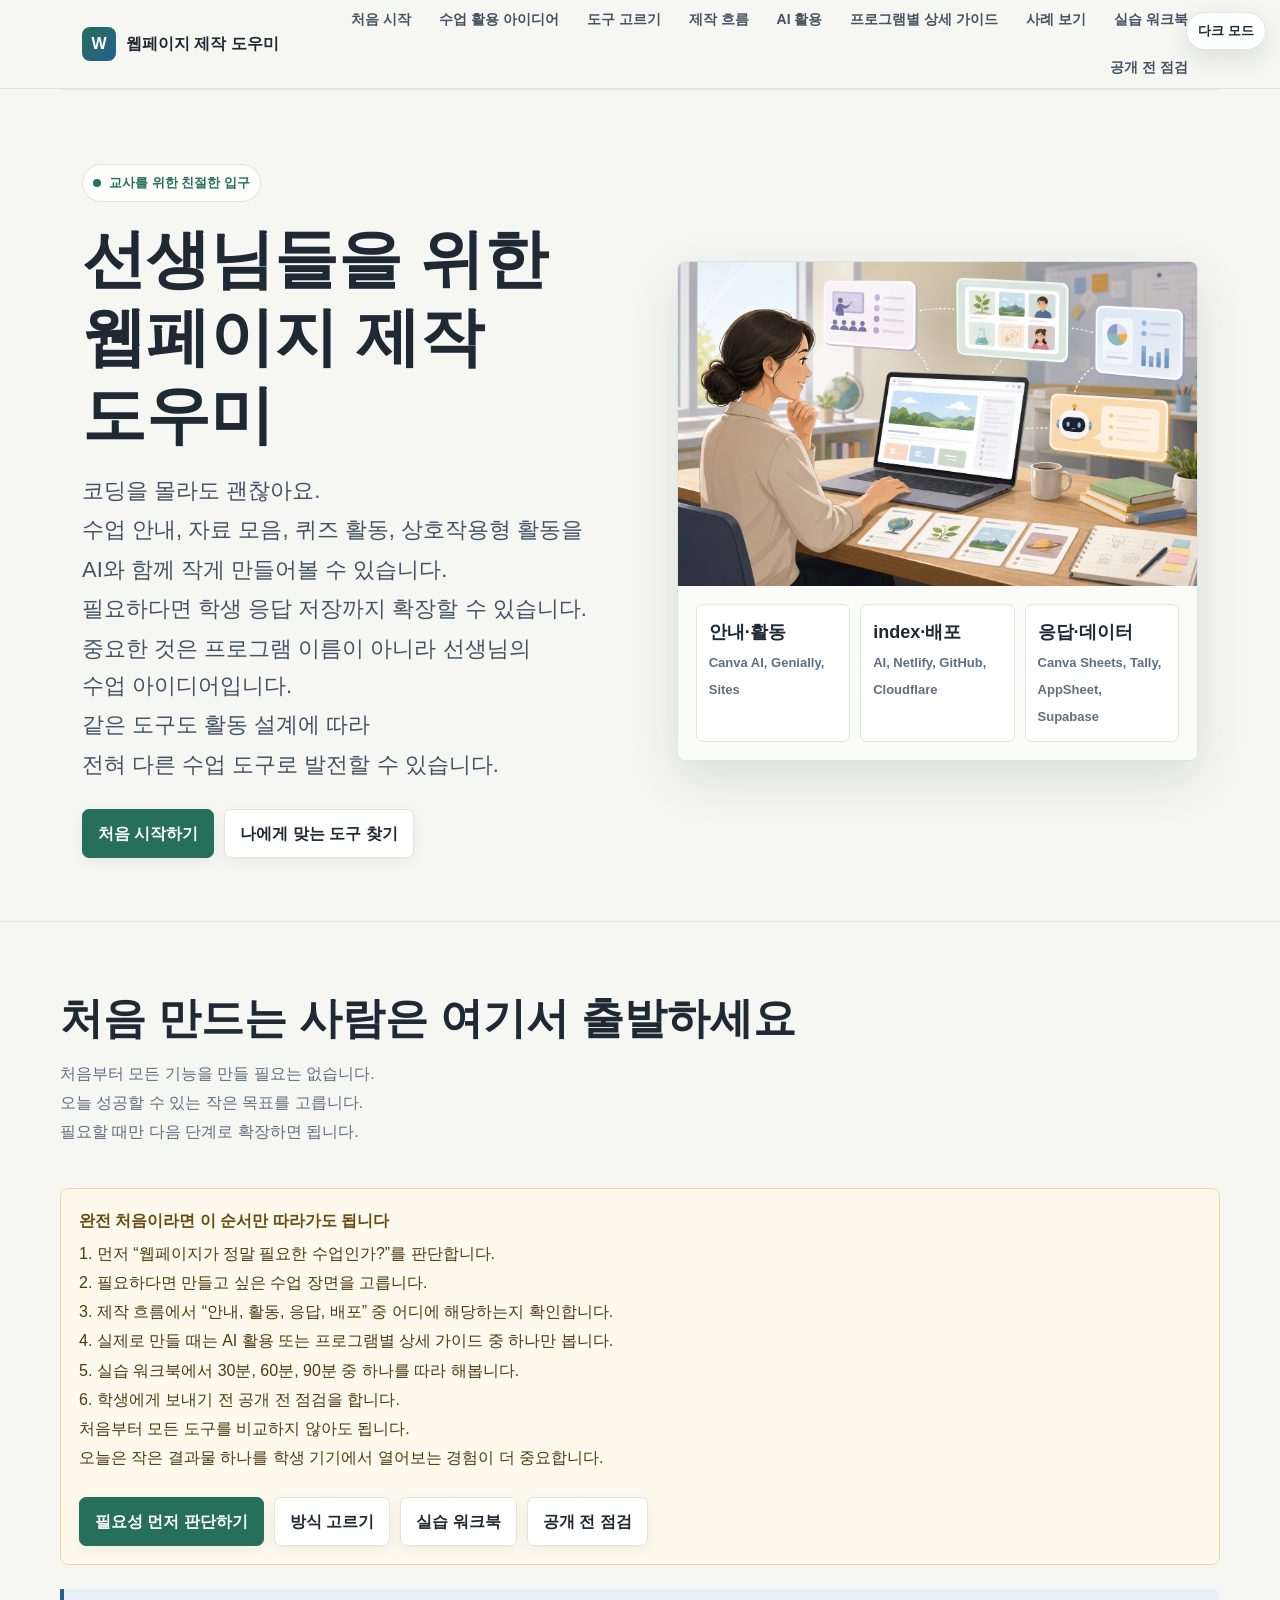
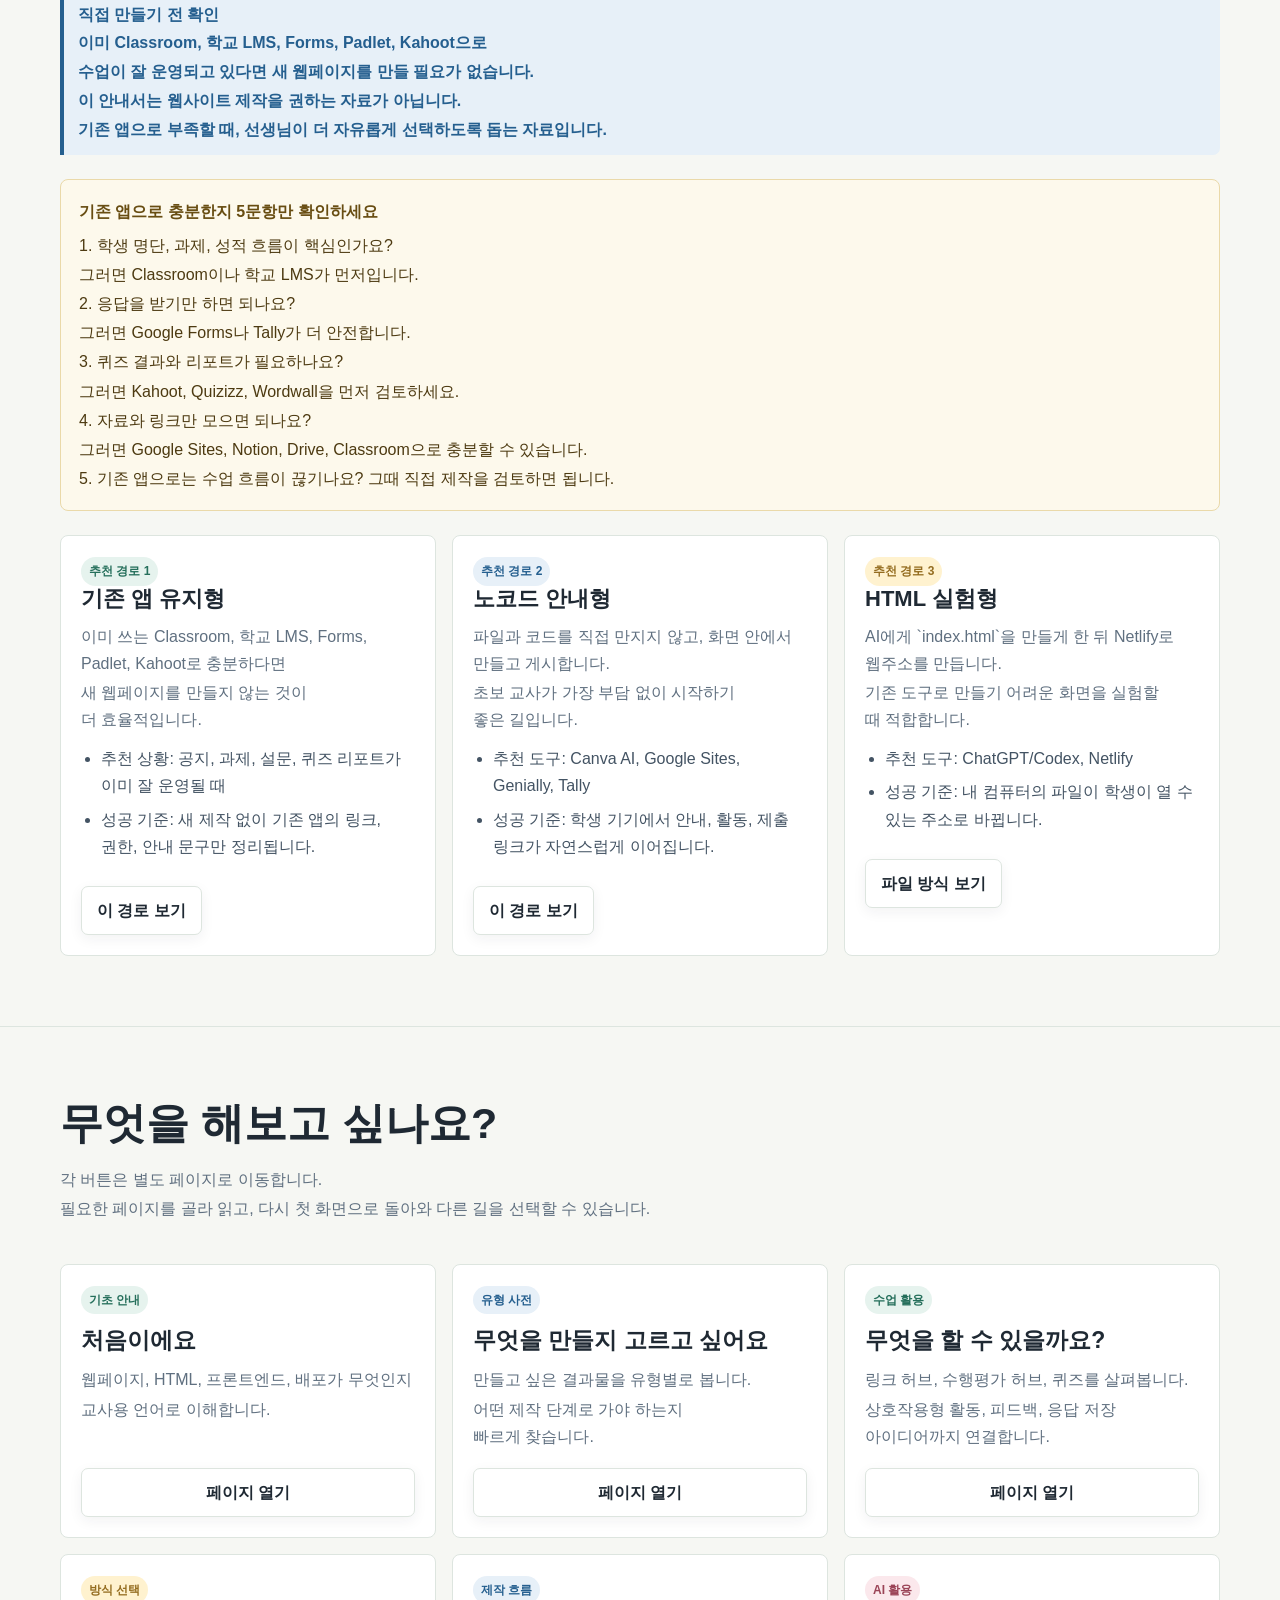
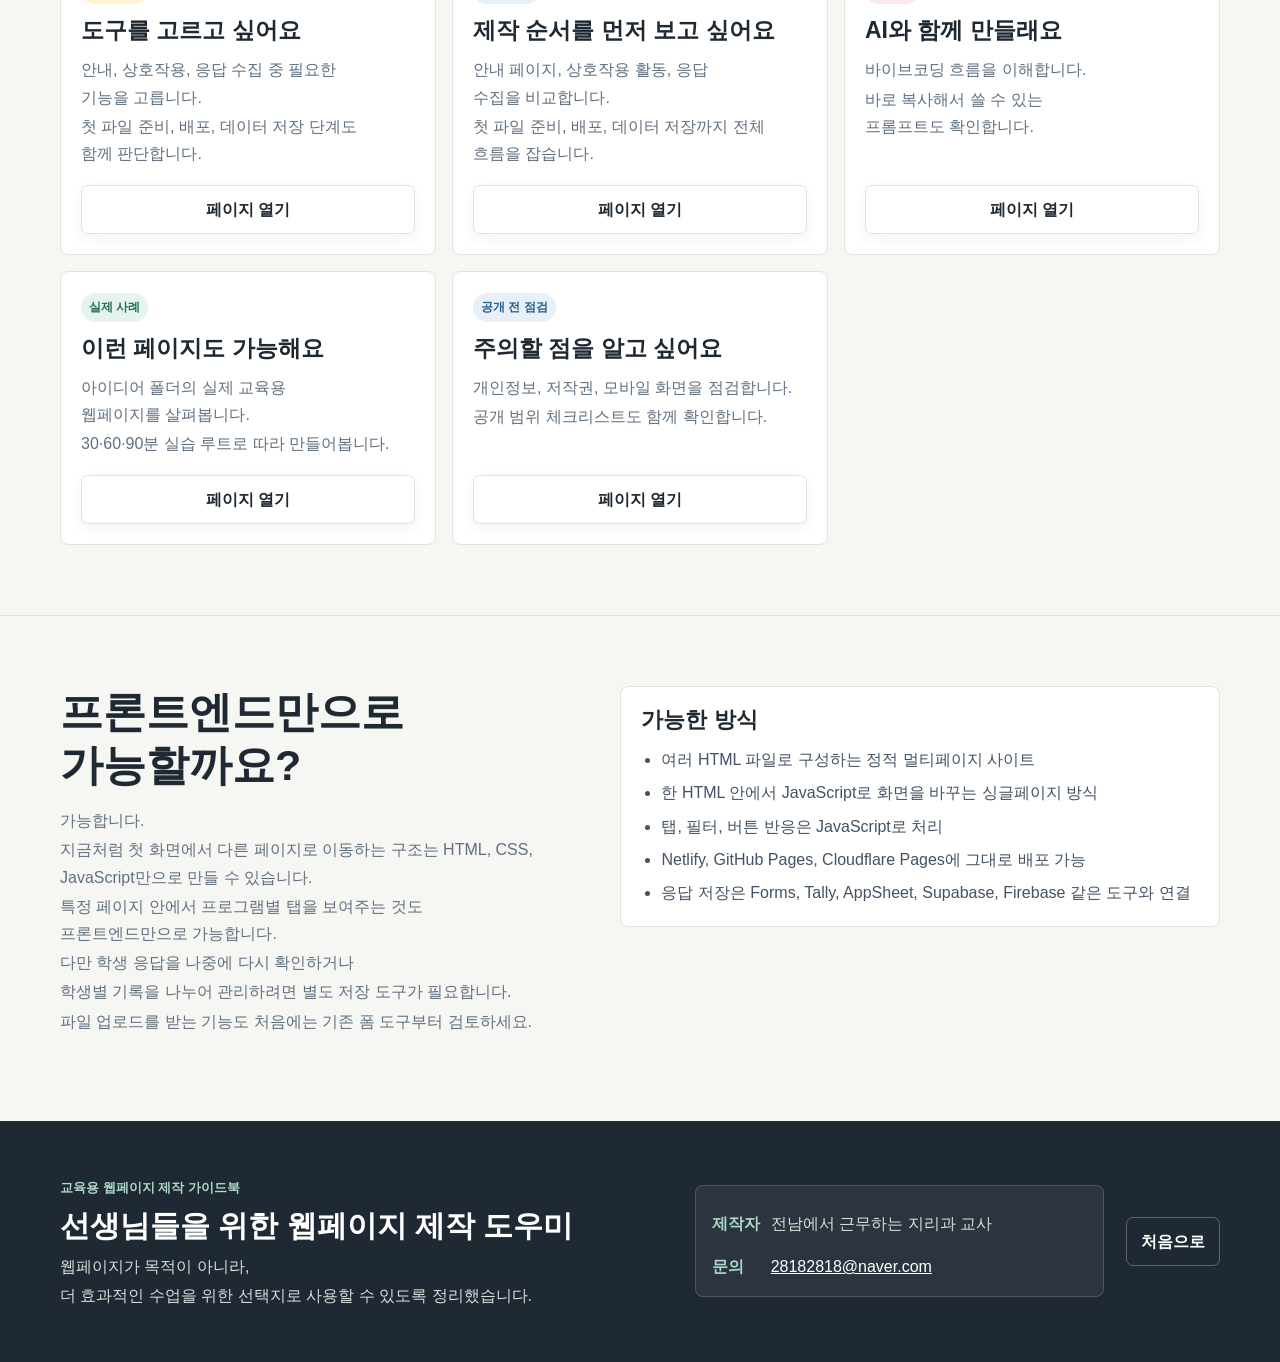
<file: index.html>
<!DOCTYPE html>
<html lang="ko">
<head>
  <meta charset="UTF-8" />
  <meta name="viewport" content="width=device-width, initial-scale=1.0" />
  <title>선생님들을 위한 웹페이지 제작 도우미</title>
  <link rel="stylesheet" href="assets/styles.css?v=20260702-8" />
</head>
<body>
  <header class="site-header">
    <nav class="nav" aria-label="주요 메뉴">
      <a class="brand" href="index.html">
        <span class="brand-mark">W</span>
        <span>웹페이지 제작 도우미</span>
      </a>
      <div class="nav-links">
        <a href="pages/start.html">처음 시작</a>
        <a href="pages/ideas.html">수업 활용 아이디어</a>
        <a href="pages/choose.html">도구 고르기</a>
        <a href="pages/workflow.html">제작 흐름</a>
        <a href="pages/ai.html">AI 활용</a>
        <a href="pages/tools.html">프로그램별 상세 가이드</a>
        <a href="pages/cases.html">사례 보기</a>
        <a href="pages/practice.html">실습 워크북</a>
        <a href="pages/check.html">공개 전 점검</a>
      </div>
    </nav>
  </header>

  <main>
    <section class="hero">
      <div>
        <span class="eyebrow">교사를 위한 친절한 입구</span>
        <h1>선생님들을 위한 웹페이지 제작 도우미</h1>
        <p class="lead">
          <span class="line-break">코딩을 몰라도 괜찮아요.</span>
          <span class="line-break">수업 안내, 자료 모음, 퀴즈 활동, 상호작용형 활동을</span>
          <span class="line-break">AI와 함께 작게 만들어볼 수 있습니다.</span>
          <span class="line-break">필요하다면 학생 응답 저장까지 확장할 수 있습니다.</span>
          <span class="line-break">중요한 것은 프로그램 이름이 아니라 선생님의 수업 아이디어입니다.</span>
          <span class="line-break">같은 도구도 활동 설계에 따라</span>
          <span class="line-break">전혀 다른 수업 도구로 발전할 수 있습니다.</span>
        </p>
        <div class="hero-actions">
          <a class="btn primary" href="pages/start.html">처음 시작하기</a>
          <a class="btn" href="pages/choose.html">나에게 맞는 도구 찾기</a>
        </div>
      </div>
      <aside class="hero-panel" aria-label="교육용 웹페이지 제작 안내 이미지">
        <img src="assets/teacher-web-guide-hero.png" alt="노트북으로 교육용 웹페이지를 구성하는 교사의 일러스트" />
        <div class="hero-note">
          <div class="mini-stat">
            <strong>안내·활동</strong>
            <span>Canva AI, Genially, Sites</span>
          </div>
          <div class="mini-stat">
            <strong>index·배포</strong>
            <span>AI, Netlify, GitHub, Cloudflare</span>
          </div>
          <div class="mini-stat">
            <strong>응답·데이터</strong>
            <span>Canva Sheets, Tally, AppSheet, Supabase</span>
          </div>
        </div>
      </aside>
    </section>

    <section>
      <div class="section-inner">
        <div class="section-head">
          <div>
            <h2>처음 만드는 사람은 여기서 출발하세요</h2>
            <p>
              <span class="line-break">처음부터 모든 기능을 만들 필요는 없습니다.</span>
              <span class="line-break">오늘 성공할 수 있는 작은 목표를 고릅니다.</span>
              <span class="line-break">필요할 때만 다음 단계로 확장하면 됩니다.</span>
            </p>
          </div>
        </div>

        <div class="callout">
          <strong>완전 처음이라면 이 순서만 따라가도 됩니다</strong>
          <span class="line-break">1. 먼저 “웹페이지가 정말 필요한 수업인가?”를 판단합니다.</span>
          <span class="line-break">2. 필요하다면 만들고 싶은 수업 장면을 고릅니다.</span>
          <span class="line-break">3. 제작 흐름에서 “안내, 활동, 응답, 배포” 중 어디에 해당하는지 확인합니다.</span>
          <span class="line-break">4. 실제로 만들 때는 AI 활용 또는 프로그램별 상세 가이드 중 하나만 봅니다.</span>
          <span class="line-break">5. 실습 워크북에서 30분, 60분, 90분 중 하나를 따라 해봅니다.</span>
          <span class="line-break">6. 학생에게 보내기 전 공개 전 점검을 합니다.</span>
          <span class="line-break">처음부터 모든 도구를 비교하지 않아도 됩니다.</span>
          <span class="line-break">오늘은 작은 결과물 하나를 학생 기기에서 열어보는 경험이 더 중요합니다.</span>
          <div class="actions">
            <a class="btn primary" href="pages/start.html#need-check">필요성 먼저 판단하기</a>
            <a class="btn" href="pages/choose.html#method">방식 고르기</a>
            <a class="btn" href="pages/practice.html">실습 워크북</a>
            <a class="btn" href="pages/check.html">공개 전 점검</a>
          </div>
        </div>

        <div class="mini-note">
          <strong>직접 만들기 전 확인</strong>
          <span class="line-break">이미 Classroom, 학교 LMS, Forms, Padlet, Kahoot으로</span>
          <span class="line-break">수업이 잘 운영되고 있다면 새 웹페이지를 만들 필요가 없습니다.</span>
          <span class="line-break">이 안내서는 웹사이트 제작을 권하는 자료가 아닙니다.</span>
          <span class="line-break">기존 앱으로 부족할 때, 선생님이 더 자유롭게 선택하도록 돕는 자료입니다.</span>
        </div>

        <div class="callout">
          <strong>기존 앱으로 충분한지 5문항만 확인하세요</strong>
          <span class="line-break">1. 학생 명단, 과제, 성적 흐름이 핵심인가요?</span>
          <span class="line-break">그러면 Classroom이나 학교 LMS가 먼저입니다.</span>
          <span class="line-break">2. 응답을 받기만 하면 되나요?</span>
          <span class="line-break">그러면 Google Forms나 Tally가 더 안전합니다.</span>
          <span class="line-break">3. 퀴즈 결과와 리포트가 필요하나요?</span>
          <span class="line-break">그러면 Kahoot, Quizizz, Wordwall을 먼저 검토하세요.</span>
          <span class="line-break">4. 자료와 링크만 모으면 되나요?</span>
          <span class="line-break">그러면 Google Sites, Notion, Drive, Classroom으로 충분할 수 있습니다.</span>
          <span class="line-break">5. 기존 앱으로는 수업 흐름이 끊기나요? 그때 직접 제작을 검토하면 됩니다.</span>
        </div>

        <div class="template-grid">
          <article class="card">
            <span class="badge">추천 경로 1</span>
            <h3>기존 앱 유지형</h3>
            <p>
              <span class="line-break">이미 쓰는 Classroom, 학교 LMS, Forms, Padlet, Kahoot로 충분하다면</span>
              <span class="line-break">새 웹페이지를 만들지 않는 것이 더 효율적입니다.</span>
            </p>
            <ul>
              <li>추천 상황: 공지, 과제, 설문, 퀴즈 리포트가 이미 잘 운영될 때</li>
              <li>성공 기준: 새 제작 없이 기존 앱의 링크, 권한, 안내 문구만 정리됩니다.</li>
            </ul>
            <div class="actions"><a class="btn" href="pages/choose.html#starter-paths">이 경로 보기</a></div>
          </article>

          <article class="card blue">
            <span class="badge">추천 경로 2</span>
            <h3>노코드 안내형</h3>
            <p>
              <span class="line-break">파일과 코드를 직접 만지지 않고, 화면 안에서 만들고 게시합니다.</span>
              <span class="line-break">초보 교사가 가장 부담 없이 시작하기 좋은 길입니다.</span>
            </p>
            <ul>
              <li>추천 도구: Canva AI, Google Sites, Genially, Tally</li>
              <li>성공 기준: 학생 기기에서 안내, 활동, 제출 링크가 자연스럽게 이어집니다.</li>
            </ul>
            <div class="actions"><a class="btn" href="pages/choose.html#starter-paths">이 경로 보기</a></div>
          </article>

          <article class="card gold">
            <span class="badge">추천 경로 3</span>
            <h3>HTML 실험형</h3>
            <p>
              <span class="line-break">AI에게 `index.html`을 만들게 한 뒤 Netlify로 웹주소를 만듭니다.</span>
              <span class="line-break">기존 도구로 만들기 어려운 화면을 실험할 때 적합합니다.</span>
            </p>
            <ul>
              <li>추천 도구: ChatGPT/Codex, Netlify</li>
              <li>성공 기준: 내 컴퓨터의 파일이 학생이 열 수 있는 주소로 바뀝니다.</li>
            </ul>
            <div class="actions"><a class="btn" href="pages/workflow.html#html-file-basics">파일 방식 보기</a></div>
          </article>
        </div>
      </div>
    </section>

    <section>
      <div class="section-inner">
        <div class="section-head">
          <div>
            <h2>무엇을 해보고 싶나요?</h2>
            <p>
              <span class="line-break">각 버튼은 별도 페이지로 이동합니다.</span>
              <span class="line-break">필요한 페이지를 골라 읽고, 다시 첫 화면으로 돌아와 다른 길을 선택할 수 있습니다.</span>
            </p>
          </div>
        </div>

        <div class="home-grid">
          <a class="home-card" href="pages/start.html">
            <div>
              <span class="badge">기초 안내</span>
              <strong>처음이에요</strong>
              <p>
                <span class="line-break">웹페이지, HTML, 프론트엔드, 배포가 무엇인지</span>
                <span class="line-break">교사용 언어로 이해합니다.</span>
              </p>
            </div>
            <span class="btn">페이지 열기</span>
          </a>

          <a class="home-card blue" href="pages/types.html">
            <div>
              <span class="badge">유형 사전</span>
              <strong>무엇을 만들지 고르고 싶어요</strong>
              <p>
                <span class="line-break">만들고 싶은 결과물을 유형별로 봅니다.</span>
                <span class="line-break">어떤 제작 단계로 가야 하는지 빠르게 찾습니다.</span>
              </p>
            </div>
            <span class="btn">페이지 열기</span>
          </a>

          <a class="home-card" href="pages/ideas.html">
            <div>
              <span class="badge">수업 활용</span>
              <strong>무엇을 할 수 있을까요?</strong>
              <p>
                <span class="line-break">링크 허브, 수행평가 허브, 퀴즈를 살펴봅니다.</span>
                <span class="line-break">상호작용형 활동, 피드백, 응답 저장 아이디어까지 연결합니다.</span>
              </p>
            </div>
            <span class="btn">페이지 열기</span>
          </a>

          <a class="home-card gold" href="pages/choose.html">
            <div>
              <span class="badge">방식 선택</span>
              <strong>도구를 고르고 싶어요</strong>
              <p>
                <span class="line-break">안내, 상호작용, 응답 수집 중 필요한 기능을 고릅니다.</span>
                <span class="line-break">첫 파일 준비, 배포, 데이터 저장 단계도 함께 판단합니다.</span>
              </p>
            </div>
            <span class="btn">페이지 열기</span>
          </a>

          <a class="home-card blue" href="pages/workflow.html">
            <div>
              <span class="badge">제작 흐름</span>
              <strong>제작 순서를 먼저 보고 싶어요</strong>
              <p>
                <span class="line-break">안내 페이지, 상호작용 활동, 응답 수집을 비교합니다.</span>
                <span class="line-break">첫 파일 준비, 배포, 데이터 저장까지 전체 흐름을 잡습니다.</span>
              </p>
            </div>
            <span class="btn">페이지 열기</span>
          </a>
          <a class="home-card rose" href="pages/ai.html">
            <div>
              <span class="badge">AI 활용</span>
              <strong>AI와 함께 만들래요</strong>
            <p>
              <span class="line-break">바이브코딩 흐름을 이해합니다.</span>
              <span class="line-break">바로 복사해서 쓸 수 있는 프롬프트도 확인합니다.</span>
            </p>
            </div>
            <span class="btn">페이지 열기</span>
          </a>

          <a class="home-card" href="pages/cases.html">
            <div>
              <span class="badge">실제 사례</span>
              <strong>이런 페이지도 가능해요</strong>
              <p>
                <span class="line-break">아이디어 폴더의 실제 교육용 웹페이지를 살펴봅니다.</span>
                <span class="line-break">30·60·90분 실습 루트로 따라 만들어봅니다.</span>
              </p>
            </div>
            <span class="btn">페이지 열기</span>
          </a>

          <a class="home-card blue" href="pages/check.html">
            <div>
              <span class="badge">공개 전 점검</span>
              <strong>주의할 점을 알고 싶어요</strong>
              <p>
                <span class="line-break">개인정보, 저작권, 모바일 화면을 점검합니다.</span>
                <span class="line-break">공개 범위 체크리스트도 함께 확인합니다.</span>
              </p>
            </div>
            <span class="btn">페이지 열기</span>
          </a>
        </div>
      </div>
    </section>

    <section>
      <div class="section-inner split">
        <div>
          <h2>프론트엔드만으로 가능할까요?</h2>
          <p class="muted">
            <span class="line-break">가능합니다.</span>
            <span class="line-break">지금처럼 첫 화면에서 다른 페이지로 이동하는 구조는 HTML, CSS, JavaScript만으로 만들 수 있습니다.</span>
            <span class="line-break">특정 페이지 안에서 프로그램별 탭을 보여주는 것도 프론트엔드만으로 가능합니다.</span>
          <span class="line-break">다만 학생 응답을 나중에 다시 확인하거나</span>
          <span class="line-break">학생별 기록을 나누어 관리하려면 별도 저장 도구가 필요합니다.</span>
          <span class="line-break">파일 업로드를 받는 기능도 처음에는 기존 폼 도구부터 검토하세요.</span>
          </p>
        </div>
        <div class="card">
          <h3>가능한 방식</h3>
          <ul>
            <li>여러 HTML 파일로 구성하는 정적 멀티페이지 사이트</li>
            <li>한 HTML 안에서 JavaScript로 화면을 바꾸는 싱글페이지 방식</li>
            <li>탭, 필터, 버튼 반응은 JavaScript로 처리</li>
            <li>Netlify, GitHub Pages, Cloudflare Pages에 그대로 배포 가능</li>
            <li>응답 저장은 Forms, Tally, AppSheet, Supabase, Firebase 같은 도구와 연결</li>
          </ul>
        </div>
      </div>
    </section>
  </main>

  <footer class="footer">
    <div class="footer-inner">
      <div class="footer-main">
        <span class="footer-kicker">교육용 웹페이지 제작 가이드북</span>
        <strong class="footer-title">선생님들을 위한 웹페이지 제작 도우미</strong>
        <p>
          <span class="line-break">웹페이지가 목적이 아니라,</span>
          <span class="line-break">더 효과적인 수업을 위한 선택지로 사용할 수 있도록 정리했습니다.</span>
        </p>
      </div>
      <div class="footer-meta">
        <p><span>제작자</span> 전남에서 근무하는 지리과 교사</p>
        <p><span>문의</span> <a href="mailto:28182818@naver.com">28182818@naver.com</a></p>
      </div>
      <a class="footer-home" href="index.html">처음으로</a>
    </div>
  </footer>
  <script src="assets/app.js?v=20260702-8"></script>
</body>
</html>
</file>
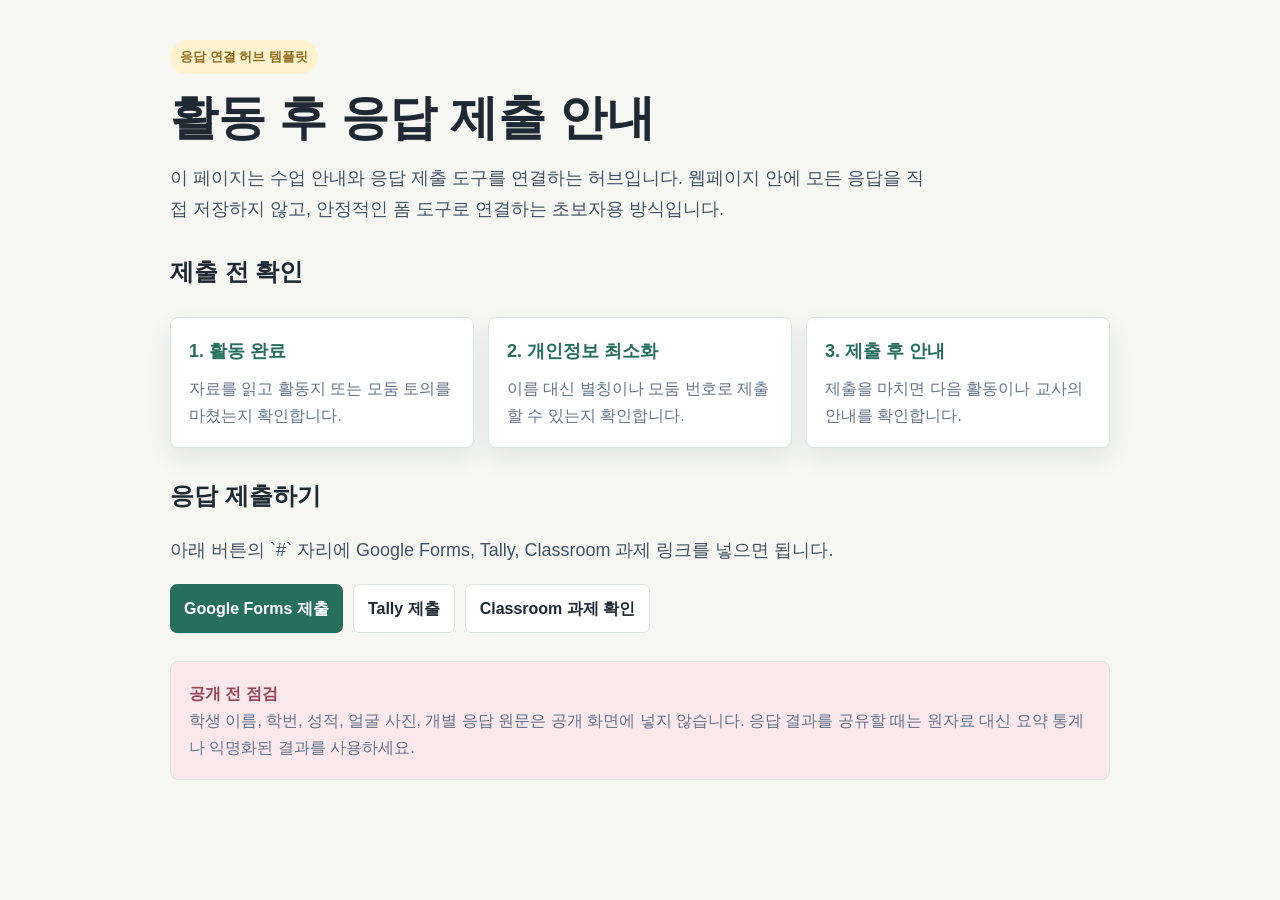
<file: templates/form-hub/index.html>
<!DOCTYPE html>
<html lang="ko">
<head>
  <meta charset="UTF-8" />
  <meta name="viewport" content="width=device-width, initial-scale=1.0" />
  <title>응답 연결 허브 템플릿</title>
  <style>
    :root {
      --bg: #f6f7f3;
      --paper: #ffffff;
      --ink: #1f2933;
      --muted: #64748b;
      --line: #dde5df;
      --green: #256f5b;
      --blue: #255f8f;
      --gold: #946c1f;
      --rose: #9b4457;
    }

    * {
      box-sizing: border-box;
    }

    body {
      margin: 0;
      font-family: -apple-system, BlinkMacSystemFont, "Segoe UI", "Noto Sans KR", sans-serif;
      background: var(--bg);
      color: var(--ink);
      line-height: 1.7;
    }

    main {
      max-width: 980px;
      margin: 0 auto;
      padding: 40px 20px 60px;
    }

    .badge {
      display: inline-flex;
      padding: 6px 10px;
      border-radius: 999px;
      background: #fff2cf;
      color: var(--gold);
      font-size: 13px;
      font-weight: 800;
    }

    h1 {
      margin: 16px 0 10px;
      font-size: clamp(30px, 5vw, 48px);
      line-height: 1.15;
    }

    h2 {
      margin: 0 0 12px;
      font-size: 24px;
    }

    .lead {
      color: #435363;
      font-size: 18px;
      max-width: 760px;
    }

    .grid {
      display: grid;
      grid-template-columns: repeat(3, minmax(0, 1fr));
      gap: 14px;
      margin-top: 24px;
    }

    .card,
    .warning {
      border: 1px solid var(--line);
      border-radius: 8px;
      background: var(--paper);
      padding: 18px;
      box-shadow: 0 10px 24px rgba(31, 41, 51, 0.08);
    }

    .card strong {
      display: block;
      color: var(--green);
      margin-bottom: 8px;
      font-size: 18px;
    }

    .card p,
    .warning p {
      margin: 0;
      color: var(--muted);
    }

    section {
      margin-top: 28px;
    }

    .button-row {
      display: flex;
      flex-wrap: wrap;
      gap: 10px;
      margin-top: 16px;
    }

    a.button {
      display: inline-flex;
      align-items: center;
      justify-content: center;
      min-height: 44px;
      padding: 10px 14px;
      border-radius: 7px;
      background: var(--green);
      color: #fff;
      text-decoration: none;
      font-weight: 800;
    }

    a.button.secondary {
      background: var(--paper);
      color: var(--ink);
      border: 1px solid var(--line);
    }

    .warning {
      background: #fbe8ec;
      box-shadow: none;
    }

    .warning strong {
      color: var(--rose);
    }

    @media (max-width: 760px) {
      .grid {
        grid-template-columns: 1fr;
      }
    }
  </style>
</head>
<body>
  <main>
    <span class="badge">응답 연결 허브 템플릿</span>
    <h1>활동 후 응답 제출 안내</h1>
    <p class="lead">
      이 페이지는 수업 안내와 응답 제출 도구를 연결하는 허브입니다.
      웹페이지 안에 모든 응답을 직접 저장하지 않고, 안정적인 폼 도구로 연결하는 초보자용 방식입니다.
    </p>

    <section>
      <h2>제출 전 확인</h2>
      <div class="grid">
        <article class="card">
          <strong>1. 활동 완료</strong>
          <p>자료를 읽고 활동지 또는 모둠 토의를 마쳤는지 확인합니다.</p>
        </article>
        <article class="card">
          <strong>2. 개인정보 최소화</strong>
          <p>이름 대신 별칭이나 모둠 번호로 제출할 수 있는지 확인합니다.</p>
        </article>
        <article class="card">
          <strong>3. 제출 후 안내</strong>
          <p>제출을 마치면 다음 활동이나 교사의 안내를 확인합니다.</p>
        </article>
      </div>
    </section>

    <section>
      <h2>응답 제출하기</h2>
      <p class="lead">아래 버튼의 `#` 자리에 Google Forms, Tally, Classroom 과제 링크를 넣으면 됩니다.</p>
      <div class="button-row">
        <a class="button" href="#">Google Forms 제출</a>
        <a class="button secondary" href="#">Tally 제출</a>
        <a class="button secondary" href="#">Classroom 과제 확인</a>
      </div>
    </section>

    <section class="warning">
      <strong>공개 전 점검</strong>
      <p>
        학생 이름, 학번, 성적, 얼굴 사진, 개별 응답 원문은 공개 화면에 넣지 않습니다.
        응답 결과를 공유할 때는 원자료 대신 요약 통계나 익명화된 결과를 사용하세요.
      </p>
    </section>
  </main>
</body>
</html>
</file>
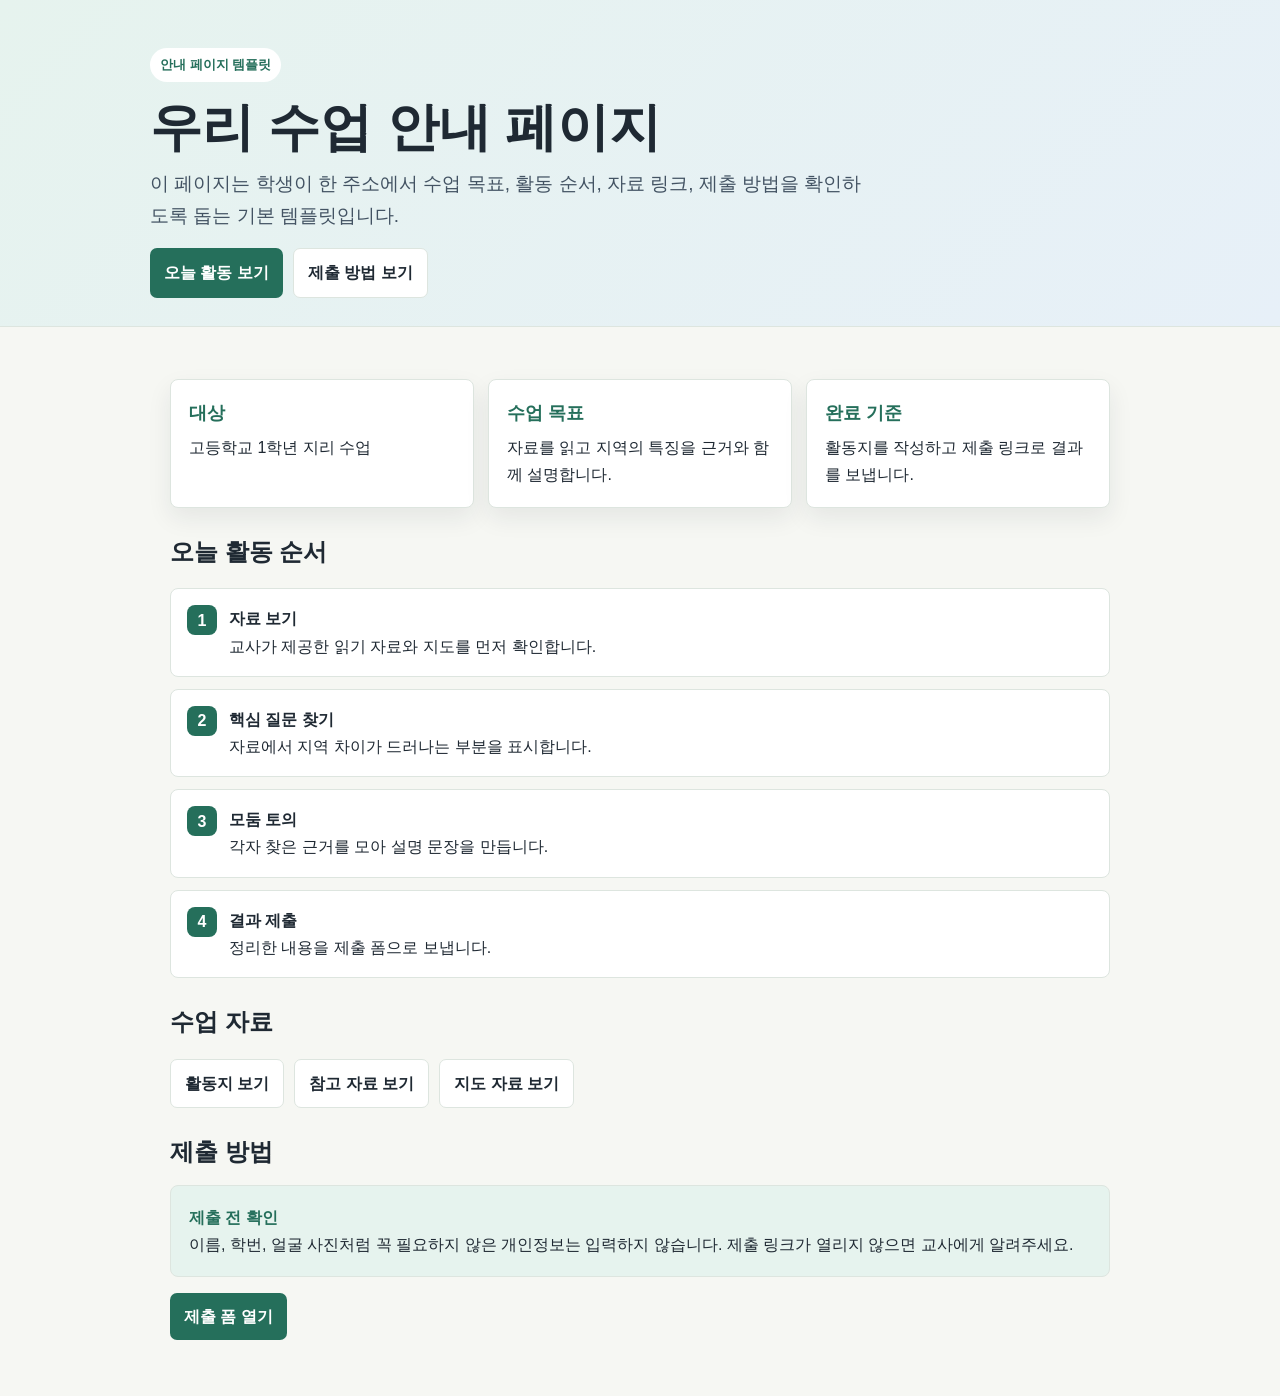
<file: templates/guide-page/index.html>
<!DOCTYPE html>
<html lang="ko">
<head>
  <meta charset="UTF-8" />
  <meta name="viewport" content="width=device-width, initial-scale=1.0" />
  <title>수업 안내 페이지 템플릿</title>
  <style>
    :root {
      --bg: #f6f7f3;
      --paper: #ffffff;
      --ink: #1f2933;
      --muted: #64748b;
      --line: #dde5df;
      --green: #256f5b;
      --blue: #255f8f;
      --gold: #946c1f;
      --soft: #e6f3ee;
    }

    * {
      box-sizing: border-box;
    }

    body {
      margin: 0;
      font-family: -apple-system, BlinkMacSystemFont, "Segoe UI", "Noto Sans KR", sans-serif;
      background: var(--bg);
      color: var(--ink);
      line-height: 1.7;
    }

    header {
      padding: 48px 20px 28px;
      background: linear-gradient(135deg, #e6f3ee, #e7f0f8);
      border-bottom: 1px solid var(--line);
    }

    main {
      max-width: 980px;
      margin: 0 auto;
      padding: 28px 20px 56px;
    }

    .hero {
      max-width: 980px;
      margin: 0 auto;
    }

    .badge {
      display: inline-flex;
      padding: 6px 10px;
      border-radius: 999px;
      background: var(--paper);
      color: var(--green);
      font-size: 13px;
      font-weight: 800;
    }

    h1 {
      margin: 16px 0 10px;
      font-size: clamp(30px, 5vw, 52px);
      line-height: 1.15;
    }

    h2 {
      margin: 0 0 12px;
      font-size: 24px;
    }

    p {
      margin: 0;
    }

    .lead {
      max-width: 720px;
      color: #435363;
      font-size: 19px;
    }

    .grid {
      display: grid;
      grid-template-columns: repeat(3, minmax(0, 1fr));
      gap: 14px;
      margin: 20px 0 0;
    }

    .card,
    .notice {
      border: 1px solid var(--line);
      border-radius: 8px;
      background: var(--paper);
      padding: 18px;
      box-shadow: 0 10px 24px rgba(31, 41, 51, 0.08);
    }

    .card strong {
      display: block;
      margin-bottom: 6px;
      color: var(--green);
      font-size: 18px;
    }

    section {
      margin-top: 24px;
    }

    .steps {
      display: grid;
      gap: 12px;
      padding: 0;
      list-style: none;
      counter-reset: step;
    }

    .steps li {
      counter-increment: step;
      border: 1px solid var(--line);
      border-radius: 8px;
      background: var(--paper);
      padding: 16px 16px 16px 58px;
      position: relative;
    }

    .steps li::before {
      content: counter(step);
      position: absolute;
      left: 16px;
      top: 16px;
      width: 30px;
      height: 30px;
      border-radius: 8px;
      background: var(--green);
      color: #fff;
      display: grid;
      place-items: center;
      font-weight: 900;
    }

    .button-row {
      display: flex;
      flex-wrap: wrap;
      gap: 10px;
      margin-top: 16px;
    }

    a.button {
      display: inline-flex;
      align-items: center;
      justify-content: center;
      min-height: 44px;
      padding: 10px 14px;
      border-radius: 7px;
      background: var(--green);
      color: #fff;
      text-decoration: none;
      font-weight: 800;
    }

    a.button.secondary {
      background: var(--paper);
      color: var(--ink);
      border: 1px solid var(--line);
    }

    .notice {
      background: var(--soft);
      box-shadow: none;
    }

    .notice strong {
      color: var(--green);
    }

    @media (max-width: 760px) {
      .grid {
        grid-template-columns: 1fr;
      }

      header {
        padding-top: 34px;
      }
    }
  </style>
</head>
<body>
  <header>
    <div class="hero">
      <span class="badge">안내 페이지 템플릿</span>
      <h1>우리 수업 안내 페이지</h1>
      <p class="lead">
        이 페이지는 학생이 한 주소에서 수업 목표, 활동 순서, 자료 링크, 제출 방법을 확인하도록 돕는 기본 템플릿입니다.
      </p>
      <div class="button-row">
        <a class="button" href="#steps">오늘 활동 보기</a>
        <a class="button secondary" href="#submit">제출 방법 보기</a>
      </div>
    </div>
  </header>

  <main>
    <section>
      <div class="grid">
        <article class="card">
          <strong>대상</strong>
          <p>고등학교 1학년 지리 수업</p>
        </article>
        <article class="card">
          <strong>수업 목표</strong>
          <p>자료를 읽고 지역의 특징을 근거와 함께 설명합니다.</p>
        </article>
        <article class="card">
          <strong>완료 기준</strong>
          <p>활동지를 작성하고 제출 링크로 결과를 보냅니다.</p>
        </article>
      </div>
    </section>

    <section id="steps">
      <h2>오늘 활동 순서</h2>
      <ol class="steps">
        <li><strong>자료 보기</strong><br />교사가 제공한 읽기 자료와 지도를 먼저 확인합니다.</li>
        <li><strong>핵심 질문 찾기</strong><br />자료에서 지역 차이가 드러나는 부분을 표시합니다.</li>
        <li><strong>모둠 토의</strong><br />각자 찾은 근거를 모아 설명 문장을 만듭니다.</li>
        <li><strong>결과 제출</strong><br />정리한 내용을 제출 폼으로 보냅니다.</li>
      </ol>
    </section>

    <section>
      <h2>수업 자료</h2>
      <div class="button-row">
        <a class="button secondary" href="#">활동지 보기</a>
        <a class="button secondary" href="#">참고 자료 보기</a>
        <a class="button secondary" href="#">지도 자료 보기</a>
      </div>
    </section>

    <section id="submit">
      <h2>제출 방법</h2>
      <div class="notice">
        <strong>제출 전 확인</strong>
        <p>이름, 학번, 얼굴 사진처럼 꼭 필요하지 않은 개인정보는 입력하지 않습니다. 제출 링크가 열리지 않으면 교사에게 알려주세요.</p>
      </div>
      <div class="button-row">
        <a class="button" href="#">제출 폼 열기</a>
      </div>
    </section>
  </main>
</body>
</html>
</file>
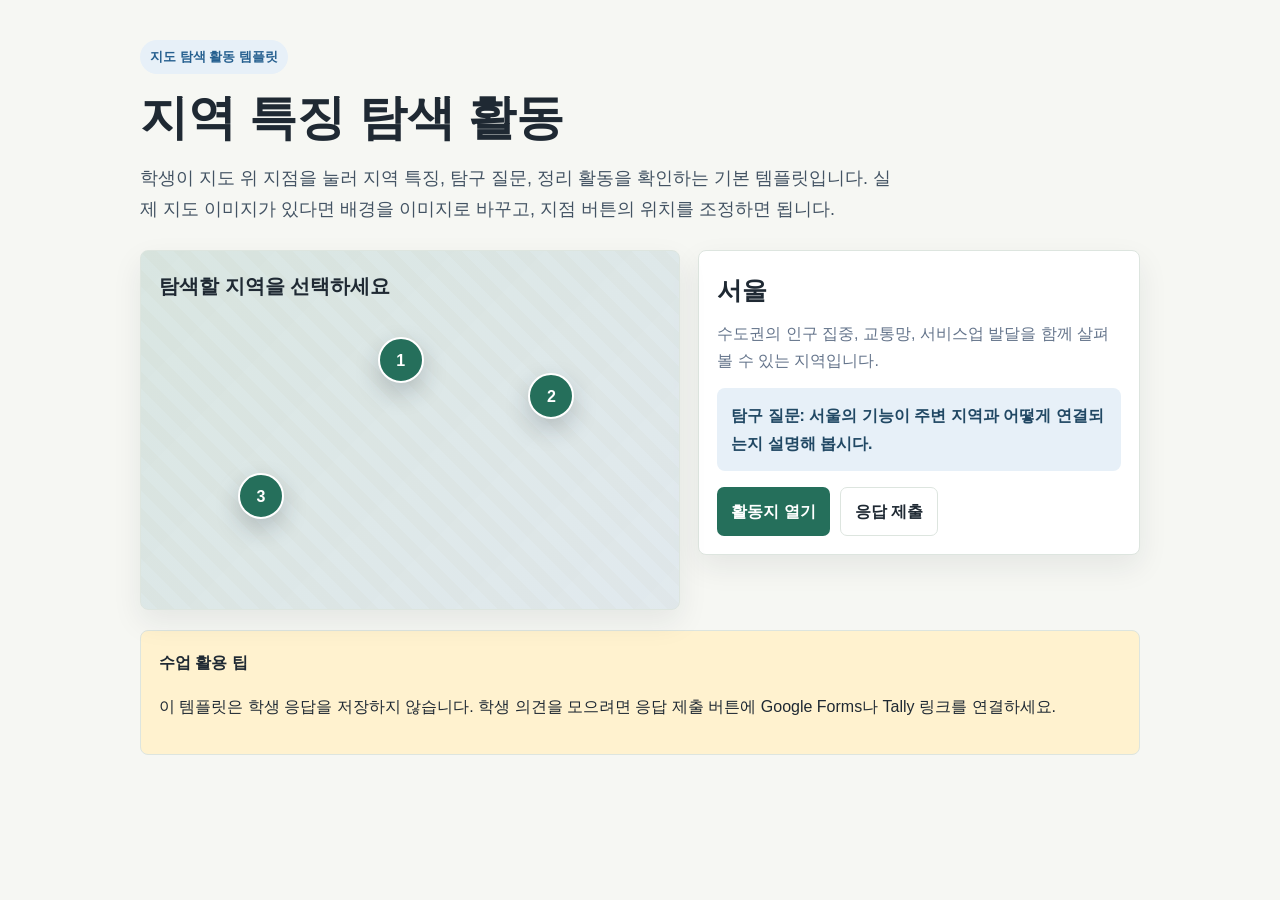
<file: templates/map-activity/index.html>
<!DOCTYPE html>
<html lang="ko">
<head>
  <meta charset="UTF-8" />
  <meta name="viewport" content="width=device-width, initial-scale=1.0" />
  <title>지도 탐색 활동 템플릿</title>
  <style>
    :root {
      --bg: #f6f7f3;
      --paper: #ffffff;
      --ink: #1f2933;
      --muted: #64748b;
      --line: #dde5df;
      --green: #256f5b;
      --blue: #255f8f;
      --gold: #946c1f;
      --soft: #e7f0f8;
    }

    * {
      box-sizing: border-box;
    }

    body {
      margin: 0;
      font-family: -apple-system, BlinkMacSystemFont, "Segoe UI", "Noto Sans KR", sans-serif;
      background: var(--bg);
      color: var(--ink);
      line-height: 1.7;
    }

    main {
      max-width: 1040px;
      margin: 0 auto;
      padding: 40px 20px 60px;
    }

    .badge {
      display: inline-flex;
      padding: 6px 10px;
      border-radius: 999px;
      background: #e7f0f8;
      color: var(--blue);
      font-size: 13px;
      font-weight: 800;
    }

    h1 {
      margin: 16px 0 10px;
      font-size: clamp(30px, 5vw, 48px);
      line-height: 1.15;
    }

    .lead {
      max-width: 760px;
      color: #435363;
      font-size: 18px;
    }

    .layout {
      display: grid;
      grid-template-columns: 1.1fr 0.9fr;
      gap: 18px;
      margin-top: 26px;
      align-items: start;
    }

    .map-panel,
    .info-panel,
    .notice {
      border: 1px solid var(--line);
      border-radius: 8px;
      background: var(--paper);
      padding: 18px;
      box-shadow: 0 12px 30px rgba(31, 41, 51, 0.08);
    }

    .map-panel {
      min-height: 360px;
      position: relative;
      overflow: hidden;
      background:
        linear-gradient(135deg, rgba(37, 111, 91, 0.16), rgba(37, 95, 143, 0.12)),
        repeating-linear-gradient(45deg, rgba(255,255,255,0.7) 0 12px, rgba(255,255,255,0.28) 12px 24px);
    }

    .map-title {
      margin: 0 0 12px;
      font-size: 20px;
    }

    .marker {
      position: absolute;
      width: 46px;
      height: 46px;
      border: 2px solid #ffffff;
      border-radius: 50%;
      background: var(--green);
      color: #ffffff;
      font: inherit;
      font-weight: 900;
      cursor: pointer;
      box-shadow: 0 10px 24px rgba(31, 41, 51, 0.22);
    }

    .marker:hover,
    .marker:focus-visible {
      outline: 4px solid rgba(37, 111, 91, 0.26);
      transform: translateY(-1px);
    }

    .marker[data-place="jeju"] {
      left: 18%;
      top: 62%;
    }

    .marker[data-place="seoul"] {
      left: 44%;
      top: 24%;
    }

    .marker[data-place="gangneung"] {
      left: 72%;
      top: 34%;
    }

    .info-panel h2 {
      margin: 0 0 8px;
      font-size: 25px;
    }

    .info-panel p {
      margin: 0 0 14px;
      color: var(--muted);
    }

    .prompt {
      border-radius: 8px;
      background: var(--soft);
      padding: 14px;
      color: #214864;
      font-weight: 800;
    }

    .button-row {
      display: flex;
      flex-wrap: wrap;
      gap: 10px;
      margin-top: 16px;
    }

    a.button {
      display: inline-flex;
      align-items: center;
      justify-content: center;
      min-height: 44px;
      padding: 10px 14px;
      border-radius: 7px;
      background: var(--green);
      color: #ffffff;
      text-decoration: none;
      font-weight: 800;
    }

    a.button.secondary {
      background: var(--paper);
      color: var(--ink);
      border: 1px solid var(--line);
    }

    .notice {
      margin-top: 20px;
      box-shadow: none;
      background: #fff2cf;
    }

    @media (max-width: 780px) {
      .layout {
        grid-template-columns: 1fr;
      }

      .map-panel {
        min-height: 300px;
      }
    }
  </style>
</head>
<body>
  <main>
    <span class="badge">지도 탐색 활동 템플릿</span>
    <h1>지역 특징 탐색 활동</h1>
    <p class="lead">
      학생이 지도 위 지점을 눌러 지역 특징, 탐구 질문, 정리 활동을 확인하는 기본 템플릿입니다.
      실제 지도 이미지가 있다면 배경을 이미지로 바꾸고, 지점 버튼의 위치를 조정하면 됩니다.
    </p>

    <section class="layout">
      <div class="map-panel" aria-label="지역 선택 지도">
        <h2 class="map-title">탐색할 지역을 선택하세요</h2>
        <button class="marker" type="button" data-place="seoul" aria-label="서울 선택">1</button>
        <button class="marker" type="button" data-place="gangneung" aria-label="강릉 선택">2</button>
        <button class="marker" type="button" data-place="jeju" aria-label="제주 선택">3</button>
      </div>

      <article class="info-panel">
        <h2 id="place-title">서울</h2>
        <p id="place-desc">수도권의 인구 집중, 교통망, 서비스업 발달을 함께 살펴볼 수 있는 지역입니다.</p>
        <div class="prompt" id="place-question">탐구 질문: 서울의 기능이 주변 지역과 어떻게 연결되는지 설명해 봅시다.</div>
        <div class="button-row">
          <a class="button" href="#">활동지 열기</a>
          <a class="button secondary" href="#">응답 제출</a>
        </div>
      </article>
    </section>

    <section class="notice">
      <strong>수업 활용 팁</strong>
      <p>
        이 템플릿은 학생 응답을 저장하지 않습니다.
        학생 의견을 모으려면 응답 제출 버튼에 Google Forms나 Tally 링크를 연결하세요.
      </p>
    </section>
  </main>

  <script>
    const places = {
      seoul: {
        title: "서울",
        desc: "수도권의 인구 집중, 교통망, 서비스업 발달을 함께 살펴볼 수 있는 지역입니다.",
        question: "탐구 질문: 서울의 기능이 주변 지역과 어떻게 연결되는지 설명해 봅시다."
      },
      gangneung: {
        title: "강릉",
        desc: "동해안의 지형, 관광, 해양성 기후의 영향을 함께 탐색하기 좋은 지역입니다.",
        question: "탐구 질문: 강릉의 자연환경이 관광과 생활 모습에 어떤 영향을 주는지 설명해 봅시다."
      },
      jeju: {
        title: "제주",
        desc: "화산 지형, 해양성 기후, 관광 산업을 함께 연결해 볼 수 있는 지역입니다.",
        question: "탐구 질문: 제주의 자연환경이 산업과 지역 이미지 형성에 어떤 역할을 하는지 정리해 봅시다."
      }
    };

    const title = document.querySelector("#place-title");
    const desc = document.querySelector("#place-desc");
    const question = document.querySelector("#place-question");

    document.querySelectorAll(".marker").forEach((button) => {
      button.addEventListener("click", () => {
        const item = places[button.dataset.place];
        title.textContent = item.title;
        desc.textContent = item.desc;
        question.textContent = item.question;
      });
    });
  </script>
</body>
</html>
</file>
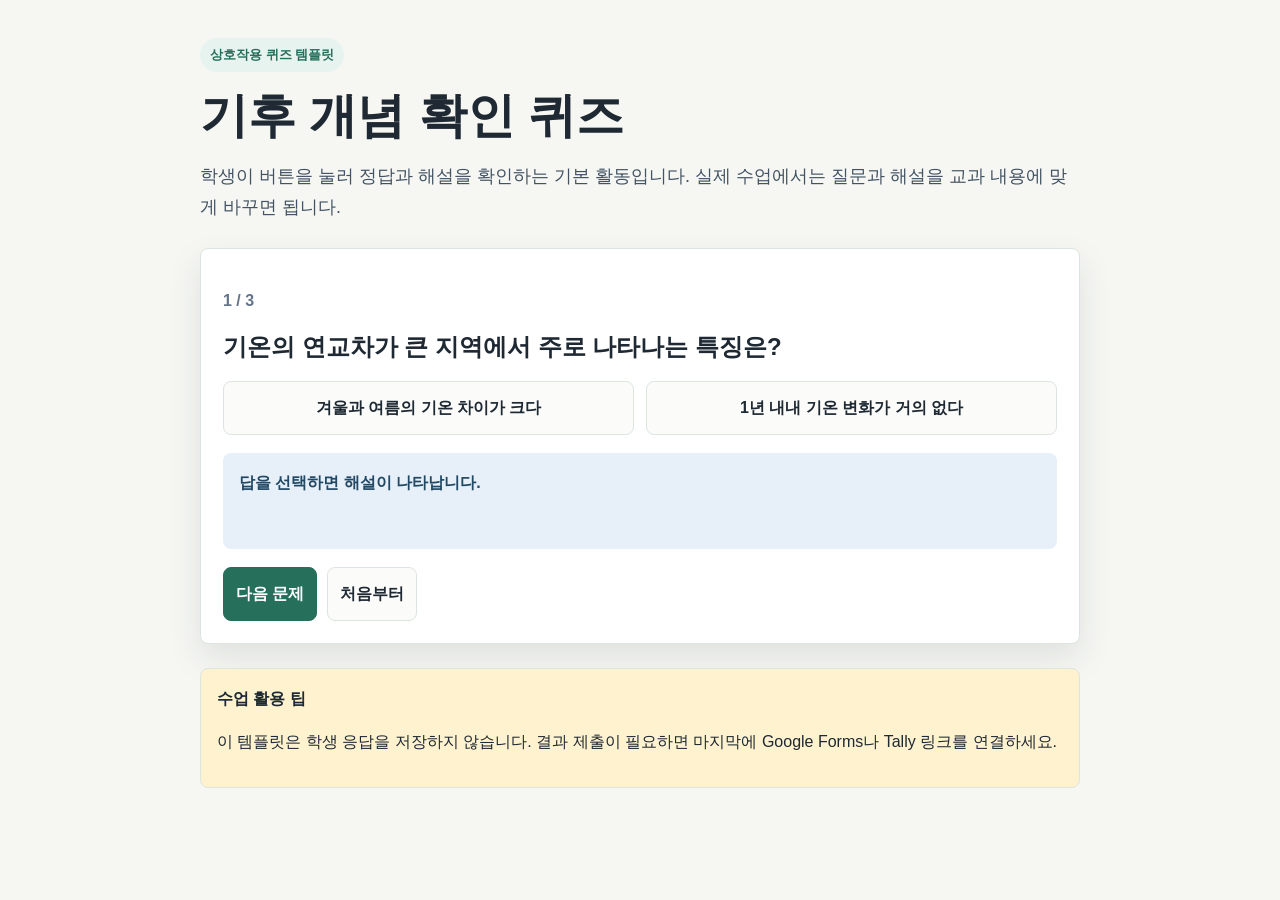
<file: templates/quiz-activity/index.html>
<!DOCTYPE html>
<html lang="ko">
<head>
  <meta charset="UTF-8" />
  <meta name="viewport" content="width=device-width, initial-scale=1.0" />
  <title>퀴즈 활동 템플릿</title>
  <style>
    :root {
      --bg: #f6f7f3;
      --paper: #ffffff;
      --ink: #1f2933;
      --muted: #64748b;
      --line: #dde5df;
      --green: #256f5b;
      --blue: #255f8f;
      --gold: #946c1f;
      --rose: #9b4457;
    }

    * {
      box-sizing: border-box;
    }

    body {
      margin: 0;
      font-family: -apple-system, BlinkMacSystemFont, "Segoe UI", "Noto Sans KR", sans-serif;
      background: var(--bg);
      color: var(--ink);
      line-height: 1.7;
    }

    main {
      max-width: 920px;
      margin: 0 auto;
      padding: 38px 20px 60px;
    }

    .badge {
      display: inline-flex;
      padding: 6px 10px;
      border-radius: 999px;
      background: #e6f3ee;
      color: var(--green);
      font-size: 13px;
      font-weight: 800;
    }

    h1 {
      margin: 16px 0 10px;
      font-size: clamp(30px, 5vw, 48px);
      line-height: 1.15;
    }

    .lead {
      color: #435363;
      font-size: 18px;
    }

    .quiz-card {
      margin-top: 26px;
      border: 1px solid var(--line);
      border-radius: 8px;
      background: var(--paper);
      padding: 22px;
      box-shadow: 0 14px 34px rgba(31, 41, 51, 0.1);
    }

    .question {
      margin: 0;
      font-size: 24px;
      line-height: 1.35;
    }

    .options {
      display: grid;
      grid-template-columns: repeat(2, minmax(0, 1fr));
      gap: 12px;
      margin-top: 18px;
    }

    button {
      min-height: 54px;
      border: 1px solid var(--line);
      border-radius: 8px;
      background: #fbfcfa;
      color: var(--ink);
      padding: 12px;
      font: inherit;
      font-weight: 800;
      cursor: pointer;
    }

    button:hover,
    button:focus-visible {
      outline: 3px solid rgba(37, 111, 91, 0.2);
      border-color: var(--green);
    }

    .feedback {
      min-height: 96px;
      margin-top: 18px;
      border-radius: 8px;
      background: #e7f0f8;
      padding: 16px;
      color: #214864;
      font-weight: 700;
    }

    .progress {
      margin-top: 16px;
      color: var(--muted);
      font-weight: 800;
    }

    .button-row {
      display: flex;
      flex-wrap: wrap;
      gap: 10px;
      margin-top: 18px;
    }

    .primary {
      background: var(--green);
      color: white;
      border-color: var(--green);
    }

    .notice {
      margin-top: 24px;
      border: 1px solid var(--line);
      border-radius: 8px;
      background: #fff2cf;
      padding: 16px;
    }

    @media (max-width: 700px) {
      .options {
        grid-template-columns: 1fr;
      }
    }
  </style>
</head>
<body>
  <main>
    <span class="badge">상호작용 퀴즈 템플릿</span>
    <h1>기후 개념 확인 퀴즈</h1>
    <p class="lead">
      학생이 버튼을 눌러 정답과 해설을 확인하는 기본 활동입니다.
      실제 수업에서는 질문과 해설을 교과 내용에 맞게 바꾸면 됩니다.
    </p>

    <section class="quiz-card" aria-live="polite">
      <p class="progress" id="progress">1 / 3</p>
      <h2 class="question" id="question">기온의 연교차가 큰 지역에서 주로 나타나는 특징은?</h2>
      <div class="options" id="options"></div>
      <div class="feedback" id="feedback">답을 선택하면 해설이 나타납니다.</div>
      <div class="button-row">
        <button class="primary" type="button" id="next">다음 문제</button>
        <button type="button" id="reset">처음부터</button>
      </div>
    </section>

    <section class="notice">
      <strong>수업 활용 팁</strong>
      <p>이 템플릿은 학생 응답을 저장하지 않습니다. 결과 제출이 필요하면 마지막에 Google Forms나 Tally 링크를 연결하세요.</p>
    </section>
  </main>

  <script>
    const quiz = [
      {
        question: "기온의 연교차가 큰 지역에서 주로 나타나는 특징은?",
        options: ["겨울과 여름의 기온 차이가 크다", "1년 내내 기온 변화가 거의 없다"],
        answer: 0,
        feedback: "맞습니다. 연교차는 1년 중 가장 더운 달과 가장 추운 달의 평균 기온 차이를 말합니다."
      },
      {
        question: "강수량 그래프를 볼 때 먼저 확인하면 좋은 것은?",
        options: ["비가 많이 오는 계절", "그래프의 색깔"],
        answer: 0,
        feedback: "맞습니다. 어느 계절에 비가 집중되는지 보면 기후 특징을 더 쉽게 파악할 수 있습니다."
      },
      {
        question: "학생 응답을 나중에 다시 확인하려면 무엇이 필요할까요?",
        options: ["저장 공간이나 제출 폼", "색이 예쁜 버튼"],
        answer: 0,
        feedback: "맞습니다. 화면에서 버튼이 움직이는 것과 응답이 저장되는 것은 다른 일입니다."
      }
    ];

    let current = 0;
    let answered = false;

    const progress = document.querySelector("#progress");
    const question = document.querySelector("#question");
    const options = document.querySelector("#options");
    const feedback = document.querySelector("#feedback");
    const next = document.querySelector("#next");
    const reset = document.querySelector("#reset");

    function renderQuestion() {
      const item = quiz[current];
      answered = false;
      progress.textContent = `${current + 1} / ${quiz.length}`;
      question.textContent = item.question;
      feedback.textContent = "답을 선택하면 해설이 나타납니다.";
      options.innerHTML = "";

      item.options.forEach((text, index) => {
        const button = document.createElement("button");
        button.type = "button";
        button.textContent = text;
        button.addEventListener("click", () => selectAnswer(index));
        options.appendChild(button);
      });
    }

    function selectAnswer(index) {
      if (answered) return;
      answered = true;
      const item = quiz[current];
      feedback.textContent = index === item.answer ? item.feedback : `다시 생각해 봅시다. ${item.feedback}`;
    }

    next.addEventListener("click", () => {
      current = (current + 1) % quiz.length;
      renderQuestion();
    });

    reset.addEventListener("click", () => {
      current = 0;
      renderQuestion();
    });

    renderQuestion();
  </script>
</body>
</html>
</file>
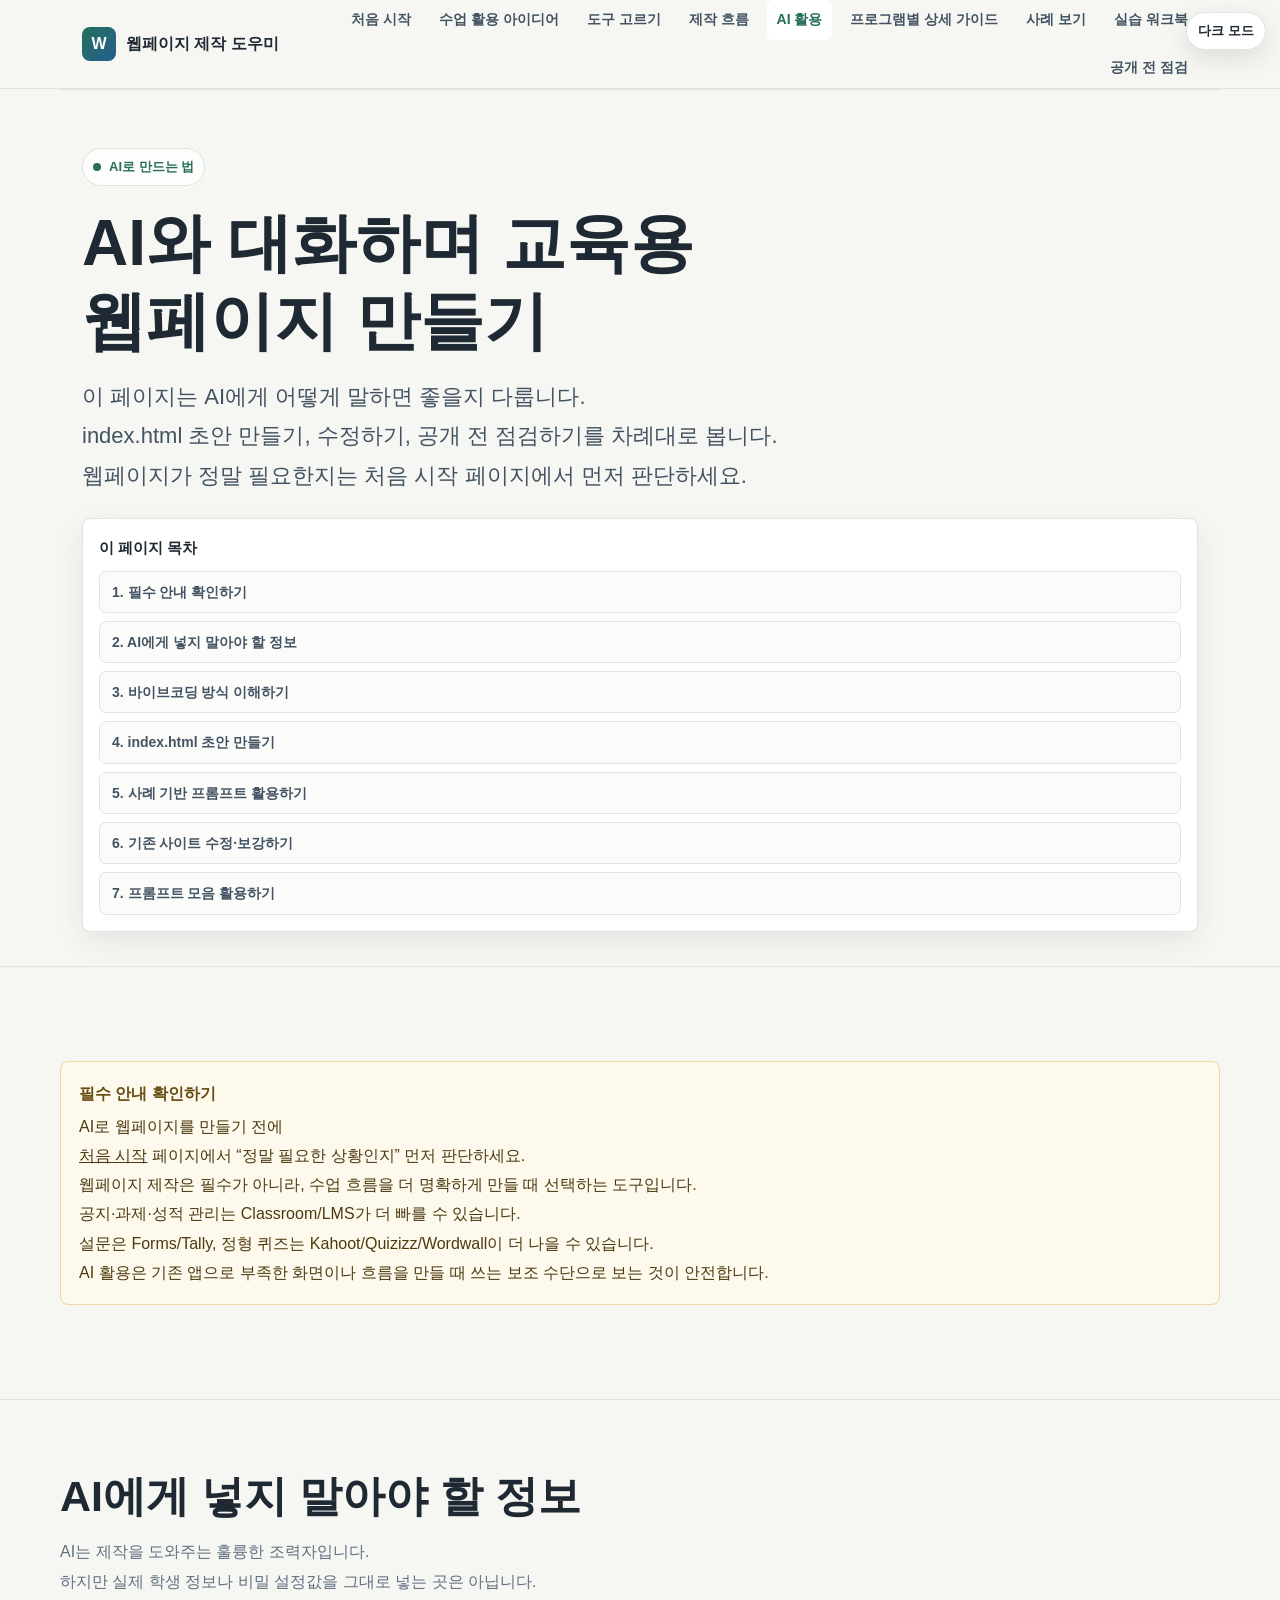
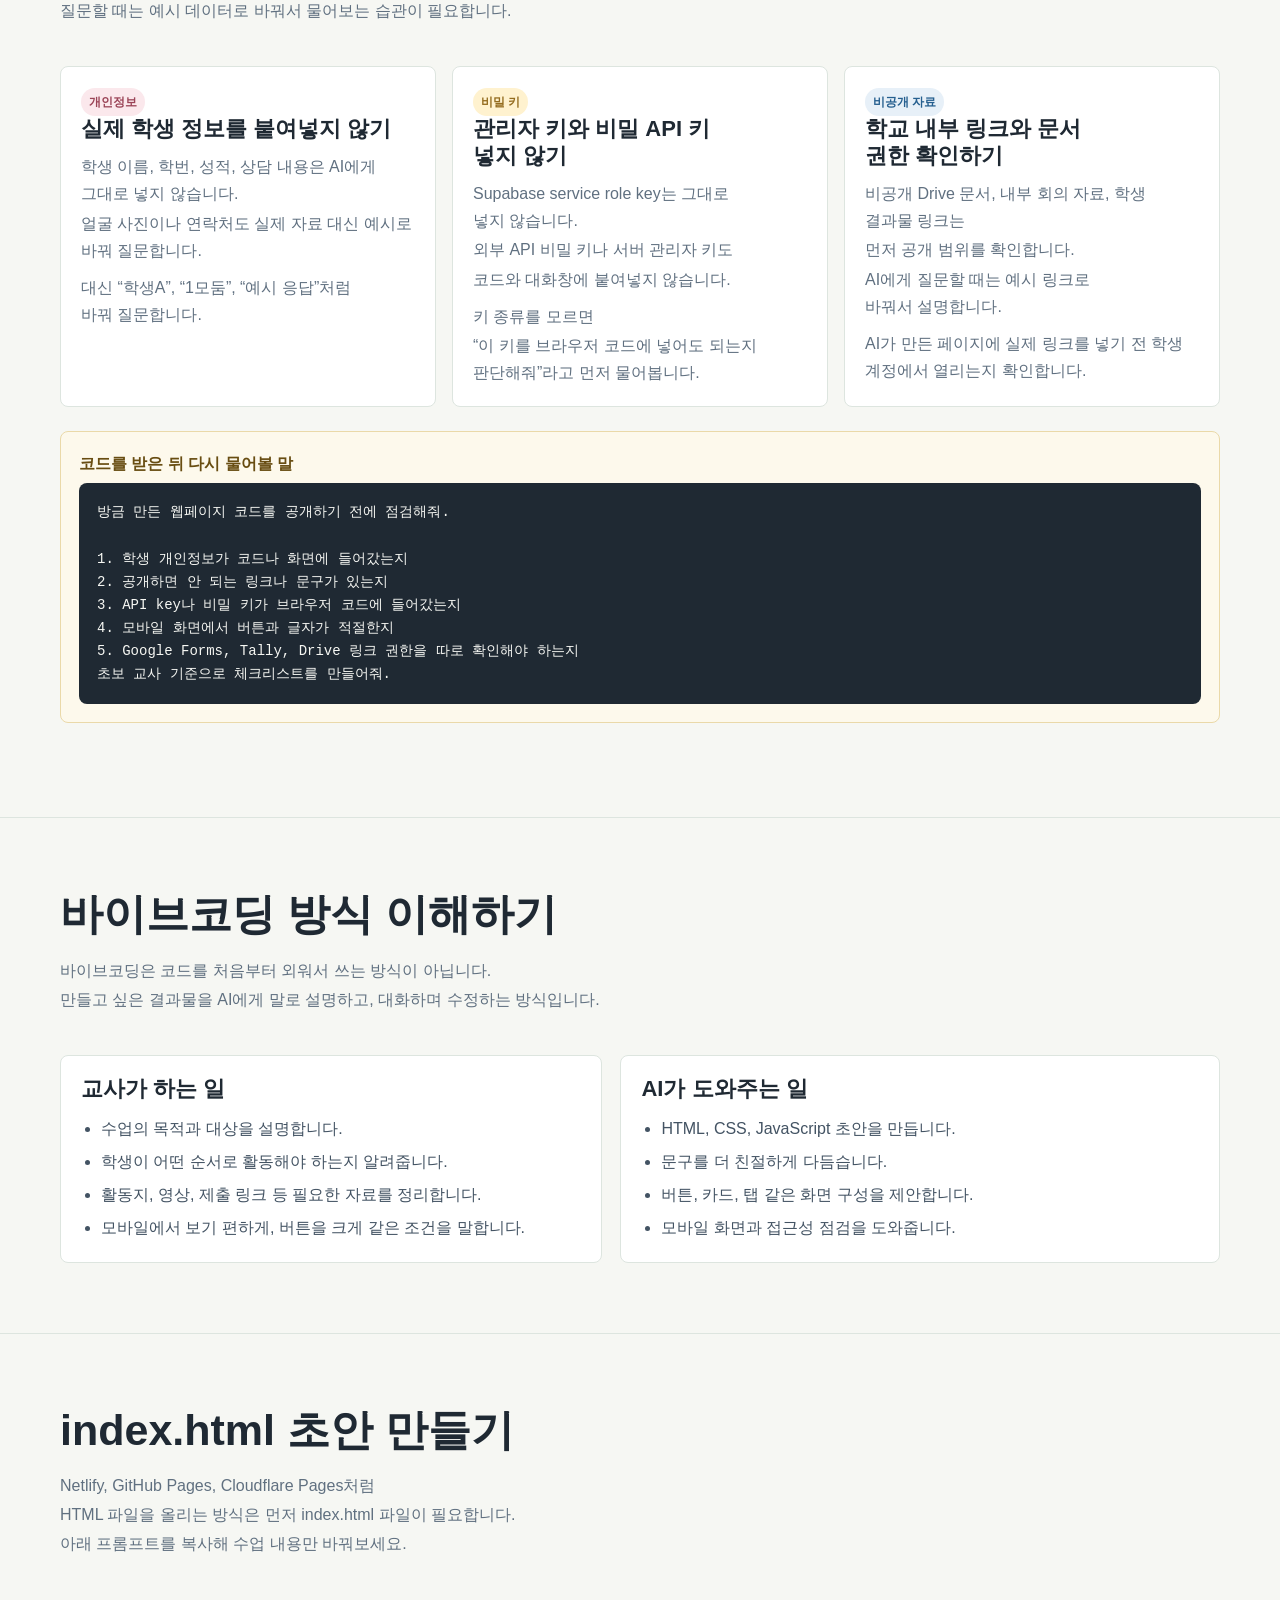
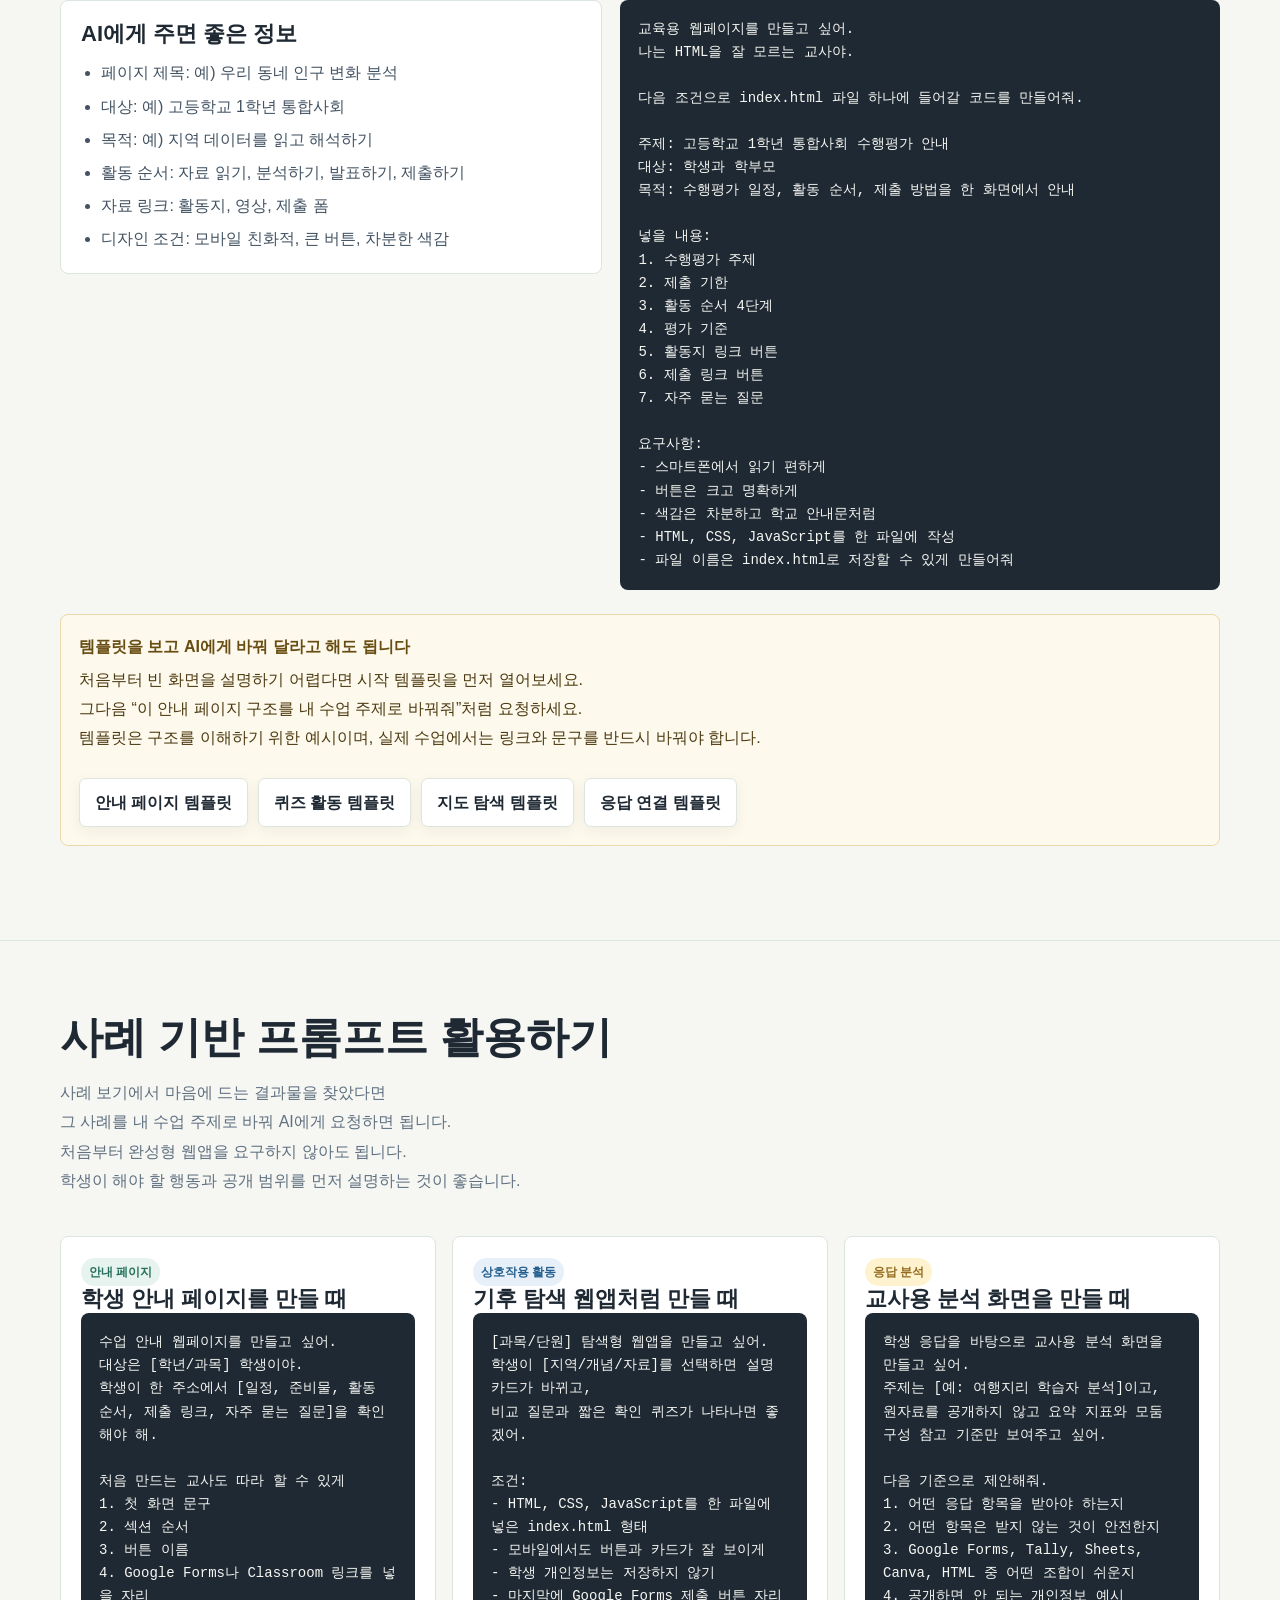
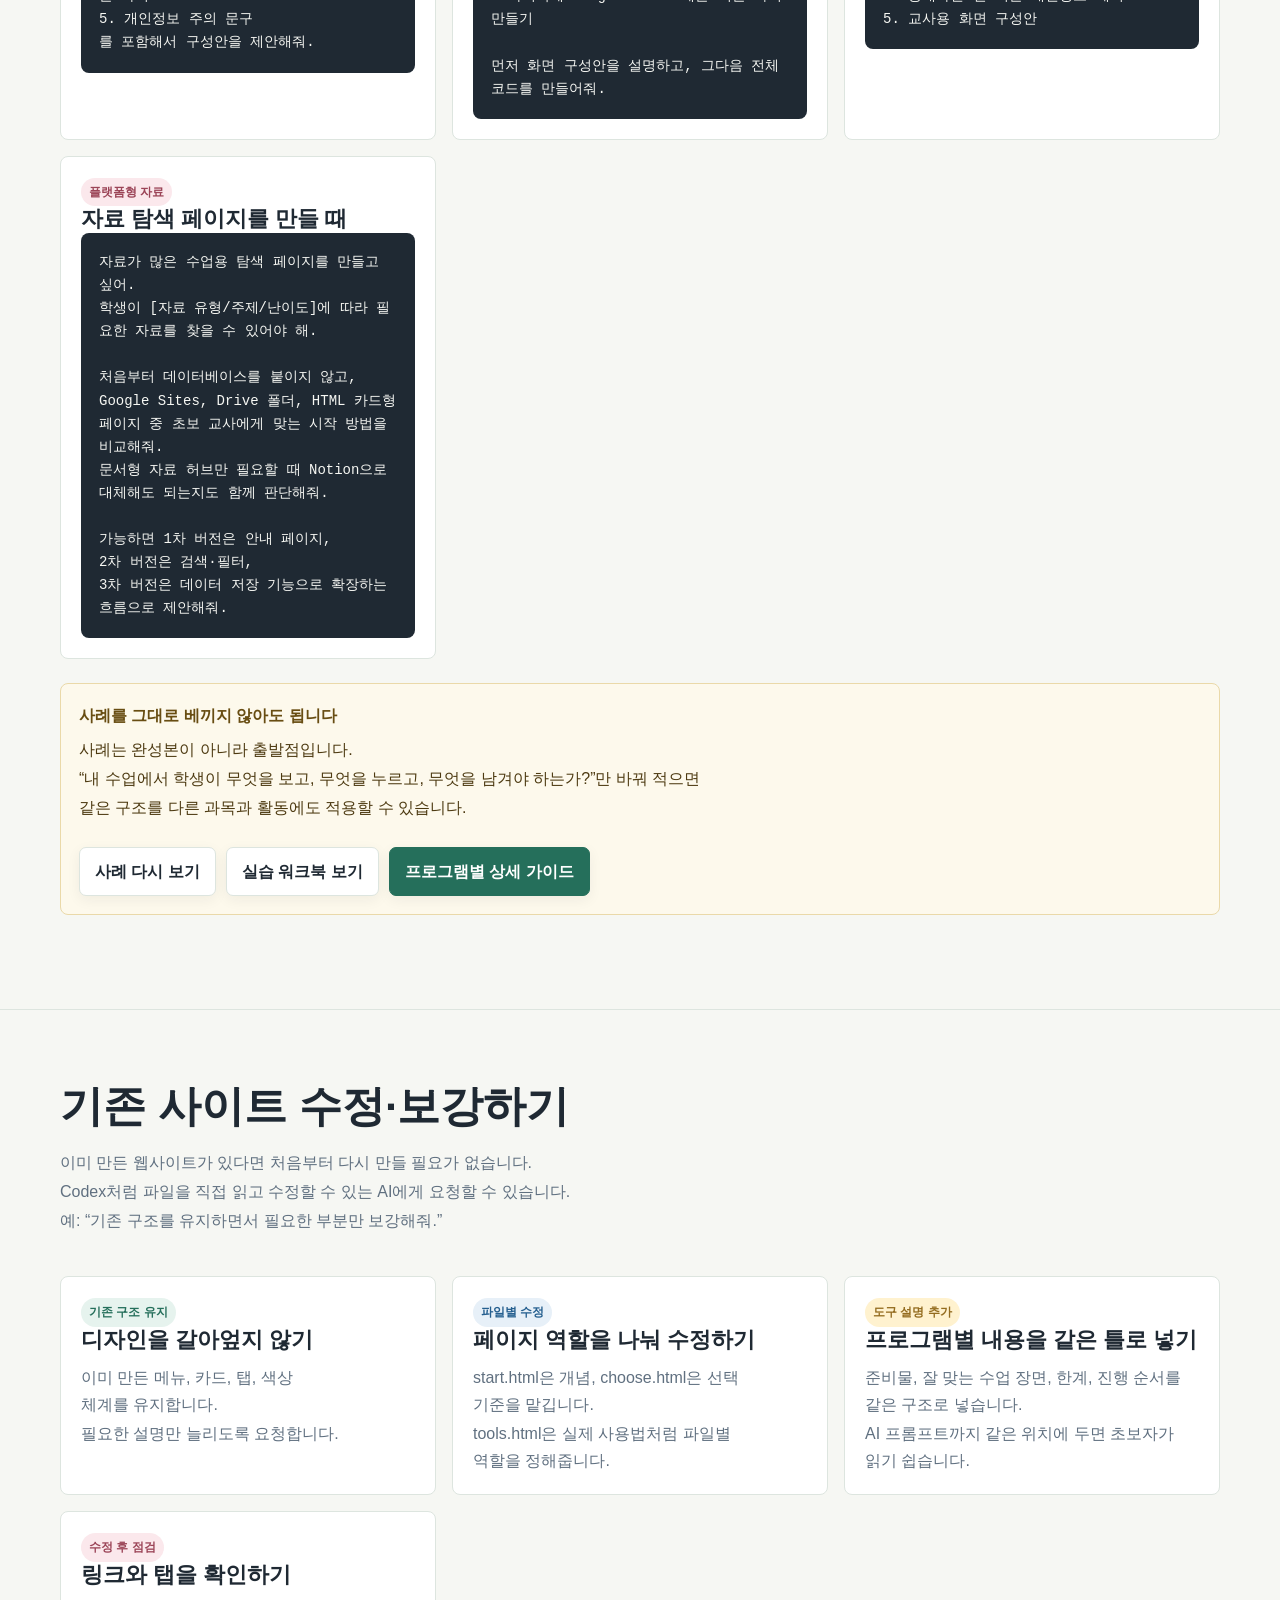
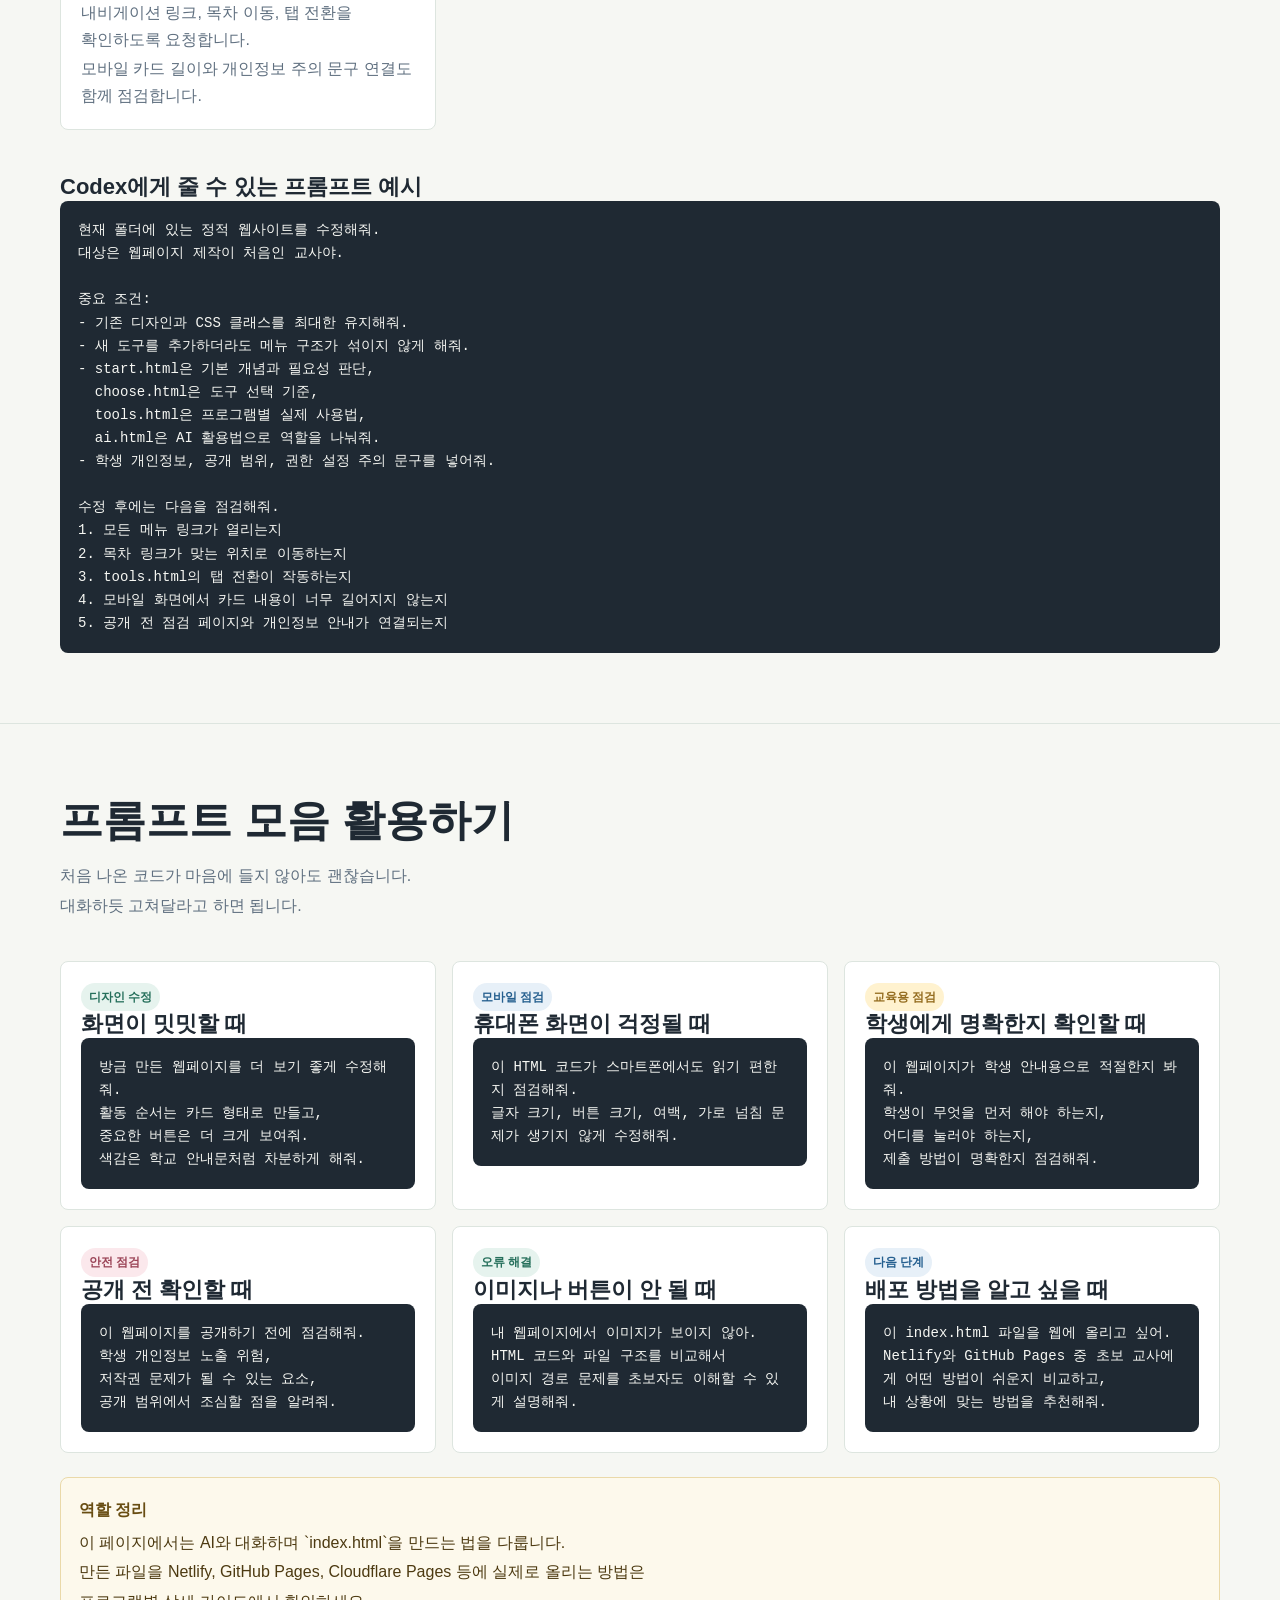
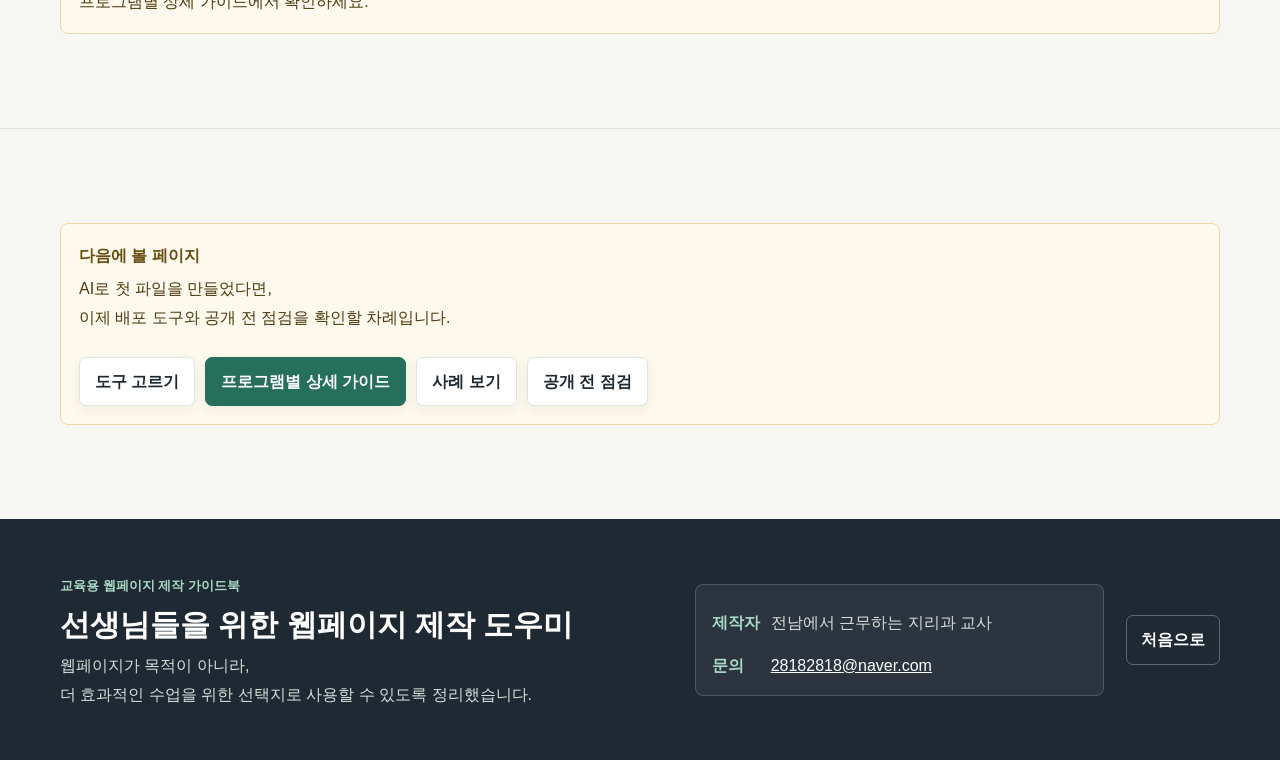
<file: pages/ai.html>
<!DOCTYPE html>
<html lang="ko">
<head>
  <meta charset="UTF-8" />
  <meta name="viewport" content="width=device-width, initial-scale=1.0" />
  <title>AI 활용 | 선생님들을 위한 웹페이지 제작 도우미</title>
  <link rel="stylesheet" href="../assets/styles.css?v=20260702-8" />
</head>
<body>
  <header class="site-header">
    <nav class="nav" aria-label="주요 메뉴">
      <a class="brand" href="../index.html"><span class="brand-mark">W</span><span>웹페이지 제작 도우미</span></a>
      <div class="nav-links">
        <a href="start.html">처음 시작</a>
        <a href="ideas.html">수업 활용 아이디어</a>
        <a href="choose.html">도구 고르기</a>
        <a href="workflow.html">제작 흐름</a>
        <a href="ai.html" aria-current="page">AI 활용</a>
        <a href="tools.html">프로그램별 상세 가이드</a>
        <a href="cases.html">사례 보기</a>
        <a href="practice.html">실습 워크북</a>
        <a href="check.html">공개 전 점검</a>
      </div>
    </nav>
  </header>

  <main>
    <section class="page-hero">
      <span class="eyebrow">AI로 만드는 법</span>
      <h1>AI와 대화하며 교육용 웹페이지 만들기</h1>
      <p class="lead">
        <span class="line-break">이 페이지는 AI에게 어떻게 말하면 좋을지 다룹니다.</span>
        <span class="line-break">index.html 초안 만들기, 수정하기, 공개 전 점검하기를 차례대로 봅니다.</span>
        <span class="line-break">웹페이지가 정말 필요한지는 처음 시작 페이지에서 먼저 판단하세요.</span>
      </p>
    </section>

    <nav class="page-toc" aria-label="AI 활용 목차">
      <div class="toc-card">
        <strong>이 페이지 목차</strong>
        <div class="toc-links">
          <a href="#required">1. 필수 안내 확인하기</a>
          <a href="#ai-safety">2. AI에게 넣지 말아야 할 정보</a>
          <a href="#vibe">3. 바이브코딩 방식 이해하기</a>
          <a href="#index">4. index.html 초안 만들기</a>
          <a href="#case-prompts">5. 사례 기반 프롬프트 활용하기</a>
          <a href="#codex">6. 기존 사이트 수정·보강하기</a>
          <a href="#prompts">7. 프롬프트 모음 활용하기</a>
        </div>
      </div>
    </nav>

    <section id="required">
      <div class="section-inner">
        <div class="callout">
          <strong>필수 안내 확인하기</strong>
          <span class="line-break">AI로 웹페이지를 만들기 전에</span>
          <span class="line-break"><a href="start.html">처음 시작</a> 페이지에서 “정말 필요한 상황인지” 먼저 판단하세요.</span>
          <span class="line-break">웹페이지 제작은 필수가 아니라, 수업 흐름을 더 명확하게 만들 때 선택하는 도구입니다.</span>
          <span class="line-break">공지·과제·성적 관리는 Classroom/LMS가 더 빠를 수 있습니다.</span>
          <span class="line-break">설문은 Forms/Tally, 정형 퀴즈는 Kahoot/Quizizz/Wordwall이 더 나을 수 있습니다.</span>
          <span class="line-break">AI 활용은 기존 앱으로 부족한 화면이나 흐름을 만들 때 쓰는 보조 수단으로 보는 것이 안전합니다.</span>
        </div>
      </div>
    </section>

    <section id="ai-safety">
      <div class="section-inner">
        <div class="section-head">
          <div>
            <h2>AI에게 넣지 말아야 할 정보</h2>
            <p>
              <span class="line-break">AI는 제작을 도와주는 훌륭한 조력자입니다.</span>
              <span class="line-break">하지만 실제 학생 정보나 비밀 설정값을 그대로 넣는 곳은 아닙니다.</span>
              <span class="line-break">질문할 때는 예시 데이터로 바꿔서 물어보는 습관이 필요합니다.</span>
            </p>
          </div>
        </div>

        <div class="template-grid">
          <article class="card rose">
            <span class="badge">개인정보</span>
            <h3>실제 학생 정보를 붙여넣지 않기</h3>
            <p>
              <span class="line-break">학생 이름, 학번, 성적, 상담 내용은 AI에게 그대로 넣지 않습니다.</span>
              <span class="line-break">얼굴 사진이나 연락처도 실제 자료 대신 예시로 바꿔 질문합니다.</span>
            </p>
            <p class="muted">대신 “학생A”, “1모둠”, “예시 응답”처럼 바꿔 질문합니다.</p>
          </article>
          <article class="card gold">
            <span class="badge">비밀 키</span>
            <h3>관리자 키와 비밀 API 키 넣지 않기</h3>
            <p>
              <span class="line-break">Supabase service role key는 그대로 넣지 않습니다.</span>
              <span class="line-break">외부 API 비밀 키나 서버 관리자 키도</span>
              <span class="line-break">코드와 대화창에 붙여넣지 않습니다.</span>
            </p>
            <p class="muted">
              <span class="line-break">키 종류를 모르면</span>
              <span class="line-break">“이 키를 브라우저 코드에 넣어도 되는지 판단해줘”라고 먼저 물어봅니다.</span>
            </p>
          </article>
          <article class="card blue">
            <span class="badge">비공개 자료</span>
            <h3>학교 내부 링크와 문서 권한 확인하기</h3>
            <p>
              <span class="line-break">비공개 Drive 문서, 내부 회의 자료, 학생 결과물 링크는</span>
              <span class="line-break">먼저 공개 범위를 확인합니다.</span>
              <span class="line-break">AI에게 질문할 때는 예시 링크로 바꿔서 설명합니다.</span>
            </p>
            <p class="muted">AI가 만든 페이지에 실제 링크를 넣기 전 학생 계정에서 열리는지 확인합니다.</p>
          </article>
        </div>

        <div class="callout">
          <strong>코드를 받은 뒤 다시 물어볼 말</strong>
          <pre class="prompt-box">방금 만든 웹페이지 코드를 공개하기 전에 점검해줘.

1. 학생 개인정보가 코드나 화면에 들어갔는지
2. 공개하면 안 되는 링크나 문구가 있는지
3. API key나 비밀 키가 브라우저 코드에 들어갔는지
4. 모바일 화면에서 버튼과 글자가 적절한지
5. Google Forms, Tally, Drive 링크 권한을 따로 확인해야 하는지
초보 교사 기준으로 체크리스트를 만들어줘.</pre>
        </div>
      </div>
    </section>

    <section id="vibe">
      <div class="section-inner">
        <div class="section-head">
          <div>
            <h2>바이브코딩 방식 이해하기</h2>
            <p>
              <span class="line-break">바이브코딩은 코드를 처음부터 외워서 쓰는 방식이 아닙니다.</span>
              <span class="line-break">만들고 싶은 결과물을 AI에게 말로 설명하고, 대화하며 수정하는 방식입니다.</span>
            </p>
          </div>
        </div>

        <div class="split">
          <article class="card">
            <h3>교사가 하는 일</h3>
            <ul>
              <li>수업의 목적과 대상을 설명합니다.</li>
              <li>학생이 어떤 순서로 활동해야 하는지 알려줍니다.</li>
              <li>활동지, 영상, 제출 링크 등 필요한 자료를 정리합니다.</li>
              <li>모바일에서 보기 편하게, 버튼을 크게 같은 조건을 말합니다.</li>
            </ul>
          </article>
          <article class="card">
            <h3>AI가 도와주는 일</h3>
            <ul>
              <li>HTML, CSS, JavaScript 초안을 만듭니다.</li>
              <li>문구를 더 친절하게 다듬습니다.</li>
              <li>버튼, 카드, 탭 같은 화면 구성을 제안합니다.</li>
              <li>모바일 화면과 접근성 점검을 도와줍니다.</li>
            </ul>
          </article>
        </div>
      </div>
    </section>

    <section id="index">
      <div class="section-inner">
        <div class="section-head">
          <div>
            <h2>index.html 초안 만들기</h2>
            <p>
              <span class="line-break">Netlify, GitHub Pages, Cloudflare Pages처럼</span>
              <span class="line-break">HTML 파일을 올리는 방식은 먼저 index.html 파일이 필요합니다.</span>
              <span class="line-break">아래 프롬프트를 복사해 수업 내용만 바꿔보세요.</span>
            </p>
          </div>
        </div>

        <div class="split">
          <article class="card">
            <h3>AI에게 주면 좋은 정보</h3>
            <ul>
              <li>페이지 제목: 예) 우리 동네 인구 변화 분석</li>
              <li>대상: 예) 고등학교 1학년 통합사회</li>
              <li>목적: 예) 지역 데이터를 읽고 해석하기</li>
              <li>활동 순서: 자료 읽기, 분석하기, 발표하기, 제출하기</li>
              <li>자료 링크: 활동지, 영상, 제출 폼</li>
              <li>디자인 조건: 모바일 친화적, 큰 버튼, 차분한 색감</li>
            </ul>
          </article>
          <article>
            <pre class="prompt-box">교육용 웹페이지를 만들고 싶어.
나는 HTML을 잘 모르는 교사야.

다음 조건으로 index.html 파일 하나에 들어갈 코드를 만들어줘.

주제: 고등학교 1학년 통합사회 수행평가 안내
대상: 학생과 학부모
목적: 수행평가 일정, 활동 순서, 제출 방법을 한 화면에서 안내

넣을 내용:
1. 수행평가 주제
2. 제출 기한
3. 활동 순서 4단계
4. 평가 기준
5. 활동지 링크 버튼
6. 제출 링크 버튼
7. 자주 묻는 질문

요구사항:
- 스마트폰에서 읽기 편하게
- 버튼은 크고 명확하게
- 색감은 차분하고 학교 안내문처럼
- HTML, CSS, JavaScript를 한 파일에 작성
- 파일 이름은 index.html로 저장할 수 있게 만들어줘</pre>
          </article>
        </div>

        <div class="callout">
          <strong>템플릿을 보고 AI에게 바꿔 달라고 해도 됩니다</strong>
          <span class="line-break">처음부터 빈 화면을 설명하기 어렵다면 시작 템플릿을 먼저 열어보세요.</span>
          <span class="line-break">그다음 “이 안내 페이지 구조를 내 수업 주제로 바꿔줘”처럼 요청하세요.</span>
          <span class="line-break">템플릿은 구조를 이해하기 위한 예시이며, 실제 수업에서는 링크와 문구를 반드시 바꿔야 합니다.</span>
          <div class="actions">
            <a class="btn" href="../templates/guide-page/index.html" target="_blank" rel="noopener">안내 페이지 템플릿</a>
            <a class="btn" href="../templates/quiz-activity/index.html" target="_blank" rel="noopener">퀴즈 활동 템플릿</a>
            <a class="btn" href="../templates/map-activity/index.html" target="_blank" rel="noopener">지도 탐색 템플릿</a>
            <a class="btn" href="../templates/form-hub/index.html" target="_blank" rel="noopener">응답 연결 템플릿</a>
          </div>
        </div>
      </div>
    </section>

    <section id="case-prompts">
      <div class="section-inner">
        <div class="section-head">
          <div>
            <h2>사례 기반 프롬프트 활용하기</h2>
            <p>
              <span class="line-break">사례 보기에서 마음에 드는 결과물을 찾았다면</span>
              <span class="line-break">그 사례를 내 수업 주제로 바꿔 AI에게 요청하면 됩니다.</span>
              <span class="line-break">처음부터 완성형 웹앱을 요구하지 않아도 됩니다.</span>
              <span class="line-break">학생이 해야 할 행동과 공개 범위를 먼저 설명하는 것이 좋습니다.</span>
            </p>
          </div>
        </div>

        <div class="template-grid">
          <article class="card">
            <span class="badge">안내 페이지</span>
            <h3>학생 안내 페이지를 만들 때</h3>
            <pre class="prompt-box">수업 안내 웹페이지를 만들고 싶어.
대상은 [학년/과목] 학생이야.
학생이 한 주소에서 [일정, 준비물, 활동 순서, 제출 링크, 자주 묻는 질문]을 확인해야 해.

처음 만드는 교사도 따라 할 수 있게
1. 첫 화면 문구
2. 섹션 순서
3. 버튼 이름
4. Google Forms나 Classroom 링크를 넣을 자리
5. 개인정보 주의 문구
를 포함해서 구성안을 제안해줘.</pre>
          </article>

          <article class="card blue">
            <span class="badge">상호작용 활동</span>
            <h3>기후 탐색 웹앱처럼 만들 때</h3>
            <pre class="prompt-box">[과목/단원] 탐색형 웹앱을 만들고 싶어.
학생이 [지역/개념/자료]를 선택하면 설명 카드가 바뀌고,
비교 질문과 짧은 확인 퀴즈가 나타나면 좋겠어.

조건:
- HTML, CSS, JavaScript를 한 파일에 넣은 index.html 형태
- 모바일에서도 버튼과 카드가 잘 보이게
- 학생 개인정보는 저장하지 않기
- 마지막에 Google Forms 제출 버튼 자리 만들기

먼저 화면 구성안을 설명하고, 그다음 전체 코드를 만들어줘.</pre>
          </article>

          <article class="card gold">
            <span class="badge">응답 분석</span>
            <h3>교사용 분석 화면을 만들 때</h3>
            <pre class="prompt-box">학생 응답을 바탕으로 교사용 분석 화면을 만들고 싶어.
주제는 [예: 여행지리 학습자 분석]이고,
원자료를 공개하지 않고 요약 지표와 모둠 구성 참고 기준만 보여주고 싶어.

다음 기준으로 제안해줘.
1. 어떤 응답 항목을 받아야 하는지
2. 어떤 항목은 받지 않는 것이 안전한지
3. Google Forms, Tally, Sheets, Canva, HTML 중 어떤 조합이 쉬운지
4. 공개하면 안 되는 개인정보 예시
5. 교사용 화면 구성안</pre>
          </article>

          <article class="card rose">
            <span class="badge">플랫폼형 자료</span>
            <h3>자료 탐색 페이지를 만들 때</h3>
            <pre class="prompt-box">자료가 많은 수업용 탐색 페이지를 만들고 싶어.
학생이 [자료 유형/주제/난이도]에 따라 필요한 자료를 찾을 수 있어야 해.

처음부터 데이터베이스를 붙이지 않고,
Google Sites, Drive 폴더, HTML 카드형 페이지 중 초보 교사에게 맞는 시작 방법을 비교해줘.
문서형 자료 허브만 필요할 때 Notion으로 대체해도 되는지도 함께 판단해줘.

가능하면 1차 버전은 안내 페이지,
2차 버전은 검색·필터,
3차 버전은 데이터 저장 기능으로 확장하는 흐름으로 제안해줘.</pre>
          </article>
        </div>

        <div class="callout">
          <strong>사례를 그대로 베끼지 않아도 됩니다</strong>
          <span class="line-break">사례는 완성본이 아니라 출발점입니다.</span>
          <span class="line-break">“내 수업에서 학생이 무엇을 보고, 무엇을 누르고, 무엇을 남겨야 하는가?”만 바꿔 적으면</span>
          <span class="line-break">같은 구조를 다른 과목과 활동에도 적용할 수 있습니다.</span>
          <div class="actions">
            <a class="btn" href="cases.html">사례 다시 보기</a>
            <a class="btn" href="practice.html#practice-workbook">실습 워크북 보기</a>
            <a class="btn primary" href="tools.html">프로그램별 상세 가이드</a>
          </div>
        </div>
      </div>
    </section>

    <section id="codex">
      <div class="section-inner">
        <div class="section-head">
          <div>
            <h2>기존 사이트 수정·보강하기</h2>
            <p>
              <span class="line-break">이미 만든 웹사이트가 있다면 처음부터 다시 만들 필요가 없습니다.</span>
              <span class="line-break">Codex처럼 파일을 직접 읽고 수정할 수 있는 AI에게 요청할 수 있습니다.</span>
              <span class="line-break">예: “기존 구조를 유지하면서 필요한 부분만 보강해줘.”</span>
            </p>
          </div>
        </div>

        <div class="template-grid">
          <article class="card">
            <span class="badge">기존 구조 유지</span>
            <h3>디자인을 갈아엎지 않기</h3>
            <p>
              <span class="line-break">이미 만든 메뉴, 카드, 탭, 색상 체계를 유지합니다.</span>
              <span class="line-break">필요한 설명만 늘리도록 요청합니다.</span>
            </p>
          </article>
          <article class="card blue">
            <span class="badge">파일별 수정</span>
            <h3>페이지 역할을 나눠 수정하기</h3>
            <p>
              <span class="line-break">start.html은 개념, choose.html은 선택 기준을 맡깁니다.</span>
              <span class="line-break">tools.html은 실제 사용법처럼 파일별 역할을 정해줍니다.</span>
            </p>
          </article>
          <article class="card gold">
            <span class="badge">도구 설명 추가</span>
            <h3>프로그램별 내용을 같은 틀로 넣기</h3>
            <p>
              <span class="line-break">준비물, 잘 맞는 수업 장면, 한계, 진행 순서를 같은 구조로 넣습니다.</span>
              <span class="line-break">AI 프롬프트까지 같은 위치에 두면 초보자가 읽기 쉽습니다.</span>
            </p>
          </article>
          <article class="card rose">
            <span class="badge">수정 후 점검</span>
            <h3>링크와 탭을 확인하기</h3>
            <p>
              <span class="line-break">내비게이션 링크, 목차 이동, 탭 전환을 확인하도록 요청합니다.</span>
              <span class="line-break">모바일 카드 길이와 개인정보 주의 문구 연결도 함께 점검합니다.</span>
            </p>
          </article>
        </div>

        <h3>Codex에게 줄 수 있는 프롬프트 예시</h3>
        <pre class="prompt-box">현재 폴더에 있는 정적 웹사이트를 수정해줘.
대상은 웹페이지 제작이 처음인 교사야.

중요 조건:
- 기존 디자인과 CSS 클래스를 최대한 유지해줘.
- 새 도구를 추가하더라도 메뉴 구조가 섞이지 않게 해줘.
- start.html은 기본 개념과 필요성 판단,
  choose.html은 도구 선택 기준,
  tools.html은 프로그램별 실제 사용법,
  ai.html은 AI 활용법으로 역할을 나눠줘.
- 학생 개인정보, 공개 범위, 권한 설정 주의 문구를 넣어줘.

수정 후에는 다음을 점검해줘.
1. 모든 메뉴 링크가 열리는지
2. 목차 링크가 맞는 위치로 이동하는지
3. tools.html의 탭 전환이 작동하는지
4. 모바일 화면에서 카드 내용이 너무 길어지지 않는지
5. 공개 전 점검 페이지와 개인정보 안내가 연결되는지</pre>
      </div>
    </section>

    <section id="prompts">
      <div class="section-inner">
        <div class="section-head">
          <div>
            <h2>프롬프트 모음 활용하기</h2>
            <p>
              <span class="line-break">처음 나온 코드가 마음에 들지 않아도 괜찮습니다.</span>
              <span class="line-break">대화하듯 고쳐달라고 하면 됩니다.</span>
            </p>
          </div>
        </div>

        <div class="template-grid">
          <article class="card">
            <span class="badge">디자인 수정</span>
            <h3>화면이 밋밋할 때</h3>
            <pre class="prompt-box">방금 만든 웹페이지를 더 보기 좋게 수정해줘.
활동 순서는 카드 형태로 만들고,
중요한 버튼은 더 크게 보여줘.
색감은 학교 안내문처럼 차분하게 해줘.</pre>
          </article>
          <article class="card">
            <span class="badge blue">모바일 점검</span>
            <h3>휴대폰 화면이 걱정될 때</h3>
            <pre class="prompt-box">이 HTML 코드가 스마트폰에서도 읽기 편한지 점검해줘.
글자 크기, 버튼 크기, 여백, 가로 넘침 문제가 생기지 않게 수정해줘.</pre>
          </article>
          <article class="card">
            <span class="badge gold">교육용 점검</span>
            <h3>학생에게 명확한지 확인할 때</h3>
            <pre class="prompt-box">이 웹페이지가 학생 안내용으로 적절한지 봐줘.
학생이 무엇을 먼저 해야 하는지,
어디를 눌러야 하는지,
제출 방법이 명확한지 점검해줘.</pre>
          </article>
          <article class="card">
            <span class="badge rose">안전 점검</span>
            <h3>공개 전 확인할 때</h3>
            <pre class="prompt-box">이 웹페이지를 공개하기 전에 점검해줘.
학생 개인정보 노출 위험,
저작권 문제가 될 수 있는 요소,
공개 범위에서 조심할 점을 알려줘.</pre>
          </article>
          <article class="card">
            <span class="badge">오류 해결</span>
            <h3>이미지나 버튼이 안 될 때</h3>
            <pre class="prompt-box">내 웹페이지에서 이미지가 보이지 않아.
HTML 코드와 파일 구조를 비교해서
이미지 경로 문제를 초보자도 이해할 수 있게 설명해줘.</pre>
          </article>
          <article class="card">
            <span class="badge blue">다음 단계</span>
            <h3>배포 방법을 알고 싶을 때</h3>
            <pre class="prompt-box">이 index.html 파일을 웹에 올리고 싶어.
Netlify와 GitHub Pages 중 초보 교사에게 어떤 방법이 쉬운지 비교하고,
내 상황에 맞는 방법을 추천해줘.</pre>
          </article>
        </div>

        <div class="callout">
          <strong>역할 정리</strong>
          <span class="line-break">이 페이지에서는 AI와 대화하며 `index.html`을 만드는 법을 다룹니다.</span>
          <span class="line-break">만든 파일을 Netlify, GitHub Pages, Cloudflare Pages 등에 실제로 올리는 방법은</span>
          <span class="line-break">프로그램별 상세 가이드에서 확인하세요.</span>
        </div>
      </div>
    </section>
    <section>
      <div class="section-inner">
        <div class="callout">
          <strong>다음에 볼 페이지</strong>
          <span class="line-break">AI로 첫 파일을 만들었다면,</span>
          <span class="line-break">이제 배포 도구와 공개 전 점검을 확인할 차례입니다.</span>
          <div class="actions">
            <a class="btn" href="choose.html">도구 고르기</a>
            <a class="btn primary" href="tools.html">프로그램별 상세 가이드</a>
            <a class="btn" href="cases.html">사례 보기</a>
            <a class="btn" href="check.html">공개 전 점검</a>
          </div>
        </div>
      </div>
    </section>
  </main>

  <footer class="footer">
    <div class="footer-inner">
      <div class="footer-main">
        <span class="footer-kicker">교육용 웹페이지 제작 가이드북</span>
        <strong class="footer-title">선생님들을 위한 웹페이지 제작 도우미</strong>
        <p>
          <span class="line-break">웹페이지가 목적이 아니라,</span>
          <span class="line-break">더 효과적인 수업을 위한 선택지로 사용할 수 있도록 정리했습니다.</span>
        </p>
      </div>
      <div class="footer-meta">
        <p><span>제작자</span> 전남에서 근무하는 지리과 교사</p>
        <p><span>문의</span> <a href="mailto:28182818@naver.com">28182818@naver.com</a></p>
      </div>
      <a class="footer-home" href="../index.html">처음으로</a>
    </div>
  </footer>
  <script src="../assets/app.js?v=20260702-8"></script>
</body>
</html>
</file>
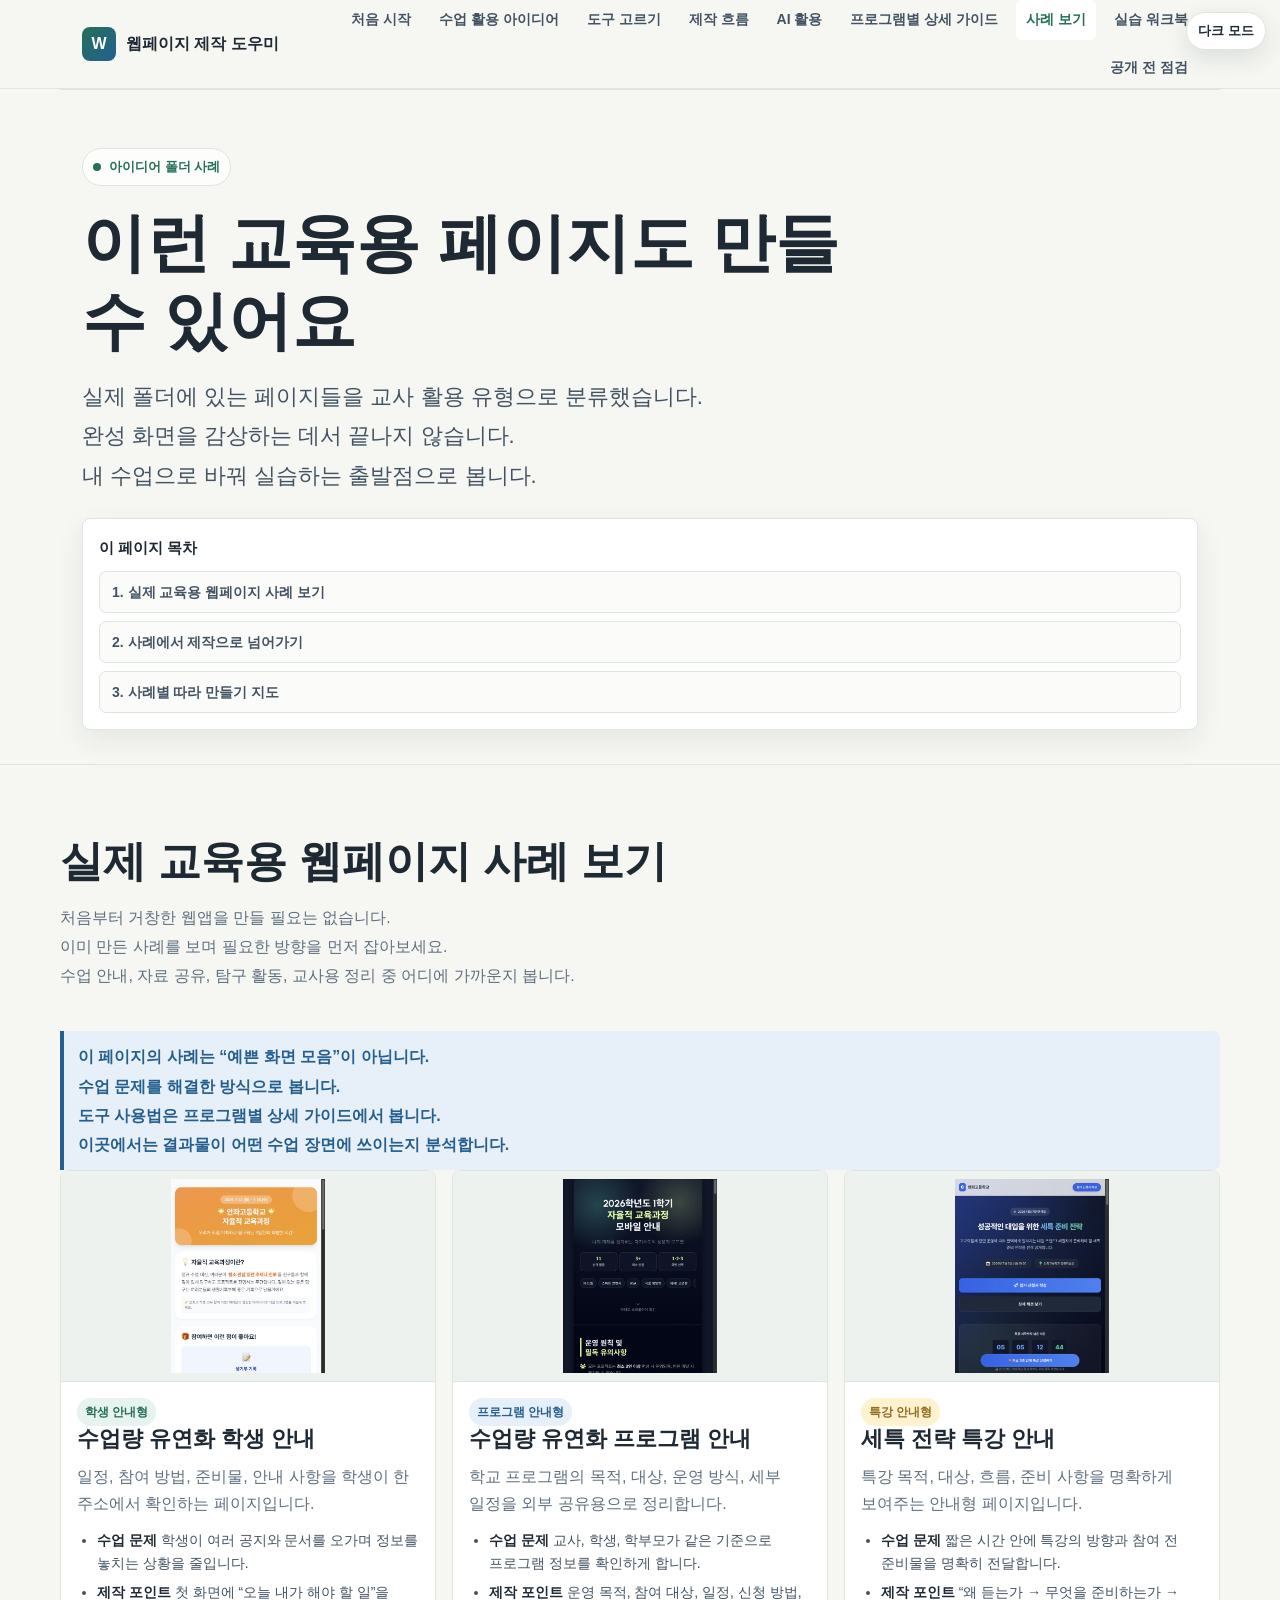
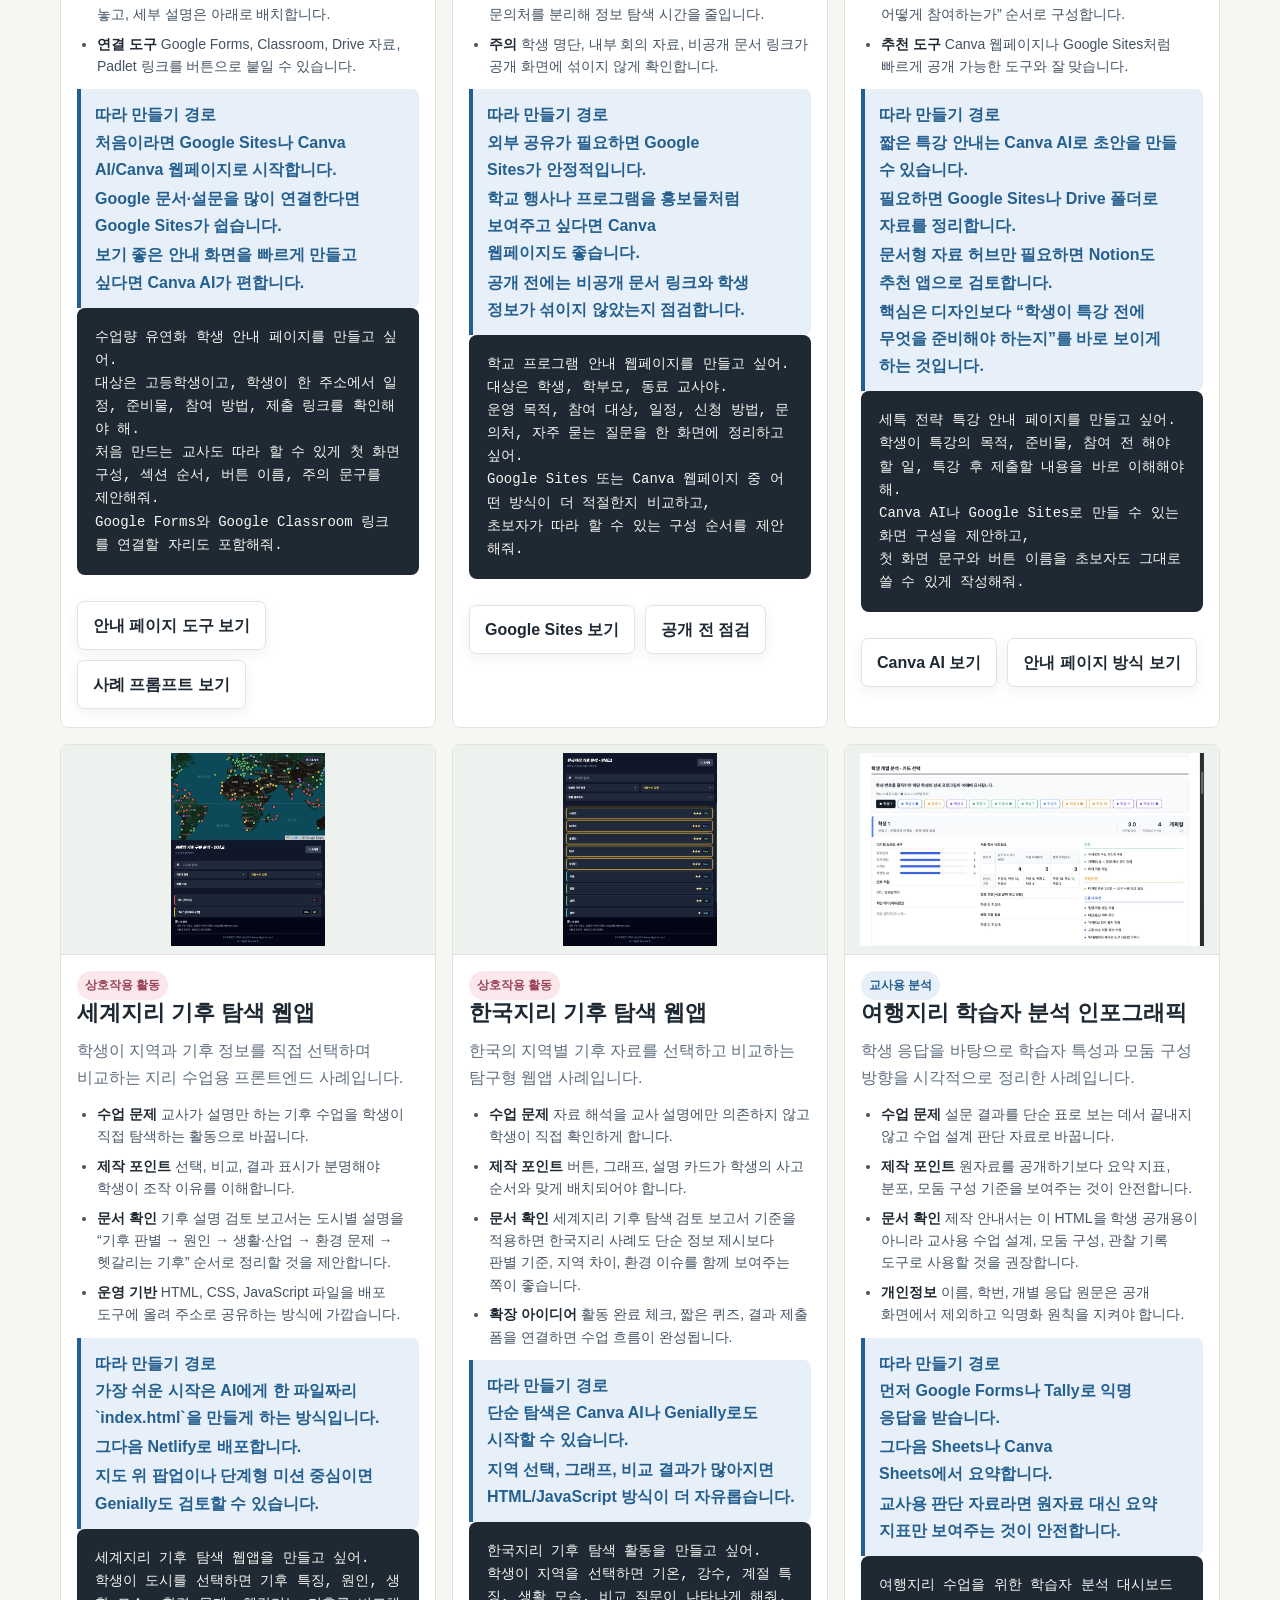
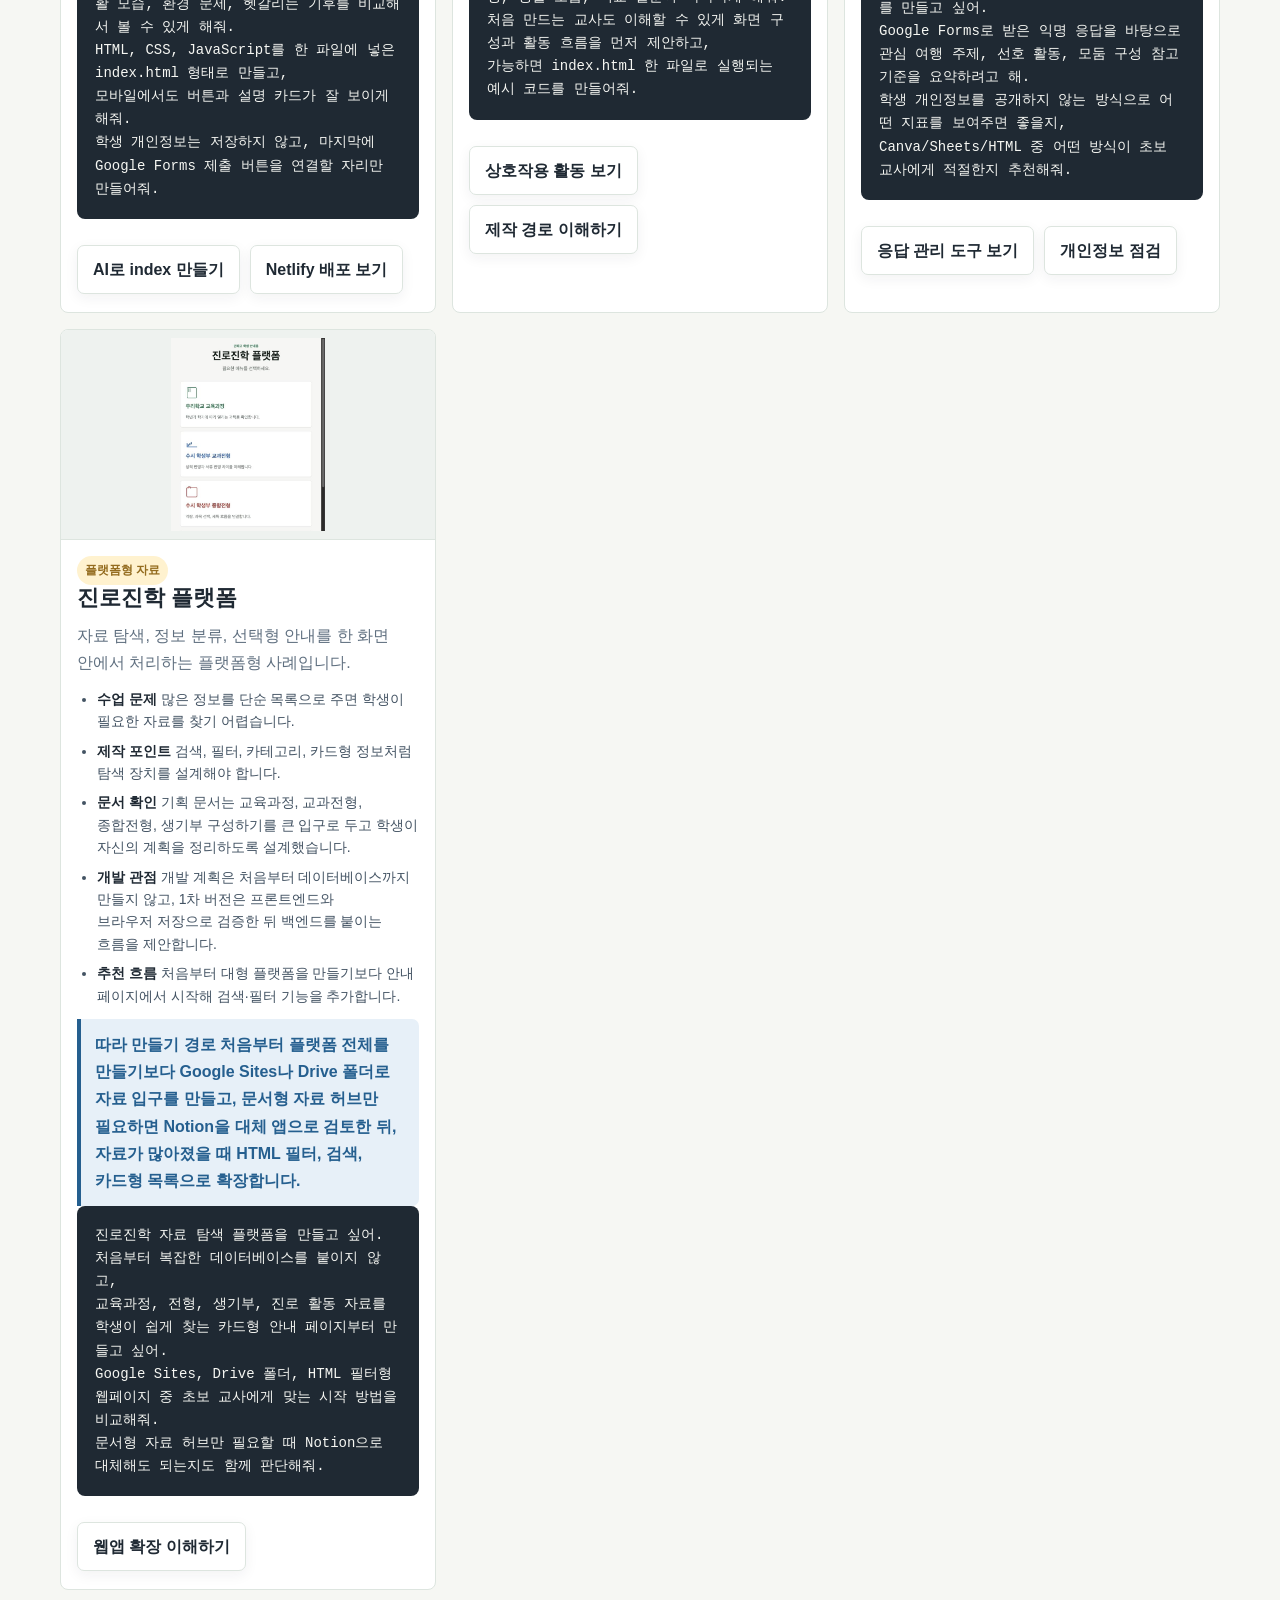
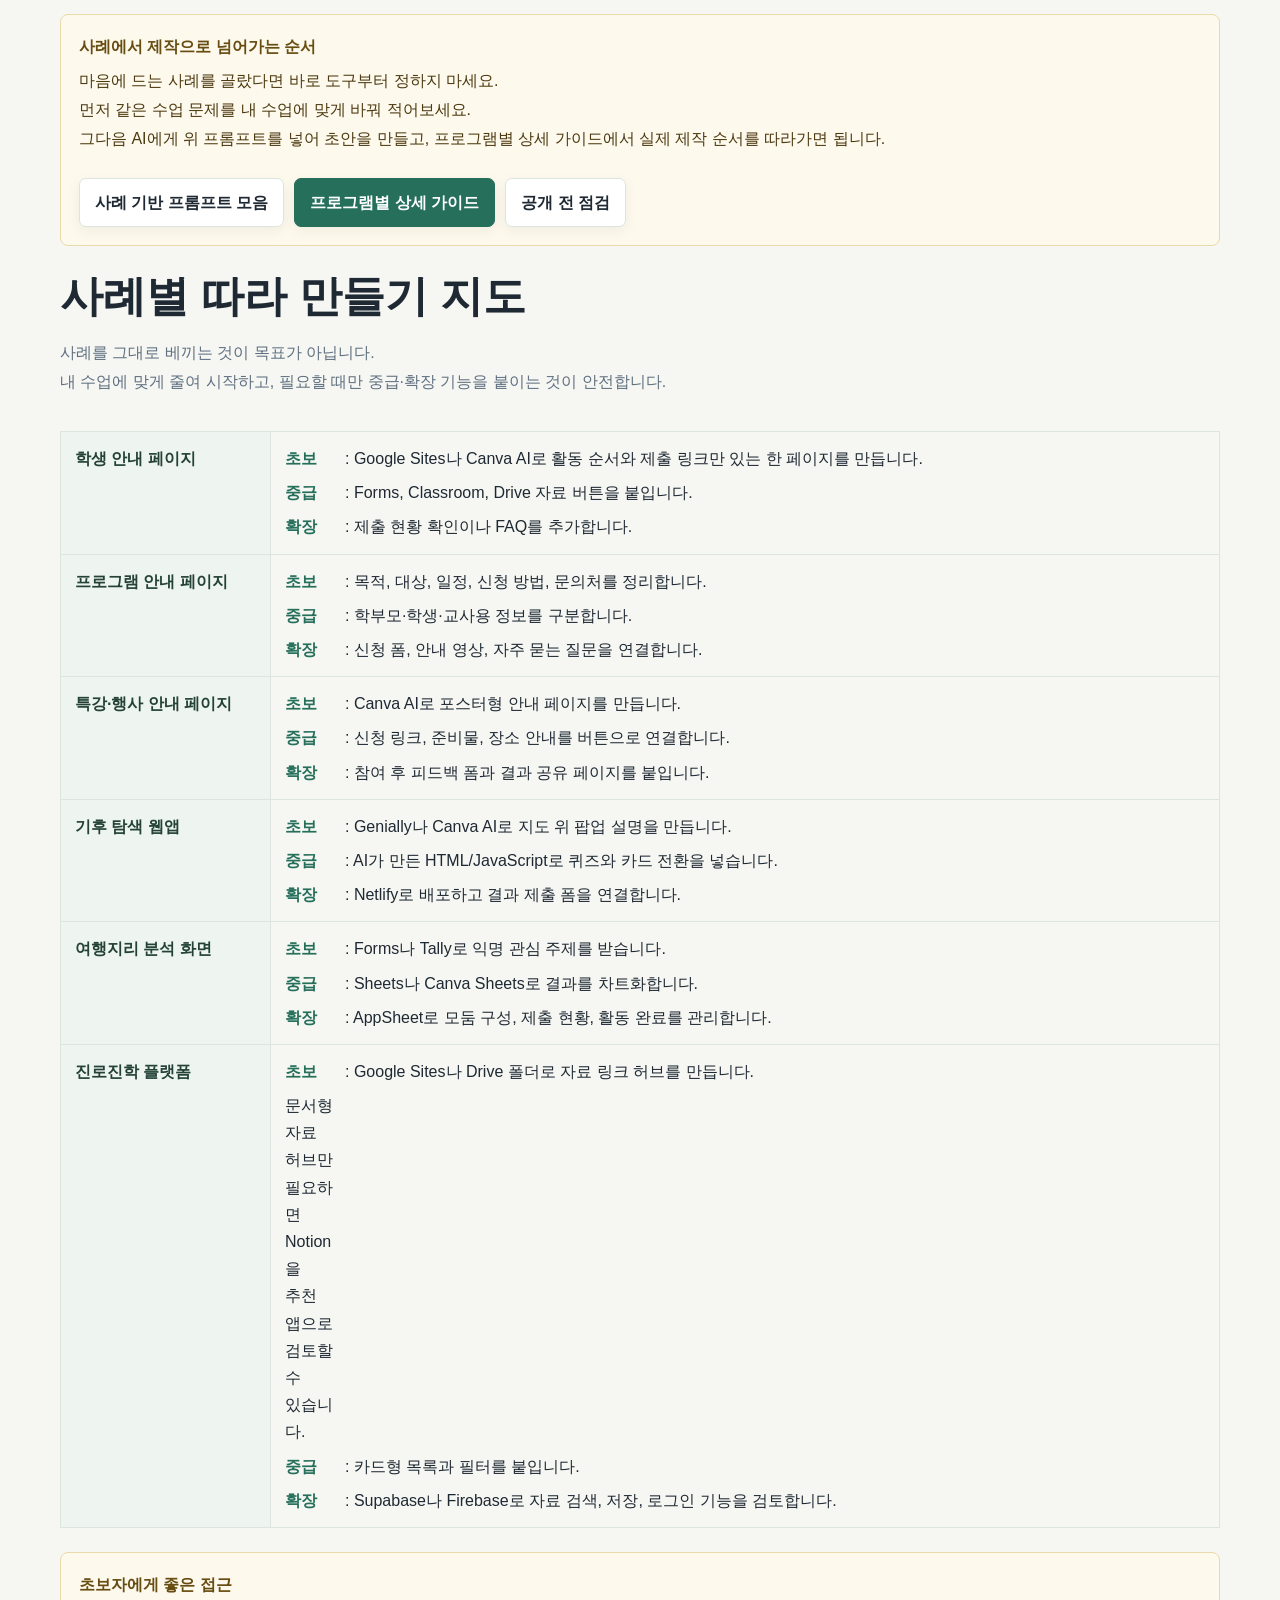
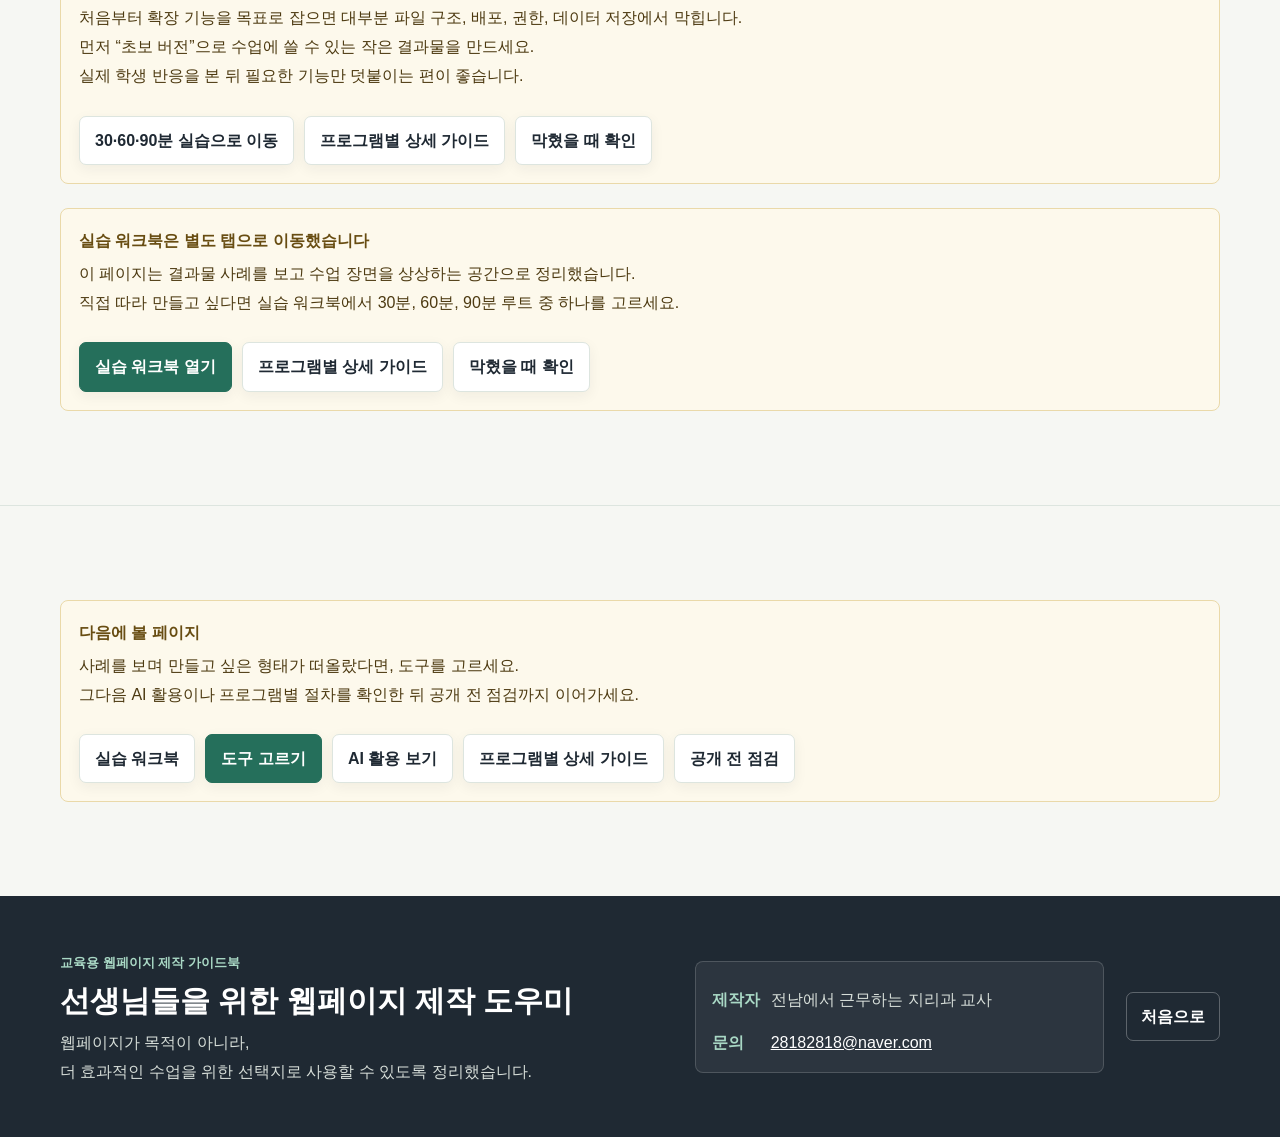
<file: pages/cases.html>
<!DOCTYPE html>
<html lang="ko">
<head>
  <meta charset="UTF-8" />
  <meta name="viewport" content="width=device-width, initial-scale=1.0" />
  <title>실제 사례 | 선생님들을 위한 웹페이지 제작 도우미</title>
  <link rel="stylesheet" href="../assets/styles.css?v=20260702-8" />
</head>
<body>
  <header class="site-header">
    <nav class="nav" aria-label="주요 메뉴">
      <a class="brand" href="../index.html"><span class="brand-mark">W</span><span>웹페이지 제작 도우미</span></a>
      <div class="nav-links">
        <a href="start.html">처음 시작</a>
        <a href="ideas.html">수업 활용 아이디어</a>
        <a href="choose.html">도구 고르기</a>
        <a href="workflow.html">제작 흐름</a>
        <a href="ai.html">AI 활용</a>
        <a href="tools.html">프로그램별 상세 가이드</a>
        <a href="cases.html" aria-current="page">사례 보기</a>
        <a href="practice.html">실습 워크북</a>
        <a href="check.html">공개 전 점검</a>
      </div>
    </nav>
  </header>

  <main>
    <section class="page-hero">
      <span class="eyebrow">아이디어 폴더 사례</span>
      <h1>이런 교육용 페이지도 만들 수 있어요</h1>
      <p class="lead">
        <span class="line-break">실제 폴더에 있는 페이지들을 교사 활용 유형으로 분류했습니다.</span>
        <span class="line-break">완성 화면을 감상하는 데서 끝나지 않습니다.</span>
        <span class="line-break">내 수업으로 바꿔 실습하는 출발점으로 봅니다.</span>
      </p>
    </section>

    <nav class="page-toc" aria-label="사례 보기 목차">
      <div class="toc-card">
        <strong>이 페이지 목차</strong>
        <div class="toc-links">
          <a href="#case-list">1. 실제 교육용 웹페이지 사례 보기</a>
          <a href="#case-guide">2. 사례에서 제작으로 넘어가기</a>
          <a href="#case-build-map">3. 사례별 따라 만들기 지도</a>
        </div>
      </div>
    </nav>

    <section id="case-list">
      <div class="section-inner">
        <div class="section-head">
          <div>
            <h2>실제 교육용 웹페이지 사례 보기</h2>
            <p>
              <span class="line-break">처음부터 거창한 웹앱을 만들 필요는 없습니다.</span>
              <span class="line-break">이미 만든 사례를 보며 필요한 방향을 먼저 잡아보세요.</span>
              <span class="line-break">수업 안내, 자료 공유, 탐구 활동, 교사용 정리 중 어디에 가까운지 봅니다.</span>
            </p>
          </div>
        </div>

        <div class="mini-note">
          <span class="line-break">이 페이지의 사례는 “예쁜 화면 모음”이 아닙니다.</span>
          <span class="line-break">수업 문제를 해결한 방식으로 봅니다.</span>
          <span class="line-break">도구 사용법은 프로그램별 상세 가이드에서 봅니다.</span>
          <span class="line-break">이곳에서는 결과물이 어떤 수업 장면에 쓰이는지 분석합니다.</span>
        </div>

        <div class="case-grid">
          <article class="card case-card" id="case-student-guide">
            <figure class="case-thumb">
              <img src="../assets/examples/student-guide.png" alt="수업량 유연화 학생 안내용 웹페이지 썸네일" />
            </figure>
            <span class="badge">학생 안내형</span>
            <h3>수업량 유연화 학생 안내</h3>
            <p>일정, 참여 방법, 준비물, 안내 사항을 학생이 한 주소에서 확인하는 페이지입니다.</p>
            <ul class="case-points">
              <li><strong>수업 문제</strong> 학생이 여러 공지와 문서를 오가며 정보를 놓치는 상황을 줄입니다.</li>
              <li><strong>제작 포인트</strong> 첫 화면에 “오늘 내가 해야 할 일”을 놓고, 세부 설명은 아래로 배치합니다.</li>
              <li><strong>연결 도구</strong> Google Forms, Classroom, Drive 자료, Padlet 링크를 버튼으로 붙일 수 있습니다.</li>
            </ul>
            <div class="mini-note">
              <strong>따라 만들기 경로</strong>
              <span class="line-break">처음이라면 Google Sites나 Canva AI/Canva 웹페이지로 시작합니다.</span>
              <span class="line-break">Google 문서·설문을 많이 연결한다면 Google Sites가 쉽습니다.</span>
              <span class="line-break">보기 좋은 안내 화면을 빠르게 만들고 싶다면 Canva AI가 편합니다.</span>
            </div>
            <pre class="prompt-box">수업량 유연화 학생 안내 페이지를 만들고 싶어.
대상은 고등학생이고, 학생이 한 주소에서 일정, 준비물, 참여 방법, 제출 링크를 확인해야 해.
처음 만드는 교사도 따라 할 수 있게 첫 화면 구성, 섹션 순서, 버튼 이름, 주의 문구를 제안해줘.
Google Forms와 Google Classroom 링크를 연결할 자리도 포함해줘.</pre>
            <div class="actions">
              <a class="btn" href="tools.html#stage-1">안내 페이지 도구 보기</a>
              <a class="btn" href="ai.html#case-prompts">사례 프롬프트 보기</a>
            </div>
          </article>

          <article class="card case-card" id="case-program-guide">
            <figure class="case-thumb">
              <img src="../assets/examples/program-guide.png" alt="수업량 유연화 프로그램 안내 페이지 썸네일" />
            </figure>
            <span class="badge blue">프로그램 안내형</span>
            <h3>수업량 유연화 프로그램 안내</h3>
            <p>학교 프로그램의 목적, 대상, 운영 방식, 세부 일정을 외부 공유용으로 정리합니다.</p>
            <ul class="case-points">
              <li><strong>수업 문제</strong> 교사, 학생, 학부모가 같은 기준으로 프로그램 정보를 확인하게 합니다.</li>
              <li><strong>제작 포인트</strong> 운영 목적, 참여 대상, 일정, 신청 방법, 문의처를 분리해 정보 탐색 시간을 줄입니다.</li>
              <li><strong>주의</strong> 학생 명단, 내부 회의 자료, 비공개 문서 링크가 공개 화면에 섞이지 않게 확인합니다.</li>
            </ul>
            <div class="mini-note">
              <strong>따라 만들기 경로</strong>
              <span class="line-break">외부 공유가 필요하면 Google Sites가 안정적입니다.</span>
              <span class="line-break">학교 행사나 프로그램을 홍보물처럼 보여주고 싶다면 Canva 웹페이지도 좋습니다.</span>
              <span class="line-break">공개 전에는 비공개 문서 링크와 학생 정보가 섞이지 않았는지 점검합니다.</span>
            </div>
            <pre class="prompt-box">학교 프로그램 안내 웹페이지를 만들고 싶어.
대상은 학생, 학부모, 동료 교사야.
운영 목적, 참여 대상, 일정, 신청 방법, 문의처, 자주 묻는 질문을 한 화면에 정리하고 싶어.
Google Sites 또는 Canva 웹페이지 중 어떤 방식이 더 적절한지 비교하고,
초보자가 따라 할 수 있는 구성 순서를 제안해줘.</pre>
            <div class="actions">
              <a class="btn" href="tools.html#program-sites">Google Sites 보기</a>
              <a class="btn" href="check.html">공개 전 점검</a>
            </div>
          </article>

          <article class="card case-card" id="case-lecture-guide">
            <figure class="case-thumb">
              <img src="../assets/examples/special-lecture-guide.png" alt="세특 전략 특강 안내 가이드 썸네일" />
            </figure>
            <span class="badge gold">특강 안내형</span>
            <h3>세특 전략 특강 안내</h3>
            <p>특강 목적, 대상, 흐름, 준비 사항을 명확하게 보여주는 안내형 페이지입니다.</p>
            <ul class="case-points">
              <li><strong>수업 문제</strong> 짧은 시간 안에 특강의 방향과 참여 전 준비물을 명확히 전달합니다.</li>
              <li><strong>제작 포인트</strong> “왜 듣는가 → 무엇을 준비하는가 → 어떻게 참여하는가” 순서로 구성합니다.</li>
              <li><strong>추천 도구</strong> Canva 웹페이지나 Google Sites처럼 빠르게 공개 가능한 도구와 잘 맞습니다.</li>
            </ul>
            <div class="mini-note">
              <strong>따라 만들기 경로</strong>
              <span class="line-break">짧은 특강 안내는 Canva AI로 초안을 만들 수 있습니다.</span>
              <span class="line-break">필요하면 Google Sites나 Drive 폴더로 자료를 정리합니다.</span>
              <span class="line-break">문서형 자료 허브만 필요하면 Notion도 추천 앱으로 검토합니다.</span>
              <span class="line-break">핵심은 디자인보다 “학생이 특강 전에 무엇을 준비해야 하는지”를 바로 보이게 하는 것입니다.</span>
            </div>
            <pre class="prompt-box">세특 전략 특강 안내 페이지를 만들고 싶어.
학생이 특강의 목적, 준비물, 참여 전 해야 할 일, 특강 후 제출할 내용을 바로 이해해야 해.
Canva AI나 Google Sites로 만들 수 있는 화면 구성을 제안하고,
첫 화면 문구와 버튼 이름을 초보자도 그대로 쓸 수 있게 작성해줘.</pre>
            <div class="actions">
              <a class="btn" href="tools.html#program-canva">Canva AI 보기</a>
              <a class="btn" href="tools.html#stage-1">안내 페이지 방식 보기</a>
            </div>
          </article>

          <article class="card case-card" id="case-world-climate">
            <figure class="case-thumb">
              <img src="../assets/examples/world-climate-app.png" alt="세계지리 기후 탐색 웹앱 썸네일" />
            </figure>
            <span class="badge rose">상호작용 활동</span>
            <h3>세계지리 기후 탐색 웹앱</h3>
            <p>학생이 지역과 기후 정보를 직접 선택하며 비교하는 지리 수업용 프론트엔드 사례입니다.</p>
            <ul class="case-points">
              <li><strong>수업 문제</strong> 교사가 설명만 하는 기후 수업을 학생이 직접 탐색하는 활동으로 바꿉니다.</li>
              <li><strong>제작 포인트</strong> 선택, 비교, 결과 표시가 분명해야 학생이 조작 이유를 이해합니다.</li>
              <li><strong>문서 확인</strong> 기후 설명 검토 보고서는 도시별 설명을 “기후 판별 → 원인 → 생활·산업 → 환경 문제 → 헷갈리는 기후” 순서로 정리할 것을 제안합니다.</li>
              <li><strong>운영 기반</strong> HTML, CSS, JavaScript 파일을 배포 도구에 올려 주소로 공유하는 방식에 가깝습니다.</li>
            </ul>
            <div class="mini-note">
              <strong>따라 만들기 경로</strong>
              <span class="line-break">가장 쉬운 시작은 AI에게 한 파일짜리 `index.html`을 만들게 하는 방식입니다.</span>
              <span class="line-break">그다음 Netlify로 배포합니다.</span>
              <span class="line-break">지도 위 팝업이나 단계형 미션 중심이면 Genially도 검토할 수 있습니다.</span>
            </div>
            <pre class="prompt-box">세계지리 기후 탐색 웹앱을 만들고 싶어.
학생이 도시를 선택하면 기후 특징, 원인, 생활 모습, 환경 문제, 헷갈리는 기후를 비교해서 볼 수 있게 해줘.
HTML, CSS, JavaScript를 한 파일에 넣은 index.html 형태로 만들고,
모바일에서도 버튼과 설명 카드가 잘 보이게 해줘.
학생 개인정보는 저장하지 않고, 마지막에 Google Forms 제출 버튼을 연결할 자리만 만들어줘.</pre>
            <div class="actions">
              <a class="btn" href="ai.html#index">AI로 index 만들기</a>
              <a class="btn" href="tools.html#program-netlify">Netlify 배포 보기</a>
            </div>
          </article>

          <article class="card case-card" id="case-korea-climate">
            <figure class="case-thumb">
              <img src="../assets/examples/korea-climate-app.png" alt="한국지리 기후 탐색 웹앱 썸네일" />
            </figure>
            <span class="badge rose">상호작용 활동</span>
            <h3>한국지리 기후 탐색 웹앱</h3>
            <p>한국의 지역별 기후 자료를 선택하고 비교하는 탐구형 웹앱 사례입니다.</p>
            <ul class="case-points">
              <li><strong>수업 문제</strong> 자료 해석을 교사 설명에만 의존하지 않고 학생이 직접 확인하게 합니다.</li>
              <li><strong>제작 포인트</strong> 버튼, 그래프, 설명 카드가 학생의 사고 순서와 맞게 배치되어야 합니다.</li>
              <li><strong>문서 확인</strong> 세계지리 기후 탐색 검토 보고서 기준을 적용하면 한국지리 사례도 단순 정보 제시보다 판별 기준, 지역 차이, 환경 이슈를 함께 보여주는 쪽이 좋습니다.</li>
              <li><strong>확장 아이디어</strong> 활동 완료 체크, 짧은 퀴즈, 결과 제출 폼을 연결하면 수업 흐름이 완성됩니다.</li>
            </ul>
            <div class="mini-note">
              <strong>따라 만들기 경로</strong>
              <span class="line-break">단순 탐색은 Canva AI나 Genially로도 시작할 수 있습니다.</span>
              <span class="line-break">지역 선택, 그래프, 비교 결과가 많아지면 HTML/JavaScript 방식이 더 자유롭습니다.</span>
            </div>
            <pre class="prompt-box">한국지리 기후 탐색 활동을 만들고 싶어.
학생이 지역을 선택하면 기온, 강수, 계절 특징, 생활 모습, 비교 질문이 나타나게 해줘.
처음 만드는 교사도 이해할 수 있게 화면 구성과 활동 흐름을 먼저 제안하고,
가능하면 index.html 한 파일로 실행되는 예시 코드를 만들어줘.</pre>
            <div class="actions">
              <a class="btn" href="tools.html#stage-2">상호작용 활동 보기</a>
              <a class="btn" href="workflow.html#path-interactive">제작 경로 이해하기</a>
            </div>
          </article>

          <article class="card case-card" id="case-travel-dashboard">
            <figure class="case-thumb">
              <img src="../assets/examples/learning-dashboard.png" alt="여행지리 학습자 분석 인포그래픽 썸네일" />
            </figure>
            <span class="badge blue">교사용 분석</span>
            <h3>여행지리 학습자 분석 인포그래픽</h3>
            <p>학생 응답을 바탕으로 학습자 특성과 모둠 구성 방향을 시각적으로 정리한 사례입니다.</p>
            <ul class="case-points">
              <li><strong>수업 문제</strong> 설문 결과를 단순 표로 보는 데서 끝내지 않고 수업 설계 판단 자료로 바꿉니다.</li>
              <li><strong>제작 포인트</strong> 원자료를 공개하기보다 요약 지표, 분포, 모둠 구성 기준을 보여주는 것이 안전합니다.</li>
              <li><strong>문서 확인</strong> 제작 안내서는 이 HTML을 학생 공개용이 아니라 교사용 수업 설계, 모둠 구성, 관찰 기록 도구로 사용할 것을 권장합니다.</li>
              <li><strong>개인정보</strong> 이름, 학번, 개별 응답 원문은 공개 화면에서 제외하고 익명화 원칙을 지켜야 합니다.</li>
            </ul>
            <div class="mini-note">
              <strong>따라 만들기 경로</strong>
              <span class="line-break">먼저 Google Forms나 Tally로 익명 응답을 받습니다.</span>
              <span class="line-break">그다음 Sheets나 Canva Sheets에서 요약합니다.</span>
              <span class="line-break">교사용 판단 자료라면 원자료 대신 요약 지표만 보여주는 것이 안전합니다.</span>
            </div>
            <pre class="prompt-box">여행지리 수업을 위한 학습자 분석 대시보드를 만들고 싶어.
Google Forms로 받은 익명 응답을 바탕으로 관심 여행 주제, 선호 활동, 모둠 구성 참고 기준을 요약하려고 해.
학생 개인정보를 공개하지 않는 방식으로 어떤 지표를 보여주면 좋을지,
Canva/Sheets/HTML 중 어떤 방식이 초보 교사에게 적절한지 추천해줘.</pre>
            <div class="actions">
              <a class="btn" href="tools.html#stage-3">응답 관리 도구 보기</a>
              <a class="btn" href="check.html">개인정보 점검</a>
            </div>
          </article>

          <article class="card case-card" id="case-career-platform">
            <figure class="case-thumb">
              <img src="../assets/examples/career-platform.png" alt="진로진학 플랫폼 썸네일" />
            </figure>
            <span class="badge gold">플랫폼형 자료</span>
            <h3>진로진학 플랫폼</h3>
            <p>자료 탐색, 정보 분류, 선택형 안내를 한 화면 안에서 처리하는 플랫폼형 사례입니다.</p>
            <ul class="case-points">
              <li><strong>수업 문제</strong> 많은 정보를 단순 목록으로 주면 학생이 필요한 자료를 찾기 어렵습니다.</li>
              <li><strong>제작 포인트</strong> 검색, 필터, 카테고리, 카드형 정보처럼 탐색 장치를 설계해야 합니다.</li>
              <li><strong>문서 확인</strong> 기획 문서는 교육과정, 교과전형, 종합전형, 생기부 구성하기를 큰 입구로 두고 학생이 자신의 계획을 정리하도록 설계했습니다.</li>
              <li><strong>개발 관점</strong> 개발 계획은 처음부터 데이터베이스까지 만들지 않고, 1차 버전은 프론트엔드와 브라우저 저장으로 검증한 뒤 백엔드를 붙이는 흐름을 제안합니다.</li>
              <li><strong>추천 흐름</strong> 처음부터 대형 플랫폼을 만들기보다 안내 페이지에서 시작해 검색·필터 기능을 추가합니다.</li>
            </ul>
            <div class="mini-note">
              <strong>따라 만들기 경로</strong>
              처음부터 플랫폼 전체를 만들기보다 Google Sites나 Drive 폴더로 자료 입구를 만들고,
              문서형 자료 허브만 필요하면 Notion을 대체 앱으로 검토한 뒤,
              자료가 많아졌을 때 HTML 필터, 검색, 카드형 목록으로 확장합니다.
            </div>
            <pre class="prompt-box">진로진학 자료 탐색 플랫폼을 만들고 싶어.
처음부터 복잡한 데이터베이스를 붙이지 않고,
교육과정, 전형, 생기부, 진로 활동 자료를 학생이 쉽게 찾는 카드형 안내 페이지부터 만들고 싶어.
Google Sites, Drive 폴더, HTML 필터형 웹페이지 중 초보 교사에게 맞는 시작 방법을 비교해줘.
문서형 자료 허브만 필요할 때 Notion으로 대체해도 되는지도 함께 판단해줘.</pre>
            <div class="actions">
              <a class="btn" href="workflow.html#path-webapp">웹앱 확장 이해하기</a>
            </div>
          </article>
        </div>

        <div class="callout" id="case-guide">
          <strong>사례에서 제작으로 넘어가는 순서</strong>
          <span class="line-break">마음에 드는 사례를 골랐다면 바로 도구부터 정하지 마세요.</span>
          <span class="line-break">먼저 같은 수업 문제를 내 수업에 맞게 바꿔 적어보세요.</span>
          <span class="line-break">그다음 AI에게 위 프롬프트를 넣어 초안을 만들고, 프로그램별 상세 가이드에서 실제 제작 순서를 따라가면 됩니다.</span>
          <div class="actions">
            <a class="btn" href="ai.html#case-prompts">사례 기반 프롬프트 모음</a>
            <a class="btn primary" href="tools.html">프로그램별 상세 가이드</a>
            <a class="btn" href="check.html">공개 전 점검</a>
          </div>
        </div>

        <div class="section-head compact" id="case-build-map">
          <div>
            <h2>사례별 따라 만들기 지도</h2>
            <p>
              <span class="line-break">사례를 그대로 베끼는 것이 목표가 아닙니다.</span>
              <span class="line-break">내 수업에 맞게 줄여 시작하고, 필요할 때만 중급·확장 기능을 붙이는 것이 안전합니다.</span>
            </p>
          </div>
        </div>

        <table class="info-table level-table">
          <tr>
            <th>학생 안내 페이지</th>
            <td>
              <span class="line-break"><strong>초보</strong>: Google Sites나 Canva AI로 활동 순서와 제출 링크만 있는 한 페이지를 만듭니다.</span>
              <span class="line-break"><strong>중급</strong>: Forms, Classroom, Drive 자료 버튼을 붙입니다.</span>
              <span class="line-break"><strong>확장</strong>: 제출 현황 확인이나 FAQ를 추가합니다.</span>
            </td>
          </tr>
          <tr>
            <th>프로그램 안내 페이지</th>
            <td>
              <span class="line-break"><strong>초보</strong>: 목적, 대상, 일정, 신청 방법, 문의처를 정리합니다.</span>
              <span class="line-break"><strong>중급</strong>: 학부모·학생·교사용 정보를 구분합니다.</span>
              <span class="line-break"><strong>확장</strong>: 신청 폼, 안내 영상, 자주 묻는 질문을 연결합니다.</span>
            </td>
          </tr>
          <tr>
            <th>특강·행사 안내 페이지</th>
            <td>
              <span class="line-break"><strong>초보</strong>: Canva AI로 포스터형 안내 페이지를 만듭니다.</span>
              <span class="line-break"><strong>중급</strong>: 신청 링크, 준비물, 장소 안내를 버튼으로 연결합니다.</span>
              <span class="line-break"><strong>확장</strong>: 참여 후 피드백 폼과 결과 공유 페이지를 붙입니다.</span>
            </td>
          </tr>
          <tr>
            <th>기후 탐색 웹앱</th>
            <td>
              <span class="line-break"><strong>초보</strong>: Genially나 Canva AI로 지도 위 팝업 설명을 만듭니다.</span>
              <span class="line-break"><strong>중급</strong>: AI가 만든 HTML/JavaScript로 퀴즈와 카드 전환을 넣습니다.</span>
              <span class="line-break"><strong>확장</strong>: Netlify로 배포하고 결과 제출 폼을 연결합니다.</span>
            </td>
          </tr>
          <tr>
            <th>여행지리 분석 화면</th>
            <td>
              <span class="line-break"><strong>초보</strong>: Forms나 Tally로 익명 관심 주제를 받습니다.</span>
              <span class="line-break"><strong>중급</strong>: Sheets나 Canva Sheets로 결과를 차트화합니다.</span>
              <span class="line-break"><strong>확장</strong>: AppSheet로 모둠 구성, 제출 현황, 활동 완료를 관리합니다.</span>
            </td>
          </tr>
          <tr>
            <th>진로진학 플랫폼</th>
            <td>
              <span class="line-break"><strong>초보</strong>: Google Sites나 Drive 폴더로 자료 링크 허브를 만듭니다.</span>
              <span class="line-break">문서형 자료 허브만 필요하면 Notion을 추천 앱으로 검토할 수 있습니다.</span>
              <span class="line-break"><strong>중급</strong>: 카드형 목록과 필터를 붙입니다.</span>
              <span class="line-break"><strong>확장</strong>: Supabase나 Firebase로 자료 검색, 저장, 로그인 기능을 검토합니다.</span>
            </td>
          </tr>
        </table>

        <div class="callout">
          <strong>초보자에게 좋은 접근</strong>
          <span class="line-break">처음부터 확장 기능을 목표로 잡으면 대부분 파일 구조, 배포, 권한, 데이터 저장에서 막힙니다.</span>
          <span class="line-break">먼저 “초보 버전”으로 수업에 쓸 수 있는 작은 결과물을 만드세요.</span>
          <span class="line-break">실제 학생 반응을 본 뒤 필요한 기능만 덧붙이는 편이 좋습니다.</span>
          <div class="actions">
            <a class="btn" href="practice.html">30·60·90분 실습으로 이동</a>
            <a class="btn" href="tools.html">프로그램별 상세 가이드</a>
            <a class="btn" href="check.html#troubleshooting">막혔을 때 확인</a>
          </div>
        </div>

        <div class="callout">
          <strong>실습 워크북은 별도 탭으로 이동했습니다</strong>
          <span class="line-break">이 페이지는 결과물 사례를 보고 수업 장면을 상상하는 공간으로 정리했습니다.</span>
          <span class="line-break">직접 따라 만들고 싶다면 실습 워크북에서 30분, 60분, 90분 루트 중 하나를 고르세요.</span>
          <div class="actions">
            <a class="btn primary" href="practice.html">실습 워크북 열기</a>
            <a class="btn" href="tools.html">프로그램별 상세 가이드</a>
            <a class="btn" href="check.html#troubleshooting">막혔을 때 확인</a>
          </div>
        </div>
      </div>
    </section>

    <section>
      <div class="section-inner">
        <div class="callout">
          <strong>다음에 볼 페이지</strong>
          <span class="line-break">사례를 보며 만들고 싶은 형태가 떠올랐다면, 도구를 고르세요.</span>
          <span class="line-break">그다음 AI 활용이나 프로그램별 절차를 확인한 뒤 공개 전 점검까지 이어가세요.</span>
          <div class="actions">
            <a class="btn" href="practice.html">실습 워크북</a>
            <a class="btn primary" href="choose.html">도구 고르기</a>
            <a class="btn" href="ai.html">AI 활용 보기</a>
            <a class="btn" href="tools.html">프로그램별 상세 가이드</a>
            <a class="btn" href="check.html">공개 전 점검</a>
          </div>
        </div>
      </div>
    </section>
  </main>

  <footer class="footer">
    <div class="footer-inner">
      <div class="footer-main">
        <span class="footer-kicker">교육용 웹페이지 제작 가이드북</span>
        <strong class="footer-title">선생님들을 위한 웹페이지 제작 도우미</strong>
        <p>
          <span class="line-break">웹페이지가 목적이 아니라,</span>
          <span class="line-break">더 효과적인 수업을 위한 선택지로 사용할 수 있도록 정리했습니다.</span>
        </p>
      </div>
      <div class="footer-meta">
        <p><span>제작자</span> 전남에서 근무하는 지리과 교사</p>
        <p><span>문의</span> <a href="mailto:28182818@naver.com">28182818@naver.com</a></p>
      </div>
      <a class="footer-home" href="../index.html">처음으로</a>
    </div>
  </footer>
  <script src="../assets/app.js?v=20260702-8"></script>
</body>
</html>
</file>
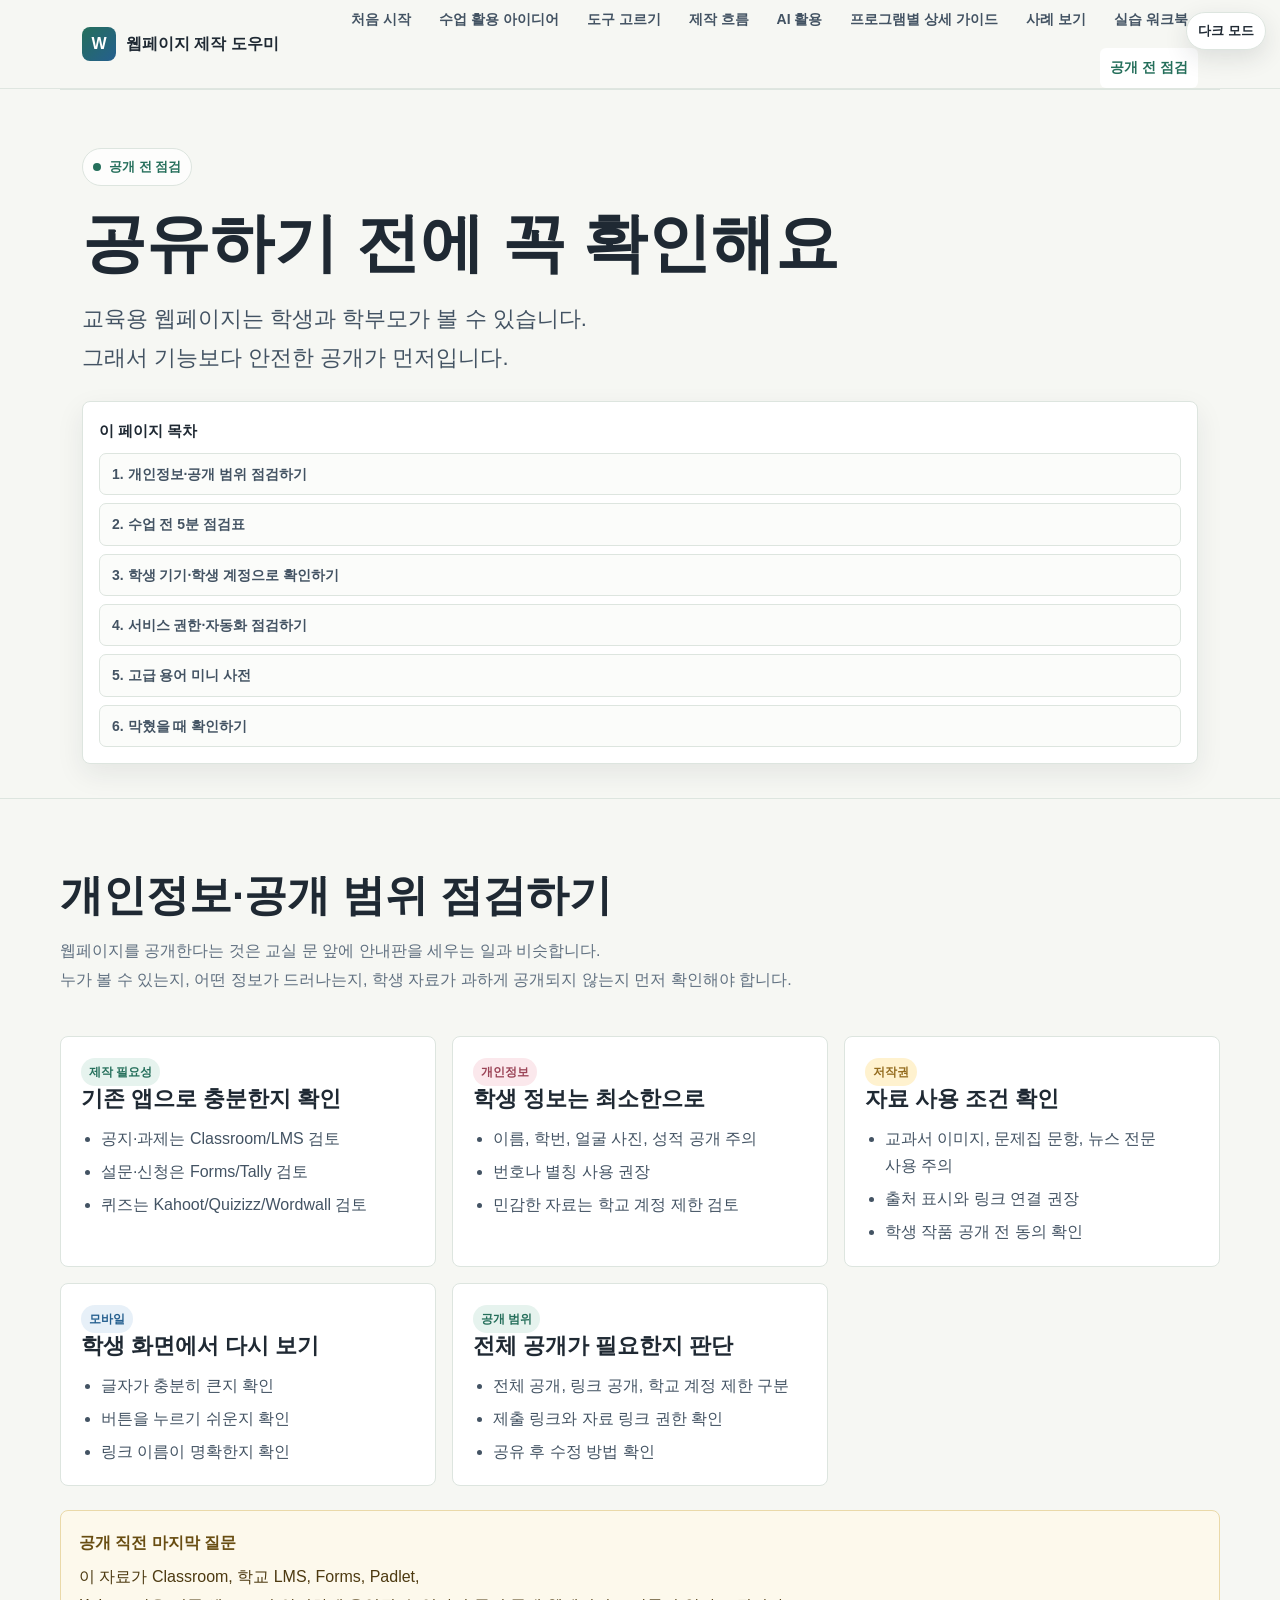
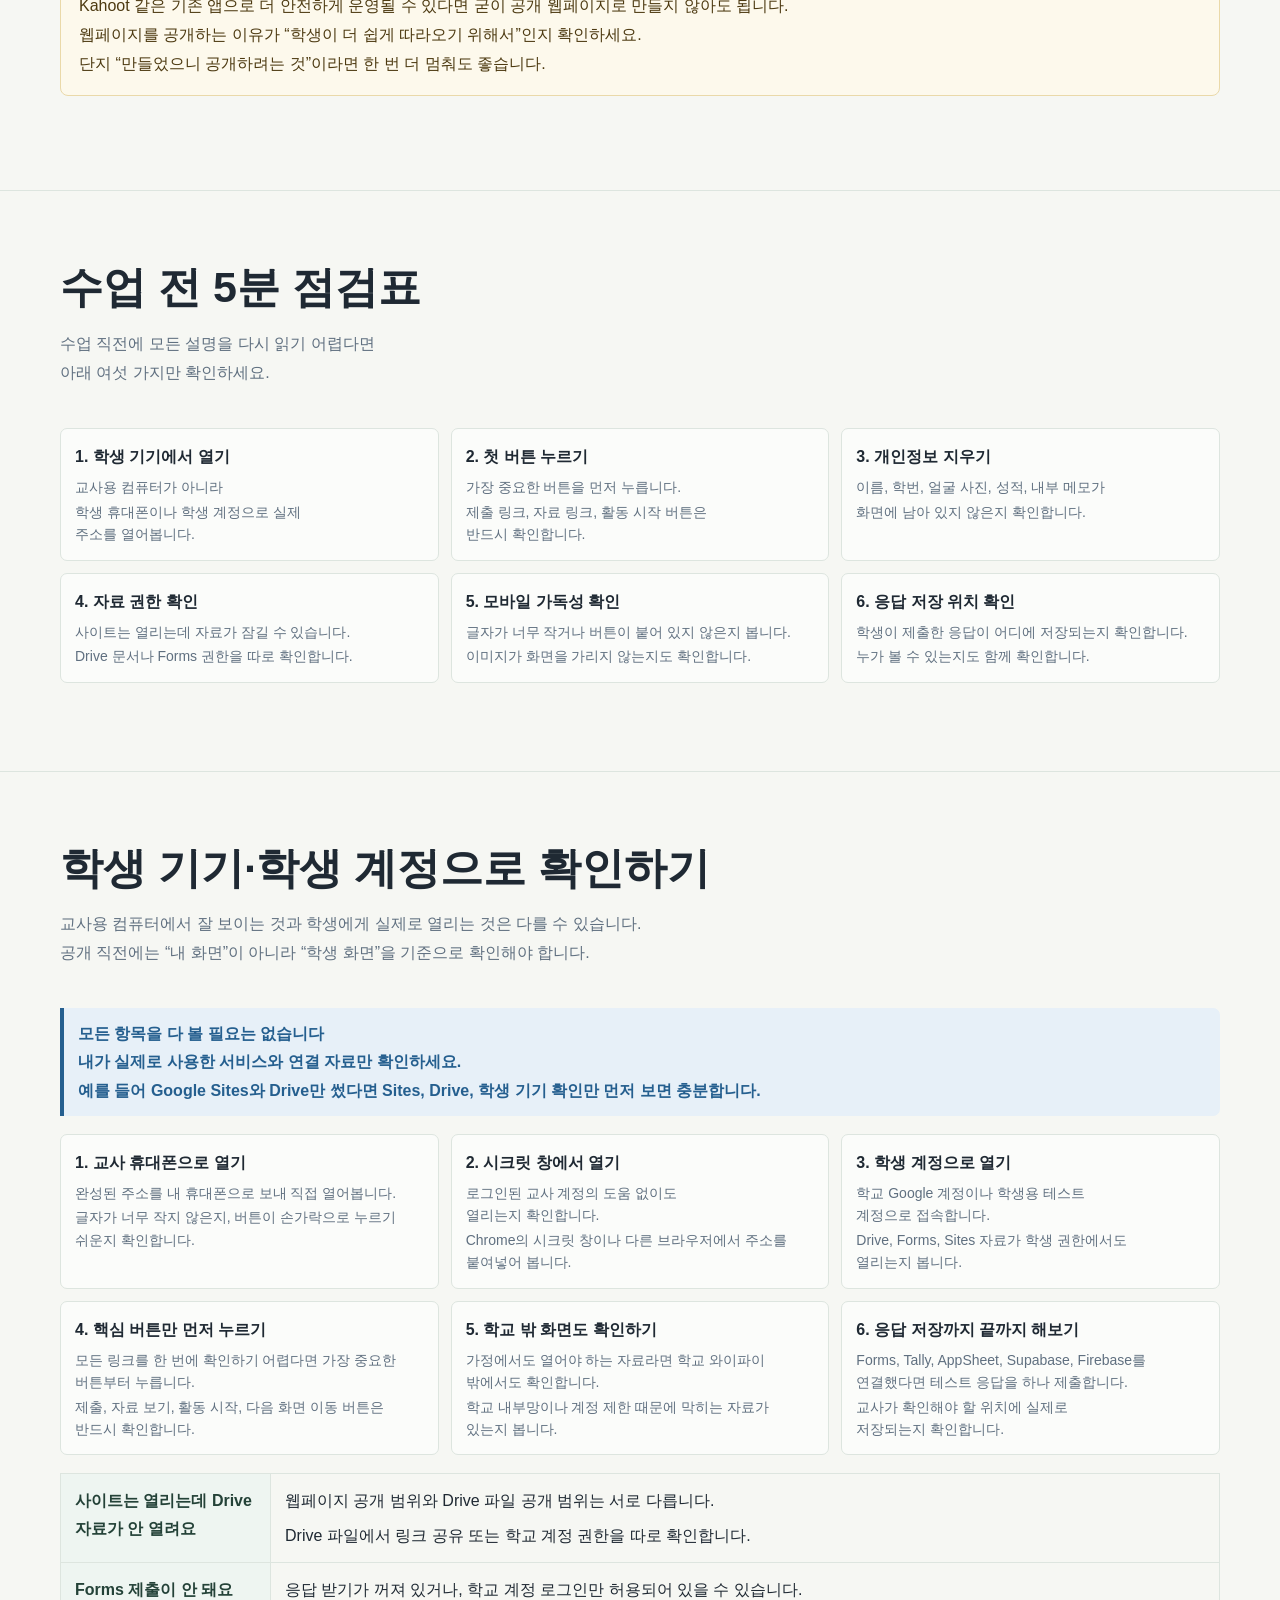
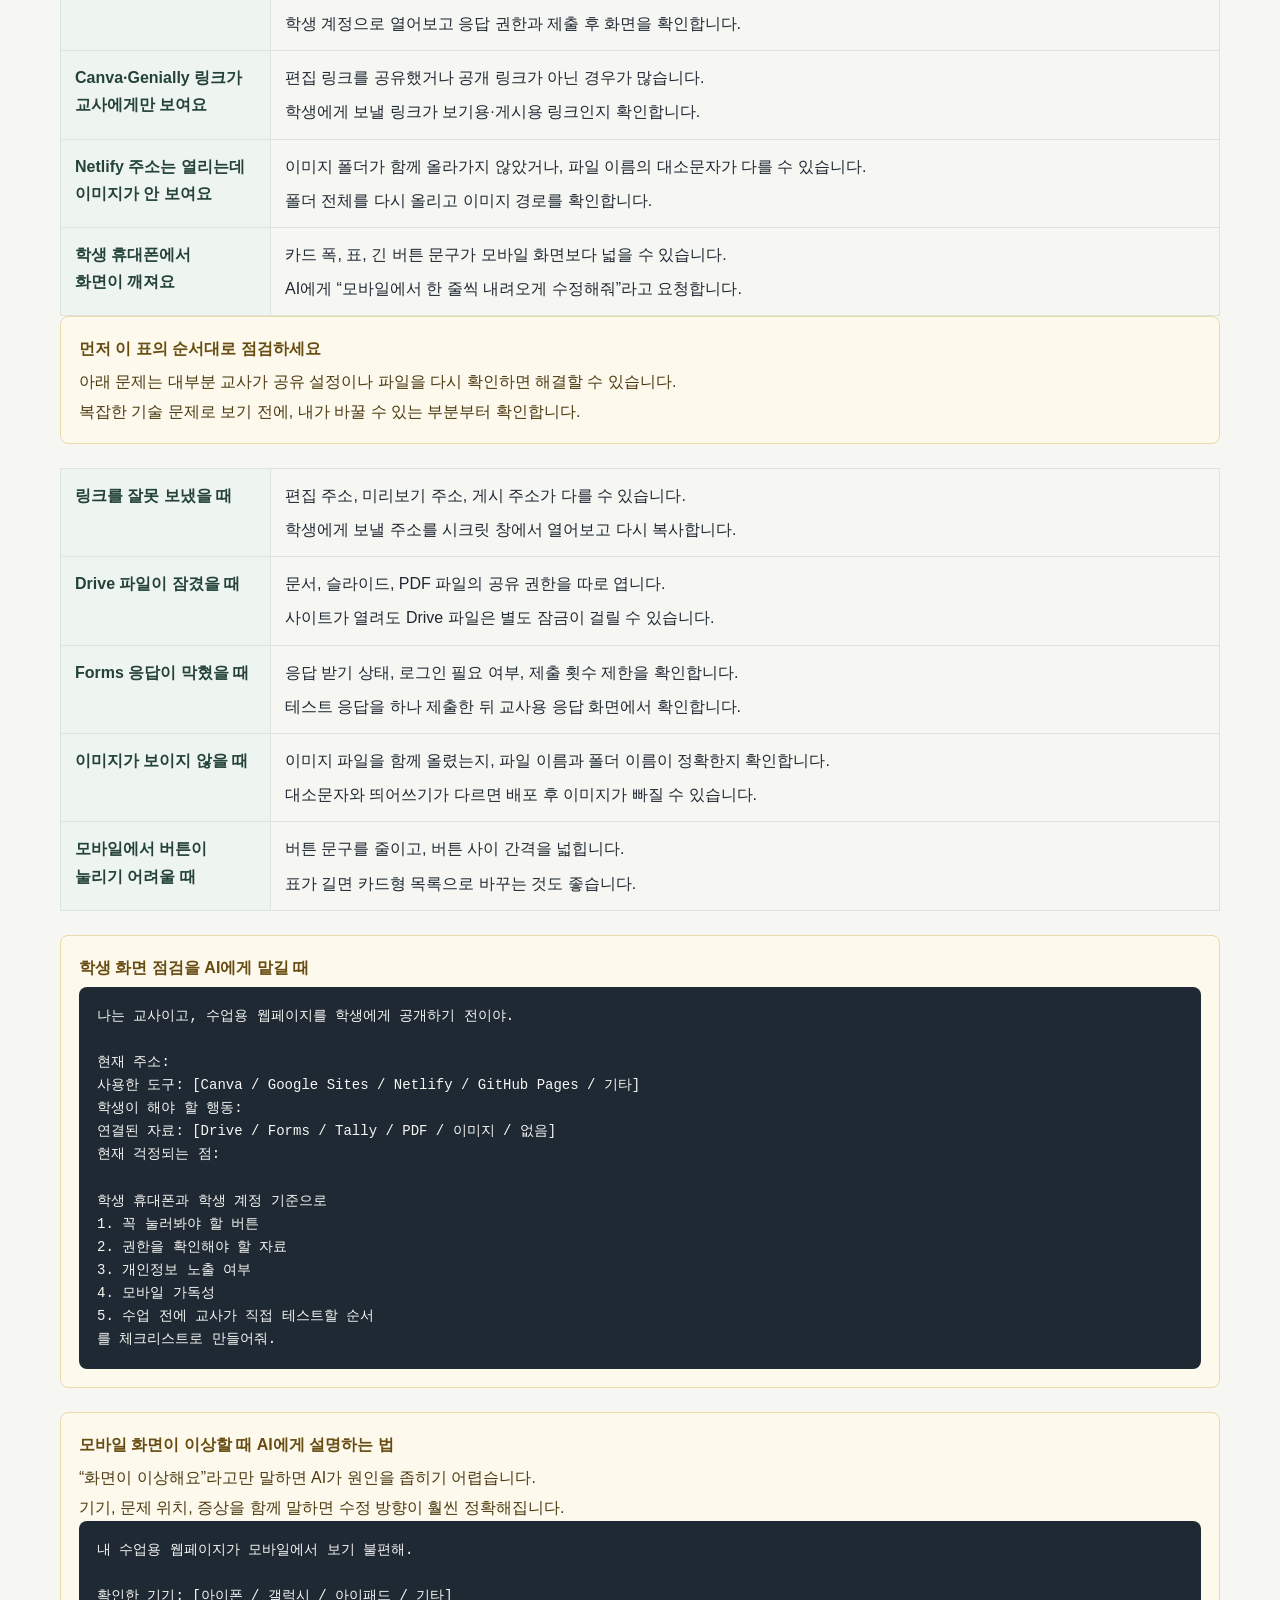
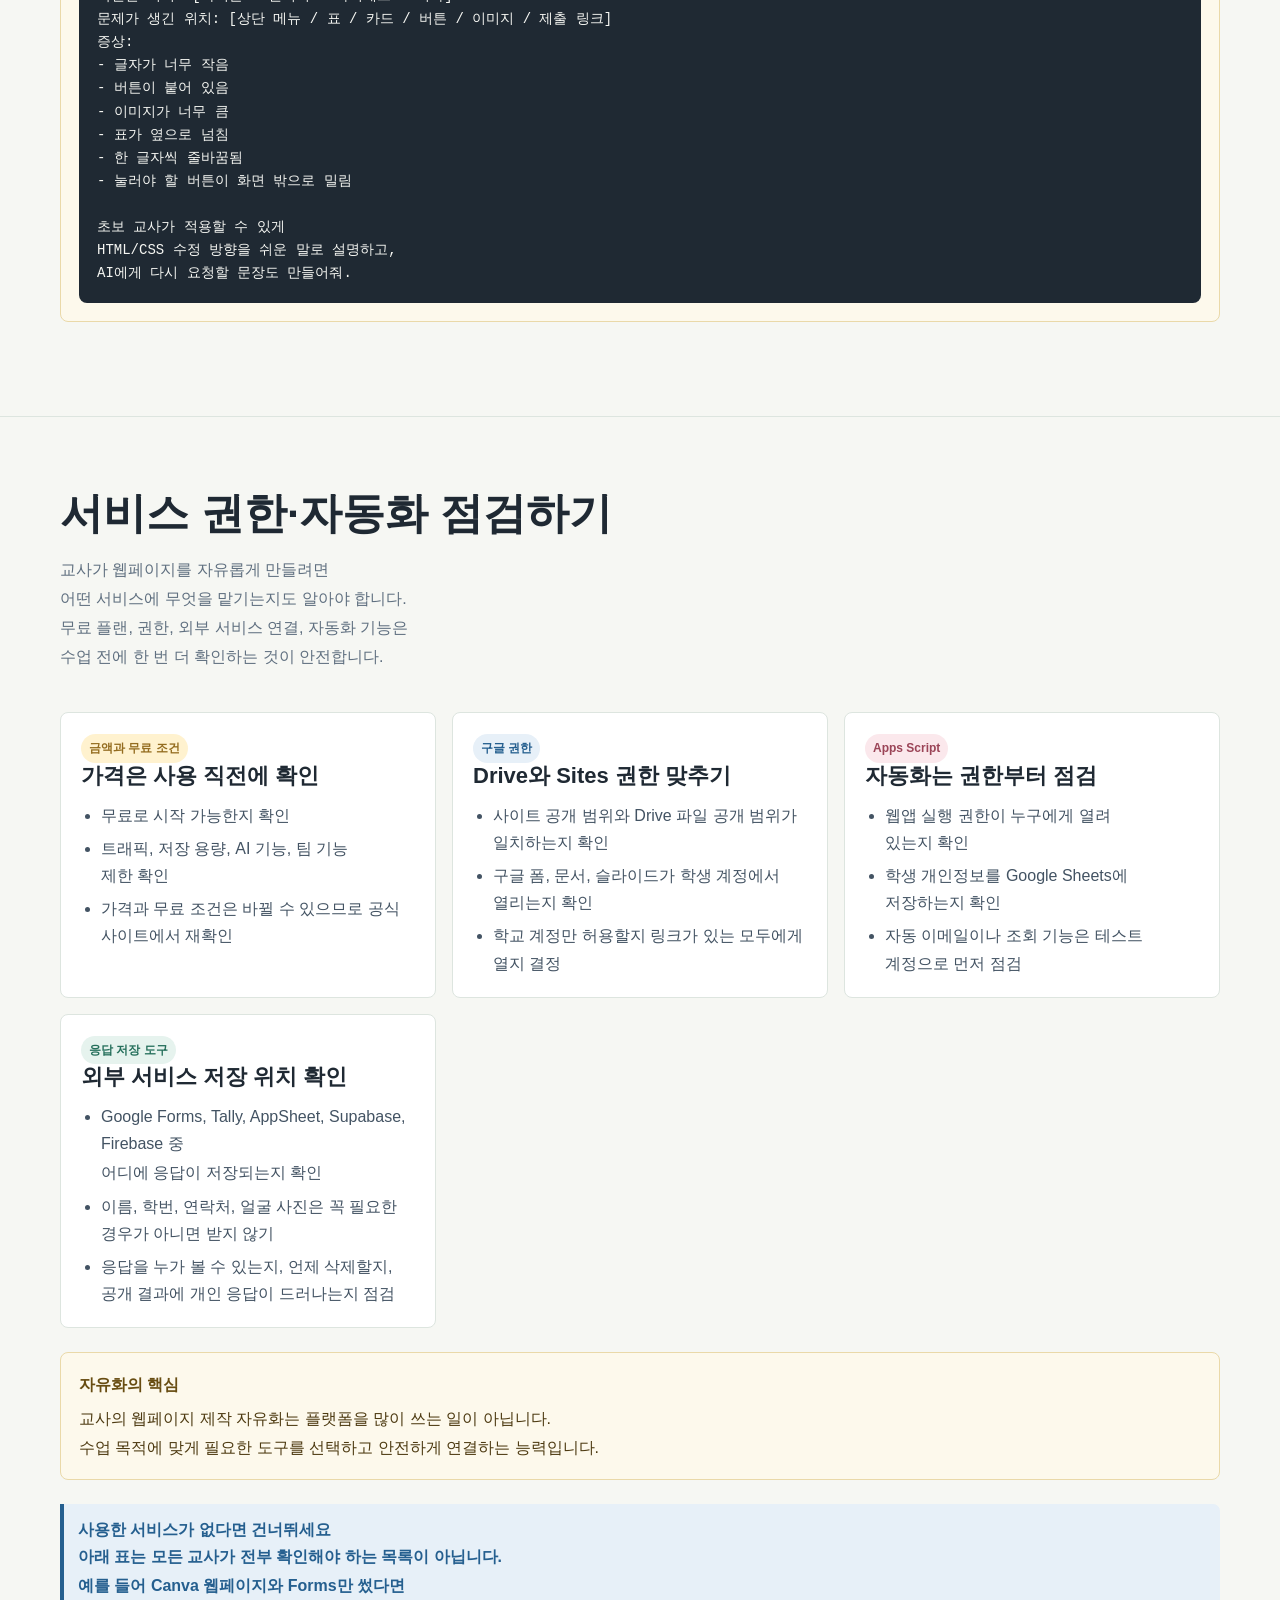
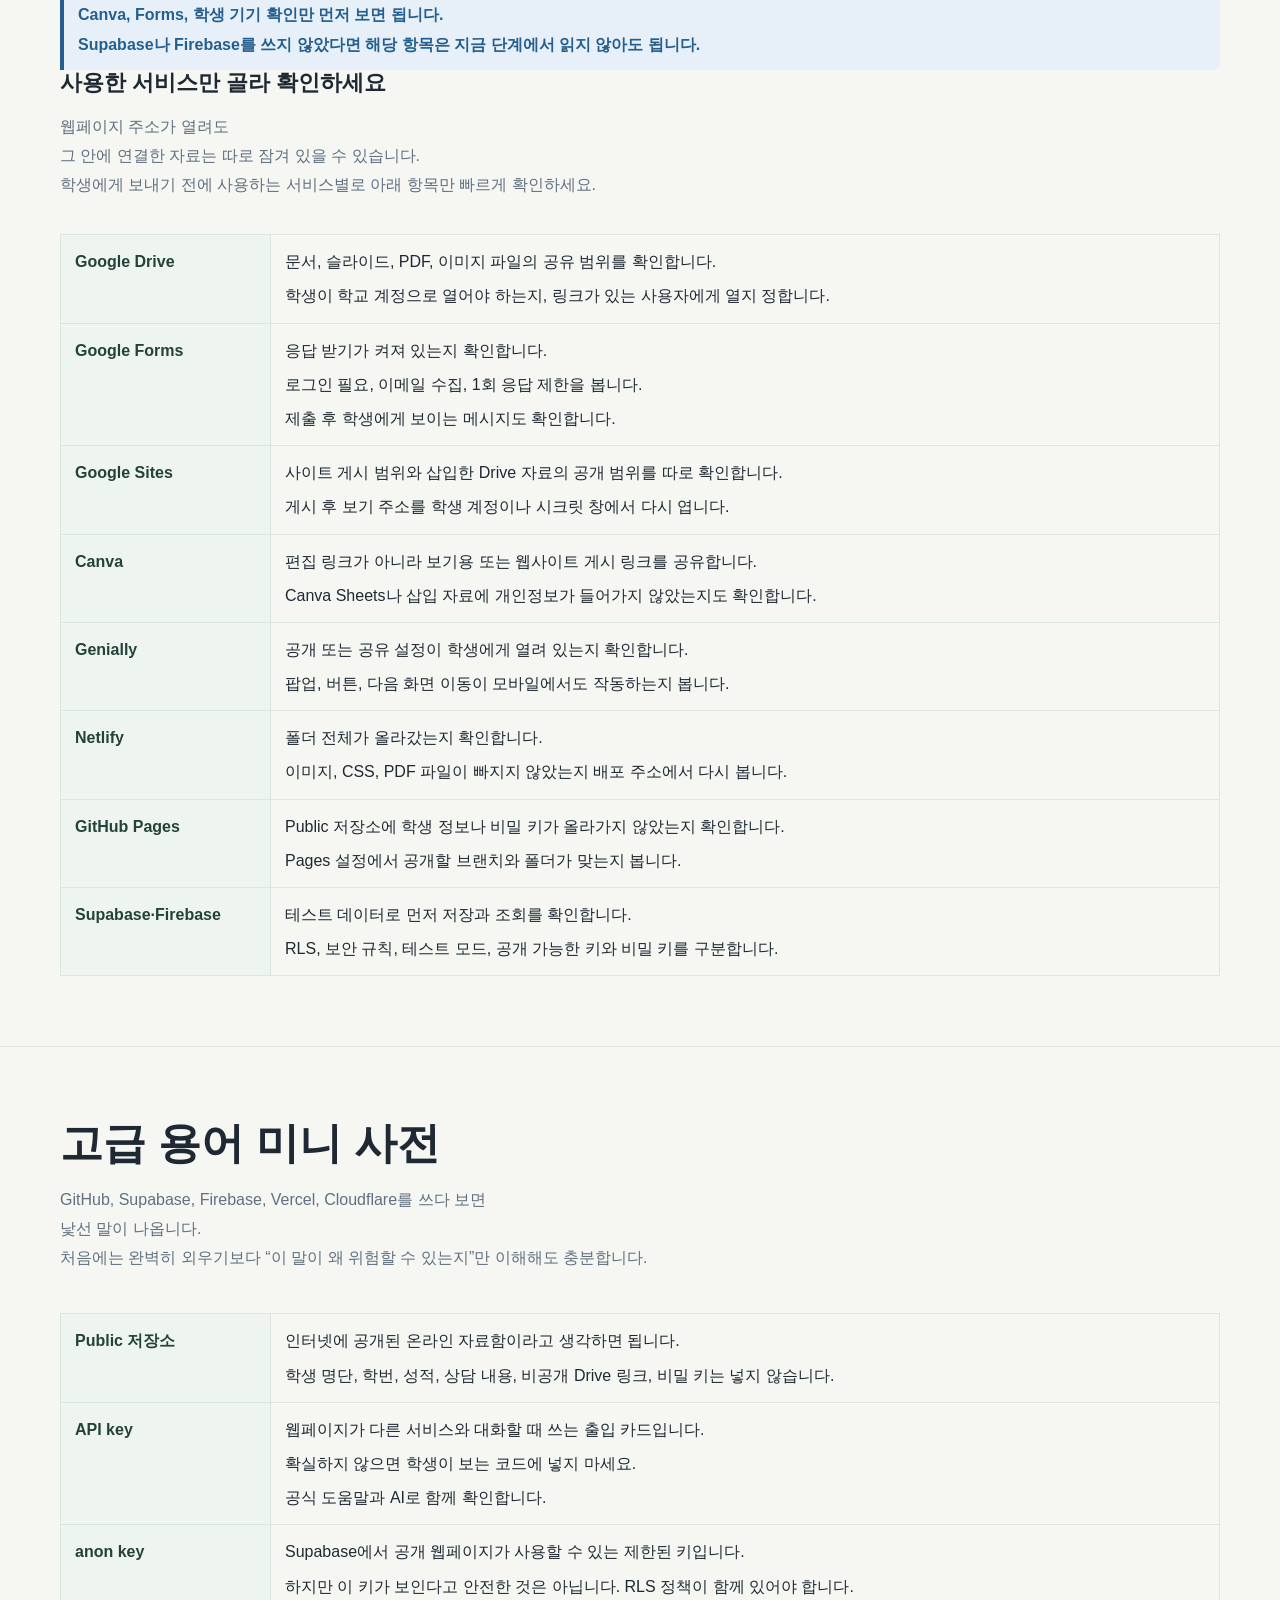
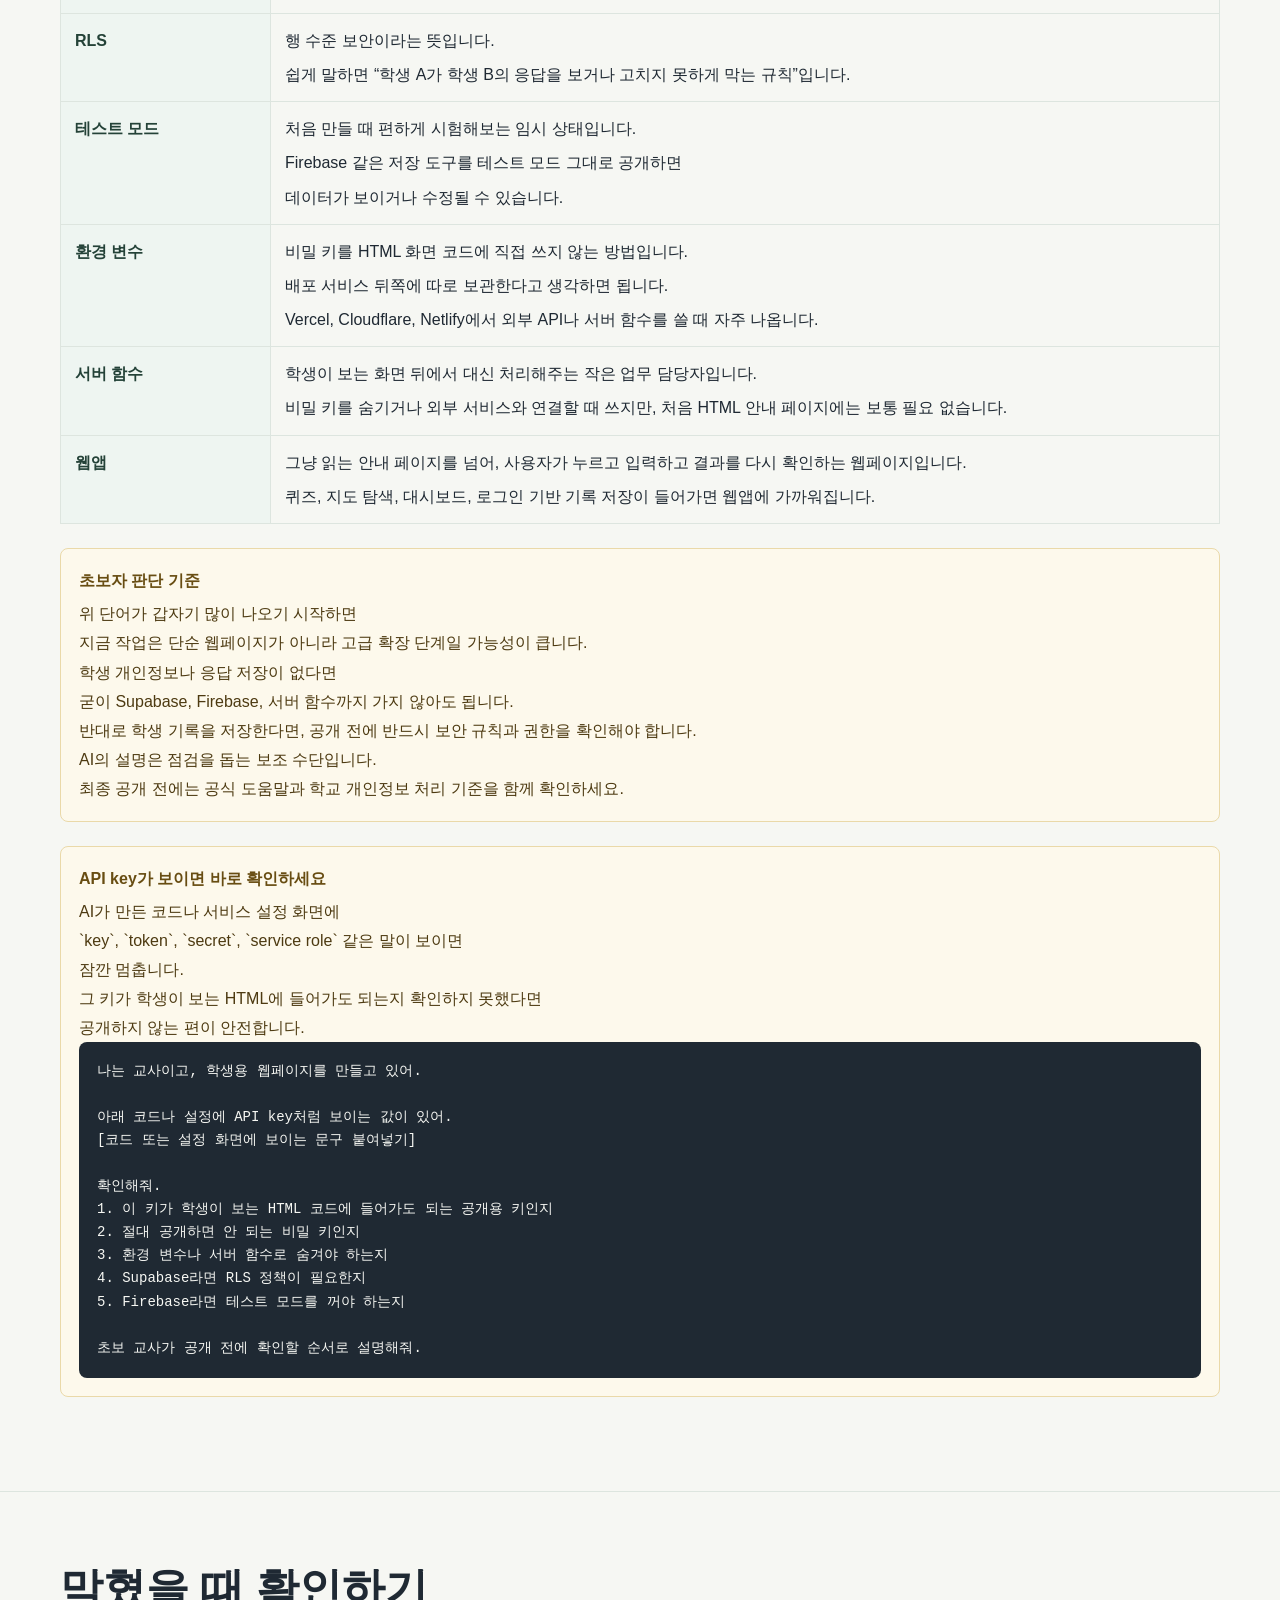
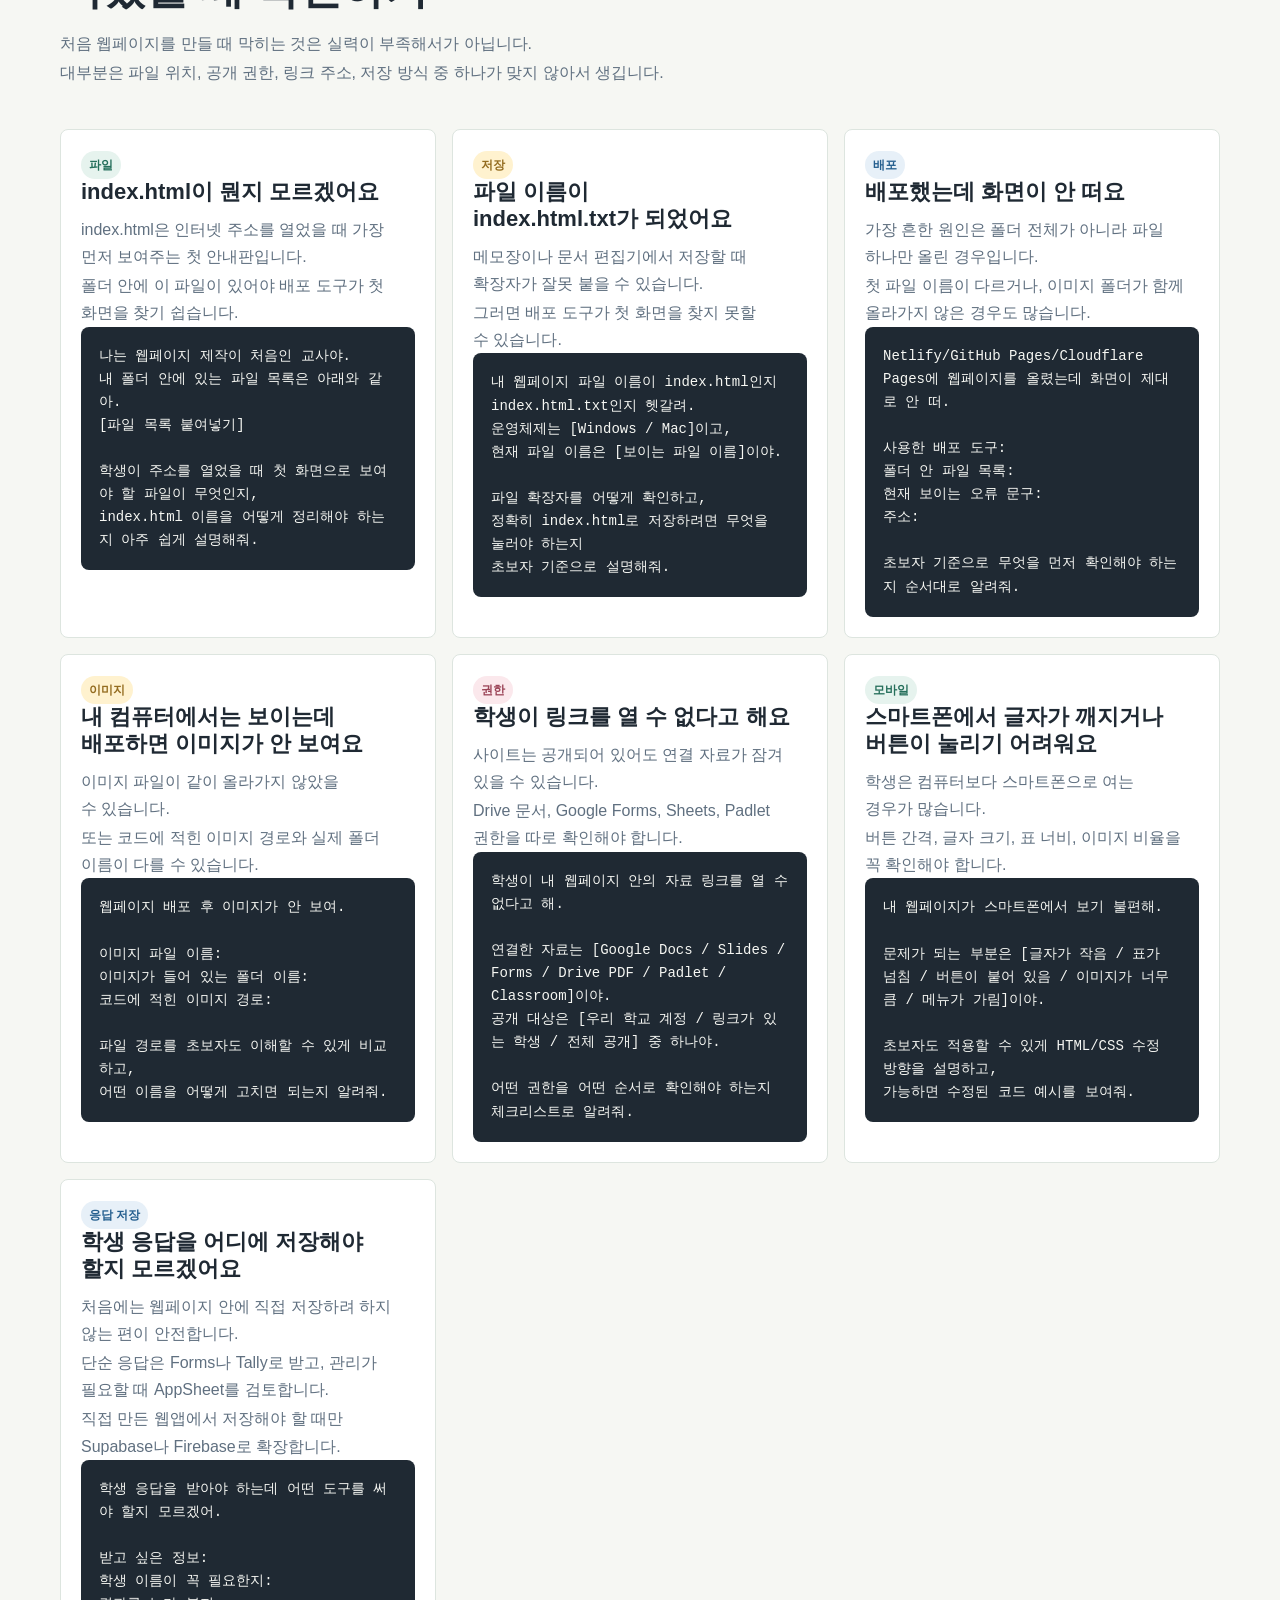
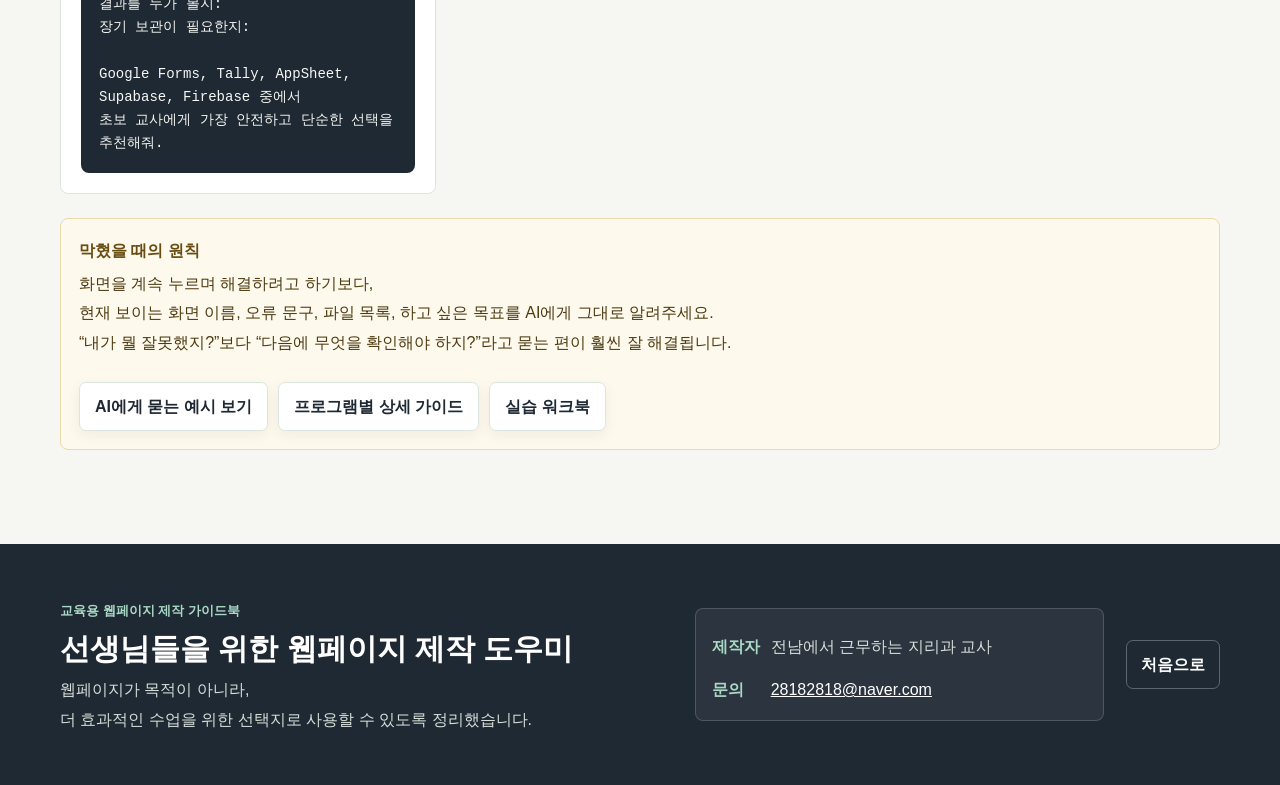
<file: pages/check.html>
<!DOCTYPE html>
<html lang="ko">
<head>
  <meta charset="UTF-8" />
  <meta name="viewport" content="width=device-width, initial-scale=1.0" />
  <title>공개 전 점검 | 선생님들을 위한 웹페이지 제작 도우미</title>
  <link rel="stylesheet" href="../assets/styles.css?v=20260702-8" />
</head>
<body>
  <header class="site-header">
    <nav class="nav" aria-label="주요 메뉴">
      <a class="brand" href="../index.html"><span class="brand-mark">W</span><span>웹페이지 제작 도우미</span></a>
      <div class="nav-links">
        <a href="start.html">처음 시작</a>
        <a href="ideas.html">수업 활용 아이디어</a>
        <a href="choose.html">도구 고르기</a>
        <a href="workflow.html">제작 흐름</a>
        <a href="ai.html">AI 활용</a>
        <a href="tools.html">프로그램별 상세 가이드</a>
        <a href="cases.html">사례 보기</a>
        <a href="practice.html">실습 워크북</a>
        <a href="check.html" aria-current="page">공개 전 점검</a>
      </div>
    </nav>
  </header>

  <main>
    <section class="page-hero">
      <span class="eyebrow">공개 전 점검</span>
      <h1>공유하기 전에 꼭 확인해요</h1>
      <p class="lead">
        <span class="line-break">교육용 웹페이지는 학생과 학부모가 볼 수 있습니다.</span>
        <span class="line-break">그래서 기능보다 안전한 공개가 먼저입니다.</span>
      </p>
    </section>

    <nav class="page-toc" aria-label="공개 전 점검 목차">
      <div class="toc-card">
        <strong>이 페이지 목차</strong>
        <div class="toc-links">
          <a href="#safety-check">1. 개인정보·공개 범위 점검하기</a>
          <a href="#quick-check">2. 수업 전 5분 점검표</a>
          <a href="#student-device-check">3. 학생 기기·학생 계정으로 확인하기</a>
          <a href="#service-check">4. 서비스 권한·자동화 점검하기</a>
          <a href="#advanced-terms">5. 고급 용어 미니 사전</a>
          <a href="#troubleshooting">6. 막혔을 때 확인하기</a>
        </div>
      </div>
    </nav>

    <section id="safety-check">
      <div class="section-inner">
        <div class="section-head">
          <div>
            <h2>개인정보·공개 범위 점검하기</h2>
            <p>
              <span class="line-break">웹페이지를 공개한다는 것은 교실 문 앞에 안내판을 세우는 일과 비슷합니다.</span>
              <span class="line-break">누가 볼 수 있는지, 어떤 정보가 드러나는지, 학생 자료가 과하게 공개되지 않는지 먼저 확인해야 합니다.</span>
            </p>
          </div>
        </div>

        <div class="tool-grid">
          <article class="card"><span class="badge">제작 필요성</span><h3>기존 앱으로 충분한지 확인</h3><ul><li>공지·과제는 Classroom/LMS 검토</li><li>설문·신청은 Forms/Tally 검토</li><li>퀴즈는 Kahoot/Quizizz/Wordwall 검토</li></ul></article>
          <article class="card rose"><span class="badge">개인정보</span><h3>학생 정보는 최소한으로</h3><ul><li>이름, 학번, 얼굴 사진, 성적 공개 주의</li><li>번호나 별칭 사용 권장</li><li>민감한 자료는 학교 계정 제한 검토</li></ul></article>
          <article class="card gold"><span class="badge">저작권</span><h3>자료 사용 조건 확인</h3><ul><li>교과서 이미지, 문제집 문항, 뉴스 전문 사용 주의</li><li>출처 표시와 링크 연결 권장</li><li>학생 작품 공개 전 동의 확인</li></ul></article>
          <article class="card blue"><span class="badge">모바일</span><h3>학생 화면에서 다시 보기</h3><ul><li>글자가 충분히 큰지 확인</li><li>버튼을 누르기 쉬운지 확인</li><li>링크 이름이 명확한지 확인</li></ul></article>
          <article class="card"><span class="badge">공개 범위</span><h3>전체 공개가 필요한지 판단</h3><ul><li>전체 공개, 링크 공개, 학교 계정 제한 구분</li><li>제출 링크와 자료 링크 권한 확인</li><li>공유 후 수정 방법 확인</li></ul></article>
        </div>

        <div class="callout">
          <strong>공개 직전 마지막 질문</strong>
          <span class="line-break">이 자료가 Classroom, 학교 LMS, Forms, Padlet,</span>
          <span class="line-break">Kahoot 같은 기존 앱으로 더 안전하게 운영될 수 있다면 굳이 공개 웹페이지로 만들지 않아도 됩니다.</span>
          <span class="line-break">웹페이지를 공개하는 이유가 “학생이 더 쉽게 따라오기 위해서”인지 확인하세요.</span>
          <span class="line-break">단지 “만들었으니 공개하려는 것”이라면 한 번 더 멈춰도 좋습니다.</span>
        </div>
      </div>
    </section>

    <section id="quick-check">
      <div class="section-inner">
        <div class="section-head">
          <div>
            <h2>수업 전 5분 점검표</h2>
            <p>
              <span class="line-break">수업 직전에 모든 설명을 다시 읽기 어렵다면</span>
              <span class="line-break">아래 여섯 가지만 확인하세요.</span>
            </p>
          </div>
        </div>

        <div class="detail-grid">
          <div class="detail-box">
            <strong>1. 학생 기기에서 열기</strong>
            <p>
              <span class="line-break">교사용 컴퓨터가 아니라</span>
              <span class="line-break">학생 휴대폰이나 학생 계정으로 실제 주소를 열어봅니다.</span>
            </p>
          </div>
          <div class="detail-box">
            <strong>2. 첫 버튼 누르기</strong>
            <p>
              <span class="line-break">가장 중요한 버튼을 먼저 누릅니다.</span>
              <span class="line-break">제출 링크, 자료 링크, 활동 시작 버튼은 반드시 확인합니다.</span>
            </p>
          </div>
          <div class="detail-box">
            <strong>3. 개인정보 지우기</strong>
            <p>
              <span class="line-break">이름, 학번, 얼굴 사진, 성적, 내부 메모가</span>
              <span class="line-break">화면에 남아 있지 않은지 확인합니다.</span>
            </p>
          </div>
          <div class="detail-box">
            <strong>4. 자료 권한 확인</strong>
            <p>
              <span class="line-break">사이트는 열리는데 자료가 잠길 수 있습니다.</span>
              <span class="line-break">Drive 문서나 Forms 권한을 따로 확인합니다.</span>
            </p>
          </div>
          <div class="detail-box">
            <strong>5. 모바일 가독성 확인</strong>
            <p>
              <span class="line-break">글자가 너무 작거나 버튼이 붙어 있지 않은지 봅니다.</span>
              <span class="line-break">이미지가 화면을 가리지 않는지도 확인합니다.</span>
            </p>
          </div>
          <div class="detail-box">
            <strong>6. 응답 저장 위치 확인</strong>
            <p>
              <span class="line-break">학생이 제출한 응답이 어디에 저장되는지 확인합니다.</span>
              <span class="line-break">누가 볼 수 있는지도 함께 확인합니다.</span>
            </p>
          </div>
        </div>
      </div>
    </section>

    <section id="student-device-check">
      <div class="section-inner">
        <div class="section-head">
          <div>
            <h2>학생 기기·학생 계정으로 확인하기</h2>
            <p>
              <span class="line-break">교사용 컴퓨터에서 잘 보이는 것과 학생에게 실제로 열리는 것은 다를 수 있습니다.</span>
              <span class="line-break">공개 직전에는 “내 화면”이 아니라 “학생 화면”을 기준으로 확인해야 합니다.</span>
            </p>
          </div>
        </div>

        <div class="mini-note">
          <strong>모든 항목을 다 볼 필요는 없습니다</strong>
          <span class="line-break">내가 실제로 사용한 서비스와 연결 자료만 확인하세요.</span>
          <span class="line-break">예를 들어 Google Sites와 Drive만 썼다면 Sites, Drive, 학생 기기 확인만 먼저 보면 충분합니다.</span>
        </div>

        <div class="detail-grid">
          <div class="detail-box">
            <strong>1. 교사 휴대폰으로 열기</strong>
            <p>
              <span class="line-break">완성된 주소를 내 휴대폰으로 보내 직접 열어봅니다.</span>
              <span class="line-break">글자가 너무 작지 않은지, 버튼이 손가락으로 누르기 쉬운지 확인합니다.</span>
            </p>
          </div>
          <div class="detail-box">
            <strong>2. 시크릿 창에서 열기</strong>
            <p>
              <span class="line-break">로그인된 교사 계정의 도움 없이도 열리는지 확인합니다.</span>
              <span class="line-break">Chrome의 시크릿 창이나 다른 브라우저에서 주소를 붙여넣어 봅니다.</span>
            </p>
          </div>
          <div class="detail-box">
            <strong>3. 학생 계정으로 열기</strong>
            <p>
              <span class="line-break">학교 Google 계정이나 학생용 테스트 계정으로 접속합니다.</span>
              <span class="line-break">Drive, Forms, Sites 자료가 학생 권한에서도 열리는지 봅니다.</span>
            </p>
          </div>
          <div class="detail-box">
            <strong>4. 핵심 버튼만 먼저 누르기</strong>
            <p>
              <span class="line-break">모든 링크를 한 번에 확인하기 어렵다면 가장 중요한 버튼부터 누릅니다.</span>
              <span class="line-break">제출, 자료 보기, 활동 시작, 다음 화면 이동 버튼은 반드시 확인합니다.</span>
            </p>
          </div>
          <div class="detail-box">
            <strong>5. 학교 밖 화면도 확인하기</strong>
            <p>
              <span class="line-break">가정에서도 열어야 하는 자료라면 학교 와이파이 밖에서도 확인합니다.</span>
              <span class="line-break">학교 내부망이나 계정 제한 때문에 막히는 자료가 있는지 봅니다.</span>
            </p>
          </div>
          <div class="detail-box">
            <strong>6. 응답 저장까지 끝까지 해보기</strong>
            <p>
              <span class="line-break">Forms, Tally, AppSheet, Supabase, Firebase를 연결했다면 테스트 응답을 하나 제출합니다.</span>
              <span class="line-break">교사가 확인해야 할 위치에 실제로 저장되는지 확인합니다.</span>
            </p>
          </div>
        </div>

        <details class="mobile-collapse" data-mobile-collapse open>
          <summary>
            <span>학생 화면에서 자주 생기는 문제</span>
            <span class="collapse-subtext">자료가 잠기거나 이미지가 빠질 때 먼저 확인합니다.</span>
          </summary>
          <div class="mobile-collapse-body">
            <table class="info-table">
              <tr><th>사이트는 열리는데 Drive 자료가 안 열려요</th><td><span class="line-break">웹페이지 공개 범위와 Drive 파일 공개 범위는 서로 다릅니다.</span><span class="line-break">Drive 파일에서 링크 공유 또는 학교 계정 권한을 따로 확인합니다.</span></td></tr>
              <tr><th>Forms 제출이 안 돼요</th><td><span class="line-break">응답 받기가 꺼져 있거나, 학교 계정 로그인만 허용되어 있을 수 있습니다.</span><span class="line-break">학생 계정으로 열어보고 응답 권한과 제출 후 화면을 확인합니다.</span></td></tr>
              <tr><th>Canva·Genially 링크가 교사에게만 보여요</th><td><span class="line-break">편집 링크를 공유했거나 공개 링크가 아닌 경우가 많습니다.</span><span class="line-break">학생에게 보낼 링크가 보기용·게시용 링크인지 확인합니다.</span></td></tr>
              <tr><th>Netlify 주소는 열리는데 이미지가 안 보여요</th><td><span class="line-break">이미지 폴더가 함께 올라가지 않았거나, 파일 이름의 대소문자가 다를 수 있습니다.</span><span class="line-break">폴더 전체를 다시 올리고 이미지 경로를 확인합니다.</span></td></tr>
              <tr><th>학생 휴대폰에서 화면이 깨져요</th><td><span class="line-break">카드 폭, 표, 긴 버튼 문구가 모바일 화면보다 넓을 수 있습니다.</span><span class="line-break">AI에게 “모바일에서 한 줄씩 내려오게 수정해줘”라고 요청합니다.</span></td></tr>
            </table>
          </div>
        </details>

        <details class="mobile-collapse" data-mobile-collapse open>
          <summary>
            <span>교사가 바로 고쳐볼 수 있는 문제</span>
            <span class="collapse-subtext">링크, 권한, 이미지, 모바일 버튼을 먼저 봅니다.</span>
          </summary>
          <div class="mobile-collapse-body">
            <div class="callout">
              <strong>먼저 이 표의 순서대로 점검하세요</strong>
              <span class="line-break">아래 문제는 대부분 교사가 공유 설정이나 파일을 다시 확인하면 해결할 수 있습니다.</span>
              <span class="line-break">복잡한 기술 문제로 보기 전에, 내가 바꿀 수 있는 부분부터 확인합니다.</span>
            </div>

            <table class="info-table">
              <tr><th>링크를 잘못 보냈을 때</th><td><span class="line-break">편집 주소, 미리보기 주소, 게시 주소가 다를 수 있습니다.</span><span class="line-break">학생에게 보낼 주소를 시크릿 창에서 열어보고 다시 복사합니다.</span></td></tr>
              <tr><th>Drive 파일이 잠겼을 때</th><td><span class="line-break">문서, 슬라이드, PDF 파일의 공유 권한을 따로 엽니다.</span><span class="line-break">사이트가 열려도 Drive 파일은 별도 잠금이 걸릴 수 있습니다.</span></td></tr>
              <tr><th>Forms 응답이 막혔을 때</th><td><span class="line-break">응답 받기 상태, 로그인 필요 여부, 제출 횟수 제한을 확인합니다.</span><span class="line-break">테스트 응답을 하나 제출한 뒤 교사용 응답 화면에서 확인합니다.</span></td></tr>
              <tr><th>이미지가 보이지 않을 때</th><td><span class="line-break">이미지 파일을 함께 올렸는지, 파일 이름과 폴더 이름이 정확한지 확인합니다.</span><span class="line-break">대소문자와 띄어쓰기가 다르면 배포 후 이미지가 빠질 수 있습니다.</span></td></tr>
              <tr><th>모바일에서 버튼이 눌리기 어려울 때</th><td><span class="line-break">버튼 문구를 줄이고, 버튼 사이 간격을 넓힙니다.</span><span class="line-break">표가 길면 카드형 목록으로 바꾸는 것도 좋습니다.</span></td></tr>
            </table>
          </div>
        </details>

        <div class="callout">
          <strong>학생 화면 점검을 AI에게 맡길 때</strong>
          <pre class="prompt-box">나는 교사이고, 수업용 웹페이지를 학생에게 공개하기 전이야.

현재 주소:
사용한 도구: [Canva / Google Sites / Netlify / GitHub Pages / 기타]
학생이 해야 할 행동:
연결된 자료: [Drive / Forms / Tally / PDF / 이미지 / 없음]
현재 걱정되는 점:

학생 휴대폰과 학생 계정 기준으로
1. 꼭 눌러봐야 할 버튼
2. 권한을 확인해야 할 자료
3. 개인정보 노출 여부
4. 모바일 가독성
5. 수업 전에 교사가 직접 테스트할 순서
를 체크리스트로 만들어줘.</pre>
        </div>

        <details class="mobile-collapse" data-mobile-collapse open>
          <summary>
            <span>모바일 화면 문제를 AI에게 설명하기</span>
            <span class="collapse-subtext">기기, 위치, 증상을 함께 말하면 더 잘 고칠 수 있습니다.</span>
          </summary>
          <div class="mobile-collapse-body">
            <div class="callout">
              <strong>모바일 화면이 이상할 때 AI에게 설명하는 법</strong>
              <span class="line-break">“화면이 이상해요”라고만 말하면 AI가 원인을 좁히기 어렵습니다.</span>
              <span class="line-break">기기, 문제 위치, 증상을 함께 말하면 수정 방향이 훨씬 정확해집니다.</span>
              <pre class="prompt-box">내 수업용 웹페이지가 모바일에서 보기 불편해.

확인한 기기: [아이폰 / 갤럭시 / 아이패드 / 기타]
문제가 생긴 위치: [상단 메뉴 / 표 / 카드 / 버튼 / 이미지 / 제출 링크]
증상:
- 글자가 너무 작음
- 버튼이 붙어 있음
- 이미지가 너무 큼
- 표가 옆으로 넘침
- 한 글자씩 줄바꿈됨
- 눌러야 할 버튼이 화면 밖으로 밀림

초보 교사가 적용할 수 있게
HTML/CSS 수정 방향을 쉬운 말로 설명하고,
AI에게 다시 요청할 문장도 만들어줘.</pre>
            </div>
          </div>
        </details>
      </div>
    </section>

    <section id="service-check">
      <div class="section-inner">
        <div class="section-head">
          <div>
            <h2>서비스 권한·자동화 점검하기</h2>
            <p>
              <span class="line-break">교사가 웹페이지를 자유롭게 만들려면</span>
              <span class="line-break">어떤 서비스에 무엇을 맡기는지도 알아야 합니다.</span>
              <span class="line-break">무료 플랜, 권한, 외부 서비스 연결, 자동화 기능은</span>
              <span class="line-break">수업 전에 한 번 더 확인하는 것이 안전합니다.</span>
            </p>
          </div>
        </div>

        <div class="tool-grid">
          <article class="card gold">
            <span class="badge">금액과 무료 조건</span>
            <h3>가격은 사용 직전에 확인</h3>
            <ul>
              <li>무료로 시작 가능한지 확인</li>
              <li>트래픽, 저장 용량, AI 기능, 팀 기능 제한 확인</li>
              <li>가격과 무료 조건은 바뀔 수 있으므로 공식 사이트에서 재확인</li>
            </ul>
          </article>

          <article class="card blue">
            <span class="badge">구글 권한</span>
            <h3>Drive와 Sites 권한 맞추기</h3>
            <ul>
              <li>사이트 공개 범위와 Drive 파일 공개 범위가 일치하는지 확인</li>
              <li>구글 폼, 문서, 슬라이드가 학생 계정에서 열리는지 확인</li>
              <li>학교 계정만 허용할지 링크가 있는 모두에게 열지 결정</li>
            </ul>
          </article>

          <article class="card rose">
            <span class="badge">Apps Script</span>
            <h3>자동화는 권한부터 점검</h3>
            <ul>
              <li>웹앱 실행 권한이 누구에게 열려 있는지 확인</li>
              <li>학생 개인정보를 Google Sheets에 저장하는지 확인</li>
              <li>자동 이메일이나 조회 기능은 테스트 계정으로 먼저 점검</li>
            </ul>
          </article>

          <article class="card">
            <span class="badge">응답 저장 도구</span>
            <h3>외부 서비스 저장 위치 확인</h3>
            <ul>
              <li><span class="line-break">Google Forms, Tally, AppSheet, Supabase, Firebase 중</span><span class="line-break">어디에 응답이 저장되는지 확인</span></li>
              <li>이름, 학번, 연락처, 얼굴 사진은 꼭 필요한 경우가 아니면 받지 않기</li>
              <li>응답을 누가 볼 수 있는지, 언제 삭제할지, 공개 결과에 개인 응답이 드러나는지 점검</li>
            </ul>
          </article>
        </div>

        <div class="callout">
          <strong>자유화의 핵심</strong>
          <span class="line-break">교사의 웹페이지 제작 자유화는 플랫폼을 많이 쓰는 일이 아닙니다.</span>
          <span class="line-break">수업 목적에 맞게 필요한 도구를 선택하고 안전하게 연결하는 능력입니다.</span>
        </div>

        <div class="mini-note">
          <strong>사용한 서비스가 없다면 건너뛰세요</strong>
          <span class="line-break">아래 표는 모든 교사가 전부 확인해야 하는 목록이 아닙니다.</span>
          <span class="line-break">예를 들어 Canva 웹페이지와 Forms만 썼다면</span>
          <span class="line-break">Canva, Forms, 학생 기기 확인만 먼저 보면 됩니다.</span>
          <span class="line-break">Supabase나 Firebase를 쓰지 않았다면 해당 항목은 지금 단계에서 읽지 않아도 됩니다.</span>
        </div>

        <details class="mobile-collapse" data-mobile-collapse open>
          <summary>
            <span>서비스별 권한 확인 미니 체크</span>
            <span class="collapse-subtext">내가 사용한 서비스만 골라 확인합니다.</span>
          </summary>
          <div class="mobile-collapse-body">
            <div class="section-head compact">
              <div>
                <h3>사용한 서비스만 골라 확인하세요</h3>
                <p>
                  <span class="line-break">웹페이지 주소가 열려도</span>
                  <span class="line-break">그 안에 연결한 자료는 따로 잠겨 있을 수 있습니다.</span>
                  <span class="line-break">학생에게 보내기 전에 사용하는 서비스별로 아래 항목만 빠르게 확인하세요.</span>
                </p>
              </div>
            </div>

            <table class="info-table">
              <tr><th>Google Drive</th><td><span class="line-break">문서, 슬라이드, PDF, 이미지 파일의 공유 범위를 확인합니다.</span><span class="line-break">학생이 학교 계정으로 열어야 하는지, 링크가 있는 사용자에게 열지 정합니다.</span></td></tr>
              <tr><th>Google Forms</th><td><span class="line-break">응답 받기가 켜져 있는지 확인합니다.</span><span class="line-break">로그인 필요, 이메일 수집, 1회 응답 제한을 봅니다.</span><span class="line-break">제출 후 학생에게 보이는 메시지도 확인합니다.</span></td></tr>
              <tr><th>Google Sites</th><td><span class="line-break">사이트 게시 범위와 삽입한 Drive 자료의 공개 범위를 따로 확인합니다.</span><span class="line-break">게시 후 보기 주소를 학생 계정이나 시크릿 창에서 다시 엽니다.</span></td></tr>
              <tr><th>Canva</th><td><span class="line-break">편집 링크가 아니라 보기용 또는 웹사이트 게시 링크를 공유합니다.</span><span class="line-break">Canva Sheets나 삽입 자료에 개인정보가 들어가지 않았는지도 확인합니다.</span></td></tr>
              <tr><th>Genially</th><td><span class="line-break">공개 또는 공유 설정이 학생에게 열려 있는지 확인합니다.</span><span class="line-break">팝업, 버튼, 다음 화면 이동이 모바일에서도 작동하는지 봅니다.</span></td></tr>
              <tr><th>Netlify</th><td><span class="line-break">폴더 전체가 올라갔는지 확인합니다.</span><span class="line-break">이미지, CSS, PDF 파일이 빠지지 않았는지 배포 주소에서 다시 봅니다.</span></td></tr>
              <tr><th>GitHub Pages</th><td><span class="line-break">Public 저장소에 학생 정보나 비밀 키가 올라가지 않았는지 확인합니다.</span><span class="line-break">Pages 설정에서 공개할 브랜치와 폴더가 맞는지 봅니다.</span></td></tr>
              <tr><th>Supabase·Firebase</th><td><span class="line-break">테스트 데이터로 먼저 저장과 조회를 확인합니다.</span><span class="line-break">RLS, 보안 규칙, 테스트 모드, 공개 가능한 키와 비밀 키를 구분합니다.</span></td></tr>
            </table>
          </div>
        </details>
      </div>
    </section>

    <section id="advanced-terms">
      <div class="section-inner">
        <div class="section-head">
          <div>
            <h2>고급 용어 미니 사전</h2>
            <p>
              <span class="line-break">GitHub, Supabase, Firebase, Vercel, Cloudflare를 쓰다 보면</span>
              <span class="line-break">낯선 말이 나옵니다.</span>
              <span class="line-break">처음에는 완벽히 외우기보다 “이 말이 왜 위험할 수 있는지”만 이해해도 충분합니다.</span>
            </p>
          </div>
        </div>

        <details class="mobile-collapse" data-mobile-collapse open>
          <summary>
            <span>고급 용어 뜻 확인하기</span>
            <span class="collapse-subtext">데이터 저장이나 로그인 기능을 쓸 때만 펼쳐도 됩니다.</span>
          </summary>
          <div class="mobile-collapse-body">
            <table class="info-table">
              <tr><th>Public 저장소</th><td><span class="line-break">인터넷에 공개된 온라인 자료함이라고 생각하면 됩니다.</span><span class="line-break">학생 명단, 학번, 성적, 상담 내용, 비공개 Drive 링크, 비밀 키는 넣지 않습니다.</span></td></tr>
              <tr><th>API key</th><td><span class="line-break">웹페이지가 다른 서비스와 대화할 때 쓰는 출입 카드입니다.</span><span class="line-break">확실하지 않으면 학생이 보는 코드에 넣지 마세요.</span><span class="line-break">공식 도움말과 AI로 함께 확인합니다.</span></td></tr>
              <tr><th>anon key</th><td><span class="line-break">Supabase에서 공개 웹페이지가 사용할 수 있는 제한된 키입니다.</span><span class="line-break">하지만 이 키가 보인다고 안전한 것은 아닙니다. RLS 정책이 함께 있어야 합니다.</span></td></tr>
              <tr><th>RLS</th><td><span class="line-break">행 수준 보안이라는 뜻입니다.</span><span class="line-break">쉽게 말하면 “학생 A가 학생 B의 응답을 보거나 고치지 못하게 막는 규칙”입니다.</span></td></tr>
              <tr><th>테스트 모드</th><td><span class="line-break">처음 만들 때 편하게 시험해보는 임시 상태입니다.</span><span class="line-break">Firebase 같은 저장 도구를 테스트 모드 그대로 공개하면</span><span class="line-break">데이터가 보이거나 수정될 수 있습니다.</span></td></tr>
              <tr><th>환경 변수</th><td><span class="line-break">비밀 키를 HTML 화면 코드에 직접 쓰지 않는 방법입니다.</span><span class="line-break">배포 서비스 뒤쪽에 따로 보관한다고 생각하면 됩니다.</span><span class="line-break">Vercel, Cloudflare, Netlify에서 외부 API나 서버 함수를 쓸 때 자주 나옵니다.</span></td></tr>
              <tr><th>서버 함수</th><td><span class="line-break">학생이 보는 화면 뒤에서 대신 처리해주는 작은 업무 담당자입니다.</span><span class="line-break">비밀 키를 숨기거나 외부 서비스와 연결할 때 쓰지만, 처음 HTML 안내 페이지에는 보통 필요 없습니다.</span></td></tr>
              <tr><th>웹앱</th><td><span class="line-break">그냥 읽는 안내 페이지를 넘어, 사용자가 누르고 입력하고 결과를 다시 확인하는 웹페이지입니다.</span><span class="line-break">퀴즈, 지도 탐색, 대시보드, 로그인 기반 기록 저장이 들어가면 웹앱에 가까워집니다.</span></td></tr>
            </table>
          </div>
        </details>

        <div class="callout">
          <strong>초보자 판단 기준</strong>
          <span class="line-break">위 단어가 갑자기 많이 나오기 시작하면</span>
          <span class="line-break">지금 작업은 단순 웹페이지가 아니라 고급 확장 단계일 가능성이 큽니다.</span>
          <span class="line-break">학생 개인정보나 응답 저장이 없다면</span>
          <span class="line-break">굳이 Supabase, Firebase, 서버 함수까지 가지 않아도 됩니다.</span>
          <span class="line-break">반대로 학생 기록을 저장한다면, 공개 전에 반드시 보안 규칙과 권한을 확인해야 합니다.</span>
          <span class="line-break">AI의 설명은 점검을 돕는 보조 수단입니다.</span>
          <span class="line-break">최종 공개 전에는 공식 도움말과 학교 개인정보 처리 기준을 함께 확인하세요.</span>
        </div>

        <div class="callout">
          <strong>API key가 보이면 바로 확인하세요</strong>
          <span class="line-break">AI가 만든 코드나 서비스 설정 화면에</span>
          <span class="line-break">`key`, `token`, `secret`, `service role` 같은 말이 보이면</span>
          <span class="line-break">잠깐 멈춥니다.</span>
          <span class="line-break">그 키가 학생이 보는 HTML에 들어가도 되는지 확인하지 못했다면</span>
          <span class="line-break">공개하지 않는 편이 안전합니다.</span>
          <pre class="prompt-box">나는 교사이고, 학생용 웹페이지를 만들고 있어.

아래 코드나 설정에 API key처럼 보이는 값이 있어.
[코드 또는 설정 화면에 보이는 문구 붙여넣기]

확인해줘.
1. 이 키가 학생이 보는 HTML 코드에 들어가도 되는 공개용 키인지
2. 절대 공개하면 안 되는 비밀 키인지
3. 환경 변수나 서버 함수로 숨겨야 하는지
4. Supabase라면 RLS 정책이 필요한지
5. Firebase라면 테스트 모드를 꺼야 하는지

초보 교사가 공개 전에 확인할 순서로 설명해줘.</pre>
        </div>
      </div>
    </section>

    <section id="troubleshooting">
      <div class="section-inner">
        <div class="section-head">
          <div>
            <h2>막혔을 때 확인하기</h2>
            <p>
              <span class="line-break">처음 웹페이지를 만들 때 막히는 것은 실력이 부족해서가 아닙니다.</span>
              <span class="line-break">대부분은 파일 위치, 공개 권한, 링크 주소, 저장 방식 중 하나가 맞지 않아서 생깁니다.</span>
            </p>
          </div>
        </div>

        <div class="template-grid">
          <article class="card">
            <span class="badge">파일</span>
            <h3>index.html이 뭔지 모르겠어요</h3>
            <p>
              <span class="line-break">index.html은 인터넷 주소를 열었을 때 가장 먼저 보여주는 첫 안내판입니다.</span>
              <span class="line-break">폴더 안에 이 파일이 있어야 배포 도구가 첫 화면을 찾기 쉽습니다.</span>
            </p>
            <pre class="prompt-box">나는 웹페이지 제작이 처음인 교사야.
내 폴더 안에 있는 파일 목록은 아래와 같아.
[파일 목록 붙여넣기]

학생이 주소를 열었을 때 첫 화면으로 보여야 할 파일이 무엇인지,
index.html 이름을 어떻게 정리해야 하는지 아주 쉽게 설명해줘.</pre>
          </article>

          <article class="card gold">
            <span class="badge">저장</span>
            <h3>파일 이름이 index.html.txt가 되었어요</h3>
            <p>
              <span class="line-break">메모장이나 문서 편집기에서 저장할 때 확장자가 잘못 붙을 수 있습니다.</span>
              <span class="line-break">그러면 배포 도구가 첫 화면을 찾지 못할 수 있습니다.</span>
            </p>
            <pre class="prompt-box">내 웹페이지 파일 이름이 index.html인지 index.html.txt인지 헷갈려.
운영체제는 [Windows / Mac]이고,
현재 파일 이름은 [보이는 파일 이름]이야.

파일 확장자를 어떻게 확인하고,
정확히 index.html로 저장하려면 무엇을 눌러야 하는지
초보자 기준으로 설명해줘.</pre>
          </article>

          <article class="card blue">
            <span class="badge">배포</span>
            <h3>배포했는데 화면이 안 떠요</h3>
            <p>
              <span class="line-break">가장 흔한 원인은 폴더 전체가 아니라 파일 하나만 올린 경우입니다.</span>
              <span class="line-break">첫 파일 이름이 다르거나, 이미지 폴더가 함께 올라가지 않은 경우도 많습니다.</span>
            </p>
            <pre class="prompt-box">Netlify/GitHub Pages/Cloudflare Pages에 웹페이지를 올렸는데 화면이 제대로 안 떠.

사용한 배포 도구:
폴더 안 파일 목록:
현재 보이는 오류 문구:
주소:

초보자 기준으로 무엇을 먼저 확인해야 하는지 순서대로 알려줘.</pre>
          </article>

          <article class="card gold">
            <span class="badge">이미지</span>
            <h3>내 컴퓨터에서는 보이는데 배포하면 이미지가 안 보여요</h3>
            <p>
              <span class="line-break">이미지 파일이 같이 올라가지 않았을 수 있습니다.</span>
              <span class="line-break">또는 코드에 적힌 이미지 경로와 실제 폴더 이름이 다를 수 있습니다.</span>
            </p>
            <pre class="prompt-box">웹페이지 배포 후 이미지가 안 보여.

이미지 파일 이름:
이미지가 들어 있는 폴더 이름:
코드에 적힌 이미지 경로:

파일 경로를 초보자도 이해할 수 있게 비교하고,
어떤 이름을 어떻게 고치면 되는지 알려줘.</pre>
          </article>

          <article class="card rose">
            <span class="badge">권한</span>
            <h3>학생이 링크를 열 수 없다고 해요</h3>
            <p>
              <span class="line-break">사이트는 공개되어 있어도 연결 자료가 잠겨 있을 수 있습니다.</span>
              <span class="line-break">Drive 문서, Google Forms, Sheets, Padlet 권한을 따로 확인해야 합니다.</span>
            </p>
            <pre class="prompt-box">학생이 내 웹페이지 안의 자료 링크를 열 수 없다고 해.

연결한 자료는 [Google Docs / Slides / Forms / Drive PDF / Padlet / Classroom]이야.
공개 대상은 [우리 학교 계정 / 링크가 있는 학생 / 전체 공개] 중 하나야.

어떤 권한을 어떤 순서로 확인해야 하는지 체크리스트로 알려줘.</pre>
          </article>

          <article class="card">
            <span class="badge">모바일</span>
            <h3>스마트폰에서 글자가 깨지거나 버튼이 눌리기 어려워요</h3>
            <p>
              <span class="line-break">학생은 컴퓨터보다 스마트폰으로 여는 경우가 많습니다.</span>
              <span class="line-break">버튼 간격, 글자 크기, 표 너비, 이미지 비율을 꼭 확인해야 합니다.</span>
            </p>
            <pre class="prompt-box">내 웹페이지가 스마트폰에서 보기 불편해.

문제가 되는 부분은 [글자가 작음 / 표가 넘침 / 버튼이 붙어 있음 / 이미지가 너무 큼 / 메뉴가 가림]이야.

초보자도 적용할 수 있게 HTML/CSS 수정 방향을 설명하고,
가능하면 수정된 코드 예시를 보여줘.</pre>
          </article>

          <article class="card blue">
            <span class="badge">응답 저장</span>
            <h3>학생 응답을 어디에 저장해야 할지 모르겠어요</h3>
            <p>
              <span class="line-break">처음에는 웹페이지 안에 직접 저장하려 하지 않는 편이 안전합니다.</span>
              <span class="line-break">단순 응답은 Forms나 Tally로 받고, 관리가 필요할 때 AppSheet를 검토합니다.</span>
              <span class="line-break">직접 만든 웹앱에서 저장해야 할 때만 Supabase나 Firebase로 확장합니다.</span>
            </p>
            <pre class="prompt-box">학생 응답을 받아야 하는데 어떤 도구를 써야 할지 모르겠어.

받고 싶은 정보:
학생 이름이 꼭 필요한지:
결과를 누가 볼지:
장기 보관이 필요한지:

Google Forms, Tally, AppSheet, Supabase, Firebase 중에서
초보 교사에게 가장 안전하고 단순한 선택을 추천해줘.</pre>
          </article>
        </div>

        <div class="callout">
          <strong>막혔을 때의 원칙</strong>
          <span class="line-break">화면을 계속 누르며 해결하려고 하기보다,</span>
          <span class="line-break">현재 보이는 화면 이름, 오류 문구, 파일 목록, 하고 싶은 목표를 AI에게 그대로 알려주세요.</span>
          <span class="line-break">“내가 뭘 잘못했지?”보다 “다음에 무엇을 확인해야 하지?”라고 묻는 편이 훨씬 잘 해결됩니다.</span>
          <div class="actions">
            <a class="btn" href="ai.html#case-prompts">AI에게 묻는 예시 보기</a>
            <a class="btn" href="tools.html">프로그램별 상세 가이드</a>
            <a class="btn" href="practice.html#practice-workbook">실습 워크북</a>
          </div>
        </div>
      </div>
    </section>
  </main>

  <footer class="footer">
    <div class="footer-inner">
      <div class="footer-main">
        <span class="footer-kicker">교육용 웹페이지 제작 가이드북</span>
        <strong class="footer-title">선생님들을 위한 웹페이지 제작 도우미</strong>
        <p>
          <span class="line-break">웹페이지가 목적이 아니라,</span>
          <span class="line-break">더 효과적인 수업을 위한 선택지로 사용할 수 있도록 정리했습니다.</span>
        </p>
      </div>
      <div class="footer-meta">
        <p><span>제작자</span> 전남에서 근무하는 지리과 교사</p>
        <p><span>문의</span> <a href="mailto:28182818@naver.com">28182818@naver.com</a></p>
      </div>
      <a class="footer-home" href="../index.html">처음으로</a>
    </div>
  </footer>
  <script src="../assets/app.js?v=20260702-8"></script>
</body>
</html>
</file>
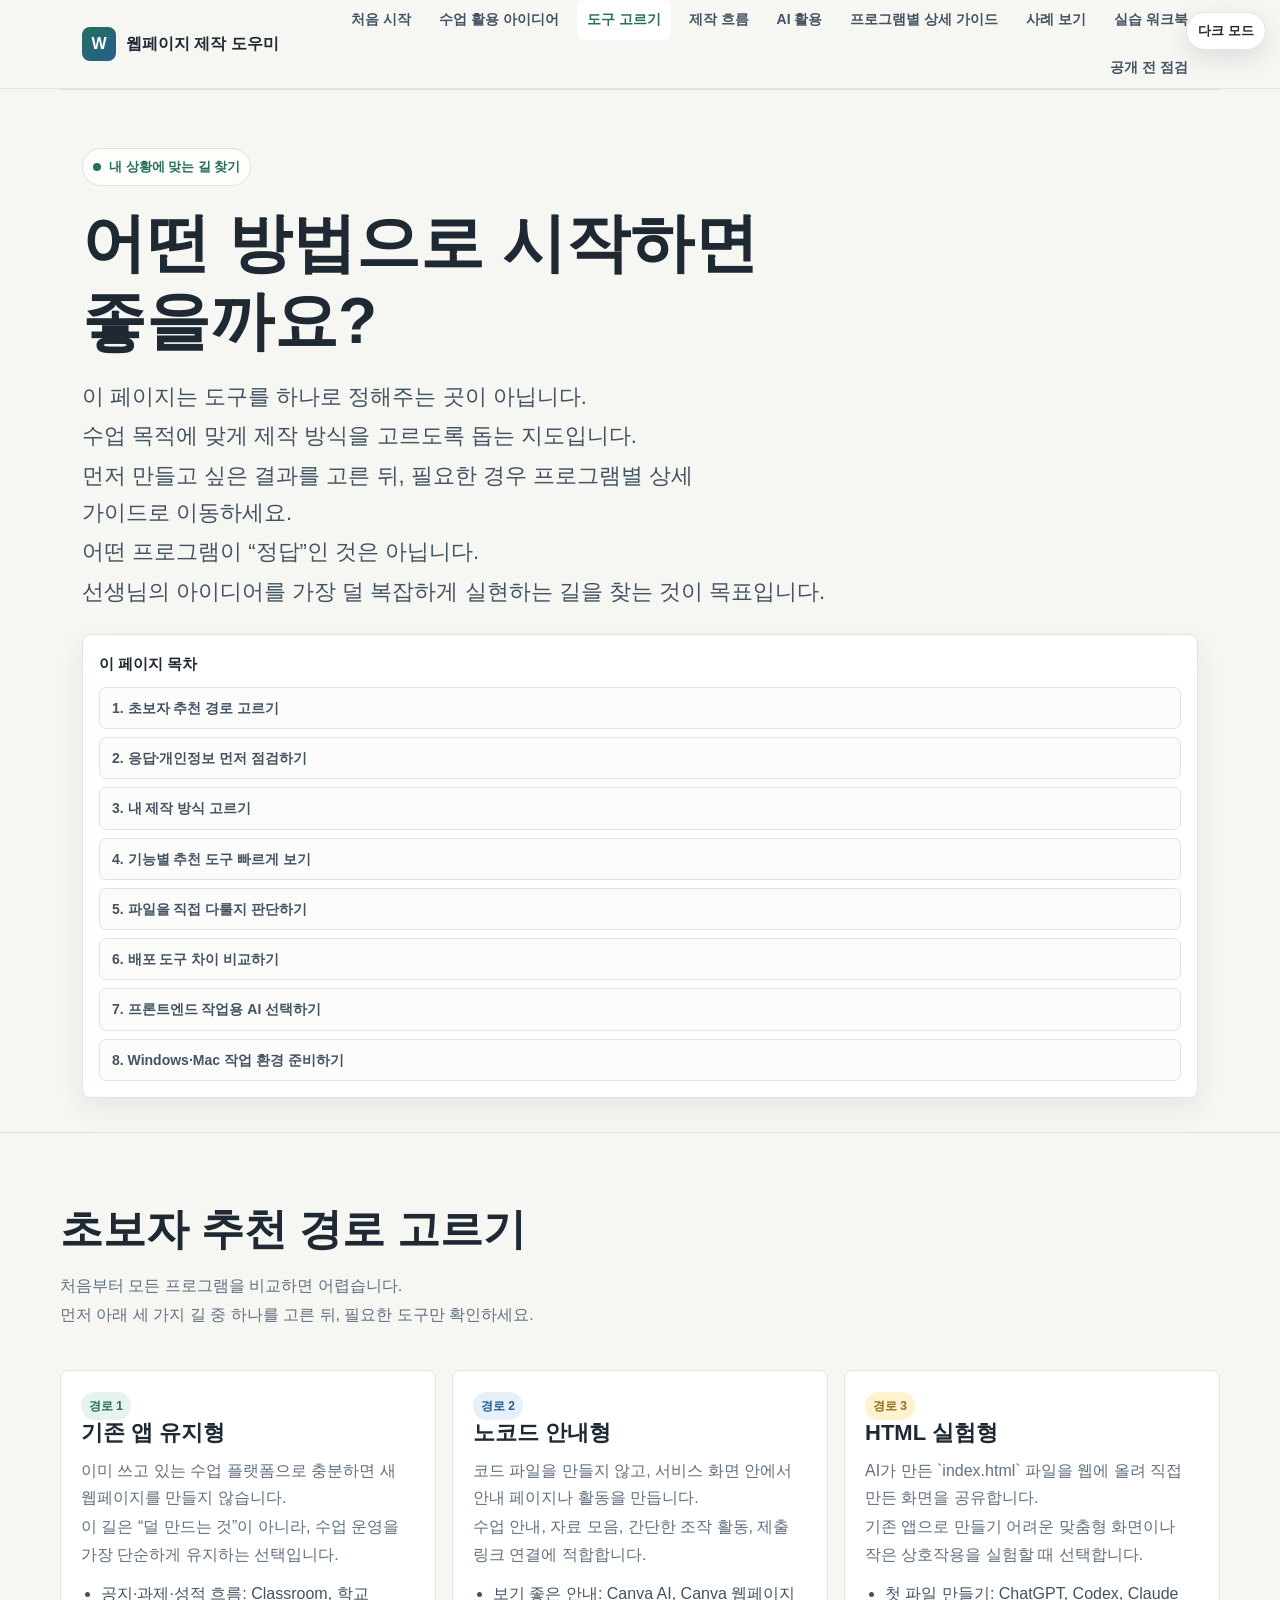
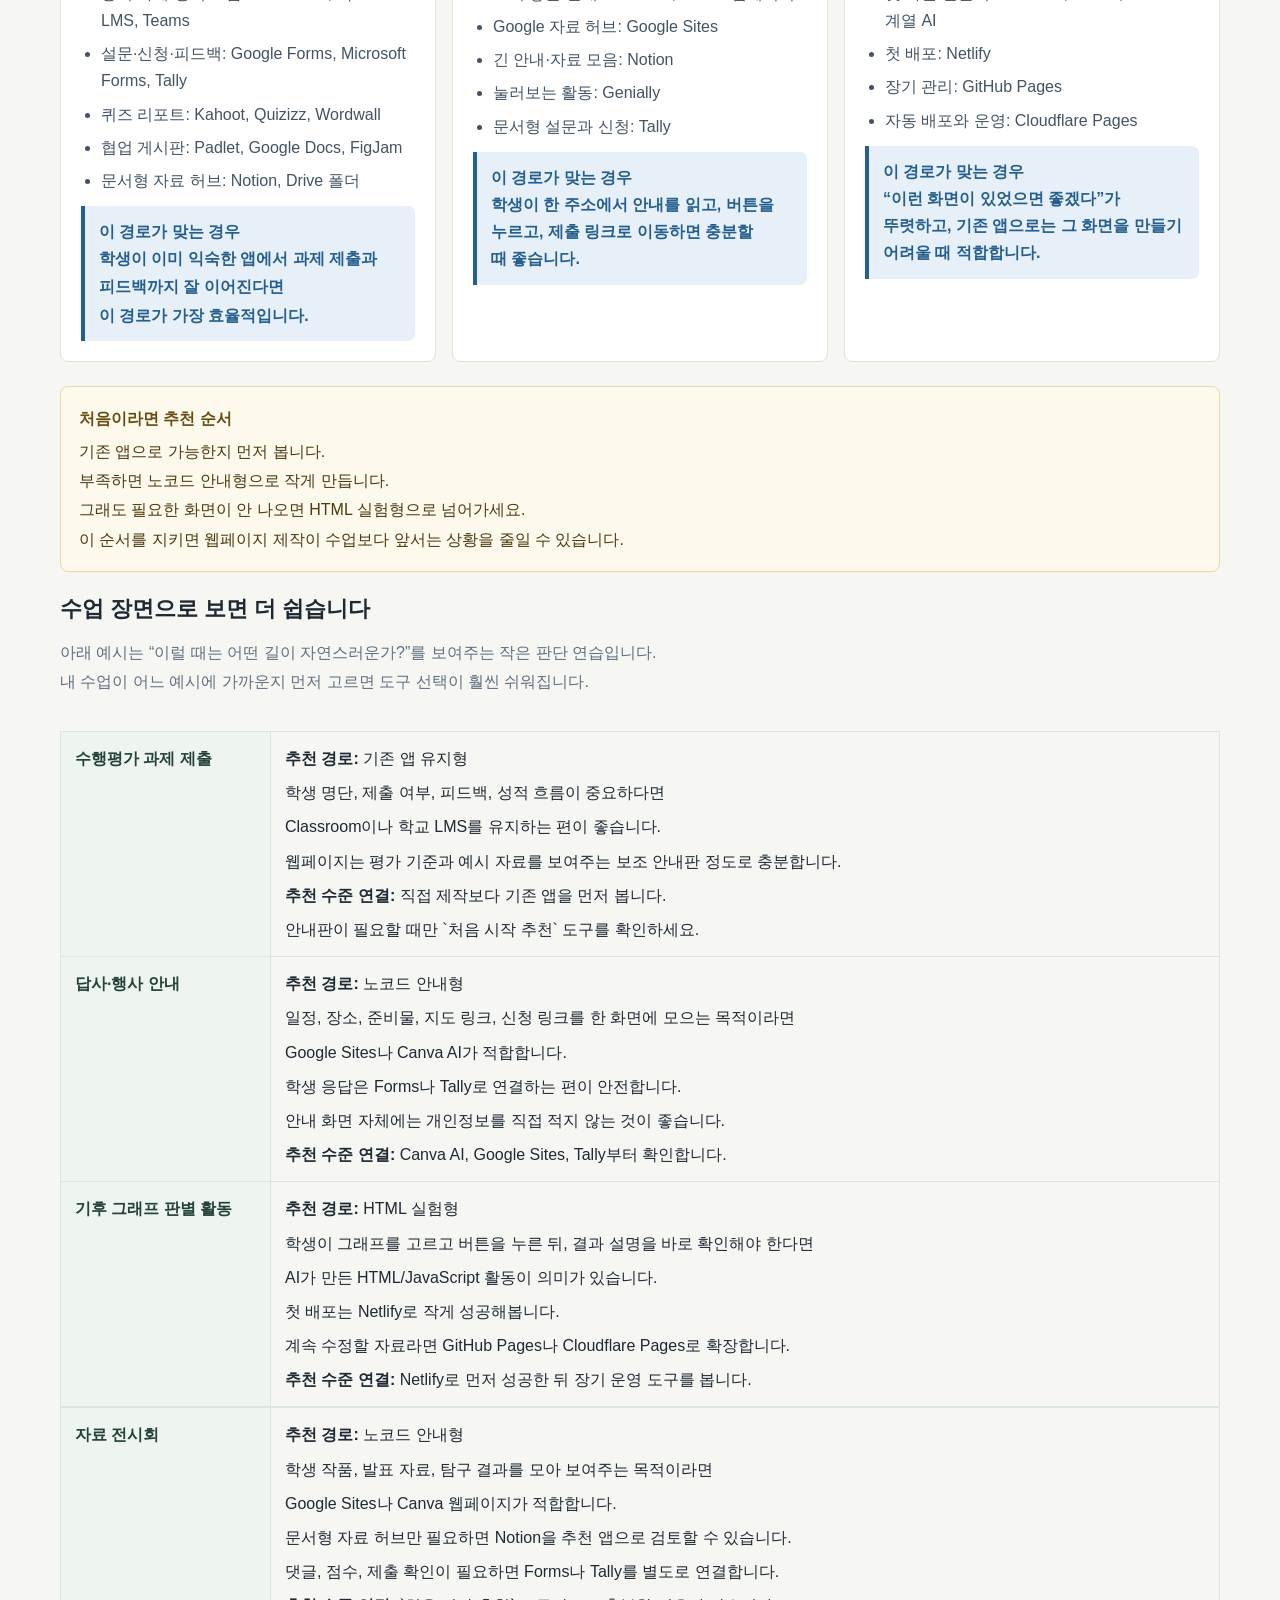
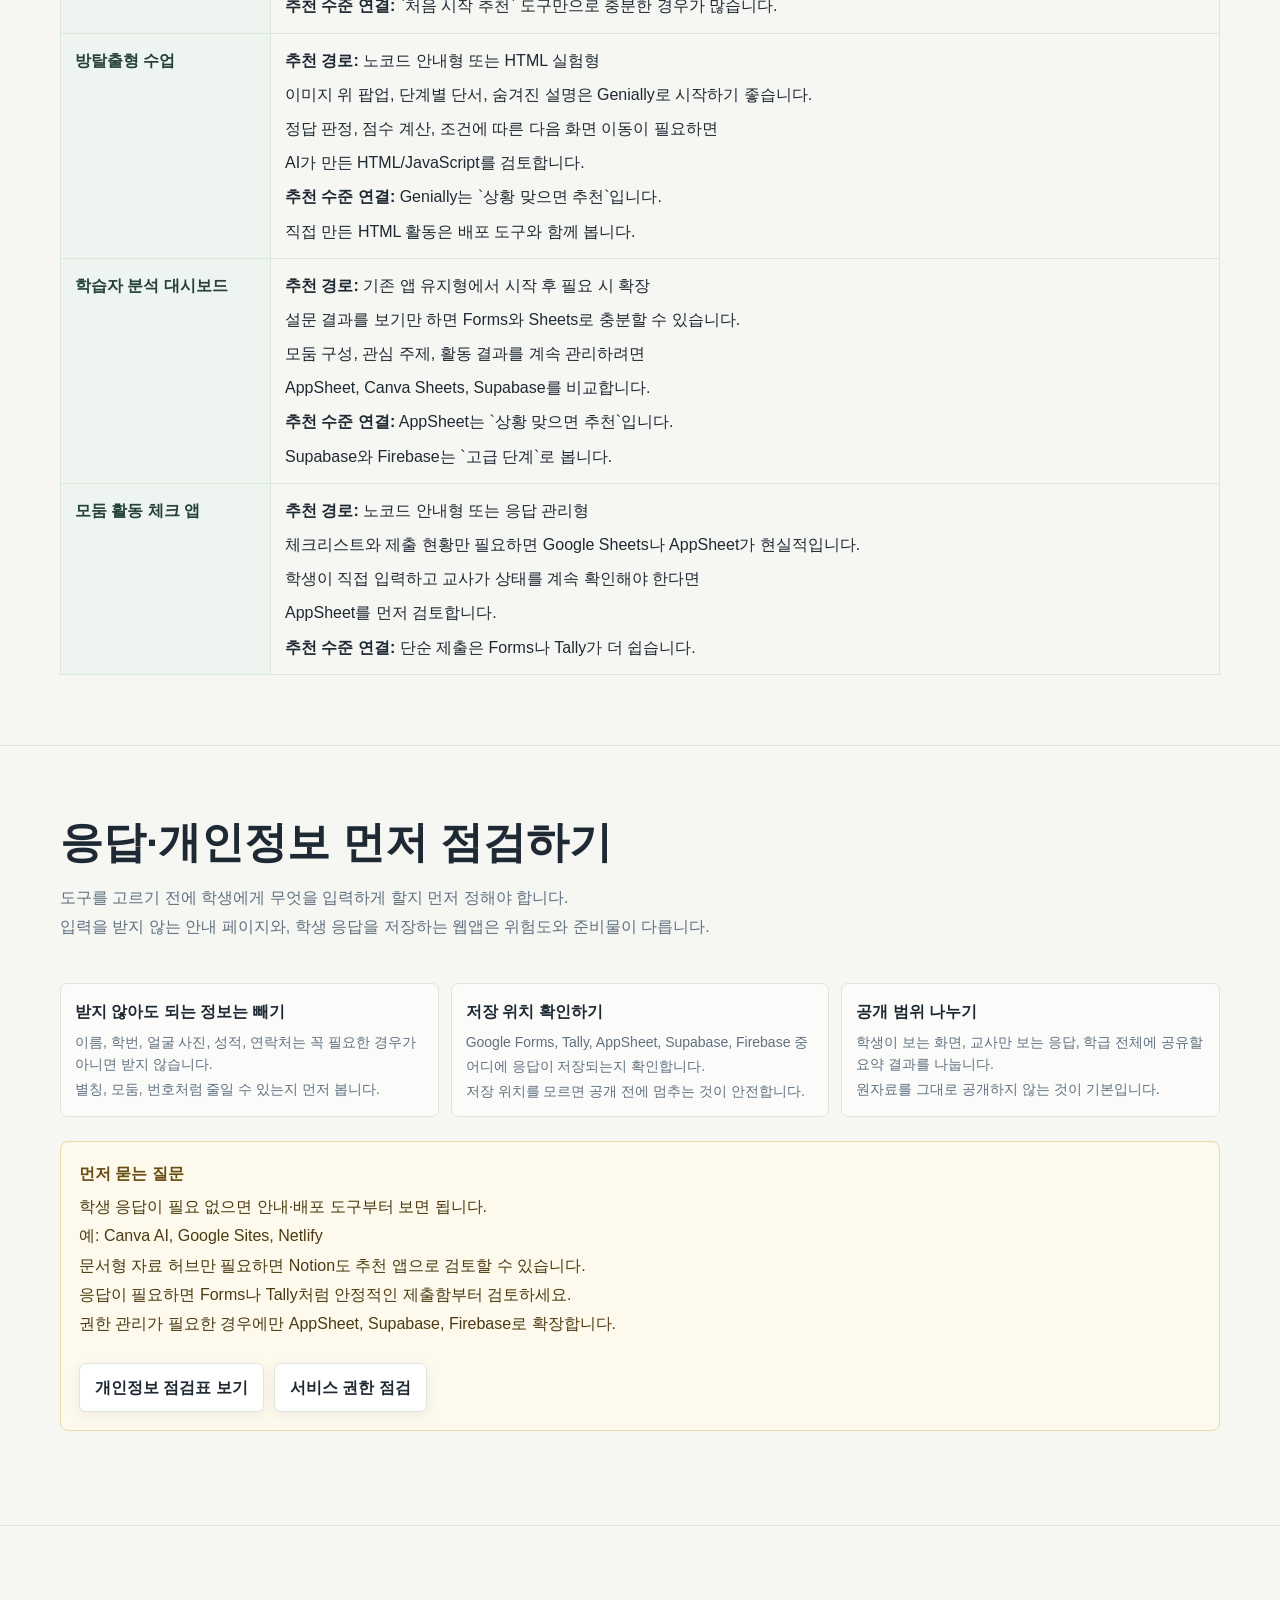
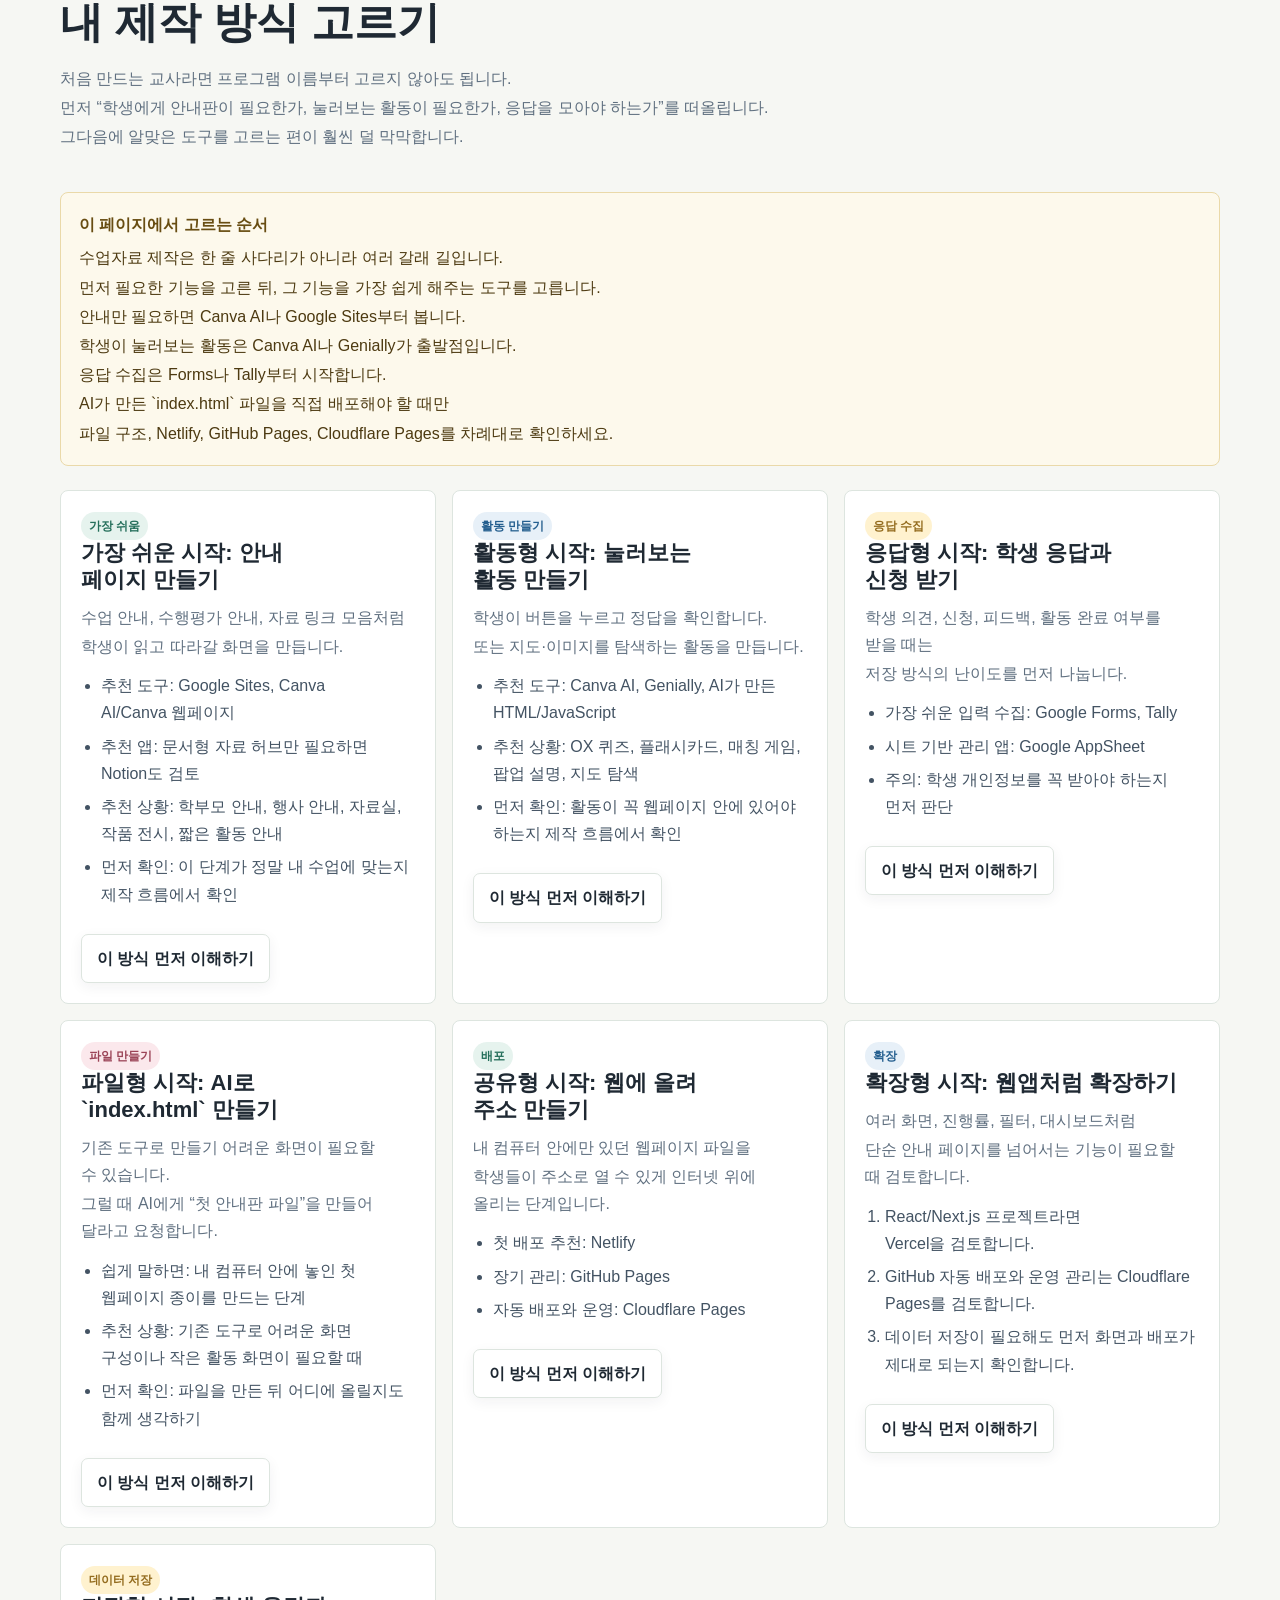
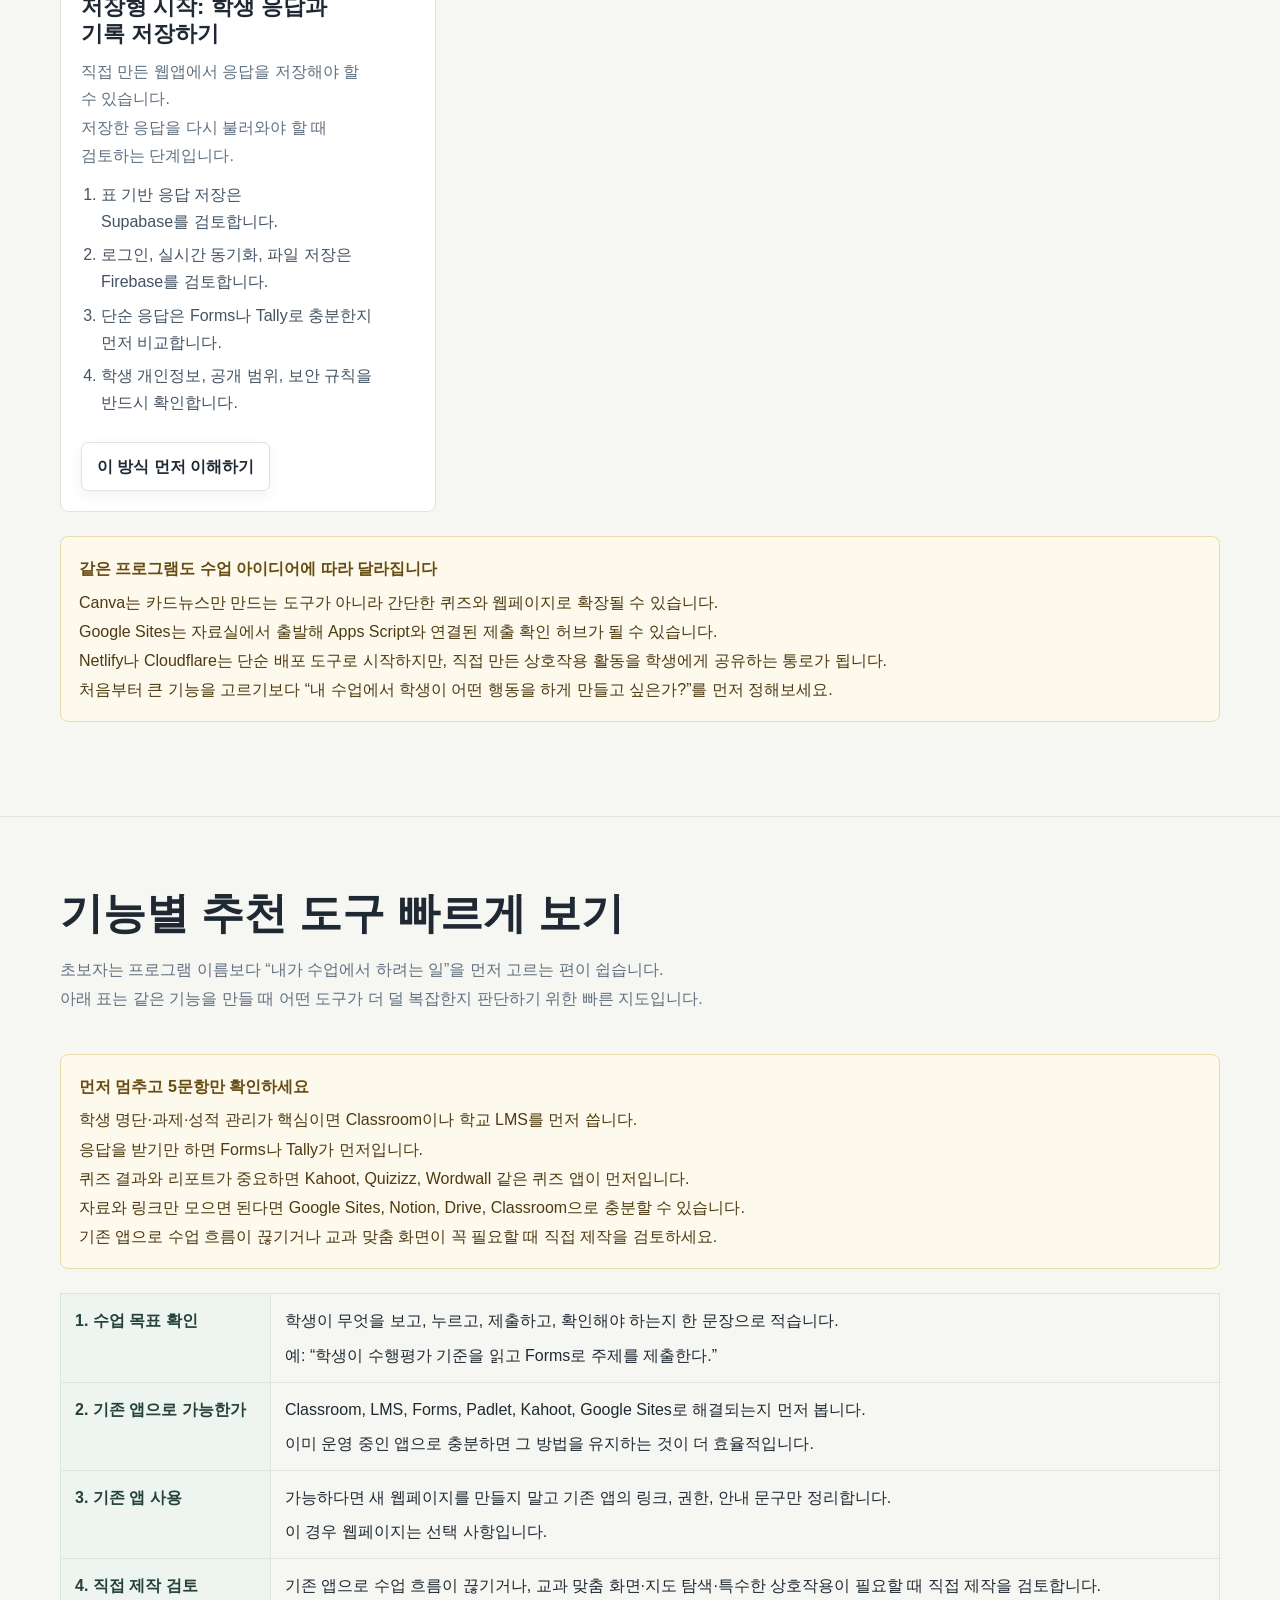
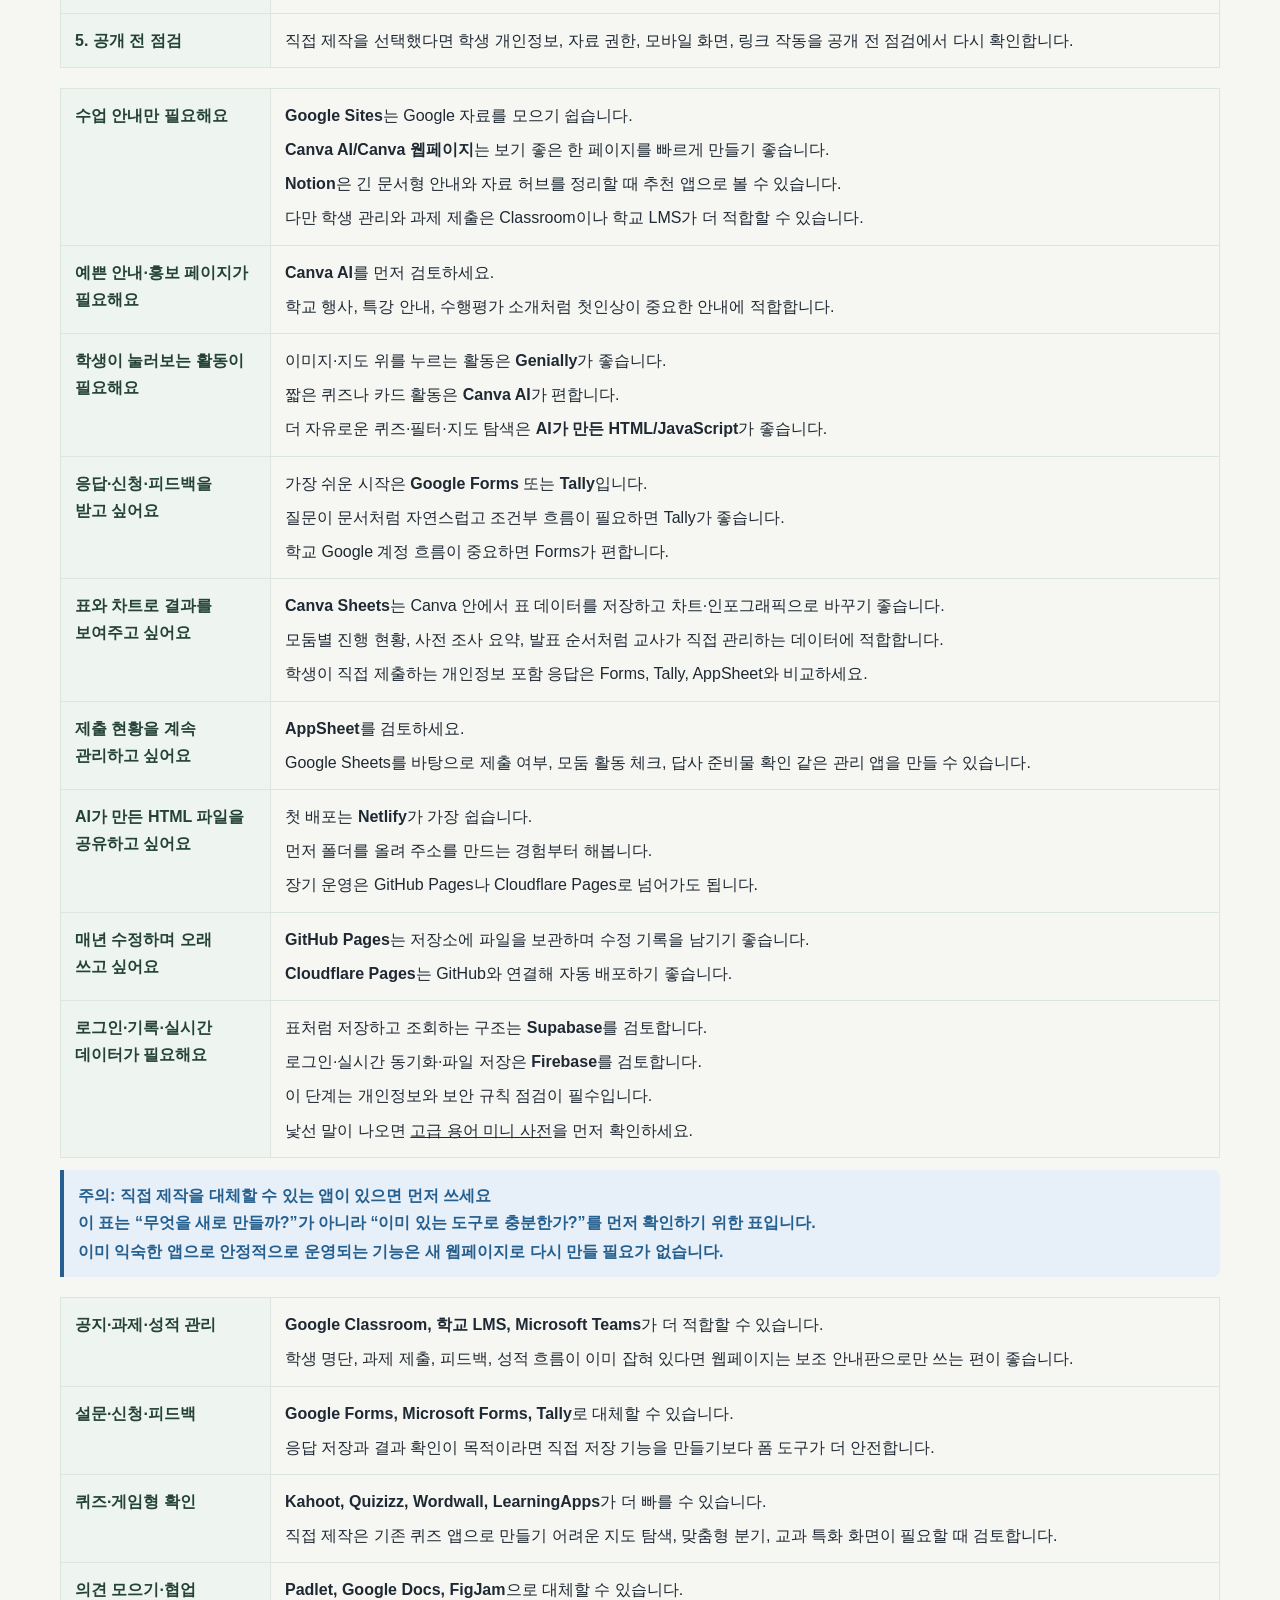
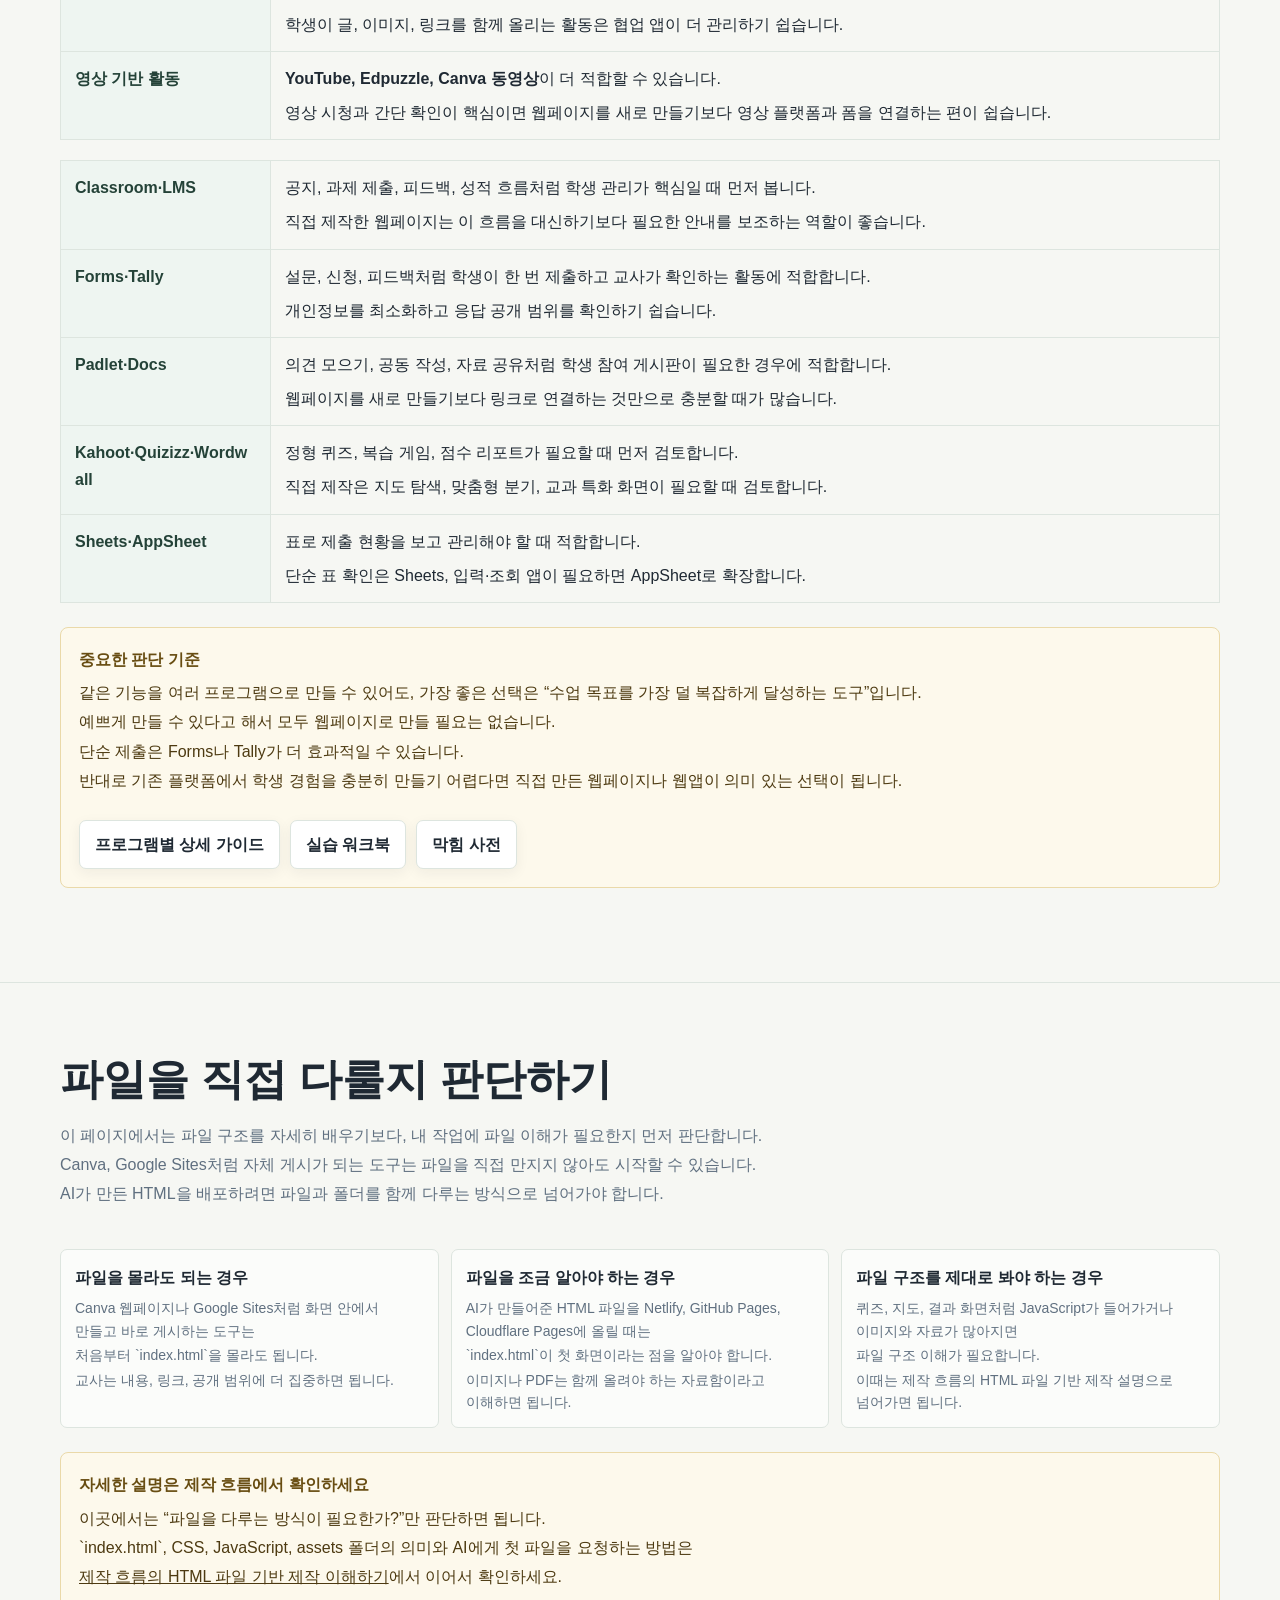
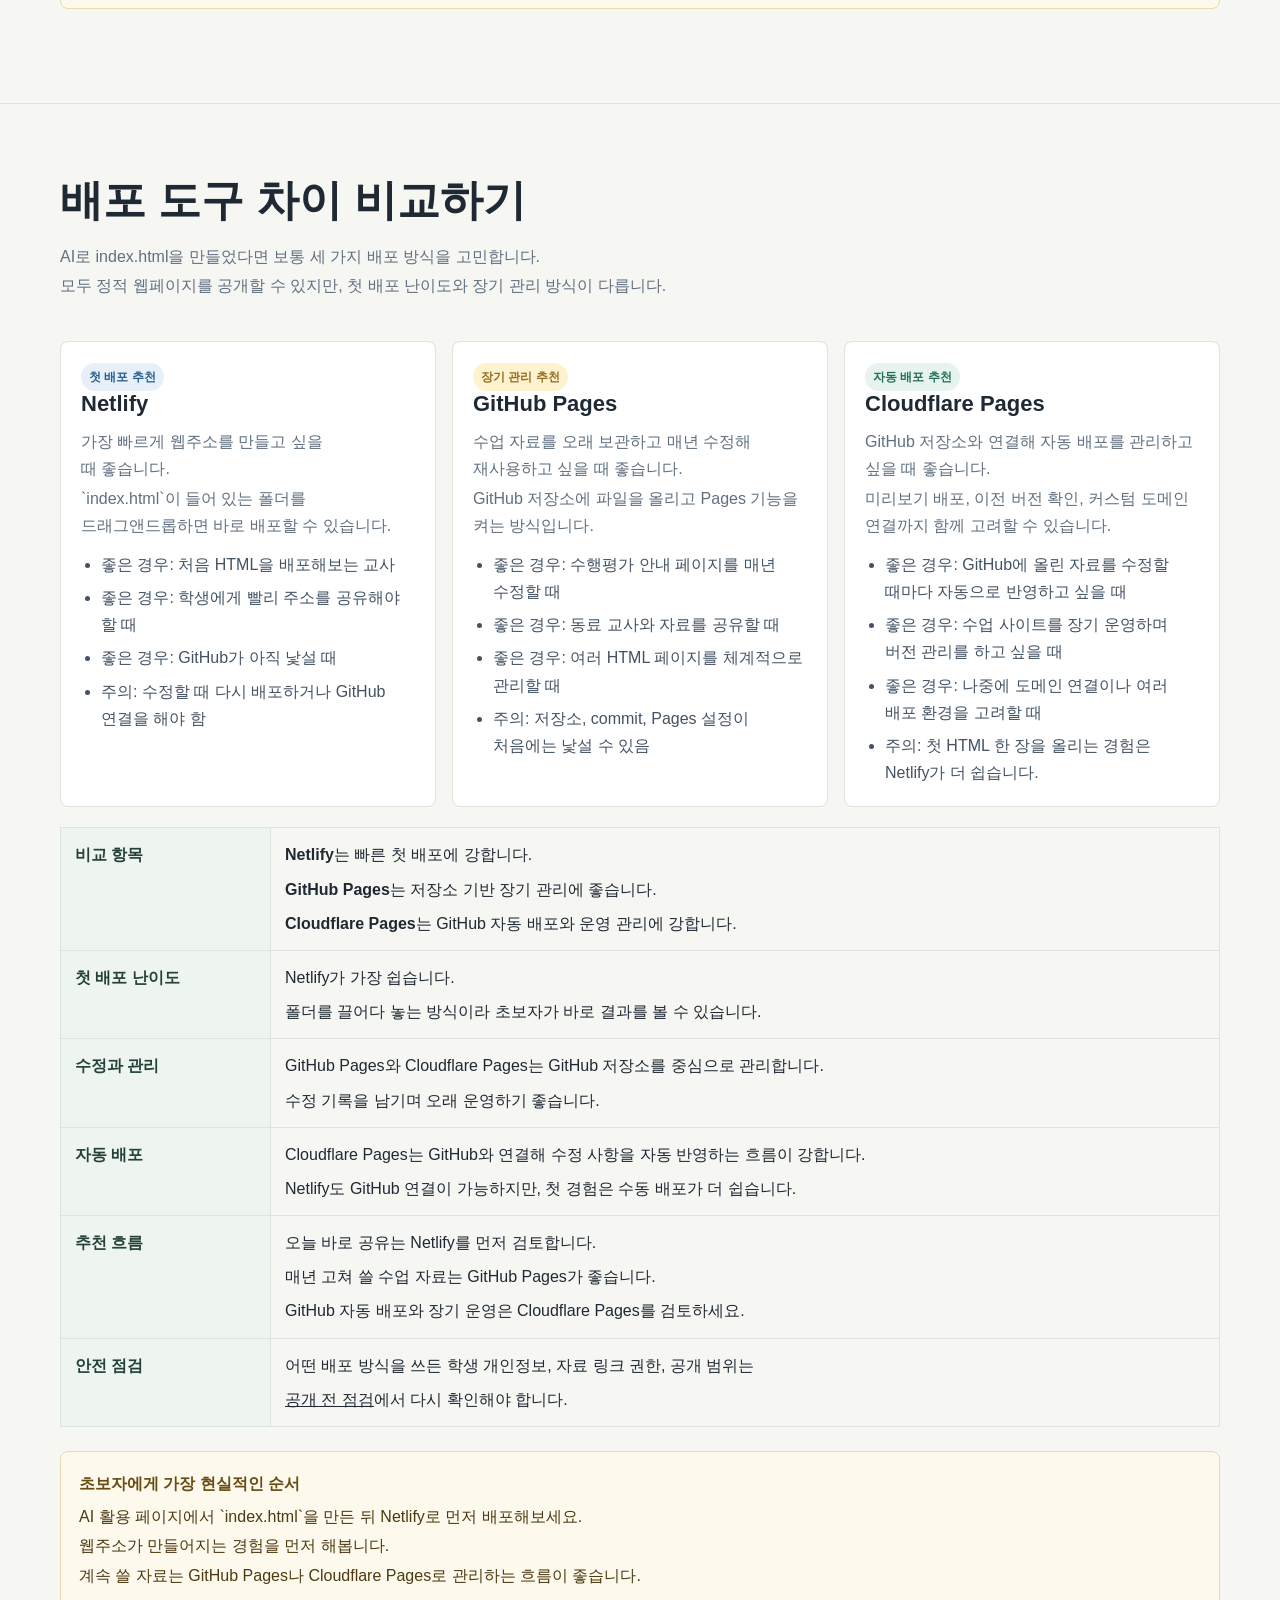
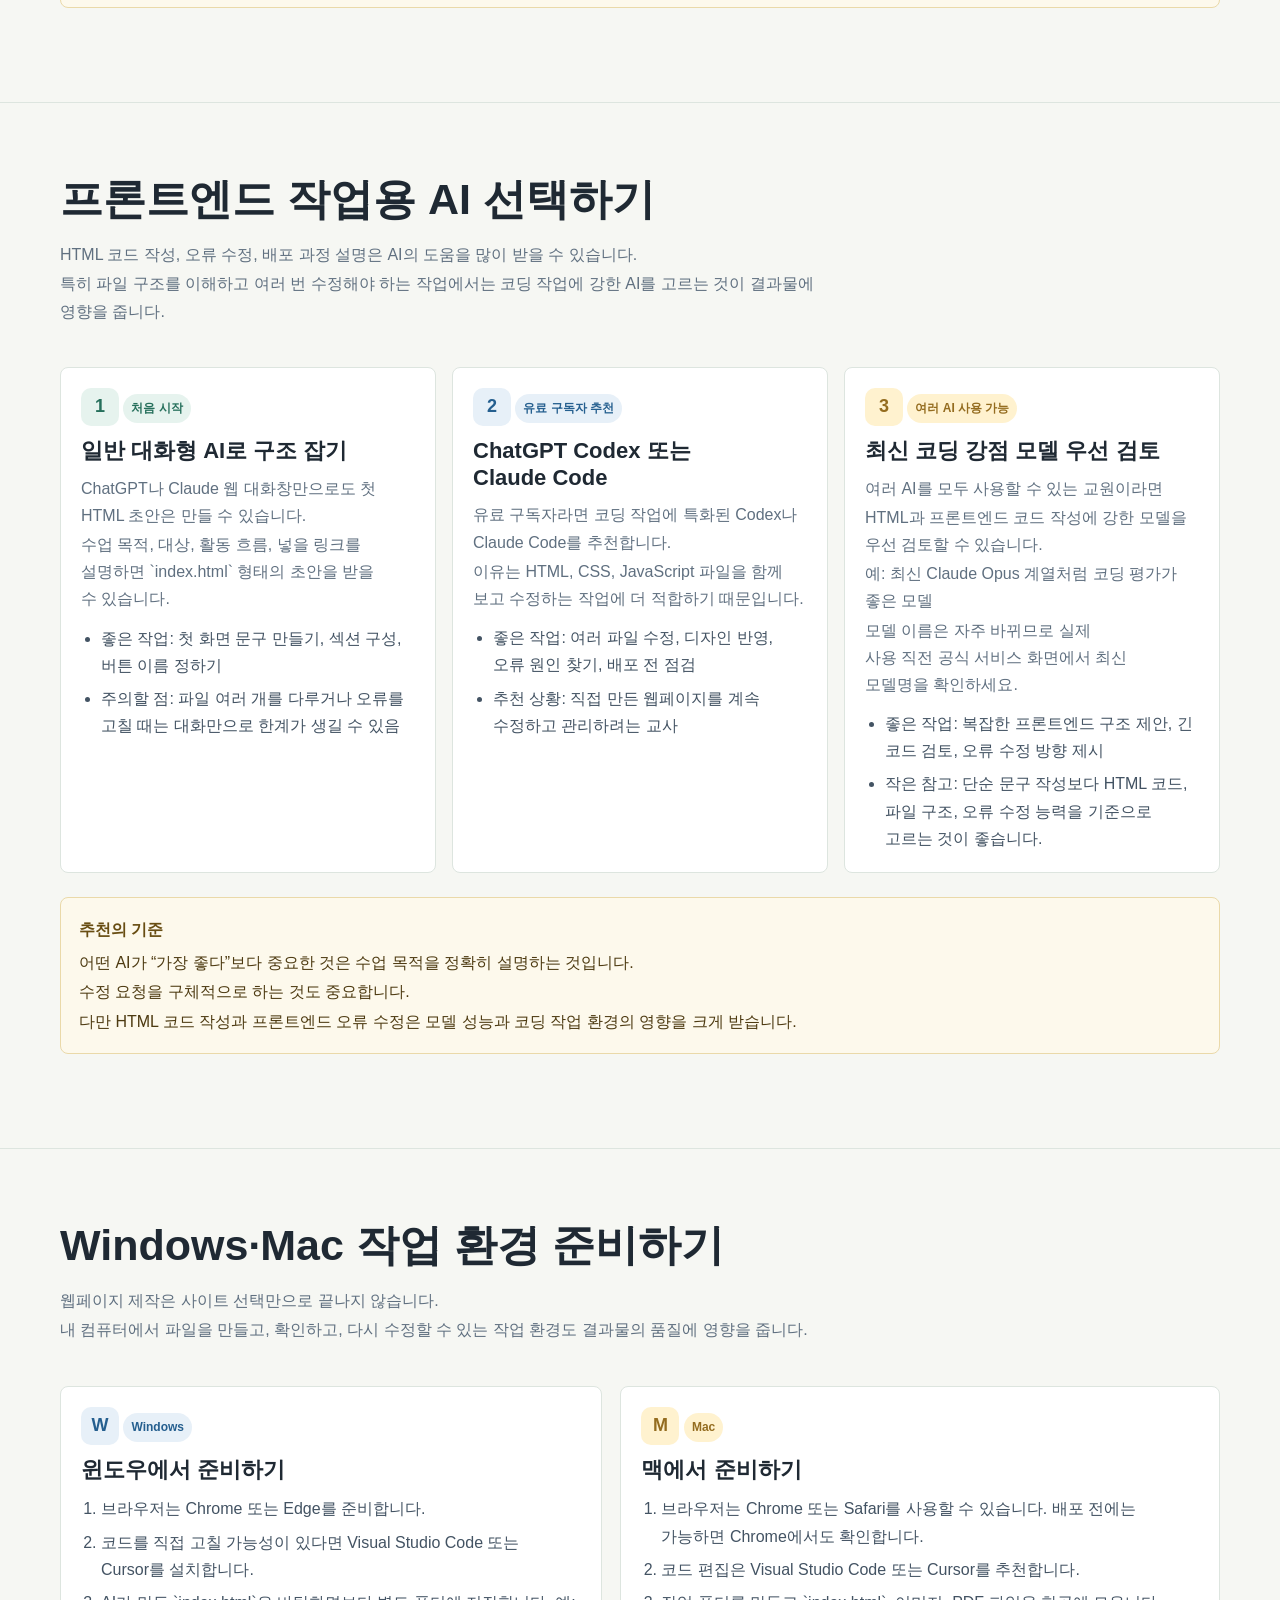
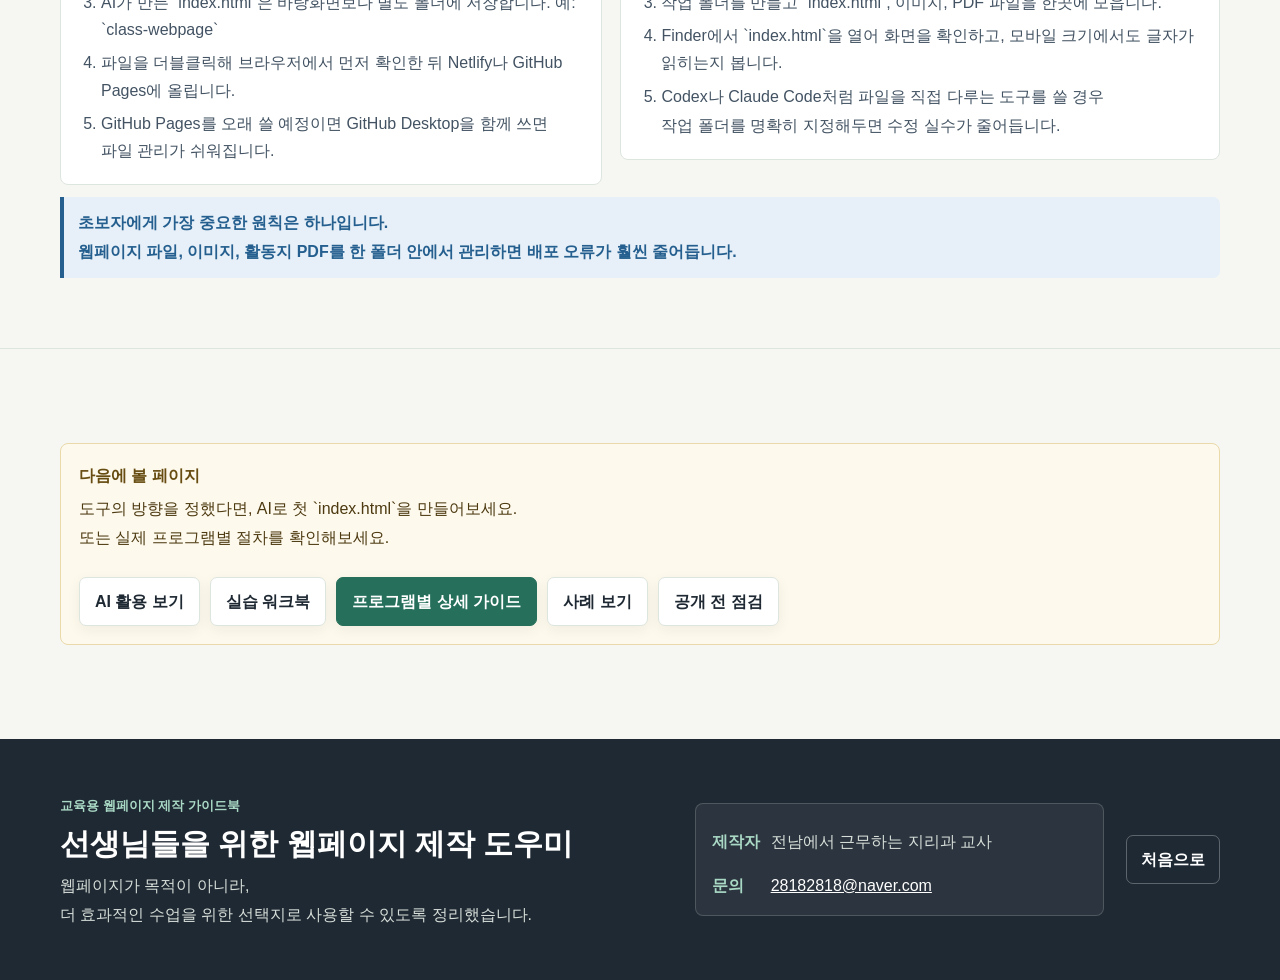
<file: pages/choose.html>
<!DOCTYPE html>
<html lang="ko">
<head>
  <meta charset="UTF-8" />
  <meta name="viewport" content="width=device-width, initial-scale=1.0" />
  <title>도구 고르기 | 선생님들을 위한 웹페이지 제작 도우미</title>
  <link rel="stylesheet" href="../assets/styles.css?v=20260702-8" />
</head>
<body>
  <header class="site-header">
    <nav class="nav" aria-label="주요 메뉴">
      <a class="brand" href="../index.html"><span class="brand-mark">W</span><span>웹페이지 제작 도우미</span></a>
      <div class="nav-links">
        <a href="start.html">처음 시작</a>
        <a href="ideas.html">수업 활용 아이디어</a>
        <a href="choose.html" aria-current="page">도구 고르기</a>
        <a href="workflow.html">제작 흐름</a>
        <a href="ai.html">AI 활용</a>
        <a href="tools.html">프로그램별 상세 가이드</a>
        <a href="cases.html">사례 보기</a>
        <a href="practice.html">실습 워크북</a>
        <a href="check.html">공개 전 점검</a>
      </div>
    </nav>
  </header>

  <main>
    <section class="page-hero">
      <span class="eyebrow">내 상황에 맞는 길 찾기</span>
      <h1>어떤 방법으로 시작하면 좋을까요?</h1>
      <p class="lead">
        <span class="line-break">이 페이지는 도구를 하나로 정해주는 곳이 아닙니다.</span>
        <span class="line-break">수업 목적에 맞게 제작 방식을 고르도록 돕는 지도입니다.</span>
        <span class="line-break">먼저 만들고 싶은 결과를 고른 뒤, 필요한 경우 프로그램별 상세 가이드로 이동하세요.</span>
        <span class="line-break">어떤 프로그램이 “정답”인 것은 아닙니다.</span>
        <span class="line-break">선생님의 아이디어를 가장 덜 복잡하게 실현하는 길을 찾는 것이 목표입니다.</span>
      </p>
    </section>

    <nav class="page-toc" aria-label="도구 고르기 목차">
      <div class="toc-card">
        <strong>이 페이지 목차</strong>
        <div class="toc-links">
          <a href="#starter-paths">1. 초보자 추천 경로 고르기</a>
          <a href="#privacy-first">2. 응답·개인정보 먼저 점검하기</a>
          <a href="#method">3. 내 제작 방식 고르기</a>
          <a href="#function-map">4. 기능별 추천 도구 빠르게 보기</a>
          <a href="#file-basics">5. 파일을 직접 다룰지 판단하기</a>
          <a href="#compare">6. 배포 도구 차이 비교하기</a>
          <a href="#ai-tools">7. 프론트엔드 작업용 AI 선택하기</a>
          <a href="#os-setup">8. Windows·Mac 작업 환경 준비하기</a>
        </div>
      </div>
    </nav>

    <section id="starter-paths">
      <div class="section-inner">
        <div class="section-head">
          <div>
            <h2>초보자 추천 경로 고르기</h2>
            <p>
              <span class="line-break">처음부터 모든 프로그램을 비교하면 어렵습니다.</span>
              <span class="line-break">먼저 아래 세 가지 길 중 하나를 고른 뒤, 필요한 도구만 확인하세요.</span>
            </p>
          </div>
        </div>

        <div class="template-grid">
          <article class="card">
            <span class="badge">경로 1</span>
            <h3>기존 앱 유지형</h3>
            <p>
              <span class="line-break">이미 쓰고 있는 수업 플랫폼으로 충분하면 새 웹페이지를 만들지 않습니다.</span>
              <span class="line-break">이 길은 “덜 만드는 것”이 아니라, 수업 운영을 가장 단순하게 유지하는 선택입니다.</span>
            </p>
            <ul>
              <li>공지·과제·성적 흐름: Classroom, 학교 LMS, Teams</li>
              <li>설문·신청·피드백: Google Forms, Microsoft Forms, Tally</li>
              <li>퀴즈 리포트: Kahoot, Quizizz, Wordwall</li>
              <li>협업 게시판: Padlet, Google Docs, FigJam</li>
              <li>문서형 자료 허브: Notion, Drive 폴더</li>
            </ul>
            <div class="mini-note">
              <strong>이 경로가 맞는 경우</strong>
              <span class="line-break">학생이 이미 익숙한 앱에서 과제 제출과 피드백까지 잘 이어진다면</span>
              <span class="line-break">이 경로가 가장 효율적입니다.</span>
            </div>
          </article>

          <article class="card blue">
            <span class="badge">경로 2</span>
            <h3>노코드 안내형</h3>
            <p>
              <span class="line-break">코드 파일을 만들지 않고, 서비스 화면 안에서 안내 페이지나 활동을 만듭니다.</span>
              <span class="line-break">수업 안내, 자료 모음, 간단한 조작 활동, 제출 링크 연결에 적합합니다.</span>
            </p>
            <ul>
              <li>보기 좋은 안내: Canva AI, Canva 웹페이지</li>
              <li>Google 자료 허브: Google Sites</li>
              <li>긴 안내·자료 모음: Notion</li>
              <li>눌러보는 활동: Genially</li>
              <li>문서형 설문과 신청: Tally</li>
            </ul>
            <div class="mini-note">
              <strong>이 경로가 맞는 경우</strong>
              <span class="line-break">학생이 한 주소에서 안내를 읽고, 버튼을 누르고, 제출 링크로 이동하면 충분할 때 좋습니다.</span>
            </div>
          </article>

          <article class="card gold">
            <span class="badge">경로 3</span>
            <h3>HTML 실험형</h3>
            <p>
              <span class="line-break">AI가 만든 `index.html` 파일을 웹에 올려 직접 만든 화면을 공유합니다.</span>
              <span class="line-break">기존 앱으로 만들기 어려운 맞춤형 화면이나 작은 상호작용을 실험할 때 선택합니다.</span>
            </p>
            <ul>
              <li>첫 파일 만들기: ChatGPT, Codex, Claude 계열 AI</li>
              <li>첫 배포: Netlify</li>
              <li>장기 관리: GitHub Pages</li>
              <li>자동 배포와 운영: Cloudflare Pages</li>
            </ul>
            <div class="mini-note">
              <strong>이 경로가 맞는 경우</strong>
              <span class="line-break">“이런 화면이 있었으면 좋겠다”가 뚜렷하고, 기존 앱으로는 그 화면을 만들기 어려울 때 적합합니다.</span>
            </div>
          </article>
        </div>

        <div class="callout">
          <strong>처음이라면 추천 순서</strong>
          <span class="line-break">기존 앱으로 가능한지 먼저 봅니다.</span>
          <span class="line-break">부족하면 노코드 안내형으로 작게 만듭니다.</span>
          <span class="line-break">그래도 필요한 화면이 안 나오면 HTML 실험형으로 넘어가세요.</span>
          <span class="line-break">이 순서를 지키면 웹페이지 제작이 수업보다 앞서는 상황을 줄일 수 있습니다.</span>
        </div>

        <div class="section-head compact">
          <div>
            <h3>수업 장면으로 보면 더 쉽습니다</h3>
            <p>
              <span class="line-break">아래 예시는 “이럴 때는 어떤 길이 자연스러운가?”를 보여주는 작은 판단 연습입니다.</span>
              <span class="line-break">내 수업이 어느 예시에 가까운지 먼저 고르면 도구 선택이 훨씬 쉬워집니다.</span>
            </p>
          </div>
        </div>

        <table class="info-table">
          <tr><th>수행평가 과제 제출</th><td><span class="line-break"><strong>추천 경로:</strong> 기존 앱 유지형</span><span class="line-break">학생 명단, 제출 여부, 피드백, 성적 흐름이 중요하다면</span><span class="line-break">Classroom이나 학교 LMS를 유지하는 편이 좋습니다.</span><span class="line-break">웹페이지는 평가 기준과 예시 자료를 보여주는 보조 안내판 정도로 충분합니다.</span><span class="line-break"><strong>추천 수준 연결:</strong> 직접 제작보다 기존 앱을 먼저 봅니다.</span><span class="line-break">안내판이 필요할 때만 `처음 시작 추천` 도구를 확인하세요.</span></td></tr>
          <tr><th>답사·행사 안내</th><td><span class="line-break"><strong>추천 경로:</strong> 노코드 안내형</span><span class="line-break">일정, 장소, 준비물, 지도 링크, 신청 링크를 한 화면에 모으는 목적이라면</span><span class="line-break">Google Sites나 Canva AI가 적합합니다.</span><span class="line-break">학생 응답은 Forms나 Tally로 연결하는 편이 안전합니다.</span><span class="line-break">안내 화면 자체에는 개인정보를 직접 적지 않는 것이 좋습니다.</span><span class="line-break"><strong>추천 수준 연결:</strong> Canva AI, Google Sites, Tally부터 확인합니다.</span></td></tr>
          <tr><th>기후 그래프 판별 활동</th><td><span class="line-break"><strong>추천 경로:</strong> HTML 실험형</span><span class="line-break">학생이 그래프를 고르고 버튼을 누른 뒤, 결과 설명을 바로 확인해야 한다면</span><span class="line-break">AI가 만든 HTML/JavaScript 활동이 의미가 있습니다.</span><span class="line-break">첫 배포는 Netlify로 작게 성공해봅니다.</span><span class="line-break">계속 수정할 자료라면 GitHub Pages나 Cloudflare Pages로 확장합니다.</span><span class="line-break"><strong>추천 수준 연결:</strong> Netlify로 먼저 성공한 뒤 장기 운영 도구를 봅니다.</span></td></tr>
        </table>

        <details class="mobile-collapse" data-mobile-collapse open>
          <summary>
            <span>추가 수업 예시 더 보기</span>
            <span class="collapse-subtext">전시, 방탈출, 대시보드, 모둠 체크 앱을 비교합니다.</span>
          </summary>
          <div class="mobile-collapse-body">
            <table class="info-table">
              <tr><th>자료 전시회</th><td><span class="line-break"><strong>추천 경로:</strong> 노코드 안내형</span><span class="line-break">학생 작품, 발표 자료, 탐구 결과를 모아 보여주는 목적이라면</span><span class="line-break">Google Sites나 Canva 웹페이지가 적합합니다.</span><span class="line-break">문서형 자료 허브만 필요하면 Notion을 추천 앱으로 검토할 수 있습니다.</span><span class="line-break">댓글, 점수, 제출 확인이 필요하면 Forms나 Tally를 별도로 연결합니다.</span><span class="line-break"><strong>추천 수준 연결:</strong> `처음 시작 추천` 도구만으로 충분한 경우가 많습니다.</span></td></tr>
              <tr><th>방탈출형 수업</th><td><span class="line-break"><strong>추천 경로:</strong> 노코드 안내형 또는 HTML 실험형</span><span class="line-break">이미지 위 팝업, 단계별 단서, 숨겨진 설명은 Genially로 시작하기 좋습니다.</span><span class="line-break">정답 판정, 점수 계산, 조건에 따른 다음 화면 이동이 필요하면</span><span class="line-break">AI가 만든 HTML/JavaScript를 검토합니다.</span><span class="line-break"><strong>추천 수준 연결:</strong> Genially는 `상황 맞으면 추천`입니다.</span><span class="line-break">직접 만든 HTML 활동은 배포 도구와 함께 봅니다.</span></td></tr>
              <tr><th>학습자 분석 대시보드</th><td><span class="line-break"><strong>추천 경로:</strong> 기존 앱 유지형에서 시작 후 필요 시 확장</span><span class="line-break">설문 결과를 보기만 하면 Forms와 Sheets로 충분할 수 있습니다.</span><span class="line-break">모둠 구성, 관심 주제, 활동 결과를 계속 관리하려면</span><span class="line-break">AppSheet, Canva Sheets, Supabase를 비교합니다.</span><span class="line-break"><strong>추천 수준 연결:</strong> AppSheet는 `상황 맞으면 추천`입니다.</span><span class="line-break">Supabase와 Firebase는 `고급 단계`로 봅니다.</span></td></tr>
              <tr><th>모둠 활동 체크 앱</th><td><span class="line-break"><strong>추천 경로:</strong> 노코드 안내형 또는 응답 관리형</span><span class="line-break">체크리스트와 제출 현황만 필요하면 Google Sheets나 AppSheet가 현실적입니다.</span><span class="line-break">학생이 직접 입력하고 교사가 상태를 계속 확인해야 한다면</span><span class="line-break">AppSheet를 먼저 검토합니다.</span><span class="line-break"><strong>추천 수준 연결:</strong> 단순 제출은 Forms나 Tally가 더 쉽습니다.</span></td></tr>
            </table>
          </div>
        </details>
      </div>
    </section>

    <section id="privacy-first">
      <div class="section-inner">
        <div class="section-head">
          <div>
            <h2>응답·개인정보 먼저 점검하기</h2>
            <p>
              <span class="line-break">도구를 고르기 전에 학생에게 무엇을 입력하게 할지 먼저 정해야 합니다.</span>
              <span class="line-break">입력을 받지 않는 안내 페이지와, 학생 응답을 저장하는 웹앱은 위험도와 준비물이 다릅니다.</span>
            </p>
          </div>
        </div>

        <div class="detail-grid">
          <div class="detail-box">
            <strong>받지 않아도 되는 정보는 빼기</strong>
            <p>
              <span class="line-break">이름, 학번, 얼굴 사진, 성적, 연락처는 꼭 필요한 경우가 아니면 받지 않습니다.</span>
              <span class="line-break">별칭, 모둠, 번호처럼 줄일 수 있는지 먼저 봅니다.</span>
            </p>
          </div>
          <div class="detail-box">
            <strong>저장 위치 확인하기</strong>
            <p>
              <span class="line-break">Google Forms, Tally, AppSheet, Supabase, Firebase 중</span>
              <span class="line-break">어디에 응답이 저장되는지 확인합니다.</span>
              <span class="line-break">저장 위치를 모르면 공개 전에 멈추는 것이 안전합니다.</span>
            </p>
          </div>
          <div class="detail-box">
            <strong>공개 범위 나누기</strong>
            <p>
              <span class="line-break">학생이 보는 화면, 교사만 보는 응답, 학급 전체에 공유할 요약 결과를 나눕니다.</span>
              <span class="line-break">원자료를 그대로 공개하지 않는 것이 기본입니다.</span>
            </p>
          </div>
        </div>

        <div class="callout">
          <strong>먼저 묻는 질문</strong>
          <span class="line-break">학생 응답이 필요 없으면 안내·배포 도구부터 보면 됩니다.</span>
          <span class="line-break">예: Canva AI, Google Sites, Netlify</span>
          <span class="line-break">문서형 자료 허브만 필요하면 Notion도 추천 앱으로 검토할 수 있습니다.</span>
          <span class="line-break">응답이 필요하면 Forms나 Tally처럼 안정적인 제출함부터 검토하세요.</span>
          <span class="line-break">권한 관리가 필요한 경우에만 AppSheet, Supabase, Firebase로 확장합니다.</span>
          <div class="actions">
            <a class="btn" href="check.html#safety-check">개인정보 점검표 보기</a>
            <a class="btn" href="check.html#service-check">서비스 권한 점검</a>
          </div>
        </div>
      </div>
    </section>

    <section id="method">
      <div class="section-inner">
        <div class="section-head">
          <div>
            <h2>내 제작 방식 고르기</h2>
            <p>
              <span class="line-break">처음 만드는 교사라면 프로그램 이름부터 고르지 않아도 됩니다.</span>
              <span class="line-break">먼저 “학생에게 안내판이 필요한가, 눌러보는 활동이 필요한가, 응답을 모아야 하는가”를 떠올립니다.</span>
              <span class="line-break">그다음에 알맞은 도구를 고르는 편이 훨씬 덜 막막합니다.</span>
            </p>
          </div>
        </div>

        <div class="callout">
          <strong>이 페이지에서 고르는 순서</strong>
          <span class="line-break">수업자료 제작은 한 줄 사다리가 아니라 여러 갈래 길입니다.</span>
          <span class="line-break">먼저 필요한 기능을 고른 뒤, 그 기능을 가장 쉽게 해주는 도구를 고릅니다.</span>
          <span class="line-break">안내만 필요하면 Canva AI나 Google Sites부터 봅니다.</span>
          <span class="line-break">학생이 눌러보는 활동은 Canva AI나 Genially가 출발점입니다.</span>
          <span class="line-break">응답 수집은 Forms나 Tally부터 시작합니다.</span>
          <span class="line-break">AI가 만든 `index.html` 파일을 직접 배포해야 할 때만</span>
          <span class="line-break">파일 구조, Netlify, GitHub Pages, Cloudflare Pages를 차례대로 확인하세요.</span>
        </div>

        <div class="template-grid">
          <article class="card">
            <span class="badge">가장 쉬움</span>
            <h3>가장 쉬운 시작: 안내 페이지 만들기</h3>
            <p>
              <span class="line-break">수업 안내, 수행평가 안내, 자료 링크 모음처럼</span>
              <span class="line-break">학생이 읽고 따라갈 화면을 만듭니다.</span>
            </p>
            <ul>
              <li>추천 도구: Google Sites, Canva AI/Canva 웹페이지</li>
              <li>추천 앱: 문서형 자료 허브만 필요하면 Notion도 검토</li>
              <li>추천 상황: 학부모 안내, 행사 안내, 자료실, 작품 전시, 짧은 활동 안내</li>
              <li>먼저 확인: 이 단계가 정말 내 수업에 맞는지 제작 흐름에서 확인</li>
            </ul>
            <div class="actions"><a class="btn" href="workflow.html#path-ai-direct">이 방식 먼저 이해하기</a></div>
          </article>

          <article class="card blue">
            <span class="badge">활동 만들기</span>
            <h3>활동형 시작: 눌러보는 활동 만들기</h3>
            <p>
              <span class="line-break">학생이 버튼을 누르고 정답을 확인합니다.</span>
              <span class="line-break">또는 지도·이미지를 탐색하는 활동을 만듭니다.</span>
            </p>
            <ul>
              <li>추천 도구: Canva AI, Genially, AI가 만든 HTML/JavaScript</li>
              <li>추천 상황: OX 퀴즈, 플래시카드, 매칭 게임, 팝업 설명, 지도 탐색</li>
              <li>먼저 확인: 활동이 꼭 웹페이지 안에 있어야 하는지 제작 흐름에서 확인</li>
            </ul>
            <div class="actions"><a class="btn" href="workflow.html#path-interactive">이 방식 먼저 이해하기</a></div>
          </article>

          <article class="card gold">
            <span class="badge">응답 수집</span>
            <h3>응답형 시작: 학생 응답과 신청 받기</h3>
            <p>
              <span class="line-break">학생 의견, 신청, 피드백, 활동 완료 여부를 받을 때는</span>
              <span class="line-break">저장 방식의 난이도를 먼저 나눕니다.</span>
            </p>
            <ul>
              <li>가장 쉬운 입력 수집: Google Forms, Tally</li>
              <li>시트 기반 관리 앱: Google AppSheet</li>
              <li>주의: 학생 개인정보를 꼭 받아야 하는지 먼저 판단</li>
            </ul>
            <div class="actions"><a class="btn" href="workflow.html#path-response">이 방식 먼저 이해하기</a></div>
          </article>

          <article class="card rose">
            <span class="badge">파일 만들기</span>
            <h3>파일형 시작: AI로 `index.html` 만들기</h3>
            <p>
              <span class="line-break">기존 도구로 만들기 어려운 화면이 필요할 수 있습니다.</span>
              <span class="line-break">그럴 때 AI에게 “첫 안내판 파일”을 만들어 달라고 요청합니다.</span>
            </p>
            <ul>
              <li>쉽게 말하면: 내 컴퓨터 안에 놓인 첫 웹페이지 종이를 만드는 단계</li>
              <li>추천 상황: 기존 도구로 어려운 화면 구성이나 작은 활동 화면이 필요할 때</li>
              <li>먼저 확인: 파일을 만든 뒤 어디에 올릴지도 함께 생각하기</li>
            </ul>
            <div class="actions"><a class="btn" href="workflow.html#path-static-html">이 방식 먼저 이해하기</a></div>
          </article>

          <article class="card">
            <span class="badge">배포</span>
            <h3>공유형 시작: 웹에 올려 주소 만들기</h3>
            <p>
              <span class="line-break">내 컴퓨터 안에만 있던 웹페이지 파일을</span>
              <span class="line-break">학생들이 주소로 열 수 있게 인터넷 위에 올리는 단계입니다.</span>
            </p>
            <ul>
              <li>첫 배포 추천: Netlify</li>
              <li>장기 관리: GitHub Pages</li>
              <li>자동 배포와 운영: Cloudflare Pages</li>
            </ul>
            <div class="actions"><a class="btn" href="workflow.html#path-deploy">이 방식 먼저 이해하기</a></div>
          </article>

          <article class="card blue">
            <span class="badge">확장</span>
            <h3>확장형 시작: 웹앱처럼 확장하기</h3>
            <p>
              <span class="line-break">여러 화면, 진행률, 필터, 대시보드처럼</span>
              <span class="line-break">단순 안내 페이지를 넘어서는 기능이 필요할 때 검토합니다.</span>
            </p>
            <ol>
              <li>React/Next.js 프로젝트라면 Vercel을 검토합니다.</li>
              <li>GitHub 자동 배포와 운영 관리는 Cloudflare Pages를 검토합니다.</li>
              <li>데이터 저장이 필요해도 먼저 화면과 배포가 제대로 되는지 확인합니다.</li>
            </ol>
            <div class="actions"><a class="btn" href="workflow.html#path-webapp">이 방식 먼저 이해하기</a></div>
          </article>

          <article class="card gold">
            <span class="badge">데이터 저장</span>
            <h3>저장형 시작: 학생 응답과 기록 저장하기</h3>
            <p>
              <span class="line-break">직접 만든 웹앱에서 응답을 저장해야 할 수 있습니다.</span>
              <span class="line-break">저장한 응답을 다시 불러와야 할 때 검토하는 단계입니다.</span>
            </p>
            <ol>
              <li>표 기반 응답 저장은 Supabase를 검토합니다.</li>
              <li>로그인, 실시간 동기화, 파일 저장은 Firebase를 검토합니다.</li>
              <li>단순 응답은 Forms나 Tally로 충분한지 먼저 비교합니다.</li>
              <li>학생 개인정보, 공개 범위, 보안 규칙을 반드시 확인합니다.</li>
            </ol>
            <div class="actions"><a class="btn" href="workflow.html#path-database">이 방식 먼저 이해하기</a></div>
          </article>
        </div>

        <div class="callout">
          <strong>같은 프로그램도 수업 아이디어에 따라 달라집니다</strong>
          <span class="line-break">Canva는 카드뉴스만 만드는 도구가 아니라 간단한 퀴즈와 웹페이지로 확장될 수 있습니다.</span>
          <span class="line-break">Google Sites는 자료실에서 출발해 Apps Script와 연결된 제출 확인 허브가 될 수 있습니다.</span>
          <span class="line-break">Netlify나 Cloudflare는 단순 배포 도구로 시작하지만, 직접 만든 상호작용 활동을 학생에게 공유하는 통로가 됩니다.</span>
          <span class="line-break">처음부터 큰 기능을 고르기보다 “내 수업에서 학생이 어떤 행동을 하게 만들고 싶은가?”를 먼저 정해보세요.</span>
        </div>
      </div>
    </section>

    <section id="function-map">
      <div class="section-inner">
        <div class="section-head">
          <div>
            <h2>기능별 추천 도구 빠르게 보기</h2>
            <p>
              <span class="line-break">초보자는 프로그램 이름보다 “내가 수업에서 하려는 일”을 먼저 고르는 편이 쉽습니다.</span>
              <span class="line-break">아래 표는 같은 기능을 만들 때 어떤 도구가 더 덜 복잡한지 판단하기 위한 빠른 지도입니다.</span>
            </p>
          </div>
        </div>

        <div class="callout">
          <strong>먼저 멈추고 5문항만 확인하세요</strong>
          <span class="line-break">학생 명단·과제·성적 관리가 핵심이면 Classroom이나 학교 LMS를 먼저 씁니다.</span>
          <span class="line-break">응답을 받기만 하면 Forms나 Tally가 먼저입니다.</span>
          <span class="line-break">퀴즈 결과와 리포트가 중요하면 Kahoot, Quizizz, Wordwall 같은 퀴즈 앱이 먼저입니다.</span>
          <span class="line-break">자료와 링크만 모으면 된다면 Google Sites, Notion, Drive, Classroom으로 충분할 수 있습니다.</span>
          <span class="line-break">기존 앱으로 수업 흐름이 끊기거나 교과 맞춤 화면이 꼭 필요할 때 직접 제작을 검토하세요.</span>
        </div>

        <table class="info-table">
          <tr><th>1. 수업 목표 확인</th><td><span class="line-break">학생이 무엇을 보고, 누르고, 제출하고, 확인해야 하는지 한 문장으로 적습니다.</span><span class="line-break">예: “학생이 수행평가 기준을 읽고 Forms로 주제를 제출한다.”</span></td></tr>
          <tr><th>2. 기존 앱으로 가능한가</th><td><span class="line-break">Classroom, LMS, Forms, Padlet, Kahoot, Google Sites로 해결되는지 먼저 봅니다.</span><span class="line-break">이미 운영 중인 앱으로 충분하면 그 방법을 유지하는 것이 더 효율적입니다.</span></td></tr>
          <tr><th>3. 기존 앱 사용</th><td><span class="line-break">가능하다면 새 웹페이지를 만들지 말고 기존 앱의 링크, 권한, 안내 문구만 정리합니다.</span><span class="line-break">이 경우 웹페이지는 선택 사항입니다.</span></td></tr>
          <tr><th>4. 직접 제작 검토</th><td><span class="line-break">기존 앱으로 수업 흐름이 끊기거나, 교과 맞춤 화면·지도 탐색·특수한 상호작용이 필요할 때 직접 제작을 검토합니다.</span></td></tr>
          <tr><th>5. 공개 전 점검</th><td><span class="line-break">직접 제작을 선택했다면 학생 개인정보, 자료 권한, 모바일 화면, 링크 작동을 공개 전 점검에서 다시 확인합니다.</span></td></tr>
        </table>

        <table class="info-table">
          <tr><th>수업 안내만 필요해요</th><td><span class="line-break"><strong>Google Sites</strong>는 Google 자료를 모으기 쉽습니다.</span><span class="line-break"><strong>Canva AI/Canva 웹페이지</strong>는 보기 좋은 한 페이지를 빠르게 만들기 좋습니다.</span><span class="line-break"><strong>Notion</strong>은 긴 문서형 안내와 자료 허브를 정리할 때 추천 앱으로 볼 수 있습니다.</span><span class="line-break">다만 학생 관리와 과제 제출은 Classroom이나 학교 LMS가 더 적합할 수 있습니다.</span></td></tr>
          <tr><th>예쁜 안내·홍보 페이지가 필요해요</th><td><span class="line-break"><strong>Canva AI</strong>를 먼저 검토하세요.</span><span class="line-break">학교 행사, 특강 안내, 수행평가 소개처럼 첫인상이 중요한 안내에 적합합니다.</span></td></tr>
          <tr><th>학생이 눌러보는 활동이 필요해요</th><td><span class="line-break">이미지·지도 위를 누르는 활동은 <strong>Genially</strong>가 좋습니다.</span><span class="line-break">짧은 퀴즈나 카드 활동은 <strong>Canva AI</strong>가 편합니다.</span><span class="line-break">더 자유로운 퀴즈·필터·지도 탐색은 <strong>AI가 만든 HTML/JavaScript</strong>가 좋습니다.</span></td></tr>
          <tr><th>응답·신청·피드백을 받고 싶어요</th><td><span class="line-break">가장 쉬운 시작은 <strong>Google Forms</strong> 또는 <strong>Tally</strong>입니다.</span><span class="line-break">질문이 문서처럼 자연스럽고 조건부 흐름이 필요하면 Tally가 좋습니다.</span><span class="line-break">학교 Google 계정 흐름이 중요하면 Forms가 편합니다.</span></td></tr>
          <tr><th>표와 차트로 결과를 보여주고 싶어요</th><td><span class="line-break"><strong>Canva Sheets</strong>는 Canva 안에서 표 데이터를 저장하고 차트·인포그래픽으로 바꾸기 좋습니다.</span><span class="line-break">모둠별 진행 현황, 사전 조사 요약, 발표 순서처럼 교사가 직접 관리하는 데이터에 적합합니다.</span><span class="line-break">학생이 직접 제출하는 개인정보 포함 응답은 Forms, Tally, AppSheet와 비교하세요.</span></td></tr>
          <tr><th>제출 현황을 계속 관리하고 싶어요</th><td><span class="line-break"><strong>AppSheet</strong>를 검토하세요.</span><span class="line-break">Google Sheets를 바탕으로 제출 여부, 모둠 활동 체크, 답사 준비물 확인 같은 관리 앱을 만들 수 있습니다.</span></td></tr>
          <tr><th>AI가 만든 HTML 파일을 공유하고 싶어요</th><td><span class="line-break">첫 배포는 <strong>Netlify</strong>가 가장 쉽습니다.</span><span class="line-break">먼저 폴더를 올려 주소를 만드는 경험부터 해봅니다.</span><span class="line-break">장기 운영은 GitHub Pages나 Cloudflare Pages로 넘어가도 됩니다.</span></td></tr>
          <tr><th>매년 수정하며 오래 쓰고 싶어요</th><td><span class="line-break"><strong>GitHub Pages</strong>는 저장소에 파일을 보관하며 수정 기록을 남기기 좋습니다.</span><span class="line-break"><strong>Cloudflare Pages</strong>는 GitHub와 연결해 자동 배포하기 좋습니다.</span></td></tr>
          <tr><th>로그인·기록·실시간 데이터가 필요해요</th><td><span class="line-break">표처럼 저장하고 조회하는 구조는 <strong>Supabase</strong>를 검토합니다.</span><span class="line-break">로그인·실시간 동기화·파일 저장은 <strong>Firebase</strong>를 검토합니다.</span><span class="line-break">이 단계는 개인정보와 보안 규칙 점검이 필수입니다.</span><span class="line-break">낯선 말이 나오면 <a href="check.html#advanced-terms">고급 용어 미니 사전</a>을 먼저 확인하세요.</span></td></tr>
        </table>

        <div class="mini-note">
          <strong>주의: 직접 제작을 대체할 수 있는 앱이 있으면 먼저 쓰세요</strong>
          <span class="line-break">이 표는 “무엇을 새로 만들까?”가 아니라 “이미 있는 도구로 충분한가?”를 먼저 확인하기 위한 표입니다.</span>
          <span class="line-break">이미 익숙한 앱으로 안정적으로 운영되는 기능은 새 웹페이지로 다시 만들 필요가 없습니다.</span>
        </div>

        <table class="info-table">
          <tr><th>공지·과제·성적 관리</th><td><span class="line-break"><strong>Google Classroom, 학교 LMS, Microsoft Teams</strong>가 더 적합할 수 있습니다.</span><span class="line-break">학생 명단, 과제 제출, 피드백, 성적 흐름이 이미 잡혀 있다면 웹페이지는 보조 안내판으로만 쓰는 편이 좋습니다.</span></td></tr>
          <tr><th>설문·신청·피드백</th><td><span class="line-break"><strong>Google Forms, Microsoft Forms, Tally</strong>로 대체할 수 있습니다.</span><span class="line-break">응답 저장과 결과 확인이 목적이라면 직접 저장 기능을 만들기보다 폼 도구가 더 안전합니다.</span></td></tr>
          <tr><th>퀴즈·게임형 확인</th><td><span class="line-break"><strong>Kahoot, Quizizz, Wordwall, LearningApps</strong>가 더 빠를 수 있습니다.</span><span class="line-break">직접 제작은 기존 퀴즈 앱으로 만들기 어려운 지도 탐색, 맞춤형 분기, 교과 특화 화면이 필요할 때 검토합니다.</span></td></tr>
          <tr><th>의견 모으기·협업</th><td><span class="line-break"><strong>Padlet, Google Docs, FigJam</strong>으로 대체할 수 있습니다.</span><span class="line-break">학생이 글, 이미지, 링크를 함께 올리는 활동은 협업 앱이 더 관리하기 쉽습니다.</span></td></tr>
          <tr><th>영상 기반 활동</th><td><span class="line-break"><strong>YouTube, Edpuzzle, Canva 동영상</strong>이 더 적합할 수 있습니다.</span><span class="line-break">영상 시청과 간단 확인이 핵심이면 웹페이지를 새로 만들기보다 영상 플랫폼과 폼을 연결하는 편이 쉽습니다.</span></td></tr>
        </table>

        <table class="info-table">
          <tr><th>Classroom·LMS</th><td><span class="line-break">공지, 과제 제출, 피드백, 성적 흐름처럼 학생 관리가 핵심일 때 먼저 봅니다.</span><span class="line-break">직접 제작한 웹페이지는 이 흐름을 대신하기보다 필요한 안내를 보조하는 역할이 좋습니다.</span></td></tr>
          <tr><th>Forms·Tally</th><td><span class="line-break">설문, 신청, 피드백처럼 학생이 한 번 제출하고 교사가 확인하는 활동에 적합합니다.</span><span class="line-break">개인정보를 최소화하고 응답 공개 범위를 확인하기 쉽습니다.</span></td></tr>
          <tr><th>Padlet·Docs</th><td><span class="line-break">의견 모으기, 공동 작성, 자료 공유처럼 학생 참여 게시판이 필요한 경우에 적합합니다.</span><span class="line-break">웹페이지를 새로 만들기보다 링크로 연결하는 것만으로 충분할 때가 많습니다.</span></td></tr>
          <tr><th>Kahoot·Quizizz·Wordwall</th><td><span class="line-break">정형 퀴즈, 복습 게임, 점수 리포트가 필요할 때 먼저 검토합니다.</span><span class="line-break">직접 제작은 지도 탐색, 맞춤형 분기, 교과 특화 화면이 필요할 때 검토합니다.</span></td></tr>
          <tr><th>Sheets·AppSheet</th><td><span class="line-break">표로 제출 현황을 보고 관리해야 할 때 적합합니다.</span><span class="line-break">단순 표 확인은 Sheets, 입력·조회 앱이 필요하면 AppSheet로 확장합니다.</span></td></tr>
        </table>

        <div class="callout">
          <strong>중요한 판단 기준</strong>
          <span class="line-break">같은 기능을 여러 프로그램으로 만들 수 있어도, 가장 좋은 선택은 “수업 목표를 가장 덜 복잡하게 달성하는 도구”입니다.</span>
          <span class="line-break">예쁘게 만들 수 있다고 해서 모두 웹페이지로 만들 필요는 없습니다.</span>
          <span class="line-break">단순 제출은 Forms나 Tally가 더 효과적일 수 있습니다.</span>
          <span class="line-break">반대로 기존 플랫폼에서 학생 경험을 충분히 만들기 어렵다면 직접 만든 웹페이지나 웹앱이 의미 있는 선택이 됩니다.</span>
          <div class="actions">
            <a class="btn" href="tools.html">프로그램별 상세 가이드</a>
            <a class="btn" href="practice.html#practice-workbook">실습 워크북</a>
            <a class="btn" href="check.html#troubleshooting">막힘 사전</a>
          </div>
        </div>
      </div>
    </section>

    <section id="file-basics">
      <div class="section-inner">
        <div class="section-head">
          <div>
            <h2>파일을 직접 다룰지 판단하기</h2>
            <p>
              <span class="line-break">이 페이지에서는 파일 구조를 자세히 배우기보다, 내 작업에 파일 이해가 필요한지 먼저 판단합니다.</span>
              <span class="line-break">Canva, Google Sites처럼 자체 게시가 되는 도구는 파일을 직접 만지지 않아도 시작할 수 있습니다.</span>
              <span class="line-break">AI가 만든 HTML을 배포하려면 파일과 폴더를 함께 다루는 방식으로 넘어가야 합니다.</span>
            </p>
          </div>
        </div>

        <div class="detail-grid">
          <div class="detail-box">
            <strong>파일을 몰라도 되는 경우</strong>
            <p>
              <span class="line-break">Canva 웹페이지나 Google Sites처럼 화면 안에서 만들고 바로 게시하는 도구는</span>
              <span class="line-break">처음부터 `index.html`을 몰라도 됩니다.</span>
              <span class="line-break">교사는 내용, 링크, 공개 범위에 더 집중하면 됩니다.</span>
            </p>
          </div>
          <div class="detail-box">
            <strong>파일을 조금 알아야 하는 경우</strong>
            <p>
              <span class="line-break">AI가 만들어준 HTML 파일을 Netlify, GitHub Pages, Cloudflare Pages에 올릴 때는</span>
              <span class="line-break">`index.html`이 첫 화면이라는 점을 알아야 합니다.</span>
              <span class="line-break">이미지나 PDF는 함께 올려야 하는 자료함이라고 이해하면 됩니다.</span>
            </p>
          </div>
          <div class="detail-box">
            <strong>파일 구조를 제대로 봐야 하는 경우</strong>
            <p>
              <span class="line-break">퀴즈, 지도, 결과 화면처럼 JavaScript가 들어가거나 이미지와 자료가 많아지면</span>
              <span class="line-break">파일 구조 이해가 필요합니다.</span>
              <span class="line-break">이때는 제작 흐름의 HTML 파일 기반 제작 설명으로 넘어가면 됩니다.</span>
            </p>
          </div>
        </div>

        <div class="callout">
          <strong>자세한 설명은 제작 흐름에서 확인하세요</strong>
          <span class="line-break">이곳에서는 “파일을 다루는 방식이 필요한가?”만 판단하면 됩니다.</span>
          <span class="line-break">`index.html`, CSS, JavaScript, assets 폴더의 의미와 AI에게 첫 파일을 요청하는 방법은</span>
          <span class="line-break"><a href="workflow.html#html-file-basics">제작 흐름의 HTML 파일 기반 제작 이해하기</a>에서 이어서 확인하세요.</span>
        </div>
      </div>
    </section>

    <section id="compare">
      <div class="section-inner">
        <div class="section-head">
          <div>
            <h2>배포 도구 차이 비교하기</h2>
            <p>
              <span class="line-break">AI로 index.html을 만들었다면 보통 세 가지 배포 방식을 고민합니다.</span>
              <span class="line-break">모두 정적 웹페이지를 공개할 수 있지만, 첫 배포 난이도와 장기 관리 방식이 다릅니다.</span>
            </p>
          </div>
        </div>

        <div class="template-grid">
          <article class="card blue">
            <span class="badge">첫 배포 추천</span>
            <h3>Netlify</h3>
            <p>
              <span class="line-break">가장 빠르게 웹주소를 만들고 싶을 때 좋습니다.</span>
              <span class="line-break">`index.html`이 들어 있는 폴더를 드래그앤드롭하면 바로 배포할 수 있습니다.</span>
            </p>
            <ul>
              <li>좋은 경우: 처음 HTML을 배포해보는 교사</li>
              <li>좋은 경우: 학생에게 빨리 주소를 공유해야 할 때</li>
              <li>좋은 경우: GitHub가 아직 낯설 때</li>
              <li>주의: 수정할 때 다시 배포하거나 GitHub 연결을 해야 함</li>
            </ul>
          </article>

          <article class="card gold">
            <span class="badge">장기 관리 추천</span>
            <h3>GitHub Pages</h3>
            <p>
              <span class="line-break">수업 자료를 오래 보관하고 매년 수정해 재사용하고 싶을 때 좋습니다.</span>
              <span class="line-break">GitHub 저장소에 파일을 올리고 Pages 기능을 켜는 방식입니다.</span>
            </p>
            <ul>
              <li>좋은 경우: 수행평가 안내 페이지를 매년 수정할 때</li>
              <li>좋은 경우: 동료 교사와 자료를 공유할 때</li>
              <li>좋은 경우: 여러 HTML 페이지를 체계적으로 관리할 때</li>
              <li>주의: 저장소, commit, Pages 설정이 처음에는 낯설 수 있음</li>
            </ul>
          </article>

          <article class="card">
            <span class="badge">자동 배포 추천</span>
            <h3>Cloudflare Pages</h3>
            <p>
              <span class="line-break">GitHub 저장소와 연결해 자동 배포를 관리하고 싶을 때 좋습니다.</span>
              <span class="line-break">미리보기 배포, 이전 버전 확인, 커스텀 도메인 연결까지 함께 고려할 수 있습니다.</span>
            </p>
            <ul>
              <li>좋은 경우: GitHub에 올린 자료를 수정할 때마다 자동으로 반영하고 싶을 때</li>
              <li>좋은 경우: 수업 사이트를 장기 운영하며 버전 관리를 하고 싶을 때</li>
              <li>좋은 경우: 나중에 도메인 연결이나 여러 배포 환경을 고려할 때</li>
              <li>주의: 첫 HTML 한 장을 올리는 경험은 Netlify가 더 쉽습니다.</li>
            </ul>
          </article>
        </div>

        <table class="info-table">
          <tr><th>비교 항목</th><td><span class="line-break"><strong>Netlify</strong>는 빠른 첫 배포에 강합니다.</span><span class="line-break"><strong>GitHub Pages</strong>는 저장소 기반 장기 관리에 좋습니다.</span><span class="line-break"><strong>Cloudflare Pages</strong>는 GitHub 자동 배포와 운영 관리에 강합니다.</span></td></tr>
          <tr><th>첫 배포 난이도</th><td><span class="line-break">Netlify가 가장 쉽습니다.</span><span class="line-break">폴더를 끌어다 놓는 방식이라 초보자가 바로 결과를 볼 수 있습니다.</span></td></tr>
          <tr><th>수정과 관리</th><td><span class="line-break">GitHub Pages와 Cloudflare Pages는 GitHub 저장소를 중심으로 관리합니다.</span><span class="line-break">수정 기록을 남기며 오래 운영하기 좋습니다.</span></td></tr>
          <tr><th>자동 배포</th><td><span class="line-break">Cloudflare Pages는 GitHub와 연결해 수정 사항을 자동 반영하는 흐름이 강합니다.</span><span class="line-break">Netlify도 GitHub 연결이 가능하지만, 첫 경험은 수동 배포가 더 쉽습니다.</span></td></tr>
          <tr><th>추천 흐름</th><td><span class="line-break">오늘 바로 공유는 Netlify를 먼저 검토합니다.</span><span class="line-break">매년 고쳐 쓸 수업 자료는 GitHub Pages가 좋습니다.</span><span class="line-break">GitHub 자동 배포와 장기 운영은 Cloudflare Pages를 검토하세요.</span></td></tr>
          <tr><th>안전 점검</th><td><span class="line-break">어떤 배포 방식을 쓰든 학생 개인정보, 자료 링크 권한, 공개 범위는</span><span class="line-break"><a href="check.html">공개 전 점검</a>에서 다시 확인해야 합니다.</span></td></tr>
        </table>

        <div class="callout">
          <strong>초보자에게 가장 현실적인 순서</strong>
          <span class="line-break">AI 활용 페이지에서 `index.html`을 만든 뒤 Netlify로 먼저 배포해보세요.</span>
          <span class="line-break">웹주소가 만들어지는 경험을 먼저 해봅니다.</span>
          <span class="line-break">계속 쓸 자료는 GitHub Pages나 Cloudflare Pages로 관리하는 흐름이 좋습니다.</span>
        </div>
      </div>
    </section>

    <section id="ai-tools">
      <div class="section-inner">
        <div class="section-head">
          <div>
            <h2>프론트엔드 작업용 AI 선택하기</h2>
            <p>
              <span class="line-break">HTML 코드 작성, 오류 수정, 배포 과정 설명은 AI의 도움을 많이 받을 수 있습니다.</span>
              <span class="line-break">특히 파일 구조를 이해하고 여러 번 수정해야 하는 작업에서는 코딩 작업에 강한 AI를 고르는 것이 결과물에 영향을 줍니다.</span>
            </p>
          </div>
        </div>

        <div class="template-grid">
          <article class="card">
            <span class="tool-icon" aria-hidden="true">1</span>
            <span class="badge">처음 시작</span>
            <h3>일반 대화형 AI로 구조 잡기</h3>
            <p>
              <span class="line-break">ChatGPT나 Claude 웹 대화창만으로도 첫 HTML 초안은 만들 수 있습니다.</span>
              <span class="line-break">수업 목적, 대상, 활동 흐름, 넣을 링크를 설명하면 `index.html` 형태의 초안을 받을 수 있습니다.</span>
            </p>
            <ul>
              <li>좋은 작업: 첫 화면 문구 만들기, 섹션 구성, 버튼 이름 정하기</li>
              <li>주의할 점: 파일 여러 개를 다루거나 오류를 고칠 때는 대화만으로 한계가 생길 수 있음</li>
            </ul>
          </article>

          <article class="card blue">
            <span class="tool-icon blue" aria-hidden="true">2</span>
            <span class="badge">유료 구독자 추천</span>
            <h3>ChatGPT Codex 또는 Claude Code</h3>
            <p>
              <span class="line-break">유료 구독자라면 코딩 작업에 특화된 Codex나 Claude Code를 추천합니다.</span>
              <span class="line-break">이유는 HTML, CSS, JavaScript 파일을 함께 보고 수정하는 작업에 더 적합하기 때문입니다.</span>
            </p>
            <ul>
              <li>좋은 작업: 여러 파일 수정, 디자인 반영, 오류 원인 찾기, 배포 전 점검</li>
              <li>추천 상황: 직접 만든 웹페이지를 계속 수정하고 관리하려는 교사</li>
            </ul>
          </article>

          <article class="card gold">
            <span class="tool-icon gold" aria-hidden="true">3</span>
            <span class="badge">여러 AI 사용 가능</span>
            <h3>최신 코딩 강점 모델 우선 검토</h3>
            <p>
              <span class="line-break">여러 AI를 모두 사용할 수 있는 교원이라면</span>
              <span class="line-break">HTML과 프론트엔드 코드 작성에 강한 모델을 우선 검토할 수 있습니다.</span>
              <span class="line-break">예: 최신 Claude Opus 계열처럼 코딩 평가가 좋은 모델</span>
              <span class="line-break">모델 이름은 자주 바뀌므로 실제 사용 직전 공식 서비스 화면에서 최신 모델명을 확인하세요.</span>
            </p>
            <ul>
              <li>좋은 작업: 복잡한 프론트엔드 구조 제안, 긴 코드 검토, 오류 수정 방향 제시</li>
              <li>작은 참고: 단순 문구 작성보다 HTML 코드, 파일 구조, 오류 수정 능력을 기준으로 고르는 것이 좋습니다.</li>
            </ul>
          </article>
        </div>

        <div class="callout">
          <strong>추천의 기준</strong>
          <span class="line-break">어떤 AI가 “가장 좋다”보다 중요한 것은 수업 목적을 정확히 설명하는 것입니다.</span>
          <span class="line-break">수정 요청을 구체적으로 하는 것도 중요합니다.</span>
          <span class="line-break">다만 HTML 코드 작성과 프론트엔드 오류 수정은 모델 성능과 코딩 작업 환경의 영향을 크게 받습니다.</span>
        </div>
      </div>
    </section>

    <section id="os-setup">
      <div class="section-inner">
        <div class="section-head">
          <div>
            <h2>Windows·Mac 작업 환경 준비하기</h2>
            <p>
              <span class="line-break">웹페이지 제작은 사이트 선택만으로 끝나지 않습니다.</span>
              <span class="line-break">내 컴퓨터에서 파일을 만들고, 확인하고, 다시 수정할 수 있는 작업 환경도 결과물의 품질에 영향을 줍니다.</span>
            </p>
          </div>
        </div>

        <div class="split">
          <article class="card blue">
            <span class="tool-icon blue" aria-hidden="true">W</span>
            <span class="badge">Windows</span>
            <h3>윈도우에서 준비하기</h3>
            <ol>
              <li>브라우저는 Chrome 또는 Edge를 준비합니다.</li>
              <li>코드를 직접 고칠 가능성이 있다면 Visual Studio Code 또는 Cursor를 설치합니다.</li>
              <li>AI가 만든 `index.html`은 바탕화면보다 별도 폴더에 저장합니다. 예: `class-webpage`</li>
              <li>파일을 더블클릭해 브라우저에서 먼저 확인한 뒤 Netlify나 GitHub Pages에 올립니다.</li>
              <li>GitHub Pages를 오래 쓸 예정이면 GitHub Desktop을 함께 쓰면 파일 관리가 쉬워집니다.</li>
            </ol>
          </article>

          <article class="card gold">
            <span class="tool-icon gold" aria-hidden="true">M</span>
            <span class="badge">Mac</span>
            <h3>맥에서 준비하기</h3>
            <ol>
              <li>브라우저는 Chrome 또는 Safari를 사용할 수 있습니다. 배포 전에는 가능하면 Chrome에서도 확인합니다.</li>
              <li>코드 편집은 Visual Studio Code 또는 Cursor를 추천합니다.</li>
              <li>작업 폴더를 만들고 `index.html`, 이미지, PDF 파일을 한곳에 모읍니다.</li>
              <li>Finder에서 `index.html`을 열어 화면을 확인하고, 모바일 크기에서도 글자가 읽히는지 봅니다.</li>
              <li><span class="line-break">Codex나 Claude Code처럼 파일을 직접 다루는 도구를 쓸 경우</span><span class="line-break">작업 폴더를 명확히 지정해두면 수정 실수가 줄어듭니다.</span></li>
            </ol>
          </article>
        </div>

        <div class="mini-note">
          <span class="line-break">초보자에게 가장 중요한 원칙은 하나입니다.</span>
          <span class="line-break">웹페이지 파일, 이미지, 활동지 PDF를 한 폴더 안에서 관리하면 배포 오류가 훨씬 줄어듭니다.</span>
        </div>
      </div>
    </section>
    <section>
      <div class="section-inner">
        <div class="callout">
          <strong>다음에 볼 페이지</strong>
          <span class="line-break">도구의 방향을 정했다면, AI로 첫 `index.html`을 만들어보세요.</span>
          <span class="line-break">또는 실제 프로그램별 절차를 확인해보세요.</span>
          <div class="actions">
            <a class="btn" href="ai.html">AI 활용 보기</a>
            <a class="btn" href="practice.html#practice-workbook">실습 워크북</a>
            <a class="btn primary" href="tools.html">프로그램별 상세 가이드</a>
            <a class="btn" href="cases.html">사례 보기</a>
            <a class="btn" href="check.html">공개 전 점검</a>
          </div>
        </div>
      </div>
    </section>
  </main>

  <footer class="footer">
    <div class="footer-inner">
      <div class="footer-main">
        <span class="footer-kicker">교육용 웹페이지 제작 가이드북</span>
        <strong class="footer-title">선생님들을 위한 웹페이지 제작 도우미</strong>
        <p>
          <span class="line-break">웹페이지가 목적이 아니라,</span>
          <span class="line-break">더 효과적인 수업을 위한 선택지로 사용할 수 있도록 정리했습니다.</span>
        </p>
      </div>
      <div class="footer-meta">
        <p><span>제작자</span> 전남에서 근무하는 지리과 교사</p>
        <p><span>문의</span> <a href="mailto:28182818@naver.com">28182818@naver.com</a></p>
      </div>
      <a class="footer-home" href="../index.html">처음으로</a>
    </div>
  </footer>
  <script src="../assets/app.js?v=20260702-8"></script>
</body>
</html>
</file>
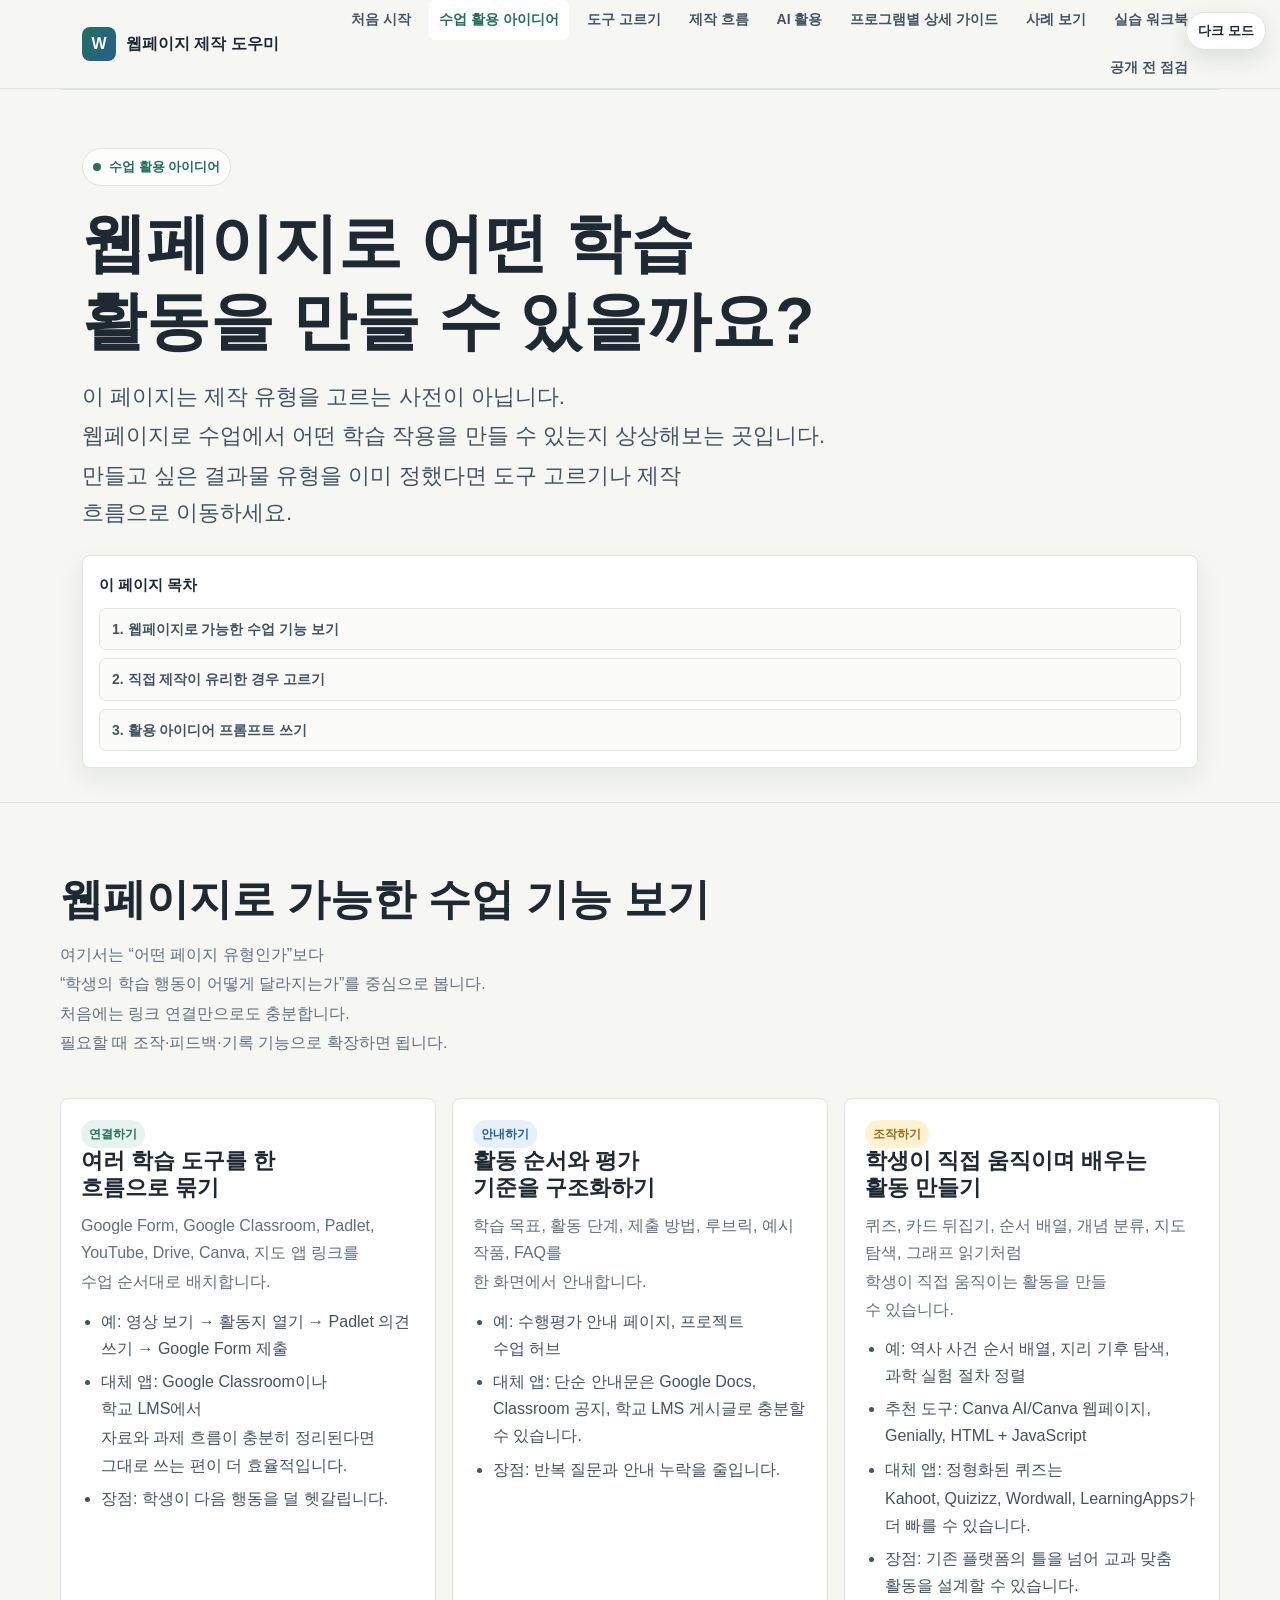
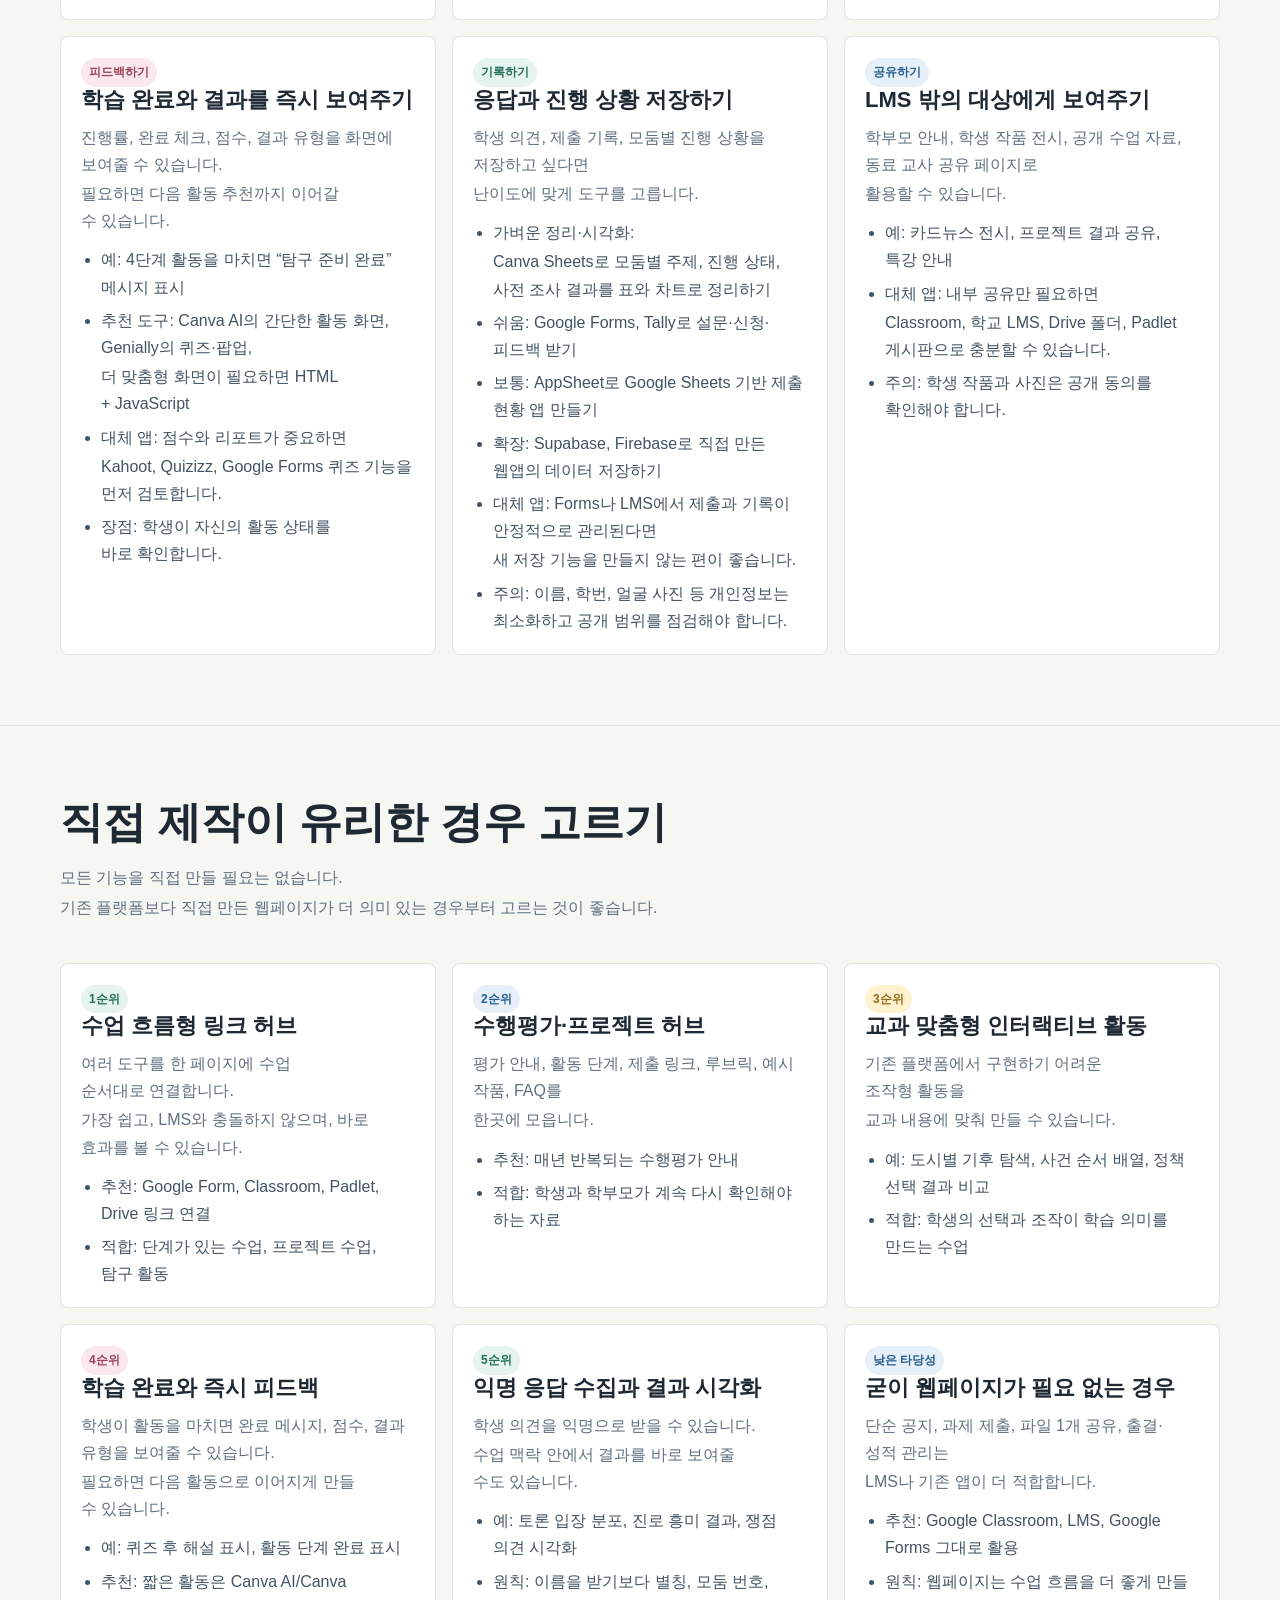
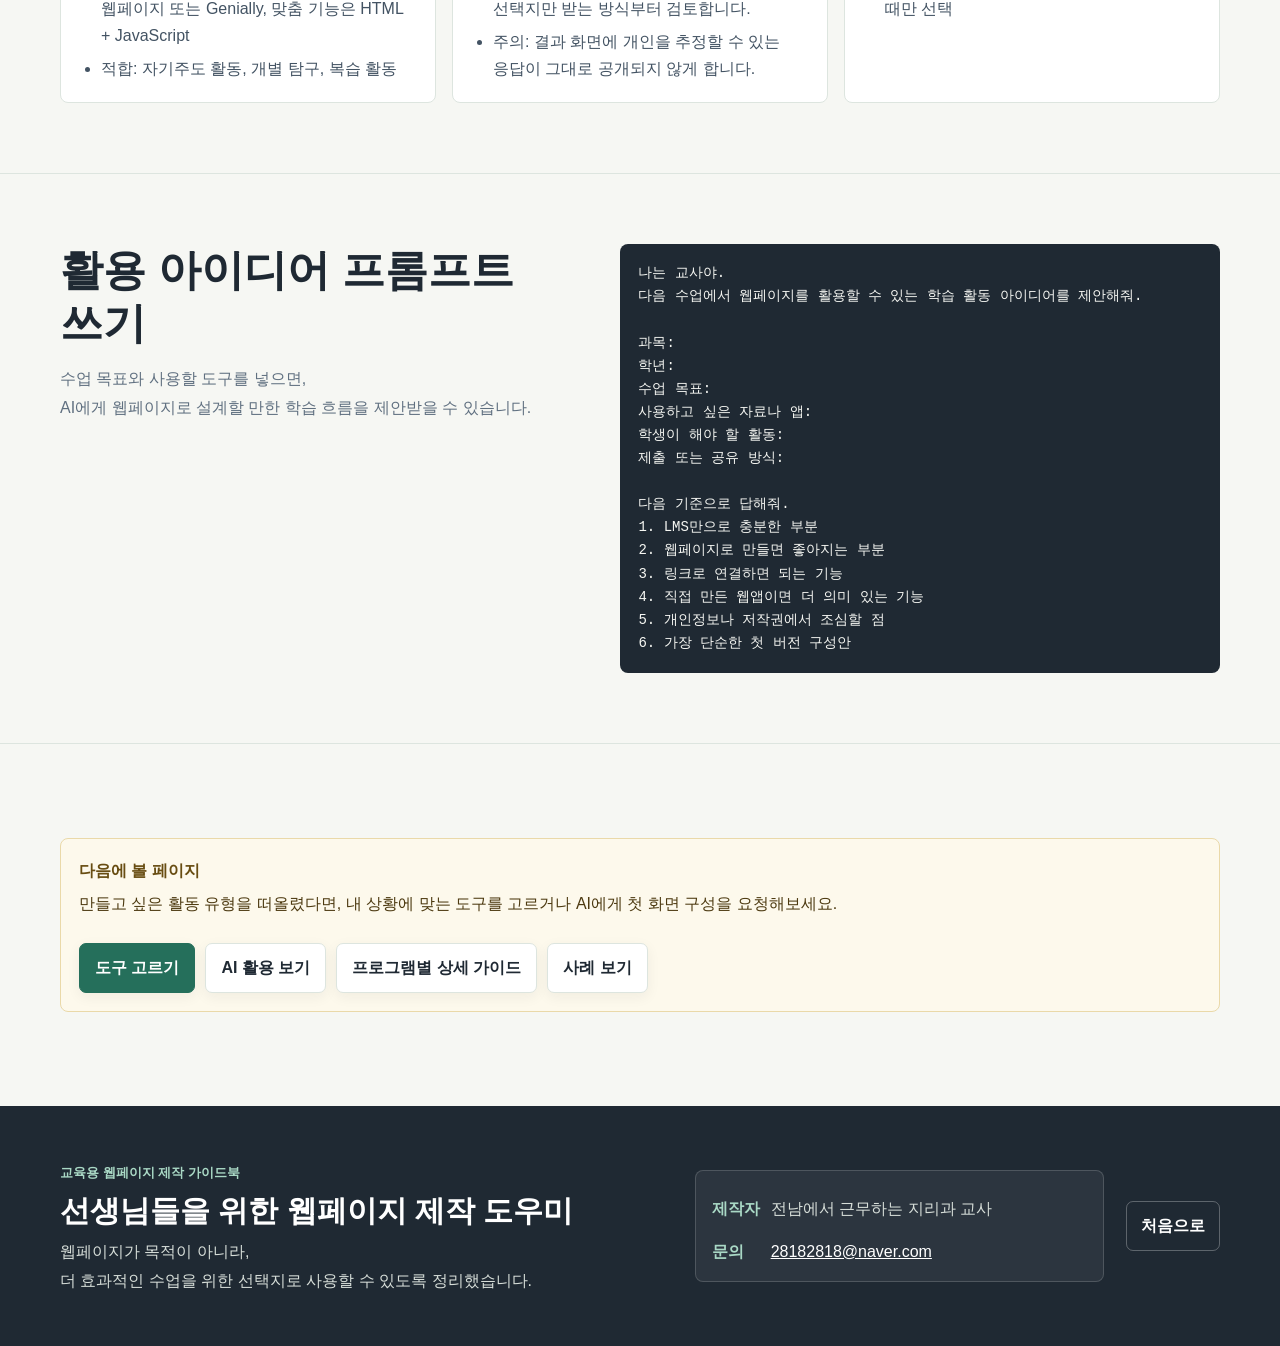
<file: pages/ideas.html>
<!DOCTYPE html>
<html lang="ko">
<head>
  <meta charset="UTF-8" />
  <meta name="viewport" content="width=device-width, initial-scale=1.0" />
  <title>수업 활용 아이디어 | 선생님들을 위한 웹페이지 제작 도우미</title>
  <link rel="stylesheet" href="../assets/styles.css?v=20260702-8" />
</head>
<body>
  <header class="site-header">
    <nav class="nav" aria-label="주요 메뉴">
      <a class="brand" href="../index.html"><span class="brand-mark">W</span><span>웹페이지 제작 도우미</span></a>
      <div class="nav-links">
        <a href="start.html">처음 시작</a>
        <a href="ideas.html" aria-current="page">수업 활용 아이디어</a>
        <a href="choose.html">도구 고르기</a>
        <a href="workflow.html">제작 흐름</a>
        <a href="ai.html">AI 활용</a>
        <a href="tools.html">프로그램별 상세 가이드</a>
        <a href="cases.html">사례 보기</a>
        <a href="practice.html">실습 워크북</a>
        <a href="check.html">공개 전 점검</a>
      </div>
    </nav>
  </header>

  <main>
    <section class="page-hero">
      <span class="eyebrow">수업 활용 아이디어</span>
      <h1>웹페이지로 어떤 학습 활동을 만들 수 있을까요?</h1>
      <p class="lead">
        <span class="line-break">이 페이지는 제작 유형을 고르는 사전이 아닙니다.</span>
        <span class="line-break">웹페이지로 수업에서 어떤 학습 작용을 만들 수 있는지 상상해보는 곳입니다.</span>
        <span class="line-break">만들고 싶은 결과물 유형을 이미 정했다면 도구 고르기나 제작 흐름으로 이동하세요.</span>
      </p>
    </section>

    <nav class="page-toc" aria-label="수업 활용 아이디어 목차">
      <div class="toc-card">
        <strong>이 페이지 목차</strong>
        <div class="toc-links">
          <a href="#learning-basis">1. 웹페이지로 가능한 수업 기능 보기</a>
          <a href="#high-value">2. 직접 제작이 유리한 경우 고르기</a>
          <a href="#prompt">3. 활용 아이디어 프롬프트 쓰기</a>
        </div>
      </div>
    </nav>

    <section id="learning-basis">
      <div class="section-inner">
        <div class="section-head">
          <div>
          <h2>웹페이지로 가능한 수업 기능 보기</h2>
            <p>
              <span class="line-break">여기서는 “어떤 페이지 유형인가”보다</span>
              <span class="line-break">“학생의 학습 행동이 어떻게 달라지는가”를 중심으로 봅니다.</span>
              <span class="line-break">처음에는 링크 연결만으로도 충분합니다.</span>
              <span class="line-break">필요할 때 조작·피드백·기록 기능으로 확장하면 됩니다.</span>
            </p>
          </div>
        </div>

        <div class="template-grid">
          <article class="card">
            <span class="badge">연결하기</span>
            <h3>여러 학습 도구를 한 흐름으로 묶기</h3>
            <p>
              <span class="line-break">Google Form, Google Classroom, Padlet, YouTube, Drive, Canva, 지도 앱 링크를</span>
              <span class="line-break">수업 순서대로 배치합니다.</span>
            </p>
            <ul>
              <li>예: 영상 보기 → 활동지 열기 → Padlet 의견 쓰기 → Google Form 제출</li>
              <li><span class="line-break">대체 앱: Google Classroom이나 학교 LMS에서</span><span class="line-break">자료와 과제 흐름이 충분히 정리된다면 그대로 쓰는 편이 더 효율적입니다.</span></li>
              <li>장점: 학생이 다음 행동을 덜 헷갈립니다.</li>
            </ul>
          </article>

          <article class="card blue">
            <span class="badge">안내하기</span>
            <h3>활동 순서와 평가 기준을 구조화하기</h3>
            <p>
              <span class="line-break">학습 목표, 활동 단계, 제출 방법, 루브릭, 예시 작품, FAQ를</span>
              <span class="line-break">한 화면에서 안내합니다.</span>
            </p>
            <ul>
              <li>예: 수행평가 안내 페이지, 프로젝트 수업 허브</li>
              <li>대체 앱: 단순 안내문은 Google Docs, Classroom 공지, 학교 LMS 게시글로 충분할 수 있습니다.</li>
              <li>장점: 반복 질문과 안내 누락을 줄입니다.</li>
            </ul>
          </article>

          <article class="card gold">
            <span class="badge">조작하기</span>
            <h3>학생이 직접 움직이며 배우는 활동 만들기</h3>
            <p>
              <span class="line-break">퀴즈, 카드 뒤집기, 순서 배열, 개념 분류, 지도 탐색, 그래프 읽기처럼</span>
              <span class="line-break">학생이 직접 움직이는 활동을 만들 수 있습니다.</span>
            </p>
            <ul>
              <li>예: 역사 사건 순서 배열, 지리 기후 탐색, 과학 실험 절차 정렬</li>
              <li>추천 도구: Canva AI/Canva 웹페이지, Genially, HTML + JavaScript</li>
              <li><span class="line-break">대체 앱: 정형화된 퀴즈는</span><span class="line-break">Kahoot, Quizizz, Wordwall, LearningApps가 더 빠를 수 있습니다.</span></li>
              <li>장점: 기존 플랫폼의 틀을 넘어 교과 맞춤 활동을 설계할 수 있습니다.</li>
            </ul>
          </article>

          <article class="card rose">
            <span class="badge">피드백하기</span>
            <h3>학습 완료와 결과를 즉시 보여주기</h3>
            <p>
              <span class="line-break">진행률, 완료 체크, 점수, 결과 유형을 화면에 보여줄 수 있습니다.</span>
              <span class="line-break">필요하면 다음 활동 추천까지 이어갈 수 있습니다.</span>
            </p>
            <ul>
              <li>예: 4단계 활동을 마치면 “탐구 준비 완료” 메시지 표시</li>
              <li><span class="line-break">추천 도구: Canva AI의 간단한 활동 화면, Genially의 퀴즈·팝업,</span><span class="line-break">더 맞춤형 화면이 필요하면 HTML + JavaScript</span></li>
              <li><span class="line-break">대체 앱: 점수와 리포트가 중요하면</span><span class="line-break">Kahoot, Quizizz, Google Forms 퀴즈 기능을 먼저 검토합니다.</span></li>
              <li>장점: 학생이 자신의 활동 상태를 바로 확인합니다.</li>
            </ul>
          </article>

          <article class="card">
            <span class="badge">기록하기</span>
            <h3>응답과 진행 상황 저장하기</h3>
            <p>
              <span class="line-break">학생 의견, 제출 기록, 모둠별 진행 상황을 저장하고 싶다면</span>
              <span class="line-break">난이도에 맞게 도구를 고릅니다.</span>
            </p>
            <ul>
              <li><span class="line-break">가벼운 정리·시각화:</span><span class="line-break">Canva Sheets로 모둠별 주제, 진행 상태, 사전 조사 결과를 표와 차트로 정리하기</span></li>
              <li>쉬움: Google Forms, Tally로 설문·신청·피드백 받기</li>
              <li>보통: AppSheet로 Google Sheets 기반 제출 현황 앱 만들기</li>
              <li>확장: Supabase, Firebase로 직접 만든 웹앱의 데이터 저장하기</li>
              <li><span class="line-break">대체 앱: Forms나 LMS에서 제출과 기록이 안정적으로 관리된다면</span><span class="line-break">새 저장 기능을 만들지 않는 편이 좋습니다.</span></li>
              <li>주의: 이름, 학번, 얼굴 사진 등 개인정보는 최소화하고 공개 범위를 점검해야 합니다.</li>
            </ul>
          </article>

          <article class="card blue">
            <span class="badge">공유하기</span>
            <h3>LMS 밖의 대상에게 보여주기</h3>
            <p>
              <span class="line-break">학부모 안내, 학생 작품 전시, 공개 수업 자료, 동료 교사 공유 페이지로</span>
              <span class="line-break">활용할 수 있습니다.</span>
            </p>
            <ul>
              <li>예: 카드뉴스 전시, 프로젝트 결과 공유, 특강 안내</li>
              <li><span class="line-break">대체 앱: 내부 공유만 필요하면</span><span class="line-break">Classroom, 학교 LMS, Drive 폴더, Padlet 게시판으로 충분할 수 있습니다.</span></li>
              <li>주의: 학생 작품과 사진은 공개 동의를 확인해야 합니다.</li>
            </ul>
          </article>
        </div>
      </div>
    </section>

    <section id="high-value">
      <div class="section-inner">
        <div class="section-head">
          <div>
          <h2>직접 제작이 유리한 경우 고르기</h2>
            <p>
              <span class="line-break">모든 기능을 직접 만들 필요는 없습니다.</span>
              <span class="line-break">기존 플랫폼보다 직접 만든 웹페이지가 더 의미 있는 경우부터 고르는 것이 좋습니다.</span>
            </p>
          </div>
        </div>

        <div class="case-grid">
          <article class="card">
            <span class="badge">1순위</span>
            <h3>수업 흐름형 링크 허브</h3>
            <p>
              <span class="line-break">여러 도구를 한 페이지에 수업 순서대로 연결합니다.</span>
              <span class="line-break">가장 쉽고, LMS와 충돌하지 않으며, 바로 효과를 볼 수 있습니다.</span>
            </p>
            <ul>
              <li>추천: Google Form, Classroom, Padlet, Drive 링크 연결</li>
              <li>적합: 단계가 있는 수업, 프로젝트 수업, 탐구 활동</li>
            </ul>
          </article>

          <article class="card">
            <span class="badge blue">2순위</span>
            <h3>수행평가·프로젝트 허브</h3>
            <p>
              <span class="line-break">평가 안내, 활동 단계, 제출 링크, 루브릭, 예시 작품, FAQ를</span>
              <span class="line-break">한곳에 모읍니다.</span>
            </p>
            <ul>
              <li>추천: 매년 반복되는 수행평가 안내</li>
              <li>적합: 학생과 학부모가 계속 다시 확인해야 하는 자료</li>
            </ul>
          </article>

          <article class="card">
            <span class="badge gold">3순위</span>
            <h3>교과 맞춤형 인터랙티브 활동</h3>
            <p>
              <span class="line-break">기존 플랫폼에서 구현하기 어려운 조작형 활동을</span>
              <span class="line-break">교과 내용에 맞춰 만들 수 있습니다.</span>
            </p>
            <ul>
              <li>예: 도시별 기후 탐색, 사건 순서 배열, 정책 선택 결과 비교</li>
              <li>적합: 학생의 선택과 조작이 학습 의미를 만드는 수업</li>
            </ul>
          </article>

          <article class="card">
            <span class="badge rose">4순위</span>
            <h3>학습 완료와 즉시 피드백</h3>
            <p>
              <span class="line-break">학생이 활동을 마치면 완료 메시지, 점수, 결과 유형을 보여줄 수 있습니다.</span>
              <span class="line-break">필요하면 다음 활동으로 이어지게 만들 수 있습니다.</span>
            </p>
            <ul>
              <li>예: 퀴즈 후 해설 표시, 활동 단계 완료 표시</li>
              <li>추천: 짧은 활동은 Canva AI/Canva 웹페이지 또는 Genially, 맞춤 기능은 HTML + JavaScript</li>
              <li>적합: 자기주도 활동, 개별 탐구, 복습 활동</li>
            </ul>
          </article>

          <article class="card">
            <span class="badge">5순위</span>
            <h3>익명 응답 수집과 결과 시각화</h3>
            <p>
              <span class="line-break">학생 의견을 익명으로 받을 수 있습니다.</span>
              <span class="line-break">수업 맥락 안에서 결과를 바로 보여줄 수도 있습니다.</span>
            </p>
            <ul>
              <li>예: 토론 입장 분포, 진로 흥미 결과, 쟁점 의견 시각화</li>
              <li>원칙: 이름을 받기보다 별칭, 모둠 번호, 선택지만 받는 방식부터 검토합니다.</li>
              <li>주의: 결과 화면에 개인을 추정할 수 있는 응답이 그대로 공개되지 않게 합니다.</li>
            </ul>
          </article>

          <article class="card blue">
            <span class="badge">낮은 타당성</span>
            <h3>굳이 웹페이지가 필요 없는 경우</h3>
            <p>
              <span class="line-break">단순 공지, 과제 제출, 파일 1개 공유, 출결·성적 관리는</span>
              <span class="line-break">LMS나 기존 앱이 더 적합합니다.</span>
            </p>
            <ul>
              <li>추천: Google Classroom, LMS, Google Forms 그대로 활용</li>
              <li>원칙: 웹페이지는 수업 흐름을 더 좋게 만들 때만 선택</li>
            </ul>
          </article>
        </div>
      </div>
    </section>

    <section id="prompt">
      <div class="section-inner split">
        <div>
          <h2>활용 아이디어 프롬프트 쓰기</h2>
          <p class="muted">
            <span class="line-break">수업 목표와 사용할 도구를 넣으면,</span>
            <span class="line-break">AI에게 웹페이지로 설계할 만한 학습 흐름을 제안받을 수 있습니다.</span>
          </p>
        </div>
        <pre class="prompt-box">나는 교사야.
다음 수업에서 웹페이지를 활용할 수 있는 학습 활동 아이디어를 제안해줘.

과목:
학년:
수업 목표:
사용하고 싶은 자료나 앱:
학생이 해야 할 활동:
제출 또는 공유 방식:

다음 기준으로 답해줘.
1. LMS만으로 충분한 부분
2. 웹페이지로 만들면 좋아지는 부분
3. 링크로 연결하면 되는 기능
4. 직접 만든 웹앱이면 더 의미 있는 기능
5. 개인정보나 저작권에서 조심할 점
6. 가장 단순한 첫 버전 구성안</pre>
      </div>
    </section>
    <section>
      <div class="section-inner">
        <div class="callout">
          <strong>다음에 볼 페이지</strong>
          만들고 싶은 활동 유형을 떠올렸다면, 내 상황에 맞는 도구를 고르거나 AI에게 첫 화면 구성을 요청해보세요.
          <div class="actions">
            <a class="btn primary" href="choose.html">도구 고르기</a>
            <a class="btn" href="ai.html">AI 활용 보기</a>
            <a class="btn" href="tools.html">프로그램별 상세 가이드</a>
            <a class="btn" href="cases.html">사례 보기</a>
          </div>
        </div>
      </div>
    </section>
  </main>

  <footer class="footer">
    <div class="footer-inner">
      <div class="footer-main">
        <span class="footer-kicker">교육용 웹페이지 제작 가이드북</span>
        <strong class="footer-title">선생님들을 위한 웹페이지 제작 도우미</strong>
        <p>
          <span class="line-break">웹페이지가 목적이 아니라,</span>
          <span class="line-break">더 효과적인 수업을 위한 선택지로 사용할 수 있도록 정리했습니다.</span>
        </p>
      </div>
      <div class="footer-meta">
        <p><span>제작자</span> 전남에서 근무하는 지리과 교사</p>
        <p><span>문의</span> <a href="mailto:28182818@naver.com">28182818@naver.com</a></p>
      </div>
      <a class="footer-home" href="../index.html">처음으로</a>
    </div>
  </footer>
  <script src="../assets/app.js?v=20260702-8"></script>
</body>
</html>
</file>
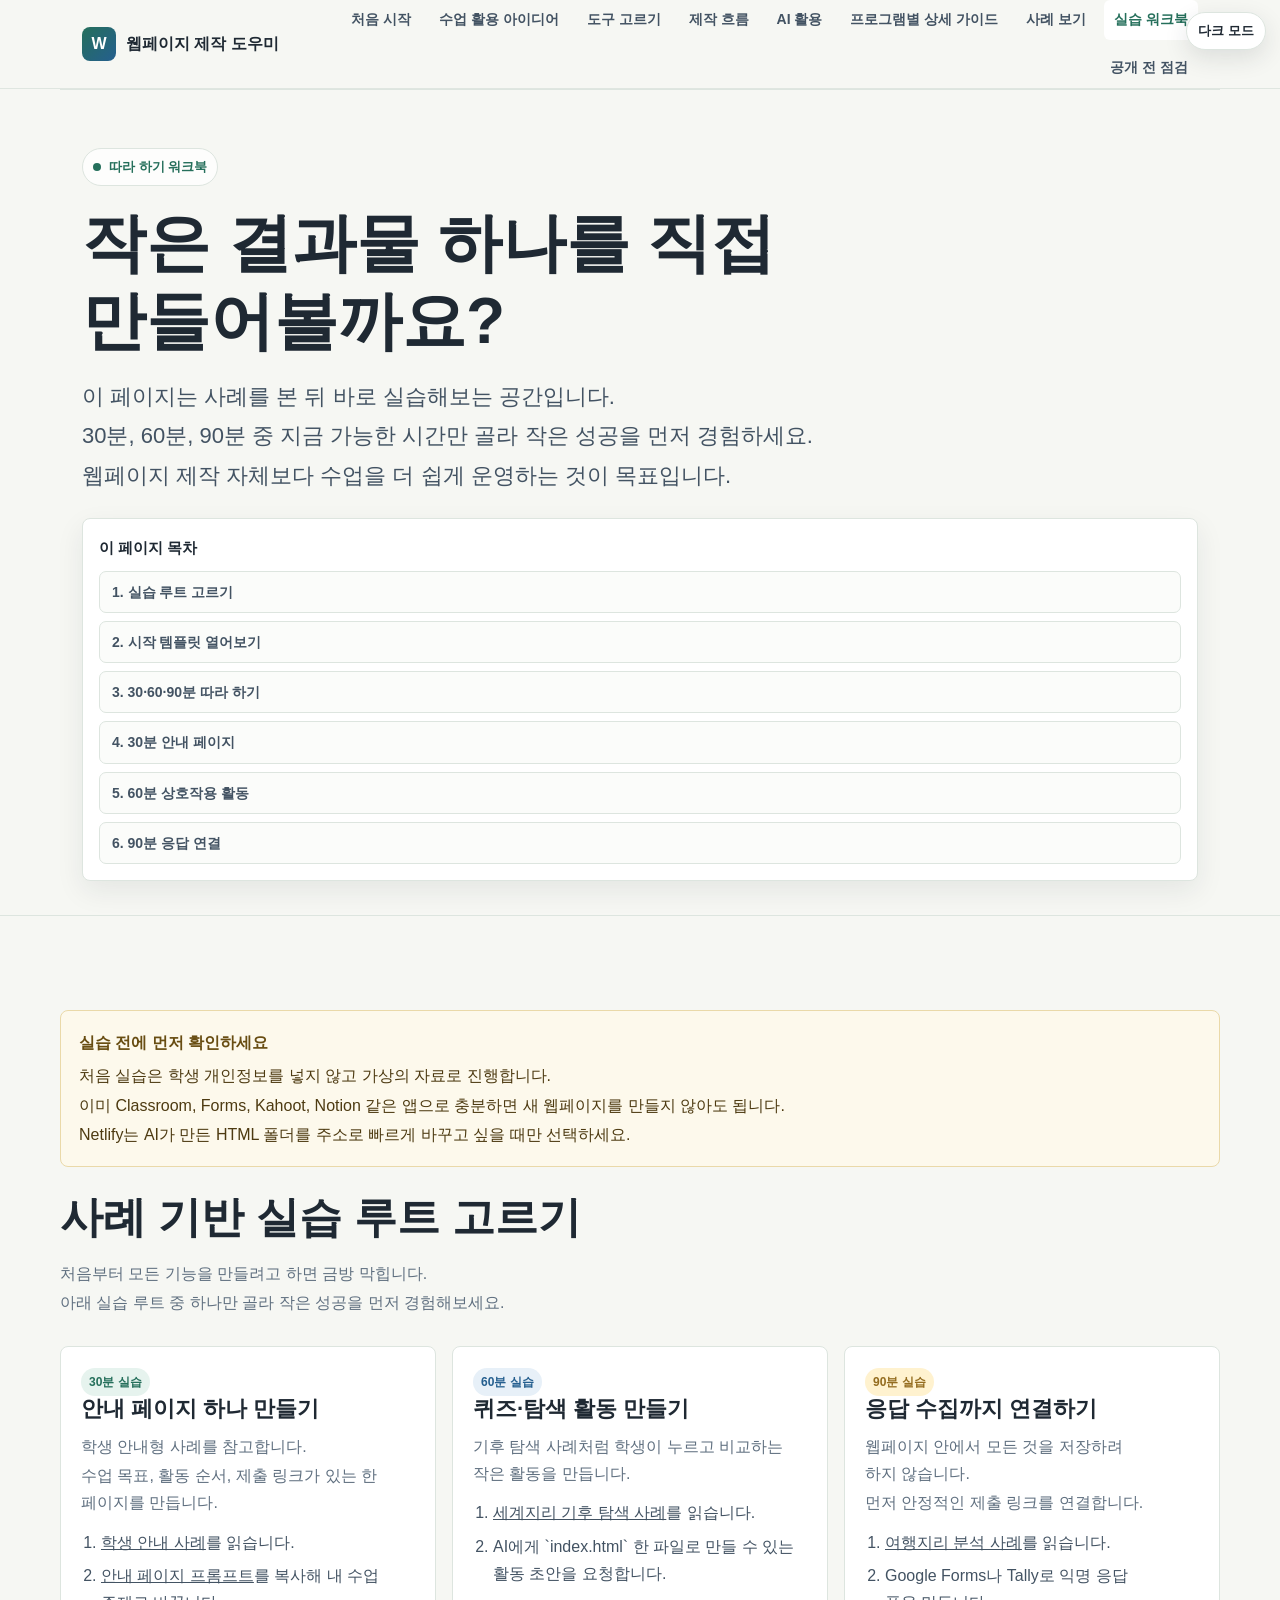
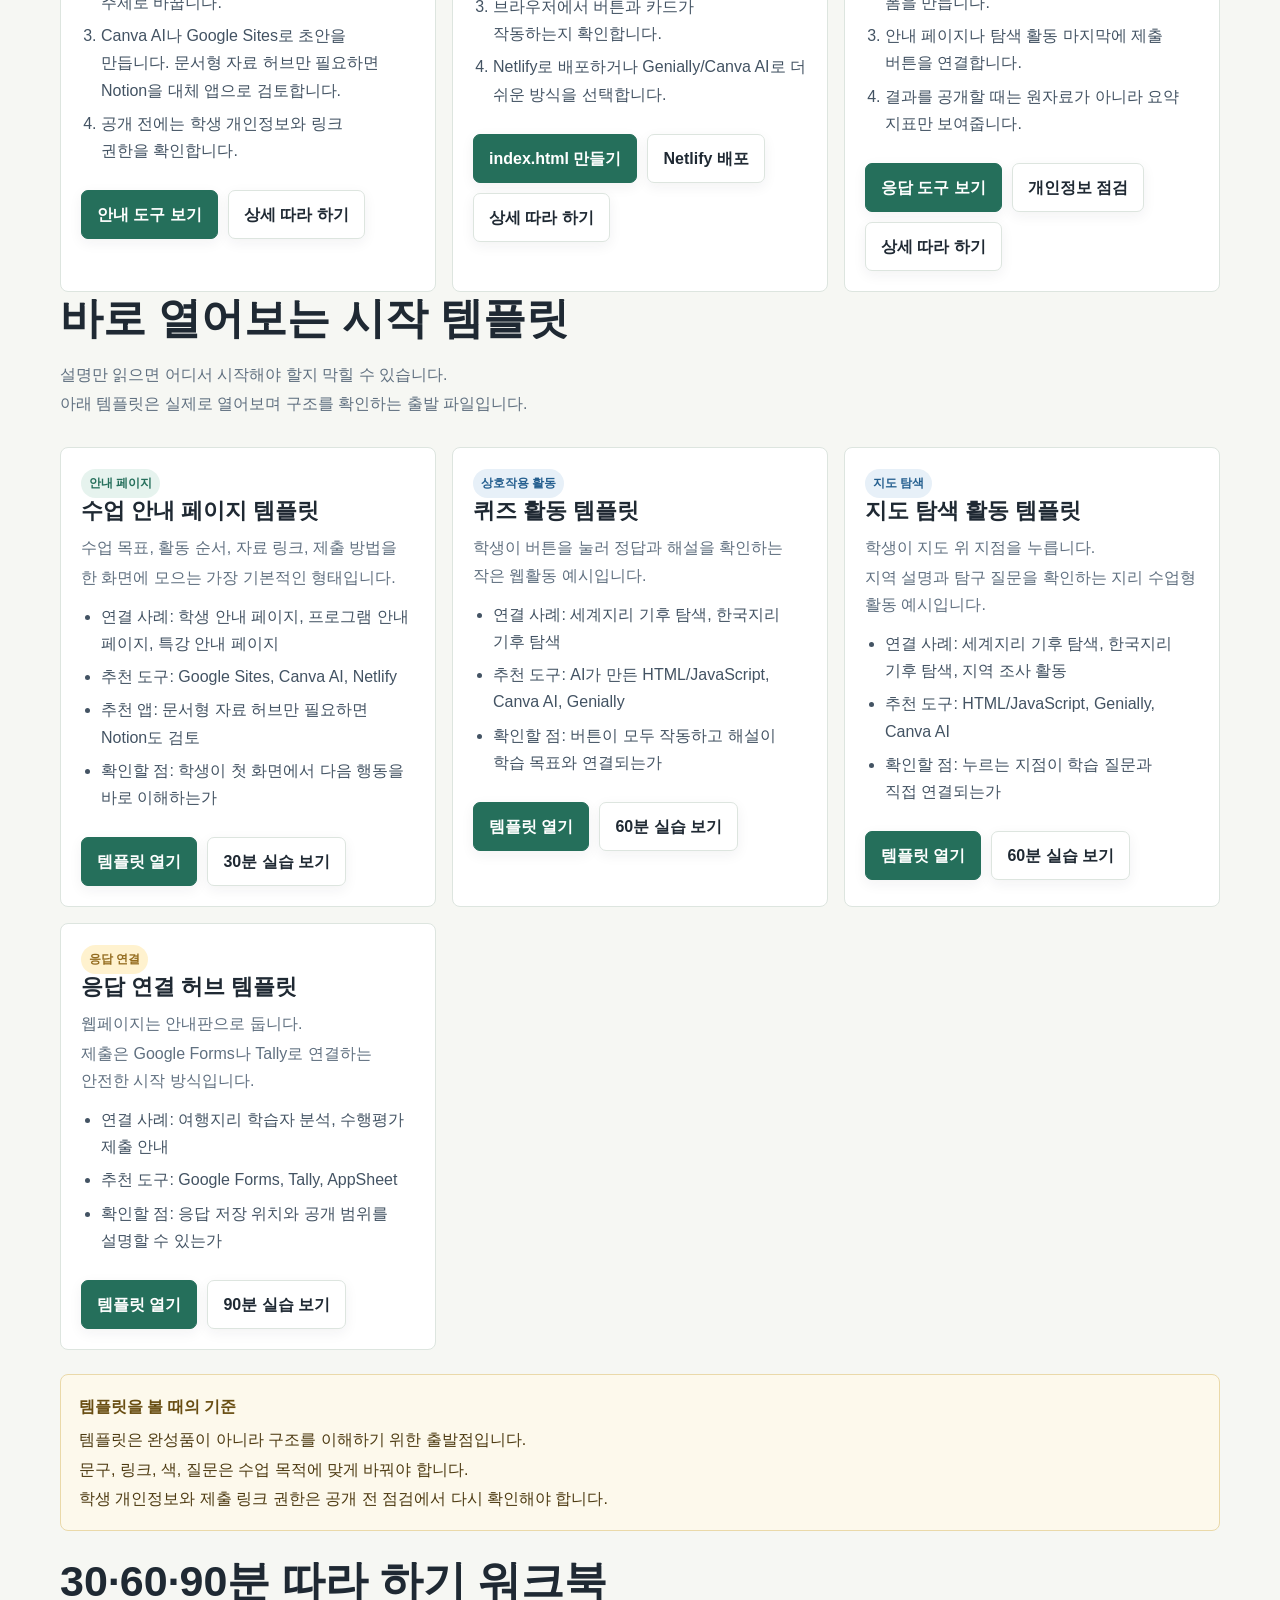
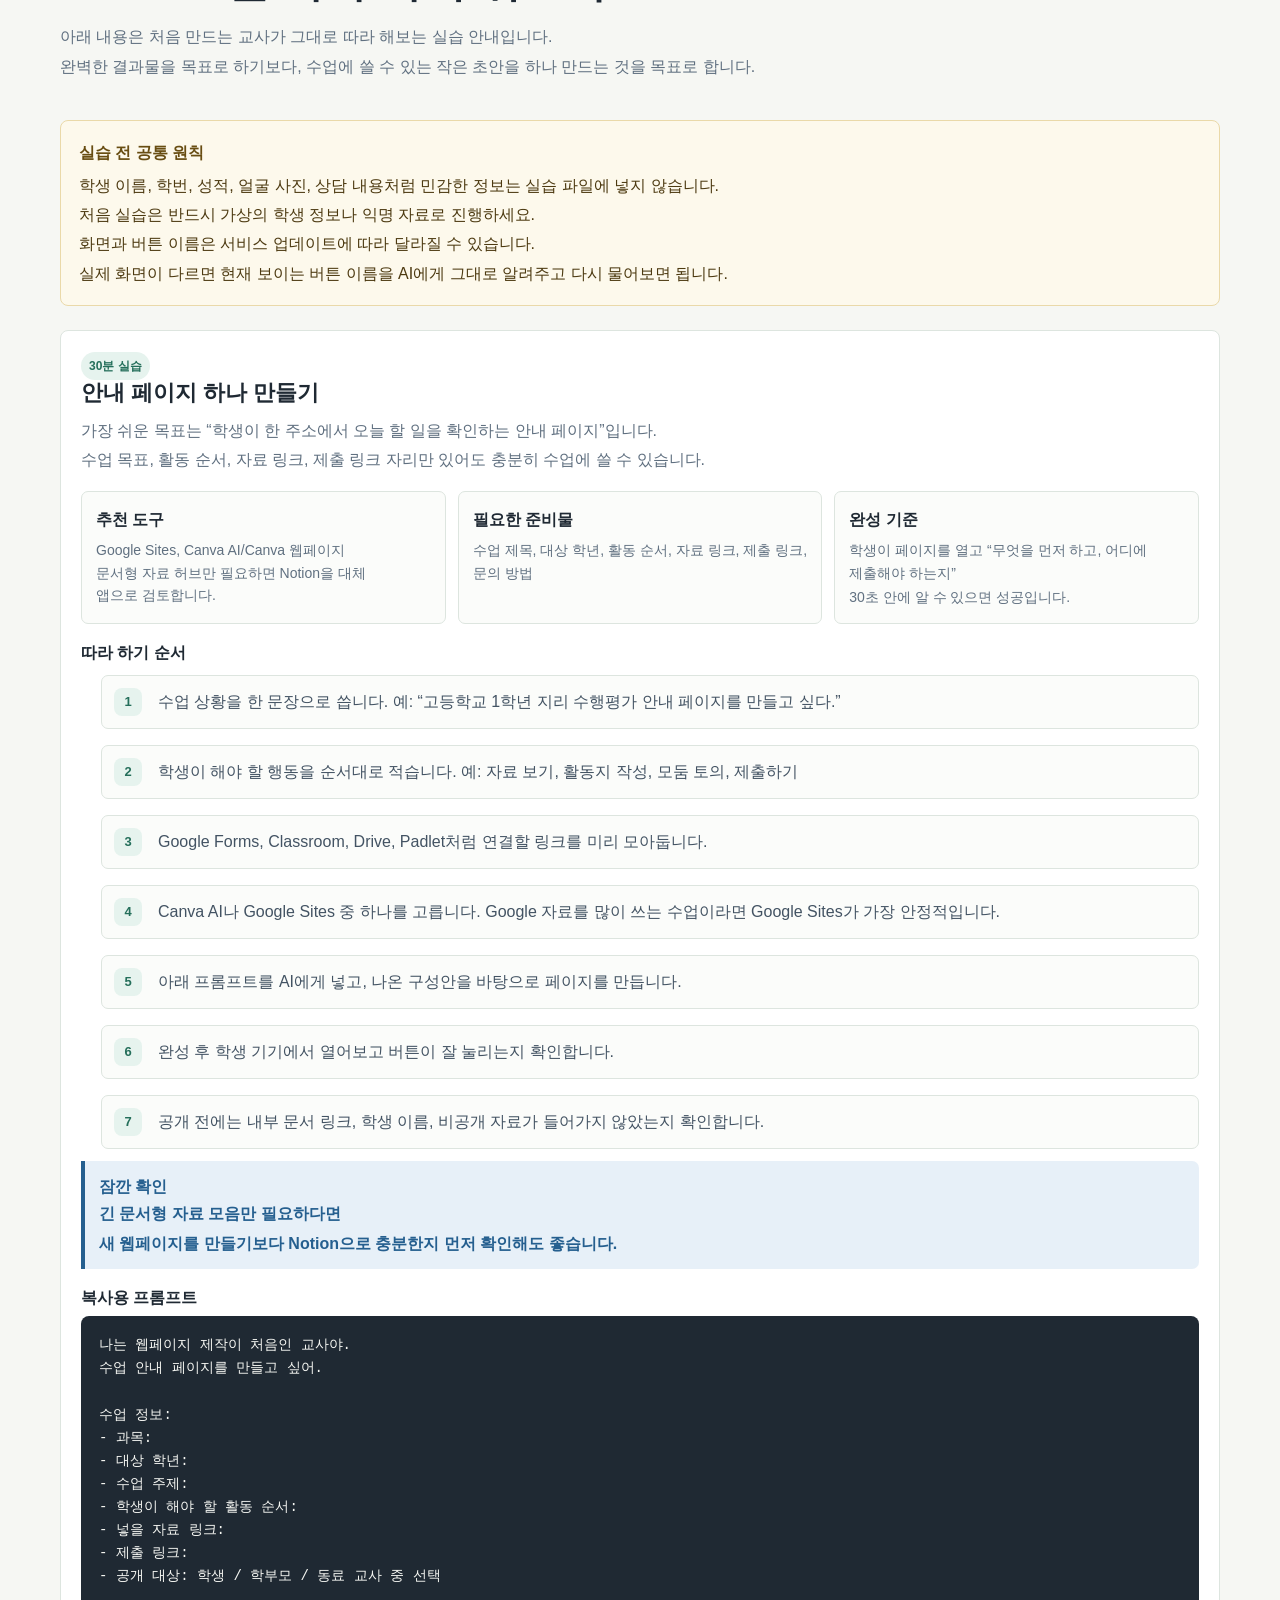
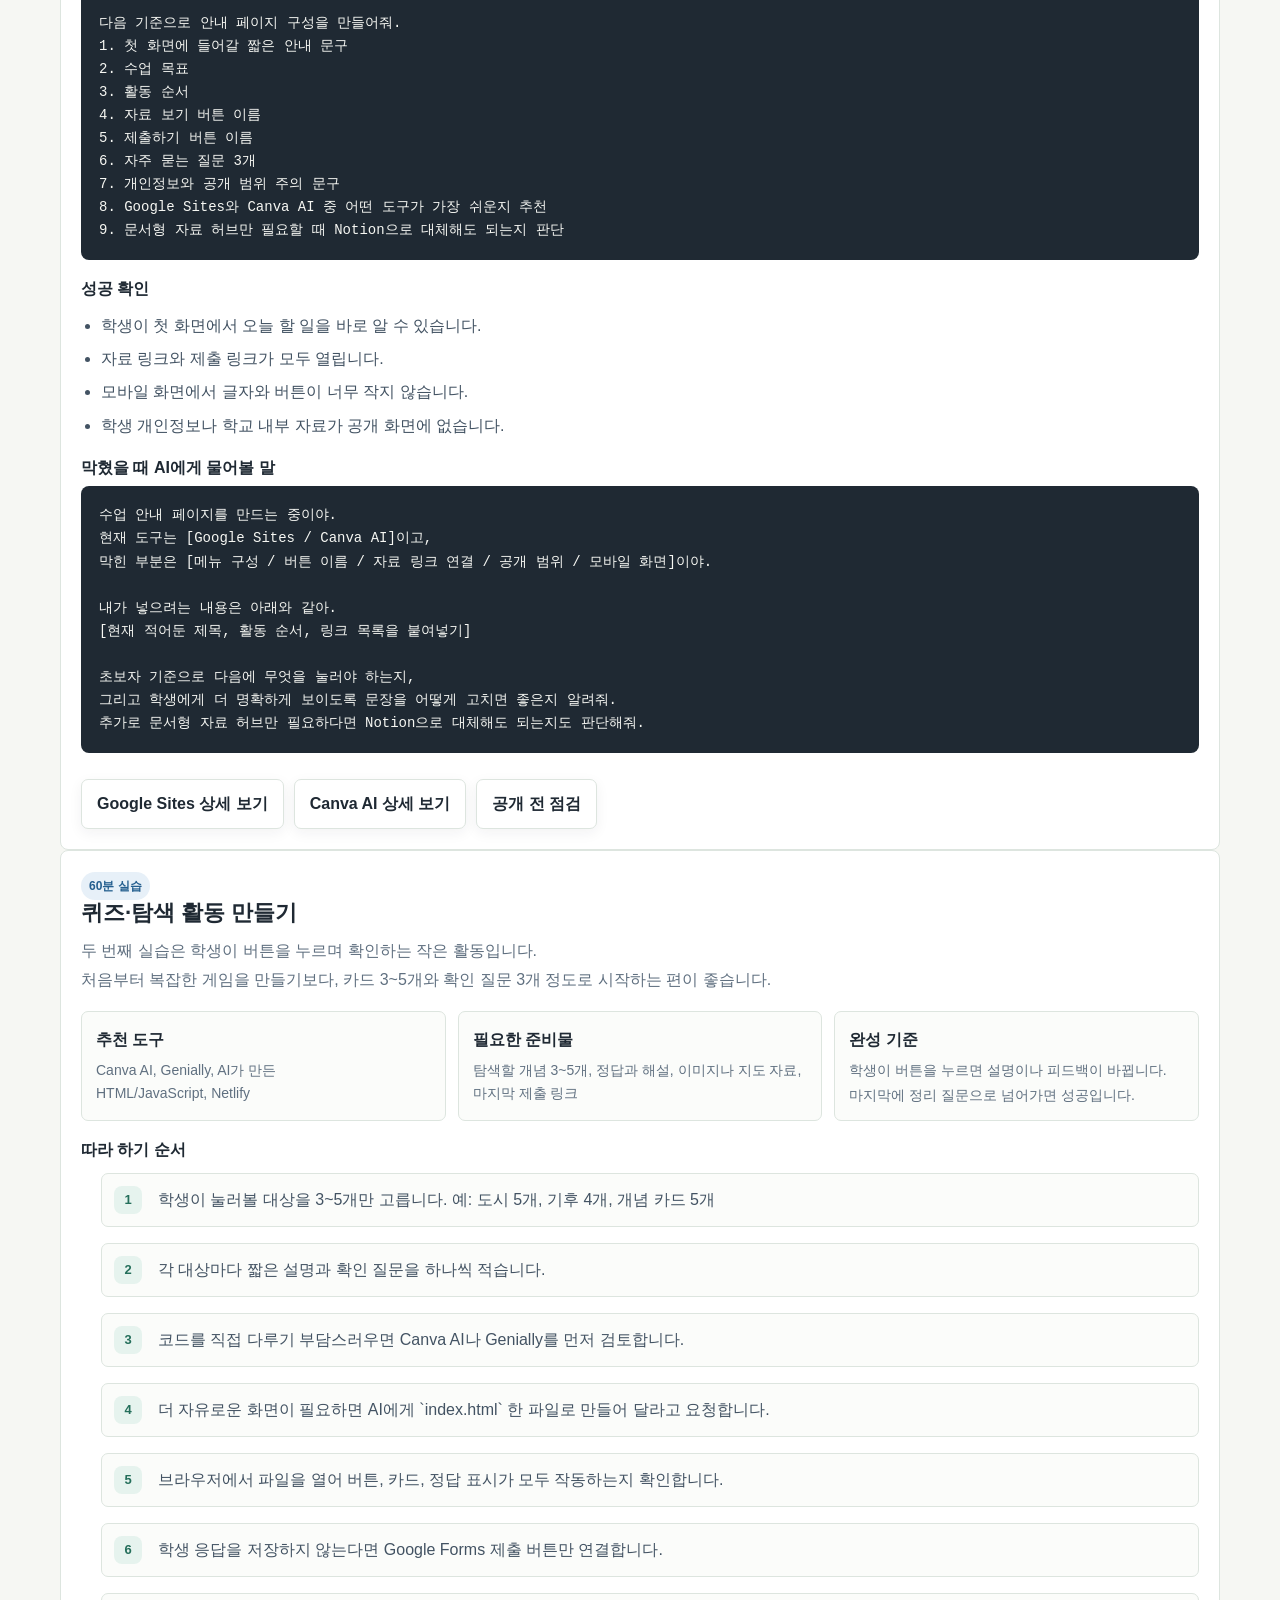
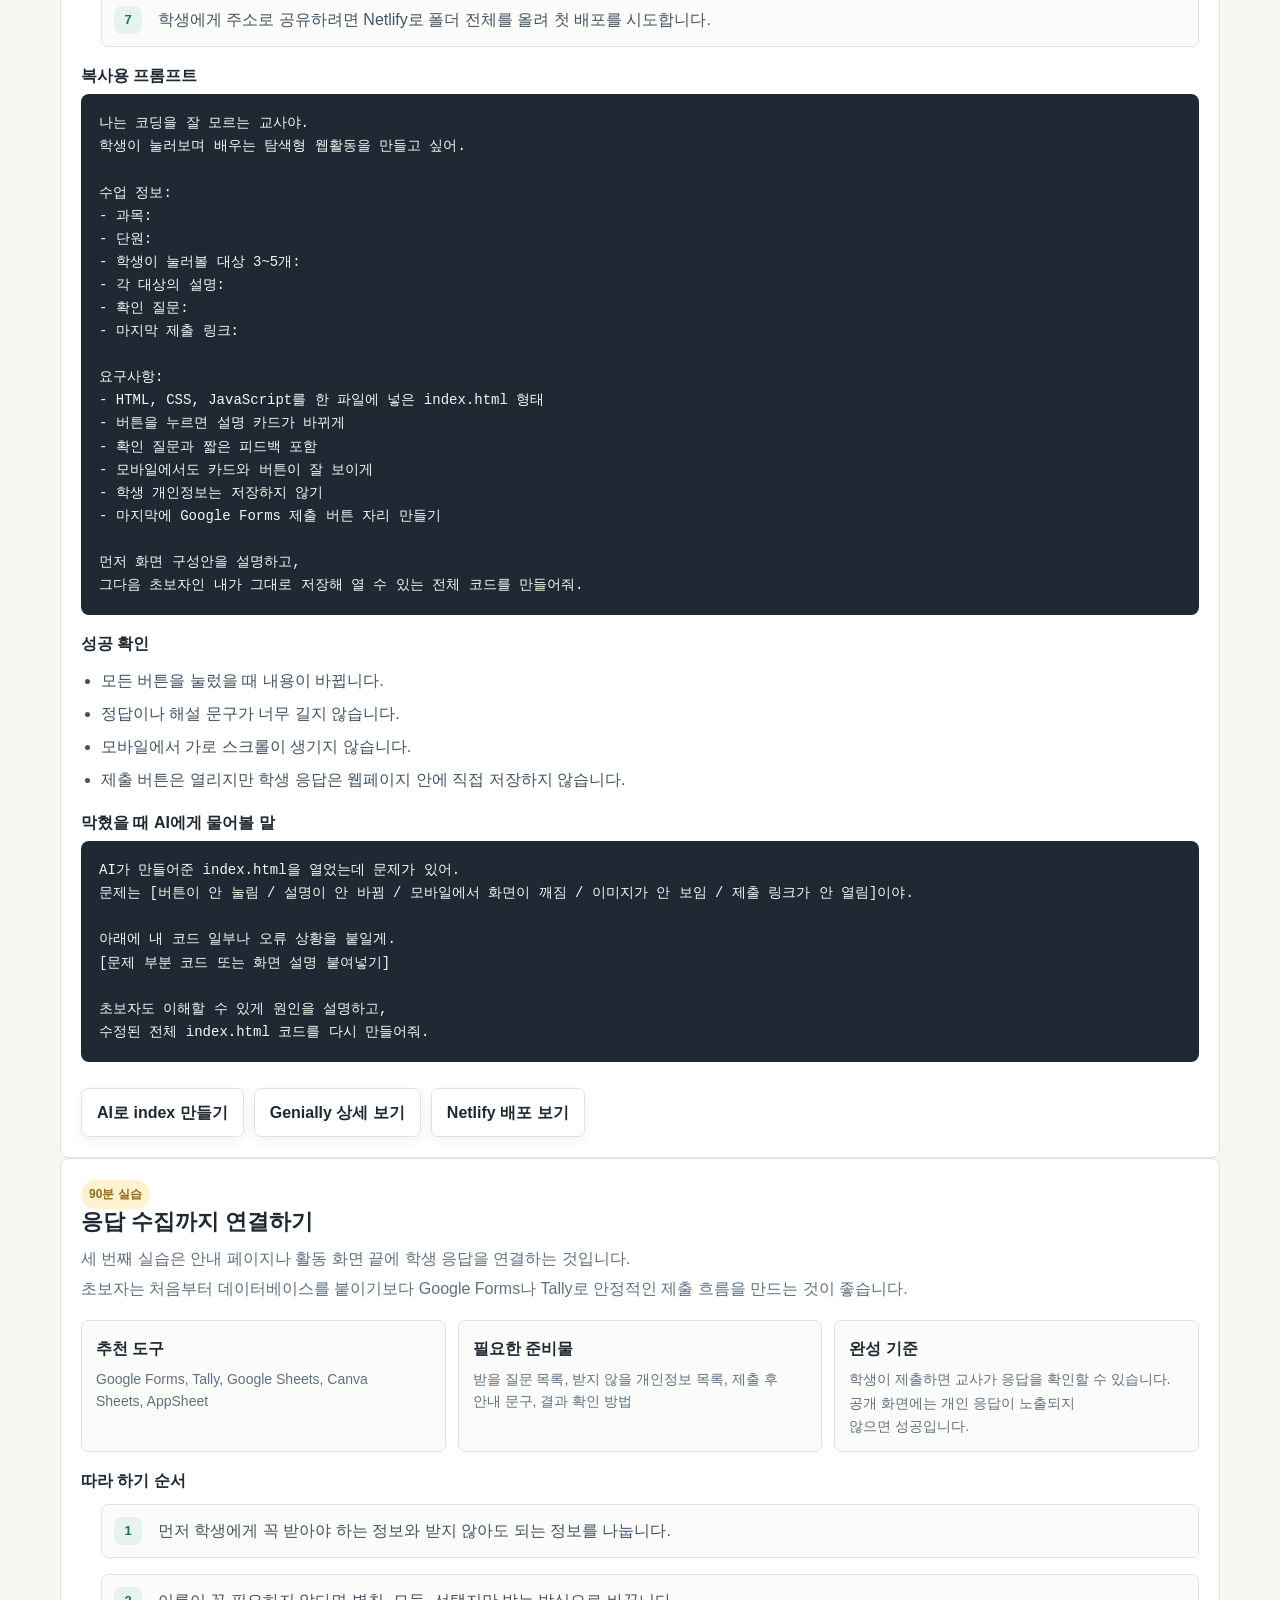
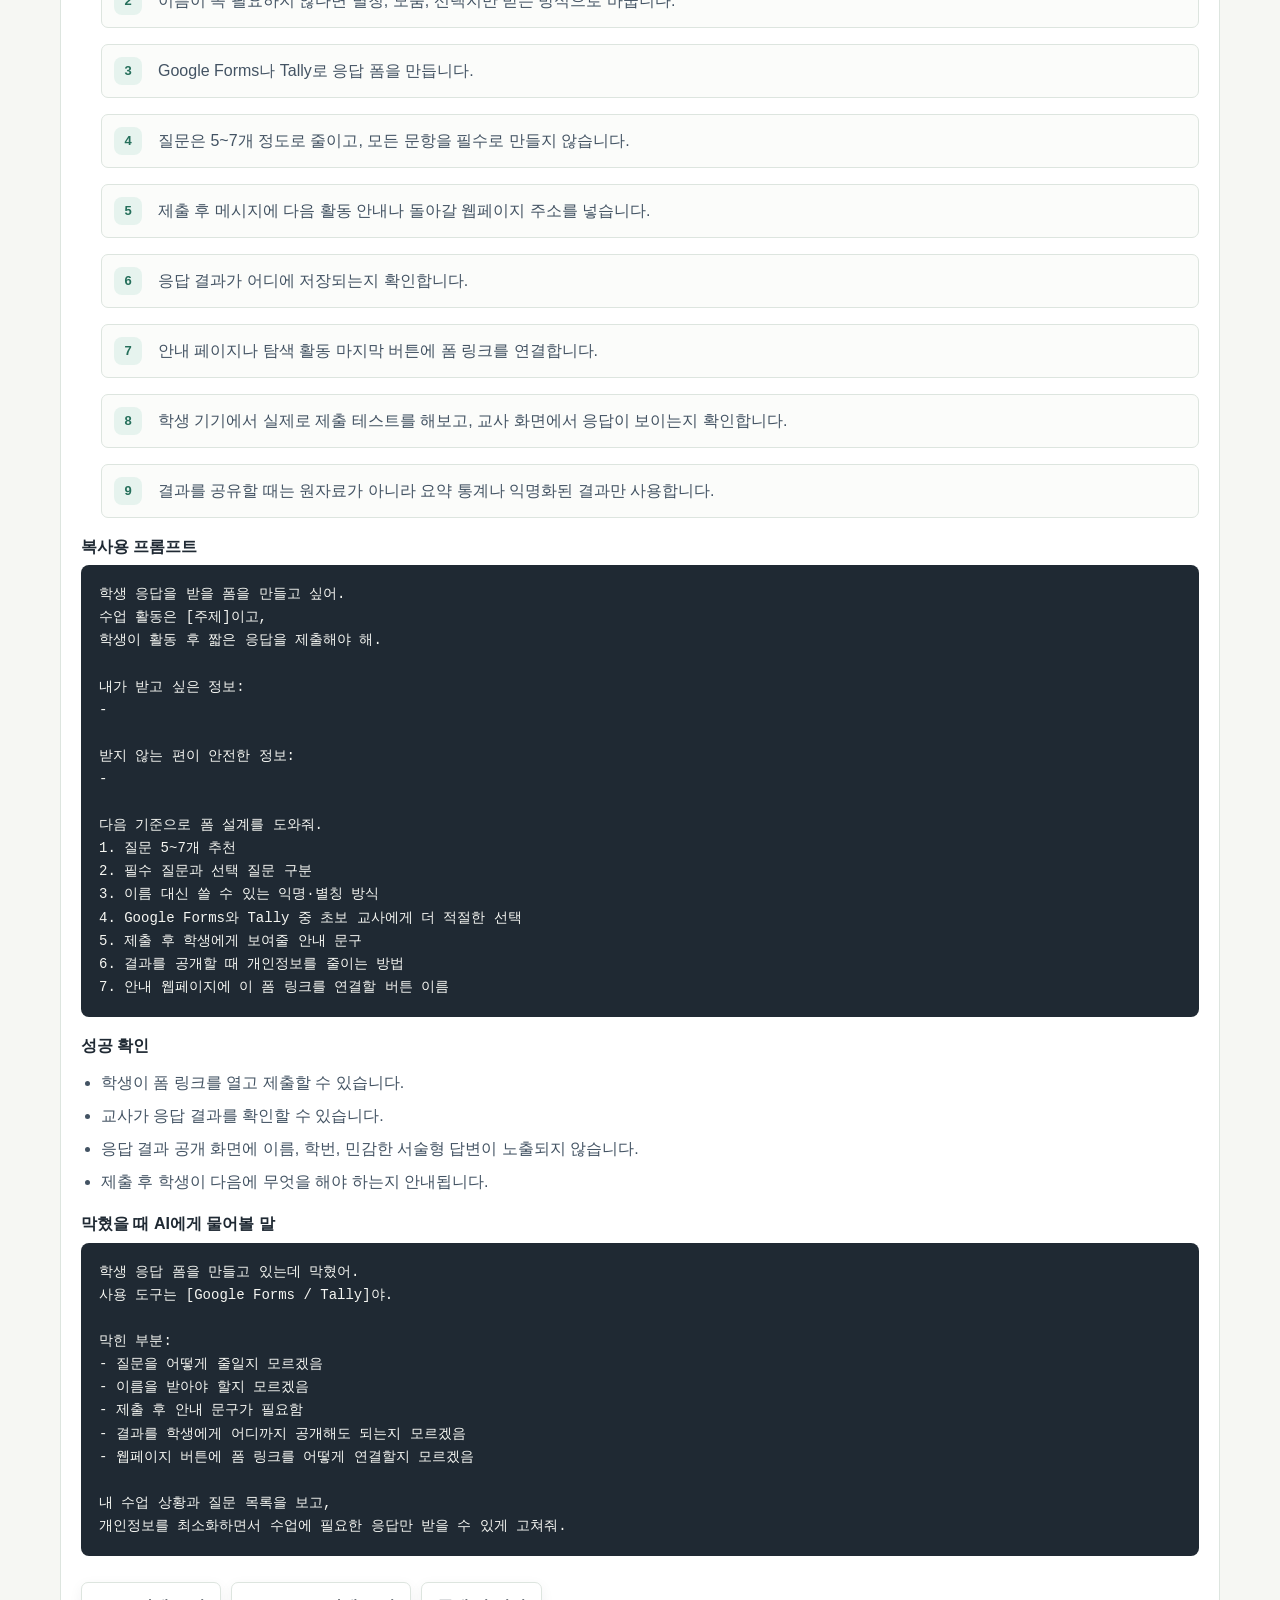
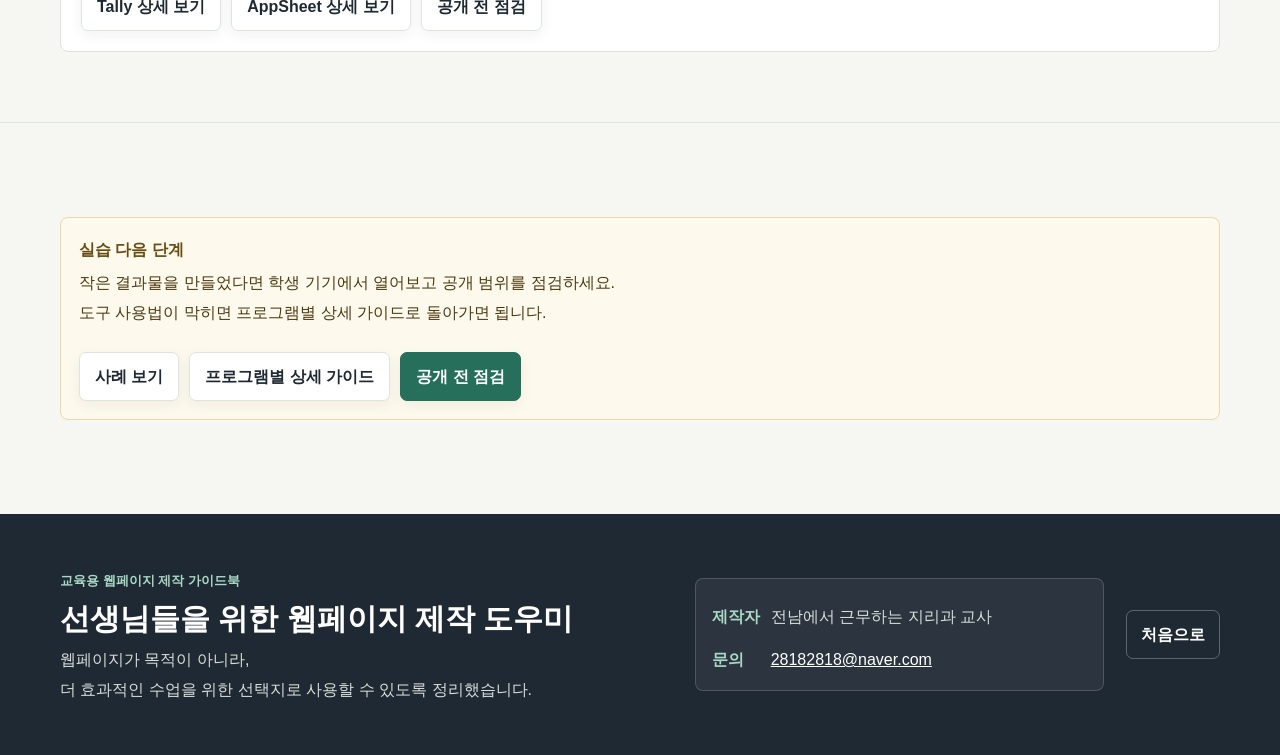
<file: pages/practice.html>
<!DOCTYPE html>
<html lang="ko">
<head>
  <meta charset="UTF-8" />
  <meta name="viewport" content="width=device-width, initial-scale=1.0" />
  <title>실습 워크북 | 선생님들을 위한 웹페이지 제작 도우미</title>
  <link rel="stylesheet" href="../assets/styles.css?v=20260702-8" />
</head>
<body>
  <header class="site-header">
    <nav class="nav" aria-label="주요 메뉴">
      <a class="brand" href="../index.html"><span class="brand-mark">W</span><span>웹페이지 제작 도우미</span></a>
      <div class="nav-links">
        <a href="start.html">처음 시작</a>
        <a href="ideas.html">수업 활용 아이디어</a>
        <a href="choose.html">도구 고르기</a>
        <a href="workflow.html">제작 흐름</a>
        <a href="ai.html">AI 활용</a>
        <a href="tools.html">프로그램별 상세 가이드</a>
        <a href="cases.html">사례 보기</a>
        <a href="practice.html" aria-current="page">실습 워크북</a>
        <a href="check.html">공개 전 점검</a>
      </div>
    </nav>
  </header>

  <main>
    <section class="page-hero">
      <span class="eyebrow">따라 하기 워크북</span>
      <h1>작은 결과물 하나를 직접 만들어볼까요?</h1>
      <p class="lead">
        <span class="line-break">이 페이지는 사례를 본 뒤 바로 실습해보는 공간입니다.</span>
        <span class="line-break">30분, 60분, 90분 중 지금 가능한 시간만 골라 작은 성공을 먼저 경험하세요.</span>
        <span class="line-break">웹페이지 제작 자체보다 수업을 더 쉽게 운영하는 것이 목표입니다.</span>
      </p>
    </section>

    <nav class="page-toc" aria-label="실습 워크북 목차">
      <div class="toc-card">
        <strong>이 페이지 목차</strong>
        <div class="toc-links">
          <a href="#practice-routes">1. 실습 루트 고르기</a>
          <a href="#starter-templates">2. 시작 템플릿 열어보기</a>
          <a href="#practice-workbook">3. 30·60·90분 따라 하기</a>
          <a href="#practice-30">4. 30분 안내 페이지</a>
          <a href="#practice-60">5. 60분 상호작용 활동</a>
          <a href="#practice-90">6. 90분 응답 연결</a>
        </div>
      </div>
    </nav>

    <section>
      <div class="section-inner">
        <div class="callout">
          <strong>실습 전에 먼저 확인하세요</strong>
          <span class="line-break">처음 실습은 학생 개인정보를 넣지 않고 가상의 자료로 진행합니다.</span>
          <span class="line-break">이미 Classroom, Forms, Kahoot, Notion 같은 앱으로 충분하면 새 웹페이지를 만들지 않아도 됩니다.</span>
          <span class="line-break">Netlify는 AI가 만든 HTML 폴더를 주소로 빠르게 바꾸고 싶을 때만 선택하세요.</span>
        </div>

        <div class="section-head compact" id="practice-routes">
          <div>
            <h2>사례 기반 실습 루트 고르기</h2>
            <p>
              <span class="line-break">처음부터 모든 기능을 만들려고 하면 금방 막힙니다.</span>
              <span class="line-break">아래 실습 루트 중 하나만 골라 작은 성공을 먼저 경험해보세요.</span>
            </p>
          </div>
        </div>

        <div class="template-grid">
          <article class="card">
            <span class="badge">30분 실습</span>
            <h3>안내 페이지 하나 만들기</h3>
            <p>
              <span class="line-break">학생 안내형 사례를 참고합니다.</span>
              <span class="line-break">수업 목표, 활동 순서, 제출 링크가 있는 한 페이지를 만듭니다.</span>
            </p>
            <ol>
              <li><a href="cases.html#case-student-guide">학생 안내 사례</a>를 읽습니다.</li>
              <li><a href="ai.html#case-prompts">안내 페이지 프롬프트</a>를 복사해 내 수업 주제로 바꿉니다.</li>
              <li>Canva AI나 Google Sites로 초안을 만듭니다. 문서형 자료 허브만 필요하면 Notion을 대체 앱으로 검토합니다.</li>
              <li>공개 전에는 학생 개인정보와 링크 권한을 확인합니다.</li>
            </ol>
            <div class="actions">
              <a class="btn primary" href="tools.html#stage-1">안내 도구 보기</a>
              <a class="btn" href="#practice-30">상세 따라 하기</a>
            </div>
          </article>

          <article class="card blue">
            <span class="badge">60분 실습</span>
            <h3>퀴즈·탐색 활동 만들기</h3>
            <p>기후 탐색 사례처럼 학생이 누르고 비교하는 작은 활동을 만듭니다.</p>
            <ol>
              <li><a href="cases.html#case-world-climate">세계지리 기후 탐색 사례</a>를 읽습니다.</li>
              <li>AI에게 `index.html` 한 파일로 만들 수 있는 활동 초안을 요청합니다.</li>
              <li>브라우저에서 버튼과 카드가 작동하는지 확인합니다.</li>
              <li>Netlify로 배포하거나 Genially/Canva AI로 더 쉬운 방식을 선택합니다.</li>
            </ol>
            <div class="actions">
              <a class="btn primary" href="ai.html#index">index.html 만들기</a>
              <a class="btn" href="tools.html#program-netlify">Netlify 배포</a>
              <a class="btn" href="#practice-60">상세 따라 하기</a>
            </div>
          </article>

          <article class="card gold">
            <span class="badge">90분 실습</span>
            <h3>응답 수집까지 연결하기</h3>
            <p>
              <span class="line-break">웹페이지 안에서 모든 것을 저장하려 하지 않습니다.</span>
              <span class="line-break">먼저 안정적인 제출 링크를 연결합니다.</span>
            </p>
            <ol>
              <li><a href="cases.html#case-travel-dashboard">여행지리 분석 사례</a>를 읽습니다.</li>
              <li>Google Forms나 Tally로 익명 응답 폼을 만듭니다.</li>
              <li>안내 페이지나 탐색 활동 마지막에 제출 버튼을 연결합니다.</li>
              <li>결과를 공개할 때는 원자료가 아니라 요약 지표만 보여줍니다.</li>
            </ol>
            <div class="actions">
              <a class="btn primary" href="tools.html#stage-3">응답 도구 보기</a>
              <a class="btn" href="check.html">개인정보 점검</a>
              <a class="btn" href="#practice-90">상세 따라 하기</a>
            </div>
          </article>
        </div>

        <div class="section-head compact" id="starter-templates">
          <div>
            <h2>바로 열어보는 시작 템플릿</h2>
            <p>
              <span class="line-break">설명만 읽으면 어디서 시작해야 할지 막힐 수 있습니다.</span>
              <span class="line-break">아래 템플릿은 실제로 열어보며 구조를 확인하는 출발 파일입니다.</span>
            </p>
          </div>
        </div>

        <div class="template-grid">
          <article class="card">
            <span class="badge">안내 페이지</span>
            <h3>수업 안내 페이지 템플릿</h3>
            <p>
              <span class="line-break">수업 목표, 활동 순서, 자료 링크, 제출 방법을</span>
              <span class="line-break">한 화면에 모으는 가장 기본적인 형태입니다.</span>
            </p>
            <ul>
              <li>연결 사례: 학생 안내 페이지, 프로그램 안내 페이지, 특강 안내 페이지</li>
              <li>추천 도구: Google Sites, Canva AI, Netlify</li>
              <li>추천 앱: 문서형 자료 허브만 필요하면 Notion도 검토</li>
              <li>확인할 점: 학생이 첫 화면에서 다음 행동을 바로 이해하는가</li>
            </ul>
            <div class="actions">
              <a class="btn primary" href="../templates/guide-page/index.html" target="_blank" rel="noopener">템플릿 열기</a>
              <a class="btn" href="#practice-30">30분 실습 보기</a>
            </div>
          </article>

          <article class="card blue">
            <span class="badge">상호작용 활동</span>
            <h3>퀴즈 활동 템플릿</h3>
            <p>학생이 버튼을 눌러 정답과 해설을 확인하는 작은 웹활동 예시입니다.</p>
            <ul>
              <li>연결 사례: 세계지리 기후 탐색, 한국지리 기후 탐색</li>
              <li>추천 도구: AI가 만든 HTML/JavaScript, Canva AI, Genially</li>
              <li>확인할 점: 버튼이 모두 작동하고 해설이 학습 목표와 연결되는가</li>
            </ul>
            <div class="actions">
              <a class="btn primary" href="../templates/quiz-activity/index.html" target="_blank" rel="noopener">템플릿 열기</a>
              <a class="btn" href="#practice-60">60분 실습 보기</a>
            </div>
          </article>

          <article class="card blue">
            <span class="badge">지도 탐색</span>
            <h3>지도 탐색 활동 템플릿</h3>
            <p>
              <span class="line-break">학생이 지도 위 지점을 누릅니다.</span>
              <span class="line-break">지역 설명과 탐구 질문을 확인하는 지리 수업형 활동 예시입니다.</span>
            </p>
            <ul>
              <li>연결 사례: 세계지리 기후 탐색, 한국지리 기후 탐색, 지역 조사 활동</li>
              <li>추천 도구: HTML/JavaScript, Genially, Canva AI</li>
              <li>확인할 점: 누르는 지점이 학습 질문과 직접 연결되는가</li>
            </ul>
            <div class="actions">
              <a class="btn primary" href="../templates/map-activity/index.html" target="_blank" rel="noopener">템플릿 열기</a>
              <a class="btn" href="#practice-60">60분 실습 보기</a>
            </div>
          </article>

          <article class="card gold">
            <span class="badge">응답 연결</span>
            <h3>응답 연결 허브 템플릿</h3>
            <p>
              <span class="line-break">웹페이지는 안내판으로 둡니다.</span>
              <span class="line-break">제출은 Google Forms나 Tally로 연결하는 안전한 시작 방식입니다.</span>
            </p>
            <ul>
              <li>연결 사례: 여행지리 학습자 분석, 수행평가 제출 안내</li>
              <li>추천 도구: Google Forms, Tally, AppSheet</li>
              <li>확인할 점: 응답 저장 위치와 공개 범위를 설명할 수 있는가</li>
            </ul>
            <div class="actions">
              <a class="btn primary" href="../templates/form-hub/index.html" target="_blank" rel="noopener">템플릿 열기</a>
              <a class="btn" href="#practice-90">90분 실습 보기</a>
            </div>
          </article>
        </div>

        <div class="callout">
          <strong>템플릿을 볼 때의 기준</strong>
          <span class="line-break">템플릿은 완성품이 아니라 구조를 이해하기 위한 출발점입니다.</span>
          <span class="line-break">문구, 링크, 색, 질문은 수업 목적에 맞게 바꿔야 합니다.</span>
          <span class="line-break">학생 개인정보와 제출 링크 권한은 공개 전 점검에서 다시 확인해야 합니다.</span>
        </div>

        <div class="section-head compact" id="practice-workbook">
          <div>
            <h2>30·60·90분 따라 하기 워크북</h2>
            <p>
              <span class="line-break">아래 내용은 처음 만드는 교사가 그대로 따라 해보는 실습 안내입니다.</span>
              <span class="line-break">완벽한 결과물을 목표로 하기보다, 수업에 쓸 수 있는 작은 초안을 하나 만드는 것을 목표로 합니다.</span>
            </p>
          </div>
        </div>

        <div class="callout">
          <strong>실습 전 공통 원칙</strong>
          <span class="line-break">학생 이름, 학번, 성적, 얼굴 사진, 상담 내용처럼 민감한 정보는 실습 파일에 넣지 않습니다.</span>
          <span class="line-break">처음 실습은 반드시 가상의 학생 정보나 익명 자료로 진행하세요.</span>
          <span class="line-break">화면과 버튼 이름은 서비스 업데이트에 따라 달라질 수 있습니다.</span>
          <span class="line-break">실제 화면이 다르면 현재 보이는 버튼 이름을 AI에게 그대로 알려주고 다시 물어보면 됩니다.</span>
        </div>

        <article class="card" id="practice-30">
          <span class="badge">30분 실습</span>
          <h3>안내 페이지 하나 만들기</h3>
          <p>
            <span class="line-break">가장 쉬운 목표는 “학생이 한 주소에서 오늘 할 일을 확인하는 안내 페이지”입니다.</span>
            <span class="line-break">수업 목표, 활동 순서, 자료 링크, 제출 링크 자리만 있어도 충분히 수업에 쓸 수 있습니다.</span>
          </p>

          <div class="detail-grid">
            <div class="detail-box">
              <strong>추천 도구</strong>
              <p>Google Sites, Canva AI/Canva 웹페이지</p>
              <p class="muted">문서형 자료 허브만 필요하면 Notion을 대체 앱으로 검토합니다.</p>
            </div>
            <div class="detail-box">
              <strong>필요한 준비물</strong>
              <p>수업 제목, 대상 학년, 활동 순서, 자료 링크, 제출 링크, 문의 방법</p>
            </div>
            <div class="detail-box">
              <strong>완성 기준</strong>
              <p>
                <span class="line-break">학생이 페이지를 열고 “무엇을 먼저 하고, 어디에 제출해야 하는지”</span>
                <span class="line-break">30초 안에 알 수 있으면 성공입니다.</span>
              </p>
            </div>
          </div>

          <h4>따라 하기 순서</h4>
          <ol class="step-list">
            <li>수업 상황을 한 문장으로 씁니다. 예: “고등학교 1학년 지리 수행평가 안내 페이지를 만들고 싶다.”</li>
            <li>학생이 해야 할 행동을 순서대로 적습니다. 예: 자료 보기, 활동지 작성, 모둠 토의, 제출하기</li>
            <li>Google Forms, Classroom, Drive, Padlet처럼 연결할 링크를 미리 모아둡니다.</li>
            <li>Canva AI나 Google Sites 중 하나를 고릅니다. Google 자료를 많이 쓰는 수업이라면 Google Sites가 가장 안정적입니다.</li>
            <li>아래 프롬프트를 AI에게 넣고, 나온 구성안을 바탕으로 페이지를 만듭니다.</li>
            <li>완성 후 학생 기기에서 열어보고 버튼이 잘 눌리는지 확인합니다.</li>
            <li>공개 전에는 내부 문서 링크, 학생 이름, 비공개 자료가 들어가지 않았는지 확인합니다.</li>
          </ol>

          <div class="mini-note">
            <strong>잠깐 확인</strong>
            <span class="line-break">긴 문서형 자료 모음만 필요하다면</span>
            <span class="line-break">새 웹페이지를 만들기보다 Notion으로 충분한지 먼저 확인해도 좋습니다.</span>
          </div>

          <h4>복사용 프롬프트</h4>
          <pre class="prompt-box">나는 웹페이지 제작이 처음인 교사야.
수업 안내 페이지를 만들고 싶어.

수업 정보:
- 과목:
- 대상 학년:
- 수업 주제:
- 학생이 해야 할 활동 순서:
- 넣을 자료 링크:
- 제출 링크:
- 공개 대상: 학생 / 학부모 / 동료 교사 중 선택

다음 기준으로 안내 페이지 구성을 만들어줘.
1. 첫 화면에 들어갈 짧은 안내 문구
2. 수업 목표
3. 활동 순서
4. 자료 보기 버튼 이름
5. 제출하기 버튼 이름
6. 자주 묻는 질문 3개
7. 개인정보와 공개 범위 주의 문구
8. Google Sites와 Canva AI 중 어떤 도구가 가장 쉬운지 추천
9. 문서형 자료 허브만 필요할 때 Notion으로 대체해도 되는지 판단</pre>

          <h4>성공 확인</h4>
          <ul>
            <li>학생이 첫 화면에서 오늘 할 일을 바로 알 수 있습니다.</li>
            <li>자료 링크와 제출 링크가 모두 열립니다.</li>
            <li>모바일 화면에서 글자와 버튼이 너무 작지 않습니다.</li>
            <li>학생 개인정보나 학교 내부 자료가 공개 화면에 없습니다.</li>
          </ul>

<h4>막혔을 때 AI에게 물어볼 말</h4>
          <pre class="prompt-box">수업 안내 페이지를 만드는 중이야.
현재 도구는 [Google Sites / Canva AI]이고,
막힌 부분은 [메뉴 구성 / 버튼 이름 / 자료 링크 연결 / 공개 범위 / 모바일 화면]이야.

내가 넣으려는 내용은 아래와 같아.
[현재 적어둔 제목, 활동 순서, 링크 목록을 붙여넣기]

초보자 기준으로 다음에 무엇을 눌러야 하는지,
그리고 학생에게 더 명확하게 보이도록 문장을 어떻게 고치면 좋은지 알려줘.
추가로 문서형 자료 허브만 필요하다면 Notion으로 대체해도 되는지도 판단해줘.</pre>

          <div class="actions">
            <a class="btn" href="tools.html#program-sites">Google Sites 상세 보기</a>
            <a class="btn" href="tools.html#program-canva">Canva AI 상세 보기</a>
            <a class="btn" href="check.html">공개 전 점검</a>
          </div>
        </article>

        <article class="card blue" id="practice-60">
          <span class="badge blue">60분 실습</span>
          <h3>퀴즈·탐색 활동 만들기</h3>
          <p>
            <span class="line-break">두 번째 실습은 학생이 버튼을 누르며 확인하는 작은 활동입니다.</span>
            <span class="line-break">처음부터 복잡한 게임을 만들기보다, 카드 3~5개와 확인 질문 3개 정도로 시작하는 편이 좋습니다.</span>
          </p>

          <div class="detail-grid">
            <div class="detail-box">
              <strong>추천 도구</strong>
              <p>Canva AI, Genially, AI가 만든 HTML/JavaScript, Netlify</p>
            </div>
            <div class="detail-box">
              <strong>필요한 준비물</strong>
              <p>탐색할 개념 3~5개, 정답과 해설, 이미지나 지도 자료, 마지막 제출 링크</p>
            </div>
            <div class="detail-box">
              <strong>완성 기준</strong>
              <p>
                <span class="line-break">학생이 버튼을 누르면 설명이나 피드백이 바뀝니다.</span>
                <span class="line-break">마지막에 정리 질문으로 넘어가면 성공입니다.</span>
              </p>
            </div>
          </div>

          <h4>따라 하기 순서</h4>
          <ol class="step-list">
            <li>학생이 눌러볼 대상을 3~5개만 고릅니다. 예: 도시 5개, 기후 4개, 개념 카드 5개</li>
            <li>각 대상마다 짧은 설명과 확인 질문을 하나씩 적습니다.</li>
            <li>코드를 직접 다루기 부담스러우면 Canva AI나 Genially를 먼저 검토합니다.</li>
            <li>더 자유로운 화면이 필요하면 AI에게 `index.html` 한 파일로 만들어 달라고 요청합니다.</li>
            <li>브라우저에서 파일을 열어 버튼, 카드, 정답 표시가 모두 작동하는지 확인합니다.</li>
            <li>학생 응답을 저장하지 않는다면 Google Forms 제출 버튼만 연결합니다.</li>
            <li>학생에게 주소로 공유하려면 Netlify로 폴더 전체를 올려 첫 배포를 시도합니다.</li>
          </ol>

          <h4>복사용 프롬프트</h4>
          <pre class="prompt-box">나는 코딩을 잘 모르는 교사야.
학생이 눌러보며 배우는 탐색형 웹활동을 만들고 싶어.

수업 정보:
- 과목:
- 단원:
- 학생이 눌러볼 대상 3~5개:
- 각 대상의 설명:
- 확인 질문:
- 마지막 제출 링크:

요구사항:
- HTML, CSS, JavaScript를 한 파일에 넣은 index.html 형태
- 버튼을 누르면 설명 카드가 바뀌게
- 확인 질문과 짧은 피드백 포함
- 모바일에서도 카드와 버튼이 잘 보이게
- 학생 개인정보는 저장하지 않기
- 마지막에 Google Forms 제출 버튼 자리 만들기

먼저 화면 구성안을 설명하고,
그다음 초보자인 내가 그대로 저장해 열 수 있는 전체 코드를 만들어줘.</pre>

          <h4>성공 확인</h4>
          <ul>
            <li>모든 버튼을 눌렀을 때 내용이 바뀝니다.</li>
            <li>정답이나 해설 문구가 너무 길지 않습니다.</li>
            <li>모바일에서 가로 스크롤이 생기지 않습니다.</li>
            <li>제출 버튼은 열리지만 학생 응답은 웹페이지 안에 직접 저장하지 않습니다.</li>
          </ul>

          <h4>막혔을 때 AI에게 물어볼 말</h4>
          <pre class="prompt-box">AI가 만들어준 index.html을 열었는데 문제가 있어.
문제는 [버튼이 안 눌림 / 설명이 안 바뀜 / 모바일에서 화면이 깨짐 / 이미지가 안 보임 / 제출 링크가 안 열림]이야.

아래에 내 코드 일부나 오류 상황을 붙일게.
[문제 부분 코드 또는 화면 설명 붙여넣기]

초보자도 이해할 수 있게 원인을 설명하고,
수정된 전체 index.html 코드를 다시 만들어줘.</pre>

          <div class="actions">
            <a class="btn" href="ai.html#index">AI로 index 만들기</a>
            <a class="btn" href="tools.html#program-genially">Genially 상세 보기</a>
            <a class="btn" href="tools.html#program-netlify">Netlify 배포 보기</a>
          </div>
        </article>

        <article class="card gold" id="practice-90">
          <span class="badge gold">90분 실습</span>
          <h3>응답 수집까지 연결하기</h3>
          <p>
            <span class="line-break">세 번째 실습은 안내 페이지나 활동 화면 끝에 학생 응답을 연결하는 것입니다.</span>
            <span class="line-break">초보자는 처음부터 데이터베이스를 붙이기보다 Google Forms나 Tally로 안정적인 제출 흐름을 만드는 것이 좋습니다.</span>
          </p>

          <div class="detail-grid">
            <div class="detail-box">
              <strong>추천 도구</strong>
              <p>Google Forms, Tally, Google Sheets, Canva Sheets, AppSheet</p>
            </div>
            <div class="detail-box">
              <strong>필요한 준비물</strong>
              <p>받을 질문 목록, 받지 않을 개인정보 목록, 제출 후 안내 문구, 결과 확인 방법</p>
            </div>
            <div class="detail-box">
              <strong>완성 기준</strong>
              <p>
                <span class="line-break">학생이 제출하면 교사가 응답을 확인할 수 있습니다.</span>
                <span class="line-break">공개 화면에는 개인 응답이 노출되지 않으면 성공입니다.</span>
              </p>
            </div>
          </div>

          <h4>따라 하기 순서</h4>
          <ol class="step-list">
            <li>먼저 학생에게 꼭 받아야 하는 정보와 받지 않아도 되는 정보를 나눕니다.</li>
            <li>이름이 꼭 필요하지 않다면 별칭, 모둠, 선택지만 받는 방식으로 바꿉니다.</li>
            <li>Google Forms나 Tally로 응답 폼을 만듭니다.</li>
            <li>질문은 5~7개 정도로 줄이고, 모든 문항을 필수로 만들지 않습니다.</li>
            <li>제출 후 메시지에 다음 활동 안내나 돌아갈 웹페이지 주소를 넣습니다.</li>
            <li>응답 결과가 어디에 저장되는지 확인합니다.</li>
            <li>안내 페이지나 탐색 활동 마지막 버튼에 폼 링크를 연결합니다.</li>
            <li>학생 기기에서 실제로 제출 테스트를 해보고, 교사 화면에서 응답이 보이는지 확인합니다.</li>
            <li>결과를 공유할 때는 원자료가 아니라 요약 통계나 익명화된 결과만 사용합니다.</li>
          </ol>

          <h4>복사용 프롬프트</h4>
          <pre class="prompt-box">학생 응답을 받을 폼을 만들고 싶어.
수업 활동은 [주제]이고,
학생이 활동 후 짧은 응답을 제출해야 해.

내가 받고 싶은 정보:
- 

받지 않는 편이 안전한 정보:
- 

다음 기준으로 폼 설계를 도와줘.
1. 질문 5~7개 추천
2. 필수 질문과 선택 질문 구분
3. 이름 대신 쓸 수 있는 익명·별칭 방식
4. Google Forms와 Tally 중 초보 교사에게 더 적절한 선택
5. 제출 후 학생에게 보여줄 안내 문구
6. 결과를 공개할 때 개인정보를 줄이는 방법
7. 안내 웹페이지에 이 폼 링크를 연결할 버튼 이름</pre>

          <h4>성공 확인</h4>
          <ul>
            <li>학생이 폼 링크를 열고 제출할 수 있습니다.</li>
            <li>교사가 응답 결과를 확인할 수 있습니다.</li>
            <li>응답 결과 공개 화면에 이름, 학번, 민감한 서술형 답변이 노출되지 않습니다.</li>
            <li>제출 후 학생이 다음에 무엇을 해야 하는지 안내됩니다.</li>
          </ul>

          <h4>막혔을 때 AI에게 물어볼 말</h4>
          <pre class="prompt-box">학생 응답 폼을 만들고 있는데 막혔어.
사용 도구는 [Google Forms / Tally]야.

막힌 부분:
- 질문을 어떻게 줄일지 모르겠음
- 이름을 받아야 할지 모르겠음
- 제출 후 안내 문구가 필요함
- 결과를 학생에게 어디까지 공개해도 되는지 모르겠음
- 웹페이지 버튼에 폼 링크를 어떻게 연결할지 모르겠음

내 수업 상황과 질문 목록을 보고,
개인정보를 최소화하면서 수업에 필요한 응답만 받을 수 있게 고쳐줘.</pre>

          <div class="actions">
            <a class="btn" href="tools.html#program-tally">Tally 상세 보기</a>
            <a class="btn" href="tools.html#program-appsheet">AppSheet 상세 보기</a>
            <a class="btn" href="check.html">공개 전 점검</a>
          </div>
        </article>
      </div>
    </section>

    <section>
      <div class="section-inner">
        <div class="callout">
          <strong>실습 다음 단계</strong>
          <span class="line-break">작은 결과물을 만들었다면 학생 기기에서 열어보고 공개 범위를 점검하세요.</span>
          <span class="line-break">도구 사용법이 막히면 프로그램별 상세 가이드로 돌아가면 됩니다.</span>
          <div class="actions">
            <a class="btn" href="cases.html">사례 보기</a>
            <a class="btn" href="tools.html">프로그램별 상세 가이드</a>
            <a class="btn primary" href="check.html">공개 전 점검</a>
          </div>
        </div>
      </div>
    </section>
  </main>

  <footer class="footer">
    <div class="footer-inner">
      <div class="footer-main">
        <span class="footer-kicker">교육용 웹페이지 제작 가이드북</span>
        <strong class="footer-title">선생님들을 위한 웹페이지 제작 도우미</strong>
        <p>
          <span class="line-break">웹페이지가 목적이 아니라,</span>
          <span class="line-break">더 효과적인 수업을 위한 선택지로 사용할 수 있도록 정리했습니다.</span>
        </p>
      </div>
      <div class="footer-meta">
        <p><span>제작자</span> 전남에서 근무하는 지리과 교사</p>
        <p><span>문의</span> <a href="mailto:28182818@naver.com">28182818@naver.com</a></p>
      </div>
      <a class="footer-home" href="../index.html">처음으로</a>
    </div>
  </footer>
  <script src="../assets/app.js?v=20260702-8"></script>
</body>
</html>
</file>
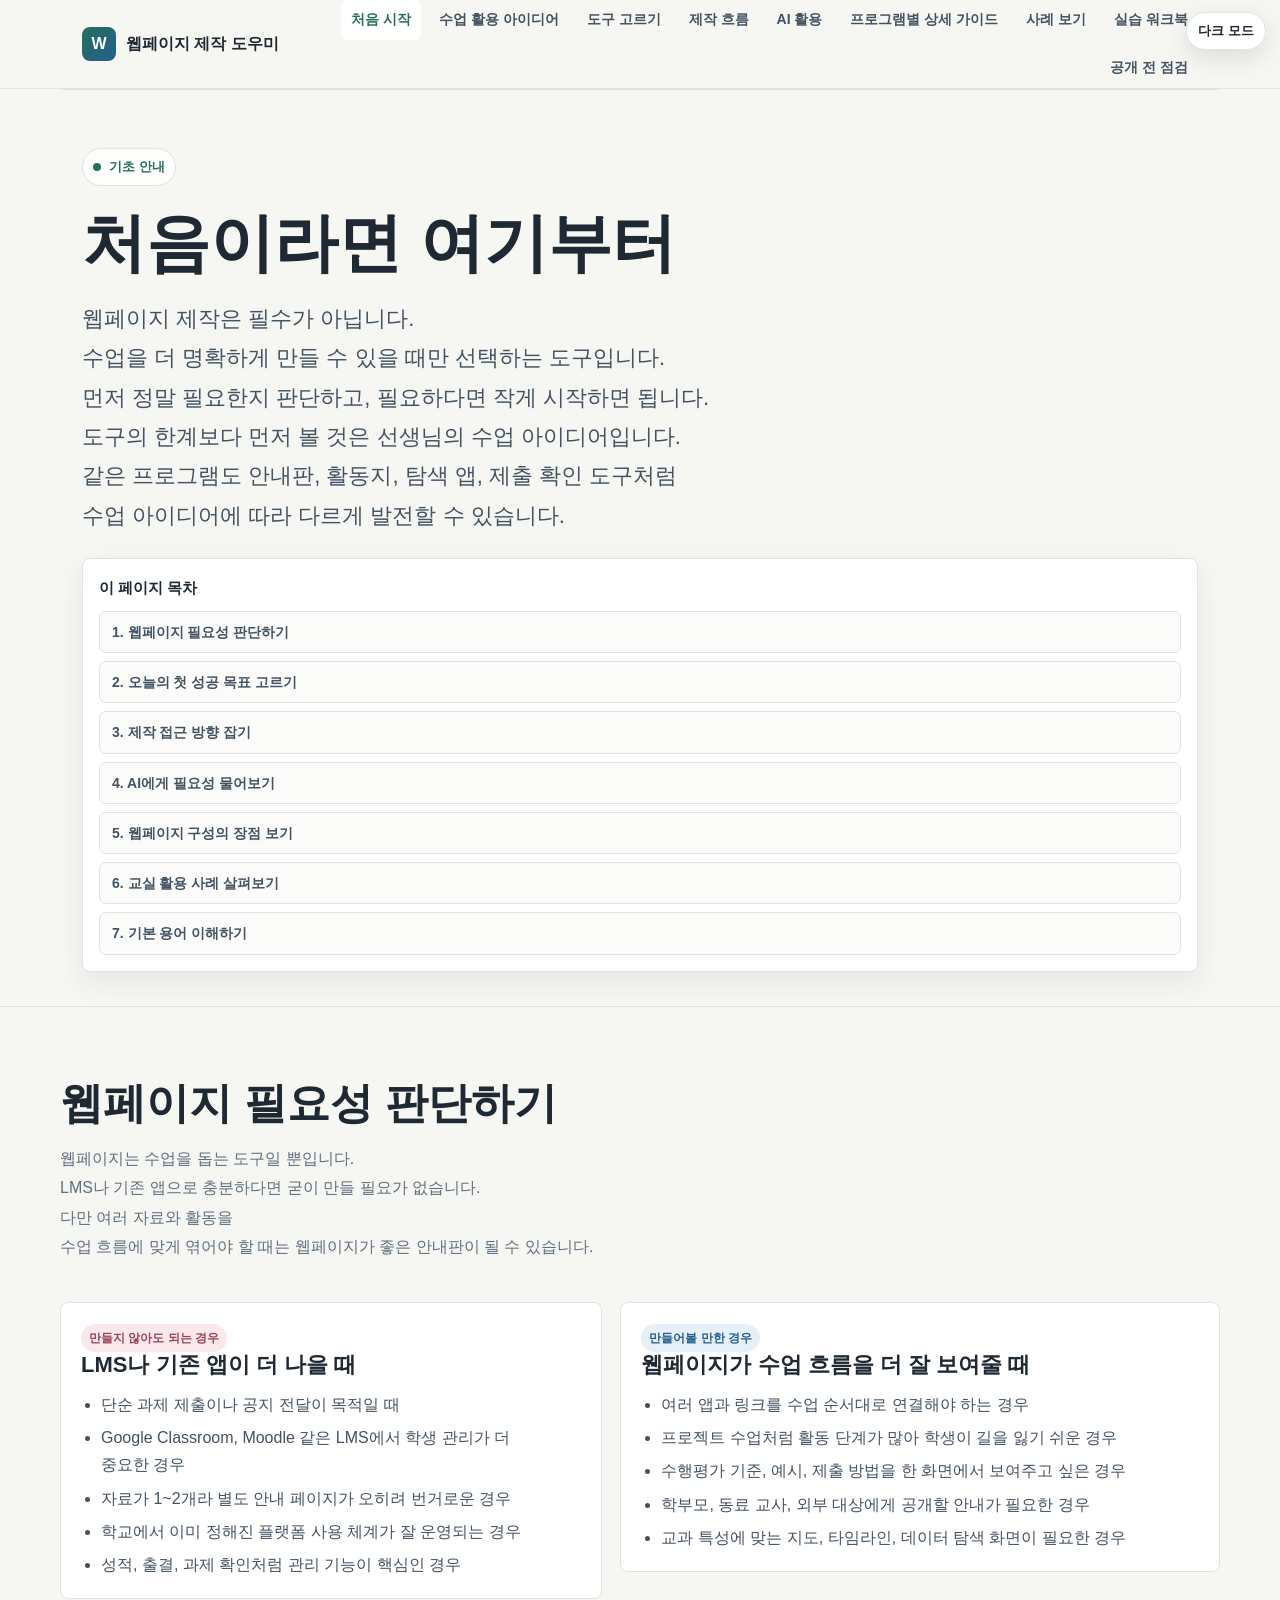
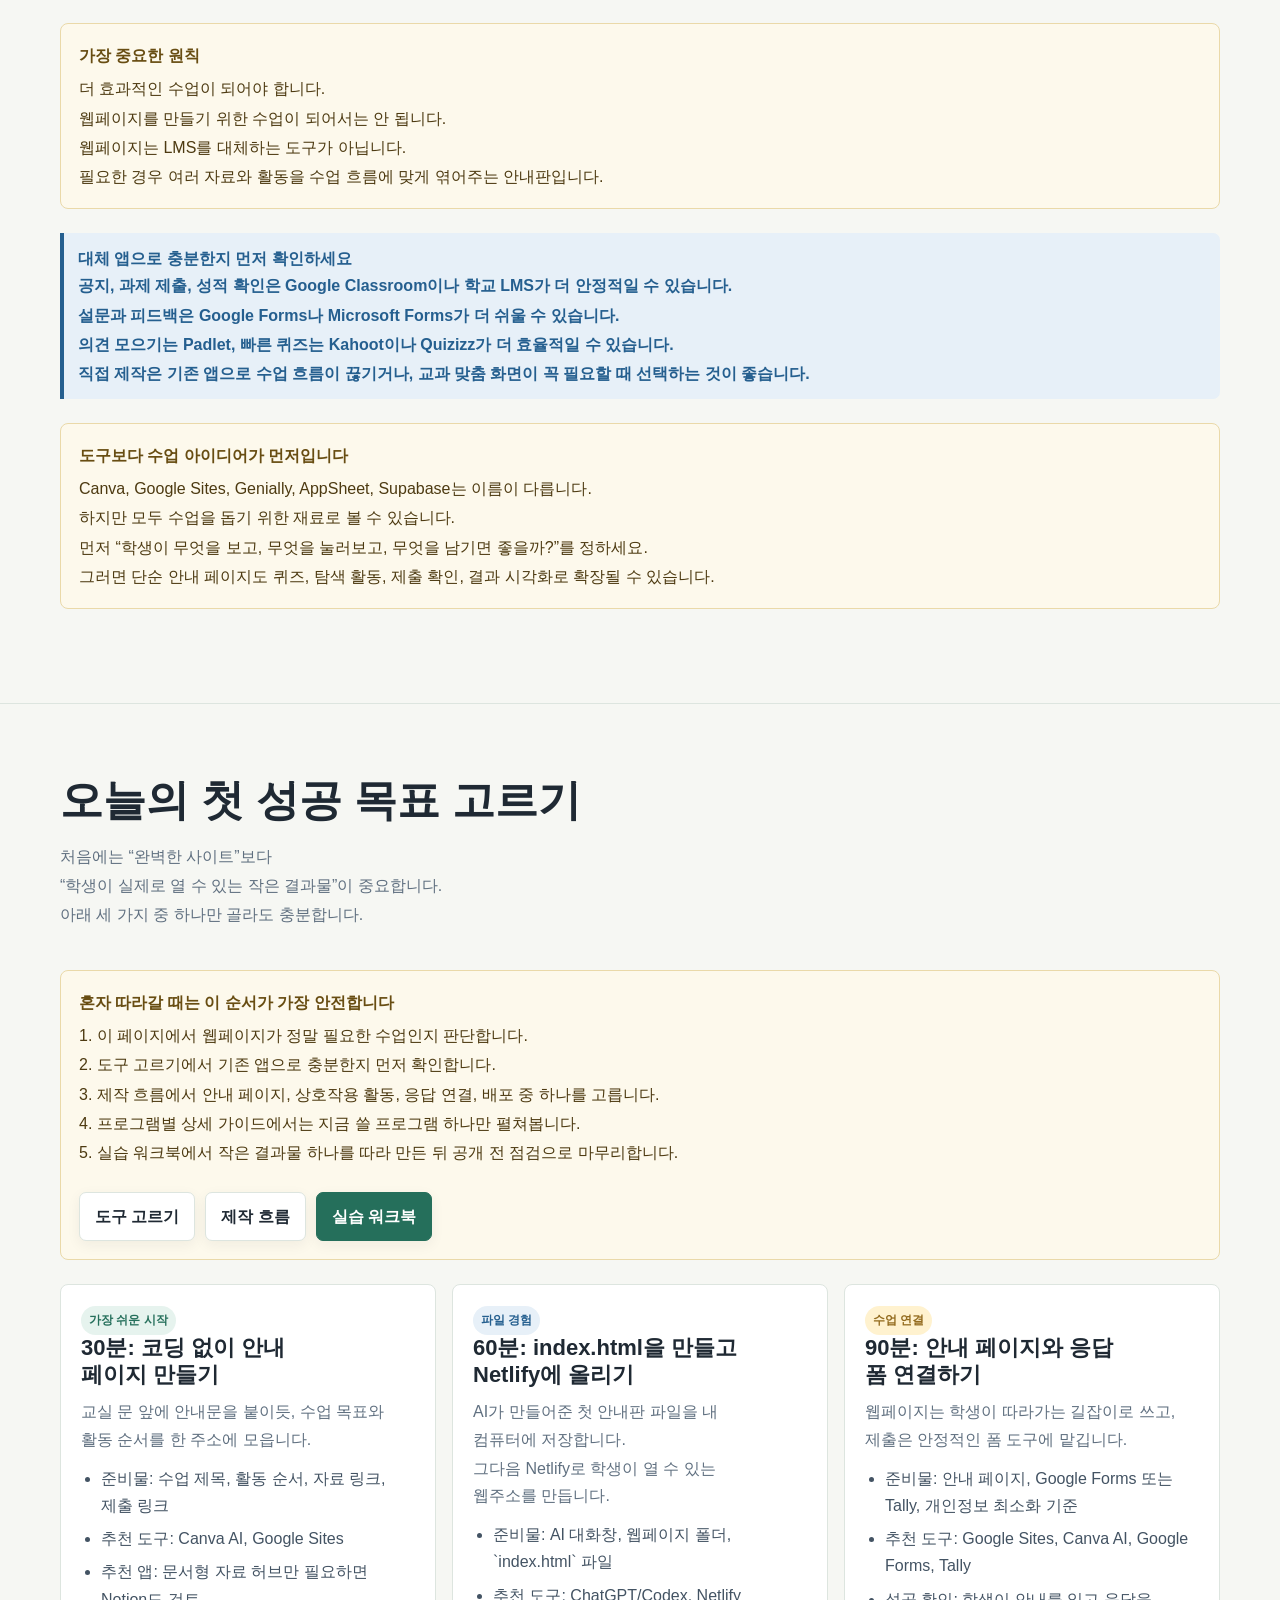
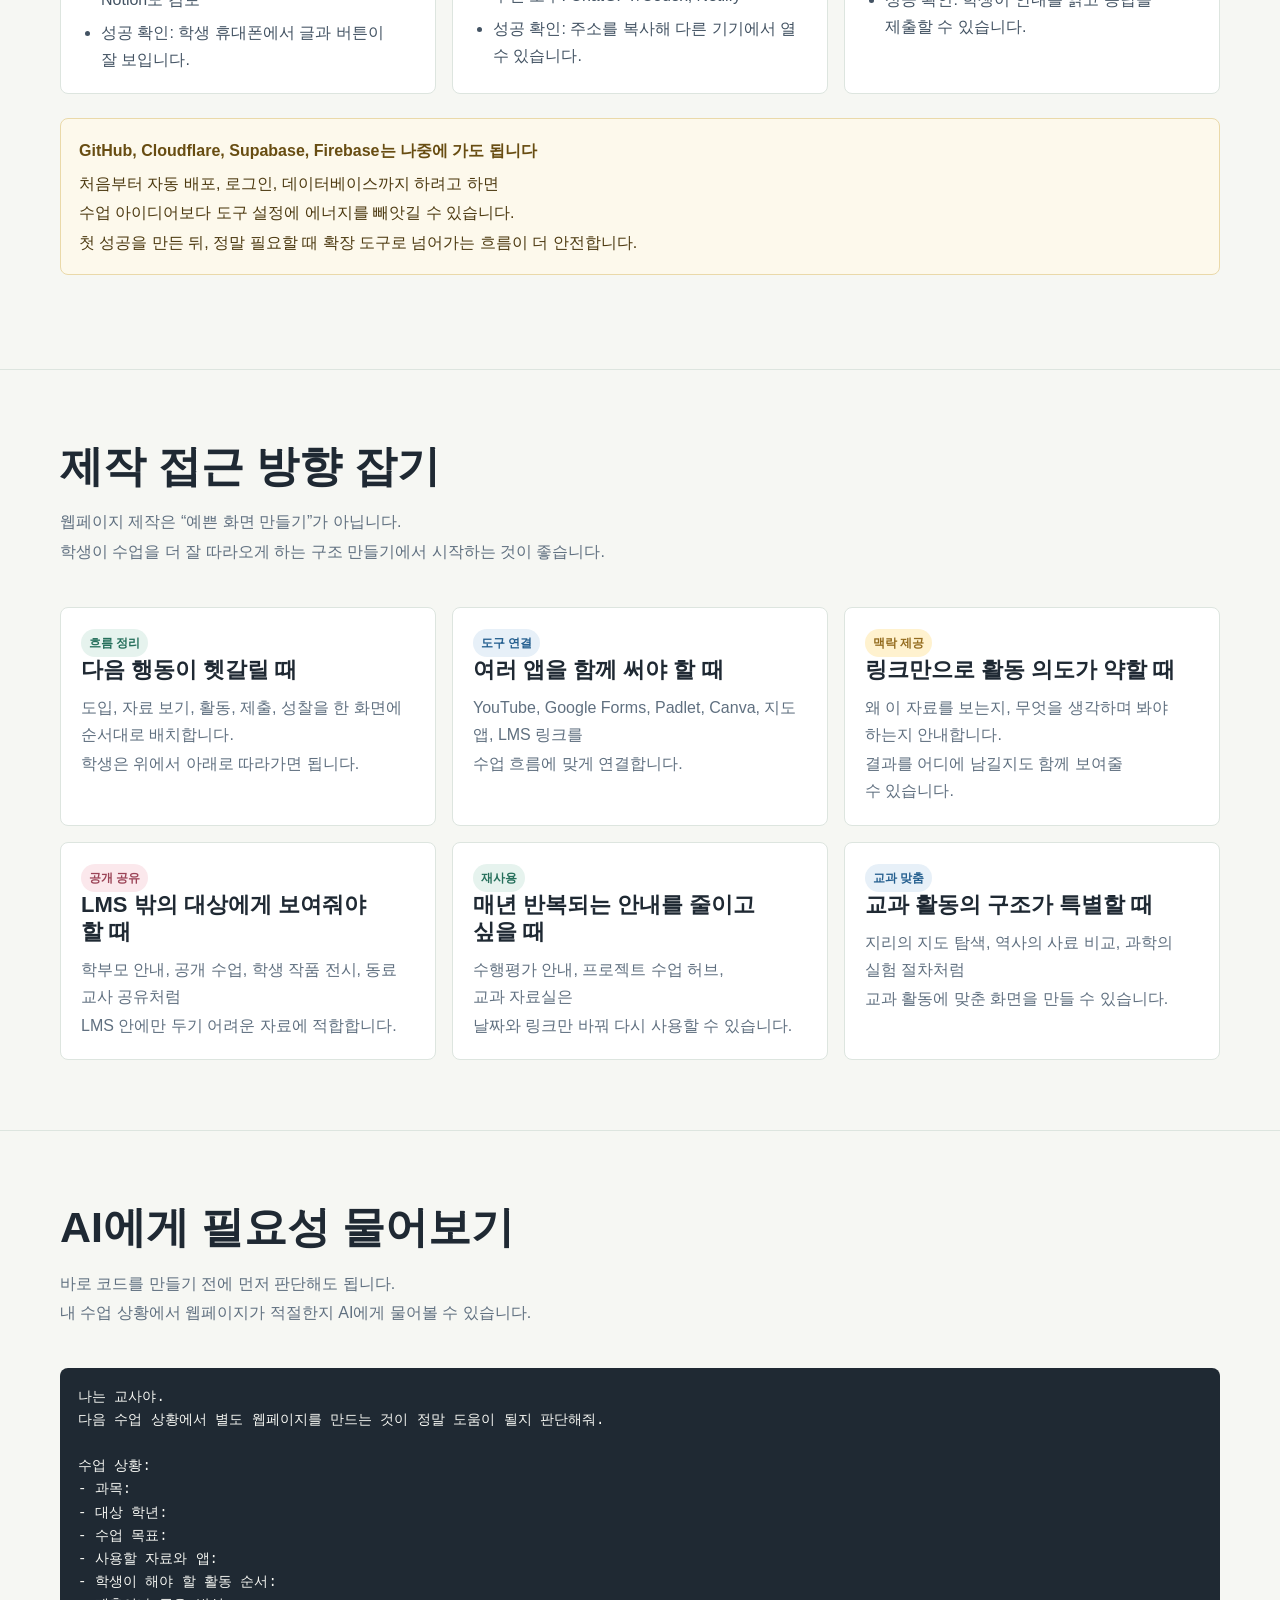
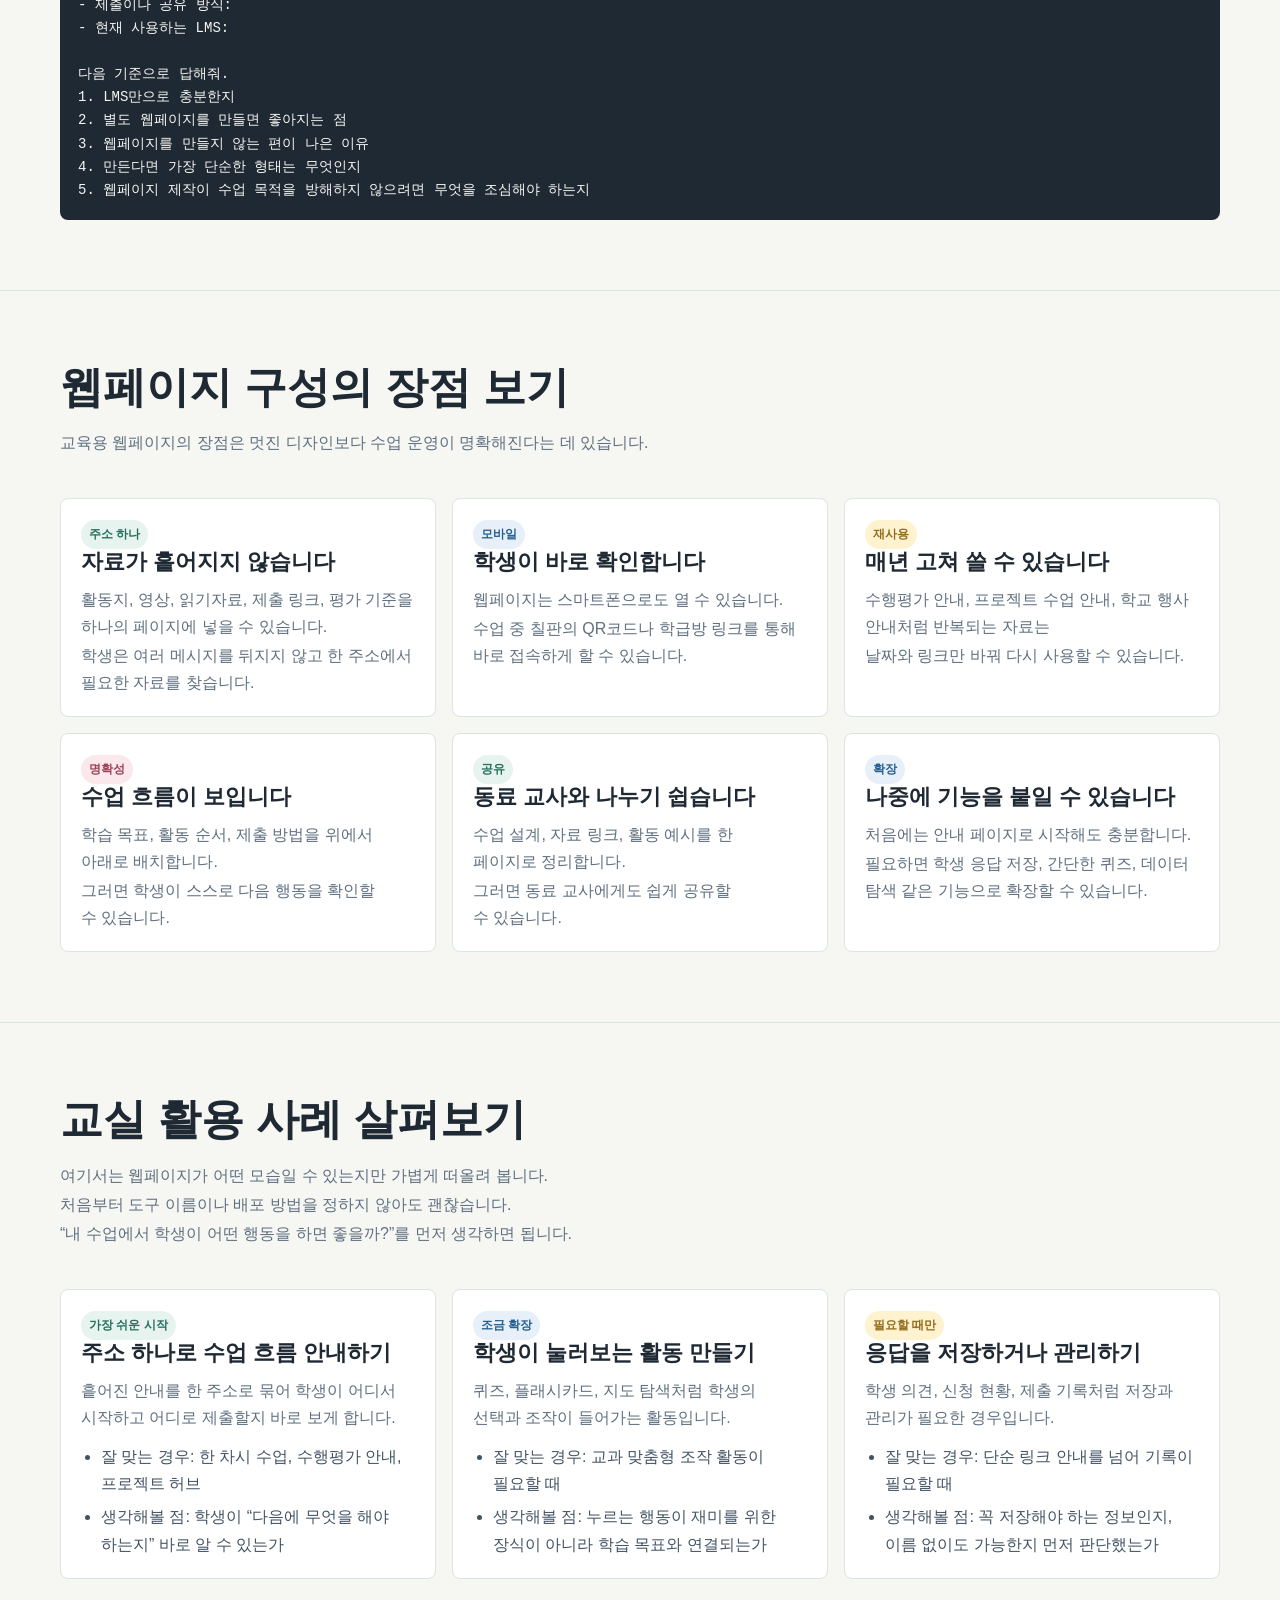
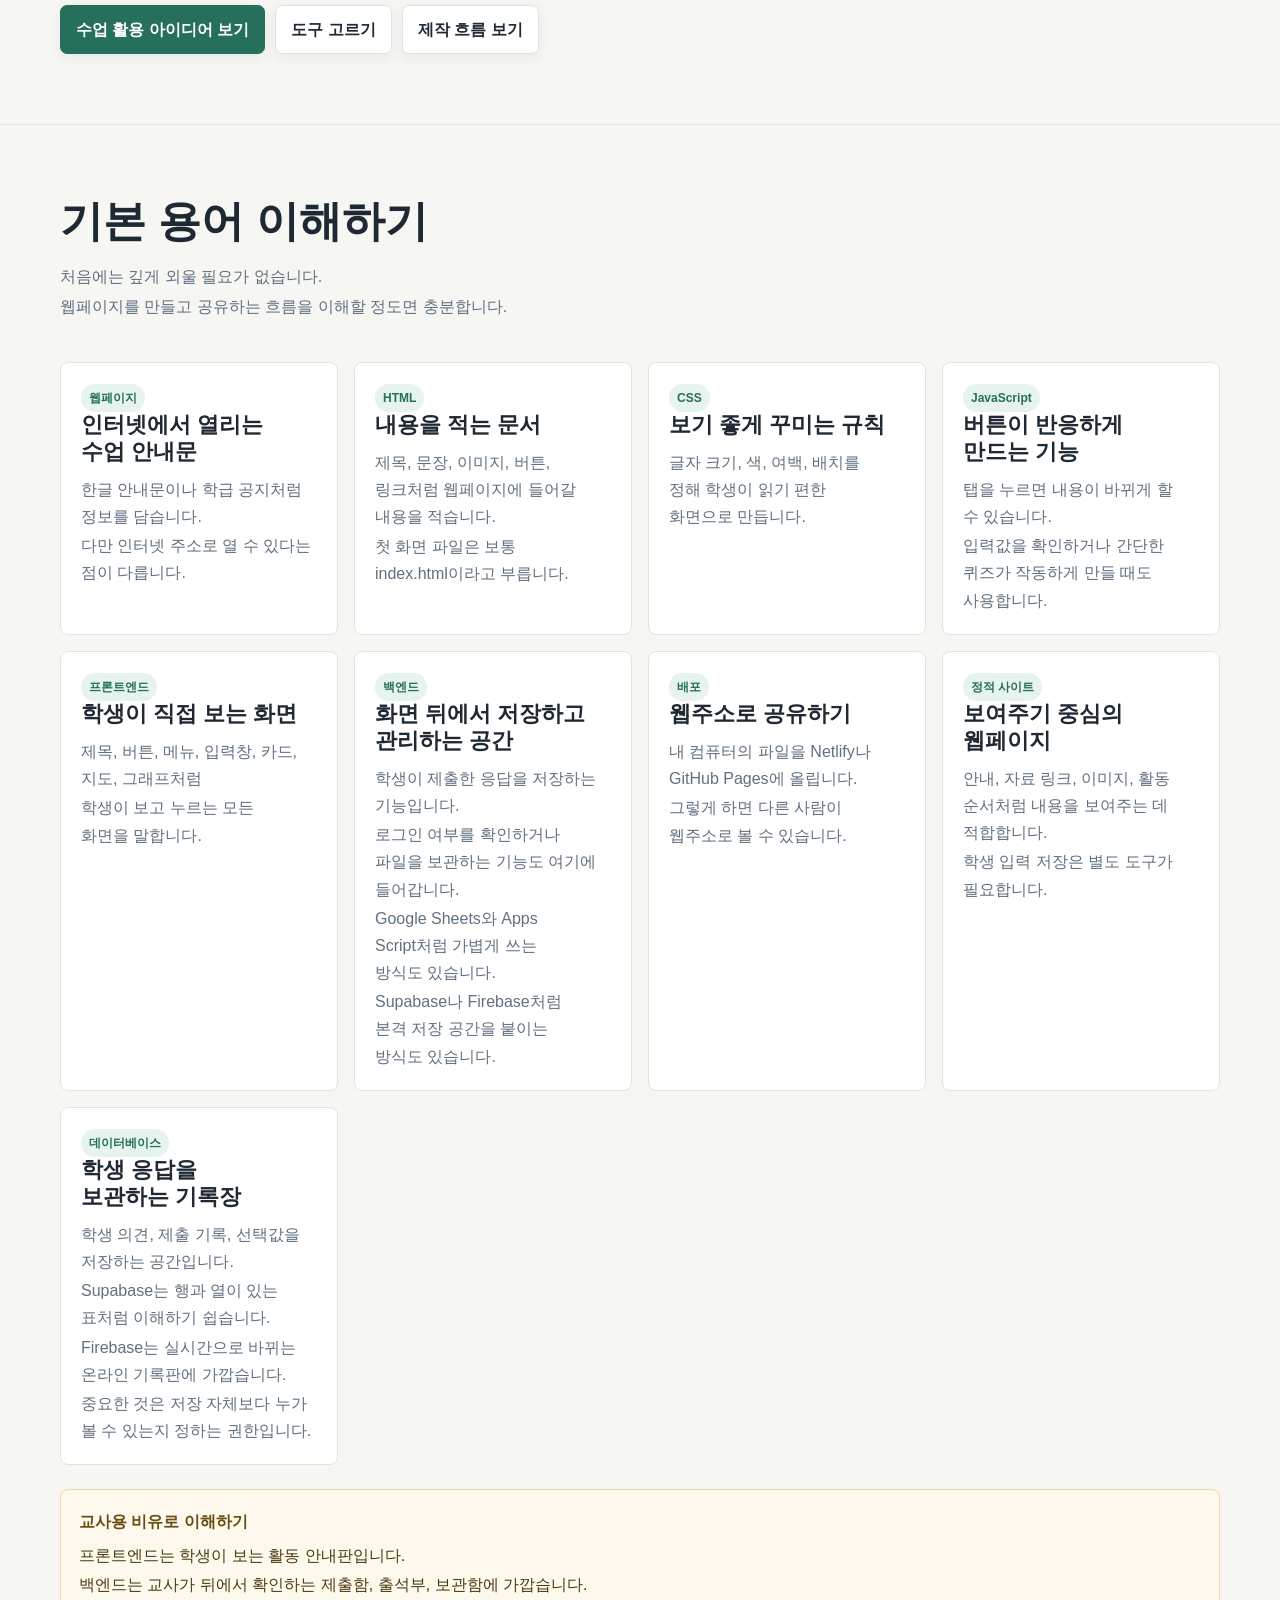
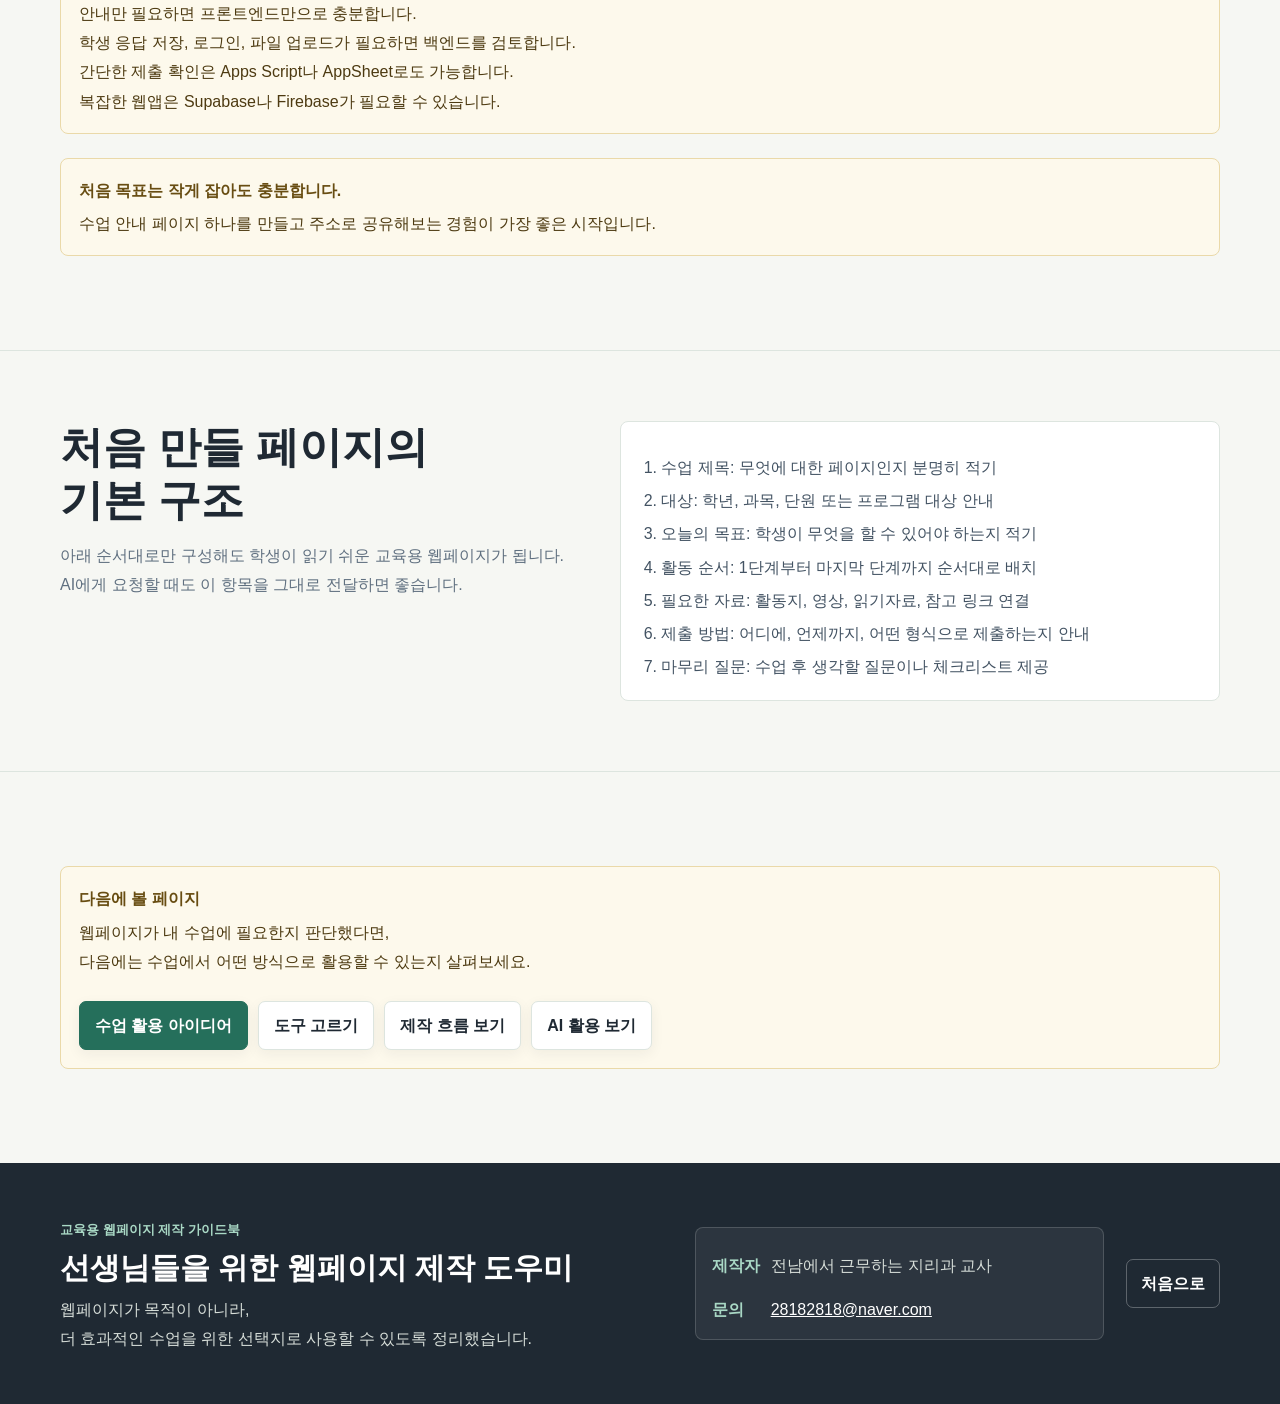
<file: pages/start.html>
<!DOCTYPE html>
<html lang="ko">
<head>
  <meta charset="UTF-8" />
  <meta name="viewport" content="width=device-width, initial-scale=1.0" />
  <title>처음 시작하기 | 선생님들을 위한 웹페이지 제작 도우미</title>
  <link rel="stylesheet" href="../assets/styles.css?v=20260702-8" />
</head>
<body>
  <header class="site-header">
    <nav class="nav" aria-label="주요 메뉴">
      <a class="brand" href="../index.html"><span class="brand-mark">W</span><span>웹페이지 제작 도우미</span></a>
      <div class="nav-links">
        <a href="start.html" aria-current="page">처음 시작</a>
        <a href="ideas.html">수업 활용 아이디어</a>
        <a href="choose.html">도구 고르기</a>
        <a href="workflow.html">제작 흐름</a>
        <a href="ai.html">AI 활용</a>
        <a href="tools.html">프로그램별 상세 가이드</a>
        <a href="cases.html">사례 보기</a>
        <a href="practice.html">실습 워크북</a>
        <a href="check.html">공개 전 점검</a>
      </div>
    </nav>
  </header>

  <main>
    <section class="page-hero">
      <span class="eyebrow">기초 안내</span>
      <h1>처음이라면 여기부터</h1>
      <p class="lead">
        <span class="line-break">웹페이지 제작은 필수가 아닙니다.</span>
        <span class="line-break">수업을 더 명확하게 만들 수 있을 때만 선택하는 도구입니다.</span>
        <span class="line-break">먼저 정말 필요한지 판단하고, 필요하다면 작게 시작하면 됩니다.</span>
        <span class="line-break">도구의 한계보다 먼저 볼 것은 선생님의 수업 아이디어입니다.</span>
        <span class="line-break">같은 프로그램도 안내판, 활동지, 탐색 앱, 제출 확인 도구처럼</span>
        <span class="line-break">수업 아이디어에 따라 다르게 발전할 수 있습니다.</span>
      </p>
    </section>

    <nav class="page-toc" aria-label="처음 시작 목차">
      <div class="toc-card">
        <strong>이 페이지 목차</strong>
        <div class="toc-links">
          <a href="#need-check">1. 웹페이지 필요성 판단하기</a>
          <a href="#first-success">2. 오늘의 첫 성공 목표 고르기</a>
          <a href="#approach">3. 제작 접근 방향 잡기</a>
          <a href="#ask-ai">4. AI에게 필요성 물어보기</a>
          <a href="#benefits">5. 웹페이지 구성의 장점 보기</a>
          <a href="#examples">6. 교실 활용 사례 살펴보기</a>
          <a href="#terms">7. 기본 용어 이해하기</a>
        </div>
      </div>
    </nav>

    <section id="need-check">
      <div class="section-inner">
        <div class="section-head">
          <div>
            <h2>웹페이지 필요성 판단하기</h2>
            <p>
              <span class="line-break">웹페이지는 수업을 돕는 도구일 뿐입니다.</span>
              <span class="line-break">LMS나 기존 앱으로 충분하다면 굳이 만들 필요가 없습니다.</span>
              <span class="line-break">다만 여러 자료와 활동을</span>
              <span class="line-break">수업 흐름에 맞게 엮어야 할 때는 웹페이지가 좋은 안내판이 될 수 있습니다.</span>
            </p>
          </div>
        </div>

        <div class="split">
          <article class="card rose">
            <span class="badge">만들지 않아도 되는 경우</span>
            <h3>LMS나 기존 앱이 더 나을 때</h3>
            <ul>
              <li>단순 과제 제출이나 공지 전달이 목적일 때</li>
              <li>Google Classroom, Moodle 같은 LMS에서 학생 관리가 더 중요한 경우</li>
              <li>자료가 1~2개라 별도 안내 페이지가 오히려 번거로운 경우</li>
              <li>학교에서 이미 정해진 플랫폼 사용 체계가 잘 운영되는 경우</li>
              <li>성적, 출결, 과제 확인처럼 관리 기능이 핵심인 경우</li>
            </ul>
          </article>
          <article class="card blue">
            <span class="badge">만들어볼 만한 경우</span>
            <h3>웹페이지가 수업 흐름을 더 잘 보여줄 때</h3>
            <ul>
              <li>여러 앱과 링크를 수업 순서대로 연결해야 하는 경우</li>
              <li>프로젝트 수업처럼 활동 단계가 많아 학생이 길을 잃기 쉬운 경우</li>
              <li>수행평가 기준, 예시, 제출 방법을 한 화면에서 보여주고 싶은 경우</li>
              <li>학부모, 동료 교사, 외부 대상에게 공개할 안내가 필요한 경우</li>
              <li>교과 특성에 맞는 지도, 타임라인, 데이터 탐색 화면이 필요한 경우</li>
            </ul>
          </article>
        </div>

        <div class="callout">
          <strong>가장 중요한 원칙</strong>
          <span class="line-break">더 효과적인 수업이 되어야 합니다.</span>
          <span class="line-break">웹페이지를 만들기 위한 수업이 되어서는 안 됩니다.</span>
          <span class="line-break">웹페이지는 LMS를 대체하는 도구가 아닙니다.</span>
          <span class="line-break">필요한 경우 여러 자료와 활동을 수업 흐름에 맞게 엮어주는 안내판입니다.</span>
        </div>

        <div class="mini-note">
          <strong>대체 앱으로 충분한지 먼저 확인하세요</strong>
          <span class="line-break">공지, 과제 제출, 성적 확인은 Google Classroom이나 학교 LMS가 더 안정적일 수 있습니다.</span>
          <span class="line-break">설문과 피드백은 Google Forms나 Microsoft Forms가 더 쉬울 수 있습니다.</span>
          <span class="line-break">의견 모으기는 Padlet, 빠른 퀴즈는 Kahoot이나 Quizizz가 더 효율적일 수 있습니다.</span>
          <span class="line-break">직접 제작은 기존 앱으로 수업 흐름이 끊기거나, 교과 맞춤 화면이 꼭 필요할 때 선택하는 것이 좋습니다.</span>
        </div>

        <div class="callout">
          <strong>도구보다 수업 아이디어가 먼저입니다</strong>
          <span class="line-break">Canva, Google Sites, Genially, AppSheet, Supabase는 이름이 다릅니다.</span>
          <span class="line-break">하지만 모두 수업을 돕기 위한 재료로 볼 수 있습니다.</span>
          <span class="line-break">먼저 “학생이 무엇을 보고, 무엇을 눌러보고, 무엇을 남기면 좋을까?”를 정하세요.</span>
          <span class="line-break">그러면 단순 안내 페이지도 퀴즈, 탐색 활동, 제출 확인, 결과 시각화로 확장될 수 있습니다.</span>
        </div>
      </div>
    </section>

    <section id="first-success">
      <div class="section-inner">
        <div class="section-head">
          <div>
            <h2>오늘의 첫 성공 목표 고르기</h2>
            <p>
              <span class="line-break">처음에는 “완벽한 사이트”보다</span>
              <span class="line-break">“학생이 실제로 열 수 있는 작은 결과물”이 중요합니다.</span>
              <span class="line-break">아래 세 가지 중 하나만 골라도 충분합니다.</span>
            </p>
          </div>
        </div>

        <div class="callout">
          <strong>혼자 따라갈 때는 이 순서가 가장 안전합니다</strong>
          <span class="line-break">1. 이 페이지에서 웹페이지가 정말 필요한 수업인지 판단합니다.</span>
          <span class="line-break">2. 도구 고르기에서 기존 앱으로 충분한지 먼저 확인합니다.</span>
          <span class="line-break">3. 제작 흐름에서 안내 페이지, 상호작용 활동, 응답 연결, 배포 중 하나를 고릅니다.</span>
          <span class="line-break">4. 프로그램별 상세 가이드에서는 지금 쓸 프로그램 하나만 펼쳐봅니다.</span>
          <span class="line-break">5. 실습 워크북에서 작은 결과물 하나를 따라 만든 뒤 공개 전 점검으로 마무리합니다.</span>
          <div class="actions">
            <a class="btn" href="choose.html">도구 고르기</a>
            <a class="btn" href="workflow.html">제작 흐름</a>
            <a class="btn primary" href="practice.html">실습 워크북</a>
          </div>
        </div>

        <div class="template-grid">
          <article class="card">
            <span class="badge">가장 쉬운 시작</span>
            <h3>30분: 코딩 없이 안내 페이지 만들기</h3>
            <p>교실 문 앞에 안내문을 붙이듯, 수업 목표와 활동 순서를 한 주소에 모읍니다.</p>
            <ul>
              <li>준비물: 수업 제목, 활동 순서, 자료 링크, 제출 링크</li>
              <li>추천 도구: Canva AI, Google Sites</li>
              <li>추천 앱: 문서형 자료 허브만 필요하면 Notion도 검토</li>
              <li>성공 확인: 학생 휴대폰에서 글과 버튼이 잘 보입니다.</li>
            </ul>
          </article>

          <article class="card blue">
            <span class="badge">파일 경험</span>
            <h3>60분: index.html을 만들고 Netlify에 올리기</h3>
            <p>
              <span class="line-break">AI가 만들어준 첫 안내판 파일을 내 컴퓨터에 저장합니다.</span>
              <span class="line-break">그다음 Netlify로 학생이 열 수 있는 웹주소를 만듭니다.</span>
            </p>
            <ul>
              <li>준비물: AI 대화창, 웹페이지 폴더, `index.html` 파일</li>
              <li>추천 도구: ChatGPT/Codex, Netlify</li>
              <li>성공 확인: 주소를 복사해 다른 기기에서 열 수 있습니다.</li>
            </ul>
          </article>

          <article class="card gold">
            <span class="badge">수업 연결</span>
            <h3>90분: 안내 페이지와 응답 폼 연결하기</h3>
            <p>웹페이지는 학생이 따라가는 길잡이로 쓰고, 제출은 안정적인 폼 도구에 맡깁니다.</p>
            <ul>
              <li>준비물: 안내 페이지, Google Forms 또는 Tally, 개인정보 최소화 기준</li>
              <li>추천 도구: Google Sites, Canva AI, Google Forms, Tally</li>
              <li>성공 확인: 학생이 안내를 읽고 응답을 제출할 수 있습니다.</li>
            </ul>
          </article>
        </div>

        <div class="callout">
          <strong>GitHub, Cloudflare, Supabase, Firebase는 나중에 가도 됩니다</strong>
          <span class="line-break">처음부터 자동 배포, 로그인, 데이터베이스까지 하려고 하면</span>
          <span class="line-break">수업 아이디어보다 도구 설정에 에너지를 빼앗길 수 있습니다.</span>
          <span class="line-break">첫 성공을 만든 뒤, 정말 필요할 때 확장 도구로 넘어가는 흐름이 더 안전합니다.</span>
        </div>
      </div>
    </section>

    <section id="approach">
      <div class="section-inner">
        <div class="section-head">
          <div>
            <h2>제작 접근 방향 잡기</h2>
            <p>
              <span class="line-break">웹페이지 제작은 “예쁜 화면 만들기”가 아닙니다.</span>
              <span class="line-break">학생이 수업을 더 잘 따라오게 하는 구조 만들기에서 시작하는 것이 좋습니다.</span>
            </p>
          </div>
        </div>

        <div class="template-grid">
          <article class="card">
            <span class="badge">흐름 정리</span>
            <h3>다음 행동이 헷갈릴 때</h3>
            <p>
              <span class="line-break">도입, 자료 보기, 활동, 제출, 성찰을 한 화면에 순서대로 배치합니다.</span>
              <span class="line-break">학생은 위에서 아래로 따라가면 됩니다.</span>
            </p>
          </article>
          <article class="card">
            <span class="badge blue">도구 연결</span>
            <h3>여러 앱을 함께 써야 할 때</h3>
            <p>
              <span class="line-break">YouTube, Google Forms, Padlet, Canva, 지도 앱, LMS 링크를</span>
              <span class="line-break">수업 흐름에 맞게 연결합니다.</span>
            </p>
          </article>
          <article class="card">
            <span class="badge gold">맥락 제공</span>
            <h3>링크만으로 활동 의도가 약할 때</h3>
            <p>
              <span class="line-break">왜 이 자료를 보는지, 무엇을 생각하며 봐야 하는지 안내합니다.</span>
              <span class="line-break">결과를 어디에 남길지도 함께 보여줄 수 있습니다.</span>
            </p>
          </article>
          <article class="card">
            <span class="badge rose">공개 공유</span>
            <h3>LMS 밖의 대상에게 보여줘야 할 때</h3>
            <p>
              <span class="line-break">학부모 안내, 공개 수업, 학생 작품 전시, 동료 교사 공유처럼</span>
              <span class="line-break">LMS 안에만 두기 어려운 자료에 적합합니다.</span>
            </p>
          </article>
          <article class="card">
            <span class="badge">재사용</span>
            <h3>매년 반복되는 안내를 줄이고 싶을 때</h3>
            <p>
              <span class="line-break">수행평가 안내, 프로젝트 수업 허브, 교과 자료실은</span>
              <span class="line-break">날짜와 링크만 바꿔 다시 사용할 수 있습니다.</span>
            </p>
          </article>
          <article class="card">
            <span class="badge blue">교과 맞춤</span>
            <h3>교과 활동의 구조가 특별할 때</h3>
            <p>
              <span class="line-break">지리의 지도 탐색, 역사의 사료 비교, 과학의 실험 절차처럼</span>
              <span class="line-break">교과 활동에 맞춘 화면을 만들 수 있습니다.</span>
            </p>
          </article>
        </div>
      </div>
    </section>

    <section id="ask-ai">
      <div class="section-inner">
        <div class="section-head">
          <div>
            <h2>AI에게 필요성 물어보기</h2>
            <p>
              <span class="line-break">바로 코드를 만들기 전에 먼저 판단해도 됩니다.</span>
              <span class="line-break">내 수업 상황에서 웹페이지가 적절한지 AI에게 물어볼 수 있습니다.</span>
            </p>
          </div>
        </div>

        <pre class="prompt-box">나는 교사야.
다음 수업 상황에서 별도 웹페이지를 만드는 것이 정말 도움이 될지 판단해줘.

수업 상황:
- 과목:
- 대상 학년:
- 수업 목표:
- 사용할 자료와 앱:
- 학생이 해야 할 활동 순서:
- 제출이나 공유 방식:
- 현재 사용하는 LMS:

다음 기준으로 답해줘.
1. LMS만으로 충분한지
2. 별도 웹페이지를 만들면 좋아지는 점
3. 웹페이지를 만들지 않는 편이 나은 이유
4. 만든다면 가장 단순한 형태는 무엇인지
5. 웹페이지 제작이 수업 목적을 방해하지 않으려면 무엇을 조심해야 하는지</pre>
      </div>
    </section>

    <section id="benefits">
      <div class="section-inner">
        <div class="section-head">
          <div>
            <h2>웹페이지 구성의 장점 보기</h2>
            <p>교육용 웹페이지의 장점은 멋진 디자인보다 수업 운영이 명확해진다는 데 있습니다.</p>
          </div>
        </div>

        <div class="template-grid">
          <article class="card">
            <span class="badge">주소 하나</span>
            <h3>자료가 흩어지지 않습니다</h3>
            <p>
              <span class="line-break">활동지, 영상, 읽기자료, 제출 링크, 평가 기준을 하나의 페이지에 넣을 수 있습니다.</span>
              <span class="line-break">학생은 여러 메시지를 뒤지지 않고 한 주소에서 필요한 자료를 찾습니다.</span>
            </p>
          </article>
          <article class="card">
            <span class="badge blue">모바일</span>
            <h3>학생이 바로 확인합니다</h3>
            <p>
              <span class="line-break">웹페이지는 스마트폰으로도 열 수 있습니다.</span>
              <span class="line-break">수업 중 칠판의 QR코드나 학급방 링크를 통해 바로 접속하게 할 수 있습니다.</span>
            </p>
          </article>
          <article class="card">
            <span class="badge gold">재사용</span>
            <h3>매년 고쳐 쓸 수 있습니다</h3>
            <p>
              <span class="line-break">수행평가 안내, 프로젝트 수업 안내, 학교 행사 안내처럼 반복되는 자료는</span>
              <span class="line-break">날짜와 링크만 바꿔 다시 사용할 수 있습니다.</span>
            </p>
          </article>
          <article class="card">
            <span class="badge rose">명확성</span>
            <h3>수업 흐름이 보입니다</h3>
            <p>
              <span class="line-break">학습 목표, 활동 순서, 제출 방법을 위에서 아래로 배치합니다.</span>
              <span class="line-break">그러면 학생이 스스로 다음 행동을 확인할 수 있습니다.</span>
            </p>
          </article>
          <article class="card">
            <span class="badge">공유</span>
            <h3>동료 교사와 나누기 쉽습니다</h3>
            <p>
              <span class="line-break">수업 설계, 자료 링크, 활동 예시를 한 페이지로 정리합니다.</span>
              <span class="line-break">그러면 동료 교사에게도 쉽게 공유할 수 있습니다.</span>
            </p>
          </article>
          <article class="card">
            <span class="badge blue">확장</span>
            <h3>나중에 기능을 붙일 수 있습니다</h3>
            <p>
              <span class="line-break">처음에는 안내 페이지로 시작해도 충분합니다.</span>
              <span class="line-break">필요하면 학생 응답 저장, 간단한 퀴즈, 데이터 탐색 같은 기능으로 확장할 수 있습니다.</span>
            </p>
          </article>
        </div>
      </div>
    </section>

    <section id="examples">
      <div class="section-inner">
        <div class="section-head">
          <div>
            <h2>교실 활용 사례 살펴보기</h2>
            <p>
              <span class="line-break">여기서는 웹페이지가 어떤 모습일 수 있는지만 가볍게 떠올려 봅니다.</span>
              <span class="line-break">처음부터 도구 이름이나 배포 방법을 정하지 않아도 괜찮습니다.</span>
              <span class="line-break">“내 수업에서 학생이 어떤 행동을 하면 좋을까?”를 먼저 생각하면 됩니다.</span>
            </p>
          </div>
        </div>

        <div class="template-grid">
          <article class="card">
            <span class="badge">가장 쉬운 시작</span>
            <h3>주소 하나로 수업 흐름 안내하기</h3>
            <p>흩어진 안내를 한 주소로 묶어 학생이 어디서 시작하고 어디로 제출할지 바로 보게 합니다.</p>
            <ul>
              <li>잘 맞는 경우: 한 차시 수업, 수행평가 안내, 프로젝트 허브</li>
              <li>생각해볼 점: 학생이 “다음에 무엇을 해야 하는지” 바로 알 수 있는가</li>
            </ul>
          </article>

          <article class="card blue">
            <span class="badge">조금 확장</span>
            <h3>학생이 눌러보는 활동 만들기</h3>
            <p>퀴즈, 플래시카드, 지도 탐색처럼 학생의 선택과 조작이 들어가는 활동입니다.</p>
            <ul>
              <li>잘 맞는 경우: 교과 맞춤형 조작 활동이 필요할 때</li>
              <li>생각해볼 점: 누르는 행동이 재미를 위한 장식이 아니라 학습 목표와 연결되는가</li>
            </ul>
          </article>

          <article class="card gold">
            <span class="badge">필요할 때만</span>
            <h3>응답을 저장하거나 관리하기</h3>
            <p>학생 의견, 신청 현황, 제출 기록처럼 저장과 관리가 필요한 경우입니다.</p>
            <ul>
              <li>잘 맞는 경우: 단순 링크 안내를 넘어 기록이 필요할 때</li>
              <li>생각해볼 점: 꼭 저장해야 하는 정보인지, 이름 없이도 가능한지 먼저 판단했는가</li>
            </ul>
          </article>
        </div>

        <div class="actions">
          <a class="btn primary" href="ideas.html">수업 활용 아이디어 보기</a>
          <a class="btn" href="choose.html">도구 고르기</a>
          <a class="btn" href="workflow.html">제작 흐름 보기</a>
        </div>
      </div>
    </section>

    <section id="terms">
      <div class="section-inner">
        <div class="section-head">
          <div>
            <h2>기본 용어 이해하기</h2>
            <p>
              <span class="line-break">처음에는 깊게 외울 필요가 없습니다.</span>
              <span class="line-break">웹페이지를 만들고 공유하는 흐름을 이해할 정도면 충분합니다.</span>
            </p>
          </div>
        </div>

        <div class="card-grid">
          <article class="card">
            <span class="badge">웹페이지</span>
            <h3>인터넷에서 열리는 수업 안내문</h3>
            <p>
              <span class="line-break">한글 안내문이나 학급 공지처럼 정보를 담습니다.</span>
              <span class="line-break">다만 인터넷 주소로 열 수 있다는 점이 다릅니다.</span>
            </p>
          </article>
          <article class="card">
            <span class="badge">HTML</span>
            <h3>내용을 적는 문서</h3>
            <p>
              <span class="line-break">제목, 문장, 이미지, 버튼, 링크처럼 웹페이지에 들어갈 내용을 적습니다.</span>
              <span class="line-break">첫 화면 파일은 보통 index.html이라고 부릅니다.</span>
            </p>
          </article>
          <article class="card">
            <span class="badge">CSS</span>
            <h3>보기 좋게 꾸미는 규칙</h3>
            <p>글자 크기, 색, 여백, 배치를 정해 학생이 읽기 편한 화면으로 만듭니다.</p>
          </article>
          <article class="card">
            <span class="badge">JavaScript</span>
            <h3>버튼이 반응하게 만드는 기능</h3>
            <p>
              <span class="line-break">탭을 누르면 내용이 바뀌게 할 수 있습니다.</span>
              <span class="line-break">입력값을 확인하거나 간단한 퀴즈가 작동하게 만들 때도 사용합니다.</span>
            </p>
          </article>
          <article class="card">
            <span class="badge">프론트엔드</span>
            <h3>학생이 직접 보는 화면</h3>
            <p>
              <span class="line-break">제목, 버튼, 메뉴, 입력창, 카드, 지도, 그래프처럼</span>
              <span class="line-break">학생이 보고 누르는 모든 화면을 말합니다.</span>
            </p>
          </article>
          <article class="card">
            <span class="badge">백엔드</span>
            <h3>화면 뒤에서 저장하고 관리하는 공간</h3>
            <p>
              <span class="line-break">학생이 제출한 응답을 저장하는 기능입니다.</span>
              <span class="line-break">로그인 여부를 확인하거나 파일을 보관하는 기능도 여기에 들어갑니다.</span>
              <span class="line-break">Google Sheets와 Apps Script처럼 가볍게 쓰는 방식도 있습니다.</span>
              <span class="line-break">Supabase나 Firebase처럼 본격 저장 공간을 붙이는 방식도 있습니다.</span>
            </p>
          </article>
          <article class="card">
            <span class="badge">배포</span>
            <h3>웹주소로 공유하기</h3>
            <p>
              <span class="line-break">내 컴퓨터의 파일을 Netlify나 GitHub Pages에 올립니다.</span>
              <span class="line-break">그렇게 하면 다른 사람이 웹주소로 볼 수 있습니다.</span>
            </p>
          </article>
          <article class="card">
            <span class="badge">정적 사이트</span>
            <h3>보여주기 중심의 웹페이지</h3>
            <p>
              <span class="line-break">안내, 자료 링크, 이미지, 활동 순서처럼 내용을 보여주는 데 적합합니다.</span>
              <span class="line-break">학생 입력 저장은 별도 도구가 필요합니다.</span>
            </p>
          </article>
          <article class="card">
            <span class="badge">데이터베이스</span>
            <h3>학생 응답을 보관하는 기록장</h3>
            <p>
              <span class="line-break">학생 의견, 제출 기록, 선택값을 저장하는 공간입니다.</span>
              <span class="line-break">Supabase는 행과 열이 있는 표처럼 이해하기 쉽습니다.</span>
              <span class="line-break">Firebase는 실시간으로 바뀌는 온라인 기록판에 가깝습니다.</span>
              <span class="line-break">중요한 것은 저장 자체보다 누가 볼 수 있는지 정하는 권한입니다.</span>
            </p>
          </article>
        </div>

        <div class="callout">
          <strong>교사용 비유로 이해하기</strong>
          <span class="line-break">프론트엔드는 학생이 보는 활동 안내판입니다.</span>
          <span class="line-break">백엔드는 교사가 뒤에서 확인하는 제출함, 출석부, 보관함에 가깝습니다.</span>
          <span class="line-break">안내만 필요하면 프론트엔드만으로 충분합니다.</span>
          <span class="line-break">학생 응답 저장, 로그인, 파일 업로드가 필요하면 백엔드를 검토합니다.</span>
          <span class="line-break">간단한 제출 확인은 Apps Script나 AppSheet로도 가능합니다.</span>
          <span class="line-break">복잡한 웹앱은 Supabase나 Firebase가 필요할 수 있습니다.</span>
        </div>

        <div class="callout">
          <strong>처음 목표는 작게 잡아도 충분합니다.</strong>
          수업 안내 페이지 하나를 만들고 주소로 공유해보는 경험이 가장 좋은 시작입니다.
        </div>
      </div>
    </section>

    <section>
      <div class="section-inner split">
        <div>
          <h2>처음 만들 페이지의 기본 구조</h2>
          <p class="muted">
            <span class="line-break">아래 순서대로만 구성해도 학생이 읽기 쉬운 교육용 웹페이지가 됩니다.</span>
            <span class="line-break">AI에게 요청할 때도 이 항목을 그대로 전달하면 좋습니다.</span>
          </p>
        </div>
        <article class="card">
          <ol>
            <li>수업 제목: 무엇에 대한 페이지인지 분명히 적기</li>
            <li>대상: 학년, 과목, 단원 또는 프로그램 대상 안내</li>
            <li>오늘의 목표: 학생이 무엇을 할 수 있어야 하는지 적기</li>
            <li>활동 순서: 1단계부터 마지막 단계까지 순서대로 배치</li>
            <li>필요한 자료: 활동지, 영상, 읽기자료, 참고 링크 연결</li>
            <li>제출 방법: 어디에, 언제까지, 어떤 형식으로 제출하는지 안내</li>
            <li>마무리 질문: 수업 후 생각할 질문이나 체크리스트 제공</li>
          </ol>
        </article>
      </div>
    </section>
    <section>
      <div class="section-inner">
        <div class="callout">
          <strong>다음에 볼 페이지</strong>
          <span class="line-break">웹페이지가 내 수업에 필요한지 판단했다면,</span>
          <span class="line-break">다음에는 수업에서 어떤 방식으로 활용할 수 있는지 살펴보세요.</span>
          <div class="actions">
            <a class="btn primary" href="ideas.html">수업 활용 아이디어</a>
            <a class="btn" href="choose.html">도구 고르기</a>
            <a class="btn" href="workflow.html">제작 흐름 보기</a>
            <a class="btn" href="ai.html">AI 활용 보기</a>
          </div>
        </div>
      </div>
    </section>
  </main>

  <footer class="footer">
    <div class="footer-inner">
      <div class="footer-main">
        <span class="footer-kicker">교육용 웹페이지 제작 가이드북</span>
        <strong class="footer-title">선생님들을 위한 웹페이지 제작 도우미</strong>
        <p>
          <span class="line-break">웹페이지가 목적이 아니라,</span>
          <span class="line-break">더 효과적인 수업을 위한 선택지로 사용할 수 있도록 정리했습니다.</span>
        </p>
      </div>
      <div class="footer-meta">
        <p><span>제작자</span> 전남에서 근무하는 지리과 교사</p>
        <p><span>문의</span> <a href="mailto:28182818@naver.com">28182818@naver.com</a></p>
      </div>
      <a class="footer-home" href="../index.html">처음으로</a>
    </div>
  </footer>
  <script src="../assets/app.js?v=20260702-8"></script>
</body>
</html>
</file>
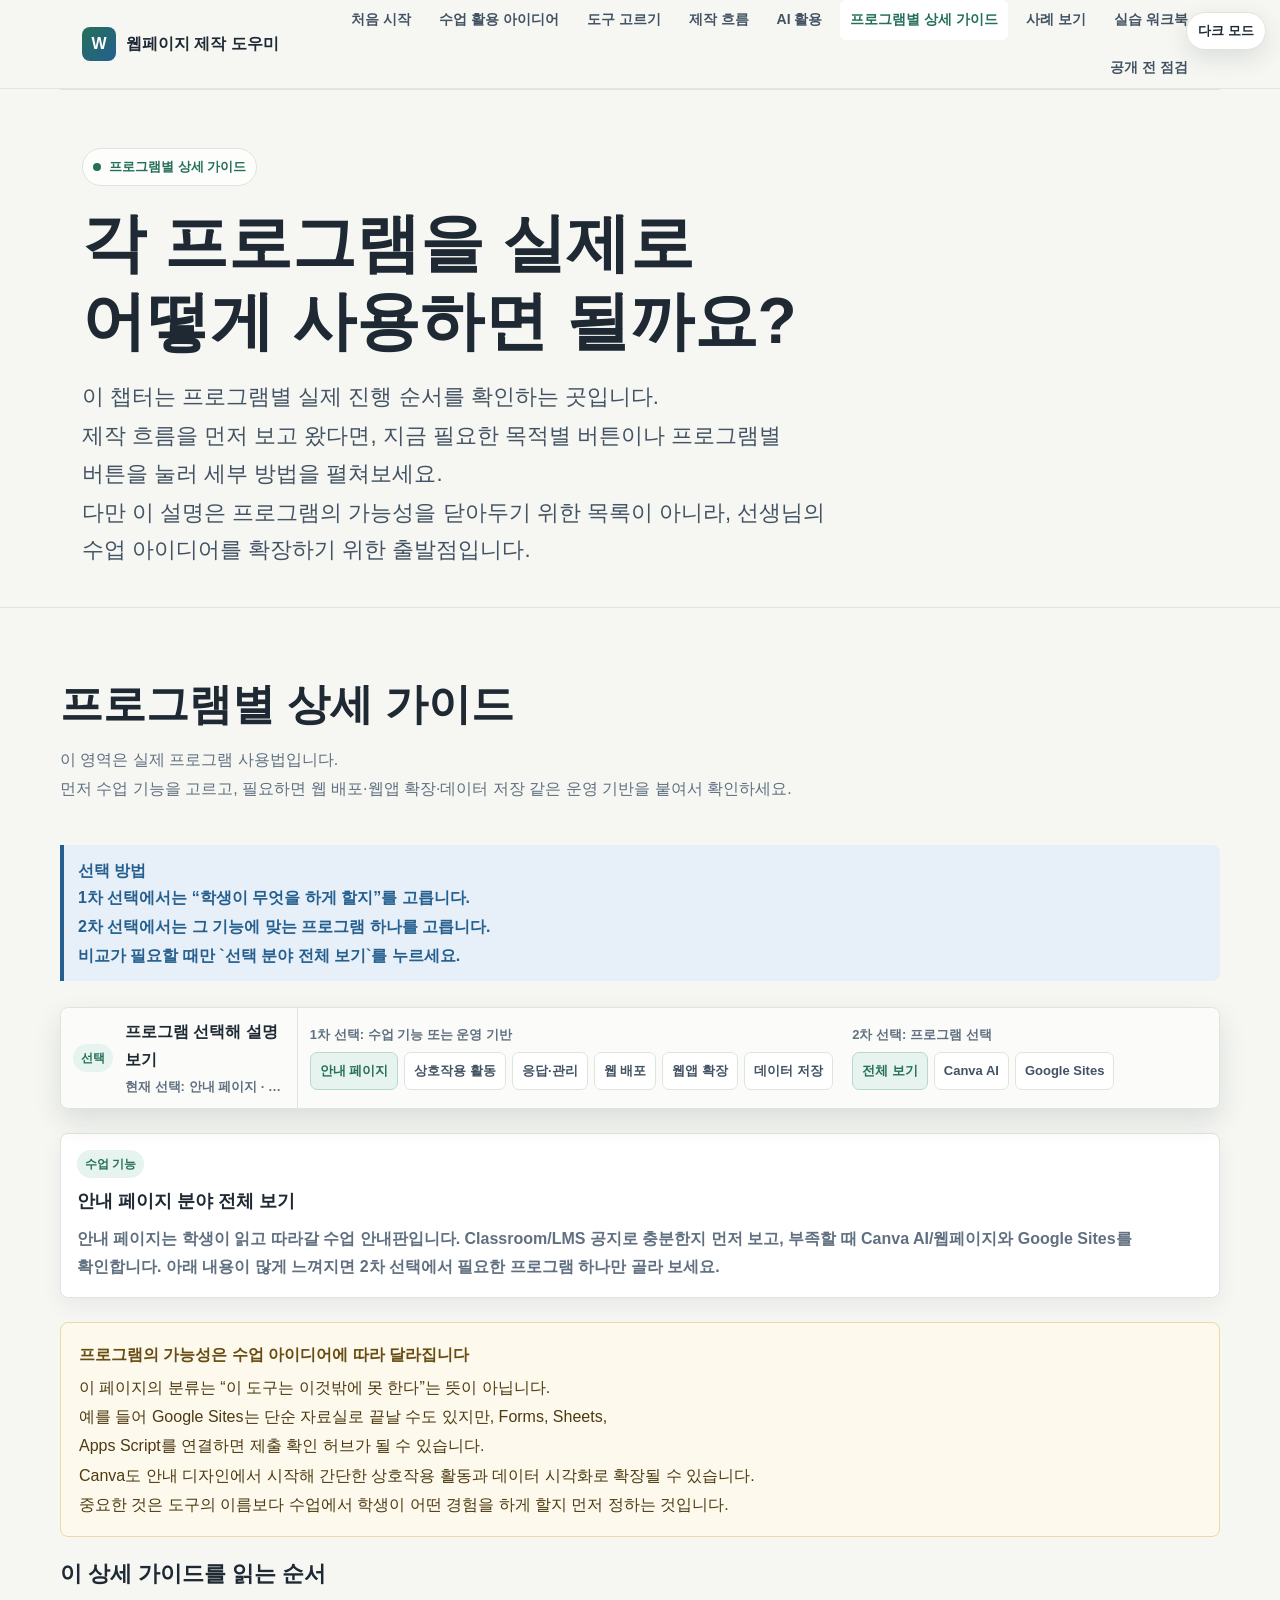
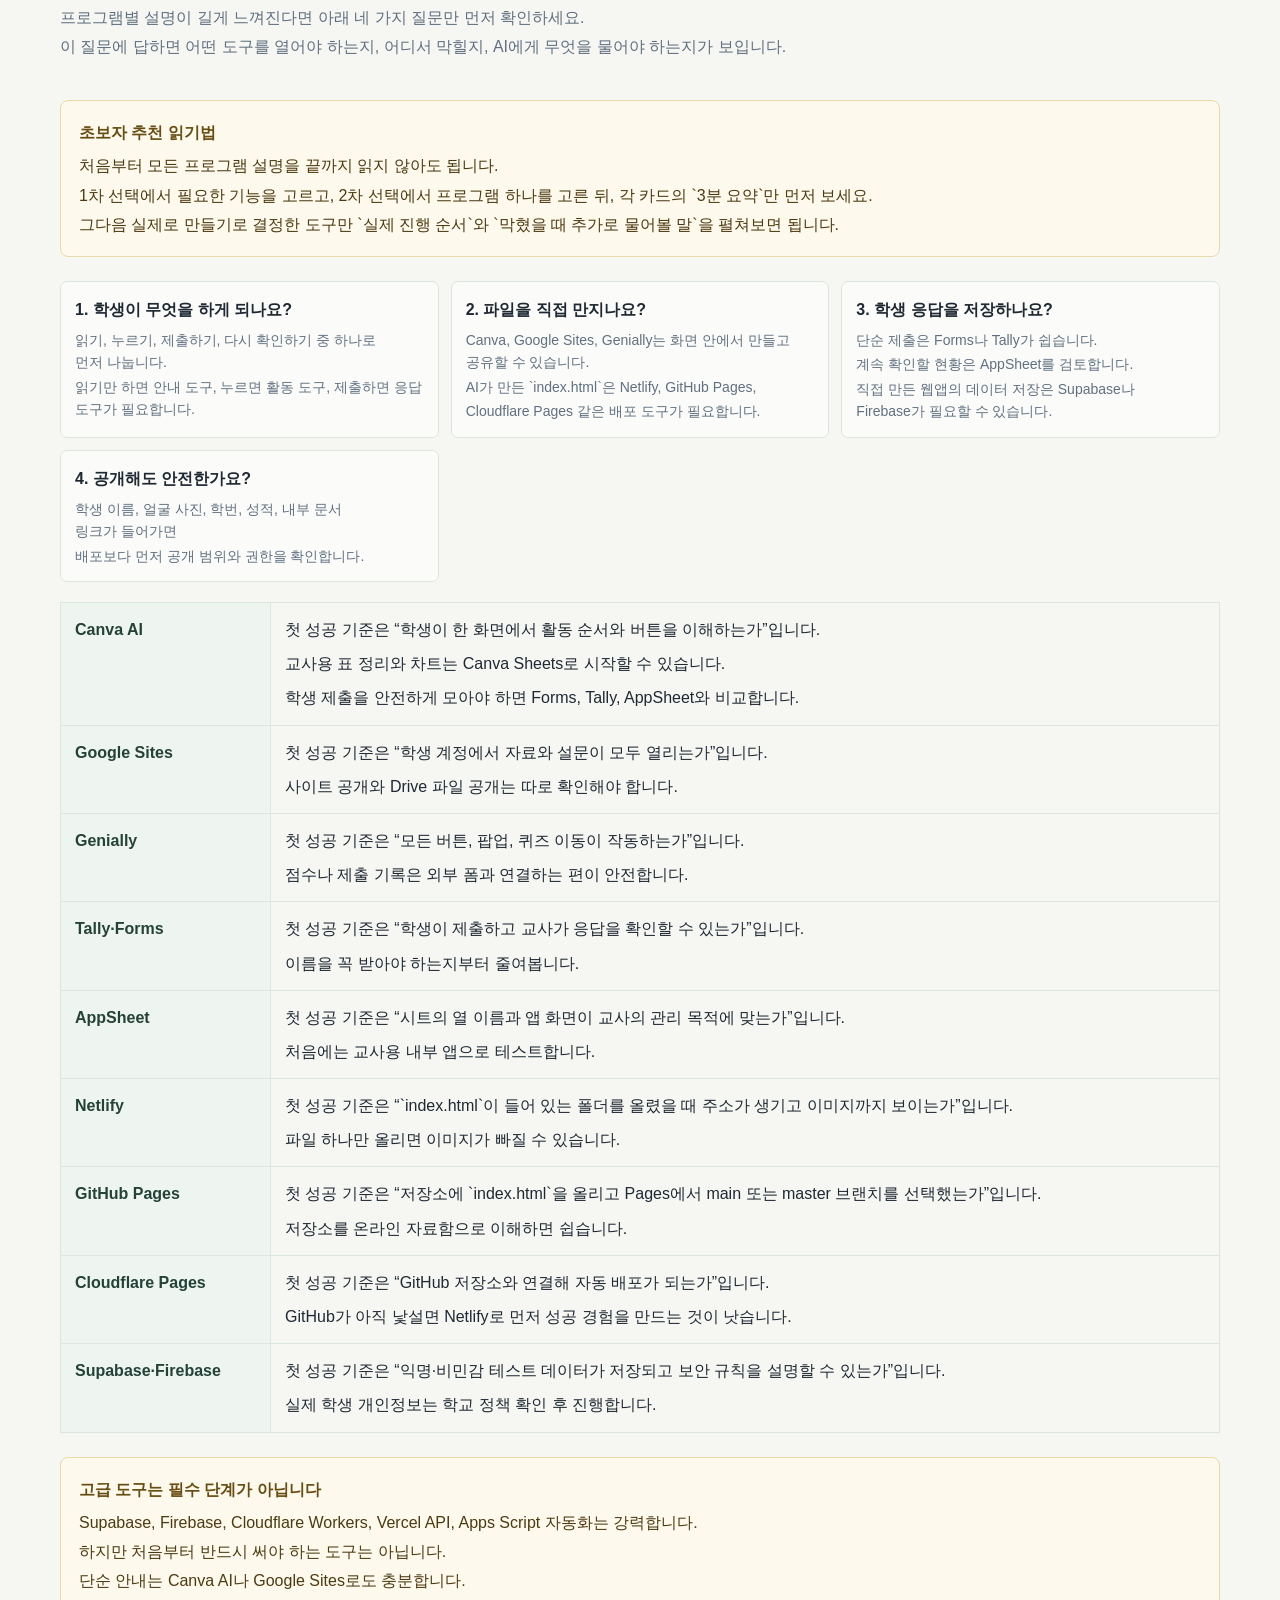
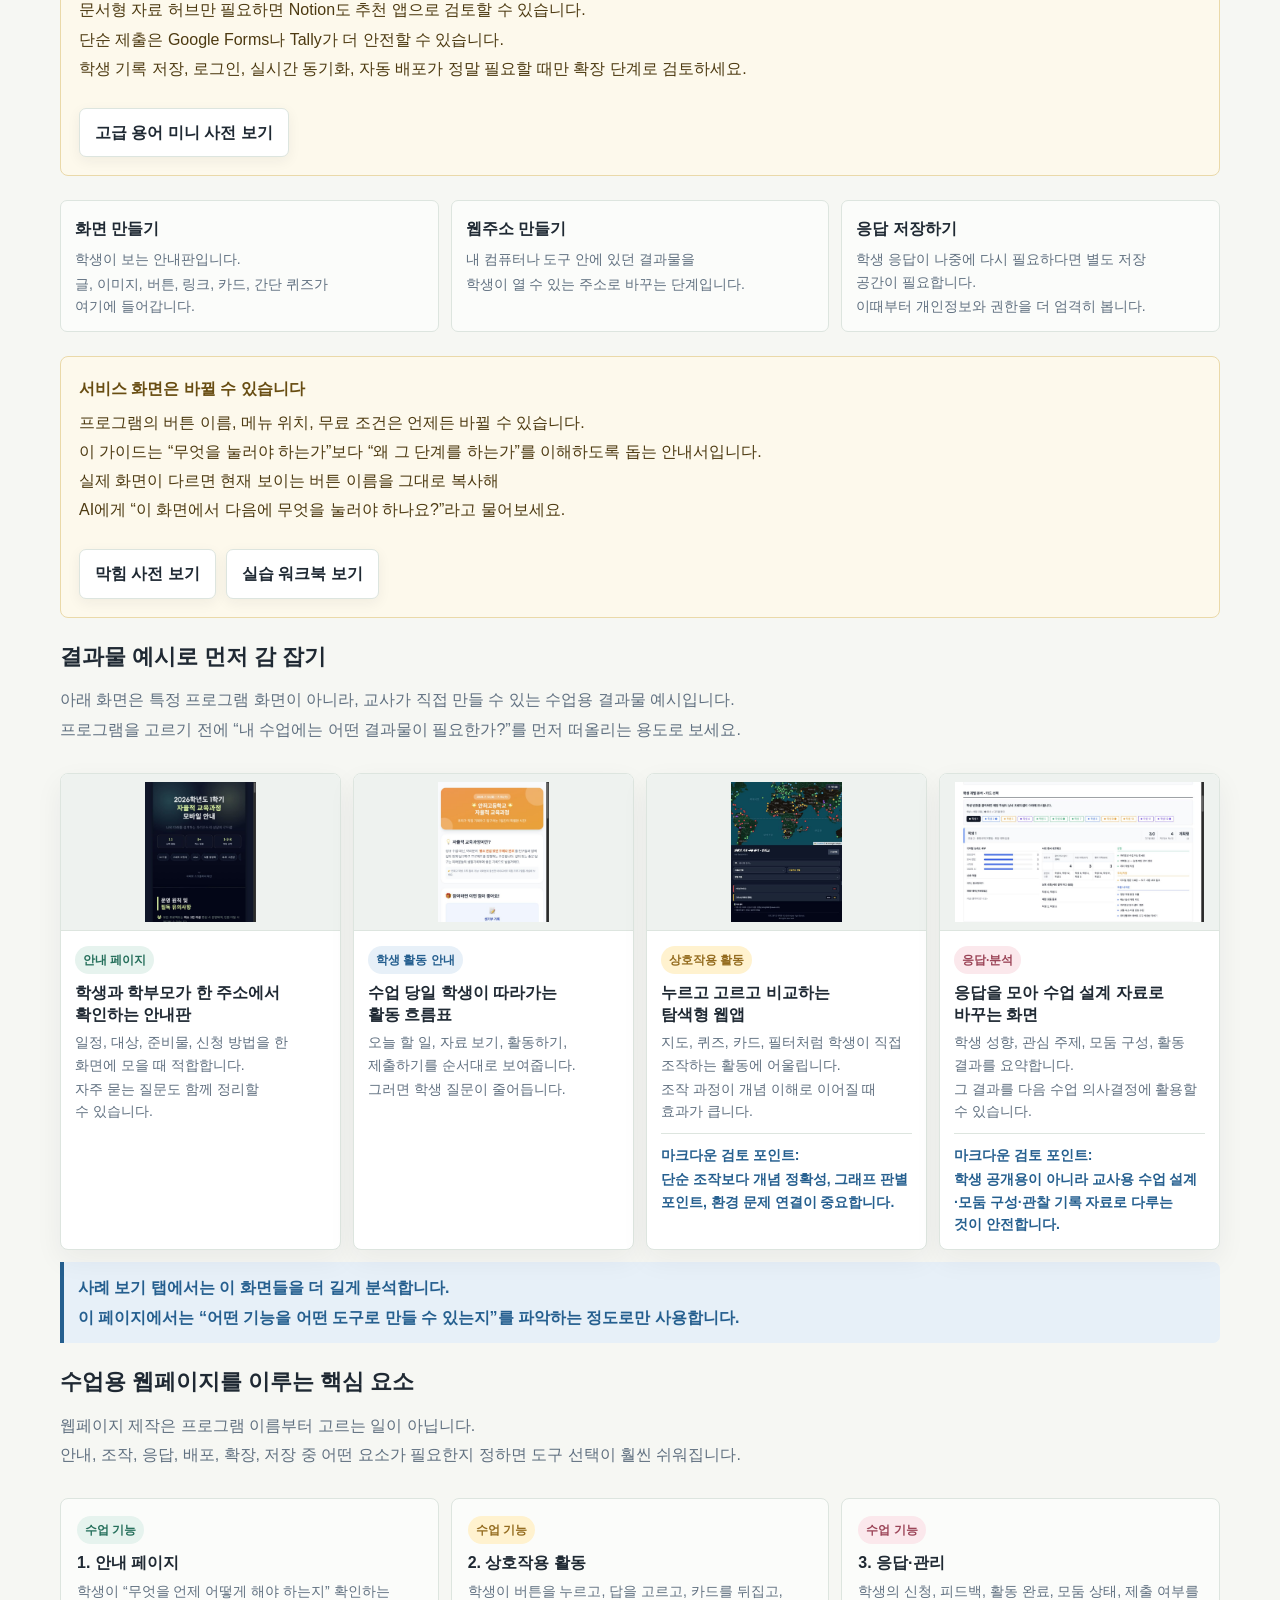
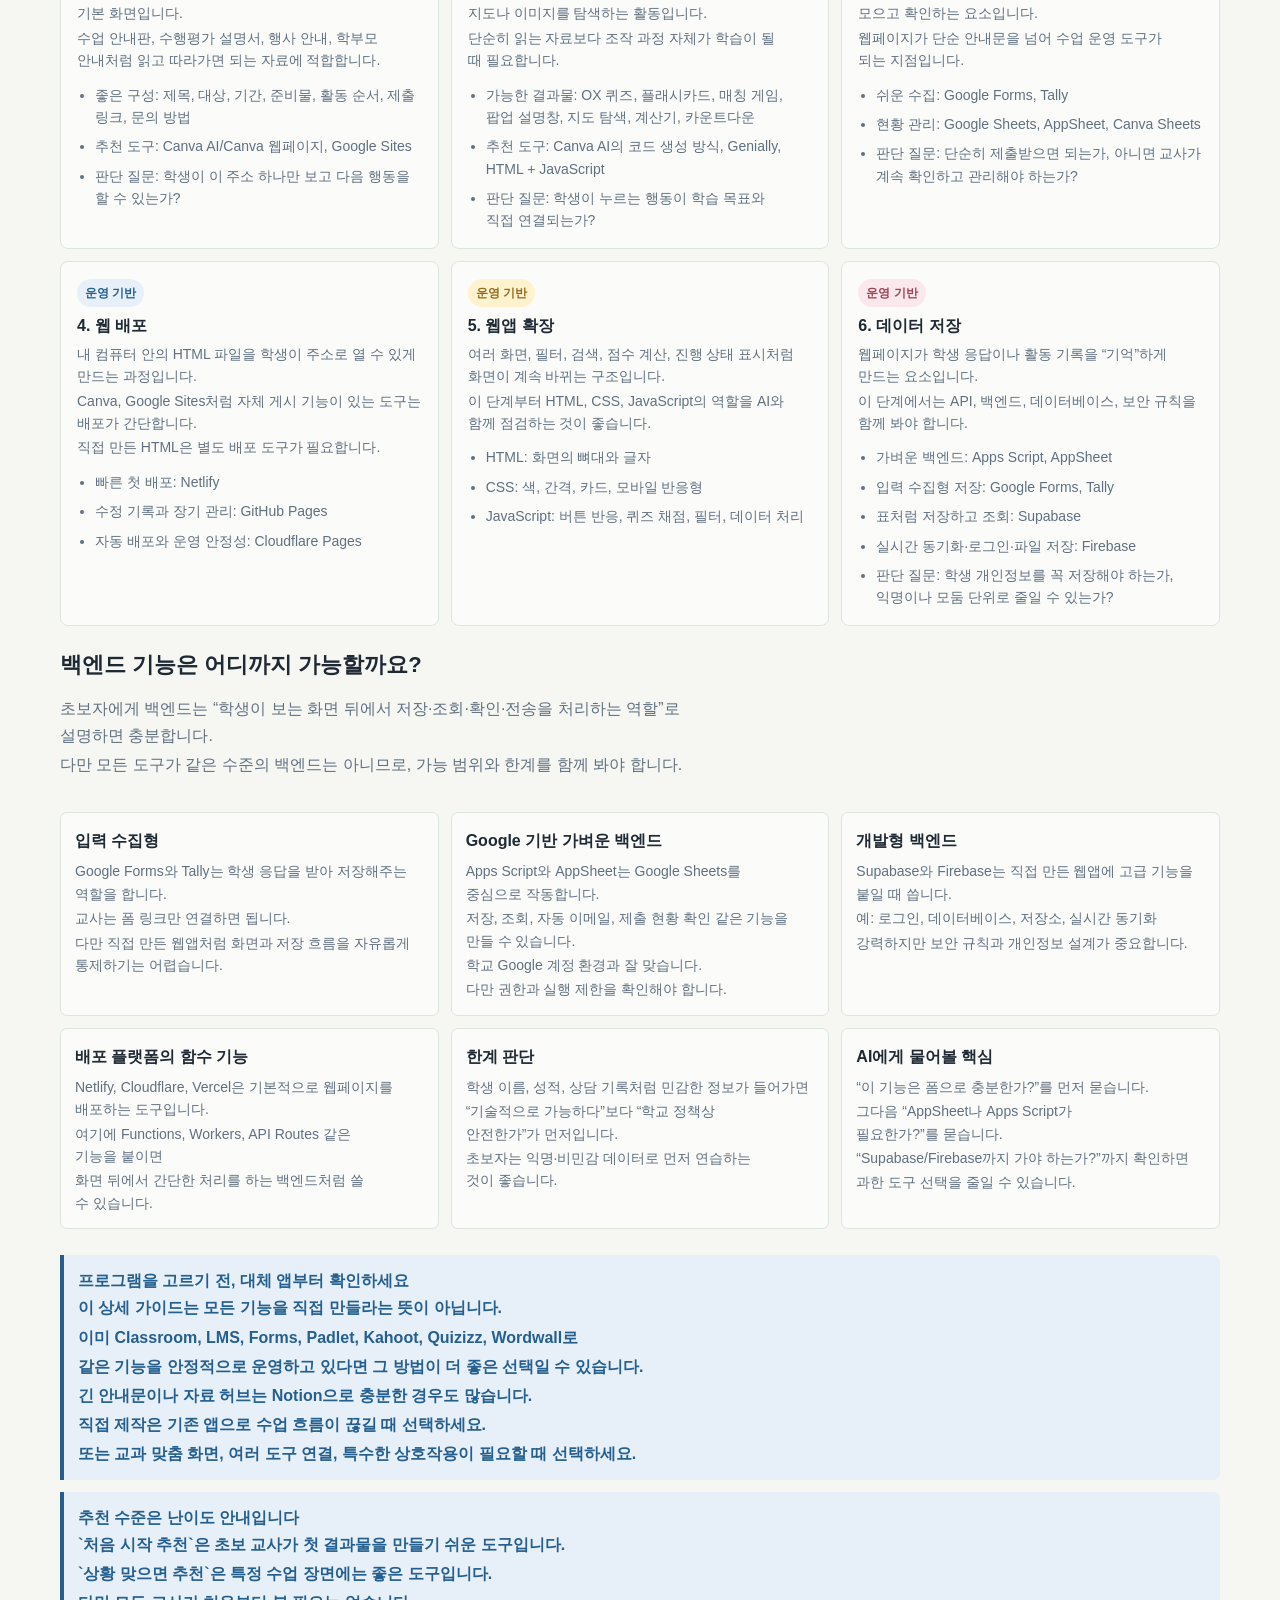
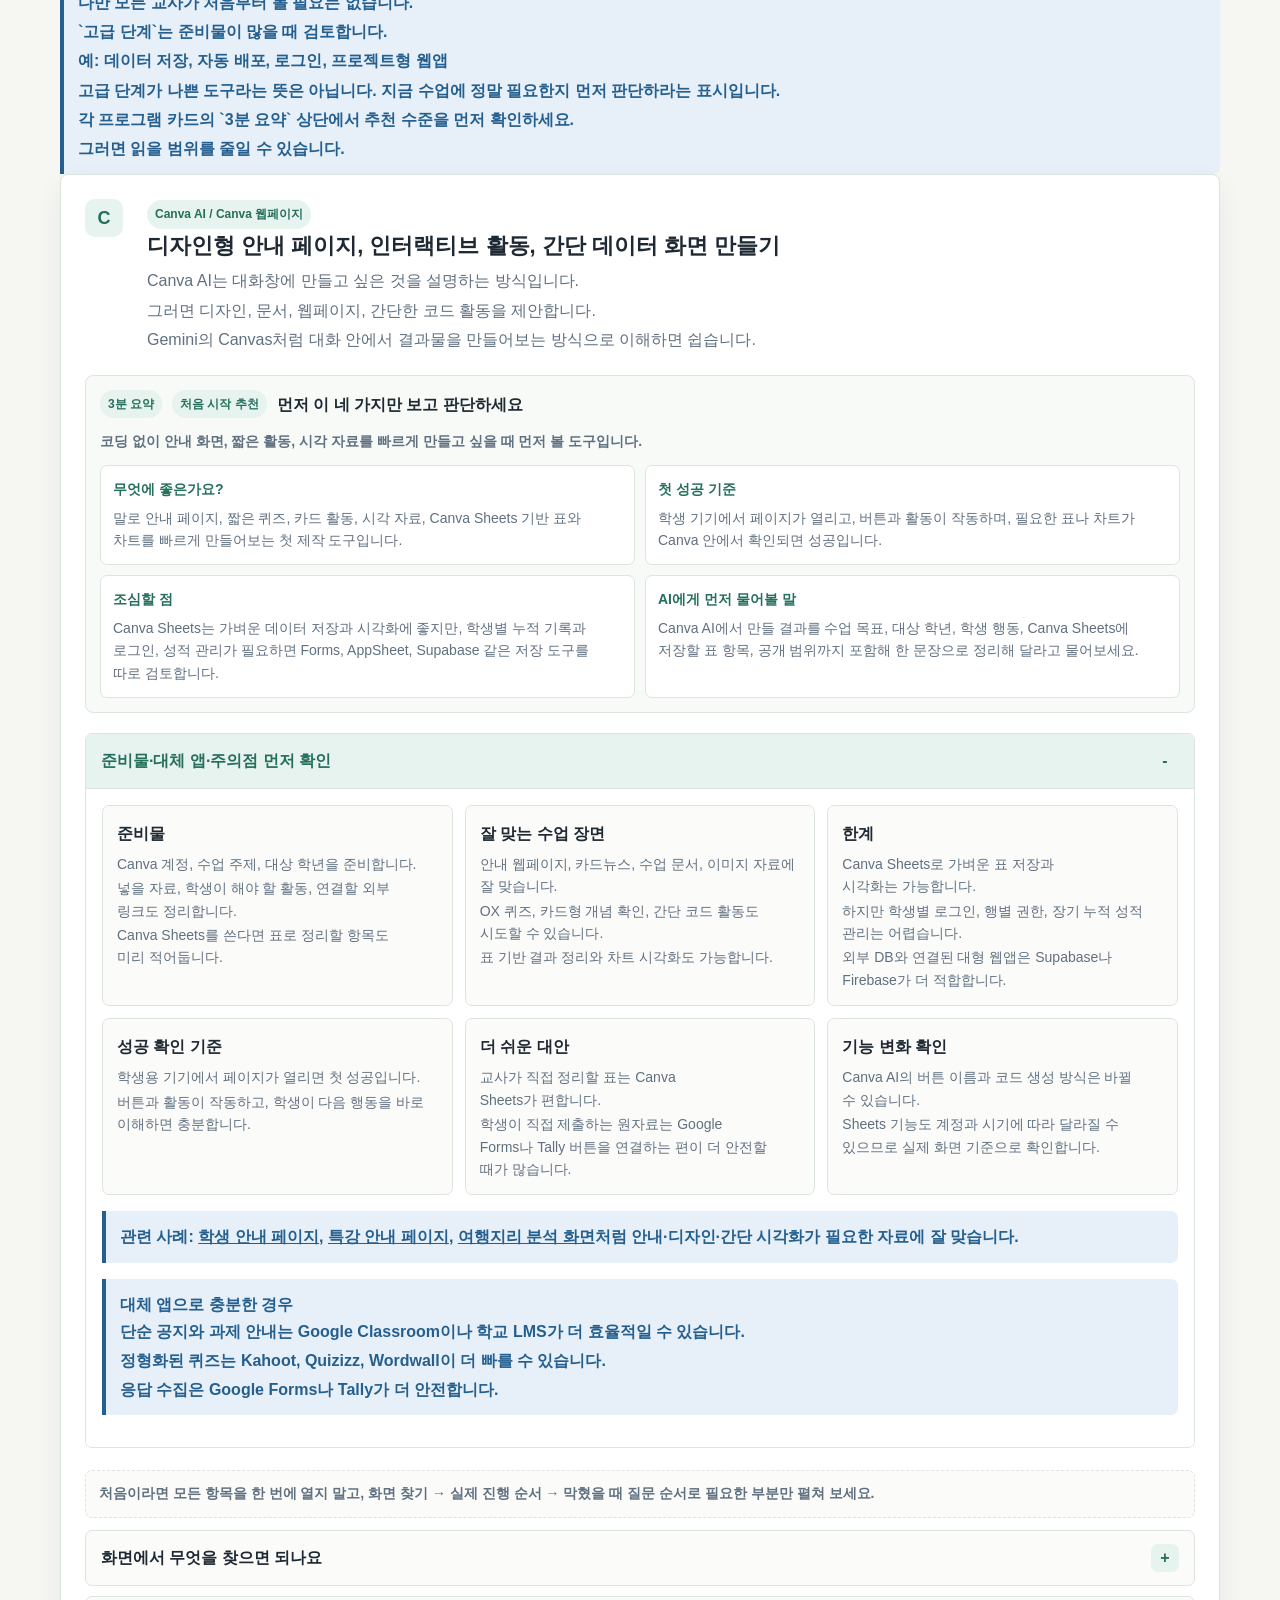
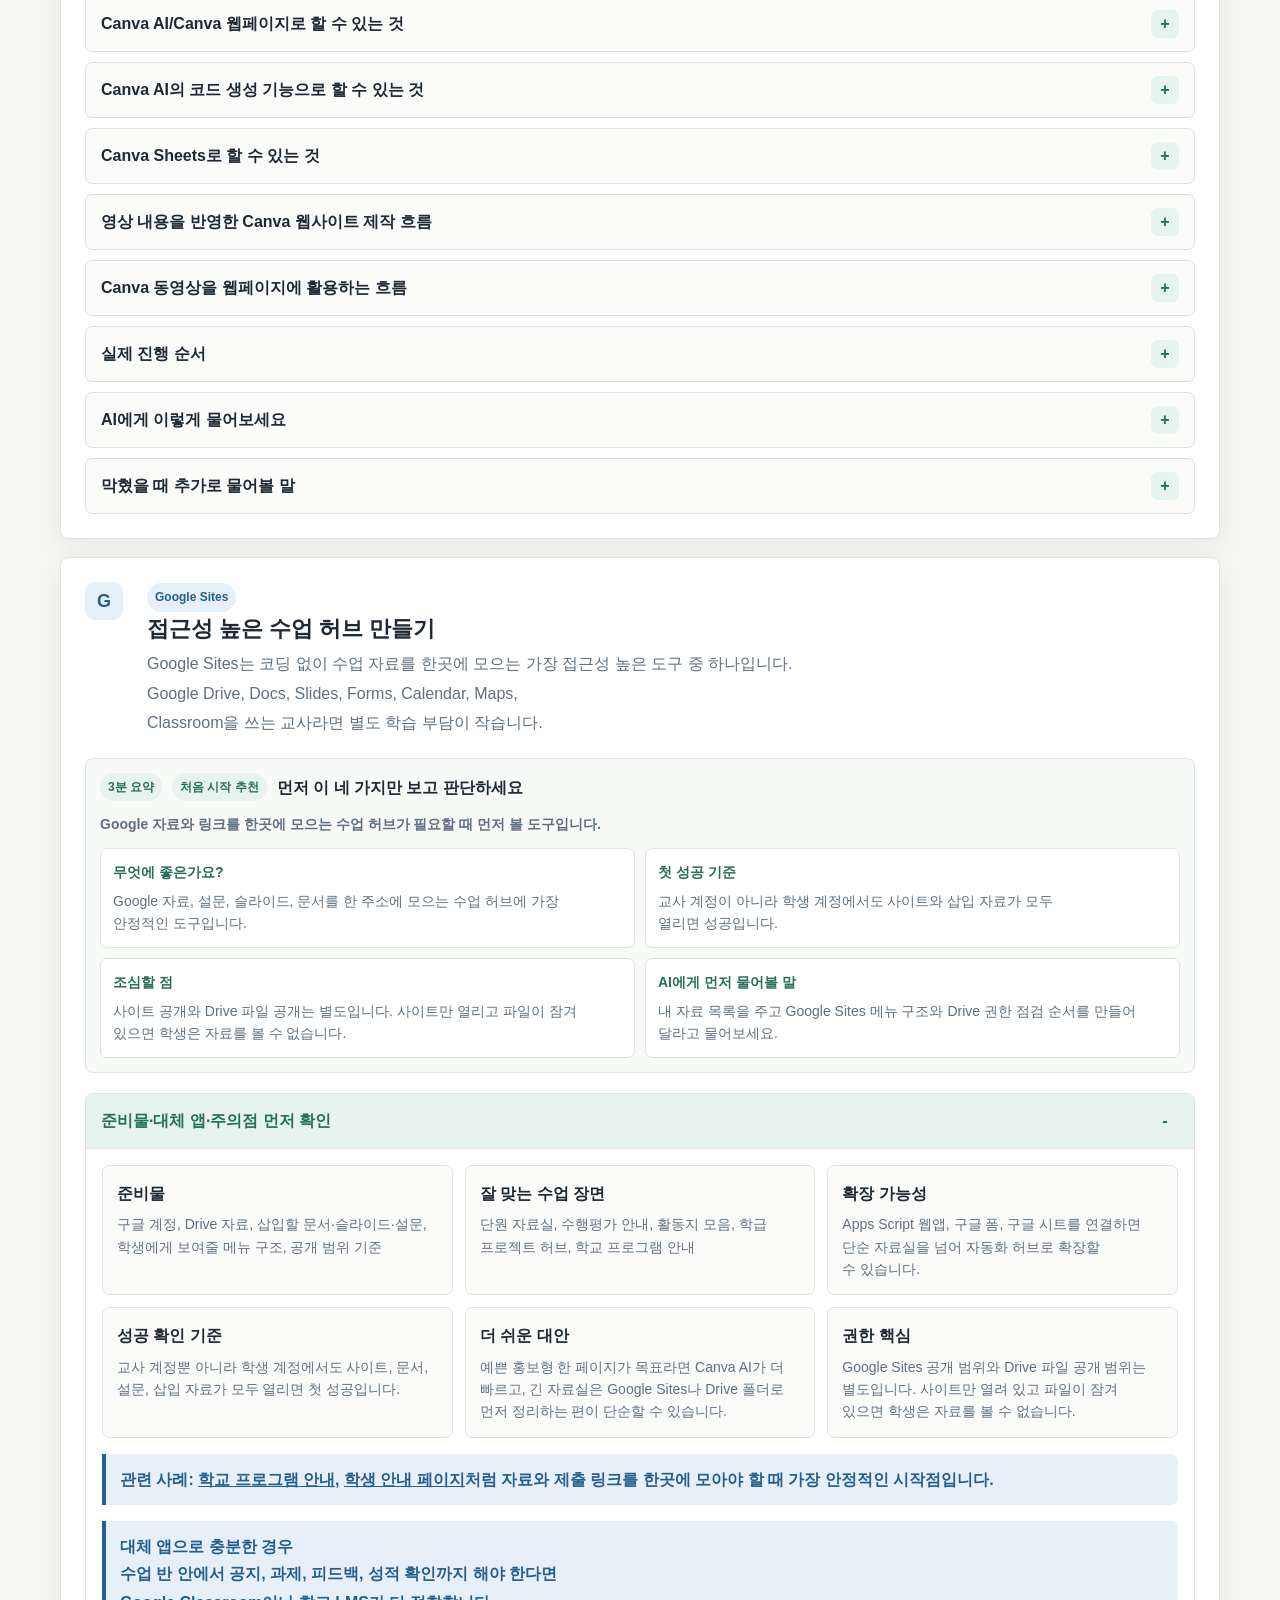
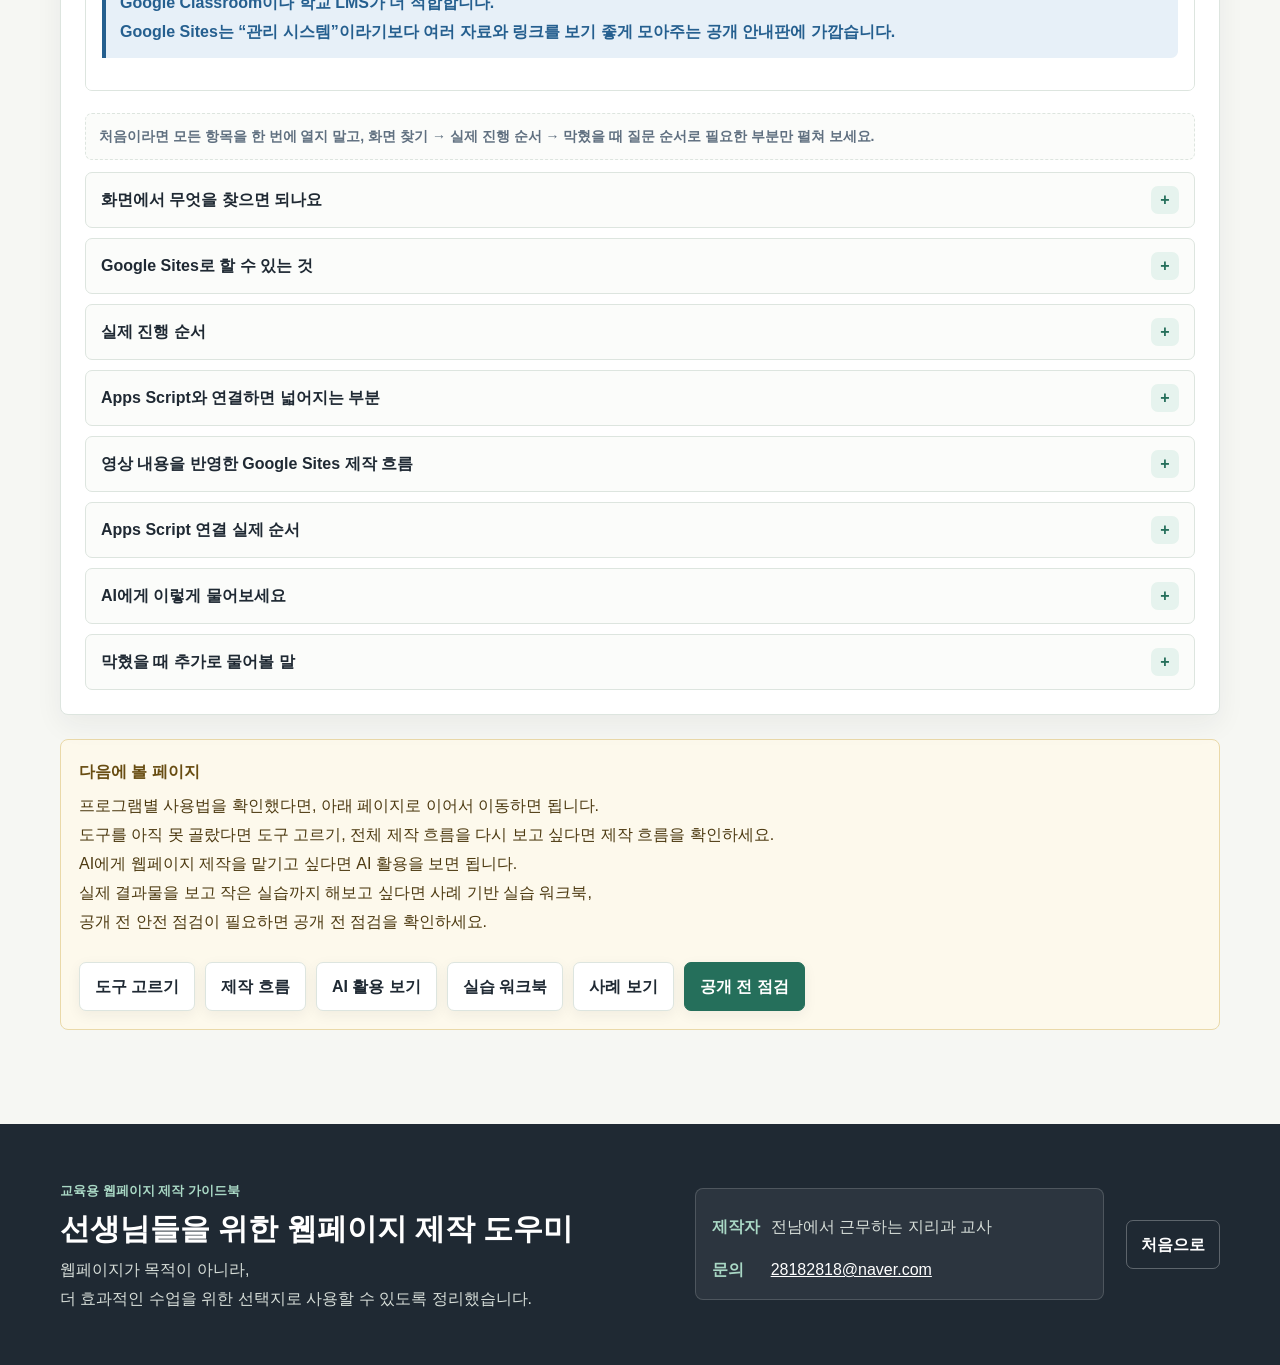
<file: pages/tools.html>
<!DOCTYPE html>
<html lang="ko">
<head>
  <meta charset="UTF-8" />
  <meta name="viewport" content="width=device-width, initial-scale=1.0" />
  <title>프로그램별 상세 가이드 | 선생님들을 위한 웹페이지 제작 도우미</title>
  <link rel="stylesheet" href="../assets/styles.css?v=20260702-8" />
</head>
<body>
  <header class="site-header">
    <nav class="nav" aria-label="주요 메뉴">
      <a class="brand" href="../index.html"><span class="brand-mark">W</span><span>웹페이지 제작 도우미</span></a>
      <div class="nav-links">
        <a href="start.html">처음 시작</a>
        <a href="ideas.html">수업 활용 아이디어</a>
        <a href="choose.html">도구 고르기</a>
        <a href="workflow.html">제작 흐름</a>
        <a href="ai.html">AI 활용</a>
        <a href="tools.html" aria-current="page">프로그램별 상세 가이드</a>
        <a href="cases.html">사례 보기</a>
        <a href="practice.html">실습 워크북</a>
        <a href="check.html">공개 전 점검</a>
      </div>
    </nav>
  </header>

  <main data-program-stage-guide>
    <section class="page-hero">
      <span class="eyebrow">프로그램별 상세 가이드</span>
      <h1>각 프로그램을 실제로 어떻게 사용하면 될까요?</h1>
      <p class="lead">
        <span class="line-break">이 챕터는 프로그램별 실제 진행 순서를 확인하는 곳입니다.</span>
        <span class="line-break">제작 흐름을 먼저 보고 왔다면, 지금 필요한 목적별 버튼이나 프로그램별 버튼을 눌러 세부 방법을 펼쳐보세요.</span>
        <span class="line-break">다만 이 설명은 프로그램의 가능성을 닫아두기 위한 목록이 아니라, 선생님의 수업 아이디어를 확장하기 위한 출발점입니다.</span>
      </p>
    </section>

    <section id="program-detail">
      <div class="section-inner">
        <div class="section-head">
          <div>
            <h2>프로그램별 상세 가이드</h2>
            <p>
              <span class="line-break">이 영역은 실제 프로그램 사용법입니다.</span>
              <span class="line-break">먼저 수업 기능을 고르고, 필요하면 웹 배포·웹앱 확장·데이터 저장 같은 운영 기반을 붙여서 확인하세요.</span>
            </p>
          </div>
        </div>

        <div class="mini-note filter-help-note">
          <strong>선택 방법</strong>
          <span class="line-break">1차 선택에서는 “학생이 무엇을 하게 할지”를 고릅니다.</span>
          <span class="line-break">2차 선택에서는 그 기능에 맞는 프로그램 하나를 고릅니다.</span>
          <span class="line-break">비교가 필요할 때만 `선택 분야 전체 보기`를 누르세요.</span>
        </div>

        <div class="program-filter-sticky" aria-label="프로그램 선택해 설명 보기">
          <div class="program-filter-card compact" aria-label="프로그램 상세 가이드 필터">
            <div class="filter-card-head">
              <span class="badge">선택</span>
              <div>
                <strong>프로그램 선택해 설명 보기</strong>
                <span class="filter-summary-state" data-filter-summary>현재 선택: 안내 페이지 · 선택 분야 전체 보기</span>
              </div>
            </div>

            <div class="program-guide-controls">
              <div class="filter-group">
                <strong class="filter-label">1차 선택: 수업 기능 또는 운영 기반</strong>
                <div class="program-picker program-stage-tabs" aria-label="목적별 상세 가이드 선택">
                  <button class="program-filter-button" type="button" id="stage-1" data-stage-filter="stage-1" aria-pressed="true">안내 페이지</button>
                  <button class="program-filter-button" type="button" id="stage-2" data-stage-filter="stage-2" aria-pressed="false">상호작용 활동</button>
                  <button class="program-filter-button" type="button" id="stage-3" data-stage-filter="stage-3" aria-pressed="false">응답·관리</button>
                  <button class="program-filter-button" type="button" id="stage-5" data-stage-filter="stage-5" aria-pressed="false">웹 배포</button>
                  <button class="program-filter-button" type="button" id="stage-6" data-stage-filter="stage-6" aria-pressed="false">웹앱 확장</button>
                  <button class="program-filter-button" type="button" id="stage-7" data-stage-filter="stage-7" aria-pressed="false">데이터 저장</button>
                </div>
              </div>

              <div class="filter-group">
                <strong class="filter-label">2차 선택: 프로그램 선택</strong>
                <div class="program-picker program-tool-tabs" aria-label="프로그램별 상세 가이드 선택">
                  <button class="program-filter-button" type="button" id="program-all" data-program-filter="all" aria-pressed="false">전체 보기</button>
                  <button class="program-filter-button" type="button" id="program-canva" data-program-filter="canva" aria-pressed="false">Canva AI</button>
                  <button class="program-filter-button" type="button" id="program-genially" data-program-filter="genially" aria-pressed="false">Genially</button>
                  <button class="program-filter-button" type="button" id="program-sites" data-program-filter="sites" aria-pressed="false">Google Sites</button>
                  <button class="program-filter-button" type="button" id="program-tally" data-program-filter="tally" aria-pressed="false">Tally</button>
                  <button class="program-filter-button" type="button" id="program-appsheet" data-program-filter="appsheet" aria-pressed="false">AppSheet</button>
                  <button class="program-filter-button" type="button" id="program-netlify" data-program-filter="netlify" aria-pressed="false">Netlify</button>
                  <button class="program-filter-button" type="button" id="program-github" data-program-filter="github" aria-pressed="false">GitHub Pages</button>
                  <button class="program-filter-button" type="button" id="program-cloudflare" data-program-filter="cloudflare" aria-pressed="false">Cloudflare</button>
                  <button class="program-filter-button" type="button" id="program-vercel" data-program-filter="vercel" aria-pressed="false">Vercel</button>
                  <button class="program-filter-button" type="button" id="program-supabase" data-program-filter="supabase" aria-pressed="false">Supabase</button>
                  <button class="program-filter-button" type="button" id="program-firebase" data-program-filter="firebase" aria-pressed="false">Firebase</button>
                  <button class="program-filter-button" type="button" id="program-compare" data-program-filter="compare" aria-pressed="false">DB 비교</button>
                </div>
              </div>
            </div>
          </div>
        </div>

        <div class="selection-context-card">
          <span class="badge" data-stage-kind>수업 기능</span>
          <strong data-stage-title>안내 페이지 설명을 보고 있습니다</strong>
          <p data-stage-note>
            <span class="line-break">안내 페이지를 만들고 싶다면</span>
            <span class="line-break">Canva AI/웹페이지, Google Sites처럼 진입 장벽이 낮은 도구부터 확인합니다.</span>
          </p>
        </div>

        <div class="callout">
          <strong>프로그램의 가능성은 수업 아이디어에 따라 달라집니다</strong>
          <span class="line-break">이 페이지의 분류는 “이 도구는 이것밖에 못 한다”는 뜻이 아닙니다.</span>
          <span class="line-break">예를 들어 Google Sites는 단순 자료실로 끝날 수도 있지만, Forms, Sheets,</span>
          <span class="line-break">Apps Script를 연결하면 제출 확인 허브가 될 수 있습니다.</span>
          <span class="line-break">Canva도 안내 디자인에서 시작해 간단한 상호작용 활동과 데이터 시각화로 확장될 수 있습니다.</span>
          <span class="line-break">중요한 것은 도구의 이름보다 수업에서 학생이 어떤 경험을 하게 할지 먼저 정하는 것입니다.</span>
        </div>

        <div class="section-head compact">
          <div>
            <h3>이 상세 가이드를 읽는 순서</h3>
            <p>
              <span class="line-break">프로그램별 설명이 길게 느껴진다면 아래 네 가지 질문만 먼저 확인하세요.</span>
              <span class="line-break">이 질문에 답하면 어떤 도구를 열어야 하는지, 어디서 막힐지, AI에게 무엇을 물어야 하는지가 보입니다.</span>
            </p>
          </div>
        </div>

        <div class="callout">
          <strong>초보자 추천 읽기법</strong>
          <span class="line-break">처음부터 모든 프로그램 설명을 끝까지 읽지 않아도 됩니다.</span>
          <span class="line-break">1차 선택에서 필요한 기능을 고르고, 2차 선택에서 프로그램 하나를 고른 뒤, 각 카드의 `3분 요약`만 먼저 보세요.</span>
          <span class="line-break">그다음 실제로 만들기로 결정한 도구만 `실제 진행 순서`와 `막혔을 때 추가로 물어볼 말`을 펼쳐보면 됩니다.</span>
        </div>

        <div class="detail-grid">
          <div class="detail-box">
            <strong>1. 학생이 무엇을 하게 되나요?</strong>
            <p>
              <span class="line-break">읽기, 누르기, 제출하기, 다시 확인하기 중 하나로 먼저 나눕니다.</span>
              <span class="line-break">읽기만 하면 안내 도구, 누르면 활동 도구, 제출하면 응답 도구가 필요합니다.</span>
            </p>
          </div>
          <div class="detail-box">
            <strong>2. 파일을 직접 만지나요?</strong>
            <p>
              <span class="line-break">Canva, Google Sites, Genially는 화면 안에서 만들고 공유할 수 있습니다.</span>
              <span class="line-break">AI가 만든 `index.html`은 Netlify, GitHub Pages,</span>
              <span class="line-break">Cloudflare Pages 같은 배포 도구가 필요합니다.</span>
            </p>
          </div>
          <div class="detail-box">
            <strong>3. 학생 응답을 저장하나요?</strong>
            <p>
              <span class="line-break">단순 제출은 Forms나 Tally가 쉽습니다.</span>
              <span class="line-break">계속 확인할 현황은 AppSheet를 검토합니다.</span>
              <span class="line-break">직접 만든 웹앱의 데이터 저장은 Supabase나 Firebase가 필요할 수 있습니다.</span>
            </p>
          </div>
          <div class="detail-box">
            <strong>4. 공개해도 안전한가요?</strong>
            <p>
              <span class="line-break">학생 이름, 얼굴 사진, 학번, 성적, 내부 문서 링크가 들어가면</span>
              <span class="line-break">배포보다 먼저 공개 범위와 권한을 확인합니다.</span>
            </p>
          </div>
        </div>

        <table class="info-table">
          <tr><th>Canva AI</th><td><span class="line-break">첫 성공 기준은 “학생이 한 화면에서 활동 순서와 버튼을 이해하는가”입니다.</span><span class="line-break">교사용 표 정리와 차트는 Canva Sheets로 시작할 수 있습니다.</span><span class="line-break">학생 제출을 안전하게 모아야 하면 Forms, Tally, AppSheet와 비교합니다.</span></td></tr>
          <tr><th>Google Sites</th><td><span class="line-break">첫 성공 기준은 “학생 계정에서 자료와 설문이 모두 열리는가”입니다.</span><span class="line-break">사이트 공개와 Drive 파일 공개는 따로 확인해야 합니다.</span></td></tr>
          <tr><th>Genially</th><td><span class="line-break">첫 성공 기준은 “모든 버튼, 팝업, 퀴즈 이동이 작동하는가”입니다.</span><span class="line-break">점수나 제출 기록은 외부 폼과 연결하는 편이 안전합니다.</span></td></tr>
          <tr><th>Tally·Forms</th><td><span class="line-break">첫 성공 기준은 “학생이 제출하고 교사가 응답을 확인할 수 있는가”입니다.</span><span class="line-break">이름을 꼭 받아야 하는지부터 줄여봅니다.</span></td></tr>
          <tr><th>AppSheet</th><td><span class="line-break">첫 성공 기준은 “시트의 열 이름과 앱 화면이 교사의 관리 목적에 맞는가”입니다.</span><span class="line-break">처음에는 교사용 내부 앱으로 테스트합니다.</span></td></tr>
          <tr><th>Netlify</th><td><span class="line-break">첫 성공 기준은 “`index.html`이 들어 있는 폴더를 올렸을 때 주소가 생기고 이미지까지 보이는가”입니다.</span><span class="line-break">파일 하나만 올리면 이미지가 빠질 수 있습니다.</span></td></tr>
          <tr><th>GitHub Pages</th><td><span class="line-break">첫 성공 기준은 “저장소에 `index.html`을 올리고 Pages에서 main 또는 master 브랜치를 선택했는가”입니다.</span><span class="line-break">저장소를 온라인 자료함으로 이해하면 쉽습니다.</span></td></tr>
          <tr><th>Cloudflare Pages</th><td><span class="line-break">첫 성공 기준은 “GitHub 저장소와 연결해 자동 배포가 되는가”입니다.</span><span class="line-break">GitHub가 아직 낯설면 Netlify로 먼저 성공 경험을 만드는 것이 낫습니다.</span></td></tr>
          <tr><th>Supabase·Firebase</th><td><span class="line-break">첫 성공 기준은 “익명·비민감 테스트 데이터가 저장되고 보안 규칙을 설명할 수 있는가”입니다.</span><span class="line-break">실제 학생 개인정보는 학교 정책 확인 후 진행합니다.</span></td></tr>
        </table>

        <div class="callout">
          <strong>고급 도구는 필수 단계가 아닙니다</strong>
            <span class="line-break">Supabase, Firebase, Cloudflare Workers, Vercel API, Apps Script 자동화는 강력합니다.</span>
            <span class="line-break">하지만 처음부터 반드시 써야 하는 도구는 아닙니다.</span>
          <span class="line-break">단순 안내는 Canva AI나 Google Sites로도 충분합니다.</span>
          <span class="line-break">문서형 자료 허브만 필요하면 Notion도 추천 앱으로 검토할 수 있습니다.</span>
          <span class="line-break">단순 제출은 Google Forms나 Tally가 더 안전할 수 있습니다.</span>
          <span class="line-break">학생 기록 저장, 로그인, 실시간 동기화, 자동 배포가 정말 필요할 때만 확장 단계로 검토하세요.</span>
          <div class="actions">
            <a class="btn" href="check.html#advanced-terms">고급 용어 미니 사전 보기</a>
          </div>
        </div>

        <div class="detail-grid">
          <div class="detail-box">
            <strong>화면 만들기</strong>
            <p>
              <span class="line-break">학생이 보는 안내판입니다.</span>
              <span class="line-break">글, 이미지, 버튼, 링크, 카드, 간단 퀴즈가 여기에 들어갑니다.</span>
            </p>
          </div>
          <div class="detail-box">
            <strong>웹주소 만들기</strong>
            <p>
              <span class="line-break">내 컴퓨터나 도구 안에 있던 결과물을</span>
              <span class="line-break">학생이 열 수 있는 주소로 바꾸는 단계입니다.</span>
            </p>
          </div>
          <div class="detail-box">
            <strong>응답 저장하기</strong>
            <p>
              <span class="line-break">학생 응답이 나중에 다시 필요하다면 별도 저장 공간이 필요합니다.</span>
              <span class="line-break">이때부터 개인정보와 권한을 더 엄격히 봅니다.</span>
            </p>
          </div>
        </div>

        <div class="callout">
          <strong>서비스 화면은 바뀔 수 있습니다</strong>
          <span class="line-break">프로그램의 버튼 이름, 메뉴 위치, 무료 조건은 언제든 바뀔 수 있습니다.</span>
          <span class="line-break">이 가이드는 “무엇을 눌러야 하는가”보다 “왜 그 단계를 하는가”를 이해하도록 돕는 안내서입니다.</span>
          <span class="line-break">실제 화면이 다르면 현재 보이는 버튼 이름을 그대로 복사해</span>
          <span class="line-break">AI에게 “이 화면에서 다음에 무엇을 눌러야 하나요?”라고 물어보세요.</span>
          <div class="actions">
            <a class="btn" href="check.html#troubleshooting">막힘 사전 보기</a>
            <a class="btn" href="practice.html#practice-workbook">실습 워크북 보기</a>
          </div>
        </div>

        <details class="mobile-collapse example-showcase" data-mobile-collapse open>
          <summary>
            <span>결과물 예시 보기</span>
            <span class="collapse-subtext">교사가 만들 수 있는 결과물 화면을 먼저 가볍게 확인합니다.</span>
          </summary>
          <div class="mobile-collapse-body">
          <div class="section-head compact">
            <div>
              <h3>결과물 예시로 먼저 감 잡기</h3>
              <p>
                <span class="line-break">아래 화면은 특정 프로그램 화면이 아니라, 교사가 직접 만들 수 있는 수업용 결과물 예시입니다.</span>
                <span class="line-break">프로그램을 고르기 전에 “내 수업에는 어떤 결과물이 필요한가?”를 먼저 떠올리는 용도로 보세요.</span>
              </p>
            </div>
          </div>
          <div class="example-gallery">
            <article class="example-card">
              <img src="../assets/examples/program-guide.png" alt="수업량 유연화 프로그램 안내 페이지 예시 화면" />
              <div>
                <span class="badge">안내 페이지</span>
                <h4>학생과 학부모가 한 주소에서 확인하는 안내판</h4>
                <p>
                  <span class="line-break">일정, 대상, 준비물, 신청 방법을 한 화면에 모을 때 적합합니다.</span>
                  <span class="line-break">자주 묻는 질문도 함께 정리할 수 있습니다.</span>
                </p>
              </div>
            </article>
            <article class="example-card">
              <img src="../assets/examples/student-guide.png" alt="학생 안내용 웹페이지 예시 화면" />
              <div>
                <span class="badge blue">학생 활동 안내</span>
                <h4>수업 당일 학생이 따라가는 활동 흐름표</h4>
                <p>
                  <span class="line-break">오늘 할 일, 자료 보기, 활동하기, 제출하기를 순서대로 보여줍니다.</span>
                  <span class="line-break">그러면 학생 질문이 줄어듭니다.</span>
                </p>
              </div>
            </article>
            <article class="example-card">
              <img src="../assets/examples/world-climate-app.png" alt="세계지리 기후 탐색 웹앱 예시 화면" />
              <div>
                <span class="badge gold">상호작용 활동</span>
                <h4>누르고 고르고 비교하는 탐색형 웹앱</h4>
                <p>
                  <span class="line-break">지도, 퀴즈, 카드, 필터처럼 학생이 직접 조작하는 활동에 어울립니다.</span>
                  <span class="line-break">조작 과정이 개념 이해로 이어질 때 효과가 큽니다.</span>
                </p>
                <p class="example-source-note">
                  <span class="line-break">마크다운 검토 포인트:</span>
                  <span class="line-break">단순 조작보다 개념 정확성, 그래프 판별 포인트, 환경 문제 연결이 중요합니다.</span>
                </p>
              </div>
            </article>
            <article class="example-card">
              <img src="../assets/examples/learning-dashboard.png" alt="여행지리 학습자 분석 인포그래픽 예시 화면" />
              <div>
                <span class="badge rose">응답·분석</span>
                <h4>응답을 모아 수업 설계 자료로 바꾸는 화면</h4>
                <p>
                  <span class="line-break">학생 성향, 관심 주제, 모둠 구성, 활동 결과를 요약합니다.</span>
                  <span class="line-break">그 결과를 다음 수업 의사결정에 활용할 수 있습니다.</span>
                </p>
                <p class="example-source-note">
                  <span class="line-break">마크다운 검토 포인트:</span>
                  <span class="line-break">학생 공개용이 아니라 교사용 수업 설계·모둠 구성·관찰 기록 자료로 다루는 것이 안전합니다.</span>
                </p>
              </div>
            </article>
          </div>
          <div class="mini-note">
            <span class="line-break">사례 보기 탭에서는 이 화면들을 더 길게 분석합니다.</span>
            <span class="line-break">이 페이지에서는 “어떤 기능을 어떤 도구로 만들 수 있는지”를 파악하는 정도로만 사용합니다.</span>
          </div>
          </div>
        </details>

        <details class="mobile-collapse element-guide" data-mobile-collapse open>
          <summary>
            <span>웹페이지 구성 요소 이해하기</span>
            <span class="collapse-subtext">안내, 조작, 응답, 배포, 확장, 저장의 차이를 확인합니다.</span>
          </summary>
          <div class="mobile-collapse-body">
          <div class="section-head compact">
            <div>
              <h3>수업용 웹페이지를 이루는 핵심 요소</h3>
              <p>
                <span class="line-break">웹페이지 제작은 프로그램 이름부터 고르는 일이 아닙니다.</span>
                <span class="line-break">안내, 조작, 응답, 배포, 확장, 저장 중 어떤 요소가 필요한지 정하면 도구 선택이 훨씬 쉬워집니다.</span>
              </p>
            </div>
          </div>
          <div class="element-guide-grid">
            <article class="element-guide-card">
              <span class="badge">수업 기능</span>
              <h4>1. 안내 페이지</h4>
              <p>
                <span class="line-break">학생이 “무엇을 언제 어떻게 해야 하는지” 확인하는 기본 화면입니다.</span>
                <span class="line-break">수업 안내판, 수행평가 설명서, 행사 안내, 학부모 안내처럼 읽고 따라가면 되는 자료에 적합합니다.</span>
              </p>
              <ul>
                <li>좋은 구성: 제목, 대상, 기간, 준비물, 활동 순서, 제출 링크, 문의 방법</li>
                <li>추천 도구: Canva AI/Canva 웹페이지, Google Sites</li>
                <li>판단 질문: 학생이 이 주소 하나만 보고 다음 행동을 할 수 있는가?</li>
              </ul>
            </article>
            <article class="element-guide-card">
              <span class="badge gold">수업 기능</span>
              <h4>2. 상호작용 활동</h4>
              <p>
                <span class="line-break">학생이 버튼을 누르고, 답을 고르고, 카드를 뒤집고, 지도나 이미지를 탐색하는 활동입니다.</span>
                <span class="line-break">단순히 읽는 자료보다 조작 과정 자체가 학습이 될 때 필요합니다.</span>
              </p>
              <ul>
                <li>가능한 결과물: OX 퀴즈, 플래시카드, 매칭 게임, 팝업 설명창, 지도 탐색, 계산기, 카운트다운</li>
                <li>추천 도구: Canva AI의 코드 생성 방식, Genially, HTML + JavaScript</li>
                <li>판단 질문: 학생이 누르는 행동이 학습 목표와 직접 연결되는가?</li>
              </ul>
            </article>
            <article class="element-guide-card">
              <span class="badge rose">수업 기능</span>
              <h4>3. 응답·관리</h4>
              <p>
                <span class="line-break">학생의 신청, 피드백, 활동 완료, 모둠 상태, 제출 여부를 모으고 확인하는 요소입니다.</span>
                <span class="line-break">웹페이지가 단순 안내문을 넘어 수업 운영 도구가 되는 지점입니다.</span>
              </p>
              <ul>
                <li>쉬운 수집: Google Forms, Tally</li>
                <li>현황 관리: Google Sheets, AppSheet, Canva Sheets</li>
                <li>판단 질문: 단순히 제출받으면 되는가, 아니면 교사가 계속 확인하고 관리해야 하는가?</li>
              </ul>
            </article>
            <article class="element-guide-card">
              <span class="badge blue">운영 기반</span>
              <h4>4. 웹 배포</h4>
              <p>
                <span class="line-break">내 컴퓨터 안의 HTML 파일을 학생이 주소로 열 수 있게 만드는 과정입니다.</span>
                <span class="line-break">Canva, Google Sites처럼 자체 게시 기능이 있는 도구는 배포가 간단합니다.</span>
                <span class="line-break">직접 만든 HTML은 별도 배포 도구가 필요합니다.</span>
              </p>
              <ul>
                <li>빠른 첫 배포: Netlify</li>
                <li>수정 기록과 장기 관리: GitHub Pages</li>
                <li>자동 배포와 운영 안정성: Cloudflare Pages</li>
              </ul>
            </article>
            <article class="element-guide-card">
              <span class="badge gold">운영 기반</span>
              <h4>5. 웹앱 확장</h4>
              <p>
                <span class="line-break">여러 화면, 필터, 검색, 점수 계산, 진행 상태 표시처럼 화면이 계속 바뀌는 구조입니다.</span>
                <span class="line-break">이 단계부터 HTML, CSS, JavaScript의 역할을 AI와 함께 점검하는 것이 좋습니다.</span>
              </p>
              <ul>
                <li>HTML: 화면의 뼈대와 글자</li>
                <li>CSS: 색, 간격, 카드, 모바일 반응형</li>
                <li>JavaScript: 버튼 반응, 퀴즈 채점, 필터, 데이터 처리</li>
              </ul>
            </article>
            <article class="element-guide-card">
              <span class="badge rose">운영 기반</span>
              <h4>6. 데이터 저장</h4>
              <p>
                <span class="line-break">웹페이지가 학생 응답이나 활동 기록을 “기억”하게 만드는 요소입니다.</span>
                <span class="line-break">이 단계에서는 API, 백엔드, 데이터베이스, 보안 규칙을 함께 봐야 합니다.</span>
              </p>
              <ul>
                <li>가벼운 백엔드: Apps Script, AppSheet</li>
                <li>입력 수집형 저장: Google Forms, Tally</li>
                <li>표처럼 저장하고 조회: Supabase</li>
                <li>실시간 동기화·로그인·파일 저장: Firebase</li>
                <li>판단 질문: 학생 개인정보를 꼭 저장해야 하는가, 익명이나 모둠 단위로 줄일 수 있는가?</li>
              </ul>
            </article>
          </div>
          </div>
        </details>

        <details class="mobile-collapse element-guide" data-mobile-collapse open>
          <summary>
            <span>저장·백엔드 기능 이해하기</span>
            <span class="collapse-subtext">학생 응답 저장, 조회, 자동 처리의 가능 범위와 한계를 봅니다.</span>
          </summary>
          <div class="mobile-collapse-body">
          <div class="section-head compact">
            <div>
              <h3>백엔드 기능은 어디까지 가능할까요?</h3>
              <p>
                <span class="line-break">초보자에게 백엔드는 “학생이 보는 화면 뒤에서 저장·조회·확인·전송을 처리하는 역할”로 설명하면 충분합니다.</span>
                <span class="line-break">다만 모든 도구가 같은 수준의 백엔드는 아니므로, 가능 범위와 한계를 함께 봐야 합니다.</span>
              </p>
            </div>
          </div>
          <div class="detail-grid">
            <div class="detail-box">
              <strong>입력 수집형</strong>
              <p>
                <span class="line-break">Google Forms와 Tally는 학생 응답을 받아 저장해주는 역할을 합니다.</span>
                <span class="line-break">교사는 폼 링크만 연결하면 됩니다.</span>
                <span class="line-break">다만 직접 만든 웹앱처럼 화면과 저장 흐름을 자유롭게 통제하기는 어렵습니다.</span>
              </p>
            </div>
            <div class="detail-box">
              <strong>Google 기반 가벼운 백엔드</strong>
              <p>
                <span class="line-break">Apps Script와 AppSheet는 Google Sheets를 중심으로 작동합니다.</span>
                <span class="line-break">저장, 조회, 자동 이메일, 제출 현황 확인 같은 기능을 만들 수 있습니다.</span>
                <span class="line-break">학교 Google 계정 환경과 잘 맞습니다.</span>
                <span class="line-break">다만 권한과 실행 제한을 확인해야 합니다.</span>
              </p>
            </div>
            <div class="detail-box">
              <strong>개발형 백엔드</strong>
              <p>
                <span class="line-break">Supabase와 Firebase는 직접 만든 웹앱에 고급 기능을 붙일 때 씁니다.</span>
                <span class="line-break">예: 로그인, 데이터베이스, 저장소, 실시간 동기화</span>
                <span class="line-break">강력하지만 보안 규칙과 개인정보 설계가 중요합니다.</span>
              </p>
            </div>
            <div class="detail-box">
              <strong>배포 플랫폼의 함수 기능</strong>
              <p>
                <span class="line-break">Netlify, Cloudflare, Vercel은 기본적으로 웹페이지를 배포하는 도구입니다.</span>
                <span class="line-break">여기에 Functions, Workers, API Routes 같은 기능을 붙이면</span>
                <span class="line-break">화면 뒤에서 간단한 처리를 하는 백엔드처럼 쓸 수 있습니다.</span>
              </p>
            </div>
            <div class="detail-box">
              <strong>한계 판단</strong>
              <p>
                <span class="line-break">학생 이름, 성적, 상담 기록처럼 민감한 정보가 들어가면</span>
                <span class="line-break">“기술적으로 가능하다”보다 “학교 정책상 안전한가”가 먼저입니다.</span>
                <span class="line-break">초보자는 익명·비민감 데이터로 먼저 연습하는 것이 좋습니다.</span>
              </p>
            </div>
            <div class="detail-box">
              <strong>AI에게 물어볼 핵심</strong>
              <p>
                <span class="line-break">“이 기능은 폼으로 충분한가?”를 먼저 묻습니다.</span>
            <span class="line-break">그다음 “AppSheet나 Apps Script가 필요한가?”를 묻습니다.</span>
            <span class="line-break">“Supabase/Firebase까지 가야 하는가?”까지 확인하면</span>
                <span class="line-break">과한 도구 선택을 줄일 수 있습니다.</span>
              </p>
            </div>
          </div>
          </div>
        </details>

        <div class="program-stage-guide">
          <div class="mini-note">
            <strong>프로그램을 고르기 전, 대체 앱부터 확인하세요</strong>
            <span class="line-break">이 상세 가이드는 모든 기능을 직접 만들라는 뜻이 아닙니다.</span>
            <span class="line-break">이미 Classroom, LMS, Forms, Padlet, Kahoot, Quizizz, Wordwall로</span>
            <span class="line-break">같은 기능을 안정적으로 운영하고 있다면 그 방법이 더 좋은 선택일 수 있습니다.</span>
            <span class="line-break">긴 안내문이나 자료 허브는 Notion으로 충분한 경우도 많습니다.</span>
            <span class="line-break">직접 제작은 기존 앱으로 수업 흐름이 끊길 때 선택하세요.</span>
            <span class="line-break">또는 교과 맞춤 화면, 여러 도구 연결, 특수한 상호작용이 필요할 때 선택하세요.</span>
          </div>
          <div class="mini-note">
            <strong>추천 수준은 난이도 안내입니다</strong>
            <span class="line-break">`처음 시작 추천`은 초보 교사가 첫 결과물을 만들기 쉬운 도구입니다.</span>
            <span class="line-break">`상황 맞으면 추천`은 특정 수업 장면에는 좋은 도구입니다.</span>
            <span class="line-break">다만 모든 교사가 처음부터 볼 필요는 없습니다.</span>
            <span class="line-break">`고급 단계`는 준비물이 많을 때 검토합니다.</span>
            <span class="line-break">예: 데이터 저장, 자동 배포, 로그인, 프로젝트형 웹앱</span>
            <span class="line-break">고급 단계가 나쁜 도구라는 뜻은 아닙니다. 지금 수업에 정말 필요한지 먼저 판단하라는 표시입니다.</span>
            <span class="line-break">각 프로그램 카드의 `3분 요약` 상단에서 추천 수준을 먼저 확인하세요.</span>
            <span class="line-break">그러면 읽을 범위를 줄일 수 있습니다.</span>
          </div>
          <div class="program-list">
              <article class="program-card" data-program-stages="stage-1 stage-2 stage-3" data-program-card="canva">
                <div class="program-title">
                  <span class="tool-icon" aria-hidden="true">C</span>
                  <div>
                    <span class="badge">Canva AI / Canva 웹페이지</span>
                    <h3>디자인형 안내 페이지, 인터랙티브 활동, 간단 데이터 화면 만들기</h3>
                    <p>
                      <span class="line-break">Canva AI는 대화창에 만들고 싶은 것을 설명하는 방식입니다.</span>
                      <span class="line-break">그러면 디자인, 문서, 웹페이지, 간단한 코드 활동을 제안합니다.</span>
                      <span class="line-break">Gemini의 Canvas처럼 대화 안에서 결과물을 만들어보는 방식으로 이해하면 쉽습니다.</span>
                    </p>
                  </div>
                </div>

                <div class="detail-grid">
                  <div class="detail-box">
                    <strong>준비물</strong>
                    <p>
                      <span class="line-break">Canva 계정, 수업 주제, 대상 학년을 준비합니다.</span>
                      <span class="line-break">넣을 자료, 학생이 해야 할 활동, 연결할 외부 링크도 정리합니다.</span>
                      <span class="line-break">Canva Sheets를 쓴다면 표로 정리할 항목도 미리 적어둡니다.</span>
                    </p>
                  </div>
                  <div class="detail-box">
                    <strong>잘 맞는 수업 장면</strong>
                    <p>
                      <span class="line-break">안내 웹페이지, 카드뉴스, 수업 문서, 이미지 자료에 잘 맞습니다.</span>
                      <span class="line-break">OX 퀴즈, 카드형 개념 확인, 간단 코드 활동도 시도할 수 있습니다.</span>
                      <span class="line-break">표 기반 결과 정리와 차트 시각화도 가능합니다.</span>
                    </p>
                  </div>
                  <div class="detail-box">
                    <strong>한계</strong>
                    <p>
                      <span class="line-break">Canva Sheets로 가벼운 표 저장과 시각화는 가능합니다.</span>
                      <span class="line-break">하지만 학생별 로그인, 행별 권한, 장기 누적 성적 관리는 어렵습니다.</span>
                      <span class="line-break">외부 DB와 연결된 대형 웹앱은 Supabase나 Firebase가 더 적합합니다.</span>
                    </p>
                  </div>
                  <div class="detail-box">
                    <strong>성공 확인 기준</strong>
                    <p>
                      <span class="line-break">학생용 기기에서 페이지가 열리면 첫 성공입니다.</span>
                      <span class="line-break">버튼과 활동이 작동하고, 학생이 다음 행동을 바로 이해하면 충분합니다.</span>
                    </p>
                  </div>
                  <div class="detail-box">
                    <strong>더 쉬운 대안</strong>
                    <p>
                      <span class="line-break">교사가 직접 정리할 표는 Canva Sheets가 편합니다.</span>
                      <span class="line-break">학생이 직접 제출하는 원자료는 Google Forms나 Tally 버튼을 연결하는 편이 더 안전할 때가 많습니다.</span>
                    </p>
                  </div>
                  <div class="detail-box">
                    <strong>기능 변화 확인</strong>
                    <p>
                      <span class="line-break">Canva AI의 버튼 이름과 코드 생성 방식은 바뀔 수 있습니다.</span>
                      <span class="line-break">Sheets 기능도 계정과 시기에 따라 달라질 수 있으므로 실제 화면 기준으로 확인합니다.</span>
                    </p>
                  </div>
                </div>
                <div class="mini-note">
                  관련 사례:
                  <a href="cases.html#case-student-guide">학생 안내 페이지</a>,
                  <a href="cases.html#case-lecture-guide">특강 안내 페이지</a>,
                  <a href="cases.html#case-travel-dashboard">여행지리 분석 화면</a>처럼
                  안내·디자인·간단 시각화가 필요한 자료에 잘 맞습니다.
                </div>
                <div class="mini-note">
                  <strong>대체 앱으로 충분한 경우</strong>
                  <span class="line-break">단순 공지와 과제 안내는 Google Classroom이나 학교 LMS가 더 효율적일 수 있습니다.</span>
                  <span class="line-break">정형화된 퀴즈는 Kahoot, Quizizz, Wordwall이 더 빠를 수 있습니다.</span>
                  <span class="line-break">응답 수집은 Google Forms나 Tally가 더 안전합니다.</span>
                </div>

                <h4>화면에서 무엇을 찾으면 되나요</h4>
                <div class="screen-flow">
                  <div class="screen-card">
                    <span class="screen-step">1</span>
                    <strong>대화 입력창 찾기</strong>
                    <div class="screen-mock" aria-label="Canva AI 입력창 개념 화면">
                      <div class="mock-topbar"><span class="mock-dot"></span><span class="mock-dot"></span><span class="mock-dot"></span></div>
                      <div class="mock-body">
                        <div class="mock-line medium"></div>
                        <div class="mock-field">만들고 싶은 것을 설명해 보세요</div>
                        <div class="mock-row">
                          <span class="mock-chip">학생 활동</span>
                          <span class="mock-chip">디자인</span>
                          <span class="mock-chip">Docs</span>
                          <span class="mock-chip">코드</span>
                        </div>
                      </div>
                    </div>
                    <p>먼저 가운데 큰 입력창을 찾습니다. 여기에는 “무엇을 만들지”를 문장으로 적습니다.</p>
                  </div>
                  <div class="screen-card">
                    <span class="screen-step">2</span>
                    <strong>결과 유형 고르기</strong>
                    <div class="screen-mock" aria-label="Canva AI 유형 선택 개념 화면">
                      <div class="mock-topbar"><span class="mock-dot"></span><span class="mock-dot"></span><span class="mock-dot"></span></div>
                      <div class="mock-body">
                        <div class="mock-row">
                          <span class="mock-button primary">웹페이지 안내</span>
                          <span class="mock-button">코드 활동</span>
                        </div>
                        <div class="mock-row">
                          <span class="mock-button">이미지</span>
                          <span class="mock-button">동영상</span>
                        </div>
                        <div class="mock-line long"></div>
                        <div class="mock-line short"></div>
                      </div>
                    </div>
                    <p>안내 페이지는 디자인이나 Docs, 퀴즈·카드 활동은 코드 유형을 우선 확인합니다.</p>
                  </div>
                  <div class="screen-card">
                    <span class="screen-step">3</span>
                    <strong>초안 수정 요청하기</strong>
                    <div class="screen-mock" aria-label="Canva AI 수정 요청 개념 화면">
                      <div class="mock-topbar"><span class="mock-dot"></span><span class="mock-dot"></span><span class="mock-dot"></span></div>
                      <div class="mock-body">
                        <div class="mock-line long"></div>
                        <div class="mock-line medium"></div>
                        <div class="mock-field">문장을 더 짧게, 버튼을 더 크게, 모바일에서 읽기 쉽게</div>
                        <span class="mock-button primary">다시 생성</span>
                      </div>
                    </div>
                    <p>초안이 나오면 바로 쓰지 말고 학생용 문장, 버튼 크기, 모바일 화면을 기준으로 다시 요청합니다.</p>
                  </div>
                  <div class="screen-card">
                    <span class="screen-step">4</span>
                    <strong>Sheets 데이터 정리하기</strong>
                    <div class="screen-mock" aria-label="Canva Sheets 개념 화면">
                      <div class="mock-topbar"><span class="mock-dot"></span><span class="mock-dot"></span><span class="mock-dot"></span></div>
                      <div class="mock-body">
                        <div class="mock-row">
                          <span class="mock-chip">모둠</span>
                          <span class="mock-chip">주제</span>
                          <span class="mock-chip">상태</span>
                        </div>
                        <div class="mock-line long"></div>
                        <div class="mock-line medium"></div>
                        <span class="mock-button primary">차트로 보기</span>
                      </div>
                    </div>
                    <p>
                      <span class="line-break">활동 현황, 발표 순서, 사전 조사 결과처럼 표로 볼 자료는</span>
                      <span class="line-break">Canva Sheets에 넣고 차트나 시각 자료로 연결합니다.</span>
                    </p>
                  </div>
                  <div class="screen-card">
                    <span class="screen-step">5</span>
                    <strong>게시와 공유 확인하기</strong>
                    <div class="screen-mock" aria-label="Canva 웹페이지 게시 개념 화면">
                      <div class="mock-topbar"><span class="mock-dot"></span><span class="mock-dot"></span><span class="mock-dot"></span></div>
                      <div class="mock-body">
                        <div class="mock-row">
                          <span class="mock-button primary">웹사이트로 게시</span>
                          <span class="mock-button">공유 링크</span>
                        </div>
                        <div class="mock-line long"></div>
                        <div class="mock-line medium"></div>
                      </div>
                    </div>
                    <p>게시 전에는 링크 권한, 학생 개인정보, 모바일 화면을 확인합니다. 학생 기기에서 직접 열어보는 것이 마지막 점검입니다.</p>
                  </div>
                </div>
                <div class="mini-note">
                  실제 Canva 화면의 버튼 이름은 계정과 시기에 따라 달라질 수 있습니다.
                  화면이 다르면 현재 보이는 버튼 이름을 AI에게 그대로 알려주고 “이 중 웹페이지 게시와 코드 활동은 무엇을 눌러야 하나요?”라고 물어보세요.
                </div>

                <h4>Canva AI/Canva 웹페이지로 할 수 있는 것</h4>
                <div class="detail-grid">
                  <div class="detail-box">
                    <strong>대화형 제작</strong>
                    <p>“오늘은 무엇을 만들어 볼까요?” 화면에 원하는 결과를 말로 입력하고, AI가 초안을 만들게 할 수 있습니다.</p>
                  </div>
                  <div class="detail-box">
                    <strong>생성 유형 선택</strong>
                    <p>학생 활동 만들기, 디자인, 이미지, Docs, 코드, 동영상 클립처럼 결과물의 종류를 먼저 고를 수 있습니다.</p>
                  </div>
                  <div class="detail-box">
                    <strong>안내형 웹페이지</strong>
                    <p>수업 안내, 학부모 안내, 행사 안내, 수행평가 소개, 학생 작품 전시를 모바일 친화적인 한 페이지로 만들 수 있습니다.</p>
                  </div>
                  <div class="detail-box">
                    <strong>링크 허브</strong>
                    <p>
                      <span class="line-break">Google Forms, Tally, Padlet, Classroom, YouTube, Drive 자료를 버튼으로 연결합니다.</span>
                      <span class="line-break">그렇게 하면 학생의 다음 행동을 안내할 수 있습니다.</span>
                    </p>
                  </div>
                  <div class="detail-box">
                    <strong>수업 중 화면</strong>
                    <p>도입 질문, 활동 단계 안내, 발표 순서, 모둠 미션, 마무리 성찰 질문을 보기 좋은 화면으로 제시할 수 있습니다.</p>
                  </div>
                  <div class="detail-box">
                    <strong>가벼운 데이터 화면</strong>
                    <p>Canva Sheets에 모둠별 주제, 진행 상태, 사전 조사 결과를 저장하고 표·차트·인포그래픽으로 바꿔 안내 페이지 안에 함께 보여줄 수 있습니다.</p>
                  </div>
                  <div class="detail-box">
                    <strong>공유 방식</strong>
                    <p>Canva 안에서 웹사이트로 게시해 주소를 만들고, QR 코드나 학급방 링크로 학생과 학부모에게 공유할 수 있습니다.</p>
                  </div>
                  <div class="detail-box">
                    <strong>어려운 기능</strong>
                    <p>학생별 로그인, 누적 기록, 성적 관리, 복잡한 DB 웹앱은 Canva만으로 해결하기 어렵고 별도 도구가 필요합니다.</p>
                  </div>
                </div>

                <h4>Canva AI의 코드 생성 기능으로 할 수 있는 것</h4>
                <div class="detail-grid">
                  <div class="detail-box">
                    <strong>말로 코드 활동 만들기</strong>
                    <p>Canva AI에서 코드 생성 유형을 선택한 뒤 “고등학생용 OX 퀴즈 웹앱을 만들어줘”처럼 말하면 간단한 상호작용 화면을 생성할 수 있습니다.</p>
                  </div>
                  <div class="detail-box">
                    <strong>OX·객관식 퀴즈</strong>
                    <p>학생이 답을 누르면 정답 여부와 해설이 바로 보이는 짧은 확인 활동을 만들 수 있습니다.</p>
                  </div>
                  <div class="detail-box">
                    <strong>플래시카드</strong>
                    <p>개념 카드 앞면과 뒷면을 눌러 확인하는 단어 암기, 용어 정리, 사료 해석 활동을 만들 수 있습니다.</p>
                  </div>
                  <div class="detail-box">
                    <strong>매칭 게임</strong>
                    <p>개념과 설명, 지역과 특징, 사건과 결과를 짝짓는 활동을 만들 수 있습니다.</p>
                  </div>
                  <div class="detail-box">
                    <strong>팝업 설명창</strong>
                    <p>지도나 이미지 위의 버튼을 누르면 설명, 힌트, 추가 질문이 뜨는 탐색형 화면을 만들 수 있습니다.</p>
                  </div>
                  <div class="detail-box">
                    <strong>확인할 점</strong>
                    <p>생성된 활동이 학생 기기에서 잘 작동하는지, 제출 기록을 저장해야 하는지, 공개 링크로 충분한지 확인합니다.</p>
                  </div>
                </div>
                <div class="mini-note">
                  <span class="line-break">여기서 말하는 코드 생성 기능은 별도 프로그램이 아니라 Canva AI 안에서 선택할 수 있는 제작 방식입니다.</span>
                  <span class="line-break">교사는 코드를 직접 외우기보다 “어떤 활동을 만들고 싶은지”를 구체적으로 말하는 데 집중하면 됩니다.</span>
                </div>

                <h4>Canva Sheets로 할 수 있는 것</h4>
                <div class="detail-grid">
                  <div class="detail-box">
                    <strong>Canva 안의 표 저장소</strong>
                    <p>
                      <span class="line-break">Canva Sheets는 Canva 안에서 행과 열로 자료를 저장하는 표 공간입니다.</span>
                      <span class="line-break">모둠별 주제, 활동 체크, 발표 순서처럼 교사가 관리할 데이터를 한곳에 모을 수 있습니다.</span>
                    </p>
                  </div>
                  <div class="detail-box">
                    <strong>결과 시각화</strong>
                    <p>
                      <span class="line-break">표 데이터를 차트나 시각 자료로 바꿔 수업 안내 페이지, 발표 자료, 결과 공유 페이지에 넣을 수 있습니다.</span>
                      <span class="line-break">숫자만 보여주기보다 “우리 반 선택 결과”처럼 읽히는 화면으로 바꾸기 좋습니다.</span>
                    </p>
                  </div>
                  <div class="detail-box">
                    <strong>수업 운영 표</strong>
                    <p>답사 준비물 확인, 모둠 역할 배정, 발표 순서, 활동 완료 여부처럼 수업 중 계속 확인해야 하는 내용을 표로 정리할 수 있습니다.</p>
                  </div>
                  <div class="detail-box">
                    <strong>웹페이지와 연결</strong>
                    <p>Canva 웹페이지 안에서 안내 화면, 표, 그래프, 활동 링크를 함께 구성해 하나의 수업 흐름으로 보여줄 수 있습니다.</p>
                  </div>
                  <div class="detail-box">
                    <strong>자체 데이터 저장으로 쓰는 경우</strong>
                    <p>
                      <span class="line-break">교사가 직접 입력하거나 정리하는 가벼운 데이터는 Canva Sheets에 저장해도 됩니다.</span>
                      <span class="line-break">예를 들어 “여행지리 탐구 지역 목록”, “모둠별 진행 상태”, “사전 설문 요약표”처럼</span>
                      <span class="line-break">공개해도 부담이 작은 자료가 잘 맞습니다.</span>
                    </p>
                  </div>
                  <div class="detail-box">
                    <strong>학생 응답을 다룰 때</strong>
                    <p>
                      <span class="line-break">학생이 직접 제출하는 이름, 연락처, 점수,</span>
                      <span class="line-break">민감한 의견은 Canva Sheets에 바로 모으기보다 Google Forms, Tally, AppSheet처럼</span>
                      <span class="line-break">입력 권한과 응답 관리가 분리되는 도구를 먼저 검토합니다.</span>
                    </p>
                  </div>
                  <div class="detail-box">
                    <strong>본격 DB와의 차이</strong>
                    <p>
                      <span class="line-break">Canva Sheets는 표 저장과 시각화에는 유용하지만, 학생별 로그인, 행별 접근 권한, 자동 저장 API,</span>
                      <span class="line-break">장기 누적 기록 관리가 필요한 데이터베이스와는 다릅니다.</span>
                    </p>
                  </div>
                  <div class="detail-box">
                    <strong>추천 판단</strong>
                    <p>
                      <span class="line-break">교사용 정리표와 결과 시각화는 Canva Sheets, 학생 제출 접수는 Forms/Tally,</span>
                      <span class="line-break">제출 현황 관리 앱은 AppSheet, 직접 만든 웹앱의 저장소는 Supabase/Firebase를 검토합니다.</span>
                    </p>
                  </div>
                </div>

                <h4>영상 내용을 반영한 Canva 웹사이트 제작 흐름</h4>
                <div class="detail-grid">
                  <div class="detail-box">
                    <strong>1. 대화창에서 시작</strong>
                    <p>Canva AI의 입력창에 만들고 싶은 웹사이트를 말로 설명합니다. 예: “수행평가 안내 웹사이트를 만들어줘.”</p>
                  </div>
                  <div class="detail-box">
                    <strong>2. 결과 유형 고르기</strong>
                    <p>웹사이트 안내는 디자인이나 Docs, 상호작용 활동은 코드, 짧은 설명 영상은 동영상 클립을 선택합니다.</p>
                  </div>
                  <div class="detail-box">
                    <strong>3. 초안 수정 요청</strong>
                    <p>초안이 나오면 “학생용 문장으로 바꿔줘”, “버튼을 더 명확하게”, “모바일에서 읽기 쉽게”처럼 다시 요청합니다.</p>
                  </div>
                  <div class="detail-box">
                    <strong>4. 수업 링크 연결</strong>
                    <p>Google Forms, Tally, Padlet, Classroom, Drive 자료를 버튼으로 연결해 학생이 다음 행동을 바로 찾게 합니다.</p>
                  </div>
                  <div class="detail-box">
                    <strong>5. 웹사이트로 게시</strong>
                    <p>완성 후 웹사이트로 게시하고, 생성된 주소를 학생 기기에서 열어 버튼·글자·이미지가 정상인지 확인합니다.</p>
                  </div>
                  <div class="detail-box">
                    <strong>영상으로 확인</strong>
                    <p><a href="https://youtu.be/qvEza9UxPIk?si=Vt-Vm3pef3DUaRKX" target="_blank" rel="noopener">Canva AI로 웹사이트 만들기</a> 영상을 보며 입력창, 생성 유형, 게시 흐름을 확인합니다.</p>
                  </div>
                </div>

                <h4>Canva 동영상을 웹페이지에 활용하는 흐름</h4>
                <div class="detail-grid">
                  <div class="detail-box">
                    <strong>수업 도입 영상</strong>
                    <p>단원 소개, 탐구 질문, 활동 안내를 30초~1분 영상으로 만들어 웹페이지 첫 부분에 넣을 수 있습니다.</p>
                  </div>
                  <div class="detail-box">
                    <strong>활동 설명 영상</strong>
                    <p>수행평가 방법, 제출 방법, 모둠 활동 순서를 짧은 영상으로 만들어 반복 설명을 줄일 수 있습니다.</p>
                  </div>
                  <div class="detail-box">
                    <strong>학생 결과 공유</strong>
                    <p>학생 작품이나 프로젝트 결과를 짧은 영상으로 정리해 전시 페이지나 학부모 안내 페이지에 연결할 수 있습니다.</p>
                  </div>
                  <div class="detail-box">
                    <strong>웹페이지 연결 방식</strong>
                    <p>Canva에서 만든 동영상 링크를 버튼으로 연결하거나, 다운로드 후 YouTube·Drive에 올려 웹페이지에 삽입합니다.</p>
                  </div>
                  <div class="detail-box">
                    <strong>주의할 점</strong>
                    <p>학생 얼굴, 이름, 목소리, 작품이 영상에 들어가면 공개 범위와 동의 여부를 반드시 확인합니다.</p>
                  </div>
                  <div class="detail-box">
                    <strong>영상으로 확인</strong>
                    <p><a href="https://youtu.be/JBEwNwis0rk?si=wiV7oHnUfndwNLZY" target="_blank" rel="noopener">Canva로 동영상 만들기</a> 영상을 보며 장면 구성, 편집, 공유 흐름을 확인합니다.</p>
                  </div>
                </div>

                <h4>실제 진행 순서</h4>
                <ol class="step-list">
                  <li>Canva AI 화면에서 `새로운 대화`를 시작합니다.</li>
                  <li>가운데 입력창에 만들고 싶은 결과를 문장으로 씁니다. 예: “고등학교 1학년 지리 수업용 도시 구조 OX 퀴즈를 만들어줘.”</li>
                  <li><span class="line-break">아래 선택 버튼에서 목적에 맞는 유형을 고릅니다.</span>
                    <span class="line-break">안내 페이지는 디자인이나 Docs, 상호작용 활동은 코드,</span>
                    <span class="line-break">수업 활동지는 학생 활동 만들기를 우선 검토합니다.</span></li>
                  <li>처음 요청에는 과목, 학년, 수업 목표, 활동 시간, 학생이 해야 할 행동, 넣을 자료를 함께 적습니다.</li>
                  <li><span class="line-break">Canva AI가 초안을 만들면 바로 쓰지 말고, “문장을 더 짧게”, “학생이 눌러야 할 버튼을 크게”,</span>
                    <span class="line-break">“모바일에서 읽기 쉽게”처럼 추가 수정 요청을 합니다.</span></li>
                  <li><span class="line-break">상호작용 활동을 만들 때는 Canva AI의 코드 생성 유형을 선택하고 OX 퀴즈, 플래시카드,</span>
                    <span class="line-break">매칭 게임, 팝업 설명창처럼 만들 활동 유형을 정확히 말합니다.</span></li>
                  <li>생성된 활동 화면이 나오면 미리보기에서 버튼을 모두 눌러보고, 정답 표시, 해설, 다시 풀기, 다음 문제 이동이 자연스러운지 확인합니다.</li>
                  <li><span class="line-break">활동이 너무 어렵거나 산만하면 “문항을 5개로 줄여줘”, “해설을 한 문장으로 바꿔줘”,</span>
                    <span class="line-break">“초등학생도 이해할 표현으로 바꿔줘”처럼 다시 요청합니다.</span></li>
                  <li>안내 웹페이지를 만들 때는 `오늘 할 일`, `자료 보기`, `활동하기`, `제출하기`, `마무리`처럼 수업 순서대로 섹션을 나눕니다.</li>
                  <li>표나 결과 정리가 필요하면 Canva Sheets에 모둠, 주제, 진행 상태, 발표 순서 같은 열을 만들고 차트나 표로 시각화합니다.</li>
                  <li><span class="line-break">Canva Sheets에 저장할 데이터가 교사용 정리표인지, 학생이 직접 제출하는 응답인지 구분합니다.</span>
                    <span class="line-break">교사용 정리표는 Canva 안에서 관리해도 좋지만,</span>
                    <span class="line-break">개인정보가 포함된 학생 제출 데이터는 별도 응답 도구가 더 안전할 수 있습니다.</span></li>
                  <li><span class="line-break">학생 응답을 자동으로 모으고 나중에 다시 조회해야 한다면 Google Forms, Tally,</span>
                    <span class="line-break">AppSheet, Supabase 중 어떤 도구가 필요한지 따로 판단합니다.</span></li>
                  <li><span class="line-break">버튼 요소를 추가하고 Google Forms, Tally, Padlet, Classroom,</span>
                    <span class="line-break">Drive 자료실, Genially 활동 링크를 연결합니다.</span></li>
                  <li>모바일 미리보기에서 글자가 잘리는지, 버튼이 손가락으로 누르기 쉬운지, 생성된 활동이 작은 화면에서도 작동하는지 확인합니다.</li>
                  <li>공개 전 학생 이름, 얼굴 사진, 학번, 내부 문서 링크가 들어가지 않았는지 확인한 뒤 웹사이트로 게시합니다.</li>
                  <li>생성된 주소를 교사용 기기와 학생용 기기에서 모두 열어보고, QR 코드나 학급방 링크로 공유합니다.</li>
                </ol>

                <div class="mini-note">
                  <span class="line-break">Canva AI/Canva 웹페이지는 “보기 좋은 안내, 짧은 상호작용, 간단한 데이터 시각화”에 강합니다.</span>
                  <span class="line-break">Canva AI 안의 코드 생성 기능으로 활동을 만들 수 있습니다.</span>
                  <span class="line-break">Canva Sheets로 표 데이터를 저장·관리할 수도 있습니다.</span>
                  <span class="line-break">그 표를 차트와 시각 자료로 바꿀 수 있습니다.</span>
                  <span class="line-break">다만 학생별 누적 기록, 로그인, 권한 분리, 민감정보 관리가 필요한 데이터베이스는 별도 도구와 비교해야 합니다.</span>
                </div>
                <div class="mini-note">
                  <span class="line-break">실행 가능 체크: Canva는 첫 제작 도구로 충분히 따라 할 수 있습니다.</span>
                  <span class="line-break">다만 “Canva Sheets에 직접 정리하면 충분한가”,</span>
                  <span class="line-break">“학생이 제출한 응답을 안전하게 모아야 하는가”는 따로 판단해야 합니다.</span>
                  <span class="line-break">후자라면 Forms, Tally, AppSheet, Supabase 중 하나를 같이 비교합니다.</span>
                </div>
                <h4>AI에게 이렇게 물어보세요</h4>
                <pre class="prompt-box">나는 교사야.
Canva AI의 대화창에서 바로 요청할 문장을 만들고 싶어.

수업 주제:
대상 학년:
수업 목표:
학생이 해야 할 활동:
원하는 결과물: 안내 웹페이지 / 학생 활동 / 디자인 / Docs / 코드 생성형 활동 / Canva Sheets 정리 중 선택

다음 기준으로 답해줘.
1. Canva AI 입력창에 바로 넣을 첫 프롬프트
2. 디자인, Docs, 코드 중 어떤 유형을 선택하면 좋은지
3. Canva AI의 코드 생성 기능으로 만들 수 있는 OX 퀴즈, 플래시카드, 매칭 게임, 팝업 활동 아이디어
4. 코드 생성 유형에 그대로 넣을 수 있는 구체 프롬프트
5. Canva Sheets에 저장할 표 항목, 입력 방식, 차트 아이디어
6. Canva Sheets로 충분한 데이터와 별도 응답 도구가 필요한 데이터 구분
7. Canva만으로 가능한 부분
8. Google Forms, Tally, AppSheet, Supabase가 필요한 부분
9. 모바일 화면과 개인정보 공개 범위에서 조심할 점</pre>
                <h4>막혔을 때 추가로 물어볼 말</h4>
                <pre class="prompt-box">Canva AI에서 여기까지 했어.
내 화면에 보이는 선택지는 [학생 활동 만들기 / 디자인 / 이미지 / Docs / 코드 / 동영상 클립]이고,
나는 [수업 안내 웹페이지 / 퀴즈 / 플래시카드 / 팝업 설명 / 표 정리]를 만들고 싶어.

지금 막힌 부분:
1. 어떤 생성 유형을 눌러야 하는지
2. 입력창에 어떤 문장으로 요청해야 하는지
3. 웹사이트로 게시하려면 어디를 확인해야 하는지
4. Canva Sheets로 저장해도 되는 데이터인지, 별도 응답 도구가 필요한 데이터인지

내 상황에 맞게 다음 버튼을 누르는 순서와 다시 입력할 프롬프트를 초보자용으로 써줘.</pre>
              </article>

              <article class="program-card" data-program-stages="stage-2" data-program-card="genially" hidden>
                <div class="program-title">
                  <span class="tool-icon gold" aria-hidden="true">G</span>
                  <div>
                    <span class="badge gold">Genially</span>
                    <h3>퀴즈, 팝업, 방탈출형 수업 콘텐츠 만들기</h3>
                    <p>
                      <span class="line-break">Genially는 학생이 화면을 눌러보며 내용을 확인하는 인터랙티브 콘텐츠에 잘 맞습니다.</span>
                      <span class="line-break">방탈출형 수업, 이미지 속 설명 팝업, 단계별 퀴즈, 탐구 미션 안내처럼 조작이 중요한 활동에 활용할 수 있습니다.</span>
                    </p>
                  </div>
                </div>

                <div class="detail-grid">
                  <div class="detail-box">
                    <strong>준비물</strong>
                    <p>Genially 계정, 활동 주제, 넣을 이미지나 지도, 퀴즈 문항, 학생에게 보여줄 미션 흐름</p>
                  </div>
                  <div class="detail-box">
                    <strong>잘 맞는 수업 장면</strong>
                    <p>개념 확인 퀴즈, 사료 속 단서 찾기, 지도 이미지 탐색, 방탈출형 복습, 인터랙티브 이미지 설명</p>
                  </div>
                  <div class="detail-box">
                    <strong>한계</strong>
                    <p>학생별 장기 기록이나 성적 관리는 별도 도구가 필요합니다. 공개 링크에 개인정보가 들어가지 않게 주의해야 합니다.</p>
                  </div>
                </div>
                <div class="mini-note">
                  관련 사례:
                  <a href="cases.html#case-korea-climate">한국지리 기후 탐색</a>처럼 지도나 이미지 위에 설명을 붙이는 활동,
                  <a href="cases.html#case-world-climate">세계지리 기후 탐색</a>처럼 학생이 눌러보며 비교하는 활동을 구상할 때 참고하면 좋습니다.
                </div>
                <div class="mini-note">
                  <strong>대체 앱으로 충분한 경우</strong>
                  <span class="line-break">단순 객관식 퀴즈나 복습 게임은 Kahoot, Quizizz, Wordwall, LearningApps가 더 빠를 수 있습니다.</span>
                  <span class="line-break">학생 의견을 모으는 활동은 Padlet이나 Google Forms가 더 관리하기 쉬울 수 있습니다.</span>
                </div>

                <h4>Genially로 할 수 있는 것</h4>
                <div class="detail-grid">
                  <div class="detail-box">
                    <strong>인터랙티브 이미지</strong>
                    <p>지도, 사료, 사진, 그래프 위에 클릭 지점을 만들고 설명, 힌트, 질문을 팝업으로 보여줄 수 있습니다.</p>
                  </div>
                  <div class="detail-box">
                    <strong>퀴즈와 복습</strong>
                    <p>객관식 퀴즈, 순서 맞추기, 정답 확인, 해설 팝업을 넣어 짧은 복습 활동을 만들 수 있습니다.</p>
                  </div>
                  <div class="detail-box">
                    <strong>방탈출형 수업</strong>
                    <p>단서 찾기, 암호 확인, 다음 단계 이동을 연결해 미션형 수업 자료를 구성할 수 있습니다.</p>
                  </div>
                  <div class="detail-box">
                    <strong>교과 적용</strong>
                    <p>지리 지도 탐색, 역사 사료 읽기, 과학 실험 절차 확인, 국어 작품 배경 설명처럼 시각 자료가 중요한 수업에 좋습니다.</p>
                  </div>
                  <div class="detail-box">
                    <strong>웹페이지 연결</strong>
                    <p>Genially 링크를 Google Sites, Canva 웹페이지, HTML 페이지 버튼에 연결하거나 삽입해 수업 흐름 안에 넣을 수 있습니다.</p>
                  </div>
                  <div class="detail-box">
                    <strong>주의할 점</strong>
                    <p>재미있는 장치가 많아도 학습 목표와 직접 연결되지 않으면 산만해질 수 있습니다. 클릭 이유를 분명히 설계해야 합니다.</p>
                  </div>
                </div>

                <h4>실제 진행 순서</h4>
                <ol class="step-list">
                  <li>먼저 수업 목표를 한 문장으로 정합니다. 예: “도시 내부 구조의 특징을 지도에서 찾아 설명한다.”</li>
                  <li>학생이 눌러볼 자료를 준비합니다. 지도 이미지, 사진, 사료, 그래프처럼 화면에서 탐색할 자료가 좋습니다.</li>
                  <li><span class="line-break">Genially에서 새 프로젝트를 만들고 Interactive, Quiz,</span>
                    <span class="line-break">Gamification 계열 템플릿 중 가장 가까운 것을 고릅니다.</span></li>
                  <li>첫 화면에는 활동 제목, 학년, 소요 시간, 학생이 해야 할 행동을 짧게 적습니다.</li>
                  <li>핵심 이미지나 지도를 넣고, 학생이 눌러볼 지점을 3~7개 정도로 정합니다. 너무 많으면 활동이 산만해집니다.</li>
                  <li>각 지점에는 팝업 설명, 힌트, 확인 질문, 다음 단계 버튼 중 하나를 연결합니다.</li>
                  <li>퀴즈형 활동이라면 문항마다 정답, 오답 피드백, 해설 문구를 넣습니다.</li>
                  <li>방탈출형 활동이라면 단서 순서, 암호, 다음 화면 이동 조건을 종이에 먼저 적어보고 Genially에 옮깁니다.</li>
                  <li>활동 마지막에는 학생이 정리할 질문이나 Google Forms/Tally 제출 링크를 넣습니다.</li>
                  <li>미리보기에서 모든 버튼, 팝업, 다음 화면 이동, 퀴즈 해설이 작동하는지 확인합니다.</li>
                  <li>학생용 스마트폰 크기에서 팝업 글자가 너무 작지 않은지 확인합니다.</li>
                  <li>공유 링크를 만들고 공개 범위, 삽입 가능 여부, 저작권이 있는 이미지 사용 여부를 점검합니다.</li>
                </ol>

                <div class="mini-note">
                  <span class="line-break">Genially는 “학생이 눌러보는 경험”이 학습 의미를 만들 때 특히 좋습니다.</span>
                  <span class="line-break">단순 공지는 Google Sites, 긴 문서형 안내문은 Notion이 더 편할 수 있습니다.</span>
                </div>
                <div class="mini-note">
                  <span class="line-break">실행 가능 체크: Genially는 조작형 활동 제작 절차로는 충분합니다.</span>
                  <span class="line-break">다만 학생별 점수 저장이나 제출 관리는 약합니다.</span>
                  <span class="line-break">마지막 화면에 Google Forms, Tally, Classroom 제출 링크를 붙이는 방식이 더 안정적입니다.</span>
                </div>
                <h4>AI에게 이렇게 물어보세요</h4>
                <pre class="prompt-box">Genially로 지리 수업용 인터랙티브 이미지 활동을 만들고 싶어.
주제는 "도시 내부 구조와 토지 이용"이야.

다음 기준으로 설계해줘.
1. 첫 화면 안내 문구
2. 학생이 눌러볼 지점 5개
3. 각 지점에 넣을 팝업 설명
4. 중간 확인 퀴즈 3문항
5. 마지막 정리 질문
6. Genially로 충분한 부분과 HTML/JavaScript가 필요한 부분
7. 공개 링크를 공유할 때 개인정보와 저작권에서 조심할 점</pre>
                <h4>막혔을 때 추가로 물어볼 말</h4>
                <pre class="prompt-box">Genially에서 인터랙티브 활동을 만들고 있는데 막혔어.
내가 만들려는 활동은 [지도 탐색 / 이미지 설명 / 퀴즈 / 방탈출형 활동]이야.
현재 화면에서 한 일은 [템플릿 선택 / 이미지 삽입 / 버튼 만들기 / 팝업 연결 / 공유 링크 만들기]까지야.

학생이 눌러야 할 지점은 몇 개가 적당한지,
각 지점에 팝업·힌트·질문·다음 화면 이동 중 무엇을 넣어야 하는지,
마지막 제출은 Genially 안에서 처리할지 Google Forms/Tally로 연결할지 알려줘.</pre>
              </article>

              <article class="program-card" data-program-stages="stage-1" data-program-card="sites">
                <div class="program-title">
                  <span class="tool-icon blue" aria-hidden="true">G</span>
                  <div>
                    <span class="badge blue">Google Sites</span>
                    <h3>접근성 높은 수업 허브 만들기</h3>
                    <p>
                      <span class="line-break">Google Sites는 코딩 없이 수업 자료를 한곳에 모으는 가장 접근성 높은 도구 중 하나입니다.</span>
                      <span class="line-break">Google Drive, Docs, Slides, Forms, Calendar, Maps,</span>
                      <span class="line-break">Classroom을 쓰는 교사라면 별도 학습 부담이 작습니다.</span>
                    </p>
                  </div>
                </div>

                <div class="detail-grid">
                  <div class="detail-box">
                    <strong>준비물</strong>
                    <p>구글 계정, Drive 자료, 삽입할 문서·슬라이드·설문, 학생에게 보여줄 메뉴 구조, 공개 범위 기준</p>
                  </div>
                  <div class="detail-box">
                    <strong>잘 맞는 수업 장면</strong>
                    <p>단원 자료실, 수행평가 안내, 활동지 모음, 학급 프로젝트 허브, 학교 프로그램 안내</p>
                  </div>
                  <div class="detail-box">
                    <strong>확장 가능성</strong>
                    <p>Apps Script 웹앱, 구글 폼, 구글 시트를 연결하면 단순 자료실을 넘어 자동화 허브로 확장할 수 있습니다.</p>
                  </div>
                  <div class="detail-box">
                    <strong>성공 확인 기준</strong>
                    <p>교사 계정뿐 아니라 학생 계정에서도 사이트, 문서, 설문, 삽입 자료가 모두 열리면 첫 성공입니다.</p>
                  </div>
                  <div class="detail-box">
                    <strong>더 쉬운 대안</strong>
                    <p>예쁜 홍보형 한 페이지가 목표라면 Canva AI가 더 빠르고, 긴 자료실은 Google Sites나 Drive 폴더로 먼저 정리하는 편이 단순할 수 있습니다.</p>
                  </div>
                  <div class="detail-box">
                    <strong>권한 핵심</strong>
                    <p>Google Sites 공개 범위와 Drive 파일 공개 범위는 별도입니다. 사이트만 열려 있고 파일이 잠겨 있으면 학생은 자료를 볼 수 없습니다.</p>
                  </div>
                </div>
                <div class="mini-note">
                  관련 사례:
                  <a href="cases.html#case-program-guide">학교 프로그램 안내</a>,
                  <a href="cases.html#case-student-guide">학생 안내 페이지</a>처럼 자료와 제출 링크를 한곳에 모아야 할 때 가장 안정적인 시작점입니다.
                </div>
                <div class="mini-note">
                  <strong>대체 앱으로 충분한 경우</strong>
                  <span class="line-break">수업 반 안에서 공지, 과제, 피드백, 성적 확인까지 해야 한다면</span>
                  <span class="line-break">Google Classroom이나 학교 LMS가 더 적합합니다.</span>
                  <span class="line-break">Google Sites는 “관리 시스템”이라기보다 여러 자료와 링크를 보기 좋게 모아주는 공개 안내판에 가깝습니다.</span>
                </div>

                <h4>화면에서 무엇을 찾으면 되나요</h4>
                <div class="screen-flow">
                  <div class="screen-card">
                    <span class="screen-step">1</span>
                    <strong>새 사이트와 제목 영역</strong>
                    <div class="screen-mock" aria-label="Google Sites 새 사이트 개념 화면">
                      <div class="mock-topbar"><span class="mock-dot"></span><span class="mock-dot"></span><span class="mock-dot"></span></div>
                      <div class="mock-body">
                        <div class="mock-line short"></div>
                        <div class="mock-field">사이트 제목: 수행평가 안내</div>
                        <div class="mock-line long"></div>
                        <div class="mock-line medium"></div>
                      </div>
                    </div>
                    <p>처음에는 예쁜 디자인보다 제목과 첫 안내 문구가 중요합니다. 학생이 사이트 목적을 바로 알아야 합니다.</p>
                  </div>
                  <div class="screen-card">
                    <span class="screen-step">2</span>
                    <strong>오른쪽 삽입 메뉴</strong>
                    <div class="screen-mock" aria-label="Google Sites 삽입 메뉴 개념 화면">
                      <div class="mock-topbar"><span class="mock-dot"></span><span class="mock-dot"></span><span class="mock-dot"></span></div>
                      <div class="mock-sidebar">
                        <div>
                          <span class="mock-chip">삽입</span>
                          <span class="mock-chip">페이지</span>
                          <span class="mock-chip">테마</span>
                        </div>
                        <div class="mock-body">
                          <span class="mock-button">Drive</span>
                          <span class="mock-button">Docs</span>
                          <span class="mock-button">Forms</span>
                          <span class="mock-button">Maps</span>
                        </div>
                      </div>
                    </div>
                    <p>문서, 슬라이드, 설문, 지도는 삽입 메뉴에서 찾습니다. 자료를 넣은 뒤에는 자료 권한도 따로 확인합니다.</p>
                  </div>
                  <div class="screen-card">
                    <span class="screen-step">3</span>
                    <strong>상단 게시 버튼</strong>
                    <div class="screen-mock" aria-label="Google Sites 게시 버튼 개념 화면">
                      <div class="mock-topbar"><span class="mock-dot"></span><span class="mock-dot"></span><span class="mock-dot"></span></div>
                      <div class="mock-body">
                        <div class="mock-row">
                          <span class="mock-line medium"></span>
                          <span class="mock-button primary">게시</span>
                        </div>
                        <div class="mock-line long"></div>
                        <div class="mock-line short"></div>
                      </div>
                    </div>
                    <p>게시 버튼은 사이트 주소를 만드는 단계입니다. 공개 대상을 학교 계정, 링크 공개, 전체 공개 중에서 신중히 고릅니다.</p>
                  </div>
                  <div class="screen-card">
                    <span class="screen-step">4</span>
                    <strong>학생 계정으로 다시 열기</strong>
                    <div class="screen-mock" aria-label="Google Sites 권한 확인 개념 화면">
                      <div class="mock-topbar"><span class="mock-dot"></span><span class="mock-dot"></span><span class="mock-dot"></span></div>
                      <div class="mock-body">
                        <div class="mock-row">
                          <span class="mock-button primary">사이트 열림</span>
                          <span class="mock-button">문서 열림</span>
                          <span class="mock-button">설문 열림</span>
                        </div>
                        <div class="mock-line long"></div>
                        <div class="mock-field">학생 계정에서 확인</div>
                      </div>
                    </div>
                    <p>교사 계정에서 열리는 것만으로는 부족합니다. 학생 계정이나 로그아웃 상태에서 자료가 열리는지 확인합니다.</p>
                  </div>
                </div>
                <div class="mini-note">
                  Google Sites에서 가장 흔한 막힘은 “사이트는 열리는데 삽입한 Drive 파일이 잠겨 있는 상황”입니다.
                  게시 전에는 사이트 권한과 Drive 파일 권한을 따로 확인하세요.
                </div>

                <h4>Google Sites로 할 수 있는 것</h4>
                <div class="detail-grid">
                  <div class="detail-box">
                    <strong>수업 자료실</strong>
                    <p>단원별 영상, 문서, 활동지, 슬라이드, 지도 링크를 메뉴로 정리해 학생이 다시 찾기 쉽게 만들 수 있습니다.</p>
                  </div>
                  <div class="detail-box">
                    <strong>수행평가 허브</strong>
                    <p>평가 주제, 일정, 루브릭, 예시 작품, 제출 링크, FAQ를 한곳에 모아 반복 안내를 줄일 수 있습니다.</p>
                  </div>
                  <div class="detail-box">
                    <strong>Google 도구 삽입</strong>
                    <p>Docs, Slides, Sheets, Forms, Calendar, Maps, Drive 파일을 삽입해 학교 계정 기반 자료 흐름을 만들 수 있습니다.</p>
                  </div>
                  <div class="detail-box">
                    <strong>Apps Script 확장</strong>
                    <p>제출 상태 조회, 신청 결과 확인, 자동 이메일 안내처럼 Google Sheets 기반 자동화 화면을 붙일 수 있습니다.</p>
                  </div>
                  <div class="detail-box">
                    <strong>공개 범위 관리</strong>
                    <p>전체 공개, 링크 공개, 학교 계정 제한을 선택할 수 있지만, 삽입된 Drive 파일 권한도 따로 확인해야 합니다.</p>
                  </div>
                  <div class="detail-box">
                    <strong>한계</strong>
                    <p>화면 디자인 자유도와 게임형 상호작용은 제한적입니다. 조작형 활동은 Genially나 HTML/JavaScript가 더 적합합니다.</p>
                  </div>
                </div>

                <h4>실제 진행 순서</h4>
                <ol class="step-list">
                  <li>Google Drive에 수업 자료 폴더를 먼저 만듭니다. 문서, 슬라이드, 활동지 PDF, 설문 링크를 한곳에 모아둡니다.</li>
                  <li>Google Sites에서 새 사이트를 만들고 사이트 제목을 정합니다. 제목은 학생이 바로 알아볼 수 있게 씁니다.</li>
                  <li>첫 화면에는 “이 사이트에서 무엇을 하면 되는지”를 3~5줄로 짧게 안내합니다.</li>
                  <li>상단 메뉴를 만듭니다. 예: 수업 안내, 활동 자료, 제출 링크, 평가 기준, 자주 묻는 질문</li>
                  <li>각 페이지에는 한 가지 목적만 담습니다. 자료실 페이지와 제출 페이지를 섞지 않는 것이 좋습니다.</li>
                  <li>삽입 메뉴에서 Docs, Slides, Sheets, Forms, Calendar, Maps, Drive 파일을 필요한 위치에 추가합니다.</li>
                  <li>학생이 제출해야 하는 활동은 Google Forms 버튼이나 Classroom 과제 링크로 연결합니다.</li>
                  <li>활동 순서가 중요한 경우 번호를 붙여 `1. 자료 보기 → 2. 활동지 작성 → 3. 제출하기`처럼 배치합니다.</li>
                  <li>게시 전에 삽입한 Drive 파일의 공유 권한을 하나씩 확인합니다. 사이트 공개와 파일 공개는 별도입니다.</li>
                  <li>학생 계정으로 열어 보고 문서, 영상, 설문, 지도 링크가 모두 열리는지 확인합니다.</li>
                  <li>게시 주소를 정하고 학교 내부 공개, 링크 공개, 전체 공개 중 하나를 선택합니다.</li>
                  <li>학급방에 공유하기 전 모바일 화면에서 메뉴가 너무 많지 않은지 확인합니다.</li>
                </ol>

                <h4>Apps Script와 연결하면 넓어지는 부분</h4>
                <div class="detail-grid">
                  <div class="detail-box">
                    <strong>백엔드처럼 쓰는 이유</strong>
                    <p>학생이 보는 Google Sites 뒤에서 Apps Script가 시트 저장, 제출 상태 조회, 이메일 발송을 처리하면 가벼운 백엔드 역할을 합니다.</p>
                  </div>
                  <div class="detail-box">
                    <strong>가능한 기능</strong>
                    <p>구글 시트에 응답 저장, 신청 결과 확인, 간단한 조회 화면, 자동 이메일 안내, 과제 제출 상태 표시</p>
                  </div>
                  <div class="detail-box">
                    <strong>연결 방식</strong>
                    <p>Apps Script를 웹앱으로 배포해 URL을 만들고, Google Sites의 삽입 또는 Embed 기능으로 연결합니다.</p>
                  </div>
                  <div class="detail-box">
                    <strong>주의할 점</strong>
                    <p>실행 권한, 공개 범위, 학생 개인정보 저장 여부를 확인해야 합니다. “나로 실행”과 “접속한 사용자로 실행”은 데이터 접근 범위가 달라질 수 있습니다.</p>
                  </div>
                  <div class="detail-box">
                    <strong>한계</strong>
                    <p>전문 백엔드처럼 복잡한 로그인, 대규모 동시 접속, 세밀한 데이터 권한 관리를 맡기기에는 한계가 있습니다. 실행 시간과 호출 횟수 제한도 고려해야 합니다.</p>
                  </div>
                  <div class="detail-box">
                    <strong>추천 범위</strong>
                    <p>Google Sheets를 중심으로 신청 현황, 제출 확인, 간단 조회, 자동 안내 정도를 만들 때 가장 현실적입니다.</p>
                  </div>
                </div>

                <h4>영상 내용을 반영한 Google Sites 제작 흐름</h4>
                <div class="detail-grid">
                  <div class="detail-box">
                    <strong>1. 새 사이트 만들기</strong>
                    <p>Google Sites에서 새 사이트를 열고, 사이트 제목과 첫 화면 제목을 학생이 이해하기 쉬운 이름으로 정합니다.</p>
                  </div>
                  <div class="detail-box">
                    <strong>2. 메뉴 구조 정하기</strong>
                    <p>처음부터 예쁘게 꾸미기보다 수업 안내, 자료실, 제출 링크, 평가 기준처럼 학생이 찾을 메뉴를 먼저 나눕니다.</p>
                  </div>
                  <div class="detail-box">
                    <strong>3. 구글 자료 삽입</strong>
                    <p>Docs, Slides, Sheets, Forms, Drive 파일을 삽입해 활동지, 발표 자료, 설문, 제출 링크를 한곳에 모읍니다.</p>
                  </div>
                  <div class="detail-box">
                    <strong>4. 게시 전 미리보기</strong>
                    <p>컴퓨터 화면뿐 아니라 모바일 미리보기에서 메뉴가 잘 보이는지, 버튼을 누르기 쉬운지 확인합니다.</p>
                  </div>
                  <div class="detail-box">
                    <strong>5. 게시 권한 확인</strong>
                    <p>사이트 공개 범위와 삽입한 Drive 파일 공개 범위를 각각 확인합니다. 사이트만 공개하고 파일이 잠겨 있으면 학생이 열 수 없습니다.</p>
                  </div>
                  <div class="detail-box">
                    <strong>영상으로 확인</strong>
                    <p><a href="https://youtu.be/ZbR9xwhEHmw?si=0g18CZciAuHTW4lT" target="_blank" rel="noopener">Google Sites로 웹사이트 만들기</a> 영상을 보며 메뉴, 삽입, 게시 흐름을 확인합니다.</p>
                  </div>
                </div>

                <h4>Apps Script 연결 실제 순서</h4>
                <ol class="step-list">
                  <li>Google Sheets나 Forms로 학생 입력을 받을 기본 자료를 준비합니다.</li>
                  <li>시트에 실제 학생 정보 대신 테스트용 예시 데이터 2~3개를 먼저 넣습니다.</li>
                  <li>Apps Script에서 필요한 자동화 코드를 만듭니다. 예: 제출 확인, 시트 조회, 이메일 안내</li>
                  <li>Apps Script를 웹앱으로 배포할 때 실행 권한과 접속 가능 대상을 확인합니다.</li>
                  <li>접속 URL을 복사합니다.</li>
                  <li>Google Sites에서 삽입 또는 Embed 메뉴를 열고 웹앱 URL을 붙여넣습니다.</li>
                  <li>학생 계정, 교사 계정, 비로그인 상태에서 각각 열리는지 확인합니다.</li>
                  <li>개인정보가 들어간 경우 전체 공개 대신 학교 계정 제한이나 별도 동의 절차를 검토합니다.</li>
                </ol>

                <div class="mini-note">
                  <span class="line-break">Google Sites의 강점은 “모든 것을 직접 코딩하지 않아도 된다”는 점입니다.</span>
                  <span class="line-break">기본은 Sites로 열어두고, 필요한 부분만 Forms, Sheets, Apps Script로 확장하면</span>
                  <span class="line-break">교사가 훨씬 자유롭게 수업용 웹페이지를 구성할 수 있습니다.</span>
                </div>
                <div class="mini-note">
                  <span class="line-break">실행 가능 체크: Google Sites는 자료 허브 제작에는 가장 안정적입니다.</span>
                  <span class="line-break">초보자는 처음부터 Apps Script까지 붙이기보다 Sites, Drive,</span>
                  <span class="line-break">Forms 권한이 제대로 열리는지 먼저 확인하세요.</span>
                  <span class="line-break">그 뒤 자동화 기능을 추가하는 순서가 좋습니다.</span>
                </div>
                <p class="muted">공식 문서 확인: <a href="https://support.google.com/sites/answer/90569?hl=ko" target="_blank" rel="noopener">Google Sites 삽입 도움말</a>, <a href="https://developers.google.com/apps-script/guides/web" target="_blank" rel="noopener">Apps Script 웹앱 배포 가이드</a></p>
                <h4>AI에게 이렇게 물어보세요</h4>
                <pre class="prompt-box">Google Sites로 고등학교 사회과 수행평가 안내 사이트를 만들고 싶어.
구글 문서, 활동지 PDF, 구글 설문 제출 링크를 넣을 예정이야.
추가로 Apps Script를 활용해 학생이 자신의 제출 상태를 확인하는 기능도 붙이고 싶어.

다음 기준으로 안내해줘.
1. Google Sites 메뉴 구조
2. 첫 화면 안내 문구
3. Drive 파일 권한 점검 목록
4. Google Forms나 Sheets와 연결하는 방법
5. Apps Script 웹앱으로 확장할 수 있는 기능
6. 학생 개인정보와 공개 범위에서 조심할 점</pre>
                <h4>막혔을 때 추가로 물어볼 말</h4>
                <pre class="prompt-box">Google Sites로 수업용 사이트를 만드는 중이야.
현재 막힌 부분은 [메뉴 구성 / 구글 문서 삽입 / 구글 설문 연결 / Drive 파일 권한 / 게시 권한 / 모바일 화면]이야.

내가 넣을 자료:
- 문서:
- 슬라이드:
- 설문:
- 제출 링크:
- 학생에게 공개하면 안 되는 자료:

이 자료를 기준으로 Google Sites 메뉴를 어떻게 나누고,
각 자료의 공유 권한을 어떤 순서로 확인해야 하는지 초보자용 체크리스트로 알려줘.</pre>
              </article>

              <article class="program-card" data-program-stages="stage-3" data-program-card="tally" hidden>
                <div class="program-title">
                  <span class="tool-icon rose" aria-hidden="true">T</span>
                  <div>
                    <span class="badge rose">Tally</span>
                    <h3>가볍고 예쁜 설문·신청·피드백 폼 만들기</h3>
                    <p>
                      <span class="line-break">Tally는 Google Forms처럼 응답을 받는 도구이지만, 화면이 간결하고 조건부 질문을 구성하기 좋습니다.</span>
                      <span class="line-break">신청서, 수업 피드백, 간단한 사전 조사, 활동 후 성찰 폼을 빠르게 만들 때 사용할 수 있습니다.</span>
                    </p>
                  </div>
                </div>

                <div class="detail-grid">
                  <div class="detail-box">
                    <strong>준비물</strong>
                    <p>Tally 계정, 질문 목록, 필수 응답 여부, 제출 후 보여줄 안내 문구, 결과를 확인할 교사 계정</p>
                  </div>
                  <div class="detail-box">
                    <strong>Google Forms와 차이</strong>
                    <p>Google Forms는 학교 계정과 시트 연동이 편하고, Tally는 간결한 화면과 조건부 질문 구성에 강합니다.</p>
                  </div>
                  <div class="detail-box">
                    <strong>주의</strong>
                    <p>이름, 연락처, 민감한 의견을 받을 때는 왜 필요한지 분명히 안내하고 공개 결과 화면에는 개인 응답을 노출하지 않습니다.</p>
                  </div>
                </div>
                <div class="mini-note">
                  관련 사례:
                  <a href="cases.html#case-travel-dashboard">여행지리 학습자 분석</a>처럼 사전 조사나 피드백을 받아 수업 설계에 활용할 때,
                  Google Forms와 함께 비교해볼 수 있습니다.
                </div>
                <div class="mini-note">
                  <strong>대체 앱으로 충분한 경우</strong>
                  <span class="line-break">학교 Google 계정으로 응답을 관리해야 한다면 Google Forms가 더 익숙하고 안정적일 수 있습니다.</span>
                  <span class="line-break">학생 명단, 과제 제출, 성적 흐름까지 함께 보려면 Classroom이나 학교 LMS가 더 적합합니다.</span>
                </div>

                <h4>Tally로 할 수 있는 것</h4>
                <div class="detail-grid">
                  <div class="detail-box">
                    <strong>수업 전 조사</strong>
                    <p>사전 지식, 관심 주제, 희망 활동, 모둠 선택을 짧은 폼으로 받아 수업 설계에 반영할 수 있습니다.</p>
                  </div>
                  <div class="detail-box">
                    <strong>신청과 접수</strong>
                    <p>특강 신청, 답사 신청, 발표 순서 신청, 상담 희망 시간을 받아 교사가 결과를 확인할 수 있습니다.</p>
                  </div>
                  <div class="detail-box">
                    <strong>수업 후 피드백</strong>
                    <p>이해도, 어려웠던 점, 다음 시간에 알고 싶은 점을 익명으로 받아 수업 개선 자료로 활용할 수 있습니다.</p>
                  </div>
                  <div class="detail-box">
                    <strong>조건부 질문</strong>
                    <p>학생의 선택에 따라 다음 질문을 다르게 보여줄 수 있어, 불필요한 문항을 줄일 수 있습니다.</p>
                  </div>
                  <div class="detail-box">
                    <strong>웹페이지 연결</strong>
                    <p>Canva, Google Sites, HTML 페이지에 버튼으로 연결해 “읽기 → 응답하기 → 다음 활동” 흐름을 만들 수 있습니다.</p>
                  </div>
                  <div class="detail-box">
                    <strong>한계</strong>
                    <p>복잡한 제출 관리, 학생별 진행률, 교사용 대시보드는 AppSheet, Supabase, Firebase가 더 적합할 수 있습니다.</p>
                  </div>
                </div>

                <h4>Tally의 백엔드 역할과 한계</h4>
                <div class="detail-grid">
                  <div class="detail-box">
                    <strong>백엔드처럼 보이는 부분</strong>
                    <p>학생이 폼을 제출하면 Tally가 응답을 저장하고 교사에게 결과를 보여줍니다. 이 의미에서는 입력 수집형 백엔드처럼 작동합니다.</p>
                  </div>
                  <div class="detail-box">
                    <strong>잘 맞는 범위</strong>
                    <p>신청, 피드백, 익명 의견, 사전 조사처럼 “학생이 한 번 제출하고 교사가 확인하는” 활동에 잘 맞습니다.</p>
                  </div>
                  <div class="detail-box">
                    <strong>한계</strong>
                    <p>학생별 진행률, 로그인 기반 활동, 복잡한 조건 처리, 교사용 맞춤 대시보드는 직접 만든 백엔드보다 자유도가 낮습니다.</p>
                  </div>
                  <div class="detail-box">
                    <strong>다음 단계</strong>
                    <p>
                      <span class="line-break">응답을 계속 관리해야 한다면 Google Sheets, AppSheet, Supabase와 비교합니다.</span>
                      <span class="line-break">단순 수집이면 Tally나 Google Forms가 더 쉽습니다.</span>
                    </p>
                  </div>
                  <div class="detail-box">
                    <strong>주의할 점</strong>
                    <p>응답 데이터가 어디에 저장되는지, 누가 볼 수 있는지, 학생 개인정보를 얼마나 받을지 먼저 정해야 합니다.</p>
                  </div>
                  <div class="detail-box">
                    <strong>초보자 판단</strong>
                    <p>“응답을 받기만 하면 된다”면 Tally, “받은 응답을 상태별로 관리해야 한다”면 AppSheet나 시트 기반 관리가 더 적합합니다.</p>
                  </div>
                </div>

                <h4>실제 진행 순서</h4>
                <ol class="step-list">
                  <li>먼저 받을 정보와 받지 않을 정보를 나눕니다. 이름이 꼭 필요하지 않다면 별칭, 모둠 번호, 선택지만 받습니다.</li>
                  <li>Tally에서 새 폼을 만들고 제목과 설명을 적습니다. 설명에는 응답 목적과 소요 시간을 적습니다.</li>
                  <li>첫 질문은 부담이 적은 객관식으로 시작합니다. 학생이 바로 응답 흐름에 들어오게 하는 것이 좋습니다.</li>
                  <li>단답형, 객관식, 체크박스, 긴 글 응답 중 질문 목적에 맞는 형식을 고릅니다.</li>
                  <li>필수 질문과 선택 질문을 구분합니다. 모든 문항을 필수로 만들면 학생이 중간에 포기할 수 있습니다.</li>
                  <li>질문이 많다면 조건부 질문을 사용해 학생이 선택한 내용에 따라 필요한 문항만 보이게 합니다.</li>
                  <li>제출 후 메시지에는 “응답이 제출되었습니다”만 쓰지 말고 다음 활동 링크나 안내 문구를 넣습니다.</li>
                  <li>교사 계정에서 응답 결과가 어디에 모이는지 확인하고, 필요한 경우 내려받기나 연동 방법을 살펴봅니다.</li>
                  <li>학생용 링크를 복사하기 전에 비공개 정보, 이메일 수집 여부, 중복 제출 허용 여부를 확인합니다.</li>
                  <li>Canva, Google Sites, HTML 페이지의 버튼에 Tally 링크를 연결합니다.</li>
                  <li>학생 기기에서 폼을 열어보고 글자가 잘 보이는지, 제출 후 안내가 맞게 나오는지 테스트합니다.</li>
                  <li>수업 후에는 응답 결과를 그대로 공개하지 말고 개인을 추정할 수 있는 서술형 응답이 있는지 먼저 확인합니다.</li>
                </ol>

                <div class="mini-note">단순 설문은 Google Forms가 가장 익숙합니다. 다만 학생이 모바일에서 보기 편한 신청·피드백 화면이 필요하면 Tally도 좋은 선택지입니다.</div>
                <div class="mini-note">
                  <span class="line-break">실행 가능 체크: Tally는 폼 제작 절차로 충분히 따라 할 수 있습니다.</span>
                  <span class="line-break">다만 학교 계정 기반 관리, 응답 소유권, 장기 보관 기준이 중요하면</span>
                  <span class="line-break">Google Forms와 비교한 뒤 선택하는 것이 좋습니다.</span>
                </div>
                <h4>AI에게 이렇게 물어보세요</h4>
                <pre class="prompt-box">Tally로 수업 후 피드백 폼을 만들고 싶어.
학생 이름은 받지 않고 익명으로 받을 예정이야.

다음 기준으로 질문을 설계해줘.
1. 1분 안에 답할 수 있는 문항 6개
2. 객관식과 서술형의 적절한 조합
3. 조건부 질문을 넣으면 좋은 부분
4. 제출 후 안내 문구
5. 결과를 수업 개선에 활용하는 방법
6. Google Forms가 더 나은 경우와 Tally가 더 나은 경우 비교
7. 개인정보 최소화 원칙</pre>
                <h4>막혔을 때 추가로 물어볼 말</h4>
                <pre class="prompt-box">Tally로 학생 응답 폼을 만들고 있어.
목적은 [수업 전 조사 / 신청 / 수업 후 피드백 / 익명 의견 수집]이야.
학생 이름은 [받을 예정 / 받지 않을 예정]이고,
응답 결과는 [교사만 보기 / 일부 요약 공개 / 학급 전체 공유]로 사용할 예정이야.

질문 수가 너무 많지 않은지,
필수 질문과 선택 질문을 어떻게 나눌지,
조건부 질문을 어디에 넣을지,
제출 후 안내 문구와 개인정보 주의 문구를 함께 써줘.</pre>
              </article>

              <article class="program-card" data-program-stages="stage-3" data-program-card="appsheet" hidden>
                <div class="program-title">
                  <span class="tool-icon blue" aria-hidden="true">A</span>
                  <div>
                    <span class="badge blue">Google AppSheet</span>
                    <h3>Google Sheets 기반 관리 앱 만들기</h3>
                    <p>
                      <span class="line-break">AppSheet는 Google Sheets 표를 바탕으로 입력·조회·체크용 앱을 만드는 도구입니다.</span>
                      <span class="line-break">코드를 직접 쓰지 않고도 제출 현황, 모둠 활동 체크, 준비물 확인, 기자재 관리 같은 교사용 관리 앱을 만들 수 있습니다.</span>
                    </p>
                  </div>
                </div>

                <div class="detail-grid">
                  <div class="detail-box">
                    <strong>준비물</strong>
                    <p>Google 계정, 관리할 Google Sheets 표, 입력할 항목 목록, 사용자 권한 기준, 테스트용 계정</p>
                  </div>
                  <div class="detail-box">
                    <strong>잘 맞는 수업 장면</strong>
                    <p>제출 현황 확인, 모둠별 활동 체크, 답사 준비물 확인, 기자재 대여 관리, 상담 신청 관리</p>
                  </div>
                  <div class="detail-box">
                    <strong>한계</strong>
                    <p>공개용 홍보 페이지보다 내부 관리 앱에 가깝습니다. 학생 개인정보가 들어가면 접근 권한을 엄격히 설정해야 합니다.</p>
                  </div>
                </div>
                <div class="mini-note">
                  관련 사례:
                  <a href="cases.html#case-travel-dashboard">여행지리 학습자 분석</a>처럼 응답 결과를 교사가 계속 확인하고 관리해야 할 때,
                  Google Sheets 기반 관리 앱으로 확장할 수 있습니다.
                </div>
                <div class="mini-note">
                  <strong>대체 앱으로 충분한 경우</strong>
                  <span class="line-break">단순 제출 확인은 Google Forms 응답 시트나 Classroom 과제 목록으로 충분할 수 있습니다.</span>
                  <span class="line-break">표를 교사만 보는 정도라면 AppSheet 앱을 만들기보다 Google Sheets 필터와 색상 규칙만으로도 충분할</span>
                  <span class="line-break">때가 많습니다.</span>
                </div>

                <h4>AppSheet로 할 수 있는 것</h4>
                <div class="detail-grid">
                  <div class="detail-box">
                    <strong>제출 현황 관리</strong>
                    <p>모둠별 자료 제출, 발표 준비, 피드백 완료 여부를 표와 앱 화면으로 확인할 수 있습니다.</p>
                  </div>
                  <div class="detail-box">
                    <strong>현장 활동 체크</strong>
                    <p>답사 준비물, 체크포인트 방문, 현장 기록 제출 여부를 모바일에서 바로 확인하는 앱으로 만들 수 있습니다.</p>
                  </div>
                  <div class="detail-box">
                    <strong>신청·대여 관리</strong>
                    <p>상담 신청, 기자재 대여, 도서 대여, 활동 부스 신청처럼 목록을 관리해야 하는 업무에 사용할 수 있습니다.</p>
                  </div>
                  <div class="detail-box">
                    <strong>교사용 조회 화면</strong>
                    <p>학생이 입력한 내용은 제한적으로 받고, 교사는 전체 목록과 상태를 확인하는 내부 관리 화면을 만들 수 있습니다.</p>
                  </div>
                  <div class="detail-box">
                    <strong>Google Sheets 기반</strong>
                    <p>기본 데이터가 시트에 남기 때문에, 교사가 표로 수정하거나 내려받아 정리하기 쉽습니다.</p>
                  </div>
                  <div class="detail-box">
                    <strong>주의할 점</strong>
                    <p>학생 개인정보가 들어가면 앱 접근 권한, 시트 공유 권한, 수정 가능 범위를 반드시 분리해야 합니다.</p>
                  </div>
                </div>

                <h4>AppSheet의 백엔드 역할과 한계</h4>
                <div class="detail-grid">
                  <div class="detail-box">
                    <strong>백엔드처럼 쓰는 이유</strong>
                    <p>
                      <span class="line-break">Google Sheets를 데이터 저장소로 둡니다.</span>
                      <span class="line-break">AppSheet가 입력 화면·조회 화면·수정 화면을 만들어줍니다.</span>
                      <span class="line-break">교사용 관리 앱에서는 백엔드와 화면을 함께 제공하는 셈입니다.</span>
                    </p>
                  </div>
                  <div class="detail-box">
                    <strong>잘 맞는 범위</strong>
                    <p>제출 현황, 모둠 체크, 답사 준비물, 기자재 대여처럼 표로 관리할 수 있는 업무에 적합합니다.</p>
                  </div>
                  <div class="detail-box">
                    <strong>한계</strong>
                    <p>공개용 웹사이트 디자인 자유도는 낮고, 복잡한 게임형 활동이나 맞춤형 프론트엔드 웹앱에는 맞지 않을 수 있습니다.</p>
                  </div>
                  <div class="detail-box">
                    <strong>권한 주의</strong>
                    <p>시트 공유 권한과 앱 접근 권한이 함께 맞아야 합니다. 학생이 전체 시트를 보거나 수정하지 않도록 화면과 권한을 분리해야 합니다.</p>
                  </div>
                  <div class="detail-box">
                    <strong>비용·정책 확인</strong>
                    <p>학교 계정, 사용자 수, 배포 방식에 따라 사용 조건이 달라질 수 있으므로 실제 수업 전에 계정 정책을 확인합니다.</p>
                  </div>
                  <div class="detail-box">
                    <strong>초보자 판단</strong>
                    <p>Google Sheets로 표를 만들 수 있고 그 표를 앱처럼 쓰고 싶다면 AppSheet가 좋은 중간 단계입니다.</p>
                  </div>
                </div>

                <h4>실제 진행 순서</h4>
                <ol class="step-list">
                  <li>먼저 앱으로 관리할 대상을 정합니다. 예: 제출 현황, 모둠 활동 체크, 답사 준비물, 기자재 대여</li>
                  <li>Google Sheets에 기본 표를 만듭니다. 첫 행에는 열 이름을 넣고, 열 이름은 짧고 분명하게 씁니다.</li>
                  <li>학생 개인정보를 줄이기 위해 `이름` 대신 `별칭`, `모둠`, `번호`처럼 필요한 최소 항목을 검토합니다.</li>
                  <li>열 예시를 정합니다. 예: `모둠`, `활동주제`, `자료제출`, `발표준비`, `교사확인`, `메모`</li>
                  <li>표에 샘플 데이터 2~3개를 넣습니다. 빈 표만 연결하면 앱 화면을 상상하기 어렵습니다.</li>
                  <li>AppSheet에서 새 앱을 만들고 해당 Google Sheets 파일을 연결합니다.</li>
                  <li>자동 생성된 입력 화면, 목록 화면, 상세 화면을 하나씩 눌러봅니다.</li>
                  <li>학생이 입력할 항목과 교사만 볼 항목을 구분합니다. 교사 확인 메모는 학생에게 열 필요가 없을 수 있습니다.</li>
                  <li>입력값 형식을 정합니다. 제출 여부는 Yes/No, 날짜는 Date, 모둠은 선택 목록처럼 설정하면 실수가 줄어듭니다.</li>
                  <li>테스트 계정으로 열어 보고 수정, 삭제, 조회 권한이 적절한지 확인합니다.</li>
                  <li>학생에게 공개할 앱인지, 교사만 사용할 앱인지 먼저 결정하고 공유 범위를 설정합니다.</li>
                  <li>필요하면 Google Sites나 수업 웹페이지에서 앱 링크로 연결합니다.</li>
                  <li>실제 수업 전 샘플 데이터를 지우거나 별도 테스트용 시트로 분리합니다.</li>
                </ol>

                <div class="mini-note">
                  <span class="line-break">AppSheet는 “웹페이지를 예쁘게 만드는 도구”라기보다 “표를 앱처럼 쓰게 만드는 도구”입니다.</span>
                  <span class="line-break">제출 현황과 활동 체크처럼 교사가 계속 확인해야 하는 자료에 잘 맞습니다.</span>
                </div>
                <div class="mini-note">
                  <span class="line-break">실행 가능 체크: AppSheet는 초보자도 시트가 준비되어 있으면 시작할 수 있습니다.</span>
                  <span class="line-break">다만 처음부터 학생 전체에게 공개하기보다 교사용 내부 관리 앱으로 먼저 테스트하세요.</span>
                  <span class="line-break">권한 설정을 확인한 뒤 학생 입력 화면을 여는 순서가 안전합니다.</span>
                </div>
                <h4>AI에게 이렇게 물어보세요</h4>
                <pre class="prompt-box">Google Sheets와 AppSheet로 모둠 활동 체크 앱을 만들고 싶어.
학생 개인정보는 최소화하고, 교사가 제출 현황을 확인하는 용도야.

다음 기준으로 설계해줘.
1. Google Sheets 열 이름
2. 학생이 입력할 항목
3. 교사만 확인할 항목
4. AppSheet에서 만들 화면
5. 권한 설정에서 조심할 점
6. 학생에게 열 화면과 교사만 볼 화면을 나누는 방법
7. 수업 웹페이지와 연결하는 방법</pre>
                <h4>막혔을 때 추가로 물어볼 말</h4>
                <pre class="prompt-box">AppSheet로 Google Sheets 기반 관리 앱을 만들고 있어.
내 시트의 열 이름은 다음과 같아.
[열 이름을 그대로 붙여넣기]

이 앱의 사용자는 [교사만 / 학생도 입력 / 학생은 자기 모둠만 입력 / 학생은 조회만]이야.
초보자 기준으로
1. 어떤 열이 학생 입력용인지
2. 어떤 열이 교사용 확인용인지
3. Yes/No, 날짜, 선택 목록으로 바꾸면 좋은 열이 무엇인지
4. 권한을 잘못 열면 어떤 문제가 생기는지
5. 수업 전에 어떤 테스트 데이터를 넣어 확인해야 하는지 알려줘.</pre>
              </article>

              <article class="program-card" data-program-stages="stage-5" data-program-card="netlify" hidden>
                <div class="program-title">
                  <span class="tool-icon blue" aria-hidden="true">N</span>
                  <div>
                    <span class="badge blue">Netlify</span>
                    <h3>HTML 폴더를 가장 빠르게 웹주소로 바꾸기</h3>
                    <p>
                      <span class="line-break">Netlify는 초보자가 처음 배포를 경험하기 좋은 도구입니다.</span>
                      <span class="line-break">`index.html`이 들어 있는 폴더를 끌어다 놓으면 웹주소가 만들어집니다.</span>
                    </p>
                  </div>
                </div>

                <div class="detail-grid">
                  <div class="detail-box">
                    <strong>준비물</strong>
                    <p>Netlify 계정, `index.html`, 이미지·PDF·CSS 파일이 들어 있는 같은 폴더</p>
                  </div>
                  <div class="detail-box">
                    <strong>잘 맞는 수업 장면</strong>
                    <p>오늘 바로 공유할 안내 페이지, AI로 만든 HTML 실습 결과, 간단한 수업 자료 페이지</p>
                  </div>
                  <div class="detail-box">
                    <strong>한계</strong>
                    <p>파일 수정 기록 관리에는 GitHub가 더 좋습니다. 장기 운영 자료라면 GitHub 연결을 고려하세요.</p>
                  </div>
                </div>
                <div class="mini-note">
                  관련 사례:
                  <a href="cases.html#case-world-climate">세계지리 기후 탐색 웹앱</a>,
                  <a href="cases.html#case-korea-climate">한국지리 기후 탐색 웹앱</a>처럼 AI가 만든 HTML 활동을 오늘 바로 주소로 공유할 때 가장 현실적인 첫 배포 도구입니다.
                </div>
                <div class="mini-note">
                  <strong>대체 앱으로 충분한 경우</strong>
                  <span class="line-break">Canva 웹페이지나 Google Sites처럼 자체 게시 주소가 이미 생기는 도구를 쓴다면</span>
                  <span class="line-break">Netlify 배포가 필요하지 않습니다.</span>
                  <span class="line-break">Netlify는 AI가 만든 HTML 폴더나 직접 만든 파일을 학생에게 주소로 보여줘야 할 때 선택하세요.</span>
                </div>

                <h4>화면에서 무엇을 찾으면 되나요</h4>
                <div class="screen-flow">
                  <div class="screen-card">
                    <span class="screen-step">1</span>
                    <strong>내 컴퓨터의 폴더 확인</strong>
                    <div class="screen-mock" aria-label="Netlify 배포 전 폴더 개념 화면">
                      <div class="mock-topbar"><span class="mock-dot"></span><span class="mock-dot"></span><span class="mock-dot"></span></div>
                      <div class="mock-body">
                        <div class="mock-list">
                          <span class="mock-field">class-page/</span>
                          <span class="mock-chip">index.html</span>
                          <span class="mock-chip">assets/</span>
                          <span class="mock-chip">images/</span>
                        </div>
                      </div>
                    </div>
                    <p>`index.html`만 보지 말고 이미지와 CSS가 들어 있는 폴더까지 함께 있는지 확인합니다.</p>
                  </div>
                  <div class="screen-card">
                    <span class="screen-step">2</span>
                    <strong>수동 배포 영역 찾기</strong>
                    <div class="screen-mock" aria-label="Netlify 수동 배포 개념 화면">
                      <div class="mock-topbar"><span class="mock-dot"></span><span class="mock-dot"></span><span class="mock-dot"></span></div>
                      <div class="mock-body">
                        <div class="mock-field">Deploy manually 또는 폴더를 끌어다 놓는 영역</div>
                        <span class="mock-button primary">폴더 전체 올리기</span>
                        <div class="mock-line medium"></div>
                      </div>
                    </div>
                    <p>처음 배포는 Git 연결보다 폴더를 직접 올리는 수동 배포가 쉽습니다. 파일 하나가 아니라 폴더 전체를 올립니다.</p>
                  </div>
                  <div class="screen-card">
                    <span class="screen-step">3</span>
                    <strong>배포 주소 확인</strong>
                    <div class="screen-mock" aria-label="Netlify 배포 주소 개념 화면">
                      <div class="mock-topbar"><span class="mock-dot"></span><span class="mock-dot"></span><span class="mock-dot"></span></div>
                      <div class="mock-body">
                        <span class="mock-button primary">Site is live</span>
                        <div class="mock-field">https://class-page.netlify.app</div>
                        <div class="mock-line long"></div>
                      </div>
                    </div>
                    <p>주소가 생기면 바로 눌러서 글자, 이미지, 버튼을 확인합니다. 내 컴퓨터 화면과 실제 주소 화면은 다를 수 있습니다.</p>
                  </div>
                  <div class="screen-card">
                    <span class="screen-step">4</span>
                    <strong>깨진 이미지 점검</strong>
                    <div class="screen-mock" aria-label="Netlify 이미지 깨짐 점검 개념 화면">
                      <div class="mock-topbar"><span class="mock-dot"></span><span class="mock-dot"></span><span class="mock-dot"></span></div>
                      <div class="mock-body">
                        <div class="mock-row">
                          <span class="mock-button">index.html</span>
                          <span class="mock-button primary">assets 폴더</span>
                        </div>
                        <div class="mock-field">파일명 대소문자와 폴더 위치 확인</div>
                      </div>
                    </div>
                    <p>이미지가 안 보이면 대부분 폴더를 함께 올리지 않았거나, 파일명과 HTML 속 경로가 다르기 때문입니다.</p>
                  </div>
                </div>
                <div class="mini-note">
                  Netlify에서 처음 성공하려면 “폴더 전체를 올린다”는 한 가지 원칙이 가장 중요합니다.
                  학생에게 공유하기 전에는 실제 Netlify 주소를 휴대폰이나 아이패드에서도 열어보세요.
                </div>

                <h4>Netlify로 할 수 있는 것</h4>
                <div class="detail-grid">
                  <div class="detail-box">
                    <strong>빠른 첫 배포</strong>
                    <p>AI가 만든 `index.html` 폴더를 끌어다 놓아 바로 웹주소를 만들 수 있습니다.</p>
                  </div>
                  <div class="detail-box">
                    <strong>수업 안내 공개</strong>
                    <p>수행평가 안내, 활동 순서, 자료 링크, 제출 버튼이 있는 정적 웹페이지를 빠르게 공유할 수 있습니다.</p>
                  </div>
                  <div class="detail-box">
                    <strong>간단한 HTML/JS 활동</strong>
                    <p>브라우저 안에서만 작동하는 퀴즈, 카드 뒤집기, 계산기, 지도 안내 화면을 올릴 수 있습니다.</p>
                  </div>
                  <div class="detail-box">
                    <strong>수정 방식</strong>
                    <p>처음에는 다시 드래그앤드롭으로 수정하고, 익숙해지면 GitHub와 연결해 자동 배포할 수 있습니다.</p>
                  </div>
                  <div class="detail-box">
                    <strong>연결 가능한 도구</strong>
                    <p>Google Forms, Tally, Supabase, Firebase 링크나 코드를 연결해 응답 수집 기능을 붙일 수 있습니다.</p>
                  </div>
                  <div class="detail-box">
                    <strong>주의할 점</strong>
                    <p>학생 응답 저장 기능은 Netlify 자체 기능이 아닙니다. 저장이 필요하면 폼이나 데이터베이스 도구를 함께 써야 합니다.</p>
                  </div>
                </div>

                <h4>Netlify의 백엔드 기능과 한계</h4>
                <div class="detail-grid">
                  <div class="detail-box">
                    <strong>기본 역할</strong>
                    <p>Netlify는 기본적으로 HTML, CSS, JavaScript 파일을 웹주소로 공개하는 배포 도구입니다. 파일만 올리는 단계에서는 백엔드가 아닙니다.</p>
                  </div>
                  <div class="detail-box">
                    <strong>백엔드처럼 쓰는 경우</strong>
                    <p>Netlify Forms나 Functions 같은 기능을 쓰면 폼 제출 처리, 간단한 API, 외부 서비스 연결을 할 수 있습니다.</p>
                  </div>
                  <div class="detail-box">
                    <strong>잘 맞는 범위</strong>
                    <p>간단한 문의 폼, 외부 API 호출, 비밀 키를 브라우저 코드에 직접 노출하지 않는 중간 처리에 활용할 수 있습니다.</p>
                  </div>
                  <div class="detail-box">
                    <strong>한계</strong>
                    <p>
                      <span class="line-break">처음 배포를 배우는 단계에서는 Functions 설정이 어렵게 느껴질 수 있습니다.</span>
                      <span class="line-break">학생 응답 장기 관리는 Supabase나 Firebase가 더 명확할 수 있습니다.</span>
                    </p>
                  </div>
                  <div class="detail-box">
                    <strong>주의할 점</strong>
                    <p>비밀 키, 학생 개인정보, 외부 API 연결이 들어가면 단순 배포와 달리 보안 점검이 필요합니다.</p>
                  </div>
                  <div class="detail-box">
                    <strong>초보자 판단</strong>
                    <p>첫 배포는 드래그앤드롭으로 끝내고, 저장·처리가 필요해질 때 Forms나 Functions를 별도 단계로 검토합니다.</p>
                  </div>
                </div>

                <h4>실제 진행 순서</h4>
                <ol class="step-list">
                  <li>`class-page` 같은 새 폴더를 만들고 그 안에 `index.html`을 넣습니다.</li>
                  <li>이미지, PDF, CSS, JavaScript 파일이 있다면 같은 폴더 안에 정리합니다. 파일 이름은 가능하면 영어와 숫자로 둡니다.</li>
                  <li><span class="line-break">HTML 코드 안의 이미지 경로와 실제 파일 위치가 맞는지 확인합니다.</span>
                    <span class="line-break">예: `assets/photo.png`라면 assets 폴더 안에 photo.png가 있어야 합니다.</span></li>
                  <li>브라우저에서 `index.html`을 먼저 열어 화면, 버튼, 링크, 모바일 크기를 확인합니다.</li>
                  <li>학생 개인정보나 학교 내부 자료가 HTML 파일에 직접 들어가 있지 않은지 확인합니다.</li>
                  <li>Netlify에 로그인하고 Add new site 또는 Deploy manually를 선택합니다.</li>
                  <li>`index.html` 파일만 끌어다 놓지 말고, 이미지와 CSS가 들어 있는 폴더 전체를 끌어다 놓습니다.</li>
                  <li>배포가 끝나면 생성된 주소를 눌러 실제 웹주소에서 화면을 확인합니다.</li>
                  <li>이미지가 깨지면 파일명 대소문자, 한글 파일명, 폴더 위치를 먼저 확인합니다.</li>
                  <li>주소 이름을 바꾸고 싶으면 Site settings에서 site name을 수정합니다.</li>
                  <li>수정한 파일을 다시 올릴 때는 이전에 올린 폴더 구조와 같은 구조로 올립니다.</li>
                  <li>학생에게 공유하기 전 교사용 휴대폰이나 아이패드에서 링크를 한 번 열어봅니다.</li>
                </ol>

                <div class="mini-note">Netlify에서 이미지가 깨지면 대부분 파일을 같이 올리지 않았거나, HTML에 적힌 파일명과 실제 파일명이 다르기 때문입니다.</div>
                <div class="mini-note">
                  <span class="line-break">실행 가능 체크: Netlify는 `index.html` 폴더만 제대로 준비되어 있으면 초보자도 가장 빠르게 성공할</span>
                  <span class="line-break">가능성이 큽니다.</span>
                  <span class="line-break">실패 원인은 대부분 파일을 하나만 올렸거나, 이미지 경로와 실제 폴더 구조가 다른 경우입니다.</span>
                </div>
                <h4>AI에게 이렇게 물어보세요</h4>
                <pre class="prompt-box">내가 만든 index.html 파일을 Netlify에 올려서 웹페이지로 공유하고 싶어.
초보자 기준으로 폴더 준비, 드래그앤드롭 배포, 주소 확인,
이미지 깨짐 해결 방법까지 단계별로 설명해줘.
추가로 이 페이지에 Google Forms나 Tally 링크를 연결할 때 확인할 점도 알려줘.</pre>
                <h4>막혔을 때 추가로 물어볼 말</h4>
                <pre class="prompt-box">Netlify에 HTML 폴더를 올렸는데 문제가 생겼어.
내 폴더 구조는 아래와 같아.
[폴더 안 파일 이름을 그대로 적기: index.html, assets 폴더, 이미지 파일 등]

문제 상황:
- 웹주소는 만들어짐 / 만들어지지 않음
- 글자는 보임 / 안 보임
- 이미지는 보임 / 깨짐
- 버튼 링크는 작동함 / 작동하지 않음
- 모바일에서 잘 보임 / 잘리지 않음

이 상황에서 어디를 먼저 확인해야 하는지,
파일 이름, 폴더 위치, 이미지 경로, 다시 업로드 순서까지 초보자용으로 점검해줘.</pre>
              </article>

              <article class="program-card" data-program-stages="stage-5" data-program-card="github" hidden>
                <div class="program-title">
                  <span class="tool-icon gold" aria-hidden="true">G</span>
                  <div>
                    <span class="badge gold">GitHub Pages</span>
                    <h3>오래 관리할 수업 사이트로 만들기</h3>
                    <p>
                      <span class="line-break">GitHub Pages는 파일을 온라인 저장소에 올리고 Pages 기능으로 공개하는 방식입니다.</span>
                      <span class="line-break">수행평가 안내, 교과 자료실, 동료 교사 공유 자료처럼 계속 수정할 페이지에 좋습니다.</span>
                    </p>
                  </div>
                </div>

                <div class="detail-grid">
                  <div class="detail-box">
                    <strong>준비물</strong>
                    <p>GitHub 계정, 새 저장소, `index.html`, 필요한 이미지·PDF 파일, Pages 설정</p>
                  </div>
                  <div class="detail-box">
                    <strong>잘 맞는 수업 장면</strong>
                    <p>매년 수정하는 평가 안내, 여러 페이지짜리 자료집, 동료 교사와 함께 관리할 자료</p>
                  </div>
                  <div class="detail-box">
                    <strong>초보자 관점</strong>
                    <p>저장소는 웹페이지 파일을 보관하는 온라인 폴더라고 이해하면 됩니다.</p>
                  </div>
                </div>

                <h4>화면에서 무엇을 찾으면 되나요</h4>
                <div class="screen-flow">
                  <div class="screen-card">
                    <span class="screen-step">1</span>
                    <strong>New repository 버튼</strong>
                    <div class="screen-mock" aria-label="GitHub 저장소 만들기 개념 화면">
                      <div class="mock-topbar"><span class="mock-dot"></span><span class="mock-dot"></span><span class="mock-dot"></span></div>
                      <div class="mock-body">
                        <div class="mock-row">
                          <span class="mock-line medium"></span>
                          <span class="mock-button primary">New repository</span>
                        </div>
                        <div class="mock-field">Repository name: class-guide-2026</div>
                        <div class="mock-row">
                          <span class="mock-chip">Public</span>
                          <span class="mock-chip">Create repository</span>
                        </div>
                      </div>
                    </div>
                    <p>저장소는 온라인 파일함입니다. 이름은 영어로 짧게 쓰고, 처음 공개 웹페이지 실습은 Public이 이해하기 쉽습니다.</p>
                  </div>
                  <div class="screen-card">
                    <span class="screen-step">2</span>
                    <strong>Upload files 영역</strong>
                    <div class="screen-mock" aria-label="GitHub 파일 업로드 개념 화면">
                      <div class="mock-topbar"><span class="mock-dot"></span><span class="mock-dot"></span><span class="mock-dot"></span></div>
                      <div class="mock-body">
                        <span class="mock-button primary">Add file</span>
                        <span class="mock-button">Upload files</span>
                        <div class="mock-field">index.html, assets 폴더 올리기</div>
                        <span class="mock-button primary">Commit changes</span>
                      </div>
                    </div>
                    <p>`index.html`과 관련 폴더를 올린 뒤 Commit changes를 눌러야 저장됩니다. Commit은 저장 도장입니다.</p>
                  </div>
                  <div class="screen-card">
                    <span class="screen-step">3</span>
                    <strong>Settings 안의 Pages</strong>
                    <div class="screen-mock" aria-label="GitHub Pages 설정 개념 화면">
                      <div class="mock-topbar"><span class="mock-dot"></span><span class="mock-dot"></span><span class="mock-dot"></span></div>
                      <div class="mock-sidebar">
                        <div>
                          <span class="mock-chip">Settings</span>
                          <span class="mock-chip">Pages</span>
                        </div>
                        <div class="mock-body">
                          <span class="mock-field">Branch: main</span>
                          <span class="mock-field">Folder: /root</span>
                          <span class="mock-button primary">Save</span>
                        </div>
                      </div>
                    </div>
                    <p>Pages는 저장소 파일을 웹주소로 공개하는 스위치입니다. 처음에는 Branch를 main, 폴더를 /root로 확인합니다.</p>
                  </div>
                  <div class="screen-card">
                    <span class="screen-step">4</span>
                    <strong>Live 주소 확인</strong>
                    <div class="screen-mock" aria-label="GitHub Pages 주소 확인 개념 화면">
                      <div class="mock-topbar"><span class="mock-dot"></span><span class="mock-dot"></span><span class="mock-dot"></span></div>
                      <div class="mock-body">
                        <span class="mock-button primary">Your site is live</span>
                        <div class="mock-field">https://username.github.io/class-guide-2026/</div>
                        <div class="mock-line medium"></div>
                      </div>
                    </div>
                    <p>주소가 바로 안 보이면 1~2분 기다린 뒤 새로고침합니다. 404가 나오면 `index.html` 위치부터 확인합니다.</p>
                  </div>
                </div>
                <div class="mini-note">
                  GitHub 화면이 낯설면 “저장소는 온라인 폴더, Commit은 저장 도장, Pages는 공개 주소 만들기”로 바꿔 읽으세요.
                  이 세 단어만 이해해도 처음 배포 흐름을 따라가기 훨씬 쉽습니다.
                </div>

                <h4>GitHub Pages로 할 수 있는 것</h4>
                <div class="detail-grid">
                  <div class="detail-box">
                    <strong>장기 보관</strong>
                    <p>수행평가 안내, 교과 자료실, 동료 교사용 자료처럼 매년 수정할 페이지를 저장소에 보관할 수 있습니다.</p>
                  </div>
                  <div class="detail-box">
                    <strong>수정 기록 관리</strong>
                    <p>언제 어떤 파일을 바꿨는지 기록이 남아, 작년 자료를 바탕으로 올해 자료를 고쳐 쓰기 좋습니다.</p>
                  </div>
                  <div class="detail-box">
                    <strong>여러 페이지 구성</strong>
                    <p>`index.html`, `pages/start.html`, `pages/check.html`처럼 여러 페이지짜리 안내서를 체계적으로 관리할 수 있습니다.</p>
                  </div>
                  <div class="detail-box">
                    <strong>협업</strong>
                    <p>동료 교사와 같은 저장소를 보며 자료를 고치거나, 공개 저장소로 수업 자료를 공유할 수 있습니다.</p>
                  </div>
                  <div class="detail-box">
                    <strong>배포 방식</strong>
                    <p>저장소의 Pages 기능을 켜면 GitHub 주소로 정적 사이트를 공개할 수 있습니다.</p>
                  </div>
                  <div class="detail-box">
                    <strong>주의할 점</strong>
                    <p>Public 저장소에 학생 정보나 내부 자료가 올라가지 않게 확인해야 합니다. 비공개 자료는 링크 권한을 따로 관리합니다.</p>
                  </div>
                </div>

                <h4>쉽게 비유하면: 나만의 수업 안내 섬 만들기</h4>
                <div class="detail-grid">
                  <div class="detail-box">
                    <strong>GitHub 가입</strong>
                    <p>인터넷 바다에 들어가기 위한 여권을 만드는 단계입니다. 이메일과 비밀번호, 사용자 이름이 필요합니다.</p>
                  </div>
                  <div class="detail-box">
                    <strong>Repository</strong>
                    <p>내 웹페이지 파일을 올려둘 작은 섬 또는 온라인 보관함입니다. 줄여서 저장소라고 부릅니다.</p>
                  </div>
                  <div class="detail-box">
                    <strong>index.html</strong>
                    <p>섬에 세우는 첫 안내 표지판입니다. 방문자가 주소로 들어왔을 때 가장 먼저 보게 되는 파일입니다.</p>
                  </div>
                  <div class="detail-box">
                    <strong>Commit changes</strong>
                    <p>“이 파일을 이 상태로 저장합니다”라고 도장을 찍는 과정입니다. GitHub에서는 저장을 commit이라고 부릅니다.</p>
                  </div>
                  <div class="detail-box">
                    <strong>GitHub Pages</strong>
                    <p>내 저장소 안 파일을 바깥 사람들이 볼 수 있게 다리를 놓는 기능입니다.</p>
                  </div>
                  <div class="detail-box">
                    <strong>Pages 주소</strong>
                    <p>학생이나 동료 교사에게 공유할 수 있는 실제 웹주소입니다. 이 주소가 생겨야 배포가 끝난 것입니다.</p>
                  </div>
                </div>

                <h4>GitHub Pages 실제 진행 순서</h4>
                <div class="mini-note">
                  <span class="line-break">아래 순서는 `index.html` 파일이 이미 준비되어 있다는 가정에서 출발합니다.</span>
                  <span class="line-break">처음에는 GitHub를 “온라인 파일함”으로,</span>
                  <span class="line-break">Pages를 “그 파일함에 놓인 안내판을 공개 주소로 바꾸는 기능”으로 이해하면 됩니다.</span>
                </div>

                <h4>시작 전 준비물</h4>
                <ol class="step-list">
                  <li>`index.html` 파일을 준비합니다. 파일 이름이 `index`가 아니라 정확히 `index.html`인지 확인합니다.</li>
                  <li><span class="line-break">이미지, CSS, JavaScript 파일이 있다면 같은 폴더 안에 함께 둡니다.</span>
                    <span class="line-break">처음에는 파일 이름을 영어와 숫자로 만드는 것이 안전합니다.</span></li>
                  <li><span class="line-break">브라우저에서 `index.html`을 직접 열어 화면이 보이는지 먼저 확인합니다.</span>
                    <span class="line-break">내 컴퓨터에서 안 열리는 파일은 인터넷에서도 잘 열리지 않습니다.</span></li>
                  <li>학생 이름, 학번, 성적, 얼굴 사진, 학교 내부 문서 링크가 파일 안에 들어 있지 않은지 확인합니다.</li>
                  <li>GitHub 가입에 사용할 이메일을 준비합니다. 나중에 확인 코드가 이메일로 올 수 있습니다.</li>
                </ol>

                <h4>1단계: GitHub 가입하기</h4>
                <ol class="step-list">
                  <li>인터넷 주소창에 `github.com`을 입력해 GitHub에 접속합니다.</li>
                  <li><span class="line-break">오른쪽 위 또는 첫 화면에 보이는 `Sign up` 버튼을 누릅니다.</span>
                    <span class="line-break">화면 구성은 바뀔 수 있지만 가입 버튼은 보통 Sign up이라고 표시됩니다.</span></li>
                  <li>자주 쓰는 이메일 주소를 입력합니다. 학교 계정을 사용할 경우 학교 정책상 외부 서비스 가입이 가능한지 확인합니다.</li>
                  <li>비밀번호를 만듭니다. 다른 사이트와 같은 비밀번호를 쓰지 않는 것이 좋습니다.</li>
                  <li>사용자 이름을 영어로 정합니다. 이 이름은 나중에 GitHub 주소 일부가 될 수 있으므로 너무 복잡하지 않게 만듭니다.</li>
                  <li>이메일 확인 코드가 오면 메일함에서 코드를 확인해 입력합니다.</li>
                  <li>가입이 끝나면 GitHub에 로그인된 상태인지 확인합니다.</li>
                </ol>

                <h4>2단계: Repository 만들기</h4>
                <ol class="step-list">
                  <li>GitHub 화면에서 `New` 또는 `New repository` 버튼을 찾습니다. 저장소를 새로 만드는 버튼입니다.</li>
                  <li><span class="line-break">`Repository name` 칸에 영어 이름을 적습니다.</span>
                    <span class="line-break">예: `class-guide-2026`, `geo-project-page`, `my-first-page`</span></li>
                  <li>설명 칸은 비워도 됩니다. 쓰고 싶다면 “지리 수행평가 안내 페이지”처럼 간단히 적습니다.</li>
                  <li>`Public`을 선택합니다. GitHub Pages로 무료 공개하려면 처음에는 Public이 가장 이해하기 쉽습니다.</li>
                  <li>`Private`은 비공개 보관함입니다. 학생에게 공개할 웹페이지를 만들 때는 공개 설정과 Pages 지원 조건을 따로 확인해야 합니다.</li>
                  <li>다른 선택지는 처음에는 건드리지 않아도 됩니다. `Create repository` 버튼을 누릅니다.</li>
                  <li>빈 저장소 화면이 나오면 성공입니다. 아직 섬만 생겼고, 파일은 올라가지 않은 상태입니다.</li>
                </ol>

                <h4>3단계: index.html 업로드하기</h4>
                <ol class="step-list">
                  <li>빈 저장소 화면에서 `uploading an existing file` 또는 `Add file → Upload files`를 찾습니다.</li>
                  <li>업로드 화면이 열리면 `index.html` 파일을 끌어다 놓습니다.</li>
                  <li><span class="line-break">이미지, CSS, JavaScript가 있다면 관련 폴더도 함께 올립니다.</span>
                    <span class="line-break">`index.html`만 올리면 디자인이나 이미지가 깨질 수 있습니다.</span></li>
                  <li>업로드 목록에 파일이 보이는지 확인합니다. 파일 이름에 한글, 공백, 특수기호가 많으면 나중에 경로 문제가 생길 수 있습니다.</li>
                  <li>아래쪽의 `Commit changes` 버튼을 누릅니다. 이것은 “파일 올리기를 저장합니다”라는 뜻입니다.</li>
                  <li>저장소 첫 화면으로 돌아와 `index.html`이 파일 목록에 보이면 업로드가 된 것입니다.</li>
                </ol>

                <div class="mini-note">
                  <strong>Public 저장소 위험 예시</strong>
                  <span class="line-break">Public 저장소는 온라인에 공개된 자료함에 가깝습니다.</span>
                  <span class="line-break">학생 명단, 학번, 성적표, 상담 내용, 비공개 Drive 링크, 학교 내부 문서, API 비밀 키는 올리지 않습니다.</span>
                  <span class="line-break">수업 안내문처럼 공개되어도 되는 자료만 올리고, 학생 자료는 익명 예시로 바꾼 뒤 테스트하세요.</span>
                </div>

                <h4>4단계: GitHub Pages 켜기</h4>
                <ol class="step-list">
                  <li>저장소 화면 위쪽 메뉴에서 `Settings`를 누릅니다.</li>
                  <li>왼쪽 메뉴에서 `Pages`를 찾습니다. 메뉴가 많으면 아래로 천천히 내려봅니다.</li>
                  <li>`Build and deployment` 영역을 찾습니다.</li>
                  <li>`Source`가 보이면 `Deploy from a branch`를 선택합니다. 이미 선택되어 있으면 그대로 둡니다.</li>
                  <li>`Branch`에서 `main`을 선택합니다. 예전 저장소는 `master`라고 보일 수도 있습니다.</li>
                  <li>폴더는 `/root`를 선택합니다. `index.html`을 저장소 맨 위에 올렸다면 `/root`가 가장 일반적입니다.</li>
                  <li>`Save`를 누릅니다. 이제 GitHub가 웹페이지 다리를 놓기 시작합니다.</li>
                  <li><span class="line-break">바로 주소가 안 보여도 1~2분 정도 기다립니다.</span>
                    <span class="line-break">새로고침하면 `Your site is live at ...` 같은 안내가 나타날 수 있습니다.</span></li>
                  <li>생성된 주소를 눌러 웹페이지가 열리는지 확인합니다.</li>
                </ol>

                <h4>5단계: 안 열릴 때 확인하기</h4>
                <ol class="step-list">
                  <li><span class="line-break">404가 나오면 `index.html`이 저장소 맨 위에 있는지 확인합니다.</span>
                    <span class="line-break">폴더 안에 들어가 있으면 Pages가 첫 파일을 못 찾을 수 있습니다.</span></li>
                  <li>파일 이름이 `Index.html`, `index.htm`, `index.html.txt`처럼 되어 있지 않은지 확인합니다.</li>
                  <li>이미지가 깨지면 이미지 파일도 함께 올렸는지, HTML에 적힌 파일 이름과 실제 파일 이름의 대소문자가 같은지 확인합니다.</li>
                  <li><span class="line-break">Pages 주소가 안 생기면 Settings → Pages에서 Branch가 `main`,</span>
                    <span class="line-break">폴더가 `/root`로 저장되어 있는지 다시 봅니다.</span></li>
                  <li>수정했는데 반영이 늦으면 몇 분 기다린 뒤 새로고침합니다. 브라우저가 이전 화면을 기억하고 있을 수 있습니다.</li>
                  <li>학생에게 공유하기 전 휴대폰이나 아이패드에서 주소를 열어보고, 버튼과 링크가 잘 눌리는지 확인합니다.</li>
                </ol>

                <div class="mini-note">GitHub Pages는 처음엔 낯설지만, “수정 기록이 남는 수업 자료실”을 만들 수 있다는 점이 강점입니다.</div>
                <div class="mini-note">
                  <span class="line-break">실행 가능 체크: GitHub Pages는 초보자도 가능하지만 Netlify보다 용어가 많습니다.</span>
                  <span class="line-break">`저장소는 온라인 폴더`, `Commit은 저장`, `Pages는 공개 주소 만들기`로 바꿔 설명하면 따라 하기 쉬워집니다.</span>
                </div>
                <div class="mini-note">
                  관련 사례:
                  <a href="cases.html#case-program-guide">프로그램 안내 페이지</a>처럼 매년 수정해 다시 쓸 자료,
                  <a href="cases.html#case-world-climate">기후 탐색 웹앱</a>처럼 파일을 계속 고쳐가며 운영할 자료에 적합합니다.
                </div>
                <div class="mini-note">
                  <strong>대체 앱으로 충분한 경우</strong>
                  <span class="line-break">오늘 한 번만 공유할 자료라면 Netlify의 폴더 업로드가 더 쉽습니다.</span>
                  <span class="line-break">수정 기록과 공동 관리가 필요하지 않다면 Google Sites, Canva 웹페이지,</span>
                  <span class="line-break">Notion이나 Drive 폴더가 더 부담이 작을 수 있습니다.</span>
                </div>
                <h4>AI에게 이렇게 물어보세요</h4>
                <pre class="prompt-box">GitHub Pages로 index.html 웹페이지를 배포하고 싶어.
나는 GitHub를 처음 써.
저장소 만들기, 파일 업로드, Pages 설정, 주소 확인,
수정 후 다시 반영하는 방법을 버튼 이름 중심으로 설명해줘.
추가로 공개 저장소에 올리면 안 되는 학생 개인정보와 학교 내부 자료 예시도 알려줘.</pre>
                <h4>막혔을 때 추가로 물어볼 말</h4>
                <pre class="prompt-box">GitHub Pages로 배포하려고 하는데 막혔어.
현재 한 일:
1. 저장소 이름:
2. Public/Private 여부:
3. 올린 파일 목록:
4. index.html 위치:
5. Settings → Pages에서 선택한 Branch:
6. Pages 주소가 보이는지:

문제는 [404가 나옴 / 주소가 안 생김 / 이미지가 깨짐 / 수정했는데 반영이 안 됨]이야.
저장소는 온라인 폴더, Commit은 저장, Pages는 공개 주소 만들기라는 식으로 쉽게 설명하면서,
어디를 다시 확인해야 하는지 순서대로 알려줘.</pre>
              </article>

              <article class="program-card" data-program-stages="stage-5 stage-6" data-program-card="cloudflare" hidden>
                <div class="program-title">
                  <span class="tool-icon blue" aria-hidden="true">C</span>
                  <div>
                    <span class="badge blue">Cloudflare Pages</span>
                    <h3>GitHub와 연결해 장기 운영용 자동 배포 만들기</h3>
                    <p>
                      <span class="line-break">Cloudflare Pages는 GitHub 저장소와 연결해 자동 배포할 수 있습니다.</span>
                      <span class="line-break">미리보기 배포, 이전 버전 확인, 커스텀 도메인 연결까지 고려하면 오래 운영할 수업 사이트에 어울립니다.</span>
                    </p>
                  </div>
                </div>

                <div class="detail-grid">
                  <div class="detail-box">
                    <strong>준비물</strong>
                    <p>Cloudflare 계정, GitHub 계정, GitHub 저장소, 배포할 HTML 또는 프론트엔드 프로젝트</p>
                  </div>
                  <div class="detail-box">
                    <strong>잘 맞는 수업 장면</strong>
                    <p>GitHub 기반으로 자료를 계속 고치고, 자동 배포와 버전 관리를 함께 쓰고 싶을 때</p>
                  </div>
                  <div class="detail-box">
                    <strong>운영 관점</strong>
                    <p>수정 전 미리보기, 이전 버전 되돌리기, 커스텀 도메인 연결을 고려할 때 장점이 커집니다.</p>
                  </div>
                </div>

                <h4>Cloudflare Pages로 할 수 있는 것</h4>
                <div class="detail-grid">
                  <div class="detail-box">
                    <strong>자동 배포</strong>
                    <p>GitHub에 파일을 수정해 올리면 Cloudflare Pages가 새 버전을 다시 배포합니다.</p>
                  </div>
                  <div class="detail-box">
                    <strong>미리보기와 되돌리기</strong>
                    <p>수정 버전을 먼저 확인하고, 문제가 있으면 이전 배포 버전으로 되돌리는 운영 흐름을 만들 수 있습니다.</p>
                  </div>
                  <div class="detail-box">
                    <strong>도메인 연결</strong>
                    <p>학교나 교과 이름이 들어간 별도 주소를 연결하고 싶을 때 검토할 수 있습니다.</p>
                  </div>
                  <div class="detail-box">
                    <strong>장기 운영</strong>
                    <p>학기나 연도별로 계속 수정하는 교과 자료실, 프로젝트 안내서, 동료 교사용 공유 사이트에 적합합니다.</p>
                  </div>
                  <div class="detail-box">
                    <strong>정적·프로젝트 배포</strong>
                    <p>HTML 한 장짜리 사이트부터 프론트엔드 프로젝트까지 GitHub 저장소를 기준으로 배포할 수 있습니다.</p>
                  </div>
                  <div class="detail-box">
                    <strong>주의할 점</strong>
                    <p>GitHub 저장소와 연결되므로 공개 저장소에 학생 개인정보나 내부 자료가 올라가지 않았는지 먼저 확인해야 합니다.</p>
                  </div>
                </div>

                <h4>먼저 확인하세요: Cloudflare Pages는 GitHub 다음 단계입니다</h4>
                <div class="detail-grid">
                  <div class="detail-box">
                    <strong>아직 GitHub 저장소가 없다면</strong>
                    <p>Cloudflare부터 열지 말고, 먼저 GitHub Pages 안내의 앞부분처럼 GitHub 가입, 저장소 만들기, `index.html` 업로드를 끝냅니다.</p>
                  </div>
                  <div class="detail-box">
                    <strong>index.html이 저장소 맨 위에 있어야 쉬움</strong>
                    <p>처음에는 `index.html`을 폴더 깊숙한 곳에 넣지 말고 저장소 첫 화면에서 바로 보이게 두는 것이 좋습니다.</p>
                  </div>
                  <div class="detail-box">
                    <strong>Cloudflare가 해주는 일</strong>
                    <p>GitHub 저장소를 지켜보다가 파일이 바뀌면 새 버전으로 다시 배포합니다. 장기 운영용 자동 게시판에 가깝습니다.</p>
                  </div>
                  <div class="detail-box">
                    <strong>선행 체크</strong>
                    <p>아래 네 가지 중 3개 이상이 편하게 느껴질 때 시작하는 것이 좋습니다.</p>
                    <ul>
                      <li>GitHub에 로그인할 수 있습니다.</li>
                      <li>새 저장소를 만들 수 있습니다.</li>
                      <li>저장소 첫 화면에 `index.html`을 올릴 수 있습니다.</li>
                      <li>Netlify나 GitHub Pages로 웹주소를 만들어본 적이 있습니다.</li>
                    </ul>
                  </div>
                  <div class="detail-box">
                    <strong>아직 이르다면</strong>
                    <p>
                      <span class="line-break">오늘 처음 HTML을 올리는 상황이라면 Cloudflare보다 Netlify 수동 배포가 더 쉽습니다.</span>
                      <span class="line-break">GitHub 저장소가 아직 낯설다면 GitHub Pages 안내의 가입·저장소 만들기 부분부터 먼저 확인하세요.</span>
                    </p>
                  </div>
                  <div class="detail-box">
                    <strong>성공 확인 기준</strong>
                    <p>GitHub에 파일을 수정하고 commit했을 때 Cloudflare Pages가 자동으로 새 주소 또는 새 버전을 배포하면 성공입니다.</p>
                  </div>
                </div>

                <h4>Cloudflare의 백엔드 기능과 한계</h4>
                <div class="detail-grid">
                  <div class="detail-box">
                    <strong>기본 역할</strong>
                    <p>Cloudflare Pages는 기본적으로 정적 사이트와 프론트엔드 프로젝트를 배포하는 도구입니다. Pages만 쓰면 백엔드가 아닙니다.</p>
                  </div>
                  <div class="detail-box">
                    <strong>백엔드처럼 쓰는 경우</strong>
                    <p>
                      <span class="line-break">Workers, Pages Functions, D1, KV, R2 같은 기능을 함께 쓰면</span>
                      <span class="line-break">API, 간단 데이터 저장, 파일 저장, 서버 처리 역할을 만들 수 있습니다.</span>
                    </p>
                  </div>
                  <div class="detail-box">
                    <strong>잘 맞는 범위</strong>
                    <p>장기 운영하는 웹앱, 빠른 응답이 필요한 API, 정적 사이트에 작은 서버 기능을 붙이는 경우에 적합합니다.</p>
                  </div>
                  <div class="detail-box">
                    <strong>한계</strong>
                    <p>초보자에게는 Pages, Workers, D1, KV의 차이가 어렵습니다. HTML 첫 배포 단계라면 Netlify나 GitHub Pages가 더 쉽습니다.</p>
                  </div>
                  <div class="detail-box">
                    <strong>주의할 점</strong>
                    <p>Workers나 데이터 저장 기능을 쓰면 공개 범위, 환경 변수, 접근 권한, 로그에 남는 데이터까지 확인해야 합니다.</p>
                  </div>
                  <div class="detail-box">
                    <strong>초보자 판단</strong>
                    <p>Cloudflare는 “GitHub 자동 배포에 익숙해진 뒤, 서버 기능도 붙이고 싶을 때” 검토하는 운영형 선택지로 설명하는 것이 좋습니다.</p>
                  </div>
                </div>

                <div class="mini-note">
                  <strong>처음이라면 건너뛰어도 됩니다</strong>
                  <span class="line-break">Cloudflare Pages는 좋은 운영 도구지만, 첫 웹페이지 배포를 위한 필수 단계는 아닙니다.</span>
                  <span class="line-break">GitHub 저장소, 빌드 설정, 미리보기 배포, 환경 변수라는 말이 낯설다면</span>
                  <span class="line-break">Netlify나 Google Sites로 먼저 성공 경험을 만드는 편이 좋습니다.</span>
                  <span class="line-break">Workers나 Functions를 쓸 때 비밀 키가 로그나 공개 코드에 남지 않도록 반드시 확인해야 합니다.</span>
                </div>

                <h4>Cloudflare Pages 실제 진행 순서</h4>
                <ol class="step-list">
                  <li><span class="line-break">GitHub 저장소에 `index.html`이 올라가 있는지 확인합니다.</span>
                    <span class="line-break">저장소 첫 화면에서 `index.html`이 보이면 가장 쉽습니다.</span></li>
                  <li>Cloudflare에 가입하거나 로그인합니다.</li>
                  <li><span class="line-break">Cloudflare 대시보드에서 `Workers & Pages` 또는 `Pages` 메뉴를 찾습니다.</span>
                    <span class="line-break">화면 이름은 바뀔 수 있으니 Pages라는 단어를 기준으로 찾습니다.</span></li>
                  <li><span class="line-break">`Create application`, `Create project`, `Pages` 중</span>
                    <span class="line-break">새 Pages 프로젝트를 만드는 버튼을 선택합니다.</span></li>
                  <li><span class="line-break">`Connect to Git` 또는 `Import an existing Git repository`를</span>
                    <span class="line-break">선택합니다.</span>
                    <span class="line-break">이것은 GitHub에 있는 저장소를 Cloudflare와 연결하겠다는 뜻입니다.</span></li>
                  <li>GitHub 로그인을 요청하면 연결을 허용합니다. 이때 Cloudflare가 어떤 저장소에 접근할 수 있는지 권한 범위를 확인합니다.</li>
                  <li>배포할 GitHub 저장소를 선택합니다. 예: `class-guide-2026`</li>
                  <li>프로젝트 이름은 보통 저장소 이름과 비슷하게 둡니다. 이 이름이 `pages.dev` 주소 일부가 될 수 있습니다.</li>
                  <li>`Production branch`는 보통 `main`을 선택합니다. 예전 저장소라면 `master`가 보일 수도 있습니다.</li>
                  <li>정적 HTML 한 장짜리 사이트라면 프레임워크 선택은 `None` 또는 framework 없음에 가깝게 둡니다.</li>
                  <li><span class="line-break">빌드가 필요 없는 정적 HTML은 먼저 `Build command`를 비워두는 방향으로 확인합니다.</span>
                    <span class="line-break">화면에서 값을 꼭 요구하면 공식 문서나 AI에게 현재 화면을 보여주고 물어본 뒤 입력합니다.</span></li>
                  <li><span class="line-break">`Build output directory`는 웹사이트 파일이 실제로 들어 있는 위치입니다.</span>
                    <span class="line-break">`index.html`이 저장소 맨 위에 있다면 루트 위치를 의미하도록 설정합니다.</span></li>
                  <li><span class="line-break">화면에서 output directory 값을 어떻게 넣어야 할지 헷갈리면,</span>
                    <span class="line-break">현재 화면의 항목 이름과 저장소 파일 구조를 AI에게 보여주고 물어봅니다.</span></li>
                  <li>`Save and Deploy` 또는 `Deploy`를 누릅니다.</li>
                  <li>배포 로그가 지나간 뒤 `*.pages.dev` 형태의 주소가 생기면 눌러서 확인합니다.</li>
                  <li>404가 나오면 `index.html`이 최상위 위치에 있는지, output directory가 실제 파일 위치를 가리키는지 확인합니다.</li>
                  <li>이후 GitHub에서 파일을 수정하고 commit하면 Cloudflare Pages가 자동으로 새 배포를 시작하는지 확인합니다.</li>
                  <li>학생에게 공유하기 전 실제 공개 주소와 미리보기 주소를 구분합니다. 수업에는 안정적인 공개 주소를 공유하는 것이 좋습니다.</li>
                </ol>

                <h4>Build command와 output directory를 쉽게 이해하기</h4>
                <div class="detail-grid">
                  <div class="detail-box">
                    <strong>Build command</strong>
                    <p>
                      <span class="line-break">웹사이트를 공개용 파일로 포장할 때 실행하는 명령입니다.</span>
                      <span class="line-break">단순 `index.html`은 포장 과정이 없으므로 보통 비워두면 됩니다.</span>
                      <span class="line-break">무엇을 넣어야 할지 모르겠다면 임의로 입력하지 말고, 현재 화면과 파일 구조를 AI에게 보여주고 확인하세요.</span>
                    </p>
                  </div>
                  <div class="detail-box">
                    <strong>Output directory</strong>
                    <p>Cloudflare가 실제로 공개할 파일이 들어 있는 위치입니다. `index.html`이 어디에 있는지 알려주는 칸이라고 보면 됩니다.</p>
                  </div>
                  <div class="detail-box">
                    <strong>Root directory</strong>
                    <p>저장소 안에 여러 프로젝트가 있을 때 시작 위치를 정하는 설정입니다. 처음에는 건드리지 않는 편이 쉽습니다.</p>
                  </div>
                </div>

                <div class="mini-note">
                  <span class="line-break">실행 가능 체크: Cloudflare Pages는 장기 운영에는 좋지만,</span>
                  <span class="line-break">첫 배포 도구로는 Netlify보다 설명이 더 필요합니다.</span>
                  <span class="line-break">GitHub 저장소가 준비된 교사에게 “자동 배포와 이전 버전 관리가 필요한 경우”로 안내하는 것이 적절합니다.</span>
                </div>
                <div class="mini-note">
                  관련 사례:
                  <a href="cases.html#case-world-climate">기후 탐색 웹앱</a>이나
                  <a href="cases.html#case-career-platform">진로진학 플랫폼</a>처럼 GitHub에 올린 자료를 수정할 때마다 자동 반영하고 싶을 때 검토합니다.
                </div>
                <div class="mini-note">
                  <strong>대체 앱으로 충분한 경우</strong>
                  <span class="line-break">GitHub 저장소를 아직 쓰지 않는다면 Cloudflare Pages부터 시작하지 않아도 됩니다.</span>
                  <span class="line-break">첫 배포는 Netlify, 코딩 없는 안내는 Google Sites나 Canva 웹페이지가 더 쉽습니다.</span>
                </div>
                <h4>AI에게 이렇게 물어보세요</h4>
                <pre class="prompt-box">Cloudflare Pages로 GitHub에 있는 index.html 사이트를 배포하고 싶어.
나는 초보 교사야.

먼저 아래 조건이 준비되었는지 확인해줘.
1. GitHub 계정이 있는지
2. GitHub 저장소가 있는지
3. index.html이 저장소 어디에 있는지
4. 학생 개인정보나 내부 자료가 저장소에 들어 있지 않은지

그다음 Cloudflare Pages에서
GitHub 연결, 저장소 선택, production branch, build command, output directory,
배포 주소 확인, 미리보기 배포와 실제 공개 주소 차이를 차례대로 설명해줘.</pre>
                <h4>막혔을 때 추가로 물어볼 말</h4>
                <pre class="prompt-box">Cloudflare Pages로 GitHub 저장소를 배포하려고 해.
내 사이트는 [정적 HTML 한 장 / 여러 HTML 파일 / React·Next 프로젝트] 중 하나야.
index.html 위치는 [저장소 맨 위 / public 폴더 / dist 폴더 / 잘 모르겠음]이야.

Cloudflare Pages 설정에서
Build command를 비워도 되는지,
Output directory에 무엇을 써야 하는지,
배포 실패 로그에서 어떤 문장을 AI에게 보여줘야 하는지,
미리보기 배포와 실제 공개 주소를 어떻게 구분하는지 알려줘.</pre>
              </article>

              <article class="program-card" data-program-stages="stage-6" data-program-card="vercel" hidden>
                <div class="program-title">
                  <span class="tool-icon rose" aria-hidden="true">V</span>
                  <div>
                    <span class="badge rose">Vercel</span>
                    <h3>프로젝트형 웹앱 배포하기</h3>
                    <p>
                      <span class="line-break">Vercel은 React, Next.js 같은 프로젝트형 웹앱을 배포할 때 강합니다.</span>
                      <span class="line-break">퀴즈, 대시보드, 지도 탐색, 여러 화면이 있는 웹앱을 만들 때 검토할 만합니다.</span>
                    </p>
                  </div>
                </div>

                <div class="detail-grid">
                  <div class="detail-box">
                    <strong>준비물</strong>
                    <p>Vercel 계정, GitHub 저장소, 프론트엔드 프로젝트, AI 또는 코드 편집 도구</p>
                  </div>
                  <div class="detail-box">
                    <strong>잘 맞는 수업 장면</strong>
                    <p>반응형 퀴즈, 학습 진행 표시, 자료 탐색 앱, 지도 기반 활동, 데이터 시각화</p>
                  </div>
                  <div class="detail-box">
                    <strong>초보자 관점</strong>
                    <p>HTML 한 장 배포보다 어렵습니다. 먼저 Netlify나 GitHub Pages를 경험한 뒤 넘어가면 좋습니다.</p>
                  </div>
                </div>
                <div class="mini-note">
                  <strong>대체 앱으로 충분한 경우</strong>
                  <span class="line-break">단순 안내 페이지, 자료 링크 모음, 한 장짜리 HTML 공유는 Vercel까지 갈 필요가 없습니다.</span>
                  <span class="line-break">Canva 웹페이지, Google Sites, Netlify, GitHub Pages 중</span>
                  <span class="line-break">더 쉬운 길을 먼저 검토하세요.</span>
                </div>

                <div class="mini-note">
                  <strong>비밀 키와 서버 기능 주의</strong>
                  <span class="line-break">Vercel의 서버 함수나 환경 변수는 학생이 보는 화면 뒤쪽에서 작동합니다.</span>
                  <span class="line-break">외부 API 비밀 키, 관리자 키, 데이터베이스 비밀 키를 화면 코드에 직접 넣으면 학생에게 노출될 수 있습니다.</span>
                  <span class="line-break">초보자는 먼저 배포만 성공시킨 뒤, 데이터 저장과 서버 기능은 별도 단계로 천천히 붙이는 것이 안전합니다.</span>
                </div>

                <h4>Vercel로 할 수 있는 것</h4>
                <div class="detail-grid">
                  <div class="detail-box">
                    <strong>React/Next.js 배포</strong>
                    <p>AI나 코드 편집 도구로 만든 React, Next.js 기반 수업 웹앱을 GitHub와 연결해 배포할 수 있습니다.</p>
                  </div>
                  <div class="detail-box">
                    <strong>복잡한 화면 구성</strong>
                    <p>여러 화면이 있는 퀴즈, 학습 경로 안내, 대시보드, 탐구 자료 검색 화면을 만들 때 적합합니다.</p>
                  </div>
                  <div class="detail-box">
                    <strong>지도·데이터 앱</strong>
                    <p>지도 탐색, 그래프 시각화, 필터 검색, 데이터 카드 비교처럼 화면 상태가 자주 바뀌는 활동에 잘 맞습니다.</p>
                  </div>
                  <div class="detail-box">
                    <strong>자동 배포</strong>
                    <p>GitHub 저장소와 연결하면 코드를 수정할 때마다 새 버전이 자동으로 배포됩니다.</p>
                  </div>
                  <div class="detail-box">
                    <strong>백엔드 연결</strong>
                    <p>Supabase나 Firebase와 연결해 로그인, 응답 저장, 학습 진행률 같은 기능을 붙일 수 있습니다.</p>
                  </div>
                  <div class="detail-box">
                    <strong>주의할 점</strong>
                    <p>처음 배우는 교사에게는 설정이 많을 수 있습니다. 단순 안내 페이지라면 Netlify나 GitHub Pages가 더 쉽습니다.</p>
                  </div>
                </div>

                <h4>Vercel의 백엔드 기능과 한계</h4>
                <div class="detail-grid">
                  <div class="detail-box">
                    <strong>기본 역할</strong>
                    <p>Vercel은 React, Next.js 같은 프론트엔드 프로젝트를 배포하는 데 강합니다. 단순 HTML 한 장 배포에는 과할 수 있습니다.</p>
                  </div>
                  <div class="detail-box">
                    <strong>백엔드처럼 쓰는 경우</strong>
                    <p>
                      <span class="line-break">Next.js API Routes, Serverless Functions, Server Actions 같은 구조를 쓰면</span>
                      <span class="line-break">화면 뒤에서 데이터 처리나 외부 API 연결을 할 수 있습니다.</span>
                    </p>
                  </div>
                  <div class="detail-box">
                    <strong>잘 맞는 범위</strong>
                    <p>로그인, 대시보드, 검색, 추천, 데이터 시각화처럼 여러 화면과 서버 처리가 섞인 프로젝트형 웹앱에 어울립니다.</p>
                  </div>
                  <div class="detail-box">
                    <strong>한계</strong>
                    <p>프로젝트 구조, 빌드 명령, 환경 변수, API 경로를 이해해야 하므로 초보자의 첫 웹페이지 제작 도구로는 부담이 큽니다.</p>
                  </div>
                  <div class="detail-box">
                    <strong>주의할 점</strong>
                    <p>서버 함수에 학생 데이터를 다룬다면 권한, 환경 변수, 로그, 데이터베이스 보안 규칙을 함께 점검해야 합니다.</p>
                  </div>
                  <div class="detail-box">
                    <strong>초보자 판단</strong>
                    <p>AI가 React/Next.js 프로젝트를 만들어줬고 배포와 서버 처리를 함께 해야 할 때 선택합니다. HTML 안내 페이지라면 다른 배포 도구가 더 쉽습니다.</p>
                  </div>
                </div>

                <h4>실제 진행 순서</h4>
                <ol class="step-list">
                  <li>먼저 HTML 한 장으로 충분한지 확인합니다. 단순 안내 페이지라면 Vercel보다 Netlify나 GitHub Pages가 쉽습니다.</li>
                  <li>퀴즈 상태 저장, 여러 화면 이동, 지도 탐색, 데이터 필터처럼 앱 구조가 필요할 때 Vercel을 검토합니다.</li>
                  <li>AI 또는 코드 편집 도구로 React, Next.js 같은 프론트엔드 프로젝트를 만듭니다.</li>
                  <li>프로젝트 폴더 안에 `package.json`이 있는지 확인합니다. Vercel은 이 파일을 보고 프로젝트를 이해합니다.</li>
                  <li>프로젝트가 내 컴퓨터에서 잘 실행되는지 먼저 확인합니다. 실행이 안 되는 프로젝트를 배포하면 웹에서도 실패합니다.</li>
                  <li>학생에게 보여줄 화면과 교사용 관리 화면이 섞여 있지 않은지 확인합니다.</li>
                  <li>프로젝트를 GitHub 저장소에 올립니다.</li>
                  <li>Vercel에서 New Project를 누르고 GitHub 저장소를 연결합니다.</li>
                  <li>프레임워크가 자동 감지되면 기본 설정을 확인한 뒤 Deploy를 누릅니다.</li>
                  <li>배포가 실패하면 오류 메시지를 AI에게 그대로 보여주고 원인을 물어봅니다.</li>
                  <li>배포 주소에서 학생이 실제로 누를 기능을 하나씩 확인합니다.</li>
                  <li>Supabase나 Firebase를 연결했다면 테스트 데이터가 저장되는지, 공개하면 안 되는 데이터가 보이지 않는지 확인합니다.</li>
                </ol>

                <div class="mini-note">
                  <span class="line-break">실행 가능 체크: Vercel은 초보자의 첫 배포 도구라기보다 React나 Next.js 프로젝트가 생긴 뒤 선택할 도구입니다.</span>
                  <span class="line-break">HTML 한 장짜리 수업 안내는 Netlify, GitHub Pages,</span>
                  <span class="line-break">Cloudflare Pages 중에서 고르는 편이 더 적절합니다.</span>
                </div>
                <div class="mini-note">
                  관련 사례:
                  <a href="cases.html#case-career-platform">진로진학 플랫폼</a>처럼 검색, 필터, 여러 화면, 로그인, 데이터 저장이 점점 붙는 프로젝트형 웹앱으로 커질 때 검토합니다.
                </div>
                <h4>AI에게 이렇게 물어보세요</h4>
                <pre class="prompt-box">Vercel로 학생용 퀴즈 웹앱을 배포하고 싶어.
React 프로젝트라고 가정하고 GitHub 연결부터 Vercel 배포까지 설명해줘.
Netlify에 HTML을 올리는 방식과 무엇이 다른지도 초보자 기준으로 비교해줘.
추가로 Supabase나 Firebase를 연결해야 하는 경우와 연결하지 않아도 되는 경우를 구분해줘.</pre>
                <h4>막혔을 때 추가로 물어볼 말</h4>
                <pre class="prompt-box">Vercel에 웹앱을 배포하려고 하는데 실패했어.
내 프로젝트는 [HTML 한 장 / React / Next.js / 잘 모르겠음]이고,
폴더 안에 package.json이 [있음 / 없음]이야.
Vercel에서 보이는 오류 메시지는 아래와 같아.
[오류 메시지를 그대로 붙여넣기]

초보자 기준으로
1. Vercel을 써야 하는 상황인지
2. Netlify나 GitHub Pages로 바꾸는 것이 나은지
3. package.json, build command, output directory 중 무엇을 확인해야 하는지
4. Supabase/Firebase 연결 전 먼저 배포만 성공시키는 방법을 알려줘.</pre>
              </article>

              <article class="program-card" data-program-stages="stage-7" data-program-card="supabase" hidden>
                <div class="program-title">
                  <span class="tool-icon blue" aria-hidden="true">S</span>
                  <div>
                    <span class="badge blue">Supabase</span>
                    <h3>학생 응답을 저장하는 데이터 공간 만들기</h3>
                    <p>
                      <span class="line-break">Supabase는 표 기반 PostgreSQL 데이터베이스를 웹페이지에 붙이는 백엔드 도구입니다.</span>
                      <span class="line-break">학생 응답, 제출 기록, 지도 데이터, 탐구 주제 목록처럼 표로 관리할 데이터를 저장할 때 어울립니다.</span>
                    </p>
                  </div>
                </div>

                <div class="detail-grid">
                  <div class="detail-box">
                    <strong>준비물</strong>
                    <p>Supabase 계정, 프로젝트, 테이블 설계, HTML/JavaScript 코드, 개인정보 최소화 기준</p>
                  </div>
                  <div class="detail-box">
                    <strong>잘 맞는 수업 장면</strong>
                    <p>의견 수집, 학습 완료 표시, 간단한 제출함, 지도 좌표 저장, 결과 목록 확인, 반응형 활동 기록</p>
                  </div>
                  <div class="detail-box">
                    <strong>주의</strong>
                    <p>학생 개인정보를 저장할 경우 학교 정책, 동의, 접근 권한을 반드시 검토해야 합니다.</p>
                  </div>
                </div>
                <div class="mini-note">
                  관련 사례:
                  <a href="cases.html#case-world-climate">기후 탐색 활동</a>에서 학생 의견이나 지도 탐구 데이터를 직접 만든 웹앱에 저장해야 할 때 검토합니다.
                  단순 제출은 Forms나 Tally가 더 쉽습니다.
                </div>
                <div class="mini-note">
                  <strong>대체 앱으로 충분한 경우</strong>
                  <span class="line-break">응답을 받기만 하면 Google Forms나 Tally가 더 안전하고 빠릅니다.</span>
                  <span class="line-break">제출 현황을 교사가 관리하는 정도라면 Google Sheets나 AppSheet가 더 쉽습니다.</span>
                  <span class="line-break">Supabase는 직접 만든 웹앱이 데이터를 저장하고 다시 불러와야 할 때만 검토하세요.</span>
                </div>

                <h4>Supabase로 할 수 있는 것</h4>
                <div class="detail-grid">
                  <div class="detail-box">
                    <strong>학생 응답 저장</strong>
                    <p>별칭, 모둠, 선택값, 서술형 의견, 제출 시간을 테이블에 저장하고 교사가 목록으로 확인할 수 있습니다.</p>
                  </div>
                  <div class="detail-box">
                    <strong>제출함 만들기</strong>
                    <p>탐구 주제 등록, 활동 완료 체크, 링크 제출, 모둠별 진행 상황을 웹페이지에서 받아 저장할 수 있습니다.</p>
                  </div>
                  <div class="detail-box">
                    <strong>지도·탐구 데이터</strong>
                    <p>장소 이름, 위도·경도, 분류, 학생 설명을 저장해 지도 탐색 활동이나 지역 조사 자료로 활용할 수 있습니다.</p>
                  </div>
                  <div class="detail-box">
                    <strong>교사용 조회</strong>
                    <p>저장된 데이터를 표로 확인하고, 필요하면 CSV로 내려받아 수업 기록이나 피드백 자료로 정리할 수 있습니다.</p>
                  </div>
                  <div class="detail-box">
                    <strong>웹앱 연결</strong>
                    <p>Netlify, Vercel, Cloudflare Pages에 올린 HTML/JavaScript 웹앱과 연결해 데이터를 주고받을 수 있습니다.</p>
                  </div>
                  <div class="detail-box">
                    <strong>쓰지 않아도 되는 경우</strong>
                    <p>단순 설문, 신청, 피드백은 Google Forms나 Tally가 더 쉽습니다. Supabase는 직접 만든 웹앱에서 저장이 필요할 때 검토합니다.</p>
                  </div>
                </div>

                <h4>Supabase의 백엔드 역할과 한계</h4>
                <div class="detail-grid">
                  <div class="detail-box">
                    <strong>백엔드 역할</strong>
                    <p>웹페이지 뒤에서 데이터베이스, 로그인, 파일 저장, API 연결을 맡을 수 있습니다. 특히 표처럼 행과 열로 관리하는 데이터에 강합니다.</p>
                  </div>
                  <div class="detail-box">
                    <strong>교사용 비유</strong>
                    <p>Supabase는 학생 응답을 정리하는 온라인 관리 대장에 가깝습니다. 웹페이지는 접수 창구이고, Supabase는 뒤쪽 보관함입니다.</p>
                  </div>
                  <div class="detail-box">
                    <strong>잘 맞는 범위</strong>
                    <p>제출 목록, 의견 수집, 지도 지점, 탐구 주제, 모둠 활동 기록처럼 표로 보고 내려받을 데이터에 적합합니다.</p>
                  </div>
                  <div class="detail-box">
                    <strong>한계</strong>
                    <p>처음에는 테이블, API key, RLS 같은 용어가 낯섭니다. 보안 규칙 없이 공개 웹페이지에 연결하면 다른 학생 응답이 노출될 수 있습니다.</p>
                  </div>
                  <div class="detail-box">
                    <strong>주의할 점</strong>
                    <p>브라우저 코드에는 service role key를 넣지 않습니다. 학생 개인정보를 저장하기 전에는 익명화, 접근 권한, 삭제 기준을 먼저 정합니다.</p>
                  </div>
                  <div class="detail-box">
                    <strong>초보자 판단</strong>
                    <p>Google Forms나 Tally로 충분하면 Supabase까지 가지 않아도 됩니다. 직접 만든 웹앱이 데이터를 저장하고 다시 불러와야 할 때 검토합니다.</p>
                  </div>
                  <div class="detail-box">
                    <strong>공개 키와 비밀 키</strong>
                    <p>
                      <span class="line-break">anon key는 브라우저 코드에 들어갈 수 있지만 RLS 정책이 있어야 안전합니다.</span>
                      <span class="line-break">service role key는 교사용 마스터키이므로 HTML에 넣지 않습니다.</span>
                    </p>
                  </div>
                  <div class="detail-box">
                    <strong>성공 확인 기준</strong>
                    <p>테스트 응답이 저장되고, 학생이 다른 학생의 응답을 마음대로 읽거나 수정할 수 없다는 것을 설명할 수 있으면 성공입니다.</p>
                  </div>
                  <div class="detail-box">
                    <strong>더 쉬운 대안</strong>
                    <p>응답을 모으기만 하면 Forms나 Tally, 표 기반 관리가 목적이면 AppSheet가 더 단순합니다.</p>
                  </div>
                </div>

                <div class="mini-note">
                  <strong>RLS 없이 공개하면 생길 수 있는 일</strong>
                  <span class="line-break">학생이 자기 응답만 보내는 줄 알았는데 다른 학생 응답 목록을 볼 수 있습니다.</span>
                  <span class="line-break">잘못된 권한이면 응답을 수정하거나 삭제할 수도 있습니다.</span>
                  <span class="line-break">처음에는 반드시 익명 테스트 데이터로 확인하고, 실제 학생 정보는 저장하지 않는 방향부터 설계하세요.</span>
                </div>

                <h4>실제 진행 순서</h4>
                <ol class="step-list">
                  <li>먼저 Google Forms나 Tally로 충분한지 확인합니다. 단순 응답 수집이면 Supabase까지 가지 않아도 됩니다.</li>
                  <li>직접 만든 웹페이지에서 응답을 저장하고 다시 불러와야 할 때 Supabase를 검토합니다.</li>
                  <li>저장할 항목을 종이에 먼저 적습니다. 예: 별칭, 모둠, 선택값, 의견, 제출 시간</li>
                  <li>학생 이름, 학번, 연락처처럼 민감한 정보가 꼭 필요한지 다시 검토합니다.</li>
                  <li>Supabase에서 새 프로젝트를 만듭니다.</li>
                  <li>Table editor에서 저장할 테이블을 만듭니다. 예: `responses`, `teams`, `map_points`</li>
                  <li>열을 정합니다. 예: `nickname`, `team`, `answer`, `created_at`처럼 짧고 분명한 이름을 씁니다.</li>
                  <li>테스트용 행을 직접 하나 넣어 보고 표가 어떻게 보이는지 확인합니다.</li>
                  <li>API 설정에서 프로젝트 URL과 anon key를 확인합니다.</li>
                  <li>브라우저에서 쓰는 키는 공개될 수 있다고 이해합니다. 비밀 관리자 키나 service role key를 HTML 코드에 넣지 않습니다.</li>
                  <li>HTML/JavaScript 코드에 Supabase 연결 코드를 넣습니다.</li>
                  <li>테스트 응답을 제출하고 테이블에 저장되는지 확인합니다.</li>
                  <li>학생이 다른 학생의 응답을 마음대로 보거나 수정할 수 없는지 RLS(행 수준 보안)와 정책, 공개 범위를 점검합니다.</li>
                  <li>실제 수업 전에 테스트 데이터를 지우고, 수업 후 데이터 삭제 또는 보관 기준을 정합니다.</li>
                </ol>

                <div class="mini-note">
                  <span class="line-break">Supabase를 붙이면 웹페이지가 “읽는 자료”에서 “학생 반응과 수업 데이터를 저장하는 활동 도구”로 확장됩니다.</span>
                  <span class="line-break">다만 공개 웹페이지에서 데이터베이스를 다룰 때는 보안 규칙과 개인정보 최소화가 매우 중요합니다.</span>
                </div>
                <div class="mini-note">
                  <span class="line-break">실행 가능 체크: Supabase는 표 구조를 이해하면 설계 자체는 명확합니다.</span>
                  <span class="line-break">하지만 보안 설정 없이 학생용 웹페이지에 붙이면 위험합니다.</span>
                  <span class="line-break">초보자는 먼저 익명·비민감 데이터로 테스트하고, 실제 개인정보 저장은 학교 정책과 권한 설계를 확인한 뒤 진행해야 합니다.</span>
                </div>
                <h4>AI에게 이렇게 물어보세요</h4>
                <pre class="prompt-box">HTML 페이지에서 학생 의견을 입력받아 Supabase에 저장하고 싶어.
개인정보를 최소화하려고 해.
테이블 구조, 입력칸 구성, RLS(행 수준 보안) 정책과 보안상 주의할 점,
HTML 코드 연결 과정을 초보자 기준으로 설명해줘.
비밀 관리자 키나 service role key를 브라우저 코드에 넣으면 안 되는 이유도 알려줘.
지도 탐구 활동에서 위치 이름, 위도, 경도, 학생 의견을 저장하는 예시도 함께 제안해줘.</pre>
                <h4>막혔을 때 추가로 물어볼 말</h4>
                <pre class="prompt-box">Supabase에 학생 응답을 저장하려고 하는데 막혔어.
내가 저장하려는 항목은 [별칭 / 모둠 / 선택값 / 의견 / 제출 시간 / 위치 정보]이야.
현재 만든 테이블 이름과 열 이름은 아래와 같아.
[테이블 이름과 열 이름을 그대로 붙여넣기]

문제 상황:
- 저장이 안 됨
- 저장은 되는데 다른 학생 응답이 보임
- RLS(행 수준 보안)를 켜야 하는지 모르겠음
- anon key와 service role key 차이를 모르겠음

개인정보를 최소화하는 방향으로 테이블 구조, 입력 화면, 보안 규칙, 테스트 순서를 다시 설계해줘.</pre>
              </article>

              <article class="program-card" data-program-stages="stage-7" data-program-card="firebase" hidden>
                <div class="program-title">
                  <span class="tool-icon gold" aria-hidden="true">F</span>
                  <div>
                    <span class="badge gold">Firebase</span>
                    <h3>웹앱 기능과 데이터 저장을 함께 확장하기</h3>
                    <p>
                      <span class="line-break">Firebase는 Google 기반 백엔드 도구로, 데이터베이스, 실시간 동기화, 로그인, 파일 저장,</span>
                      <span class="line-break">호스팅을 함께 제공합니다.</span>
                      <span class="line-break">기능이 많은 학습 웹앱을 만들 때 선택지가 되지만, 단순 안내 페이지에는 과할 수 있습니다.</span>
                    </p>
                  </div>
                </div>

                <div class="detail-grid">
                  <div class="detail-box">
                    <strong>준비물</strong>
                    <p>Google 계정, Firebase 프로젝트, 웹앱 코드, Firestore 설정, 보안 규칙 검토</p>
                  </div>
                  <div class="detail-box">
                    <strong>잘 맞는 수업 장면</strong>
                    <p>퀴즈 결과 저장, 학습 진행률 저장, 로그인 기반 활동, 실시간 공동 활동, 파일 업로드가 있는 웹앱</p>
                  </div>
                  <div class="detail-box">
                    <strong>주의</strong>
                    <p>설정 항목이 많습니다. 작은 안내 페이지라면 Netlify나 Google Sites가 더 효율적입니다.</p>
                  </div>
                </div>
                <div class="mini-note">
                  <strong>대체 앱으로 충분한 경우</strong>
                  <span class="line-break">단순 설문, 신청, 피드백은 Forms나 Tally가 훨씬 안전합니다.</span>
                  <span class="line-break">표 기반 제출 현황 관리는 AppSheet, 안내 페이지는 Google Sites나 Canva 웹페이지가 더 적합합니다.</span>
                  <span class="line-break">Firebase는 로그인, 실시간 동기화, 파일 저장이 꼭 필요한 프로젝트형 웹앱에서 검토하세요.</span>
                </div>

                <h4>Firebase로 할 수 있는 것</h4>
                <div class="detail-grid">
                  <div class="detail-box">
                    <strong>실시간 데이터</strong>
                    <p>여러 학생의 응답이나 상태가 거의 바로 반영되는 활동, 실시간 퀴즈 결과, 공동 체크 화면을 만들 수 있습니다.</p>
                  </div>
                  <div class="detail-box">
                    <strong>로그인 기반 활동</strong>
                    <p>Google 로그인 등 인증 기능을 붙여 사용자별 활동 기록이나 접근 권한을 나눌 수 있습니다.</p>
                  </div>
                  <div class="detail-box">
                    <strong>파일 저장</strong>
                    <p>이미지, 첨부 파일, 결과물 파일을 저장하는 구조를 만들 수 있지만 개인정보와 저장 용량 관리가 중요합니다.</p>
                  </div>
                  <div class="detail-box">
                    <strong>호스팅</strong>
                    <p>Firebase Hosting을 사용하면 웹앱 배포까지 한 서비스 안에서 처리할 수 있습니다.</p>
                  </div>
                  <div class="detail-box">
                    <strong>구글 생태계</strong>
                    <p>Google 계정 기반 환경과 잘 맞고, 로그인·데이터베이스·저장소를 한 프로젝트에서 관리할 수 있습니다.</p>
                  </div>
                  <div class="detail-box">
                    <strong>쓰지 않아도 되는 경우</strong>
                    <p>링크 안내, 자료실, 단순 설문은 Firebase까지 갈 필요가 없습니다. 먼저 Canva, Google Sites, Forms, Tally를 검토하세요.</p>
                  </div>
                </div>

                <h4>Firebase의 백엔드 역할과 한계</h4>
                <div class="detail-grid">
                  <div class="detail-box">
                    <strong>백엔드 역할</strong>
                    <p>Firebase는 데이터베이스, 로그인, 실시간 동기화, 파일 저장, 호스팅을 묶어서 제공하는 Google 기반 백엔드입니다.</p>
                  </div>
                  <div class="detail-box">
                    <strong>교사용 비유</strong>
                    <p>Firebase는 실시간으로 변하는 온라인 활동판에 가깝습니다. 학생들의 상태가 즉시 바뀌거나 로그인별 기록이 필요할 때 강점이 있습니다.</p>
                  </div>
                  <div class="detail-box">
                    <strong>잘 맞는 범위</strong>
                    <p>실시간 퀴즈 결과, 로그인 기반 학습 기록, 파일 업로드, 공동 활동 상태 표시처럼 즉시 반영이 중요한 웹앱에 적합합니다.</p>
                  </div>
                  <div class="detail-box">
                    <strong>한계</strong>
                    <p>Firestore 구조, 인증, Storage, 보안 규칙을 함께 이해해야 합니다. 단순 신청이나 피드백에는 기능이 과할 수 있습니다.</p>
                  </div>
                  <div class="detail-box">
                    <strong>주의할 점</strong>
                    <p>테스트 모드 그대로 공개하면 데이터가 노출되거나 수정될 수 있습니다. 학생 파일 업로드는 용량, 저작권, 개인정보 위험도 함께 커집니다.</p>
                  </div>
                  <div class="detail-box">
                    <strong>초보자 판단</strong>
                    <p>실시간성, 로그인, 파일 저장이 핵심이 아니라면 Forms, AppSheet, Supabase부터 비교하는 것이 더 안전합니다.</p>
                  </div>
                  <div class="detail-box">
                    <strong>웹 설정값과 보안 규칙</strong>
                    <p>Firebase 웹 설정값은 화면 연결에 쓰이지만, 이것만으로 안전이 보장되지는 않습니다. Firestore와 Storage 보안 규칙이 실제 잠금장치입니다.</p>
                  </div>
                  <div class="detail-box">
                    <strong>성공 확인 기준</strong>
                    <p>테스트 모드가 꺼져 있고, 로그인 여부와 역할에 따라 읽기·쓰기 권한이 다르게 작동하면 성공에 가깝습니다.</p>
                  </div>
                  <div class="detail-box">
                    <strong>더 쉬운 대안</strong>
                    <p>실시간 동기화나 로그인별 기록이 필요 없다면 Firebase까지 가지 말고 Forms, AppSheet, Supabase를 먼저 비교합니다.</p>
                  </div>
                </div>

                <div class="mini-note">
                  <strong>테스트 모드 공개 위험 예시</strong>
                  <span class="line-break">테스트 모드나 느슨한 보안 규칙을 그대로 두면, 학생이 보지 않아야 할 데이터가 읽히거나 수정될 수 있습니다.</span>
                  <span class="line-break">파일 업로드를 열어두면 학생 얼굴 사진, 저작권 자료, 큰 용량 파일이 그대로 저장될 수 있습니다.</span>
                  <span class="line-break">Firebase는 강력하지만 “로그인별 권한을 설명할 수 있을 때” 수업에 적용하는 것이 안전합니다.</span>
                </div>

                <h4>실제 진행 순서</h4>
                <ol class="step-list">
                  <li><span class="line-break">먼저 Firebase가 꼭 필요한지 확인합니다.</span>
                    <span class="line-break">단순 안내, 설문, 신청은 Canva, Google Sites, Forms, Tally가 더 쉽습니다.</span></li>
                  <li>실시간 데이터, 로그인, 파일 업로드, 여러 기능이 있는 웹앱이 필요할 때 Firebase를 검토합니다.</li>
                  <li>저장할 데이터와 공개하면 안 되는 데이터를 나눕니다. 예: 퀴즈 점수는 저장하더라도 이름 대신 별칭을 쓸 수 있습니다.</li>
                  <li>Firebase Console에서 새 프로젝트를 만듭니다.</li>
                  <li>웹앱을 추가하고 설정 코드를 확인합니다.</li>
                  <li>데이터 저장이 필요하면 Firestore Database를 만듭니다.</li>
                  <li>파일 업로드가 필요하면 Storage 사용 여부를 따로 검토합니다. 파일 저장은 개인정보 위험이 커질 수 있습니다.</li>
                  <li>HTML/JavaScript 또는 React 코드에 Firebase 설정을 연결합니다.</li>
                  <li>테스트 데이터를 저장하고 Firebase Console에서 실제로 저장되는지 확인합니다.</li>
                  <li>로그인을 붙인다면 학생이 어떤 계정으로 들어오는지, 교사가 어떤 데이터를 볼 수 있는지 정합니다.</li>
                  <li>보안 규칙을 반드시 점검합니다. 테스트 모드 그대로 공개하지 않습니다.</li>
                  <li>호스팅까지 Firebase에서 할지, 배포는 Vercel/Netlify에 맡길지 결정합니다.</li>
                  <li>학생 기기에서 테스트하고, 수업 후 데이터 삭제나 보관 기준을 정합니다.</li>
                </ol>

                <div class="mini-note">
                  <span class="line-break">실행 가능 체크: Firebase는 기능 확장성은 크지만 초보자에게는 설정이 많습니다.</span>
                  <span class="line-break">실시간 동기화, 로그인, 파일 업로드가 꼭 필요한 경우에만 선택하세요.</span>
                  <span class="line-break">공개 전 보안 규칙을 AI에게 다시 점검받는 절차를 넣는 것이 안전합니다.</span>
                </div>
                <div class="mini-note">
                  관련 사례:
                  <a href="cases.html#case-career-platform">자료 탐색 플랫폼</a>이 로그인 기반 학습 기록이나 실시간 상태 표시까지 확장될 때 검토합니다.
                  단순 설문이나 안내 페이지에는 과한 선택일 수 있습니다.
                </div>
                <h4>AI에게 이렇게 물어보세요</h4>
                <pre class="prompt-box">Firebase로 학생 퀴즈 결과를 저장하는 웹앱을 만들고 싶어.
Firestore를 처음 쓴다고 가정해줘.
프로젝트 생성, 웹앱 연결, 보안 규칙에서 조심할 점을 설명하고,
교실 수업에서 개인정보를 최소화하는 방식도 제안해줘.
추가로 Firebase가 필요한 경우와 Google Forms나 Supabase로 충분한 경우를 비교해줘.</pre>
                <h4>막혔을 때 추가로 물어볼 말</h4>
                <pre class="prompt-box">Firebase로 수업 웹앱 데이터를 저장하려고 하는데 설정이 어렵다.
내가 필요한 기능은 [실시간 결과 / 로그인 / 파일 업로드 / 퀴즈 점수 저장 / 학습 진행률 저장]이야.
현재 막힌 곳은 [프로젝트 생성 / 웹앱 연결 / Firestore 만들기 / 보안 규칙 / Hosting / 오류 메시지]야.

오류 메시지나 현재 설정:
[그대로 붙여넣기]

초보 교사 기준으로
1. Firebase가 꼭 필요한 상황인지
2. Google Forms, AppSheet, Supabase로 더 쉽게 할 수 있는지
3. 테스트 모드 그대로 공개하면 왜 위험한지
4. 학생 개인정보를 최소화하려면 어떤 데이터만 저장해야 하는지 알려줘.</pre>
              </article>
              <article class="program-card" data-program-stages="stage-7" data-program-card="compare" hidden>
                <div class="program-title">
                  <span class="tool-icon gold" aria-hidden="true">↔</span>
                  <div>
                    <span class="badge gold">백엔드 역할 도구 비교</span>
                    <h3>어떤 도구를 백엔드처럼 볼 수 있을까요?</h3>
                    <p>
                      <span class="line-break">백엔드는 학생이 보는 화면 뒤에서 저장, 조회, 권한, 자동 처리를 맡는 역할입니다.</span>
                      <span class="line-break">모든 도구가 같은 수준의 백엔드는 아니므로, 수업 목적과 위험도를 기준으로 골라야 합니다.</span>
                    </p>
                  </div>
                </div>
                <table class="info-table">
                  <tr><th>Canva Sheets</th><td><span class="line-break"><strong>Canva 내부 표 저장·시각화형</strong>입니다.</span><span class="line-break">교사가 직접 관리하는 모둠 현황, 사전 조사 요약, 발표 순서, 활동 체크를 표와 차트로 만들기 좋습니다.</span><span class="line-break">학생별 로그인, 행별 권한, 외부 웹앱 API 저장이 필요한 본격 백엔드와는 구분해야 합니다.</span></td></tr>
                  <tr><th>Google Forms·Tally</th><td><span class="line-break"><strong>입력 수집형</strong>입니다.</span><span class="line-break">학생 응답을 받아 저장해주지만, 직접 만든 웹앱처럼 자유로운 조회·수정·권한 구조를 만들기는 어렵습니다.</span></td></tr>
                  <tr><th>Apps Script</th><td><span class="line-break"><strong>Google 기반 가벼운 백엔드</strong>입니다.</span><span class="line-break">Sheets 저장, 제출 조회, 자동 이메일, 간단 웹앱을 만들 수 있습니다.</span><span class="line-break">다만 실행 권한과 사용량 제한, 공개 범위 확인이 필요합니다.</span></td></tr>
                  <tr><th>AppSheet</th><td><span class="line-break"><strong>시트 기반 관리 앱</strong>입니다.</span><span class="line-break">Google Sheets를 앱처럼 입력·조회·관리하게 해줍니다.</span><span class="line-break">공개용 디자인 웹페이지나 복잡한 게임형 활동에는 맞지 않을 수 있습니다.</span></td></tr>
                  <tr><th>Netlify</th><td><span class="line-break"><strong>기본은 배포 도구</strong>입니다.</span><span class="line-break">Forms나 Functions를 붙이면 간단한 서버 처리를 할 수 있습니다.</span><span class="line-break">첫 배포 단계에서는 정적 사이트 공개용으로 보는 것이 쉽습니다.</span></td></tr>
                  <tr><th>Cloudflare</th><td><span class="line-break"><strong>운영형 배포+서버 기능</strong>입니다.</span><span class="line-break">Pages, Workers, D1, KV, R2를 조합할 수 있습니다.</span><span class="line-break">초보자에게는 설정 개념이 많습니다.</span></td></tr>
                  <tr><th>Vercel</th><td><span class="line-break"><strong>프로젝트형 웹앱 배포+서버 함수</strong>입니다.</span><span class="line-break">React/Next.js 기반 웹앱에서 API 처리까지 할 수 있습니다.</span><span class="line-break">HTML 한 장짜리 안내 페이지에는 과할 수 있습니다.</span></td></tr>
                  <tr><th>Supabase</th><td><span class="line-break"><strong>표 기반 백엔드</strong>입니다.</span><span class="line-break">제출 목록, 의견, 지도 데이터처럼 행과 열로 관리할 데이터에 좋습니다.</span><span class="line-break">RLS와 API key 개념을 확인해야 합니다.</span></td></tr>
                  <tr><th>Firebase</th><td><span class="line-break"><strong>실시간·로그인 중심 백엔드</strong>입니다.</span><span class="line-break">실시간 퀴즈, 로그인 기반 기록, 파일 저장에 강합니다.</span><span class="line-break">단순 설문에는 과하고 보안 규칙 점검이 필수입니다.</span></td></tr>
                  <tr><th>개인정보 공통 원칙</th><td><span class="line-break">학생 이름, 학번, 성적, 얼굴 사진처럼 민감한 정보는 가능한 저장하지 않습니다.</span><span class="line-break">꼭 필요하다면 학교 정책, 동의, 접근 권한, 삭제 기준을 먼저 정해야 합니다.</span></td></tr>
                </table>
              </article>
            </div>
        </div>

        <div class="callout">
          <strong>다음에 볼 페이지</strong>
          <span class="line-break">프로그램별 사용법을 확인했다면, 아래 페이지로 이어서 이동하면 됩니다.</span>
          <span class="line-break">도구를 아직 못 골랐다면 도구 고르기, 전체 제작 흐름을 다시 보고 싶다면 제작 흐름을 확인하세요.</span>
          <span class="line-break">AI에게 웹페이지 제작을 맡기고 싶다면 AI 활용을 보면 됩니다.</span>
          <span class="line-break">실제 결과물을 보고 작은 실습까지 해보고 싶다면 사례 기반 실습 워크북,</span>
          <span class="line-break">공개 전 안전 점검이 필요하면 공개 전 점검을 확인하세요.</span>
          <div class="actions">
            <a class="btn" href="choose.html">도구 고르기</a>
            <a class="btn" href="workflow.html">제작 흐름</a>
            <a class="btn" href="ai.html">AI 활용 보기</a>
            <a class="btn" href="practice.html#practice-workbook">실습 워크북</a>
            <a class="btn" href="cases.html">사례 보기</a>
            <a class="btn primary" href="check.html">공개 전 점검</a>
          </div>
        </div>
      </div>
    </section>
  </main>

  <footer class="footer">
    <div class="footer-inner">
      <div class="footer-main">
        <span class="footer-kicker">교육용 웹페이지 제작 가이드북</span>
        <strong class="footer-title">선생님들을 위한 웹페이지 제작 도우미</strong>
        <p>
          <span class="line-break">웹페이지가 목적이 아니라,</span>
          <span class="line-break">더 효과적인 수업을 위한 선택지로 사용할 수 있도록 정리했습니다.</span>
        </p>
      </div>
      <div class="footer-meta">
        <p><span>제작자</span> 전남에서 근무하는 지리과 교사</p>
        <p><span>문의</span> <a href="mailto:28182818@naver.com">28182818@naver.com</a></p>
      </div>
      <a class="footer-home" href="../index.html">처음으로</a>
    </div>
  </footer>

  <script src="../assets/app.js?v=20260702-8"></script>
</body>
</html>
</file>
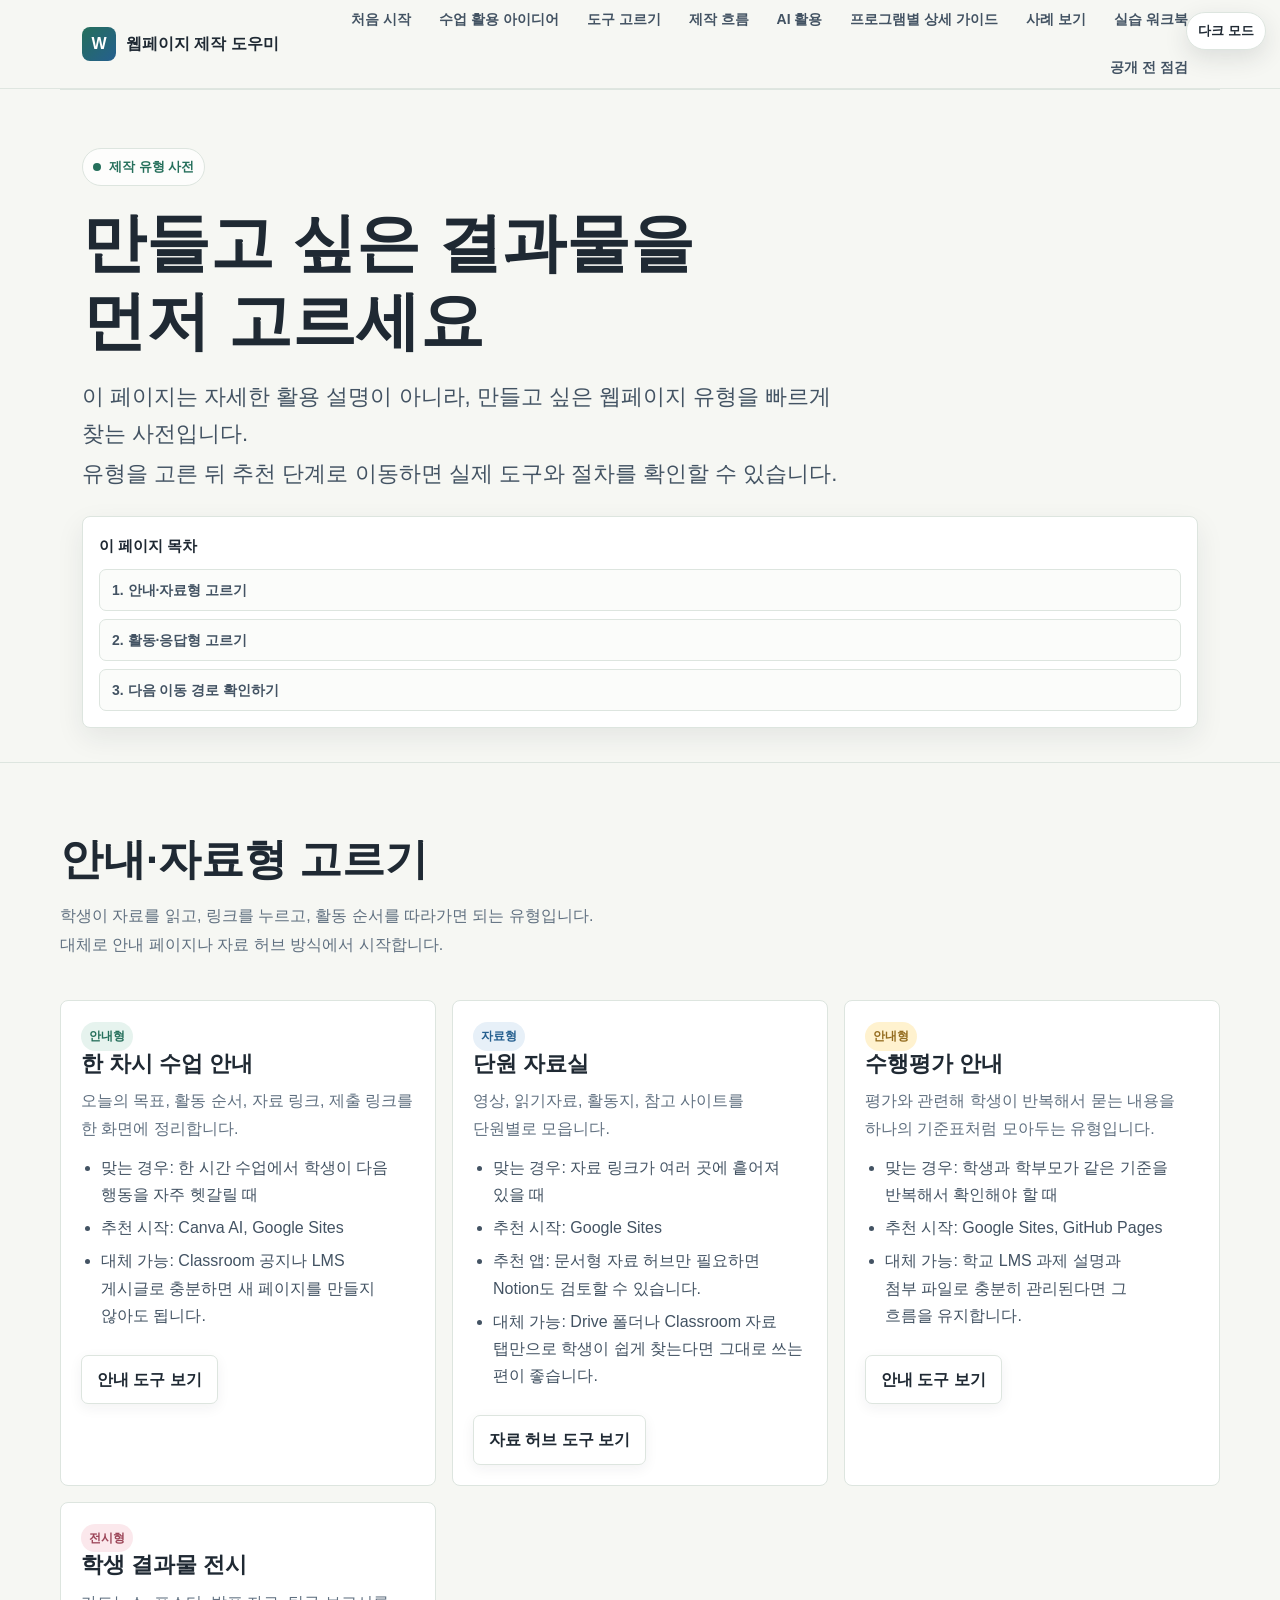
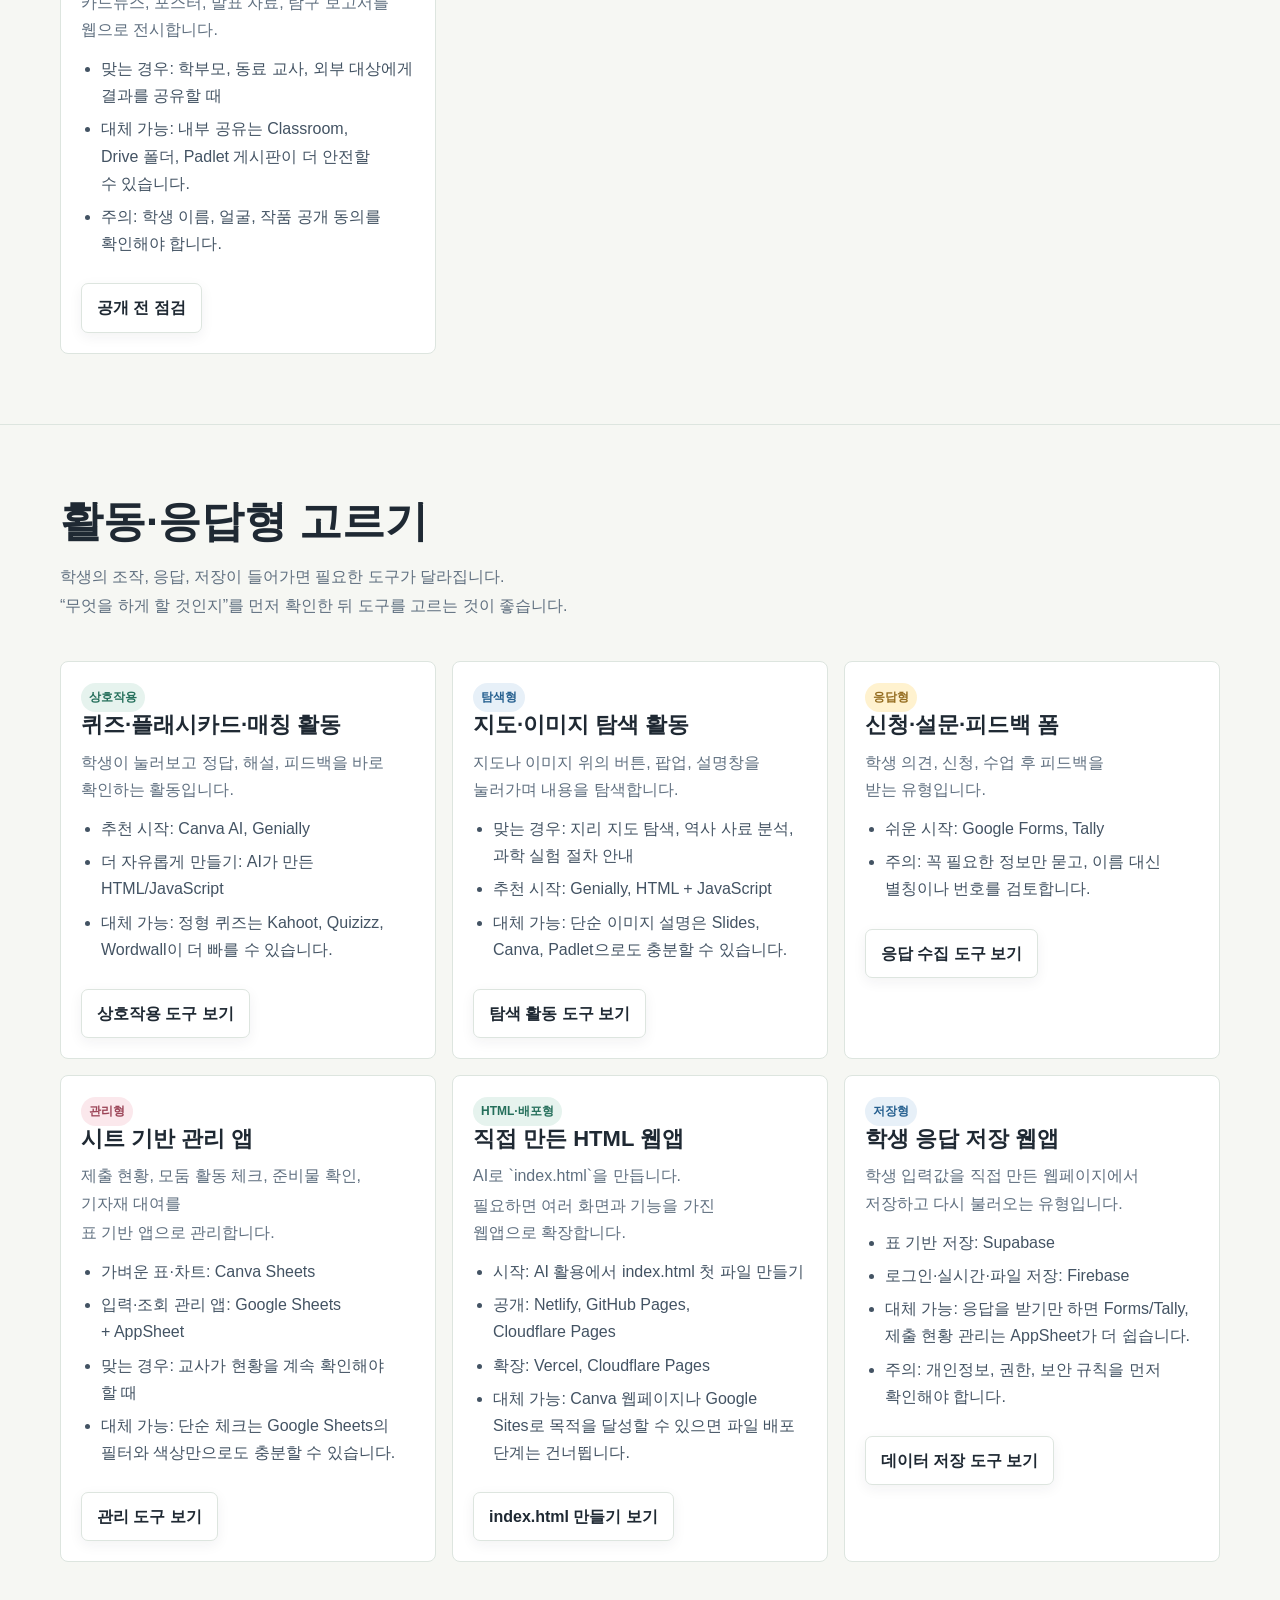
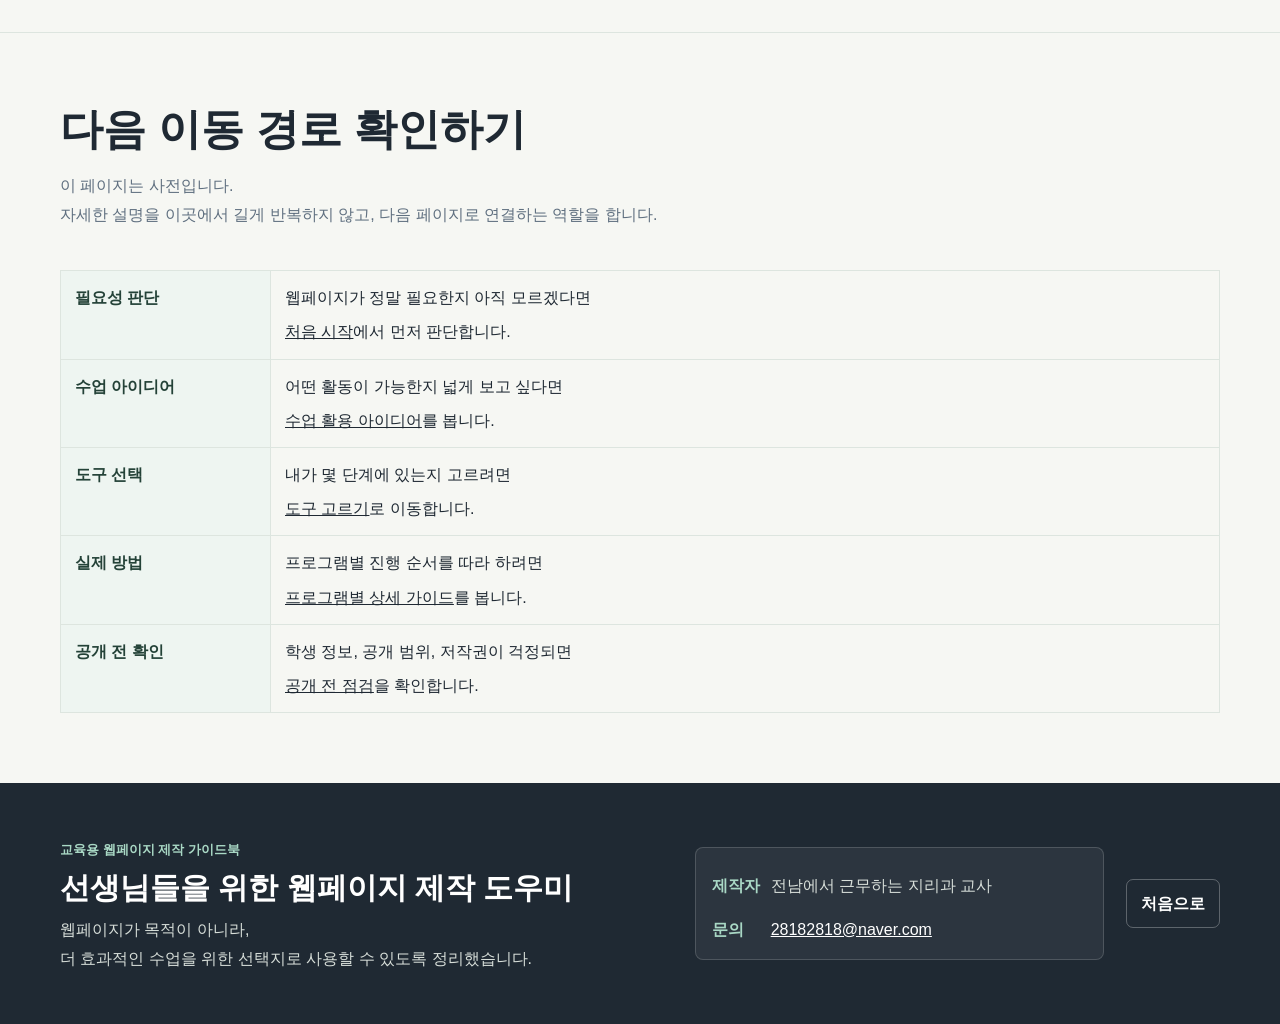
<file: pages/types.html>
<!DOCTYPE html>
<html lang="ko">
<head>
  <meta charset="UTF-8" />
  <meta name="viewport" content="width=device-width, initial-scale=1.0" />
  <title>제작 유형 사전 | 선생님들을 위한 웹페이지 제작 도우미</title>
  <link rel="stylesheet" href="../assets/styles.css?v=20260702-8" />
</head>
<body>
  <header class="site-header">
    <nav class="nav" aria-label="주요 메뉴">
      <a class="brand" href="../index.html"><span class="brand-mark">W</span><span>웹페이지 제작 도우미</span></a>
      <div class="nav-links">
        <a href="start.html">처음 시작</a>
        <a href="ideas.html">수업 활용 아이디어</a>
        <a href="choose.html">도구 고르기</a>
        <a href="workflow.html">제작 흐름</a>
        <a href="ai.html">AI 활용</a>
        <a href="tools.html">프로그램별 상세 가이드</a>
        <a href="cases.html">사례 보기</a>
        <a href="practice.html">실습 워크북</a>
        <a href="check.html">공개 전 점검</a>
      </div>
    </nav>
  </header>

  <main>
    <section class="page-hero">
      <span class="eyebrow">제작 유형 사전</span>
      <h1>만들고 싶은 결과물을 먼저 고르세요</h1>
      <p class="lead">
        <span class="line-break">이 페이지는 자세한 활용 설명이 아니라, 만들고 싶은 웹페이지 유형을 빠르게 찾는 사전입니다.</span>
        <span class="line-break">유형을 고른 뒤 추천 단계로 이동하면 실제 도구와 절차를 확인할 수 있습니다.</span>
      </p>
    </section>

    <nav class="page-toc" aria-label="제작 유형 사전 목차">
      <div class="toc-card">
        <strong>이 페이지 목차</strong>
        <div class="toc-links">
          <a href="#guide-types">1. 안내·자료형 고르기</a>
          <a href="#activity-types">2. 활동·응답형 고르기</a>
          <a href="#route-map">3. 다음 이동 경로 확인하기</a>
        </div>
      </div>
    </nav>

    <section id="guide-types">
      <div class="section-inner">
        <div class="section-head">
          <div>
            <h2>안내·자료형 고르기</h2>
            <p>
              <span class="line-break">학생이 자료를 읽고, 링크를 누르고, 활동 순서를 따라가면 되는 유형입니다.</span>
              <span class="line-break">대체로 안내 페이지나 자료 허브 방식에서 시작합니다.</span>
            </p>
          </div>
        </div>

        <div class="template-grid">
          <article class="card">
            <span class="badge">안내형</span>
            <h3>한 차시 수업 안내</h3>
            <p>오늘의 목표, 활동 순서, 자료 링크, 제출 링크를 한 화면에 정리합니다.</p>
            <ul>
              <li>맞는 경우: 한 시간 수업에서 학생이 다음 행동을 자주 헷갈릴 때</li>
              <li>추천 시작: Canva AI, Google Sites</li>
              <li>대체 가능: Classroom 공지나 LMS 게시글로 충분하면 새 페이지를 만들지 않아도 됩니다.</li>
            </ul>
            <div class="actions"><a class="btn" href="tools.html#stage-1">안내 도구 보기</a></div>
          </article>

          <article class="card blue">
            <span class="badge">자료형</span>
            <h3>단원 자료실</h3>
            <p>영상, 읽기자료, 활동지, 참고 사이트를 단원별로 모읍니다.</p>
            <ul>
              <li>맞는 경우: 자료 링크가 여러 곳에 흩어져 있을 때</li>
              <li>추천 시작: Google Sites</li>
              <li>추천 앱: 문서형 자료 허브만 필요하면 Notion도 검토할 수 있습니다.</li>
              <li>대체 가능: Drive 폴더나 Classroom 자료 탭만으로 학생이 쉽게 찾는다면 그대로 쓰는 편이 좋습니다.</li>
            </ul>
            <div class="actions"><a class="btn" href="tools.html#stage-1">자료 허브 도구 보기</a></div>
          </article>

          <article class="card gold">
            <span class="badge">안내형</span>
            <h3>수행평가 안내</h3>
            <p>평가와 관련해 학생이 반복해서 묻는 내용을 하나의 기준표처럼 모아두는 유형입니다.</p>
            <ul>
              <li>맞는 경우: 학생과 학부모가 같은 기준을 반복해서 확인해야 할 때</li>
              <li>추천 시작: Google Sites, GitHub Pages</li>
              <li>대체 가능: 학교 LMS 과제 설명과 첨부 파일로 충분히 관리된다면 그 흐름을 유지합니다.</li>
            </ul>
            <div class="actions"><a class="btn" href="tools.html#stage-1">안내 도구 보기</a></div>
          </article>

          <article class="card rose">
            <span class="badge">전시형</span>
            <h3>학생 결과물 전시</h3>
            <p>카드뉴스, 포스터, 발표 자료, 탐구 보고서를 웹으로 전시합니다.</p>
            <ul>
              <li>맞는 경우: 학부모, 동료 교사, 외부 대상에게 결과를 공유할 때</li>
              <li>대체 가능: 내부 공유는 Classroom, Drive 폴더, Padlet 게시판이 더 안전할 수 있습니다.</li>
              <li>주의: 학생 이름, 얼굴, 작품 공개 동의를 확인해야 합니다.</li>
            </ul>
            <div class="actions"><a class="btn" href="check.html">공개 전 점검</a></div>
          </article>
        </div>
      </div>
    </section>

    <section id="activity-types">
      <div class="section-inner">
        <div class="section-head">
          <div>
            <h2>활동·응답형 고르기</h2>
            <p>
              <span class="line-break">학생의 조작, 응답, 저장이 들어가면 필요한 도구가 달라집니다.</span>
              <span class="line-break">“무엇을 하게 할 것인지”를 먼저 확인한 뒤 도구를 고르는 것이 좋습니다.</span>
            </p>
          </div>
        </div>

        <div class="template-grid">
          <article class="card">
            <span class="badge">상호작용</span>
            <h3>퀴즈·플래시카드·매칭 활동</h3>
            <p>학생이 눌러보고 정답, 해설, 피드백을 바로 확인하는 활동입니다.</p>
            <ul>
              <li>추천 시작: Canva AI, Genially</li>
              <li>더 자유롭게 만들기: AI가 만든 HTML/JavaScript</li>
              <li>대체 가능: 정형 퀴즈는 Kahoot, Quizizz, Wordwall이 더 빠를 수 있습니다.</li>
            </ul>
            <div class="actions"><a class="btn" href="tools.html#stage-2">상호작용 도구 보기</a></div>
          </article>

          <article class="card blue">
            <span class="badge">탐색형</span>
            <h3>지도·이미지 탐색 활동</h3>
            <p>지도나 이미지 위의 버튼, 팝업, 설명창을 눌러가며 내용을 탐색합니다.</p>
            <ul>
              <li>맞는 경우: 지리 지도 탐색, 역사 사료 분석, 과학 실험 절차 안내</li>
              <li>추천 시작: Genially, HTML + JavaScript</li>
              <li>대체 가능: 단순 이미지 설명은 Slides, Canva, Padlet으로도 충분할 수 있습니다.</li>
            </ul>
            <div class="actions"><a class="btn" href="tools.html#stage-2">탐색 활동 도구 보기</a></div>
          </article>

          <article class="card gold">
            <span class="badge">응답형</span>
            <h3>신청·설문·피드백 폼</h3>
            <p>학생 의견, 신청, 수업 후 피드백을 받는 유형입니다.</p>
            <ul>
              <li>쉬운 시작: Google Forms, Tally</li>
              <li>주의: 꼭 필요한 정보만 묻고, 이름 대신 별칭이나 번호를 검토합니다.</li>
            </ul>
            <div class="actions"><a class="btn" href="tools.html#stage-3">응답 수집 도구 보기</a></div>
          </article>

          <article class="card rose">
            <span class="badge">관리형</span>
            <h3>시트 기반 관리 앱</h3>
            <p>
              <span class="line-break">제출 현황, 모둠 활동 체크, 준비물 확인, 기자재 대여를</span>
              <span class="line-break">표 기반 앱으로 관리합니다.</span>
            </p>
            <ul>
              <li>가벼운 표·차트: Canva Sheets</li>
              <li>입력·조회 관리 앱: Google Sheets + AppSheet</li>
              <li>맞는 경우: 교사가 현황을 계속 확인해야 할 때</li>
              <li>대체 가능: 단순 체크는 Google Sheets의 필터와 색상만으로도 충분할 수 있습니다.</li>
            </ul>
            <div class="actions"><a class="btn" href="tools.html#stage-3">관리 도구 보기</a></div>
          </article>

          <article class="card">
            <span class="badge">HTML·배포형</span>
            <h3>직접 만든 HTML 웹앱</h3>
            <p>
              <span class="line-break">AI로 `index.html`을 만듭니다.</span>
              <span class="line-break">필요하면 여러 화면과 기능을 가진 웹앱으로 확장합니다.</span>
            </p>
            <ul>
              <li>시작: AI 활용에서 index.html 첫 파일 만들기</li>
              <li>공개: Netlify, GitHub Pages, Cloudflare Pages</li>
              <li>확장: Vercel, Cloudflare Pages</li>
              <li>대체 가능: Canva 웹페이지나 Google Sites로 목적을 달성할 수 있으면 파일 배포 단계는 건너뜁니다.</li>
            </ul>
            <div class="actions"><a class="btn" href="ai.html#index">index.html 만들기 보기</a></div>
          </article>

          <article class="card blue">
            <span class="badge">저장형</span>
            <h3>학생 응답 저장 웹앱</h3>
            <p>학생 입력값을 직접 만든 웹페이지에서 저장하고 다시 불러오는 유형입니다.</p>
            <ul>
              <li>표 기반 저장: Supabase</li>
              <li>로그인·실시간·파일 저장: Firebase</li>
              <li>대체 가능: 응답을 받기만 하면 Forms/Tally, 제출 현황 관리는 AppSheet가 더 쉽습니다.</li>
              <li>주의: 개인정보, 권한, 보안 규칙을 먼저 확인해야 합니다.</li>
            </ul>
            <div class="actions"><a class="btn" href="tools.html#stage-7">데이터 저장 도구 보기</a></div>
          </article>
        </div>
      </div>
    </section>

    <section id="route-map">
      <div class="section-inner">
        <div class="section-head">
          <div>
            <h2>다음 이동 경로 확인하기</h2>
            <p>
              <span class="line-break">이 페이지는 사전입니다.</span>
              <span class="line-break">자세한 설명을 이곳에서 길게 반복하지 않고, 다음 페이지로 연결하는 역할을 합니다.</span>
            </p>
          </div>
        </div>

        <table class="info-table">
          <tr><th>필요성 판단</th><td><span class="line-break">웹페이지가 정말 필요한지 아직 모르겠다면</span><span class="line-break"><a href="start.html">처음 시작</a>에서 먼저 판단합니다.</span></td></tr>
          <tr><th>수업 아이디어</th><td><span class="line-break">어떤 활동이 가능한지 넓게 보고 싶다면</span><span class="line-break"><a href="ideas.html">수업 활용 아이디어</a>를 봅니다.</span></td></tr>
          <tr><th>도구 선택</th><td><span class="line-break">내가 몇 단계에 있는지 고르려면</span><span class="line-break"><a href="choose.html">도구 고르기</a>로 이동합니다.</span></td></tr>
          <tr><th>실제 방법</th><td><span class="line-break">프로그램별 진행 순서를 따라 하려면</span><span class="line-break"><a href="tools.html">프로그램별 상세 가이드</a>를 봅니다.</span></td></tr>
          <tr><th>공개 전 확인</th><td><span class="line-break">학생 정보, 공개 범위, 저작권이 걱정되면</span><span class="line-break"><a href="check.html">공개 전 점검</a>을 확인합니다.</span></td></tr>
        </table>
      </div>
    </section>
  </main>

  <footer class="footer">
    <div class="footer-inner">
      <div class="footer-main">
        <span class="footer-kicker">교육용 웹페이지 제작 가이드북</span>
        <strong class="footer-title">선생님들을 위한 웹페이지 제작 도우미</strong>
        <p>
          <span class="line-break">웹페이지가 목적이 아니라,</span>
          <span class="line-break">더 효과적인 수업을 위한 선택지로 사용할 수 있도록 정리했습니다.</span>
        </p>
      </div>
      <div class="footer-meta">
        <p><span>제작자</span> 전남에서 근무하는 지리과 교사</p>
        <p><span>문의</span> <a href="mailto:28182818@naver.com">28182818@naver.com</a></p>
      </div>
      <a class="footer-home" href="../index.html">처음으로</a>
    </div>
  </footer>
  <script src="../assets/app.js?v=20260702-8"></script>
</body>
</html>
</file>
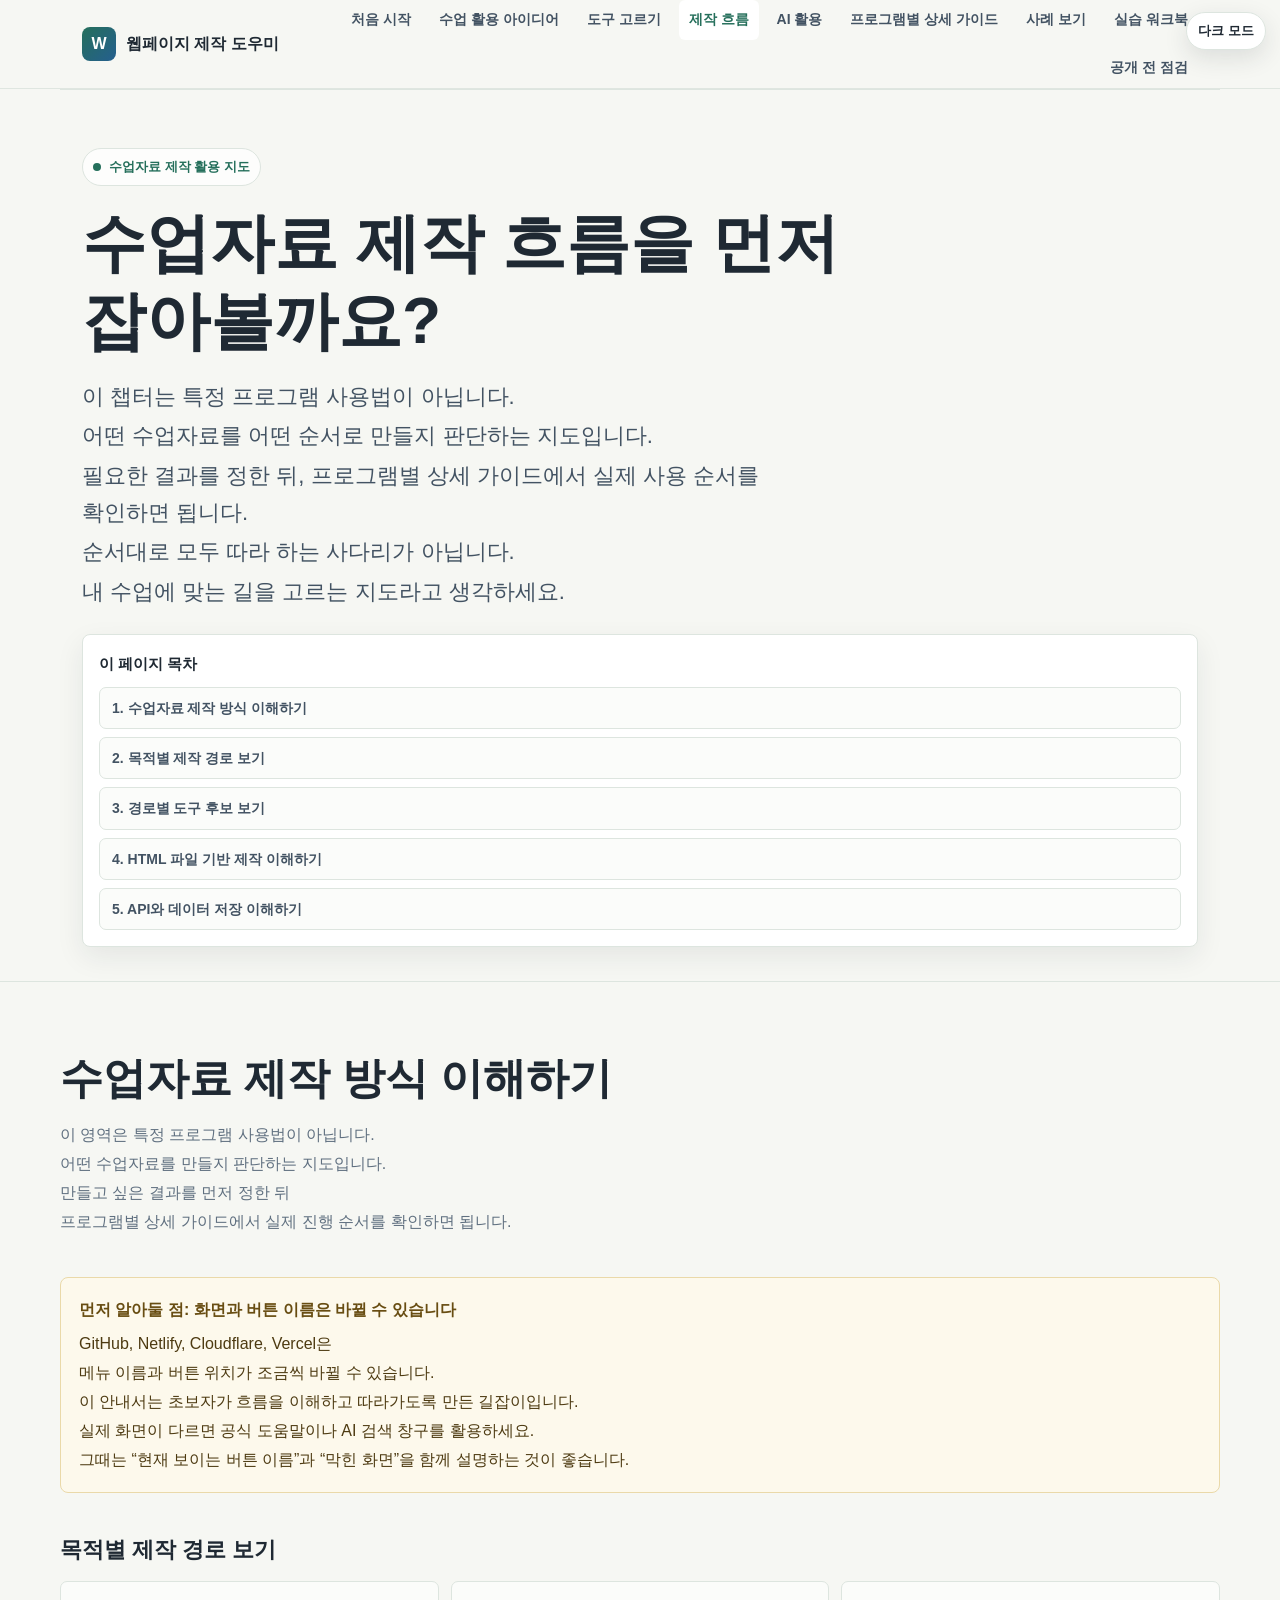
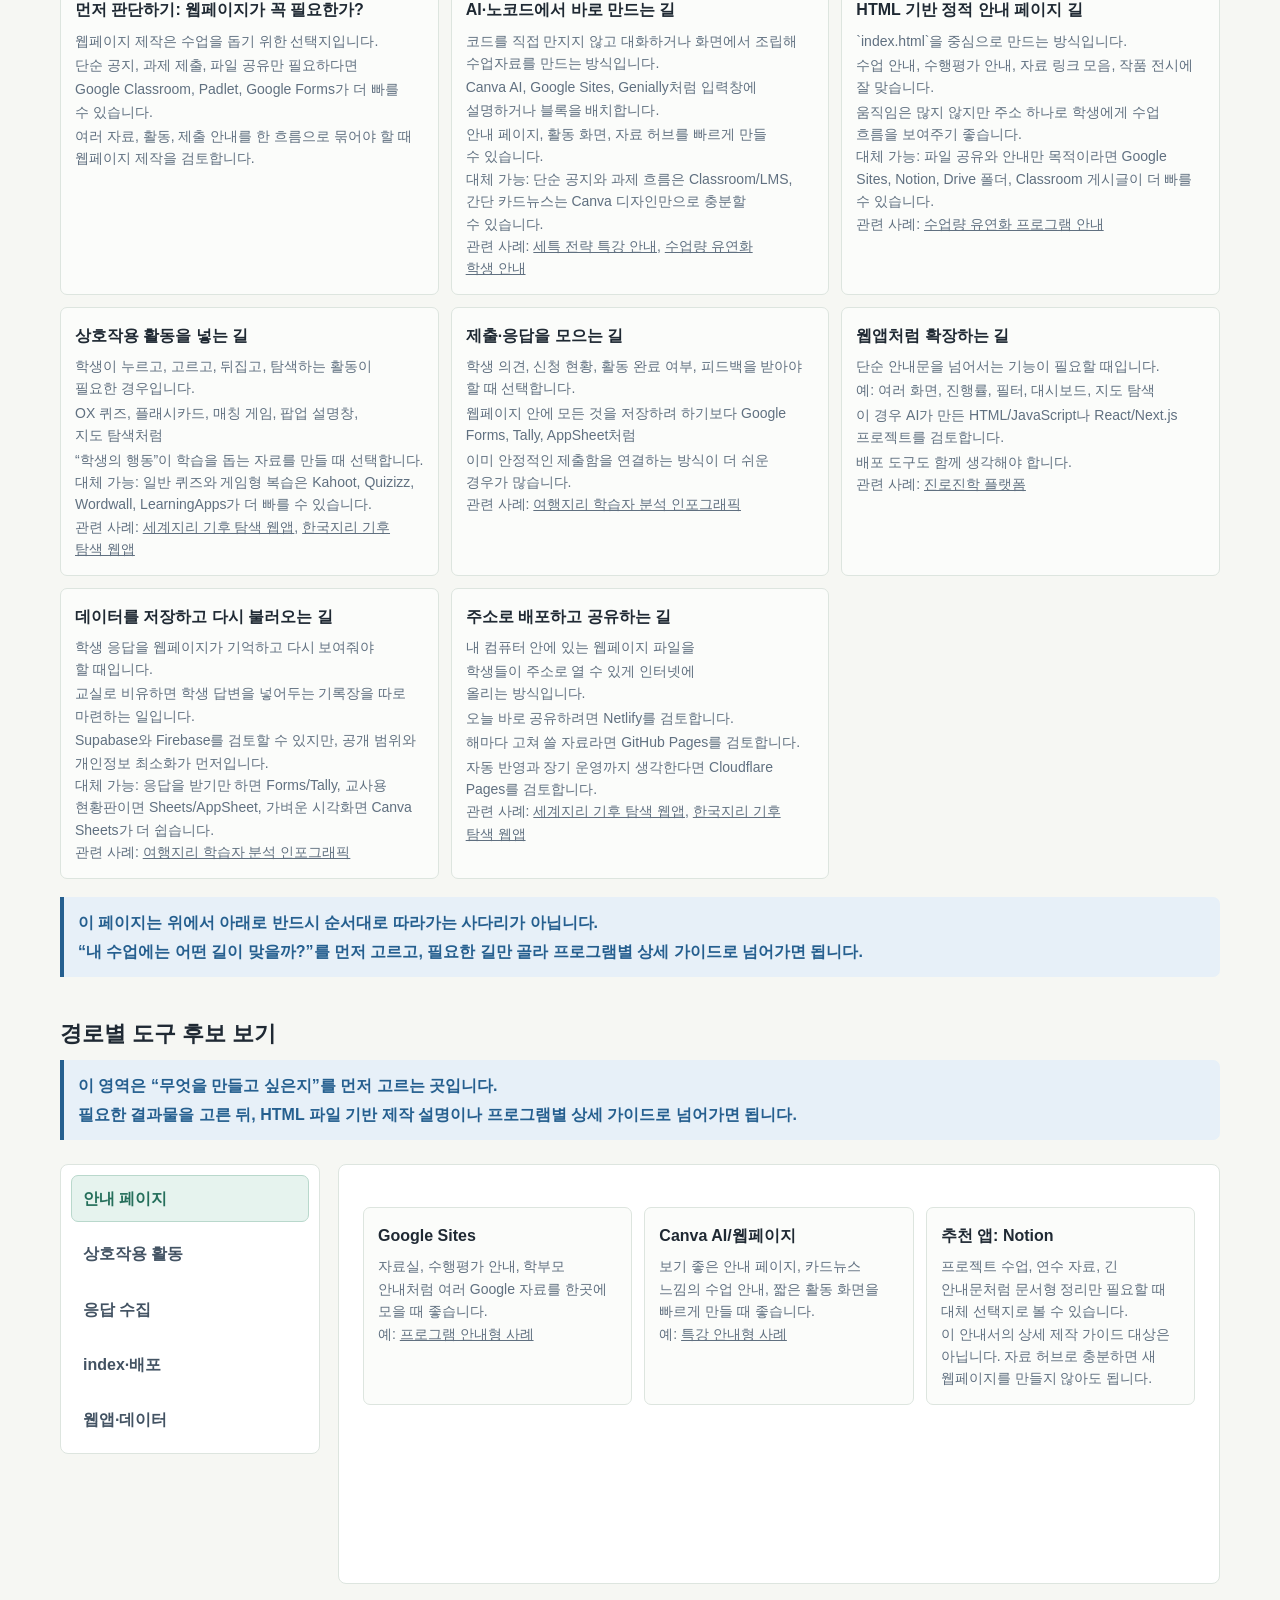
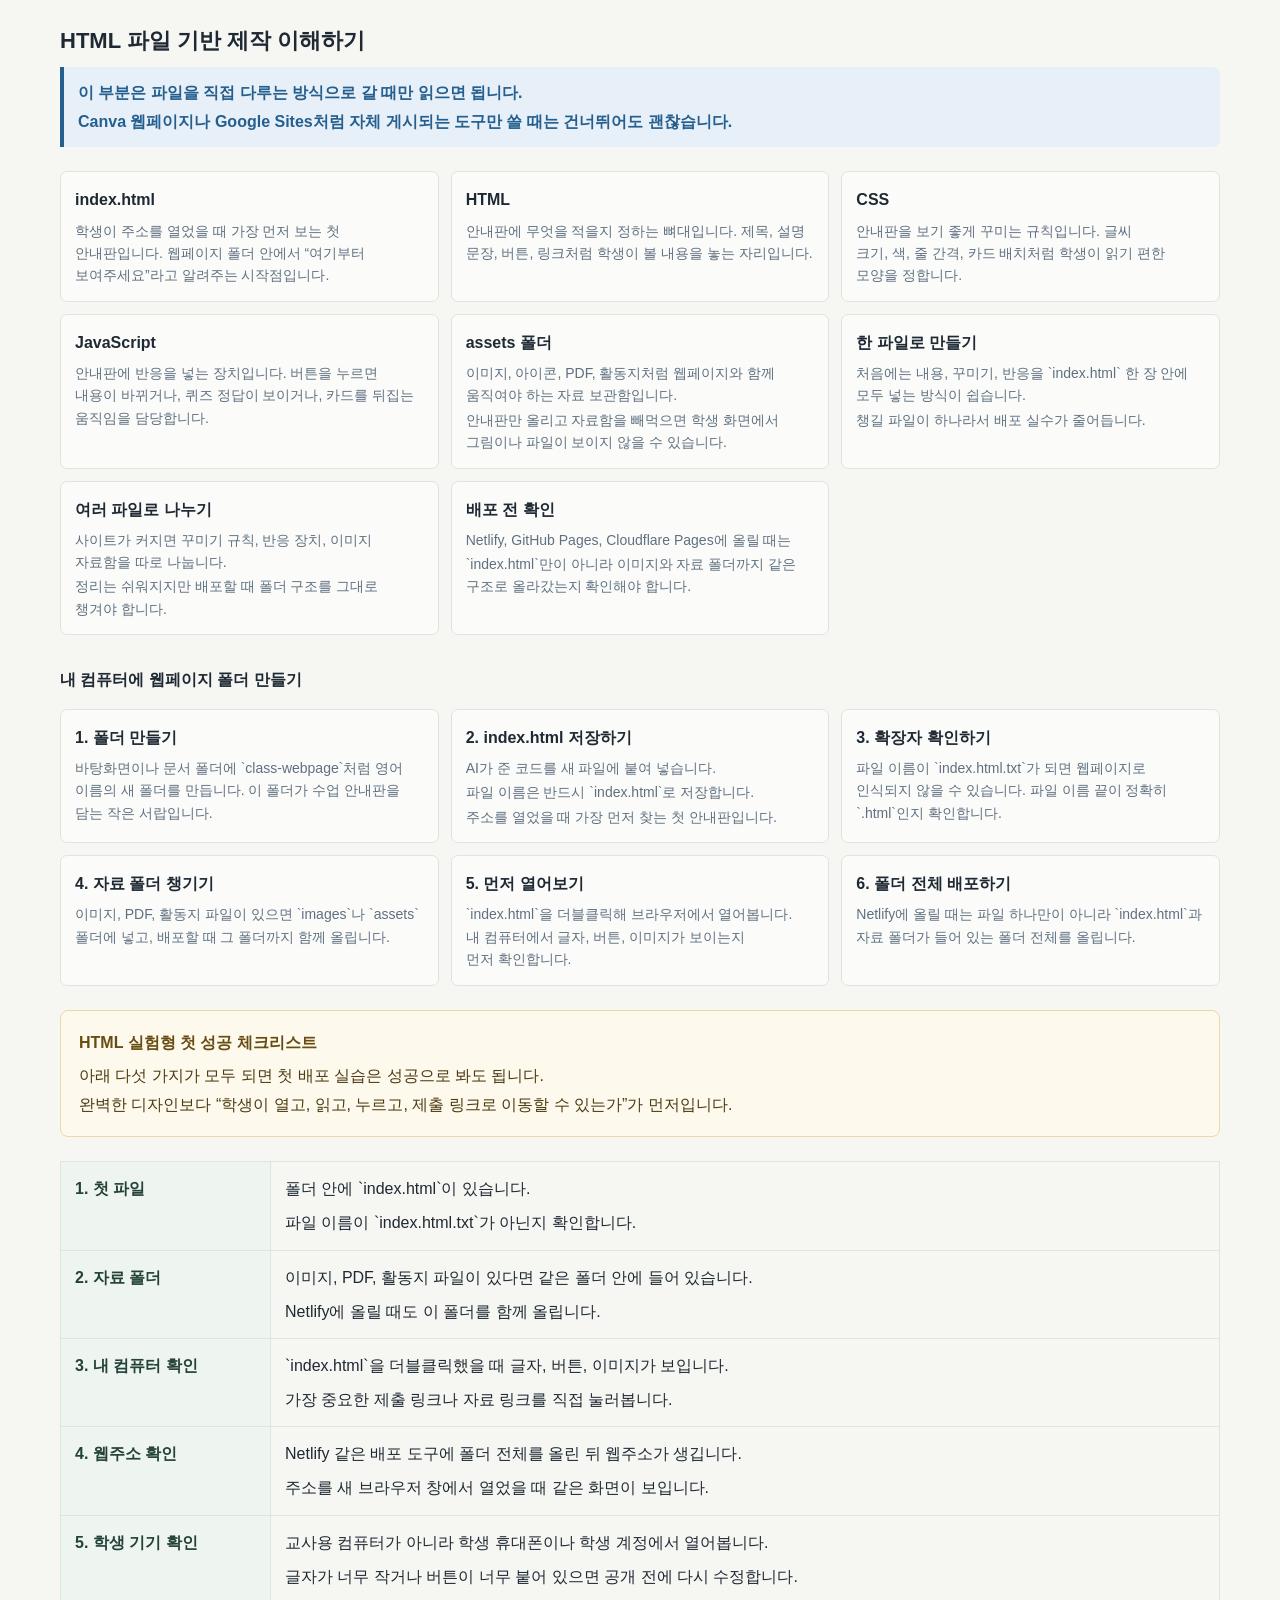
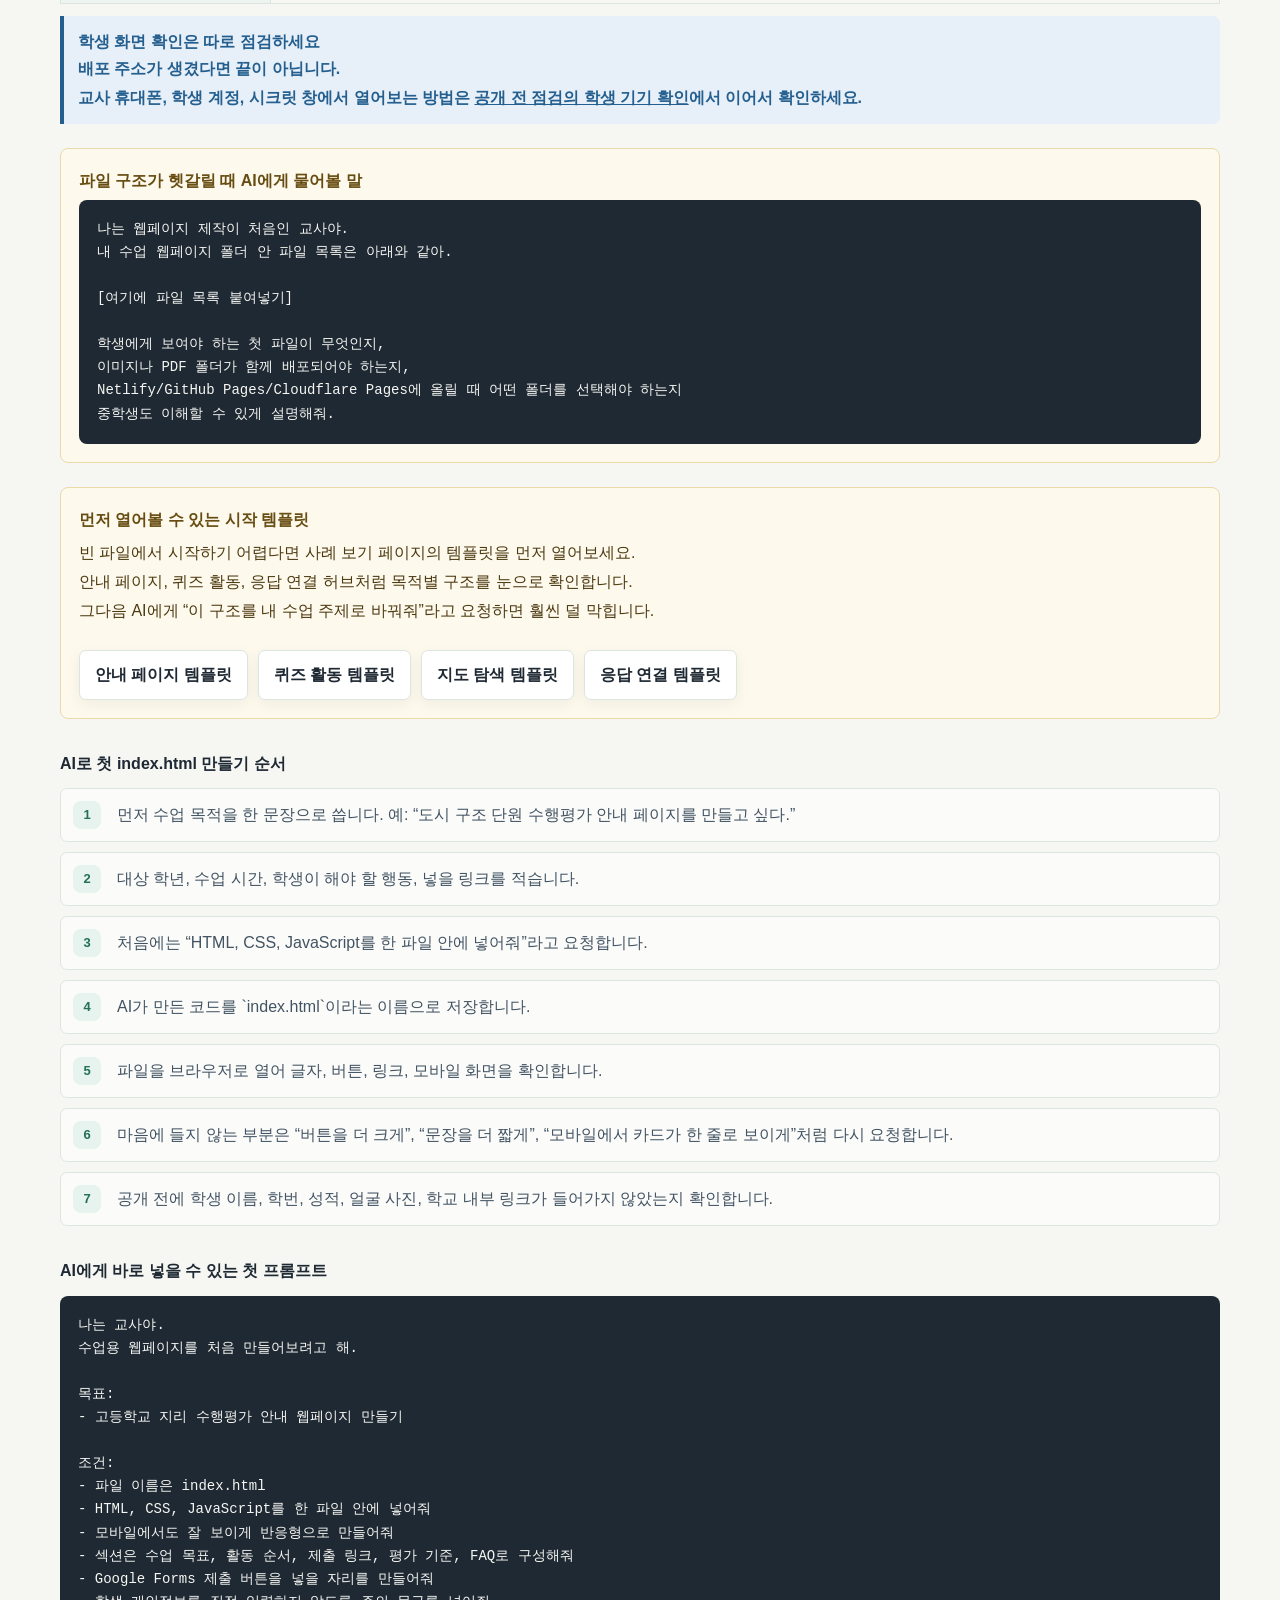
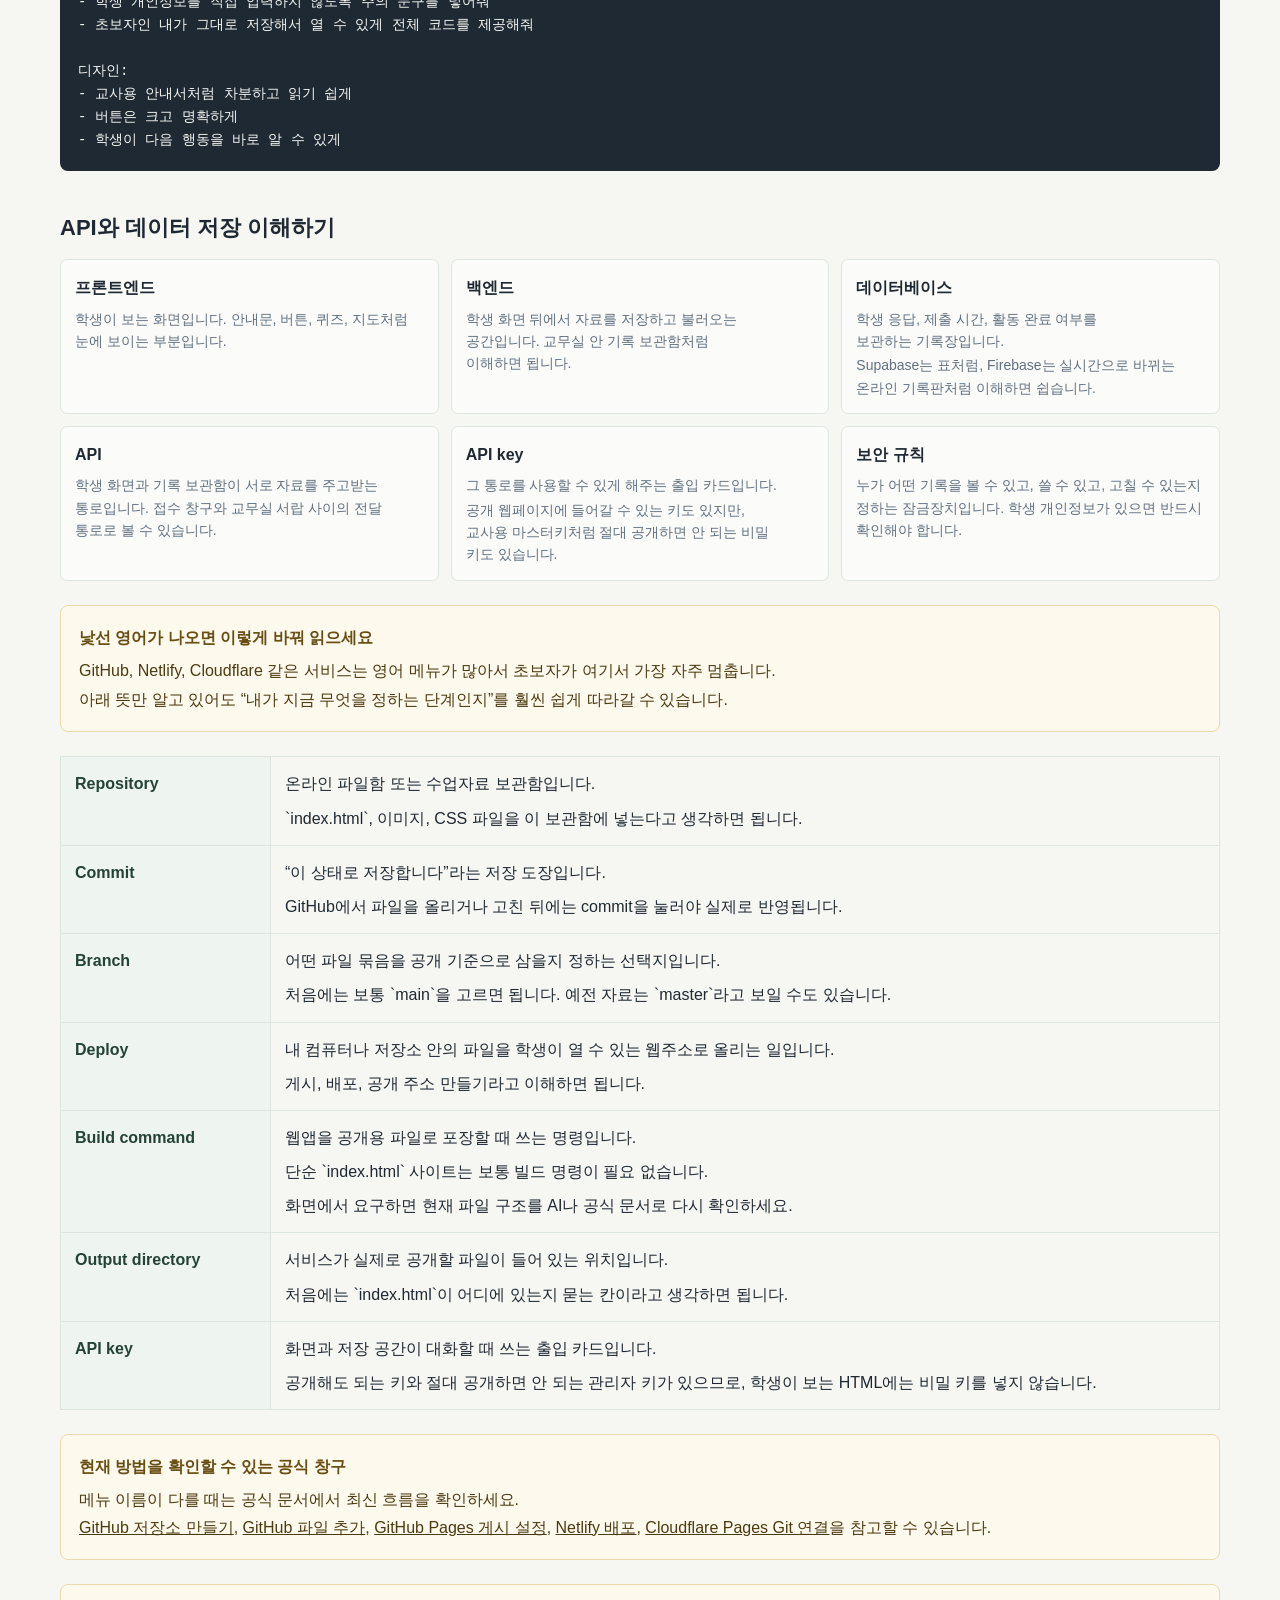
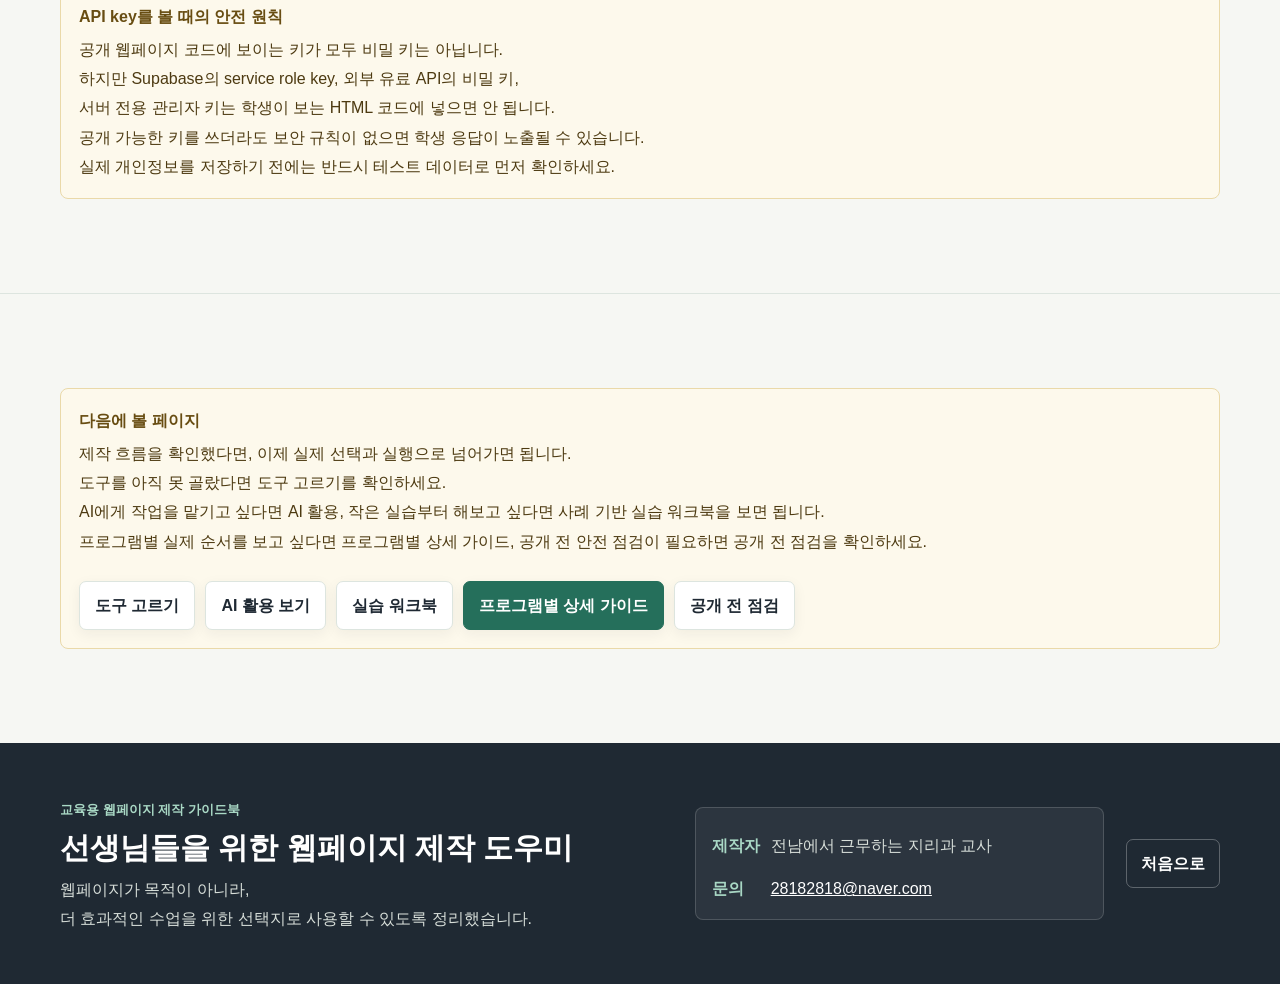
<file: pages/workflow.html>
<!DOCTYPE html>
<html lang="ko">
<head>
  <meta charset="UTF-8" />
  <meta name="viewport" content="width=device-width, initial-scale=1.0" />
  <title>제작 흐름 | 선생님들을 위한 웹페이지 제작 도우미</title>
  <link rel="stylesheet" href="../assets/styles.css?v=20260702-8" />
</head>
<body>
  <header class="site-header">
    <nav class="nav" aria-label="주요 메뉴">
      <a class="brand" href="../index.html"><span class="brand-mark">W</span><span>웹페이지 제작 도우미</span></a>
      <div class="nav-links">
        <a href="start.html">처음 시작</a>
        <a href="ideas.html">수업 활용 아이디어</a>
        <a href="choose.html">도구 고르기</a>
        <a href="workflow.html" aria-current="page">제작 흐름</a>
        <a href="ai.html">AI 활용</a>
        <a href="tools.html">프로그램별 상세 가이드</a>
        <a href="cases.html">사례 보기</a>
        <a href="practice.html">실습 워크북</a>
        <a href="check.html">공개 전 점검</a>
      </div>
    </nav>
  </header>

  <main>
    <section class="page-hero">
      <span class="eyebrow">수업자료 제작 활용 지도</span>
      <h1>수업자료 제작 흐름을 먼저 잡아볼까요?</h1>
      <p class="lead">
        <span class="line-break">이 챕터는 특정 프로그램 사용법이 아닙니다.</span>
        <span class="line-break">어떤 수업자료를 어떤 순서로 만들지 판단하는 지도입니다.</span>
        <span class="line-break">필요한 결과를 정한 뒤, 프로그램별 상세 가이드에서 실제 사용 순서를 확인하면 됩니다.</span>
        <span class="line-break">순서대로 모두 따라 하는 사다리가 아닙니다.</span>
        <span class="line-break">내 수업에 맞는 길을 고르는 지도라고 생각하세요.</span>
      </p>
    </section>

    <nav class="page-toc" aria-label="제작 흐름 목차">
      <div class="toc-card">
        <strong>이 페이지 목차</strong>
        <div class="toc-links">
          <a href="#program-use-map">1. 수업자료 제작 방식 이해하기</a>
          <a href="#roadmap">2. 목적별 제작 경로 보기</a>
          <a href="#stage-guide">3. 경로별 도구 후보 보기</a>
          <a href="#html-file-basics">4. HTML 파일 기반 제작 이해하기</a>
          <a href="#api-basics">5. API와 데이터 저장 이해하기</a>
        </div>
      </div>
    </nav>
    <section id="program-use-map">
      <div class="section-inner">
        <div class="section-head">
          <div>
            <h2>수업자료 제작 방식 이해하기</h2>
            <p>
              <span class="line-break">이 영역은 특정 프로그램 사용법이 아닙니다.</span>
              <span class="line-break">어떤 수업자료를 만들지 판단하는 지도입니다.</span>
              <span class="line-break">만들고 싶은 결과를 먼저 정한 뒤</span>
              <span class="line-break">프로그램별 상세 가이드에서 실제 진행 순서를 확인하면 됩니다.</span>
            </p>
          </div>
        </div>
        <div class="callout">
          <strong>먼저 알아둘 점: 화면과 버튼 이름은 바뀔 수 있습니다</strong>
          <span class="line-break">GitHub, Netlify, Cloudflare, Vercel은</span>
          <span class="line-break">메뉴 이름과 버튼 위치가 조금씩 바뀔 수 있습니다.</span>
          <span class="line-break">이 안내서는 초보자가 흐름을 이해하고 따라가도록 만든 길잡이입니다.</span>
          <span class="line-break">실제 화면이 다르면 공식 도움말이나 AI 검색 창구를 활용하세요.</span>
          <span class="line-break">그때는 “현재 보이는 버튼 이름”과 “막힌 화면”을 함께 설명하는 것이 좋습니다.</span>
        </div>

        <h3 id="roadmap">목적별 제작 경로 보기</h3>
        <div class="detail-grid">
          <div class="detail-box" id="path-need">
            <strong>먼저 판단하기: 웹페이지가 꼭 필요한가?</strong>
            <p>
              <span class="line-break">웹페이지 제작은 수업을 돕기 위한 선택지입니다.</span>
              <span class="line-break">단순 공지, 과제 제출, 파일 공유만 필요하다면</span>
              <span class="line-break">Google Classroom, Padlet, Google Forms가 더 빠를 수 있습니다.</span>
              <span class="line-break">여러 자료, 활동, 제출 안내를 한 흐름으로 묶어야 할 때 웹페이지 제작을 검토합니다.</span>
            </p>
          </div>
          <div class="detail-box" id="path-ai-direct">
            <strong>AI·노코드에서 바로 만드는 길</strong>
            <p>
              <span class="line-break">코드를 직접 만지지 않고 대화하거나 화면에서 조립해 수업자료를 만드는 방식입니다.</span>
              <span class="line-break">Canva AI, Google Sites, Genially처럼 입력창에 설명하거나 블록을 배치합니다.</span>
              <span class="line-break">안내 페이지, 활동 화면, 자료 허브를 빠르게 만들 수 있습니다.</span>
            </p>
            <p class="muted">대체 가능: 단순 공지와 과제 흐름은 Classroom/LMS, 간단 카드뉴스는 Canva 디자인만으로 충분할 수 있습니다.</p>
            <p class="muted">관련 사례: <a href="cases.html#case-lecture-guide">세특 전략 특강 안내</a>, <a href="cases.html#case-student-guide">수업량 유연화 학생 안내</a></p>
          </div>
          <div class="detail-box" id="path-static-html">
            <strong>HTML 기반 정적 안내 페이지 길</strong>
            <p>
              <span class="line-break">`index.html`을 중심으로 만드는 방식입니다.</span>
              <span class="line-break">수업 안내, 수행평가 안내, 자료 링크 모음, 작품 전시에 잘 맞습니다.</span>
              <span class="line-break">움직임은 많지 않지만 주소 하나로 학생에게 수업 흐름을 보여주기 좋습니다.</span>
            </p>
            <p class="muted">대체 가능: 파일 공유와 안내만 목적이라면 Google Sites, Notion, Drive 폴더, Classroom 게시글이 더 빠를 수 있습니다.</p>
            <p class="muted">관련 사례: <a href="cases.html#case-program-guide">수업량 유연화 프로그램 안내</a></p>
          </div>
          <div class="detail-box" id="path-interactive">
            <strong>상호작용 활동을 넣는 길</strong>
            <p>
              <span class="line-break">학생이 누르고, 고르고, 뒤집고, 탐색하는 활동이 필요한 경우입니다.</span>
              <span class="line-break">OX 퀴즈, 플래시카드, 매칭 게임, 팝업 설명창, 지도 탐색처럼</span>
              <span class="line-break">“학생의 행동”이 학습을 돕는 자료를 만들 때 선택합니다.</span>
            </p>
            <p class="muted">대체 가능: 일반 퀴즈와 게임형 복습은 Kahoot, Quizizz, Wordwall, LearningApps가 더 빠를 수 있습니다.</p>
            <p class="muted">관련 사례: <a href="cases.html#case-world-climate">세계지리 기후 탐색 웹앱</a>, <a href="cases.html#case-korea-climate">한국지리 기후 탐색 웹앱</a></p>
          </div>
          <div class="detail-box" id="path-response">
            <strong>제출·응답을 모으는 길</strong>
            <p>
              <span class="line-break">학생 의견, 신청 현황, 활동 완료 여부, 피드백을 받아야 할 때 선택합니다.</span>
              <span class="line-break">웹페이지 안에 모든 것을 저장하려 하기보다 Google Forms, Tally, AppSheet처럼</span>
              <span class="line-break">이미 안정적인 제출함을 연결하는 방식이 더 쉬운 경우가 많습니다.</span>
            </p>
            <p class="muted">관련 사례: <a href="cases.html#case-travel-dashboard">여행지리 학습자 분석 인포그래픽</a></p>
          </div>
          <div class="detail-box" id="path-webapp">
            <strong>웹앱처럼 확장하는 길</strong>
            <p>
              <span class="line-break">단순 안내문을 넘어서는 기능이 필요할 때입니다.</span>
              <span class="line-break">예: 여러 화면, 진행률, 필터, 대시보드, 지도 탐색</span>
              <span class="line-break">이 경우 AI가 만든 HTML/JavaScript나 React/Next.js 프로젝트를 검토합니다.</span>
              <span class="line-break">배포 도구도 함께 생각해야 합니다.</span>
            </p>
            <p class="muted">관련 사례: <a href="cases.html#case-career-platform">진로진학 플랫폼</a></p>
          </div>
          <div class="detail-box" id="path-database">
            <strong>데이터를 저장하고 다시 불러오는 길</strong>
            <p>
              <span class="line-break">학생 응답을 웹페이지가 기억하고 다시 보여줘야 할 때입니다.</span>
              <span class="line-break">교실로 비유하면 학생 답변을 넣어두는 기록장을 따로 마련하는 일입니다.</span>
              <span class="line-break">Supabase와 Firebase를 검토할 수 있지만, 공개 범위와 개인정보 최소화가 먼저입니다.</span>
            </p>
            <p class="muted">대체 가능: 응답을 받기만 하면 Forms/Tally, 교사용 현황판이면 Sheets/AppSheet, 가벼운 시각화면 Canva Sheets가 더 쉽습니다.</p>
            <p class="muted">관련 사례: <a href="cases.html#case-travel-dashboard">여행지리 학습자 분석 인포그래픽</a></p>
          </div>
          <div class="detail-box" id="path-deploy">
            <strong>주소로 배포하고 공유하는 길</strong>
            <p>
              <span class="line-break">내 컴퓨터 안에 있는 웹페이지 파일을</span>
              <span class="line-break">학생들이 주소로 열 수 있게 인터넷에 올리는 방식입니다.</span>
              <span class="line-break">오늘 바로 공유하려면 Netlify를 검토합니다.</span>
              <span class="line-break">해마다 고쳐 쓸 자료라면 GitHub Pages를 검토합니다.</span>
              <span class="line-break">자동 반영과 장기 운영까지 생각한다면 Cloudflare Pages를 검토합니다.</span>
            </p>
            <p class="muted">관련 사례: <a href="cases.html#case-world-climate">세계지리 기후 탐색 웹앱</a>, <a href="cases.html#case-korea-climate">한국지리 기후 탐색 웹앱</a></p>
          </div>
        </div>

        <div class="mini-note">
          <span class="line-break">이 페이지는 위에서 아래로 반드시 순서대로 따라가는 사다리가 아닙니다.</span>
          <span class="line-break">“내 수업에는 어떤 길이 맞을까?”를 먼저 고르고, 필요한 길만 골라 프로그램별 상세 가이드로 넘어가면 됩니다.</span>
        </div>

        <h3 id="stage-guide">경로별 도구 후보 보기</h3>
        <div class="mini-note">
          <span class="line-break">이 영역은 “무엇을 만들고 싶은지”를 먼저 고르는 곳입니다.</span>
          <span class="line-break">필요한 결과물을 고른 뒤, HTML 파일 기반 제작 설명이나 프로그램별 상세 가이드로 넘어가면 됩니다.</span>
        </div>

        <div class="tabs" data-tabs>
          <div class="tab-list" role="tablist" aria-label="단계별 빠른 선택">
            <button class="tab-button" role="tab" aria-selected="true" aria-controls="stage-guide-page" id="tab-stage-guide-page">안내 페이지</button>
            <button class="tab-button" role="tab" aria-selected="false" aria-controls="stage-interactive" id="tab-stage-interactive">상호작용 활동</button>
            <button class="tab-button" role="tab" aria-selected="false" aria-controls="stage-response" id="tab-stage-response">응답 수집</button>
            <button class="tab-button" role="tab" aria-selected="false" aria-controls="stage-deploy" id="tab-stage-deploy">index·배포</button>
            <button class="tab-button" role="tab" aria-selected="false" aria-controls="stage-data" id="tab-stage-data">웹앱·데이터</button>
          </div>

          <article class="tab-panel" role="tabpanel" id="stage-guide-page" aria-labelledby="tab-stage-guide-page">
            <div class="detail-grid">
              <div class="detail-box"><strong>Google Sites</strong><p>자료실, 수행평가 안내, 학부모 안내처럼 여러 Google 자료를 한곳에 모을 때 좋습니다.</p><p class="muted">예: <a href="cases.html#case-program-guide">프로그램 안내형 사례</a></p></div>
              <div class="detail-box"><strong>Canva AI/웹페이지</strong><p>보기 좋은 안내 페이지, 카드뉴스 느낌의 수업 안내, 짧은 활동 화면을 빠르게 만들 때 좋습니다.</p><p class="muted">예: <a href="cases.html#case-lecture-guide">특강 안내형 사례</a></p></div>
              <div class="detail-box"><strong>추천 앱: Notion</strong><p>프로젝트 수업, 연수 자료, 긴 안내문처럼 문서형 정리만 필요할 때 대체 선택지로 볼 수 있습니다.</p><p class="muted">이 안내서의 상세 제작 가이드 대상은 아닙니다. 자료 허브로 충분하면 새 웹페이지를 만들지 않아도 됩니다.</p></div>
            </div>
          </article>

          <article class="tab-panel" role="tabpanel" id="stage-interactive" aria-labelledby="tab-stage-interactive" hidden>
            <div class="detail-grid">
              <div class="detail-box"><strong>Canva AI</strong><p>퀴즈, 플래시카드, 매칭, 팝업 설명 같은 간단한 조작형 활동을 말로 요청해 만들 수 있습니다.</p><p class="muted">예: 짧은 개념 확인 퀴즈</p></div>
              <div class="detail-box"><strong>Genially</strong><p>이미지 위 버튼, 방탈출형 미션, 지도 탐색처럼 학생이 눌러보는 활동에 잘 맞습니다.</p><p class="muted">예: <a href="cases.html#case-korea-climate">한국지리 탐색 활동</a></p></div>
              <div class="detail-box"><strong>HTML + JavaScript</strong><p>AI가 만든 코드를 활용하면 더 자유로운 퀴즈, 계산기, 지도 탐색 화면을 만들 수 있습니다.</p><p class="muted">예: <a href="cases.html#case-world-climate">세계지리 기후 탐색 웹앱</a></p></div>
            </div>
          </article>

          <article class="tab-panel" role="tabpanel" id="stage-response" aria-labelledby="tab-stage-response" hidden>
            <div class="detail-grid">
              <div class="detail-box"><strong>Google Forms</strong><p>학교 계정과 익숙한 응답 수집이 중요하면 가장 먼저 검토합니다.</p></div>
              <div class="detail-box"><strong>Tally</strong><p>모바일에서 보기 좋은 신청서, 피드백 폼, 조건부 질문이 필요할 때 좋습니다.</p></div>
              <div class="detail-box"><strong>AppSheet</strong><p>Google Sheets를 앱처럼 만들어 제출 현황, 모둠 체크, 기자재 대여를 관리할 때 좋습니다.</p><p class="muted">예: <a href="cases.html#case-travel-dashboard">학습자 분석·관리형 사례</a></p></div>
            </div>
          </article>

          <article class="tab-panel" role="tabpanel" id="stage-deploy" aria-labelledby="tab-stage-deploy" hidden>
            <div class="detail-grid">
              <div class="detail-box"><strong>AI로 index.html</strong><p>먼저 첫 파일을 만들어야 합니다. 수업 목적, 활동 순서, 링크, 모바일 조건을 AI에게 자세히 말합니다.</p></div>
              <div class="detail-box"><strong>Netlify</strong><p>가장 빠른 첫 배포 경험에 좋습니다. 폴더 전체를 올리면 바로 웹주소가 생깁니다.</p><p class="muted">예: <a href="cases.html#case-world-climate">기후 탐색 웹앱 공유</a></p></div>
              <div class="detail-box"><strong>GitHub Pages / Cloudflare Pages</strong><p>장기 운영, 자동 배포, 수정 기록 관리가 필요할 때 단계적으로 배웁니다.</p><p class="muted">예: 매년 수정하는 수행평가 안내 사이트</p></div>
            </div>
          </article>

          <article class="tab-panel" role="tabpanel" id="stage-data" aria-labelledby="tab-stage-data" hidden>
            <div class="detail-grid">
              <div class="detail-box"><strong>Vercel</strong><p>React/Next.js 같은 프로젝트형 웹앱을 배포할 때 사용합니다.</p><p class="muted">예: <a href="cases.html#case-career-platform">자료 탐색 플랫폼 확장</a></p></div>
              <div class="detail-box"><strong>Supabase</strong><p>학생 응답, 제출 목록, 지도 데이터처럼 표 형태로 저장할 때 검토합니다.</p><p class="muted">예: 지도 탐구 의견 저장</p></div>
              <div class="detail-box"><strong>Firebase</strong><p>로그인, 실시간 동기화, 파일 저장처럼 기능이 많은 웹앱에 적합합니다.</p><p class="muted">예: 로그인 기반 학습 진행률 저장</p></div>
            </div>
          </article>
        </div>

        <h3 id="html-file-basics">HTML 파일 기반 제작 이해하기</h3>
        <div class="mini-note">
          <span class="line-break">이 부분은 파일을 직접 다루는 방식으로 갈 때만 읽으면 됩니다.</span>
          <span class="line-break">Canva 웹페이지나 Google Sites처럼 자체 게시되는 도구만 쓸 때는 건너뛰어도 괜찮습니다.</span>
        </div>
        <div class="detail-grid">
          <div class="detail-box">
            <strong>index.html</strong>
            <p>학생이 주소를 열었을 때 가장 먼저 보는 첫 안내판입니다. 웹페이지 폴더 안에서 “여기부터 보여주세요”라고 알려주는 시작점입니다.</p>
          </div>
          <div class="detail-box">
            <strong>HTML</strong>
            <p>안내판에 무엇을 적을지 정하는 뼈대입니다. 제목, 설명 문장, 버튼, 링크처럼 학생이 볼 내용을 놓는 자리입니다.</p>
          </div>
          <div class="detail-box">
            <strong>CSS</strong>
            <p>안내판을 보기 좋게 꾸미는 규칙입니다. 글씨 크기, 색, 줄 간격, 카드 배치처럼 학생이 읽기 편한 모양을 정합니다.</p>
          </div>
          <div class="detail-box">
            <strong>JavaScript</strong>
            <p>안내판에 반응을 넣는 장치입니다. 버튼을 누르면 내용이 바뀌거나, 퀴즈 정답이 보이거나, 카드를 뒤집는 움직임을 담당합니다.</p>
          </div>
          <div class="detail-box">
            <strong>assets 폴더</strong>
            <p>
              <span class="line-break">이미지, 아이콘, PDF, 활동지처럼 웹페이지와 함께 움직여야 하는 자료 보관함입니다.</span>
              <span class="line-break">안내판만 올리고 자료함을 빼먹으면 학생 화면에서 그림이나 파일이 보이지 않을 수 있습니다.</span>
            </p>
          </div>
          <div class="detail-box">
            <strong>한 파일로 만들기</strong>
            <p>
              <span class="line-break">처음에는 내용, 꾸미기, 반응을 `index.html` 한 장 안에 모두 넣는 방식이 쉽습니다.</span>
              <span class="line-break">챙길 파일이 하나라서 배포 실수가 줄어듭니다.</span>
            </p>
          </div>
          <div class="detail-box">
            <strong>여러 파일로 나누기</strong>
            <p>
              <span class="line-break">사이트가 커지면 꾸미기 규칙, 반응 장치, 이미지 자료함을 따로 나눕니다.</span>
              <span class="line-break">정리는 쉬워지지만 배포할 때 폴더 구조를 그대로 챙겨야 합니다.</span>
            </p>
          </div>
          <div class="detail-box">
            <strong>배포 전 확인</strong>
            <p>
              <span class="line-break">Netlify, GitHub Pages, Cloudflare Pages에 올릴 때는</span>
              <span class="line-break">`index.html`만이 아니라 이미지와 자료 폴더까지 같은 구조로 올라갔는지 확인해야 합니다.</span>
            </p>
          </div>
        </div>

        <h4>내 컴퓨터에 웹페이지 폴더 만들기</h4>
        <div class="detail-grid">
          <div class="detail-box">
            <strong>1. 폴더 만들기</strong>
            <p>바탕화면이나 문서 폴더에 `class-webpage`처럼 영어 이름의 새 폴더를 만듭니다. 이 폴더가 수업 안내판을 담는 작은 서랍입니다.</p>
          </div>
          <div class="detail-box">
            <strong>2. index.html 저장하기</strong>
            <p>
              <span class="line-break">AI가 준 코드를 새 파일에 붙여 넣습니다.</span>
              <span class="line-break">파일 이름은 반드시 `index.html`로 저장합니다.</span>
              <span class="line-break">주소를 열었을 때 가장 먼저 찾는 첫 안내판입니다.</span>
            </p>
          </div>
          <div class="detail-box">
            <strong>3. 확장자 확인하기</strong>
            <p>파일 이름이 `index.html.txt`가 되면 웹페이지로 인식되지 않을 수 있습니다. 파일 이름 끝이 정확히 `.html`인지 확인합니다.</p>
          </div>
          <div class="detail-box">
            <strong>4. 자료 폴더 챙기기</strong>
            <p>이미지, PDF, 활동지 파일이 있으면 `images`나 `assets` 폴더에 넣고, 배포할 때 그 폴더까지 함께 올립니다.</p>
          </div>
          <div class="detail-box">
            <strong>5. 먼저 열어보기</strong>
            <p>`index.html`을 더블클릭해 브라우저에서 열어봅니다. 내 컴퓨터에서 글자, 버튼, 이미지가 보이는지 먼저 확인합니다.</p>
          </div>
          <div class="detail-box">
            <strong>6. 폴더 전체 배포하기</strong>
            <p>Netlify에 올릴 때는 파일 하나만이 아니라 `index.html`과 자료 폴더가 들어 있는 폴더 전체를 올립니다.</p>
          </div>
        </div>

        <div class="callout">
          <strong>HTML 실험형 첫 성공 체크리스트</strong>
          <span class="line-break">아래 다섯 가지가 모두 되면 첫 배포 실습은 성공으로 봐도 됩니다.</span>
          <span class="line-break">완벽한 디자인보다 “학생이 열고, 읽고, 누르고, 제출 링크로 이동할 수 있는가”가 먼저입니다.</span>
        </div>

        <table class="info-table">
          <tr><th>1. 첫 파일</th><td><span class="line-break">폴더 안에 `index.html`이 있습니다.</span><span class="line-break">파일 이름이 `index.html.txt`가 아닌지 확인합니다.</span></td></tr>
          <tr><th>2. 자료 폴더</th><td><span class="line-break">이미지, PDF, 활동지 파일이 있다면 같은 폴더 안에 들어 있습니다.</span><span class="line-break">Netlify에 올릴 때도 이 폴더를 함께 올립니다.</span></td></tr>
          <tr><th>3. 내 컴퓨터 확인</th><td><span class="line-break">`index.html`을 더블클릭했을 때 글자, 버튼, 이미지가 보입니다.</span><span class="line-break">가장 중요한 제출 링크나 자료 링크를 직접 눌러봅니다.</span></td></tr>
          <tr><th>4. 웹주소 확인</th><td><span class="line-break">Netlify 같은 배포 도구에 폴더 전체를 올린 뒤 웹주소가 생깁니다.</span><span class="line-break">주소를 새 브라우저 창에서 열었을 때 같은 화면이 보입니다.</span></td></tr>
          <tr><th>5. 학생 기기 확인</th><td><span class="line-break">교사용 컴퓨터가 아니라 학생 휴대폰이나 학생 계정에서 열어봅니다.</span><span class="line-break">글자가 너무 작거나 버튼이 너무 붙어 있으면 공개 전에 다시 수정합니다.</span></td></tr>
        </table>

        <div class="mini-note">
          <strong>학생 화면 확인은 따로 점검하세요</strong>
          <span class="line-break">배포 주소가 생겼다면 끝이 아닙니다.</span>
          <span class="line-break">교사 휴대폰, 학생 계정, 시크릿 창에서 열어보는 방법은 <a href="check.html#student-device-check">공개 전 점검의 학생 기기 확인</a>에서 이어서 확인하세요.</span>
        </div>

        <div class="callout">
          <strong>파일 구조가 헷갈릴 때 AI에게 물어볼 말</strong>
          <pre class="prompt-box">나는 웹페이지 제작이 처음인 교사야.
내 수업 웹페이지 폴더 안 파일 목록은 아래와 같아.

[여기에 파일 목록 붙여넣기]

학생에게 보여야 하는 첫 파일이 무엇인지,
이미지나 PDF 폴더가 함께 배포되어야 하는지,
Netlify/GitHub Pages/Cloudflare Pages에 올릴 때 어떤 폴더를 선택해야 하는지
중학생도 이해할 수 있게 설명해줘.</pre>
        </div>

        <div class="callout">
          <strong>먼저 열어볼 수 있는 시작 템플릿</strong>
          <span class="line-break">빈 파일에서 시작하기 어렵다면 사례 보기 페이지의 템플릿을 먼저 열어보세요.</span>
          <span class="line-break">안내 페이지, 퀴즈 활동, 응답 연결 허브처럼 목적별 구조를 눈으로 확인합니다.</span>
          <span class="line-break">그다음 AI에게 “이 구조를 내 수업 주제로 바꿔줘”라고 요청하면 훨씬 덜 막힙니다.</span>
          <div class="actions">
            <a class="btn" href="../templates/guide-page/index.html" target="_blank" rel="noopener">안내 페이지 템플릿</a>
            <a class="btn" href="../templates/quiz-activity/index.html" target="_blank" rel="noopener">퀴즈 활동 템플릿</a>
            <a class="btn" href="../templates/map-activity/index.html" target="_blank" rel="noopener">지도 탐색 템플릿</a>
            <a class="btn" href="../templates/form-hub/index.html" target="_blank" rel="noopener">응답 연결 템플릿</a>
          </div>
        </div>

        <h4>AI로 첫 index.html 만들기 순서</h4>
        <ol class="step-list">
          <li>먼저 수업 목적을 한 문장으로 씁니다. 예: “도시 구조 단원 수행평가 안내 페이지를 만들고 싶다.”</li>
          <li>대상 학년, 수업 시간, 학생이 해야 할 행동, 넣을 링크를 적습니다.</li>
          <li>처음에는 “HTML, CSS, JavaScript를 한 파일 안에 넣어줘”라고 요청합니다.</li>
          <li>AI가 만든 코드를 `index.html`이라는 이름으로 저장합니다.</li>
          <li>파일을 브라우저로 열어 글자, 버튼, 링크, 모바일 화면을 확인합니다.</li>
          <li>마음에 들지 않는 부분은 “버튼을 더 크게”, “문장을 더 짧게”, “모바일에서 카드가 한 줄로 보이게”처럼 다시 요청합니다.</li>
          <li>공개 전에 학생 이름, 학번, 성적, 얼굴 사진, 학교 내부 링크가 들어가지 않았는지 확인합니다.</li>
        </ol>

        <h4>AI에게 바로 넣을 수 있는 첫 프롬프트</h4>
        <pre class="prompt-box">나는 교사야.
수업용 웹페이지를 처음 만들어보려고 해.

목표:
- 고등학교 지리 수행평가 안내 웹페이지 만들기

조건:
- 파일 이름은 index.html
- HTML, CSS, JavaScript를 한 파일 안에 넣어줘
- 모바일에서도 잘 보이게 반응형으로 만들어줘
- 섹션은 수업 목표, 활동 순서, 제출 링크, 평가 기준, FAQ로 구성해줘
- Google Forms 제출 버튼을 넣을 자리를 만들어줘
- 학생 개인정보를 직접 입력하지 않도록 주의 문구를 넣어줘
- 초보자인 내가 그대로 저장해서 열 수 있게 전체 코드를 제공해줘

디자인:
- 교사용 안내서처럼 차분하고 읽기 쉽게
- 버튼은 크고 명확하게
- 학생이 다음 행동을 바로 알 수 있게</pre>

        <h3 id="api-basics">API와 데이터 저장 이해하기</h3>
        <div class="detail-grid">
          <div class="detail-box">
            <strong>프론트엔드</strong>
            <p>학생이 보는 화면입니다. 안내문, 버튼, 퀴즈, 지도처럼 눈에 보이는 부분입니다.</p>
          </div>
          <div class="detail-box">
            <strong>백엔드</strong>
            <p>학생 화면 뒤에서 자료를 저장하고 불러오는 공간입니다. 교무실 안 기록 보관함처럼 이해하면 됩니다.</p>
          </div>
          <div class="detail-box">
            <strong>데이터베이스</strong>
            <p>
              <span class="line-break">학생 응답, 제출 시간, 활동 완료 여부를 보관하는 기록장입니다.</span>
              <span class="line-break">Supabase는 표처럼, Firebase는 실시간으로 바뀌는 온라인 기록판처럼 이해하면 쉽습니다.</span>
            </p>
          </div>
          <div class="detail-box">
            <strong>API</strong>
            <p>학생 화면과 기록 보관함이 서로 자료를 주고받는 통로입니다. 접수 창구와 교무실 서랍 사이의 전달 통로로 볼 수 있습니다.</p>
          </div>
          <div class="detail-box">
            <strong>API key</strong>
            <p>
              <span class="line-break">그 통로를 사용할 수 있게 해주는 출입 카드입니다.</span>
              <span class="line-break">공개 웹페이지에 들어갈 수 있는 키도 있지만, 교사용 마스터키처럼 절대 공개하면 안 되는 비밀 키도 있습니다.</span>
            </p>
          </div>
          <div class="detail-box">
            <strong>보안 규칙</strong>
            <p>누가 어떤 기록을 볼 수 있고, 쓸 수 있고, 고칠 수 있는지 정하는 잠금장치입니다. 학생 개인정보가 있으면 반드시 확인해야 합니다.</p>
          </div>
        </div>

        <div class="callout">
          <strong>낯선 영어가 나오면 이렇게 바꿔 읽으세요</strong>
          <span class="line-break">GitHub, Netlify, Cloudflare 같은 서비스는 영어 메뉴가 많아서 초보자가 여기서 가장 자주 멈춥니다.</span>
          <span class="line-break">아래 뜻만 알고 있어도 “내가 지금 무엇을 정하는 단계인지”를 훨씬 쉽게 따라갈 수 있습니다.</span>
        </div>

        <table class="info-table">
          <tr><th>Repository</th><td><span class="line-break">온라인 파일함 또는 수업자료 보관함입니다.</span><span class="line-break">`index.html`, 이미지, CSS 파일을 이 보관함에 넣는다고 생각하면 됩니다.</span></td></tr>
          <tr><th>Commit</th><td><span class="line-break">“이 상태로 저장합니다”라는 저장 도장입니다.</span><span class="line-break">GitHub에서 파일을 올리거나 고친 뒤에는 commit을 눌러야 실제로 반영됩니다.</span></td></tr>
          <tr><th>Branch</th><td><span class="line-break">어떤 파일 묶음을 공개 기준으로 삼을지 정하는 선택지입니다.</span><span class="line-break">처음에는 보통 `main`을 고르면 됩니다. 예전 자료는 `master`라고 보일 수도 있습니다.</span></td></tr>
          <tr><th>Deploy</th><td><span class="line-break">내 컴퓨터나 저장소 안의 파일을 학생이 열 수 있는 웹주소로 올리는 일입니다.</span><span class="line-break">게시, 배포, 공개 주소 만들기라고 이해하면 됩니다.</span></td></tr>
          <tr><th>Build command</th><td><span class="line-break">웹앱을 공개용 파일로 포장할 때 쓰는 명령입니다.</span><span class="line-break">단순 `index.html` 사이트는 보통 빌드 명령이 필요 없습니다.</span><span class="line-break">화면에서 요구하면 현재 파일 구조를 AI나 공식 문서로 다시 확인하세요.</span></td></tr>
          <tr><th>Output directory</th><td><span class="line-break">서비스가 실제로 공개할 파일이 들어 있는 위치입니다.</span><span class="line-break">처음에는 `index.html`이 어디에 있는지 묻는 칸이라고 생각하면 됩니다.</span></td></tr>
          <tr><th>API key</th><td><span class="line-break">화면과 저장 공간이 대화할 때 쓰는 출입 카드입니다.</span><span class="line-break">공개해도 되는 키와 절대 공개하면 안 되는 관리자 키가 있으므로, 학생이 보는 HTML에는 비밀 키를 넣지 않습니다.</span></td></tr>
        </table>

        <div class="callout">
          <strong>현재 방법을 확인할 수 있는 공식 창구</strong>
          <span class="line-break">메뉴 이름이 다를 때는 공식 문서에서 최신 흐름을 확인하세요.</span>
          <a href="https://docs.github.com/en/repositories/creating-and-managing-repositories/creating-a-new-repository" target="_blank" rel="noopener">GitHub 저장소 만들기</a>,
          <a href="https://docs.github.com/en/repositories/working-with-files/managing-files/adding-a-file-to-a-repository" target="_blank" rel="noopener">GitHub 파일 추가</a>,
          <a href="https://docs.github.com/en/pages/getting-started-with-github-pages/configuring-a-publishing-source-for-your-github-pages-site" target="_blank" rel="noopener">GitHub Pages 게시 설정</a>,
          <a href="https://docs.netlify.com/deploy/create-deploys/" target="_blank" rel="noopener">Netlify 배포</a>,
          <a href="https://developers.cloudflare.com/pages/get-started/git-integration/" target="_blank" rel="noopener">Cloudflare Pages Git 연결</a>을 참고할 수 있습니다.
        </div>

        <div class="callout">
          <strong>API key를 볼 때의 안전 원칙</strong>
          <span class="line-break">공개 웹페이지 코드에 보이는 키가 모두 비밀 키는 아닙니다.</span>
          <span class="line-break">하지만 Supabase의 service role key, 외부 유료 API의 비밀 키,</span>
          <span class="line-break">서버 전용 관리자 키는 학생이 보는 HTML 코드에 넣으면 안 됩니다.</span>
          <span class="line-break">공개 가능한 키를 쓰더라도 보안 규칙이 없으면 학생 응답이 노출될 수 있습니다.</span>
          <span class="line-break">실제 개인정보를 저장하기 전에는 반드시 테스트 데이터로 먼저 확인하세요.</span>
        </div>

      </div>
    </section>


    <section>
      <div class="section-inner">
        <div class="callout">
          <strong>다음에 볼 페이지</strong>
          <span class="line-break">제작 흐름을 확인했다면, 이제 실제 선택과 실행으로 넘어가면 됩니다.</span>
          <span class="line-break">도구를 아직 못 골랐다면 도구 고르기를 확인하세요.</span>
          <span class="line-break">AI에게 작업을 맡기고 싶다면 AI 활용, 작은 실습부터 해보고 싶다면 사례 기반 실습 워크북을 보면 됩니다.</span>
          <span class="line-break">프로그램별 실제 순서를 보고 싶다면 프로그램별 상세 가이드, 공개 전 안전 점검이 필요하면 공개 전 점검을 확인하세요.</span>
          <div class="actions">
            <a class="btn" href="choose.html">도구 고르기</a>
            <a class="btn" href="ai.html">AI 활용 보기</a>
            <a class="btn" href="practice.html#practice-workbook">실습 워크북</a>
            <a class="btn primary" href="tools.html">프로그램별 상세 가이드</a>
            <a class="btn" href="check.html">공개 전 점검</a>
          </div>
        </div>
      </div>
    </section>
  </main>

  <footer class="footer">
    <div class="footer-inner">
      <div class="footer-main">
        <span class="footer-kicker">교육용 웹페이지 제작 가이드북</span>
        <strong class="footer-title">선생님들을 위한 웹페이지 제작 도우미</strong>
        <p>
          <span class="line-break">웹페이지가 목적이 아니라,</span>
          <span class="line-break">더 효과적인 수업을 위한 선택지로 사용할 수 있도록 정리했습니다.</span>
        </p>
      </div>
      <div class="footer-meta">
        <p><span>제작자</span> 전남에서 근무하는 지리과 교사</p>
        <p><span>문의</span> <a href="mailto:28182818@naver.com">28182818@naver.com</a></p>
      </div>
      <a class="footer-home" href="../index.html">처음으로</a>
    </div>
  </footer>
  <script src="../assets/app.js?v=20260702-8"></script>
</body>
</html>
</file>
<file: assets/styles.css>
:root {
  --bg: #f6f7f3;
  --paper: #ffffff;
  --ink: #1f2933;
  --muted: #607080;
  --line: #dde5df;
  --green: #256f5b;
  --green-soft: #e6f3ee;
  --blue: #255f8f;
  --blue-soft: #e7f0f8;
  --gold: #946c1f;
  --gold-soft: #fff2cf;
  --rose: #9b4457;
  --rose-soft: #fbe8ec;
  --shadow: 0 18px 50px rgba(31, 41, 51, 0.12);
  --radius: 8px;
  --max: 1160px;
}

:root[data-theme="dark"] {
  --bg: #151a1f;
  --paper: #20272e;
  --ink: #f4f7f5;
  --muted: #b5c0c8;
  --line: #34404a;
  --green: #a9d8c5;
  --green-soft: #1c3a32;
  --blue: #b6d5ee;
  --blue-soft: #1c3348;
  --gold: #e7c982;
  --gold-soft: #453719;
  --rose: #e7a9b5;
  --rose-soft: #4a2630;
  --shadow: 0 18px 50px rgba(0, 0, 0, 0.32);
}

* {
  box-sizing: border-box;
}

html {
  scroll-behavior: smooth;
}

body {
  margin: 0;
  font-family: -apple-system, BlinkMacSystemFont, "Segoe UI", "Noto Sans KR", sans-serif;
  background: var(--bg);
  color: var(--ink);
  line-height: 1.7;
  word-break: keep-all;
  overflow-wrap: break-word;
}

:root[data-theme="dark"] body {
  color-scheme: dark;
}

a {
  color: inherit;
}

button,
input {
  font: inherit;
}

.site-header {
  position: sticky;
  top: 0;
  z-index: 10;
  border-bottom: 1px solid rgba(221, 229, 223, 0.9);
  background: rgba(246, 247, 243, 0.95);
  backdrop-filter: blur(14px);
}

:root[data-theme="dark"] .site-header {
  background: rgba(21, 26, 31, 0.94);
}

.nav {
  max-width: var(--max);
  min-height: 68px;
  margin: 0 auto;
  padding: 0 22px;
  display: flex;
  align-items: center;
  justify-content: space-between;
  gap: 18px;
}

.brand {
  display: flex;
  align-items: center;
  gap: 10px;
  text-decoration: none;
  font-weight: 900;
  white-space: nowrap;
}

.brand-mark {
  width: 34px;
  height: 34px;
  border-radius: 8px;
  background: linear-gradient(135deg, var(--green), var(--blue));
  color: white;
  display: grid;
  place-items: center;
}

.nav-links {
  display: flex;
  flex-wrap: wrap;
  justify-content: flex-end;
  gap: 8px;
}

.theme-toggle {
  position: fixed;
  top: 12px;
  right: 14px;
  z-index: 30;
  min-height: 36px;
  border: 1px solid var(--line);
  border-radius: 999px;
  background: var(--paper);
  color: var(--ink);
  padding: 7px 11px;
  font-size: 13px;
  font-weight: 900;
  cursor: pointer;
  box-shadow: 0 8px 24px rgba(31, 41, 51, 0.12);
}

.theme-toggle:hover,
.theme-toggle:focus-visible {
  outline: 3px solid rgba(37, 111, 91, 0.22);
}

.nav-links a {
  padding: 8px 10px;
  border-radius: 6px;
  color: #435363;
  text-decoration: none;
  font-size: 14px;
  font-weight: 800;
}

:root[data-theme="dark"] .nav-links a {
  color: #d4dce2;
}

.nav-links a:hover,
.nav-links a[aria-current="page"] {
  background: var(--paper);
  color: var(--green);
}

.page-toc {
  max-width: var(--max);
  margin: -14px auto 0;
  padding: 0 22px 34px;
}

.toc-card {
  border: 1px solid var(--line);
  border-radius: var(--radius);
  background: var(--paper);
  box-shadow: 0 10px 28px rgba(31, 41, 51, 0.08);
  padding: 16px;
}

.toc-card strong {
  display: block;
  margin-bottom: 10px;
  font-size: 15px;
}

.toc-links {
  display: grid;
  grid-template-columns: 1fr;
  gap: 8px;
}

.toc-group-label {
  margin: 10px 2px 2px;
  color: var(--muted);
  font-size: 13px;
  font-weight: 900;
}

.toc-group-label:first-child {
  margin-top: 0;
}

.toc-links a {
  display: flex;
  align-items: center;
  min-height: 36px;
  padding: 10px 12px;
  border: 1px solid var(--line);
  border-radius: 7px;
  background: #fbfcfa;
  color: #435363;
  text-decoration: none;
  font-size: 14px;
  font-weight: 900;
  line-height: 1.45;
}

.toc-links a:hover,
.toc-links a:focus-visible {
  background: var(--green-soft);
  color: var(--green);
  outline: 2px solid transparent;
}

:root[data-theme="dark"] .toc-links a {
  background: #1a2026;
  color: #d4dce2;
}

.hero {
  max-width: var(--max);
  min-height: calc(100svh - 68px);
  margin: 0 auto;
  padding: 46px 22px 34px;
  display: grid;
  grid-template-columns: minmax(0, 1.04fr) minmax(340px, 0.96fr);
  gap: 30px;
  align-items: center;
}

.page-hero {
  max-width: var(--max);
  margin: 0 auto;
  padding: 58px 22px 38px;
}

.eyebrow {
  display: inline-flex;
  align-items: center;
  gap: 8px;
  width: fit-content;
  padding: 7px 10px;
  border: 1px solid var(--line);
  border-radius: 999px;
  background: rgba(255, 255, 255, 0.78);
  color: var(--green);
  font-size: 13px;
  font-weight: 900;
}

.eyebrow::before {
  content: "";
  width: 8px;
  height: 8px;
  border-radius: 50%;
  background: var(--green);
}

:root[data-theme="dark"] .eyebrow {
  background: #20272e;
  border-color: #4b5963;
  color: #d8e8df;
}

:root[data-theme="dark"] .eyebrow::before {
  background: #a9d8c5;
}

h1,
h2,
h3 {
  margin: 0;
  line-height: 1.22;
  letter-spacing: 0;
  text-wrap: balance;
}

h1,
h2,
h3,
h4,
p,
li,
th,
td,
.btn,
.badge,
.toc-links a,
.nav-links a,
.line-break {
  word-break: keep-all;
  overflow-wrap: break-word;
  text-wrap: pretty;
}

h1 {
  margin-top: 18px;
  font-size: clamp(38px, 5vw, 66px);
  max-width: 820px;
}

h2 {
  font-size: clamp(28px, 3.4vw, 43px);
}

h3 {
  font-size: 22px;
}

h4 {
  margin: 18px 0 8px;
  font-size: 16px;
  line-height: 1.35;
}

.lead {
  max-width: 760px;
  margin: 18px 0 0;
  color: #435363;
  font-size: clamp(18px, 2.2vw, 22px);
}

:root[data-theme="dark"] .lead,
:root[data-theme="dark"] .section-head p,
:root[data-theme="dark"] .muted,
:root[data-theme="dark"] .home-card p,
:root[data-theme="dark"] .card p,
:root[data-theme="dark"] .card ul,
:root[data-theme="dark"] .card ol {
  color: var(--muted);
}

.hero-actions,
.actions {
  display: flex;
  gap: 10px;
  flex-wrap: wrap;
  margin-top: 26px;
}

.btn {
  display: inline-flex;
  align-items: center;
  justify-content: center;
  min-height: 44px;
  padding: 10px 15px;
  border: 1px solid var(--line);
  border-radius: 7px;
  background: var(--paper);
  color: var(--ink);
  text-decoration: none;
  font-weight: 900;
  cursor: pointer;
  box-shadow: 0 4px 14px rgba(31, 41, 51, 0.06);
}

.btn.primary {
  background: var(--green);
  color: #ffffff;
  border-color: var(--green);
}

:root[data-theme="dark"] .btn.primary {
  color: #10221d;
}

.btn:hover,
.btn:focus-visible {
  transform: translateY(-1px);
  outline: 3px solid rgba(37, 111, 91, 0.22);
}

.hero-panel {
  overflow: hidden;
  border: 1px solid var(--line);
  border-radius: var(--radius);
  background: var(--paper);
  box-shadow: var(--shadow);
}

.hero-panel img {
  width: 100%;
  display: block;
  aspect-ratio: 16 / 10;
  object-fit: cover;
}

.hero-note {
  display: grid;
  grid-template-columns: repeat(3, 1fr);
  gap: 10px;
  padding: 18px;
  background: #fbfcfa;
}

:root[data-theme="dark"] .hero-note,
:root[data-theme="dark"] .note-item {
  background: #1a2026;
}

.mini-stat {
  padding: 12px;
  border: 1px solid var(--line);
  border-radius: 7px;
  background: white;
}

:root[data-theme="dark"] .mini-stat {
  background: #20272e;
}

.mini-stat strong {
  display: block;
  font-size: 18px;
}

.mini-stat span {
  color: var(--muted);
  font-size: 13px;
  font-weight: 800;
}

section {
  padding: 70px 22px;
  border-top: 1px solid var(--line);
}

.section-inner {
  max-width: var(--max);
  margin: 0 auto;
}

.section-inner > .mini-note + h3,
.section-inner > .callout + h3,
.section-inner > .tabs + h3,
.section-inner > .template-grid + h3,
.section-inner > .detail-grid + h3,
.section-inner > .info-table + h3,
.section-inner > .prompt-box + h3 {
  margin-top: 44px;
}

.section-inner > h4 {
  margin-top: 34px;
  margin-bottom: 14px;
}

.section-head {
  display: flex;
  align-items: end;
  justify-content: space-between;
  gap: 22px;
  margin-bottom: 26px;
}

.section-head p,
.muted {
  max-width: 760px;
  color: var(--muted);
}

.home-grid,
.card-grid,
.tool-grid,
.case-grid,
.template-grid {
  display: grid;
  gap: 16px;
}

.home-grid {
  grid-template-columns: repeat(3, minmax(0, 1fr));
}

.card-grid {
  grid-template-columns: repeat(4, minmax(0, 1fr));
}

.tool-grid,
.case-grid,
.template-grid {
  grid-template-columns: repeat(3, minmax(0, 1fr));
}

.home-card,
.card {
  min-width: 0;
  border: 1px solid var(--line);
  border-radius: var(--radius);
  background: var(--paper);
  padding: 20px;
}

.card {
  position: relative;
}

.home-card {
  min-height: 210px;
  display: flex;
  flex-direction: column;
  justify-content: space-between;
  gap: 18px;
  text-decoration: none;
  transition: transform 160ms ease, box-shadow 160ms ease;
}

.home-card:hover,
.home-card:focus-visible {
  transform: translateY(-3px);
  box-shadow: var(--shadow);
  outline: 3px solid rgba(37, 111, 91, 0.18);
}

.home-card strong {
  display: block;
  margin-top: 12px;
  font-size: 23px;
  line-height: 1.3;
}

.home-card p,
.card p {
  margin: 10px 0 0;
  color: var(--muted);
}

:root[data-theme="dark"] .card,
:root[data-theme="dark"] .home-card,
:root[data-theme="dark"] .tab-list,
:root[data-theme="dark"] .tab-panel,
:root[data-theme="dark"] .hero-panel {
  background: var(--paper);
}

.card ul,
.card ol {
  margin: 12px 0 0;
  padding-left: 20px;
  color: #435363;
}

.card li + li {
  margin-top: 6px;
}

.section-head.compact {
  margin-bottom: 14px;
}

.example-showcase,
.element-guide {
  margin: 26px 0;
}

.mobile-collapse > summary {
  display: none;
}

.mobile-collapse-body > :first-child {
  margin-top: 0;
}

.example-gallery {
  display: grid;
  grid-template-columns: repeat(4, minmax(0, 1fr));
  gap: 12px;
}

.example-card {
  overflow: hidden;
  border: 1px solid var(--line);
  border-radius: var(--radius);
  background: var(--paper);
  box-shadow: 0 10px 28px rgba(31, 41, 51, 0.06);
}

.example-card img,
.case-thumb img {
  display: block;
  width: 100%;
  aspect-ratio: 16 / 9;
  object-fit: contain;
  background: #eef2ef;
  padding: 8px;
  border-bottom: 1px solid var(--line);
}

:root[data-theme="dark"] .example-card img,
:root[data-theme="dark"] .case-thumb img {
  background: #151a1f;
}

.example-card > div {
  padding: 14px;
}

.example-card h4,
.element-guide-card h4 {
  margin: 8px 0 6px;
  line-height: 1.35;
}

.example-card p,
.element-guide-card p {
  margin: 0;
  color: var(--muted);
  font-size: 14px;
  line-height: 1.6;
}

.example-source-note {
  margin-top: 10px !important;
  padding-top: 10px;
  border-top: 1px solid var(--line);
  color: var(--blue) !important;
  font-weight: 800;
}

.element-guide-grid {
  display: grid;
  grid-template-columns: repeat(3, minmax(0, 1fr));
  gap: 12px;
}

.element-guide-card {
  min-width: 0;
  border: 1px solid var(--line);
  border-radius: var(--radius);
  background: #fbfcfa;
  padding: 16px;
}

:root[data-theme="dark"] .element-guide-card {
  background: #1a2026;
}

.element-guide-card ul,
.case-points {
  margin: 12px 0 0;
  padding-left: 18px;
  color: var(--muted);
  font-size: 14px;
  line-height: 1.6;
}

.element-guide-card li + li,
.case-points li + li {
  margin-top: 7px;
}

.case-card {
  overflow: hidden;
  padding: 0;
}

.case-card > :not(.case-thumb) {
  margin-left: 16px;
  margin-right: 16px;
}

.case-card > .badge {
  margin-top: 16px;
}

.case-card > :last-child {
  margin-bottom: 18px;
}

.case-thumb {
  margin: 0;
}

.case-points strong {
  color: var(--ink);
}

.tool-icon {
  display: inline-grid;
  place-items: center;
  width: 38px;
  height: 38px;
  margin-bottom: 12px;
  border-radius: 10px;
  background: var(--green-soft);
  color: var(--green);
  font-size: 18px;
  font-weight: 900;
}

.blue .tool-icon,
.tool-icon.blue {
  background: var(--blue-soft);
  color: var(--blue);
}

.gold .tool-icon,
.tool-icon.gold {
  background: var(--gold-soft);
  color: var(--gold);
}

.rose .tool-icon,
.tool-icon.rose {
  background: var(--rose-soft);
  color: var(--rose);
}

.line-break {
  display: block;
}

.line-break + .line-break {
  margin-top: 2px;
}

.info-table td .line-break + .line-break {
  margin-top: 7px;
}

.info-table td .line-break strong:first-child {
  display: inline-block;
  min-width: 46px;
}

.level-table td .line-break {
  display: grid;
  grid-template-columns: 52px minmax(0, 1fr);
  gap: 8px;
  align-items: start;
}

.level-table td .line-break strong:first-child {
  min-width: 0;
  color: var(--green);
}

.badge {
  display: inline-block;
  width: fit-content;
  padding: 4px 8px;
  border-radius: 999px;
  background: var(--green-soft);
  color: var(--green);
  font-size: 12px;
  font-weight: 900;
}

.blue .badge,
.badge.blue {
  background: var(--blue-soft);
  color: var(--blue);
}

.gold .badge,
.badge.gold {
  background: var(--gold-soft);
  color: var(--gold);
}

.rose .badge,
.badge.rose {
  background: var(--rose-soft);
  color: var(--rose);
}

.step-num {
  display: inline-grid;
  place-items: center;
  width: 34px;
  height: 34px;
  border-radius: 8px;
  background: var(--green-soft);
  color: var(--green);
  font-weight: 900;
  margin-bottom: 12px;
}

.split {
  display: grid;
  grid-template-columns: 0.95fr 1.05fr;
  gap: 18px;
  align-items: start;
}

.note-list {
  display: grid;
  gap: 10px;
}

.note-item {
  display: grid;
  grid-template-columns: 32px 1fr;
  gap: 10px;
  padding: 12px;
  border: 1px solid var(--line);
  border-radius: 7px;
  background: #fbfcfa;
}

.note-item b {
  display: grid;
  place-items: center;
  width: 30px;
  height: 30px;
  border-radius: 8px;
  background: var(--blue-soft);
  color: var(--blue);
}

.program-list {
  display: grid;
  gap: 18px;
}

#program-detail {
  scroll-margin-top: 92px;
}

.program-filter-sticky {
  position: sticky;
  top: 78px;
  z-index: 9;
  margin: 18px 0 16px;
  padding: 8px 0;
}

.program-filter-card {
  border: 1px solid var(--line);
  border-radius: var(--radius);
  background: #fbfcfa;
  overflow: hidden;
  box-shadow: 0 14px 36px rgba(31, 41, 51, 0.08);
}

:root[data-theme="dark"] .program-filter-card {
  background: #1a2026;
}

.program-filter-card.compact {
  display: grid;
  grid-template-columns: minmax(210px, 0.72fr) minmax(0, 2.8fr);
  align-items: stretch;
  border-radius: 8px;
  box-shadow: 0 12px 28px rgba(31, 41, 51, 0.12);
}

.program-filter-card.compact > .filter-card-head {
  grid-column: 1;
  grid-row: 1;
  align-content: center;
}

.program-filter-card.compact > .mini-note {
  grid-column: 1 / -1;
  grid-row: 2;
  margin: 0;
  padding: 10px 14px;
  border-left: 4px solid var(--blue);
  border-bottom: 1px solid var(--line);
  border-radius: 0;
}

.program-filter-card.compact > .mini-note strong {
  margin-right: 8px;
}

.program-filter-card.compact > .mini-note .line-break {
  display: inline;
}

.program-filter-card.compact > .mini-note .line-break + .line-break {
  margin-top: 0;
}

.program-filter-card.compact > .mini-note .line-break + .line-break::before {
  content: " ";
}

.program-filter-card.compact > .program-guide-controls {
  grid-column: 2;
  grid-row: 1;
  min-width: 0;
}

.program-filter-sticky .program-filter-card {
  backdrop-filter: blur(14px);
}

.filter-card-head {
  display: grid;
  grid-template-columns: auto minmax(0, 1fr);
  align-items: center;
  gap: 12px;
  padding: 14px 16px;
  border-bottom: 1px solid var(--line);
}

.filter-card-head strong {
  display: block;
  color: var(--ink);
  font-weight: 900;
}

.filter-summary-state {
  display: block;
  margin-top: 3px;
  color: var(--muted);
  font-size: 13px;
  font-weight: 800;
}

.program-filter-sticky .filter-card-head {
  padding: 10px 12px;
  border-right: 1px solid var(--line);
  border-bottom: 0;
}

.program-filter-sticky .filter-summary-state {
  overflow: hidden;
  text-overflow: ellipsis;
  white-space: nowrap;
}

.program-guide-controls {
  display: grid;
  grid-template-columns: minmax(0, 1fr) minmax(0, 1fr);
  gap: 12px;
  padding: 12px;
}

.program-filter-sticky .program-guide-controls {
  align-items: center;
  gap: 10px;
  grid-template-columns: minmax(520px, 1.5fr) minmax(300px, 1fr);
  padding: 10px 12px;
}

.filter-group {
  display: grid;
  gap: 8px;
}

.program-filter-sticky .filter-group {
  grid-template-columns: minmax(0, 1fr);
  align-items: stretch;
  gap: 6px;
}

.filter-label {
  color: var(--muted);
  font-size: 13px;
  font-weight: 900;
}

.filter-choice-stack {
  display: grid;
  gap: 10px;
}

.filter-choice-group {
  display: grid;
  gap: 7px;
  padding: 10px;
  border: 1px solid var(--line);
  border-radius: 7px;
  background: rgba(255, 255, 255, 0.58);
}

:root[data-theme="dark"] .filter-choice-group {
  background: rgba(255, 255, 255, 0.03);
}

.filter-subtitle {
  color: var(--ink);
  font-size: 13px;
  font-weight: 900;
}

.program-picker {
  display: grid;
  grid-template-columns: repeat(auto-fit, minmax(132px, 1fr));
  gap: 8px;
}

.program-filter-sticky .program-picker {
  display: flex;
  flex-wrap: nowrap;
  gap: 6px;
  overflow-x: auto;
  padding-bottom: 2px;
  scrollbar-width: thin;
}

.program-filter-button {
  min-height: 42px;
  border: 1px solid var(--line);
  border-radius: 7px;
  background: var(--paper);
  color: #435363;
  padding: 9px 11px;
  text-align: left;
  font-weight: 900;
  cursor: pointer;
}

.program-filter-sticky .program-filter-button {
  min-height: 34px;
  padding: 7px 9px;
  text-align: center;
  font-size: 13px;
  white-space: nowrap;
}

:root[data-theme="dark"] .program-filter-button {
  color: #d4dce2;
}

.program-filter-button:hover,
.program-filter-button[aria-pressed="true"] {
  background: var(--green-soft);
  color: var(--green);
  border-color: #b9d8cc;
}

.filter-guide-grid {
  display: grid;
  grid-template-columns: repeat(3, minmax(0, 1fr));
  gap: 12px;
  padding: 0 12px 12px;
}

.selection-context-card {
  display: grid;
  gap: 8px;
  margin: 0 0 18px;
  padding: 16px;
  border: 1px solid var(--line);
  border-radius: 8px;
  background: var(--paper);
  box-shadow: 0 8px 22px rgba(31, 41, 51, 0.06);
}

.selection-context-card strong {
  color: var(--ink);
  font-size: 18px;
  font-weight: 900;
}

.selection-context-card p {
  margin: 0;
  color: var(--muted);
  font-weight: 750;
  line-height: 1.75;
}

.program-card {
  border: 1px solid var(--line);
  border-radius: var(--radius);
  background: var(--paper);
  padding: 24px;
  box-shadow: 0 10px 28px rgba(31, 41, 51, 0.06);
}

.program-card h4 {
  margin: 34px 0 14px;
  padding-top: 2px;
}

.program-card h4:first-of-type {
  margin-top: 26px;
}

.program-quick-start {
  display: grid;
  gap: 12px;
  margin: 22px 0 20px;
  padding: 14px;
  border: 1px solid var(--line);
  border-radius: var(--radius);
  background: #f7faf7;
}

:root[data-theme="dark"] .program-quick-start {
  background: #182126;
}

.quick-start-head {
  display: flex;
  flex-wrap: wrap;
  align-items: center;
  gap: 10px;
}

.quick-start-head strong {
  color: var(--ink);
  font-weight: 900;
}

.program-level-text {
  margin: 0;
  color: var(--muted);
  font-size: 14px;
  font-weight: 800;
  line-height: 1.6;
}

.quick-start-grid {
  display: grid;
  grid-template-columns: repeat(2, minmax(0, 1fr));
  gap: 10px;
}

.quick-start-box {
  min-width: 0;
  padding: 12px;
  border: 1px solid var(--line);
  border-radius: 7px;
  background: var(--paper);
}

.quick-start-box strong {
  display: block;
  margin-bottom: 5px;
  color: var(--green);
  font-size: 14px;
  font-weight: 900;
}

.quick-start-box p {
  margin: 0;
  color: var(--muted);
  font-size: 14px;
  line-height: 1.62;
}

.program-risk-pinned {
  display: grid;
  gap: 8px;
  margin: 12px 0 14px;
  padding: 13px 14px;
  border: 1px solid #e7b8bd;
  border-left: 5px solid var(--rose);
  border-radius: 8px;
  background: #fff4f4;
}

:root[data-theme="dark"] .program-risk-pinned {
  background: #2b1c22;
  border-color: #7b3e4d;
}

.program-risk-pinned p {
  margin: 0;
  color: #73313b;
  font-size: 14px;
  font-weight: 800;
  line-height: 1.62;
}

:root[data-theme="dark"] .program-risk-pinned p {
  color: #f0c0c7;
}

.screen-flow {
  display: grid;
  grid-template-columns: repeat(2, minmax(0, 1fr));
  gap: 14px;
  margin-bottom: 28px;
}

.screen-card {
  min-width: 0;
  border: 1px solid var(--line);
  border-radius: var(--radius);
  background: #fbfcfa;
  padding: 14px;
}

:root[data-theme="dark"] .screen-card {
  background: #1a2026;
}

.screen-card > strong {
  display: block;
  margin: 7px 0 8px;
  color: var(--ink);
  font-size: 16px;
  font-weight: 900;
}

.screen-card > p {
  margin: 10px 0 0;
  color: var(--muted);
  font-size: 14px;
  line-height: 1.6;
}

.screen-step {
  display: inline-grid;
  place-items: center;
  width: 28px;
  height: 28px;
  border-radius: 7px;
  background: var(--green-soft);
  color: var(--green);
  font-size: 13px;
  font-weight: 900;
}

.screen-mock {
  min-height: 154px;
  border: 1px solid var(--line);
  border-radius: 8px;
  background: var(--paper);
  overflow: hidden;
}

.mock-topbar {
  display: flex;
  gap: 5px;
  padding: 8px;
  border-bottom: 1px solid var(--line);
  background: #eef5f1;
}

:root[data-theme="dark"] .mock-topbar {
  background: #1c3a32;
}

.mock-dot {
  width: 8px;
  height: 8px;
  border-radius: 50%;
  background: #9db5aa;
}

.mock-body {
  display: grid;
  gap: 8px;
  padding: 12px;
}

.mock-row {
  display: flex;
  gap: 7px;
  align-items: center;
}

.mock-line {
  height: 10px;
  border-radius: 999px;
  background: #dfe8e2;
}

:root[data-theme="dark"] .mock-line {
  background: #3b4a52;
}

.mock-line.short {
  width: 34%;
}

.mock-line.medium {
  width: 58%;
}

.mock-line.long {
  width: 82%;
}

.mock-chip,
.mock-button,
.mock-field {
  border: 1px solid var(--line);
  border-radius: 7px;
  background: #f7faf7;
  color: var(--ink);
  font-size: 12px;
  font-weight: 900;
}

:root[data-theme="dark"] .mock-chip,
:root[data-theme="dark"] .mock-button,
:root[data-theme="dark"] .mock-field {
  background: #20272e;
}

.mock-chip {
  padding: 5px 7px;
}

.mock-button {
  display: inline-flex;
  justify-content: center;
  padding: 7px 9px;
}

.mock-button.primary {
  background: var(--green-soft);
  color: var(--green);
  border-color: #b9d8cc;
}

.mock-field {
  min-height: 42px;
  padding: 10px;
  color: var(--muted);
}

.mock-sidebar {
  display: grid;
  grid-template-columns: 74px minmax(0, 1fr);
  gap: 10px;
}

.mock-sidebar > div:first-child {
  display: grid;
  gap: 6px;
  padding: 8px;
  border-right: 1px solid var(--line);
}

.mock-list {
  display: grid;
  gap: 6px;
}

.program-card .detail-grid,
.program-card .step-list,
.program-card .info-table,
.program-card .prompt-box,
.program-card .mini-note {
  margin-bottom: 28px;
}

.program-card .prompt-box + h4,
.program-card .info-table + h4,
.program-card .detail-grid + h4,
.program-card .mini-note + h4 {
  margin-top: 38px;
}

.toggle-intro {
  margin: 22px 0 12px;
  padding: 11px 13px;
  border: 1px dashed var(--line);
  border-radius: 7px;
  background: #fbfcfa;
  color: var(--muted);
  font-size: 14px;
  font-weight: 800;
}

:root[data-theme="dark"] .toggle-intro {
  background: #1a2026;
}

.guide-toggle {
  border: 1px solid var(--line);
  border-radius: 7px;
  background: #fbfcfa;
  overflow: hidden;
}

.guide-toggle + .guide-toggle {
  margin-top: 10px;
}

:root[data-theme="dark"] .guide-toggle {
  background: #1a2026;
}

.guide-toggle summary {
  display: flex;
  align-items: center;
  justify-content: space-between;
  gap: 12px;
  min-height: 50px;
  padding: 13px 15px;
  color: var(--ink);
  font-weight: 900;
  line-height: 1.4;
  cursor: pointer;
  list-style: none;
}

.guide-toggle summary::-webkit-details-marker {
  display: none;
}

.guide-toggle summary::after {
  content: "+";
  flex: 0 0 auto;
  display: grid;
  place-items: center;
  width: 28px;
  height: 28px;
  border-radius: 7px;
  background: var(--green-soft);
  color: var(--green);
  font-weight: 900;
}

.guide-toggle[open] summary {
  border-bottom: 1px solid var(--line);
  background: var(--green-soft);
  color: var(--green);
}

.guide-toggle[open] summary::after {
  content: "-";
}

.guide-toggle-body {
  padding: 16px;
}

.guide-toggle-body > :first-child {
  margin-top: 0;
}

.guide-toggle-body > :last-child {
  margin-bottom: 0;
}

.overview-toggle {
  margin: 14px 0 18px;
}

.overview-toggle .guide-toggle-body {
  background: var(--paper);
}

:root[data-theme="dark"] .overview-toggle .guide-toggle-body {
  background: #151c22;
}

.program-card .guide-toggle .detail-grid,
.program-card .guide-toggle .step-list,
.program-card .guide-toggle .info-table,
.program-card .guide-toggle .prompt-box,
.program-card .guide-toggle .mini-note {
  margin-bottom: 16px;
}

.program-title {
  display: grid;
  grid-template-columns: 48px minmax(0, 1fr);
  gap: 14px;
  align-items: start;
  margin-bottom: 18px;
}

.program-title h3 {
  margin-top: 4px;
}

.program-title p {
  margin: 8px 0 0;
  color: var(--muted);
}

.detail-grid {
  display: grid;
  grid-template-columns: repeat(3, minmax(0, 1fr));
  gap: 12px;
  margin: 18px 0;
}

.detail-box {
  min-width: 0;
  border: 1px solid var(--line);
  border-radius: 7px;
  background: #fbfcfa;
  padding: 14px;
}

:root[data-theme="dark"] .detail-box {
  background: #1a2026;
}

.detail-box strong {
  display: block;
  margin-bottom: 6px;
  color: var(--ink);
}

.detail-box p {
  margin: 0;
  color: var(--muted);
  font-size: 14px;
  line-height: 1.6;
}

.step-list {
  counter-reset: guide-step;
  display: grid;
  gap: 10px;
  margin: 12px 0 0;
  padding: 0;
  list-style: none;
}

.step-list li {
  counter-increment: guide-step;
  display: grid;
  grid-template-columns: 34px minmax(0, 1fr);
  gap: 10px;
  align-items: start;
  padding: 12px;
  border: 1px solid var(--line);
  border-radius: 7px;
  background: #fbfcfa;
  color: #435363;
}

.step-list li::before {
  content: counter(guide-step);
  display: grid;
  place-items: center;
  width: 28px;
  height: 28px;
  border-radius: 8px;
  background: var(--green-soft);
  color: var(--green);
  font-size: 13px;
  font-weight: 900;
}

:root[data-theme="dark"] .step-list li {
  background: #1a2026;
  color: var(--muted);
}

.mini-note {
  margin-top: 12px;
  padding: 12px 14px;
  border-left: 4px solid var(--blue);
  border-radius: 0 7px 7px 0;
  background: var(--blue-soft);
  color: var(--blue);
  font-weight: 800;
}

.filter-help-note {
  margin: 14px 0 10px;
}

.callout {
  margin: 24px 0;
  padding: 18px;
  border: 1px solid #ead9a9;
  border-radius: var(--radius);
  background: #fdf9ec;
  color: #4d3a11;
}

:root[data-theme="dark"] .callout {
  background: #2c2617;
  color: #f4d894;
  border-color: #5a4720;
}

.callout strong {
  display: block;
  margin-bottom: 6px;
  color: #684d12;
}

:root[data-theme="dark"] .callout strong {
  color: #f1cb75;
}

.prompt-box {
  margin: 0;
  overflow: auto;
  white-space: pre-wrap;
  word-break: normal;
  overflow-wrap: anywhere;
  border-radius: var(--radius);
  background: #1f2933;
  color: #f6f7f3;
  padding: 18px;
  font-size: 14px;
  line-height: 1.65;
}

.tabs {
  display: grid;
  grid-template-columns: 260px minmax(0, 1fr);
  gap: 18px;
  align-items: start;
}

.tab-list {
  display: grid;
  gap: 8px;
  border: 1px solid var(--line);
  border-radius: var(--radius);
  padding: 10px;
  background: var(--paper);
}

.tab-button {
  width: 100%;
  min-height: 44px;
  border: 1px solid transparent;
  border-radius: 7px;
  background: transparent;
  color: #435363;
  text-align: left;
  padding: 9px 11px;
  font-weight: 900;
  cursor: pointer;
}

:root[data-theme="dark"] .tab-button {
  color: #d4dce2;
}

.tab-button:hover,
.tab-button[aria-selected="true"] {
  background: var(--green-soft);
  color: var(--green);
  border-color: #b9d8cc;
}

.tab-panel {
  border: 1px solid var(--line);
  border-radius: var(--radius);
  background: var(--paper);
  padding: 24px;
  min-height: 420px;
}

.tab-panel > .badge + h2 {
  margin-top: 10px;
}

.tab-panel > .muted {
  margin-top: 12px;
}

.tab-panel > h3 + .mini-note,
.section-inner > h3 + .mini-note {
  margin-bottom: 24px;
}

.tab-panel[hidden] {
  display: none;
}

.info-table {
  width: 100%;
  border-collapse: collapse;
  margin: 20px 0 0;
  table-layout: fixed;
}

.info-table th,
.info-table td {
  padding: 13px 14px;
  border: 1px solid var(--line);
  text-align: left;
  vertical-align: top;
}

.info-table th {
  width: 210px;
  background: #eef5f1;
  color: #244238;
}

:root[data-theme="dark"] .info-table th {
  background: #1c3a32;
  color: #d8f6eb;
}

.footer,
.site-footer {
  padding: 52px 22px;
  background: #1f2933;
  color: white;
}

.footer-inner {
  max-width: var(--max);
  margin: 0 auto;
  display: grid;
  grid-template-columns: minmax(0, 1.2fr) minmax(260px, 0.8fr) auto;
  gap: 22px;
  align-items: center;
}

.footer-kicker {
  display: inline-block;
  margin-bottom: 8px;
  color: #a9d8c5;
  font-size: 13px;
  font-weight: 900;
}

.footer-title {
  display: block;
  max-width: 620px;
  font-size: clamp(20px, 2.4vw, 30px);
  line-height: 1.28;
}

.footer-main p,
.footer-meta p {
  margin: 8px 0 0;
  color: #d7ded9;
}

.footer-meta {
  display: grid;
  gap: 8px;
  padding: 16px;
  border: 1px solid rgba(255, 255, 255, 0.16);
  border-radius: var(--radius);
  background: rgba(255, 255, 255, 0.06);
}

.footer-meta span {
  display: inline-block;
  min-width: 54px;
  color: #a9d8c5;
  font-weight: 900;
}

.footer-meta a,
.footer-home {
  color: white;
}

.footer-home {
  display: inline-flex;
  align-items: center;
  justify-content: center;
  min-height: 44px;
  padding: 10px 14px;
  border: 1px solid rgba(255, 255, 255, 0.28);
  border-radius: 7px;
  text-decoration: none;
  font-weight: 900;
  white-space: nowrap;
}

.footer-home:hover,
.footer-home:focus-visible {
  background: rgba(255, 255, 255, 0.1);
  outline: 3px solid rgba(169, 216, 197, 0.32);
}

@media (max-width: 980px) {
  .hero,
  .split,
  .tabs {
    grid-template-columns: 1fr;
  }

  .footer-inner {
    grid-template-columns: 1fr;
  }

  .home-grid,
  .tool-grid,
  .case-grid,
  .template-grid {
    grid-template-columns: repeat(2, minmax(0, 1fr));
  }

  .example-gallery,
  .element-guide-grid {
    grid-template-columns: repeat(2, minmax(0, 1fr));
  }

  .card-grid {
    grid-template-columns: repeat(2, minmax(0, 1fr));
  }

  .section-head {
    display: block;
  }

  .detail-grid {
    grid-template-columns: 1fr;
  }

  .tab-list {
    grid-template-columns: repeat(2, minmax(0, 1fr));
  }

  .program-picker {
    position: static;
    grid-template-columns: repeat(2, minmax(0, 1fr));
  }

  .program-filter-card.compact {
    display: block;
  }

  .program-filter-sticky .filter-card-head {
    border-right: 0;
    border-bottom: 1px solid var(--line);
  }

  .program-filter-sticky .program-guide-controls {
    grid-template-columns: minmax(0, 1fr) minmax(0, 1fr);
  }

  .filter-guide-grid {
    grid-template-columns: 1fr;
  }
}

@media (max-width: 680px) {
  .nav {
    flex-direction: column;
    align-items: flex-start;
    padding-top: 14px;
    padding-bottom: 14px;
  }

  .nav-links {
    justify-content: flex-start;
  }

  .hero {
    min-height: auto;
    padding-top: 30px;
  }

  .hero-note,
  .home-grid,
  .tool-grid,
  .case-grid,
  .template-grid,
  .example-gallery,
  .element-guide-grid,
  .card-grid,
  .tab-list,
  .program-picker {
    grid-template-columns: 1fr;
  }

  section {
    padding: 52px 18px;
  }

  .mobile-collapse {
    border: 1px solid var(--line);
    border-radius: var(--radius);
    background: var(--paper);
    box-shadow: 0 10px 28px rgba(31, 41, 51, 0.06);
    overflow: hidden;
  }

  :root[data-theme="dark"] .mobile-collapse {
    background: var(--paper);
  }

  .mobile-collapse > summary {
    display: grid;
    grid-template-columns: minmax(0, 1fr) auto;
    align-items: center;
    column-gap: 12px;
    min-height: 54px;
    padding: 14px 15px;
    color: var(--ink);
    font-weight: 900;
    line-height: 1.4;
    cursor: pointer;
    list-style: none;
  }

  .mobile-collapse > summary::-webkit-details-marker {
    display: none;
  }

  .mobile-collapse > summary::after {
    content: "+";
    grid-column: 2;
    grid-row: 1 / span 2;
    display: grid;
    place-items: center;
    width: 28px;
    height: 28px;
    border-radius: 7px;
    background: var(--green-soft);
    color: var(--green);
    font-weight: 900;
  }

  .mobile-collapse[open] > summary {
    border-bottom: 1px solid var(--line);
    background: var(--green-soft);
    color: var(--green);
  }

  .mobile-collapse[open] > summary::after {
    content: "-";
  }

  .collapse-subtext {
    display: block;
    grid-column: 1;
    margin-top: 3px;
    color: var(--muted);
    font-size: 12px;
    font-weight: 800;
  }

  .mobile-collapse-body {
    padding: 14px;
  }

  .program-filter-collapse .mobile-collapse-body {
    padding: 0;
  }

  .program-filter-collapse .program-filter-card {
    border: 0;
    border-radius: 0;
    box-shadow: none;
  }

  #program-detail {
    scroll-margin-top: 150px;
  }

  .program-filter-sticky {
    top: 124px;
    margin: 12px 0 14px;
    padding: 4px 0;
  }

  .program-filter-card.compact {
    display: block;
  }

  .program-filter-card.compact > .mini-note {
    padding: 10px 12px;
    border-left: 4px solid var(--blue);
    border-bottom: 1px solid var(--line);
    border-radius: 0;
  }

  .program-filter-card.compact > .mini-note strong {
    display: block;
    margin: 0 0 4px;
  }

  .program-filter-card.compact > .mini-note .line-break {
    display: block;
  }

  .program-filter-card.compact > .mini-note .line-break + .line-break {
    margin-top: 2px;
  }

  .program-filter-card.compact > .mini-note .line-break + .line-break::before {
    content: none;
  }

  .program-filter-sticky .program-filter-card {
    max-height: 46vh;
    overflow: auto;
  }

  .filter-card-head {
    padding: 14px;
  }

  .program-filter-sticky .filter-card-head {
    padding: 10px 12px;
    grid-template-columns: auto minmax(0, 1fr);
    border-right: 0;
    border-bottom: 1px solid var(--line);
  }

  .program-card {
    padding: 18px;
  }

  .program-quick-start {
    margin: 16px 0 12px;
    padding: 12px;
  }

  .quick-start-head {
    gap: 7px;
  }

  .quick-start-head strong {
    font-size: 15px;
  }

  .quick-start-box {
    padding: 10px;
  }

  .quick-start-box p {
    font-size: 13px;
    line-height: 1.55;
  }

  .program-risk-pinned {
    margin: 10px 0 12px;
    padding: 11px 12px;
  }

  .program-risk-pinned p {
    font-size: 13px;
    line-height: 1.55;
  }

  .quick-start-grid {
    grid-template-columns: 1fr;
  }

  .overview-toggle {
    margin: 10px 0 14px;
  }

  .overview-toggle .guide-toggle-body {
    padding: 12px;
  }

  .screen-flow {
    grid-template-columns: 1fr;
  }

  .program-guide-controls,
  .filter-card-head {
    grid-template-columns: 1fr;
  }

  .program-filter-sticky .program-guide-controls {
    grid-template-columns: minmax(0, 1fr) minmax(0, 1fr);
    gap: 8px;
    padding: 8px 12px 10px;
  }

  .program-filter-sticky .filter-label {
    display: none;
  }

  .program-filter-sticky .program-picker {
    display: flex;
    flex-wrap: nowrap;
    overflow-x: auto;
    padding-bottom: 4px;
    -webkit-overflow-scrolling: touch;
  }

  .program-filter-sticky .program-filter-button {
    flex: 0 0 auto;
  }

  .filter-summary-state {
    text-align: left;
  }

  .program-title {
    grid-template-columns: 1fr;
  }

  .info-table,
  .info-table tbody,
  .info-table tr,
  .info-table th,
  .info-table td {
    display: block;
    width: 100%;
  }

  .info-table th {
    border-bottom: 0;
  }
}
</file>
